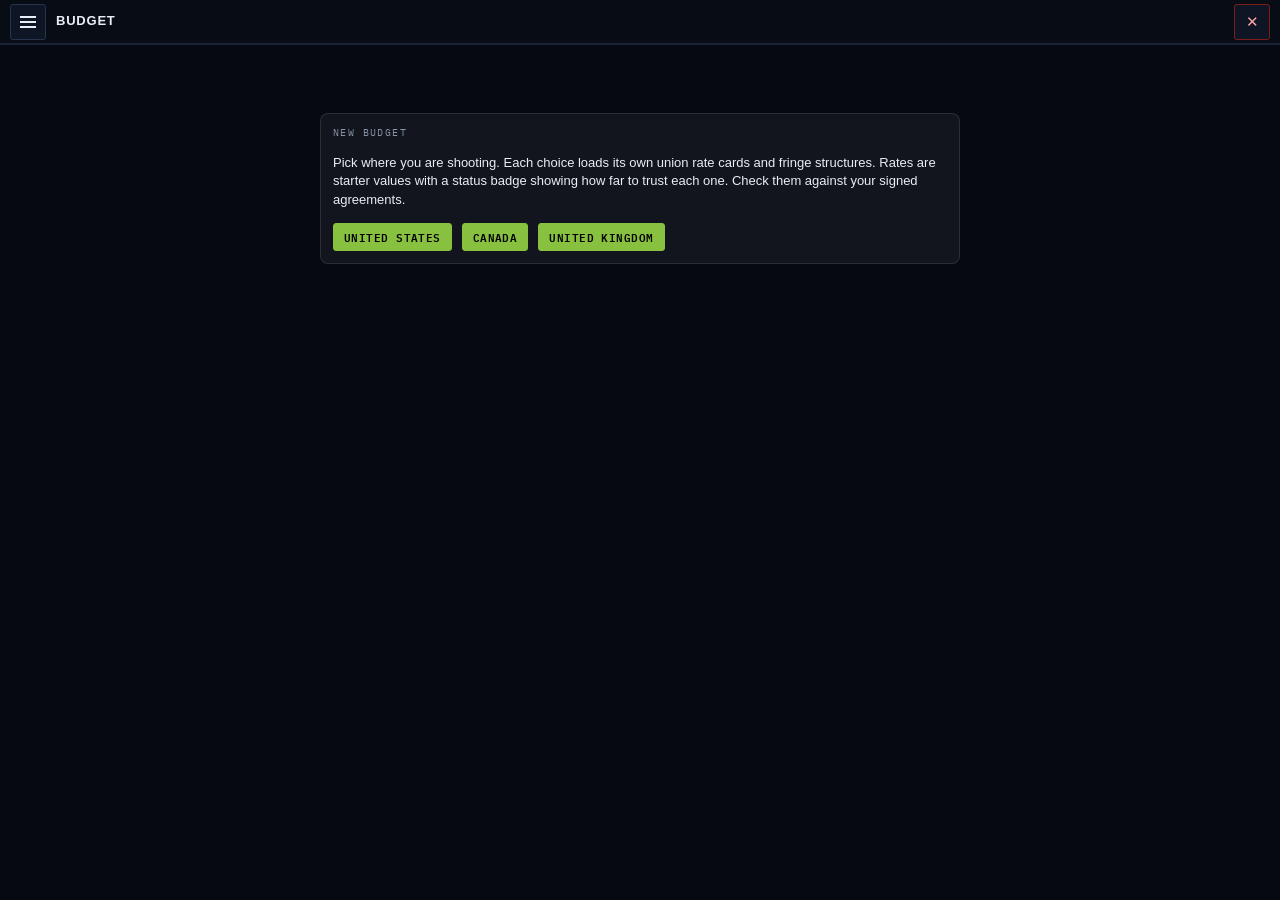
<file: budget.html>
<!DOCTYPE html>
<html lang="en"><head><meta charset="utf-8"><meta name="viewport" content="width=device-width,initial-scale=1">
<title>Budget</title>
<link rel="icon" type="image/svg+xml" href="favicon.svg">
<link rel="manifest" href="manifest.webmanifest"><meta name="theme-color" content="#05070B">
<link href="https://fonts.googleapis.com/css2?family=IBM+Plex+Mono:wght@400;500;700&display=swap" rel="stylesheet">
<style>
:root{--bg:#060911;--bar:#070C15;--line:#1B2436;--line2:#26344E;--tx:#E9EDF5;--mu:#8794A6;--dim:#4A5A70;--lime:#88C13F;--gold:#E5A93C;--bad:#F87171;--ok:#4ADE80}
*{box-sizing:border-box}html,body{margin:0;height:100%}
body{background:var(--bg);color:var(--tx);font:13px/1.45 "Segoe UI",-apple-system,sans-serif;display:flex;flex-direction:column}
.mono,td.n,th.n,input.n{font-family:'IBM Plex Mono',monospace}
button,select,input,textarea{font:inherit;color:inherit}
header{height:44px;flex:0 0 44px;background:var(--bar);border-bottom:1px solid var(--line);display:flex;align-items:center;padding:0 56px;gap:10px}
header h1{font-size:13px;margin:0;font-weight:800;letter-spacing:.06em;text-transform:uppercase}
header small{color:var(--mu);font-family:'IBM Plex Mono',monospace;font-size:11px}
.mbtn{position:fixed;top:4px;width:36px;height:36px;border:1px solid var(--line2);background:#0E1524;display:inline-flex;align-items:center;justify-content:center;cursor:pointer;padding:0;color:var(--tx);text-decoration:none;font-size:15px;z-index:90;border-radius:3px}
#bBurger{left:10px}#bBurger span{display:block;width:16px;height:2px;background:currentColor;box-shadow:0 5px currentColor,0 -5px currentColor}
.xbtn{right:10px;color:#FCA5A5;border-color:#7F1D1D}
#bScrim{display:none;position:fixed;inset:0;background:rgba(0,0,0,.55);z-index:80}
#bSheet{display:none;position:fixed;left:8px;top:52px;width:320px;max-width:calc(100vw - 16px);max-height:calc(100vh - 64px);overflow:auto;background:#0B1220;border:1px solid var(--line2);padding:10px;z-index:85;border-radius:3px}
body.bm #bScrim,body.bm #bSheet{display:block}
#bSheet .btn{display:block;width:100%;text-align:left;margin:0 0 6px;padding:10px 12px}
.btn{background:rgba(255,255,255,.05);border:1px solid var(--line2);border-radius:3px;padding:5px 10px;cursor:pointer;font-family:'IBM Plex Mono',monospace;font-size:11px;font-weight:600;text-transform:uppercase;letter-spacing:.04em;white-space:nowrap}
.btn:hover{border-color:#3a4d72}.btn.g{border-color:#556f2a;color:var(--lime)}.btn.p{background:var(--lime);color:#000;border-color:var(--lime)}.btn.sm{padding:2px 7px;font-size:10px}.btn.d{color:var(--bad);border-color:#5b2626}
nav.tabs{display:flex;gap:2px;padding:0 8px;border-bottom:1px solid var(--line);overflow-x:auto;flex:0 0 auto;background:var(--bar)}
nav.tabs button{background:none;border:0;border-bottom:2px solid transparent;padding:10px 12px;color:var(--mu);font-family:'IBM Plex Mono',monospace;font-weight:700;font-size:11px;letter-spacing:.06em;text-transform:uppercase;cursor:pointer;white-space:nowrap}
nav.tabs button.on{color:var(--tx);border-color:var(--lime)}
main{flex:1;min-height:0;overflow:auto;padding:14px}
.wrap{max-width:1180px;margin:0 auto}
.card{background:rgba(255,255,255,.05);border:1px solid rgba(255,255,255,.1);border-radius:8px;padding:12px;margin-bottom:12px}
.sec{font-family:'IBM Plex Mono',monospace;font-size:10px;letter-spacing:.14em;text-transform:uppercase;color:var(--mu);margin:0 0 8px}
table{border-collapse:collapse;width:100%;font-size:11.5px}
th{font-family:'IBM Plex Mono',monospace;font-size:10px;text-transform:uppercase;letter-spacing:.06em;color:var(--mu);text-align:left;padding:4px 6px;border-bottom:1px solid var(--line2);white-space:nowrap}
td{padding:3px 6px;border-bottom:1px solid var(--line);vertical-align:middle}
td.n,th.n{text-align:right}
tr.sub td{font-weight:700;border-top:1px solid var(--line2);background:rgba(255,255,255,.03)}
tr.grp td{font-family:'IBM Plex Mono',monospace;font-size:10px;letter-spacing:.12em;text-transform:uppercase;color:var(--lime);padding-top:12px;border-bottom:1px solid var(--line2)}
tr.click{cursor:pointer}tr.click:hover td{background:rgba(255,255,255,.04)}
input,select{background:#05070B;border:1px solid var(--line);border-radius:3px;padding:3px 5px;max-width:100%}
input.n{text-align:right;width:84px}input.s{width:52px}input.w{width:100%;min-width:170px}td select[data-f=rateRef]{width:170px}td select[data-f=fringe]{width:110px}
.b{display:inline-block;font-family:'IBM Plex Mono',monospace;font-size:9px;font-weight:700;padding:1px 5px;border-radius:2px;text-transform:uppercase;letter-spacing:.04em}
.b.current{background:#1c3a13;color:#9be07a}.b.older{background:#4a3410;color:#f3c26b}.b.statutory{background:#15304d;color:#8cc4f5}.b.assumed{background:#3b2150;color:#d0a8f0}
.big{font-family:'IBM Plex Mono',monospace;font-size:26px;font-weight:700}
.row{display:flex;gap:10px;flex-wrap:wrap;align-items:center}
.kpi{flex:1;min-width:150px;background:rgba(255,255,255,.05);border:1px solid rgba(255,255,255,.1);border-radius:8px;padding:10px}
.kpi .l{font-family:'IBM Plex Mono',monospace;font-size:10px;text-transform:uppercase;letter-spacing:.1em;color:var(--mu)}
.warn{color:var(--gold);font-size:12px;margin:2px 0}
.mu{color:var(--mu)}.pos{color:var(--bad)}.neg{color:var(--ok)}
.toast{position:fixed;bottom:16px;left:50%;transform:translateX(-50%);background:#111827;border:1px solid var(--lime);padding:8px 14px;z-index:95;display:none;border-radius:3px}
.tw{overflow-x:auto}
@media(max-width:700px){main{padding:8px}.big{font-size:20px}input.n{width:70px}}
@media print{header,nav.tabs,.mbtn,.noprint{display:none!important}body{background:#fff;color:#000;display:block}main{overflow:visible}.card,.kpi{background:#fff;border-color:#bbb}th,.mu{color:#555}td{border-color:#ccc}input,select{border:0;background:none}}
</style>
<style id="ph-touch">button,a,[onclick],select,summary,label{touch-action:manipulation;-webkit-tap-highlight-color:transparent}@media (pointer:coarse){.btn,button.btn{min-height:40px}input,select{font-size:16px;min-height:34px}}</style>
</head><body>
<button class="mbtn" id="bBurger" aria-label="Menu"><span></span></button>
<header><h1>Budget</h1><small id="hSub"></small></header>
<a class="mbtn xbtn" href="filmhub.html" aria-label="Close" title="Close and go back to filmHUB. Your budget stays in this browser.">&#10005;</a>
<div id="bScrim"></div>
<div id="bSheet" role="dialog" aria-label="Budget menu">
  <button class="btn" data-a="starter">Fill with starter budget</button>
  <button class="btn" data-a="pull">Pull days and cast from filmHUB</button>
  <button class="btn" data-a="snap">Save scenario</button>
  <button class="btn" data-a="csv">Export CSV</button>
  <button class="btn" data-a="print">Print / save PDF</button>
  <button class="btn d" data-a="reset">Start a new budget</button>
  <a class="btn" href="filmhub.html" style="text-decoration:none;text-align:center">Back to filmHUB</a>
</div>
<nav class="tabs" id="tabs"></nav>
<main id="main"></main>
<div class="toast" id="toast"></div>
<script src="lib/screenplay.js"></script>
<script src="lib/budget-data.js"></script>
<script src="lib/budget-core.js"></script>
<script>
(function(){
'use strict';
var B=window.PHBud,D=window.PHBudgetData,$=function(i){return document.getElementById(i)};
var S=B.load(),tab='top',cur='1100';
var TABS=[['top','Top sheet'],['acc','Accounts'],['rates','Rates'],['fr','Fringes'],['set','Setup'],['scn','Scenarios']];
function esc(s){return String(s==null?'':s).replace(/[&<>"]/g,function(c){return{'&':'&amp;','<':'&lt;','>':'&gt;','"':'&quot;'}[c]})}
function toast(t){var e=$('toast');e.textContent=t;e.style.display='block';clearTimeout(toast.t);toast.t=setTimeout(function(){e.style.display='none'},2600)}
function m(v){var c=S.meta.ccy;v=Math.round(v||0);return (v<0?'-':'')+c+Math.abs(v).toLocaleString('en-US')}
function m2(v){return S.meta.ccy+(v||0).toLocaleString('en-US',{minimumFractionDigits:2,maximumFractionDigits:2})}
function persist(){B.save(S)}
function num(v){v=parseFloat(v);return isFinite(v)?v:0}

function startScreen(){
  $('main').innerHTML='<div class="wrap" style="max-width:640px;margin-top:6vh"><div class="card"><div class="sec">New budget</div><p>Pick where you are shooting. Each choice loads its own union rate cards and fringe structures. Rates are starter values with a status badge showing how far to trust each one. Check them against your signed agreements.</p><div class="row"><button class="btn p" data-new="US">United States</button><button class="btn p" data-new="CA">Canada</button><button class="btn p" data-new="UK">United Kingdom</button></div></div></div>';
}
function create(region,fill){S=B.fresh(region);var p=B.fromProject();if(p.shootDays)S.globals.shootDays=p.shootDays;if(fill&&region==='US')B.starter(S);B.relink(S);persist();cur=S.accounts[0].no;tab='top';render()}

function render(){
  if(!S){$('tabs').innerHTML='';$('hSub').textContent='';startScreen();return}
  $('hSub').textContent=(S.meta.title||'Untitled')+' / '+S.meta.region;
  $('tabs').innerHTML=TABS.map(function(t){return '<button data-t="'+t[0]+'" class="'+(t[0]===tab?'on':'')+'">'+t[1]+'</button>'}).join('');
  var C=B.calc(S),h='';
  if(tab==='top')h=vTop(C);else if(tab==='acc')h=vAcc(C);else if(tab==='rates')h=vRates();else if(tab==='fr')h=vFr();else if(tab==='set')h=vSet();else h=vScn(C);
  var st=$('main').scrollTop;$('main').innerHTML='<div class="wrap">'+h+'</div>';$('main').scrollTop=st;
}
function vTop(C){
  var h='<div class="row" style="margin-bottom:12px"><div class="kpi"><div class="l">Grand total</div><div class="big">'+m(C.grand)+'</div></div><div class="kpi"><div class="l">Above the line</div><div class="mono">'+m(C.groups.ATL)+'</div></div><div class="kpi"><div class="l">Below the line</div><div class="mono">'+m(C.groups.BTL)+'</div></div><div class="kpi"><div class="l">Post</div><div class="mono">'+m(C.groups.POST)+'</div></div><div class="kpi"><div class="l">Other</div><div class="mono">'+m(C.groups.OTHER)+'</div></div><div class="kpi"><div class="l">Fringes in total</div><div class="mono">'+m(C.fringes)+'</div></div></div>';
  if(C.warnings.length)h+='<div class="card"><div class="sec">Check these</div>'+C.warnings.slice(0,12).map(function(w){return '<div class="warn">'+esc(w)+'</div>'}).join('')+(C.warnings.length>12?'<div class="mu">and '+(C.warnings.length-12)+' more</div>':'')+'</div>';
  h+='<div class="card tw"><table><tr><th>Acct</th><th>Name</th><th class="n">Lines</th><th class="n">Fringes</th><th class="n">Total</th></tr>';
  var g='';C.accounts.forEach(function(A){if(A.group!==g){g=A.group;h+='<tr class="grp"><td colspan="5">'+({ATL:'Above the line',BTL:'Below the line',POST:'Post-production',OTHER:'Other'}[g]||g)+'</td></tr>'}
    h+='<tr class="click" data-acc="'+A.no+'"><td class="n">'+A.no+'</td><td>'+esc(A.name)+'</td><td class="n">'+A.lines.length+'</td><td class="n">'+m(A.fringe)+'</td><td class="n">'+m(A.total)+'</td></tr>'});
  return h+'<tr class="sub"><td></td><td>GRAND TOTAL</td><td></td><td class="n">'+m(C.fringes)+'</td><td class="n">'+m(C.grand)+'</td></tr></table></div>';
}
function rateOpts(sel){var by={};S.rates.forEach(function(r){(by[r.agreement]=by[r.agreement]||[]).push(r)});var o='<option value="">Rate card...</option>';Object.keys(by).forEach(function(k){o+='<optgroup label="'+esc(k)+'">'+by[k].map(function(r){return '<option value="'+r.id+'"'+(r.id===sel?' selected':'')+'>'+esc(r.name)+' ('+S.meta.ccy+r.rate+'/'+r.unit+')'+(r.status!=='current'?' ['+r.status+']':'')+'</option>'}).join('')+'</optgroup>'});return o}
function frOpts(sel){return '<option value="">No fringe</option>'+Object.keys(S.fringes).map(function(k){return '<option value="'+k+'"'+(k===sel?' selected':'')+'>'+esc(S.fringes[k].name)+'</option>'}).join('')}
function vAcc(C){
  var A=C.accounts.filter(function(x){return x.no===cur})[0]||C.accounts[0];cur=A.no;
  var h='<div class="row" style="margin-bottom:10px"><select id="accSel">'+C.accounts.map(function(x){return '<option value="'+x.no+'"'+(x.no===cur?' selected':'')+'>'+x.no+'  '+esc(x.name)+'  ('+m(x.total)+')</option>'}).join('')+'</select><button class="btn g" data-add="line">Add line</button><button class="btn" data-add="pct">Add % line</button><span class="mu mono">Account total '+m(A.total)+'</span></div>';
  h+='<div class="card tw"><table><tr><th>Description</th><th>Rate card</th><th class="n">Qty</th><th>Qty from</th><th>Unit</th><th class="n">x</th><th class="n">Rate</th><th class="n">Hrs/day</th><th>OT</th><th>Fringe</th><th class="n">Wages</th><th class="n">Overtime</th><th class="n">Fringes</th><th class="n">Total</th><th></th></tr>';
  A.lines.forEach(function(x){var l=x.line,p=l.unit==='pct',id=l.id;
    h+='<tr data-id="'+id+'"><td><input class="w" data-f="desc" value="'+esc(l.desc)+'">'+(l.note?'<div class="mu" style="font-size:10px">'+esc(l.note)+'</div>':'')+'</td>'
     +'<td>'+(p?'':'<select data-f="rateRef">'+rateOpts(l.rateRef)+'</select>')+'</td>'
     +'<td class="n">'+(p?'':'<input class="n" data-f="qty" value="'+esc(l.qtyVar?x.c.qty:l.qty)+'">')+'</td>'
     +'<td>'+(p?'':'<input class="w" style="min-width:90px" data-f="qtyVar" placeholder="e.g. shootWeeks" value="'+esc(l.qtyVar)+'">')+'</td>'
     +'<td><select data-f="unit">'+B.UNITS.map(function(u){return '<option'+(u===l.unit?' selected':'')+'>'+u+'</option>'}).join('')+'</select></td>'
     +'<td class="n">'+(p?'':'<input class="n s" data-f="mult" value="'+esc(l.mult)+'">')+'</td>'
     +'<td class="n"><input class="n" data-f="rate" value="'+esc(l.rate)+'">'+(p?' %':'')+'</td>'
     +'<td class="n">'+(p?'<input class="w" style="min-width:100px" data-f="basis" value="'+esc(l.basis||'ATL+BTL+POST')+'">':'<input class="n s" data-f="hours" placeholder="'+C.V.hoursPerDay+'" value="'+esc(l.hours)+'">')+'</td>'
     +'<td>'+(p?'':'<input type="checkbox" data-f="ot"'+(l.ot?' checked':'')+'>')+'</td>'
     +'<td>'+(p?'':'<select data-f="fringe">'+frOpts(l.fringe)+'</select>')+'</td>'
     +'<td class="n">'+m(x.c.base)+'</td><td class="n">'+m(x.c.ot)+'</td><td class="n" title="'+esc(x.c.fr.map(function(f){return f.name+': '+m(f.amount)}).join('\n'))+'">'+m(x.c.fringe)+'</td><td class="n"><b>'+m(x.c.total)+'</b></td><td><button class="btn sm d" data-del="'+id+'">x</button></td></tr>'});
  if(!A.lines.length)h+='<tr><td colspan="15" class="mu">No lines in this account yet.</td></tr>';
  return h+'<tr class="sub"><td colspan="10">'+esc(A.name)+'</td><td class="n">'+m(A.sub)+'</td><td class="n">'+m(A.ot)+'</td><td class="n">'+m(A.fringe)+'</td><td class="n">'+m(A.total)+'</td><td></td></tr></table></div><div class="mu" style="font-size:11px">Quantity can come from a variable such as shootWeeks, or a sum like prepWeeks+shootWeeks. A rate card sets the rate, unit and fringe, and later edits to that card flow into every linked line.</div>';
}
function vRates(){
  var h='<div class="card tw"><div class="sec">Rate cards ('+S.rates.length+') - edit any rate; linked lines follow</div><table><tr><th>Agreement</th><th>Role</th><th>Unit</th><th class="n">Rate</th><th>Fringe</th><th>Status</th><th>Source</th><th></th></tr>';
  S.rates.forEach(function(r){h+='<tr data-rid="'+r.id+'"><td>'+esc(r.agreement)+'</td><td><input class="w" data-rf="name" value="'+esc(r.name)+'"></td><td>'+esc(r.unit)+'</td><td class="n"><input class="n" data-rf="rate" value="'+esc(r.rate)+'"></td><td>'+esc(r.fringe||'')+'</td><td><span class="b '+r.status+'">'+r.status+'</span></td><td class="mu" style="font-size:10px;max-width:240px">'+esc(r.source||'')+(r.note?' - '+esc(r.note):'')+'</td><td>'+(/^c-/.test(r.id)?'<button class="btn sm d" data-delrate="'+r.id+'">x</button>':'')+'</td></tr>'});
  return h+'</table></div><div class="card"><div class="sec">Add your own rate</div><div class="row"><input id="nrName" placeholder="Role" class="w" style="max-width:240px"><select id="nrUnit"><option>day</option><option>week</option><option>hour</option><option>flat</option></select><input id="nrRate" class="n" placeholder="Rate"><select id="nrFr">'+frOpts('')+'</select><button class="btn g" data-a2="addrate">Add</button></div></div><div class="card mu" style="font-size:12px">Status: <span class="b current">current</span> from a published rate sheet. <span class="b older">older</span> published but an earlier contract year. <span class="b statutory">statutory</span> set by law, confirm for your state. <span class="b assumed">assumed</span> a working estimate. Rates version '+esc(D.version)+'. These are starting points and do not replace the signed agreement.</div>';
}
function vFr(){
  var h='';Object.keys(S.fringes).forEach(function(k){var g=S.fringes[k];if(!g.items||!g.items.length)return;
    h+='<div class="card tw"><div class="sec">'+esc(g.name)+' ('+k+')</div><table><tr><th>Item</th><th>Type</th><th class="n">Value</th><th class="n">Cap per person</th><th>Status</th></tr>';
    g.items.forEach(function(it,i){h+='<tr data-fg="'+k+'" data-i="'+i+'"><td>'+esc(it.name)+'</td><td>'+({pct:'% of wages',hourly:'per hour worked',flat:'flat'}[it.kind]||it.kind)+'</td><td class="n"><input class="n" data-ff="v" value="'+esc(it.v)+'"></td><td class="n">'+(it.kind==='pct'?'<input class="n" data-ff="cap" value="'+esc(it.cap||0)+'">':'')+'</td><td><span class="b '+it.status+'">'+it.status+'</span></td></tr>'});
    h+='</table></div>'});
  return h;
}
function vSet(){
  var g=S.globals,h='<div class="card"><div class="sec">Project</div><div class="row"><label>Title <input id="sTitle" class="w" style="max-width:260px" value="'+esc(S.meta.title)+'"></label></div></div>';
  h+='<div class="card"><div class="sec">Schedule drives the quantities</div><div class="row">';
  [['shootDays','Shoot days'],['prepWeeks','Prep weeks'],['wrapWeeks','Wrap weeks'],['postWeeks','Post weeks'],['hoursPerDay','Hours per day'],['daysPerWeek','Days per week']].forEach(function(f){h+='<label>'+f[1]+'<br><input class="n" data-g="'+f[0]+'" value="'+esc(g[f[0]])+'"></label>'});
  h+='</div><p class="mu">Shoot weeks work out to '+B.varsOf(S).shootWeeks+'. <button class="btn sm g" data-a2="pull">Pull from filmHUB</button></p></div>';
  h+='<div class="card"><div class="sec">Your own variables</div>'+Object.keys(g.vars||{}).map(function(k){return '<div class="row" style="margin-bottom:4px"><span class="mono" style="min-width:120px">'+esc(k)+'</span><input class="n" data-v="'+esc(k)+'" value="'+esc(g.vars[k])+'"><button class="btn sm d" data-delv="'+esc(k)+'">x</button></div>'}).join('')+'<div class="row"><input id="nvName" placeholder="name e.g. nightShoots"><input id="nvVal" class="n" placeholder="value"><button class="btn g" data-a2="addvar">Add</button></div></div>';
  var o=S.ot;h+='<div class="card"><div class="sec">Overtime rules</div><div class="row">';
  [['straightHours','Straight hours'],['ot1Mult','OT multiplier'],['ot1Until','Until hour'],['ot2Mult','Double-time x'],['weeklyHours','Weekly hours'],['weeklyOT','Weekly OT x']].forEach(function(f){h+='<label>'+f[1]+'<br><input class="n" data-o="'+f[0]+'" value="'+esc(o[f[0]])+'"></label>'});
  return h+'</div></div>';
}
function vScn(C){
  var v=B.versions(),h='<div class="card"><div class="sec">Scenarios</div><div class="row"><input id="snName" placeholder="Name e.g. Lean 18 days" class="w" style="max-width:260px"><button class="btn g" data-a2="snap">Save current as scenario</button></div></div>';
  if(!v.length)return h+'<div class="mu">No scenarios saved yet.</div>';
  h+='<div class="card tw"><table><tr><th>Name</th><th>Saved</th><th class="n">Total</th><th class="n">vs now</th><th></th></tr>';
  v.forEach(function(x,i){var t=B.calc(x.state).grand;h+='<tr><td>'+esc(x.name)+'</td><td class="mu">'+new Date(x.ts).toLocaleString()+'</td><td class="n">'+m(t)+'</td><td class="n '+(C.grand-t>0?'pos':'neg')+'">'+m(C.grand-t)+'</td><td><button class="btn sm" data-cmp="'+i+'">Compare</button> <button class="btn sm" data-rest="'+i+'">Restore</button></td></tr>'});
  h+='</table></div>';
  if(window.__cmp!=null&&v[window.__cmp]){var R=B.compare(v[window.__cmp].state,S);h+='<div class="card tw"><div class="sec">Changes from "'+esc(v[window.__cmp].name)+'" to now: '+m(R.d)+'</div><table><tr><th>Acct</th><th>Name</th><th class="n">Then</th><th class="n">Now</th><th class="n">Change</th></tr>'+R.rows.map(function(r){return '<tr><td>'+r.no+'</td><td>'+esc(r.name)+'</td><td class="n">'+m(r.a)+'</td><td class="n">'+m(r.b)+'</td><td class="n">'+m(r.d)+'</td></tr>'}).join('')+'</table></div>'}
  return h;
}
function lineOf(id){var f=null;S.accounts.forEach(function(a){a.lines.forEach(function(l){if(l.id===id)f=l})});return f}
function csvOut(){var rows=B.toCSV(S);var t=rows.map(function(r){return r.map(function(c){c=String(c==null?'':c);return /[",\n]/.test(c)?'"'+c.replace(/"/g,'""')+'"':c}).join(',')}).join('\r\n');var a=document.createElement('a');a.href=URL.createObjectURL(new Blob([t],{type:'text/csv'}));a.download=((S.meta.title||'budget').replace(/[^\w\- ]+/g,'')||'budget')+'-budget.csv';document.body.appendChild(a);a.click();setTimeout(function(){URL.revokeObjectURL(a.href);a.remove()},500)}
function pull(){var p=B.fromProject();if(!p.shootDays&&!p.scenes){toast('Nothing to pull yet: build a schedule in filmHUB first.');return}if(p.shootDays)S.globals.shootDays=p.shootDays;S.globals.vars=S.globals.vars||{};if(p.cast)S.globals.vars.castCount=p.cast;if(p.locations)S.globals.vars.locations=p.locations;if(p.scenes)S.globals.vars.scenes=p.scenes;persist();render();toast('Pulled '+p.shootDays+' shoot days, '+p.cast+' cast, '+p.locations+' locations')}
function menu(on){document.body.classList.toggle('bm',on)}

document.addEventListener('click',function(e){
  var t=e.target.closest('button,tr.click,[data-new]');if(!t)return;
  if(t.id==='bBurger'){menu(!document.body.classList.contains('bm'));return}
  if(t.dataset.new){create(t.dataset.new,true);return}
  if(t.dataset.a){menu(false);var a=t.dataset.a;
    if(!S&&a!=='x'){toast('Start a budget first');return}
    if(a==='starter'){if(S.meta.region!=='US'){toast('The starter budget is for the US set. Add lines from the rate cards instead.');return}B.starter(S);B.relink(S);persist();tab='top';render();toast('Starter budget added. Zero-rate lines need your numbers.')}
    else if(a==='pull')pull();else if(a==='snap'){var n=window.prompt('Name this scenario');if(n){B.saveVersion(S,n);toast('Saved')}}
    else if(a==='csv')csvOut();else if(a==='print')window.print();
    else if(a==='reset'){if(window.confirm('Start a new budget? The current one is kept as a scenario.')){B.saveVersion(S,'Before new budget');S=null;try{localStorage.removeItem(B.KEY)}catch(x){}render()}}
    return}
  if(!S)return;
  if(t.dataset.t){tab=t.dataset.t;render();return}
  if(t.dataset.acc){cur=t.dataset.acc;tab='acc';render();return}
  if(t.dataset.add){var A=B.acct(S,cur);A.lines.push(t.dataset.add==='pct'?B.newLine({desc:'Percentage line',unit:'pct',rate:0,basis:'ATL+BTL+POST',fringe:''}):B.newLine({desc:'',unit:'day',fringe:''}));persist();render();return}
  if(t.dataset.del){S.accounts.forEach(function(a){a.lines=a.lines.filter(function(l){return l.id!==t.dataset.del})});persist();render();return}
  if(t.dataset.delrate){S.rates=S.rates.filter(function(r){return r.id!==t.dataset.delrate});persist();render();return}
  if(t.dataset.delv){delete S.globals.vars[t.dataset.delv];persist();render();return}
  if(t.dataset.cmp){window.__cmp=+t.dataset.cmp;render();return}
  if(t.dataset.rest){var v=B.versions()[+t.dataset.rest];if(v&&window.confirm('Replace the current budget with "'+v.name+'"?')){S=B.clone(v.state);persist();render()}return}
  var a2=t.dataset.a2;
  if(a2==='pull')pull();
  else if(a2==='snap'){var nm=($('snName')||{}).value||'Scenario';B.saveVersion(S,nm);render();toast('Saved')}
  else if(a2==='addvar'){var k=($('nvName').value||'').replace(/[^\w]/g,'');if(k){S.globals.vars=S.globals.vars||{};S.globals.vars[k]=num($('nvVal').value);persist();render()}}
  else if(a2==='addrate'){var nm2=$('nrName').value.trim();if(nm2){S.rates.push({id:'c-'+B.uid(),region:S.meta.region,agreement:'Custom',name:nm2,unit:$('nrUnit').value,rate:num($('nrRate').value),fringe:$('nrFr').value,source:'Entered by you',status:'assumed'});persist();render()}}
});
$('bScrim').addEventListener('click',function(){menu(false)});
document.addEventListener('change',function(e){
  var el=e.target;if(!S)return;
  if(el.id==='accSel'){cur=el.value;render();return}
  if(el.id==='sTitle'){S.meta.title=el.value;persist();render();return}
  var tr=el.closest('tr');
  if(el.dataset.f&&tr){var l=lineOf(tr.dataset.id);if(!l)return;var f=el.dataset.f,v=el.type==='checkbox'?el.checked:el.value;
    if(f==='rateRef'){if(v)B.applyRate(S,l,v);else l.rateRef=''}
    else{if(f==='qty'){l.qtyVar='';v=num(v)}else if(f==='rate'||f==='mult'){v=num(v);if(f==='rate')l.rateRef=''}l[f]=v;if(f==='unit'&&v==='pct'&&!l.basis)l.basis='ATL+BTL+POST'}
    persist();render();return}
  if(el.dataset.rf&&tr){var r=B.rateById(S,tr.dataset.rid);if(r){r[el.dataset.rf]=el.dataset.rf==='rate'?num(el.value):el.value;r.status='assumed';B.relink(S);persist();render()}return}
  if(el.dataset.ff&&tr){var it=S.fringes[tr.dataset.fg].items[+tr.dataset.i];it[el.dataset.ff]=num(el.value);if(el.dataset.ff==='v')it.status='assumed';persist();render();return}
  if(el.dataset.g){S.globals[el.dataset.g]=num(el.value);persist();render();return}
  if(el.dataset.v){S.globals.vars[el.dataset.v]=num(el.value);persist();render();return}
  if(el.dataset.o){S.ot[el.dataset.o]=num(el.value);persist();render()}
});
render();
if('serviceWorker' in navigator)try{navigator.serviceWorker.register('sw.js')}catch(e){}
})();
</script></body></html>
</file>
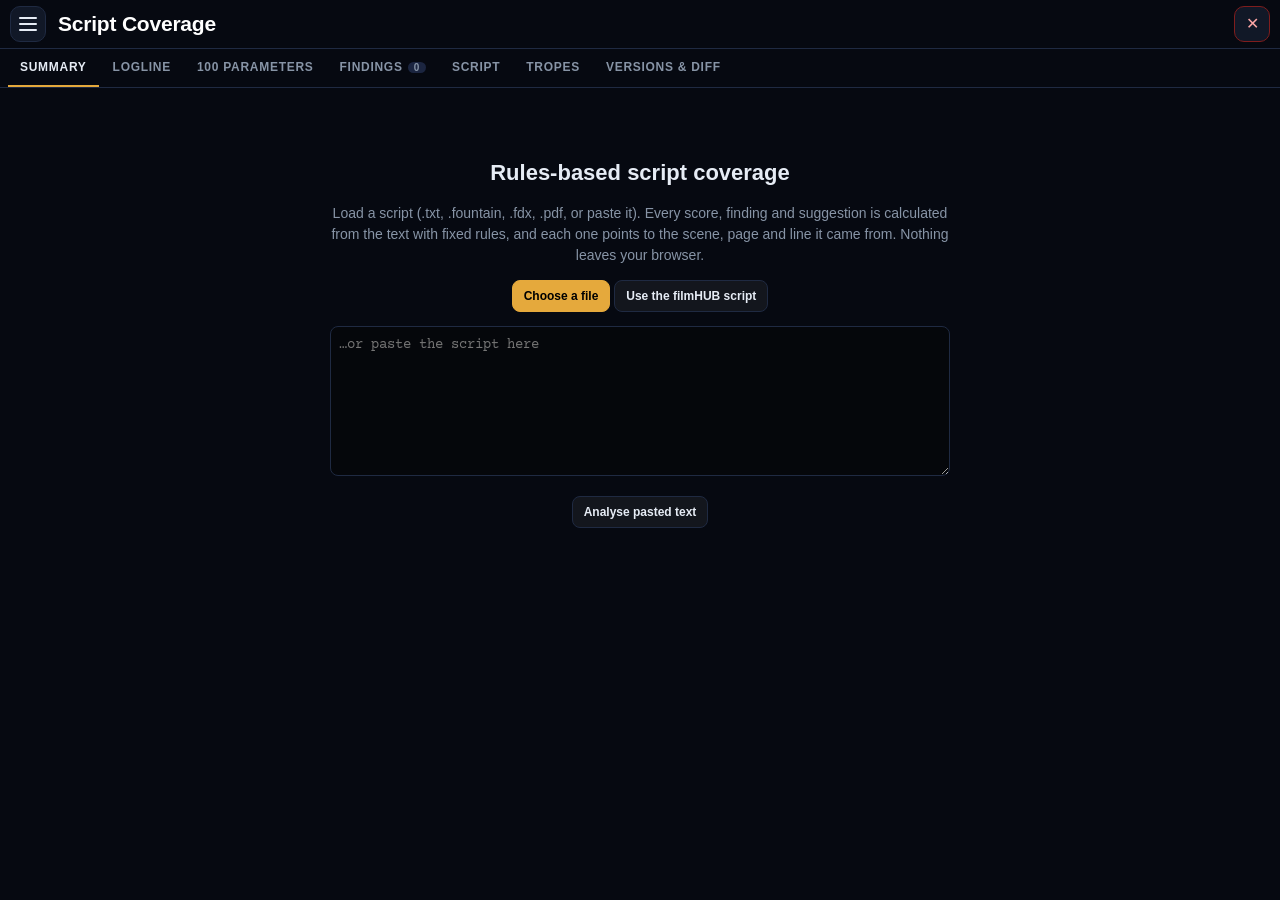
<file: coverage.html>
<!DOCTYPE html>
<html lang="en">
<head>
<meta charset="utf-8">
<meta name="viewport" content="width=device-width,initial-scale=1">
<title>Script Coverage</title>
<link rel="icon" type="image/svg+xml" href="favicon.svg">
<link rel="manifest" href="manifest.webmanifest"><meta name="theme-color" content="#05070B">
<link href="https://fonts.googleapis.com/css2?family=Courier+Prime:wght@400;700&family=IBM+Plex+Mono:wght@400;500;700&family=Inter:wght@400;500;600;700;800&display=swap" rel="stylesheet">
<style>
:root{--bg:#07090F;--p1:#0E1320;--p2:#131A2B;--line:#1F2A42;--tx:#E6ECF5;--mu:#8794A6;--ac:#E5A93C;--gd:#4ADE80;--bd:#F87171;--wn:#FBBF24;--bl:#60A5FA;--pu:#A78BFA}
*{box-sizing:border-box}html,body{margin:0;height:100%}
body{background:var(--bg);color:var(--tx);font:14px/1.5 Inter,system-ui,sans-serif;display:flex;flex-direction:column}
.mono{font-family:'IBM Plex Mono',monospace}
button,select,input,textarea{font:inherit;color:inherit}
header{display:flex;align-items:center;gap:10px;padding:8px 12px;border-bottom:1px solid var(--line);flex-wrap:wrap}
header a.back{color:var(--mu);text-decoration:none;font-size:20px;line-height:1}
header h1{font-size:15px;margin:0;font-weight:800;letter-spacing:.04em;text-transform:uppercase}
header h1 small{color:var(--mu);font-weight:500;margin-left:6px;text-transform:none;letter-spacing:0}
.sp{flex:1}
.btn{background:rgba(255,255,255,.05);border:1px solid var(--line);border-radius:8px;padding:6px 11px;cursor:pointer;font-size:12px;font-weight:600;white-space:nowrap}
.btn:hover{border-color:#34436a}.btn.g{border-color:#7a5a16;color:var(--ac)}.btn.p{background:var(--ac);color:#000;border-color:var(--ac)}.btn.sm{padding:3px 8px;font-size:11px}.btn:disabled{opacity:.4;cursor:default}
nav.tabs{display:flex;gap:2px;padding:0 8px;border-bottom:1px solid var(--line);overflow-x:auto;flex:0 0 auto}
nav.tabs button{background:none;border:0;border-bottom:2px solid transparent;padding:9px 12px;color:var(--mu);font-weight:700;font-size:12px;letter-spacing:.06em;text-transform:uppercase;cursor:pointer;white-space:nowrap}
nav.tabs button.on{color:var(--tx);border-color:var(--ac)}
nav.tabs .n{background:#1b2540;border-radius:9px;padding:0 6px;margin-left:5px;font-size:10px}
main{flex:1;min-height:0;overflow:auto;padding:14px;position:relative}
.wrap{max-width:1100px;margin:0 auto}
.card{background:var(--p1);border:1px solid var(--line);border-radius:12px;padding:14px;margin-bottom:12px}
.card h2{margin:0 0 8px;font-size:12px;letter-spacing:.12em;text-transform:uppercase;color:var(--mu)}
.card h3{margin:12px 0 4px;font-size:13px}
.grid2{display:grid;grid-template-columns:repeat(auto-fit,minmax(300px,1fr));gap:12px}
.big{font-size:64px;font-weight:900;line-height:1}
.chip{display:inline-block;border-radius:6px;padding:1px 7px;font-size:11px;font-weight:700;font-family:'IBM Plex Mono',monospace;background:#1b2540}
.sc{display:inline-block;min-width:34px;text-align:center;border-radius:6px;padding:1px 6px;font:700 12px 'IBM Plex Mono',monospace;color:#000}
.bar{height:8px;border-radius:4px;background:#1b2540;overflow:hidden;margin:4px 0}.bar i{display:block;height:100%}
.cat{display:grid;grid-template-columns:90px 1fr 38px;gap:8px;align-items:center;font-size:13px}
.cite{display:inline-block;margin:2px 4px 2px 0;padding:2px 8px;border:1px solid var(--line);border-radius:14px;background:#0a0f1c;color:var(--bl);font-size:11.5px;cursor:pointer;max-width:100%;text-align:left}
.cite:hover{border-color:var(--bl);background:#0f1730}
.cite b{font-family:'IBM Plex Mono',monospace;color:var(--ac);margin-right:5px}
.mu{color:var(--mu)}.sm{font-size:12px}
.row{padding:8px 0;border-top:1px solid var(--line)}.row:first-child{border:0}
.tip{border-left:3px solid var(--ac);padding:2px 0 2px 9px;margin:5px 0;color:#cbd5e1;font-size:13px}
.pill{display:inline-block;font-size:10px;font-weight:800;letter-spacing:.08em;text-transform:uppercase;border-radius:4px;padding:1px 6px;margin-right:6px}
.pill.fix{background:#14532d;color:#86efac}.pill.warn{background:#713f12;color:#fde68a}.pill.note{background:#1e3a5f;color:#bfdbfe}.pill.trope{background:#4c1d95;color:#ddd6fe}
.filters{display:flex;gap:6px;flex-wrap:wrap;margin-bottom:10px}
.filters button{background:#0E1320;border:1px solid var(--line);border-radius:14px;padding:3px 11px;font-size:12px;cursor:pointer}.filters button.on{background:var(--ac);color:#000;border-color:var(--ac)}
/* script view */
.sv{display:grid;grid-template-columns:200px minmax(0,1fr) 340px;gap:12px;height:100%}
.sv>div{min-height:0;overflow:auto}
.nav .it{display:block;width:100%;text-align:left;background:none;border:0;border-bottom:1px solid #151d33;padding:5px 6px;cursor:pointer;font-size:11px;color:var(--mu)}
.nav .it:hover,.nav .it.on{color:var(--tx);background:#0E1320}.nav .it b{color:var(--ac);font-family:'IBM Plex Mono',monospace;margin-right:5px}
.page{background:#0b0f19;border:1px solid var(--line);border-radius:8px;padding:18px 14px;font-family:'Courier Prime',monospace;font-size:13px;line-height:1.45}
.ln{padding:1px 4px;border-radius:3px;cursor:pointer;position:relative;white-space:pre-wrap;overflow-wrap:anywhere}
.ln:hover{background:#121a2e}
.ln.scn{font-weight:700;text-transform:uppercase;margin-top:16px}
.ln.chr{margin-left:34%;font-weight:700;text-transform:uppercase;margin-top:9px}
.ln.par{margin-left:26%;color:#9CA3AF;font-style:italic}.ln.dlg{margin:0 14% 0 20%}.ln.trn{text-align:right;font-weight:700;margin-top:8px}.ln.pbk{margin-top:9px}
.ln.i-fix{box-shadow:inset 3px 0 #4ade80}.ln.i-warn{box-shadow:inset 3px 0 #fbbf24}.ln.i-note{box-shadow:inset 3px 0 #60a5fa}.ln.i-trope{box-shadow:inset 3px 0 #a78bfa}
.ln.sel{background:#3a2d0b!important;outline:1px solid var(--ac)}
.ln .pg{position:absolute;right:2px;top:0;font:10px 'IBM Plex Mono',monospace;color:#3d4a68}
.panel{background:var(--p1);border:1px solid var(--line);border-radius:10px;padding:12px}
.panel h3{margin:0 0 4px}
textarea.ed{width:100%;min-height:70px;background:#05070B;border:1px solid var(--line);border-radius:6px;padding:7px;font-family:'Courier Prime',monospace;font-size:13px}
input.tx,select.tx{background:#05070B;border:1px solid var(--line);border-radius:6px;padding:6px 8px;width:100%}
.sug{border:1px solid var(--line);border-radius:8px;padding:8px;margin:6px 0;background:#0a0f1c}
.sug .pv{font:12px 'Courier Prime',monospace;margin:4px 0;color:#cbd5e1;white-space:pre-wrap}
del{background:#4c1519;color:#fecaca;text-decoration:line-through}ins{background:#14391f;color:#bbf7d0;text-decoration:none}
.dh{border:1px solid var(--line);border-radius:8px;margin:6px 0;background:#0a0f1c}.dh summary{cursor:pointer;padding:6px 10px;font-size:12px}
.dl2{font:12px 'Courier Prime',monospace;padding:1px 10px;white-space:pre-wrap}.dl2.a{background:#10301b}.dl2.r{background:#35161a}
.modal{position:fixed;inset:0;background:rgba(0,0,0,.65);z-index:60;display:flex;align-items:center;justify-content:center;padding:14px}.modal>div{background:var(--p1);border:1px solid var(--line);border-radius:12px;max-width:760px;width:100%;max-height:88vh;overflow:auto;padding:16px}
.toast{position:fixed;bottom:16px;left:50%;transform:translateX(-50%);background:#111827;border:1px solid var(--ac);padding:8px 14px;border-radius:8px;z-index:50;display:none}
.empty{max-width:620px;margin:6vh auto;text-align:center}
.empty textarea{width:100%;height:150px;background:#05070B;border:1px solid var(--line);border-radius:8px;padding:8px;font-family:'Courier Prime',monospace}
@media(max-width:1000px){.sv{grid-template-columns:minmax(0,1fr);height:auto}.sv>div{overflow:visible}.nav{display:none}.panel{position:sticky;bottom:0;max-height:55vh;overflow:auto;z-index:5}}
@media print{header,nav.tabs,.noprint{display:none!important}body{background:#fff;color:#000;display:block}main{overflow:visible}.card,.panel{background:#fff;border-color:#bbb}.mu{color:#555}}

header{padding-left:58px;padding-right:56px;min-height:48px}
.mbtn{position:fixed;top:6px;width:36px;height:36px;border-radius:10px;border:1px solid var(--line);background:#111827;display:inline-flex;align-items:center;justify-content:center;cursor:pointer;padding:0;color:var(--tx);z-index:70;text-decoration:none;font-size:16px}
#cvBurger{left:10px}#cvBurger span{display:block;width:18px;height:2px;background:currentColor;border-radius:1px;box-shadow:0 6px currentColor,0 -6px currentColor}
.xbtn{right:10px;color:#FCA5A5;border-color:#7F1D1D}
#cvScrim{display:none;position:fixed;inset:0;background:rgba(0,0,0,.55);z-index:80}
#cvSheet{display:none;position:fixed;left:8px;top:52px;width:340px;max-width:calc(100vw - 16px);max-height:calc(100vh - 64px);overflow:auto;background:#111827;border:1px solid #1F2A42;border-radius:12px;padding:12px;z-index:90;box-shadow:0 20px 45px rgba(0,0,0,.8)}
#cvSheet .btn,#cvSheet select{display:block;width:100%;text-align:left;margin:0 0 6px;padding:10px 12px;font-size:13px}
body.cvm #cvScrim,body.cvm #cvSheet{display:block}
</style>
<style id="ph-touch">button,a,[onclick],select,summary,label{touch-action:manipulation;-webkit-tap-highlight-color:transparent}@media (pointer:coarse){.btn,button.btn{min-height:40px}#cvSheet button,#cvSheet select{min-height:44px}#phx button{min-height:44px}#phx input,#phx select,#cvSheet input,#cvSheet select,.modal input,.modal select,.modal textarea,#fIn,#ePaste,#ePasteGo~textarea{font-size:16px}textarea{font-size:max(16px,1em)}}</style><link rel="stylesheet" href="lib/hubstyle.css"></head>
<body>
<header>
  <button class="mbtn" id="cvBurger" aria-label="Menu" title="Menu"><span></span></button>
  <h1>Script Coverage <small id="hTitle"></small></h1>
  <a class="mbtn xbtn" id="cvClose" href="filmhub.html" aria-label="Close" title="Close and go back to filmHUB. Your saved versions stay in this browser.">&#10005;</a>
</header>
<div id="cvScrim"></div>
<div id="cvSheet" role="dialog" aria-label="Script coverage menu">
  <div class="mu sm" style="margin:0 2px 8px">Format</div>
  <select id="fmtSel" class="tx" title="Format for page-count and structure checks"><option value="FEATURE">Feature</option><option value="PILOT">TV pilot</option><option value="TV60">TV 60 min</option><option value="TV30">TV 30 min</option><option value="SHORT">Short</option></select>
  <button class="btn g" id="bLoad">Load script</button>
  <button class="btn" id="bHub">From filmHUB</button>
  <button class="btn" id="bFmt" disabled>Auto-format</button>
  <button class="btn" id="bSave" disabled>Save version</button>
  <button class="btn" id="bUndo" disabled>Undo</button>
  <button class="btn" id="bExp" disabled>Export</button>
  <a class="btn" href="filmhub.html" style="text-decoration:none;text-align:center">Back to filmHUB</a>
  <input type="file" id="fIn" accept=".txt,.fountain,.fdx,.pdf,.json,.html,.htm" style="display:none">
</div>
<nav class="tabs" id="tabs"></nav>
<main id="main"></main>
<div class="toast" id="toast"></div>
<script src="lib/autotag.js"></script>
<script src="lib/screenplay.js"></script>
<script src="lib/cov-core.js"></script>
<script src="lib/cov-measures.js"></script>
<script src="lib/cov-tropes.js"></script>
<script src="lib/cov-params.js"></script>
<script src="lib/cov-repair.js"></script>
<script src="lib/cov-report.js"></script>
<script src="lib/cov-diff.js"></script>
<script>
(function(){
'use strict';
var C=window.PHCov,U=C.util,$=function(i){return document.getElementById(i)};
var S={raw:'',R:null,tab:'summary',undo:[],versions:[],sel:null,sIdx:null,filter:{cat:'All',sev:'All'},dismissed:{},notes:[],diff:null,cmp:null,vA:'',vB:'',base:null};
var TABS=[['summary','Summary'],['logline','Logline'],['params','100 Parameters'],['findings','Findings'],['script','Script'],['tropes','Tropes'],['versions','Versions & diff']];
function esc(s){return String(s==null?'':s).replace(/[&<>"]/g,function(c){return {'&':'&amp;','<':'&lt;','>':'&gt;','"':'&quot;'}[c]})}
function toast(t){var e=$('toast');e.textContent=t;e.style.display='block';clearTimeout(toast.t);toast.t=setTimeout(function(){e.style.display='none'},2600)}
function col(s){if(s==null)return'#3d4a68';return s>=8?'#4ADE80':s>=7?'#A3E635':s>=6?'#FBBF24':s>=4?'#FB923C':'#F87171'}
function chip(s){return '<span class="sc" style="background:'+col(s)+'">'+(s==null?'n/a':(+s).toFixed(1))+'</span>'}
function ask(t){return window.prompt(t)}

/* ---------- storage: IndexedDB with in-memory fallback ---------- */
var DB=null,MEM=[];
function dbOpen(){return new Promise(function(res){try{var r=indexedDB.open('prohub_cov_v1',1);r.onupgradeneeded=function(){r.result.createObjectStore('v',{keyPath:'id'})};r.onsuccess=function(){DB=r.result;res()};r.onerror=function(){res()}}catch(e){res()}})}
function dbAll(){return new Promise(function(res){if(!DB)return res(MEM.slice());try{var q=DB.transaction('v').objectStore('v').getAll();q.onsuccess=function(){res(q.result||[])};q.onerror=function(){res([])}}catch(e){res([])}})}
function dbPut(o){return new Promise(function(res){if(!DB){MEM=MEM.filter(function(x){return x.id!==o.id}).concat([o]);return res()}try{var t=DB.transaction('v','readwrite');t.objectStore('v').put(o);t.oncomplete=res;t.onerror=res}catch(e){res()}})}
function dbDel(id){return new Promise(function(res){if(!DB){MEM=MEM.filter(function(x){return x.id!==id});return res()}try{var t=DB.transaction('v','readwrite');t.objectStore('v').delete(id);t.oncomplete=res;t.onerror=res}catch(e){res()}})}
function loadVersions(){return dbAll().then(function(a){S.versions=a.sort(function(x,y){return x.ts-y.ts});})}

/* ---------- running the analysis ---------- */
function analyze(raw,keepTab){
  var pr=C.prepare(raw,{skip:S.rep&&S.rep.skip,on:S.rep&&S.rep.on});if(pr.changed){raw=pr.text;setTimeout(function(){var rp=pr.repair;toast((pr.counts?'Run-on text detected: split into '+pr.counts.speeches+' speeches, '+pr.counts.actions+' action paragraphs. ':'')+(rp&&rp.total?'Cleaned up '+rp.total+' import problems (see Auto-format \u2192 Clean-up rules).':''))},400)}
  S.raw=raw;$('main').innerHTML='<div class="empty mu">Reading the script…</div>';
  return new Promise(function(res){setTimeout(function(){
    try{S.R=C.analyze(raw,{format:$('fmtSel').value});}catch(e){console.error(e);$('main').innerHTML='<div class="empty"><b>Could not read this script.</b><div class="mu sm">'+esc(e.message)+'</div></div>';return res();}
    S.sel=null;S.sIdx=null;
    $('hTitle').textContent=S.R.m.meta.title||'';
    ['bSave','bExp','bFmt'].forEach(function(i){$(i).disabled=false});$('bUndo').disabled=!S.undo.length;
    tabs();render();res();
  },30)});
}
function tabs(){
  var R=S.R,nf=R?R.issues.filter(function(i){return i.sev!=='trope'&&!S.dismissed[key(i)]}).length:0;
  $('tabs').innerHTML=TABS.map(function(t){var n=t[0]==='findings'?'<span class="n">'+nf+'</span>':t[0]==='versions'&&S.versions.length?'<span class="n">'+S.versions.length+'</span>':'';return '<button data-t="'+t[0]+'" class="'+(S.tab===t[0]?'on':'')+'">'+t[1]+n+'</button>'}).join('');
  [].forEach.call($('tabs').querySelectorAll('button'),function(b){b.onclick=function(){S.tab=b.getAttribute('data-t');tabs();render()}});
}
function key(i){return i.rule+'|'+i.li+'|'+(i.q||'').slice(0,30)}

/* ---------- citations ---------- */
function locate(c){
  var m=S.R.m;if(c.li!=null&&m.lines[c.li])return c.li;
  var q=String(c.q||'').toLowerCase().replace(/[“”"]/g,'').replace(/…/g,'').slice(0,28).trim();
  var sc=c.si!=null?m.scenes[c.si]:null,pool=sc?sc.lines:m.lines;
  if(q.length>5)for(var i=0;i<pool.length;i++){if(pool[i].text.toLowerCase().indexOf(q)>=0)return pool[i].i}
  return sc&&sc.hli!=null?sc.hli:null;
}
function citeHtml(c,idx){
  var q=String(c.q||'');return '<button class="cite" data-c="'+idx+'"><b>Sc '+esc(c.sc)+' · p.'+esc(c.pg)+'</b>'+(q?'“'+esc(q.length>90?q.slice(0,88)+'…':q)+'”':'')+'</button>';
}
var CITES=[];
function cites(list){return (list||[]).map(function(c){CITES.push(c);return citeHtml(c,CITES.length-1)}).join('')}
function wireCites(root){[].forEach.call(root.querySelectorAll('.cite'),function(b){b.onclick=function(){var c=CITES[+b.getAttribute('data-c')];if(c.__issue)return goIssue(c.__issue);goto(locate(c),null,c)}})}

/* ---------- render dispatch ---------- */
function render(){
  CITES=[];var R=S.R,main=$('main');
  if(!R){main.innerHTML=emptyHtml();wireEmpty();return}
  main.style.padding=S.tab==='script'?'10px':'14px';
  var h='<div class="wrap">';
  ({summary:sSummary,logline:sLogline,params:sParams,findings:sFindings,script:sScript,tropes:sTropes,versions:sVersions})[S.tab](main);
  wireCites(main);
}
function emptyHtml(){return '<div class="empty"><h2 style="font-size:22px;margin:0 0 6px">Rules-based script coverage</h2><p class="mu">Load a script (.txt, .fountain, .fdx, .pdf, or paste it). Every score, finding and suggestion is calculated from the text with fixed rules, and each one points to the scene, page and line it came from. Nothing leaves your browser.</p><p><button class="btn p" id="eLoad">Choose a file</button> <button class="btn" id="eHub">Use the filmHUB script</button></p><textarea id="ePaste" placeholder="…or paste the script here"></textarea><p><button class="btn" id="ePasteGo">Analyse pasted text</button></p></div>'}
function wireEmpty(){var a=$('eLoad');if(!a)return;a.onclick=function(){$('fIn').click()};$('eHub').onclick=fromHub;$('ePasteGo').onclick=function(){var t=$('ePaste').value;if(t.trim().length<200)return toast('Paste more of the script first');S.undo=[];analyze(t)}}

/* ---------- SUMMARY ---------- */
function sSummary(main){
  var R=S.R,m=R.m,st=R.stats,h='<div class="wrap">';
  h+='<div class="card"><div class="grid2"><div><div class="mu sm mono">OVERALL (1–10)</div><div class="big" style="color:'+col(R.overall)+'">'+R.overall.toFixed(1)+'</div><div style="font-size:18px;font-weight:800">'+esc(R.band)+' · '+esc(R.verdict)+'</div><div class="mu sm" style="margin-top:6px">Scored on a 1–10 scale in five categories (The bands and rules here are this tool’s own). Craft, emotional engagement and theme adjust the overall by '+(R.overallParts.mod>=0?'+':'')+R.overallParts.mod+'. Measures are indicative: rules read the page, not the performance.</div></div><div>';
  ['Premise','Plot','Character','Dialogue','Setting'].forEach(function(k){var s=R.cats[k].score;h+='<div class="cat"><span>'+k+'</span><div class="bar"><i style="width:'+(s?s*10:0)+'%;background:'+col(s)+'"></i></div>'+chip(s)+'</div>'});
  h+='<div class="mu sm mono" style="margin-top:8px">'+['CRAFT','EMOT','THEME'].map(function(k){var a=R.axes[k];return a.label+' '+(a.score==null?'n/a':a.score.toFixed(1))}).join(' · ')+'</div></div></div></div>';
  h+='<div class="card"><h2>Overall summary</h2>'+R.summary.map(function(p){return '<p style="margin:0 0 9px">'+esc(p)+'</p>'}).join('')+'<div class="mu sm mono">'+st.pages+' pp · '+st.scenes+' scenes · '+st.speaking+' speaking roles · dialogue '+Math.round(st.dialogueShare*100)+'% · '+st.locations+' locations · night '+Math.round(st.nightShare*100)+'% · interior '+Math.round(st.intShare*100)+'%</div></div>';
  h+='<div class="grid2"><div class="card"><h2>Strengths</h2>'+(R.sw.strengths.map(swHtml).join('')||'<div class="mu">No parameter scored 7.5 or above.</div>')+'</div><div class="card"><h2>Weaknesses</h2>'+(R.sw.weaknesses.map(swHtml).join('')||'<div class="mu">No parameter scored 5.5 or below.</div>')+'</div></div>';
  h+='<div class="card"><h2>Layered notes by category</h2>';
  ['Premise','Plot','Character','Dialogue','Setting'].forEach(function(k){var L=R.layers[k];h+='<h3>'+k+' '+chip(L.score)+'</h3>';
    L.observe.forEach(function(t){h+='<div class="sm" style="margin:3px 0">• '+esc(t)+'</div>'});
    L.works.forEach(function(w){h+='<div class="sm" style="margin:5px 0"><span class="pill fix">works</span><b>'+esc(w.name)+'</b> '+chip(w.s)+' '+esc(w.text)+'<div>'+cites(w.cites)+'</div></div>'});
    L.strains.forEach(function(w){h+='<div class="sm" style="margin:5px 0"><span class="pill warn">strains</span><b>'+esc(w.name)+'</b> '+chip(w.s)+' '+esc(w.text)+'<div>'+cites(w.cites)+'</div></div>'});
    L.tryThis.forEach(function(t){h+='<div class="tip">Try: '+esc(t.text)+'</div>'});});
  h+='</div>';
  if(R.quotes.length)h+='<div class="card"><h2>Lines worth protecting</h2>'+R.quotes.map(function(q){CITES.push({si:q.si,sc:q.sc,pg:q.pg,q:q.txt,li:q.li});return '<button class="cite" data-c="'+(CITES.length-1)+'"><b>'+esc(U.title(q.ch))+' · Sc '+q.sc+'</b>“'+esc(q.txt)+'”</button>'}).join('')+'</div>';
  h+='<div class="card"><h2>Production read</h2><div class="sm">'+esc(R.Q.tier)+' · complexity '+R.Q.score+'/100 · '+R.Q.cast+' speaking roles · night '+Math.round(R.Q.night*100)+'% · exterior '+Math.round(R.Q.ext*100)+'%</div><div class="sm mu" style="margin-top:6px">Content tier (estimate from language, violence and sexual content): <b>'+esc(R.K.tier)+'</b>. '+esc(R.K.note||'')+'</div></div></div>';
  main.innerHTML=h;
}
function swHtml(x){return '<div class="row"><div><b>'+esc(x.name)+'</b> '+chip(x.s)+' <span class="mu sm mono">'+x.id+'</span></div><div class="sm">'+esc(x.ev)+'</div><div>'+cites(x.cites)+'</div>'+(x.advice&&x.s<6?'<div class="tip">'+esc(x.advice)+'</div>':'')+'</div>'}

/* ---------- LOGLINE ---------- */
function sLogline(main){
  var R=S.R,L=R.logline,sl=L.slots,h='<div class="wrap"><div class="card"><h2>Logline suggester</h2><div class="mu sm">Built from what the script actually says: the lead’s introduction, the goal verbs in the lead’s first-half dialogue, the stakes language, and the setting in the headings. Edit any slot and the options rebuild.</div>';
  h+='<div class="grid2" style="margin-top:10px">';
  [['protag','Lead (describe, don’t name)'],['goal','What they must do'],['stakes','What happens if they fail'],['setting','Setting / time'],['opposition','Opposing force']].forEach(function(f){h+='<label class="sm"><span class="mu">'+f[1]+'</span><input class="tx ls" data-k="'+f[0]+'" value="'+esc(sl[f[0]]||'')+'"></label>'});
  h+='</div>';
  if(sl.goalCands&&sl.goalCands.length){h+='<div class="sm mu" style="margin-top:8px">Goals the lead states in act one (click to use, or open the line):</div>';sl.goalCands.forEach(function(g){h+='<button class="btn sm gc" data-g="'+esc(g.ph)+'">'+esc(g.ph)+'</button> <button class="cite" data-c="'+(CITES.push(g.hit)-1)+'"><b>Sc '+g.hit.sc+' · p.'+g.hit.pg+'</b>“'+esc(g.hit.q)+'”</button> '})}
  if(sl.stakesCands&&sl.stakesCands.length){h+='<div class="sm mu" style="margin-top:8px">Stakes language found:</div>';sl.stakesCands.forEach(function(g){h+='<button class="btn sm sk" data-g="'+esc(g.ph)+'">'+esc(g.ph)+'</button> <button class="cite" data-c="'+(CITES.push(g.hit)-1)+'"><b>Sc '+g.hit.sc+' · p.'+g.hit.pg+'</b>“'+esc(g.hit.q)+'”</button> '})}
  h+='</div><div id="llOpts">'+llOpts(L)+'</div>';
  h+='<div class="card"><h2>Check your own logline</h2><textarea class="ed" id="myLL" placeholder="Paste or write a logline to test it against the checklist"></textarea><div id="myChecks"></div></div></div>';
  main.innerHTML=h;
  [].forEach.call(main.querySelectorAll('.ls'),function(i){i.oninput=function(){sl[i.getAttribute('data-k')]=i.value;var r=C.loglineFrom(sl,R.m,R.X);R.logline=r;$('llOpts').innerHTML=llOpts(r);wireLL()}});
  [].forEach.call(main.querySelectorAll('.gc'),function(b){b.onclick=function(){sl.goal=b.getAttribute('data-g');sLogline(main);wireCites(main)}});
  [].forEach.call(main.querySelectorAll('.sk'),function(b){b.onclick=function(){sl.stakes=b.getAttribute('data-g');sLogline(main);wireCites(main)}});
  $('myLL').oninput=function(){var c=C.checkLogline($('myLL').value,R.m,R.X,sl);$('myChecks').innerHTML=checks(c)};wireLL();
}
function checks(c){return '<div style="margin-top:6px">'+c.map(function(x){return '<div class="sm">'+(x.ok?'<span style="color:var(--gd)">✔</span>':'<span style="color:var(--bd)">✘</span>')+' '+esc(x.label)+(x.note?' <span class="mu">— '+esc(x.note)+'</span>':'')+'</div>'}).join('')+'</div>'}
function llOpts(L){return L.options.map(function(o,i){var ok=o.checks||C.checkLogline(o.text,S.R.m,S.R.X,L.slots);return '<div class="card"><span class="pill note">'+esc(o.label)+'</span> <span class="mu sm">'+o.words+' words</span><div style="font-size:16px;margin:6px 0">'+esc(o.text)+'</div>'+checks(ok)+'<button class="btn sm cp" data-i="'+i+'">Copy</button></div>'}).join('')}
function wireLL(){[].forEach.call(document.querySelectorAll('.cp'),function(b){b.onclick=function(){var t=S.R.logline.options[+b.getAttribute('data-i')].text;try{navigator.clipboard.writeText(t);toast('Copied')}catch(e){prompt('Copy:',t)}}})}

/* ---------- PARAMETERS ---------- */
function sParams(main){
  var R=S.R,h='<div class="wrap"><div class="mu sm" style="margin-bottom:8px">All 100 coverage parameters. A score of n/a means the rules cannot measure it from the page (market, rights, or format-specific), and it is left out of every average instead of being given a made-up score. Click a citation to open the line.</div>';
  Object.keys(R.axes).forEach(function(k){var a=R.axes[k];h+='<details class="card" '+(k==='CHAR'||k==='PLOT'?'open':'')+'><summary style="cursor:pointer"><b style="color:'+a.color+'">'+esc(a.label)+'</b> '+chip(a.score)+' <span class="mu sm">'+a.n+' of '+a.of+' measured</span></summary>';
    a.params.forEach(function(p){h+='<div class="row"><div><span class="mu sm mono">'+p.id+'</span> <b>'+esc(p.name)+'</b> '+chip(p.s)+'</div><div class="sm">'+esc(p.ev)+'</div><div>'+cites(p.cites.slice(0,6))+'</div>'+(p.s!=null&&p.s<6.5&&C.advice(p)?'<div class="tip">'+esc(C.advice(p))+'</div>':'')+'</div>'});
    h+='</details>'});
  main.innerHTML=h+'</div>';
}

/* ---------- FINDINGS ---------- */
function sFindings(main){
  var R=S.R,all=R.issues.filter(function(i){return !S.dismissed[key(i)]}),cats=['All'].concat(Object.keys(all.reduce(function(a,i){a[i.cat]=1;return a},{}))),sevs=['All','fix','warn','note','trope'];
  var f=all.filter(function(i){return (S.filter.cat==='All'||i.cat===S.filter.cat)&&(S.filter.sev==='All'||i.sev===S.filter.sev)});
  var h='<div class="wrap"><div class="filters">'+cats.map(function(c){return '<button data-f="cat" data-v="'+esc(c)+'" class="'+(S.filter.cat===c?'on':'')+'">'+esc(c)+(c==='All'?' '+all.length:' '+all.filter(function(i){return i.cat===c}).length)+'</button>'}).join('')+'</div><div class="filters">'+sevs.map(function(c){return '<button data-f="sev" data-v="'+c+'" class="'+(S.filter.sev===c?'on':'')+'">'+({All:'All severities',fix:'Certain fixes',warn:'Should look at',note:'Notes',trope:'Familiar devices'})[c]+'</button>'}).join('')+'<span class="sp"></span>'+(all.some(function(i){return i.sev==='fix'&&i.sug[0]&&i.sug[0].op})?'<button class="btn g" id="applyAll">Apply all certain fixes ('+all.filter(function(i){return i.sev==='fix'&&i.sug[0]&&i.sug[0].op}).length+')</button>':'')+'</div>';
  h+='<div class="mu sm" style="margin-bottom:6px">'+f.length+' shown. Click a finding to open it in the script with suggestions.</div>';
  f.slice(0,400).forEach(function(i){var idx=CITES.push({__issue:i.id})-1;h+='<div class="card" style="padding:9px 12px;cursor:pointer" data-i="'+i.id+'"><span class="pill '+i.sev+'">'+({fix:'fix',warn:'check',note:'note',trope:'device'})[i.sev]+'</span><b>'+esc(i.name)+'</b> <span class="mu sm mono">'+esc(i.rule)+(i.sc!==''?' · Sc '+esc(i.sc):'')+(i.pg?' · p.'+i.pg:'')+'</span><div class="sm">'+esc(i.msg)+'</div>'+(i.q?'<div class="sm mono mu">“'+esc(String(i.q).slice(0,140))+'”</div>':'')+'</div>'});
  if(f.length>400)h+='<div class="mu sm">Showing the first 400. Use the filters to narrow the list.</div>';
  main.innerHTML=h+'</div>';
  [].forEach.call(main.querySelectorAll('[data-f]'),function(b){b.onclick=function(){S.filter[b.getAttribute('data-f')]=b.getAttribute('data-v');render()}});
  [].forEach.call(main.querySelectorAll('[data-i]'),function(b){b.onclick=function(){goIssue(b.getAttribute('data-i'))}});
  var aa=$('applyAll');if(aa)aa.onclick=function(){var ops=all.filter(function(i){return i.sev==='fix'&&i.sug[0]&&i.sug[0].op}).map(function(i){return i.sug[0].op});commit(ops,'Applied '+ops.length+' mechanical fixes')};
}

/* ---------- SCRIPT VIEW ---------- */
var TYC={'scene-heading':'scn',character:'chr',parenthetical:'par',dialogue:'dlg',transition:'trn',action:''};
function sScript(main){
  var R=S.R,m=R.m,byLi={};
  R.issues.forEach(function(i){if(i.li!=null&&!S.dismissed[key(i)]){(byLi[i.li]=byLi[i.li]||[]).push(i)}});S.byLi=byLi;
  var nav='<div class="nav card" style="padding:4px">'+R.sceneIndex.map(function(s){return '<button class="it" data-li="'+(m.scenes[s.idx].hli!=null?m.scenes[s.idx].hli:'')+'"><b>'+esc(s.num)+'</b>'+esc(s.heading)+' <span class="mu">p'+s.pg+'</span></button>'}).join('')+'</div>';
  var rows=m.lines.map(function(l,i){var is=byLi[i],sev=is?(is.some(function(x){return x.sev==='fix'})?'fix':is.some(function(x){return x.sev==='warn'})?'warn':is.some(function(x){return x.sev==='note'})?'note':'trope'):'';
    return '<div class="ln '+(TYC[l.type]||'')+(l.pb&&l.type==='action'?' pbk':'')+(sev?' i-'+sev:'')+(S.sel===i?' sel':'')+'" data-i="'+i+'" id="L'+i+'">'+esc(l.text)+'</div>'}).join('');
  main.innerHTML='<div class="sv">'+nav+'<div id="svc"><div class="page">'+rows+'</div></div><div id="svp"></div></div>';
  [].forEach.call(main.querySelectorAll('.nav .it'),function(b){b.onclick=function(){var li=b.getAttribute('data-li');if(li!=='')goto(+li)}});
  $('svc').onclick=function(e){var t=e.target.closest('.ln');if(t)select(+t.getAttribute('data-i'))};
  if(S.sel!=null)select(S.sel,true);else $('svp').innerHTML='<div class="panel mu sm">Click any line, or any citation or finding anywhere in the report, to see what the rules found and what you could try. Green marks are certain mechanical fixes, amber are things worth a look, blue are notes, purple are familiar devices.</div>';
}
function goto(li,issueId,cite){
  if(li==null){toast('That spot is not a single line; showing the scene');}
  S.cite=cite||null;
  if(S.tab==='script'&&$('svc')&&li!=null){S.sel=li;select(li);return}
  S.sel=li;S.tab='script';tabs();render();
  var e=li!=null&&$('L'+li);if(e)e.scrollIntoView({block:'center'});
}
function goIssue(id){var i=S.R.issues.filter(function(x){return x.id===id})[0];if(!i)return;S.focusIssue=id;goto(i.li)}
function select(li,noScroll){
  S.sel=li;[].forEach.call(document.querySelectorAll('.ln.sel'),function(e){e.classList.remove('sel')});var el=$('L'+li);if(el){el.classList.add('sel');if(!noScroll){var sv=$('svc');if(sv&&sv.scrollHeight>sv.clientHeight+4){var er=el.getBoundingClientRect(),cr=sv.getBoundingClientRect();sv.scrollTop+=er.top-cr.top-sv.clientHeight/3}else el.scrollIntoView({block:'center'})}}
  var R=S.R,m=R.m,l=m.lines[li],is=(S.byLi&&S.byLi[li]||[]).slice();
  if(S.focusIssue){is.sort(function(a,b){return a.id===S.focusIssue?-1:b.id===S.focusIssue?1:0});S.focusIssue=null}
  var sc=null;m.scenes.forEach(function(s){if(s.lines.indexOf(l)>=0)sc=s});
  var h='<div class="panel"><div class="mu sm mono">Line '+(li+1)+(sc?' · Sc '+esc(sc.num)+' · p.'+(Math.floor(sc.pg0)+1):'')+' · '+esc(l.type)+'</div>';
  h+='<h3>Edit this line</h3><textarea class="ed" id="lnEd">'+esc(l.text)+'</textarea><div style="display:flex;gap:6px;margin:5px 0;flex-wrap:wrap"><button class="btn sm p" id="lnSave">Save change</button><button class="btn sm" id="lnDel">Delete line</button><button class="btn sm" id="lnPb">Start new paragraph here</button><button class="btn sm" id="lnNote">Add to writer’s notes</button></div>';
  if(!is.length)h+='<div class="mu sm">No rule fired on this line. Citations that point here appear under “Why this line”.</div>';
  is.forEach(function(i){h+='<div class="sug" data-id="'+i.id+'"><span class="pill '+i.sev+'">'+i.sev+'</span><b>'+esc(i.name)+'</b> <span class="mu sm mono">'+esc(i.rule)+'</span><div class="sm">'+esc(i.msg)+'</div>';
    i.sug.forEach(function(s,k){if(s.op){var pv=preview(s.op,l);h+='<div class="sug" style="background:#0E1320"><div class="sm">'+esc(s.label)+'</div>'+(pv?'<div class="pv">'+pv+'</div>':'')+(s.editable?'<input class="tx" data-ed="'+i.id+'-'+k+'" value="A beat." style="margin:4px 0">':'')+'<button class="btn sm p ap" data-id="'+i.id+'" data-k="'+k+'">Apply</button></div>'}else h+='<div class="tip">'+esc(s.label)+'</div>'});
    h+='<div style="display:flex;gap:6px"><button class="btn sm dm" data-id="'+i.id+'">Dismiss</button><button class="btn sm nt" data-id="'+i.id+'">Add to notes</button></div></div>'});
  if(S.cite)h+='<div class="sug"><b>Why this line</b><div class="sm mu">'+esc(S.cite.q||'')+'</div></div>';
  h+='</div>';$('svp').innerHTML=h;
  $('lnSave').onclick=function(){var t=$('lnEd').value;if(t===l.text)return toast('No change');commit([{t:'rep',li:li,start:0,end:l.text.length,to:t}],'Edited line '+(li+1))};
  $('lnDel').onclick=function(){commit([{t:'del',li:li}],'Deleted line '+(li+1))};
  $('lnPb').onclick=function(){commit([{t:'pb',li:li}],'Paragraph break added')};
  $('lnNote').onclick=function(){addNote({text:'Line '+(li+1)+': “'+l.text.slice(0,140)+'”',sc:sc?sc.num:''})};
  [].forEach.call(document.querySelectorAll('.ap'),function(b){b.onclick=function(){var i=R.issues.filter(function(x){return x.id===b.getAttribute('data-id')})[0],s=i.sug[+b.getAttribute('data-k')],op=JSON.parse(JSON.stringify(s.op));var ed=document.querySelector('[data-ed="'+i.id+'-'+b.getAttribute('data-k')+'"]');if(ed&&op.t==='split')op.beat=ed.value;commit([op],i.name+': applied')}});
  [].forEach.call(document.querySelectorAll('.dm'),function(b){b.onclick=function(){var i=R.issues.filter(function(x){return x.id===b.getAttribute('data-id')})[0];S.dismissed[key(i)]=1;tabs();render()}});
  [].forEach.call(document.querySelectorAll('.nt'),function(b){b.onclick=function(){var i=R.issues.filter(function(x){return x.id===b.getAttribute('data-id')})[0];addNote({text:i.name+' (Sc '+i.sc+', p.'+i.pg+'): '+i.msg+(i.q?' “'+String(i.q).slice(0,120)+'”':'')+(i.sug.length?' → '+i.sug[0].label:''),sc:i.sc})}});
}
function preview(op,l){
  if(op.t==='rep'){var t=l.text,a=t.slice(0,op.start),mid=t.slice(op.start,op.end),b=t.slice(op.end);return esc(a.slice(-40))+(mid?'<del>'+esc(mid)+'</del>':'')+(op.to?'<ins>'+esc(op.to)+'</ins>':'')+esc(b.slice(0,40))}
  if(op.t==='del'||op.t==='delspeech')return '<del>'+esc(l.text)+'</del>';
  if(op.t==='pb')return '<ins>¶ new paragraph</ins> '+esc(l.text.slice(0,60));
  if(op.t==='split')return esc(l.text.slice(0,40))+'… <ins>[beat] '+esc(op.name)+' (CONT’D)</ins>';
  if(op.t==='multi')return '<ins>'+op.ops.length+' edits across the script</ins>';
  return '';
}
function addNote(n){S.notes.push(n);toast('Added to writer’s notes ('+S.notes.length+')')}

/* ---------- applying edits ---------- */
function commit(ops,msg){
  if(!ops.length)return;S.undo.push(S.raw);if(S.undo.length>30)S.undo.shift();
  var R=S.R,lines=C.applyOps(R.m.lines,ops),raw=C.serialize(lines,R.m.meta);
  var tab=S.tab,keep=S.sel;analyze(raw).then(function(){S.tab=tab;tabs();toast(msg);if(tab==='script'){render()}else render()});
}
function undo(){if(!S.undo.length)return;var r=S.undo.pop();analyze(r).then(function(){toast('Undone')})}

/* ---------- TROPES ---------- */
function sTropes(main){
  var R=S.R,h='<div class="wrap"><div class="mu sm" style="margin-bottom:8px">Tropes are shown in three groups. <b>Clichés</b> are worn choices worth challenging; <b>conventions</b> are structures the genre expects; <b>devices</b> are techniques that are neither good nor bad on their own. Each lists the instances found.</div>';
  var groups={cliche:'Familiar clichés',convention:'Genre conventions',device:'Devices and techniques'};
  Object.keys(groups).forEach(function(k){var xs=R.T.filter(function(t){return t.kind===k});h+='<div class="card"><h2>'+groups[k]+' ('+xs.length+')</h2>'+(xs.map(function(t){return '<div class="row"><b>'+esc(t.name)+'</b> <span class="chip">'+t.n+'×</span> <span class="mu sm">'+esc(t.family||'')+'</span><div class="tip">'+esc(t.tip)+'</div><div>'+cites(t.hits.slice(0,8))+'</div></div>'}).join('')||'<div class="mu sm">None detected.</div>')+'</div>'});
  var g=R.G;h+='<div class="card"><h2>Genre fingerprint</h2>'+g.slice(0,6).map(function(x){return '<div class="cat"><span class="sm">'+esc(C.LEX.genreName[x.g])+'</span><div class="bar"><i style="width:'+Math.round(x.share*100*2)+'%;background:#60A5FA"></i></div><span class="mono sm">'+Math.round(x.share*100)+'%</span></div>'}).join('')+'</div>';
  main.innerHTML=h+'</div>';
}

/* ---------- VERSIONS ---------- */
function sVersions(main){
  var vs=S.versions,h='<div class="wrap"><div class="card"><h2>Saved versions</h2><div class="mu sm">Versions are stored in this browser only. Save a version before a big rewrite, then compare any two to get a scene-by-scene diff, a change log and a score comparison.</div><div style="margin:8px 0"><button class="btn g" id="vSave">Save current as version</button> <button class="btn" id="vImport">Add a file as a version</button></div>';
  if(!vs.length)h+='<div class="mu sm">No versions saved yet.</div>';
  vs.forEach(function(v){h+='<div class="row" style="display:flex;gap:8px;align-items:center;flex-wrap:wrap"><div style="flex:1;min-width:200px"><b>'+esc(v.name)+'</b> <span class="mu sm">'+new Date(v.ts).toLocaleString()+'</span><div class="sm mu">'+esc(v.note||'')+' '+(v.score!=null?'· overall '+v.score:'')+' · '+v.pages+' pp</div></div><button class="btn sm vr" data-id="'+v.id+'">Open</button><button class="btn sm vd" data-id="'+v.id+'">Delete</button></div>'});
  h+='</div><div class="card"><h2>Compare</h2><div class="grid2"><label class="sm mu">Older (A)<select class="tx" id="vA">'+vOpts(S.vA)+'</select></label><label class="sm mu">Newer (B)<select class="tx" id="vB">'+vOpts(S.vB,true)+'</select></label></div><p><button class="btn p" id="vGo">Compare versions</button></p></div><div id="vOut"></div>';
  main.innerHTML=h+'</div>';
  $('vSave').onclick=saveVersion;$('vImport').onclick=function(){S.importVer=true;$('fIn').click()};
  [].forEach.call(main.querySelectorAll('.vr'),function(b){b.onclick=function(){var v=S.versions.filter(function(x){return x.id===b.getAttribute('data-id')})[0];S.undo.push(S.raw);analyze(v.raw).then(function(){S.tab='summary';tabs();render()})}});
  [].forEach.call(main.querySelectorAll('.vd'),function(b){b.onclick=function(){if(!confirm('Delete this saved version?'))return;dbDel(b.getAttribute('data-id')).then(loadVersions).then(function(){tabs();render()})}});
  $('vGo').onclick=function(){S.vA=$('vA').value;S.vB=$('vB').value;runCompare()};
  if(S.cmp)showCompare();
}
function vOpts(sel,cur){var last=S.versions.length?S.versions[S.versions.length-1].id:'__cur';var want=sel||(cur?'__cur':last);return S.versions.map(function(v){return '<option value="'+v.id+'"'+(v.id===want?' selected':'')+'>'+esc(v.name)+' — '+new Date(v.ts).toLocaleDateString()+'</option>'}).join('')+'<option value="__cur"'+(want==='__cur'?' selected':'')+'>Current working copy</option>'}
function rawOf(id){return id==='__cur'||!id?S.raw:S.versions.filter(function(v){return v.id===id})[0].raw}
function runCompare(){
  var a=rawOf(S.vA),b=rawOf(S.vB);if(a===b)return toast('Those two are identical');
  $('vOut').innerHTML='<div class="card mu">Comparing…</div>';
  setTimeout(function(){var o={format:$('fmtSel').value};S.diff=C.diff(a,b,o);S.cmp=C.compareReports(C.analyze(a,o),C.analyze(b,o));showCompare()},30);
}
function showCompare(){
  var D=S.diff,P=S.cmp,T=D.totals,h='';if(!$('vOut'))return;
  h+='<div class="card"><h2>Score comparison</h2><div class="grid2"><div><div class="mu sm mono">OVERALL</div><div style="font-size:34px;font-weight:900">'+P.overall[0].toFixed(1)+' → <span style="color:'+col(P.overall[1])+'">'+P.overall[1].toFixed(1)+'</span></div></div><div>'+Object.keys(P.cats).map(function(k){var d=P.cats[k];return '<div class="cat"><span>'+k+'</span><span class="mono sm">'+(d[0]==null?'n/a':d[0])+' → '+(d[1]==null?'n/a':d[1])+'</span><span></span></div>'}).join('')+'</div></div>'+P.text.map(function(t){return '<div class="sm" style="margin-top:4px">• '+esc(t)+'</div>'}).join('')+'</div>';
  h+='<div class="card"><h2>Change log</h2>'+D.log.map(function(x){return '<div class="sm" style="padding:3px 0;border-top:1px solid var(--line)"><span class="pill '+(x.kind==='added'?'fix':x.kind==='removed'?'warn':'note')+'">'+x.kind+'</span>'+esc(x.text)+'</div>'}).join('')+'<p><button class="btn sm" id="logDl">Download change log</button></p></div>';
  h+='<div class="card"><h2>Scene-by-scene diff</h2><div class="filters"><button data-d="chg" class="on">Changed only</button><button data-d="all">All scenes</button></div><div id="dScenes"></div></div>';
  $('vOut').innerHTML=h;
  var mode='chg';function draw(){$('dScenes').innerHTML=D.scenes.filter(function(s){return mode==='all'||(s.status!=='same'&&s.status!=='renumbered')}).map(function(s){
    var title=(s.bnum!=null?'Sc '+s.bnum:'Sc '+s.anum)+' '+esc((s.b||s.a).heading)+' <span class="pill '+(s.status==='added'?'fix':s.status==='removed'?'warn':'note')+'">'+s.status+'</span><span class="mu sm">+'+s.stats.wAdd+' / -'+s.stats.wDel+' words</span>';
    var lines=s.hunks.filter(function(x){return mode==='all'||x.op!=='='||false}).map(function(x){if(x.op==='=')return '<div class="dl2 mu">'+esc(x.b)+'</div>';if(x.op==='+')return '<div class="dl2 a">+ '+esc(x.b)+'</div>';if(x.op==='-')return '<div class="dl2 r">- '+esc(x.a)+'</div>';return '<div class="dl2">~ '+x.words.map(function(w){return w[0]==='+'?'<ins>'+esc(w[1])+'</ins>':w[0]==='-'?'<del>'+esc(w[1])+'</del>':esc(w[1])}).join('')+'</div>'}).join('');
    return '<details class="dh"><summary>'+title+'</summary>'+lines+'</details>'}).join('')||'<div class="mu sm">No changes.</div>'}
  draw();[].forEach.call($('vOut').querySelectorAll('[data-d]'),function(b){b.onclick=function(){mode=b.getAttribute('data-d');[].forEach.call($('vOut').querySelectorAll('[data-d]'),function(x){x.classList.toggle('on',x===b)});draw()}});
  $('logDl').onclick=function(){dl('change-log.txt',D.log.map(function(x){return x.text}).join('\n')+'\n\n'+P.text.join('\n'))};
}
function saveVersion(){
  var name=ask('Name this version (e.g. Draft 3, after notes):');if(!name)return;var note=ask('Optional note:')||'';
  var v={id:'v'+Date.now(),name:name,note:note,ts:Date.now(),raw:S.raw,score:S.R.overall,pages:Math.round(S.R.m.pages*10)/10};
  dbPut(v).then(loadVersions).then(function(){toast('Version saved');tabs();if(S.tab==='versions')render()});
}

/* ---------- loading / exporting ---------- */
function dl(name,text,type){var a=document.createElement('a');a.href=URL.createObjectURL(new Blob([text],{type:type||'text/plain'}));a.download=name;document.body.appendChild(a);a.click();setTimeout(function(){URL.revokeObjectURL(a.href);a.remove()},500)}
function fromHub(){
  try{var ms=JSON.parse(localStorage.getItem('prehub_master_v1')||'null');if(ms&&ms.lines&&ms.lines.length){var lines=ms.lines.map(function(l){return {type:PHScript.normType(l.type),text:String(l.text||'')}});var pr={};try{pr=JSON.parse(localStorage.getItem('prehub_v3')||'{}')}catch(e){}S.undo=[];return analyze(C.serialize(lines,{title:pr.projectName||''}))}}catch(e){}
  toast('No script found in filmHUB on this device yet');
}
$('bLoad').onclick=function(){S.importVer=false;$('fIn').click()};$('bHub').onclick=fromHub;$('bSave').onclick=saveVersion;$('bUndo').onclick=undo;
$('fmtSel').onchange=function(){if(S.raw)analyze(S.raw)};
$('fIn').onchange=function(){var f=this.files[0];this.value='';if(!f)return;
  var r=/\.html?$/i.test(f.name)?f.text():PHScript.readFile(f);
  Promise.resolve(r).then(function(t){if(typeof t!=='string')t=String(t||'');
    if(S.importVer){var v={id:'v'+Date.now(),name:f.name.replace(/\.[^.]+$/,''),note:'imported file',ts:Date.now(),raw:t,score:null,pages:0};
      var m=C.model(t);v.pages=Math.round(m.pages*10)/10;S.importVer=false;return dbPut(v).then(loadVersions).then(function(){toast('Added as a version');tabs();render()})}
    S.undo=[];return analyze(t)}).catch(function(e){toast(e&&e.message?e.message:'Could not read that file')})};
$('bExp').onclick=function(){
  var R=S.R,t=(R.m.meta.title||'script').replace(/[^\w]+/g,'_');
  var opts=[['Revised script (.fountain)',function(){dl(t+'_revised.fountain',C.serialize(R.m.lines.map(function(l){return l}),R.m.meta,{fountain:true}))}],['Revised script (.txt)',function(){dl(t+'_revised.txt',S.raw)}],['Coverage report (print / PDF)',function(){S.tab='summary';tabs();render();setTimeout(function(){window.print()},200)}],['Writer’s notes (.txt)',function(){if(!S.notes.length)return toast('No notes yet. Use “Add to notes” on findings');dl(t+'_notes.txt',S.notes.map(function(n,i){return (i+1)+'. '+n.text}).join('\n\n'))}],['Findings list (.csv)',function(){var rows=[['rule','category','severity','scene','page','message','quote']].concat(R.issues.map(function(i){return [i.rule,i.cat,i.sev,i.sc,i.pg,i.msg,i.q]}));dl(t+'_findings.csv',rows.map(function(r){return r.map(function(c){return '"'+String(c==null?'':c).replace(/"/g,'""')+'"'}).join(',')}).join('\n'),'text/csv')}]];
  var c=prompt(opts.map(function(o,i){return (i+1)+' = '+o[0]}).join('\n')+'\n\nType a number:');var n=parseInt(c,10);if(opts[n-1])opts[n-1][1]();
};

/* ---------- auto-format ---------- */
S.rep=S.rep||{skip:[],on:[]};
function openFmt(){
  if(!S.raw)return;var r;try{r=C.autoFormat(S.raw,{format:$('fmtSel').value,skip:S.rep.skip,on:S.rep.on})}catch(e){return toast('Could not format: '+e.message)}
  var st=r.stats,same=r.text.trim()===S.raw.trim();
  var warn=(r.before.scenes!==r.after.scenes||r.before.speakers!==r.after.speakers)?'<div class="tip" style="border-color:#f87171">Heads up: the scene or speaker count changes ('+r.before.scenes+' → '+r.after.scenes+' scenes, '+r.before.speakers+' → '+r.after.speakers+' speakers). Look at the preview before applying; you can Undo afterwards.</div>':'<div class="sm" style="color:var(--gd)">Check passed: '+r.after.scenes+' scenes and '+r.after.speakers+' speakers before and after.</div>';
  var d=document.createElement('div');d.className='modal';
  d.innerHTML='<div><h2 style="margin:0 0 6px">Auto-format the whole script</h2><div class="mu sm">Reads the markers already in the text (scene headings, CAPITAL-LETTER names, parentheticals, transitions, scene numbers, indentation) and rewrites the script in standard screenplay form. Wording is never changed.</div><div style="margin:10px 0"><span class="chip">'+st.headings+' headings</span> <span class="chip">'+st.cues+' character cues</span> <span class="chip">'+st.parens+' parentheticals</span> <span class="chip">'+st.transitions+' transitions</span> <span class="chip">'+st.reflowed+' wrapped lines joined into paragraphs</span> <span class="chip">'+st.spacing+' lines trimmed</span> <span class="chip">'+st.numbers+' scene numbers kept</span></div>'+warn+'<div id="fmtPv" class="mu sm" style="margin-top:8px">Building preview…</div><div style="display:flex;gap:8px;margin-top:12px"><button class="btn p" id="fmtGo"'+(same?' disabled':'')+'>'+(same?'Already formatted':'Apply formatting')+'</button><button class="btn" id="fmtNo">Cancel</button></div></div>';
  document.body.appendChild(d);$('fmtNo').onclick=function(){d.remove()};
  $('fmtGo').onclick=function(){d.remove();S.undo.push(S.raw);if(S.undo.length>30)S.undo.shift();analyze(r.text).then(function(){S.tab='script';S.sel=null;tabs();render();toast('Script formatted: '+st.reflowed+' lines joined, '+(st.headings+st.cues+st.parens+st.transitions)+' markers fixed')})};
  setTimeout(function(){try{var D=C.diff(S.raw,r.text,{format:$('fmtSel').value}),shown=0,h='';
    D.scenes.forEach(function(sc){sc.hunks.forEach(function(x){if((x.op==='~'||x.op==='=')&&shown<14&&x.a.trim()!==x.b.trim()){shown++;h+='<div class="dl2 r">- '+esc(x.a)+'</div><div class="dl2 a">+ '+esc(x.b)+'</div>'}})});
    $('fmtPv').innerHTML=h?'<b>Sample of the changes</b>'+h:'Only spacing changes.'}catch(e){$('fmtPv').textContent=''}},40);
  var rp=r.stats&&r.stats.repair;
  if(rp){var box=document.createElement('details');box.style.cssText='margin:8px 0';
    var h='<summary style="cursor:pointer"><b>Clean-up rules</b> <span class="mu sm">'+(rp.total?rp.total+' fixes from '+rp.log.filter(function(x){return x.n}).length+' rules':'nothing to clean')+'</span></summary>';
    (rp.notes||[]).forEach(function(n){h+='<div class="tip" style="border-color:#f87171">'+esc(n)+'</div>'});
    var gr='';rp.log.forEach(function(x){if(x.group!==gr){gr=x.group;h+='<div class="mu sm" style="margin-top:6px"><b>'+esc(gr)+'</b></div>'}
      var on=!x.skipped;h+='<label style="display:block;font-size:12px;padding:2px 0"><input type="checkbox" data-r="'+x.id+'"'+(on?' checked':'')+'> '+esc(x.name)+(x.n?' <b>('+x.n+')</b>':'')+(x.off?' <i class="mu">off by default</i>':'')+'<div class="mu sm" style="margin-left:20px">'+esc(x.desc)+(x.ex?'<br><i>e.g. '+esc(x.ex)+'</i>':'')+'</div></label>'});
    box.innerHTML=h;var pv=$('fmtPv');pv.parentNode.insertBefore(box,pv);if(S.rep.open)box.open=true;
    box.addEventListener('toggle',function(){S.rep.open=box.open});
    box.addEventListener('change',function(e){var id=e.target.getAttribute('data-r');if(!id)return;var R=rp.log.filter(function(x){return x.id===id})[0];
      S.rep.skip=S.rep.skip.filter(function(k){return k!==id});S.rep.on=S.rep.on.filter(function(k){return k!==id});
      if(e.target.checked){if(R&&R.off)S.rep.on.push(id)}else S.rep.skip.push(id);
      S.rep.open=true;d.remove();openFmt()})}
}
$('bFmt').onclick=function(){S.rep={skip:[],on:[]};openFmt()};

$('cvBurger').onclick=function(){document.body.classList.toggle('cvm')};$('cvScrim').onclick=function(){document.body.classList.remove('cvm')};
$('cvSheet').addEventListener('click',function(e){var b=e.target.closest('button.btn');if(b&&b.id!=='fmtSel')setTimeout(function(){document.body.classList.remove('cvm')},60)});
document.addEventListener('keydown',function(e){if(e.key==='Escape')document.body.classList.remove('cvm')});
document.addEventListener('keydown',function(e){if((e.ctrlKey||e.metaKey)&&e.key==='z'&&document.activeElement.tagName!=='TEXTAREA'&&document.activeElement.tagName!=='INPUT'){e.preventDefault();undo()}});
dbOpen().then(loadVersions).then(function(){tabs();render();
  var q=location.search.match(/[?&]hub=1/);if(q)fromHub();
});
})();
</script>
</body>
</html>
</file>
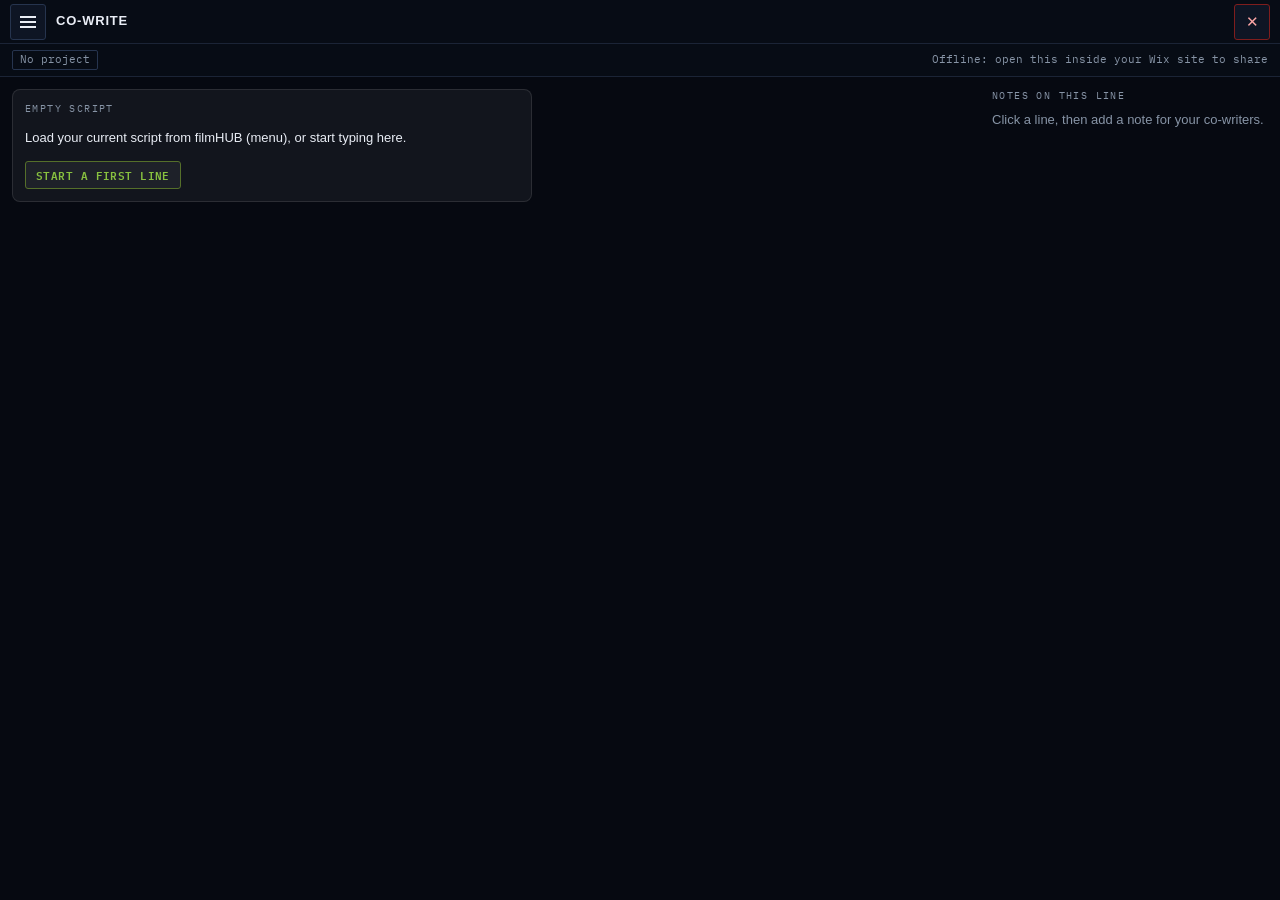
<file: cowrite.html>
<!DOCTYPE html>
<html lang="en"><head><meta charset="utf-8"><meta name="viewport" content="width=device-width,initial-scale=1">
<title>Co-write</title>
<link rel="icon" type="image/svg+xml" href="favicon.svg">
<link rel="manifest" href="manifest.webmanifest"><meta name="theme-color" content="#05070B">
<link href="https://fonts.googleapis.com/css2?family=IBM+Plex+Mono:wght@400;500;700&display=swap" rel="stylesheet">
<style>
:root{--bg:#060911;--bar:#070C15;--line:#1B2436;--line2:#26344E;--tx:#E9EDF5;--mu:#8794A6;--dim:#4A5A70;--lime:#88C13F;--gold:#E5A93C;--bad:#F87171;--ok:#4ADE80}
*{box-sizing:border-box}html,body{margin:0;height:100%}
body{background:var(--bg);color:var(--tx);font:13px/1.45 "Segoe UI",-apple-system,sans-serif;display:flex;flex-direction:column}
.mono,td.n,th.n,input.n{font-family:'IBM Plex Mono',monospace}
button,select,input,textarea{font:inherit;color:inherit}
header{height:44px;flex:0 0 44px;background:var(--bar);border-bottom:1px solid var(--line);display:flex;align-items:center;padding:0 56px;gap:10px}
header h1{font-size:13px;margin:0;font-weight:800;letter-spacing:.06em;text-transform:uppercase}
header small{color:var(--mu);font-family:'IBM Plex Mono',monospace;font-size:11px}
.mbtn{position:fixed;top:4px;width:36px;height:36px;border:1px solid var(--line2);background:#0E1524;display:inline-flex;align-items:center;justify-content:center;cursor:pointer;padding:0;color:var(--tx);text-decoration:none;font-size:15px;z-index:90;border-radius:3px}
#cBurger{left:10px}#cBurger span{display:block;width:16px;height:2px;background:currentColor;box-shadow:0 5px currentColor,0 -5px currentColor}
.xbtn{right:10px;color:#FCA5A5;border-color:#7F1D1D}
#cScrim{display:none;position:fixed;inset:0;background:rgba(0,0,0,.55);z-index:80}
#cSheet{display:none;position:fixed;left:8px;top:52px;width:320px;max-width:calc(100vw - 16px);max-height:calc(100vh - 64px);overflow:auto;background:#0B1220;border:1px solid var(--line2);padding:10px;z-index:85;border-radius:3px}
body.cm #cScrim,body.cm #cSheet{display:block}
#cSheet .btn{display:block;width:100%;text-align:left;margin:0 0 6px;padding:10px 12px}
.btn{background:rgba(255,255,255,.05);border:1px solid var(--line2);border-radius:3px;padding:5px 10px;cursor:pointer;font-family:'IBM Plex Mono',monospace;font-size:11px;font-weight:600;text-transform:uppercase;letter-spacing:.04em;white-space:nowrap}
.btn:hover{border-color:#3a4d72}.btn.g{border-color:#556f2a;color:var(--lime)}.btn.p{background:var(--lime);color:#000;border-color:var(--lime)}.btn.sm{padding:2px 7px;font-size:10px}.btn.d{color:var(--bad);border-color:#5b2626}
nav.tabs{display:flex;gap:2px;padding:0 8px;border-bottom:1px solid var(--line);overflow-x:auto;flex:0 0 auto;background:var(--bar)}
nav.tabs button{background:none;border:0;border-bottom:2px solid transparent;padding:10px 12px;color:var(--mu);font-family:'IBM Plex Mono',monospace;font-weight:700;font-size:11px;letter-spacing:.06em;text-transform:uppercase;cursor:pointer;white-space:nowrap}
nav.tabs button.on{color:var(--tx);border-color:var(--lime)}
main{flex:1;min-height:0;overflow:auto;padding:14px}
.wrap{max-width:1180px;margin:0 auto}
.card{background:rgba(255,255,255,.05);border:1px solid rgba(255,255,255,.1);border-radius:8px;padding:12px;margin-bottom:12px}
.sec{font-family:'IBM Plex Mono',monospace;font-size:10px;letter-spacing:.14em;text-transform:uppercase;color:var(--mu);margin:0 0 8px}
table{border-collapse:collapse;width:100%;font-size:11.5px}
th{font-family:'IBM Plex Mono',monospace;font-size:10px;text-transform:uppercase;letter-spacing:.06em;color:var(--mu);text-align:left;padding:4px 6px;border-bottom:1px solid var(--line2);white-space:nowrap}
td{padding:3px 6px;border-bottom:1px solid var(--line);vertical-align:middle}
td.n,th.n{text-align:right}
tr.sub td{font-weight:700;border-top:1px solid var(--line2);background:rgba(255,255,255,.03)}
tr.grp td{font-family:'IBM Plex Mono',monospace;font-size:10px;letter-spacing:.12em;text-transform:uppercase;color:var(--lime);padding-top:12px;border-bottom:1px solid var(--line2)}
tr.click{cursor:pointer}tr.click:hover td{background:rgba(255,255,255,.04)}
input,select{background:#05070B;border:1px solid var(--line);border-radius:3px;padding:3px 5px;max-width:100%}
input.n{text-align:right;width:84px}input.s{width:52px}input.w{width:100%;min-width:170px}td select[data-f=rateRef]{width:170px}td select[data-f=fringe]{width:110px}
.b{display:inline-block;font-family:'IBM Plex Mono',monospace;font-size:9px;font-weight:700;padding:1px 5px;border-radius:2px;text-transform:uppercase;letter-spacing:.04em}
.b.current{background:#1c3a13;color:#9be07a}.b.older{background:#4a3410;color:#f3c26b}.b.statutory{background:#15304d;color:#8cc4f5}.b.assumed{background:#3b2150;color:#d0a8f0}
.big{font-family:'IBM Plex Mono',monospace;font-size:26px;font-weight:700}
.row{display:flex;gap:10px;flex-wrap:wrap;align-items:center}
.kpi{flex:1;min-width:150px;background:rgba(255,255,255,.05);border:1px solid rgba(255,255,255,.1);border-radius:8px;padding:10px}
.kpi .l{font-family:'IBM Plex Mono',monospace;font-size:10px;text-transform:uppercase;letter-spacing:.1em;color:var(--mu)}
.warn{color:var(--gold);font-size:12px;margin:2px 0}
.mu{color:var(--mu)}.pos{color:var(--bad)}.neg{color:var(--ok)}
.toast{position:fixed;bottom:16px;left:50%;transform:translateX(-50%);background:#111827;border:1px solid var(--lime);padding:8px 14px;z-index:95;display:none;border-radius:3px}
.tw{overflow-x:auto}
@media(max-width:700px){main{padding:8px}.big{font-size:20px}input.n{width:70px}}
@media print{header,nav.tabs,.mbtn,.noprint{display:none!important}body{background:#fff;color:#000;display:block}main{overflow:visible}.card,.kpi{background:#fff;border-color:#bbb}th,.mu{color:#555}td{border-color:#ccc}input,select{border:0;background:none}}
</style>
<style id="ph-touch">button,a,[onclick],select,summary,label{touch-action:manipulation;-webkit-tap-highlight-color:transparent}@media (pointer:coarse){.btn,button.btn{min-height:40px}input,select{font-size:16px;min-height:34px}}</style>
<style>
.top{display:flex;gap:10px;align-items:center;padding:6px 12px;border-bottom:1px solid var(--line);background:var(--bar);flex-wrap:wrap;font-family:'IBM Plex Mono',monospace;font-size:11px}
.pill{border:1px solid var(--line2);padding:1px 7px;border-radius:2px;color:var(--mu)}.pill.on{color:#000;background:var(--lime);border-color:var(--lime)}
.sync{margin-left:auto;color:var(--mu)}
.ed{display:grid;grid-template-columns:minmax(0,1fr) 300px;gap:12px;flex:1;min-height:0}
.ed>div{overflow:auto;padding:12px}
.ln{display:grid;grid-template-columns:96px minmax(0,1fr) 54px;gap:6px;align-items:start;margin:2px 0;border-left:3px solid transparent;padding-left:4px}
.ln.sel{border-color:var(--lime);background:rgba(136,193,63,.06)}.ln.far{border-color:var(--gold)}
.ln select{font-size:10px;font-family:'IBM Plex Mono',monospace;text-transform:uppercase;color:var(--mu)}
.ln textarea{width:100%;background:transparent;border:1px solid transparent;border-radius:2px;padding:3px 6px;font:14px/1.45 'Courier Prime','Courier New',monospace;resize:none;overflow:hidden;color:var(--tx)}
.ln textarea:focus{border-color:var(--line2);background:#05070B;outline:0}
.ln.slug textarea{font-weight:700;text-transform:uppercase}.ln.character textarea{text-transform:uppercase;padding-left:14%}.ln.dialogue textarea{padding-left:8%;padding-right:8%}.ln.parenthetical textarea{padding-left:11%;font-style:italic}.ln.transition textarea{text-align:right;text-transform:uppercase}
.ln .cc{font-size:10px;font-family:'IBM Plex Mono',monospace;color:var(--mu);text-align:right;cursor:pointer;padding-top:5px}
.ln .cc.has{color:var(--gold)}
.who{font-size:9px;color:var(--gold);font-family:'IBM Plex Mono',monospace;margin-left:6px}
.cm{border:1px solid var(--line2);padding:6px 8px;margin:6px 0;border-radius:3px;font-size:12px}.cm.done{opacity:.5}
.cm b{font-family:'IBM Plex Mono',monospace;font-size:10px;color:var(--lime)}
@media(max-width:900px){.ed{grid-template-columns:minmax(0,1fr)}.ed>div:last-child{max-height:35vh;border-top:1px solid var(--line)}.ln{grid-template-columns:70px minmax(0,1fr) 40px}}
</style>
</head><body>
<button class="mbtn" id="cBurger" aria-label="Menu"><span></span></button>
<header><h1>Co-write</h1><small id="hSub"></small></header>
<a class="mbtn xbtn" href="filmhub.html" aria-label="Close" title="Close and go back to filmHUB. Your budget stays in this browser.">&#10005;</a>
<div id="cScrim"></div>
<div id="cSheet" role="dialog" aria-label="Co-write menu">
  <button class="btn g" data-a="proj">Choose or create shared project</button>
  <button class="btn" data-a="share">Invite writers by email</button>
  <button class="btn" data-a="take">Load my current script into this</button>
  <button class="btn" data-a="apply">Send this back to my script</button>
  <button class="btn" data-a="now">Sync now</button>
  <button class="btn" data-a="login">Log in</button>
  <a class="btn" href="filmhub.html" style="text-decoration:none;text-align:center">Back to filmHUB</a>
</div>
<div class="top"><span id="proj" class="pill">No project</span><span id="peeps"></span><span class="sync" id="sync">Not synced</span></div>
<div class="ed"><div id="lines"></div><div id="side"></div></div>
<div class="toast" id="toast"></div>
<script src="lib/screenplay.js"></script>
<script src="lib/cloud.js"></script>
<script src="lib/cowrite.js"></script>
<script>
(function(){
'use strict';
var X=window.PHCow,$=function(i){return document.getElementById(i)};
var ST=X.local(),who='',sel='',online=false,dirty=false,lastSync=0,busy=false,TYPES=['slug','action','character','parenthetical','dialogue','transition'];
function esc(s){return String(s==null?'':s).replace(/[&<>"]/g,function(c){return{'&':'&amp;','<':'&lt;','>':'&gt;','"':'&quot;'}[c]})}
function toast(t){var e=$('toast');e.textContent=t;e.style.display='block';clearTimeout(toast.t);toast.t=setTimeout(function(){e.style.display='none'},2800)}
function save(){X.store(ST);dirty=true}
function idx(id){for(var i=0;i<ST.doc.lines.length;i++)if(ST.doc.lines[i].id===id)return i;return -1}
var others={};
function render(keep){
  var L=ST.doc.lines,h='';
  if(!L.length)h='<div class="card" style="max-width:520px"><div class="sec">Empty script</div><p>Load your current script from filmHUB (menu), or start typing here.</p><button class="btn g" id="start">Start a first line</button></div>';
  L.forEach(function(l){var n=ST.doc.comments.filter(function(c){return c.line===l.id&&!c.done}).length,far=Object.keys(others).filter(function(k){return others[k]===l.id});
    h+='<div class="ln '+l.type+(l.id===sel?' sel':'')+(far.length?' far':'')+'" data-id="'+l.id+'"><select data-k="type">'+TYPES.map(function(t){return '<option value="'+t+'"'+(t===l.type?' selected':'')+'>'+t+'</option>'}).join('')+'</select><div><textarea rows="1" data-k="text" spellcheck="true">'+esc(l.text)+'</textarea>'+(far.length?'<span class="who">'+esc(far.join(', '))+' is here</span>':'')+'</div><div class="cc'+(n?' has':'')+'" data-k="cm">'+(n?n+' note':'note')+'</div></div>'});
  var scr=$('lines').scrollTop;$('lines').innerHTML=h;$('lines').scrollTop=scr;
  Array.prototype.forEach.call(document.querySelectorAll('.ln textarea'),grow);
  if(keep){var t=document.querySelector('.ln[data-id="'+keep.id+'"] textarea');if(t){t.focus();try{t.setSelectionRange(keep.pos,keep.pos)}catch(e){}}}
  side();
}
function grow(t){t.style.height='auto';t.style.height=(t.scrollHeight+2)+'px'}
function side(){
  var l=ST.doc.lines[idx(sel)],h='<div class="sec">Notes on this line</div>';
  if(!l){$('side').innerHTML=h+'<div class="mu">Click a line, then add a note for your co-writers.</div>';return}
  h+='<div class="mu" style="font-size:11px;margin-bottom:6px">'+esc((l.text||'').slice(0,80))+'</div>';
  ST.doc.comments.filter(function(c){return c.line===sel}).forEach(function(c){h+='<div class="cm'+(c.done?' done':'')+'"><b>'+esc(c.by)+'</b> '+esc(c.text)+'<div style="margin-top:4px"><button class="btn sm" data-done="'+c.id+'">'+(c.done?'Reopen':'Resolve')+'</button></div></div>'});
  h+='<textarea id="cmNew" rows="3" placeholder="Write a note" style="width:100%;background:#05070B;border:1px solid var(--line2);color:var(--tx);padding:6px"></textarea><button class="btn g" id="cmAdd" style="margin-top:6px">Add note</button>';
  $('side').innerHTML=h;
}
document.addEventListener('input',function(e){
  var t=e.target;if(t.dataset.k!=='text')return;var row=t.closest('.ln'),i=idx(row.dataset.id);if(i<0)return;
  var l=ST.doc.lines[i];l.text=t.value;l.by=who;l.ts=Date.now();grow(t);save();
});
document.addEventListener('change',function(e){var t=e.target;if(t.dataset.k!=='type')return;var i=idx(t.closest('.ln').dataset.id);if(i<0)return;ST.doc.lines[i].type=t.value;ST.doc.lines[i].by=who;save();render()});
document.addEventListener('focusin',function(e){var row=e.target.closest&&e.target.closest('.ln');if(row&&row.dataset.id!==sel){sel=row.dataset.id;Array.prototype.forEach.call(document.querySelectorAll('.ln'),function(r){r.classList.toggle('sel',r.dataset.id===sel)});side();X.beat(sel,who)}});
document.addEventListener('keydown',function(e){
  var t=e.target;if(!t.dataset||t.dataset.k!=='text')return;var row=t.closest('.ln'),i=idx(row.dataset.id),l=ST.doc.lines[i];
  if(e.key==='Enter'&&!e.shiftKey){e.preventDefault();var pos=t.selectionStart,a=l.text.slice(0,pos),b=l.text.slice(pos);l.text=a;var nt={slug:'action',action:'action',character:'dialogue',parenthetical:'dialogue',dialogue:'action',transition:'slug'}[l.type]||'action';var n={id:X.uid(),type:nt,text:b,by:who,ts:Date.now()};ST.doc.lines.splice(i+1,0,n);save();sel=n.id;render({id:n.id,pos:0})}
  else if(e.key==='Backspace'&&t.selectionStart===0&&t.selectionEnd===0&&i>0){e.preventDefault();var p=ST.doc.lines[i-1],at=p.text.length;p.text+=l.text;ST.doc.lines.splice(i,1);save();sel=p.id;render({id:p.id,pos:at})}
  else if(e.key==='Tab'){e.preventDefault();var k=TYPES.indexOf(l.type);l.type=TYPES[(k+(e.shiftKey?TYPES.length-1:1))%TYPES.length];save();render({id:l.id,pos:t.selectionStart})}
  else if(e.key==='ArrowUp'&&t.selectionStart===0&&i>0){var q=document.querySelector('.ln[data-id="'+ST.doc.lines[i-1].id+'"] textarea');if(q){e.preventDefault();q.focus()}}
  else if(e.key==='ArrowDown'&&t.selectionStart===t.value.length&&i<ST.doc.lines.length-1){var q2=document.querySelector('.ln[data-id="'+ST.doc.lines[i+1].id+'"] textarea');if(q2){e.preventDefault();q2.focus();q2.setSelectionRange(0,0)}}
});
function menu(on){document.body.classList.toggle('cm',on)}
function status(t){$('sync').textContent=t}
async function cloudInit(){
  try{var h=await PHCloud.hello();online=h.embedded;if(!h.embedded){status('Offline: open this inside your Wix site to share');return}
    if(!h.loggedIn){status('Log in (menu) to co-write');return}
    var w=await PHCloud.whoami();who=w.name||w.email;var c=PHCloud.cfg();$('proj').textContent=c.pid?(c.name||'Shared project'):'No project';$('proj').classList.toggle('on',!!c.pid);
    if(c.pid)syncNow()}catch(e){status(String(e.message||e))}
}
async function syncNow(){
  if(busy||!online)return;var c=PHCloud.cfg();if(!c.pid){status('Choose a shared project (menu)');return}busy=true;
  try{var a=document.activeElement,keep=a&&a.dataset&&a.dataset.k==='text'?{id:a.closest('.ln').dataset.id,pos:a.selectionStart}:null;
    var r=await X.sync(ST,who);if(r.ok){lastSync=Date.now();dirty=false;status('Synced '+new Date().toLocaleTimeString());if(r.changed)render(keep);if(r.merged)toast(r.merged+' clash'+(r.merged>1?'es':'')+' kept: your version is in the notes')}else status(r.msg)
    var p=await X.people();others={};var nm=[];p.people.forEach(function(x){nm.push(x.by);try{var v=JSON.parse(x.v);if(v.line)others[x.by]=v.line}catch(e){}});
    $('peeps').innerHTML=nm.length?nm.map(function(n){return '<span class="pill on">'+esc(n)+'</span>'}).join(' '):'<span class="pill">Only you</span>';
    Array.prototype.forEach.call(document.querySelectorAll('.ln'),function(r){var f=Object.keys(others).some(function(k){return others[k]===r.dataset.id});r.classList.toggle('far',f)})
  }catch(e){status('Sync failed: '+String(e.message||e).slice(0,80))}busy=false;
}
setInterval(function(){if(online&&!document.hidden)syncNow()},4000);
document.addEventListener('click',async function(e){
  var t=e.target.closest('button,.cc,#start');if(!t)return;
  if(t.id==='cBurger'){menu(!document.body.classList.contains('cm'));return}
  if(t.id==='start'){ST.doc.lines.push({id:X.uid(),type:'slug',text:'',by:who,ts:Date.now()});save();render();return}
  if(t.dataset.k==='cm'){sel=t.closest('.ln').dataset.id;render();var n=$('cmNew');if(n)n.focus();return}
  if(t.id==='cmAdd'){var v=$('cmNew').value.trim();if(v&&sel){ST.doc.comments.push({id:X.uid(),line:sel,by:who||'Me',text:v,ts:Date.now(),done:false});save();render()}return}
  if(t.dataset.done){ST.doc.comments.forEach(function(c){if(c.id===t.dataset.done)c.done=!c.done});save();render();return}
  var a=t.dataset.a;if(!a)return;menu(false);
  if(a==='take'){if(ST.doc.lines.length&&!window.confirm('Replace what is here with your current filmHUB script?'))return;ST.doc=X.fromMaster(ST.doc,who);save();render();toast('Loaded '+ST.doc.lines.length+' lines')}
  else if(a==='apply'){if(window.confirm('Replace your filmHUB script with this shared version?')){var n=X.toMaster(ST.doc);toast('Your script now has '+n+' lines')}}
  else if(a==='now')syncNow();
  else if(a==='login'){try{await PHCloud.login();cloudInit()}catch(err){toast(String(err.message||err))}}
  else if(a==='proj'){try{var ps=await PHCloud.projects(),msg='Type the number of a project, or a new name to create one:\n'+ps.map(function(p,i){return (i+1)+'. '+p.name}).join('\n'),r=window.prompt(msg);if(!r)return;var k=parseInt(r,10);if(k&&ps[k-1])PHCloud.select(ps[k-1].pid,ps[k-1].name);else await PHCloud.create(r);cloudInit()}catch(err){toast(String(err.message||err))}}
  else if(a==='share'){var em=window.prompt('Email addresses of your co-writers (they must be members of your site), separated by commas');if(em){try{var s=await PHCloud.share(em);toast('Shared with '+s.editors.length+' people')}catch(err){toast(String(err.message||err))}}}
});
$('cScrim').addEventListener('click',function(){menu(false)});
window.addEventListener('beforeunload',function(){X.store(ST)});
render();cloudInit();
if('serviceWorker' in navigator)try{navigator.serviceWorker.register('sw.js')}catch(e){}
})();
</script></body></html>
</file>
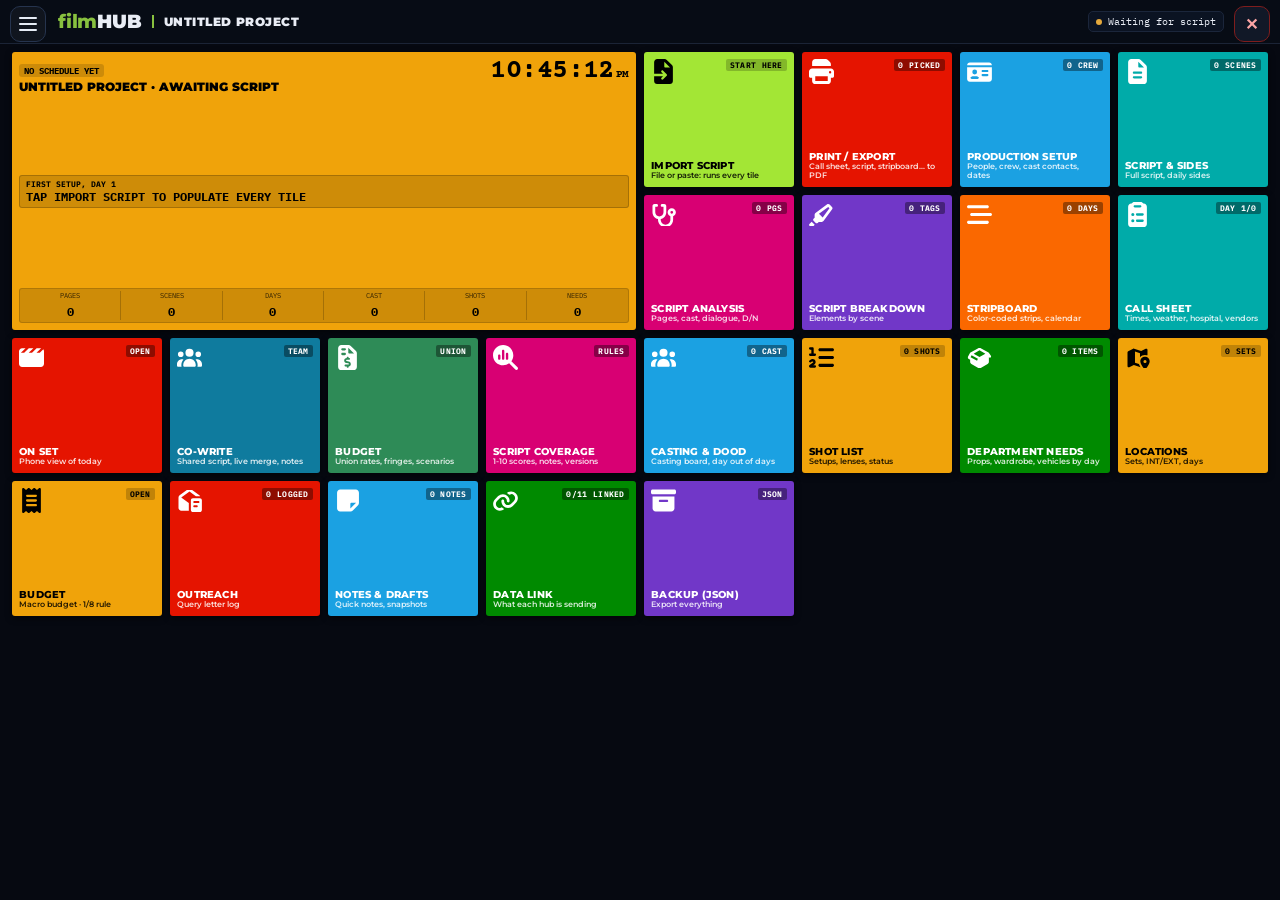
<file: filmhub.html>
<!DOCTYPE html>
<html lang="en">
<head>
<meta charset="UTF-8">
<meta name="viewport" content="width=device-width, initial-scale=1.0, maximum-scale=1.0, user-scalable=no">
<title>filmHUB | Production Desk</title>
<link rel="preconnect" href="https://fonts.googleapis.com">
<link rel="preconnect" href="https://fonts.gstatic.com" crossorigin>
<link href="https://fonts.googleapis.com/css2?family=Courier+Prime:wght@400;700&family=IBM+Plex+Mono:wght@400;500;700&family=Montserrat:wght@600;700;800;900&display=swap" rel="stylesheet">
<link rel="stylesheet" href="lib/icons.css">
<style>
:root{
  --bg:#060911; --bar:#070C15; --line:#1B2436; --line2:#26344E; --tx:#E9EDF5; --mu:#8794A6; --dim:#4A5A70;
  --lime:#88C13F; --gold:#E5A93C;
}
*{box-sizing:border-box;-webkit-tap-highlight-color:transparent;}
html,body{height:100vh;height:100dvh;margin:0;overflow:hidden;background:var(--bg);color:var(--tx);
  font-family:"Segoe UI",-apple-system,BlinkMacSystemFont,"Montserrat",sans-serif;-webkit-font-smoothing:antialiased;}
button{font-family:inherit;color:inherit;background:none;border:0;padding:0;cursor:pointer;}
a{color:inherit;text-decoration:none;}
:focus-visible{outline:2px solid var(--lime);outline-offset:2px;}
.mono{font-family:'IBM Plex Mono',ui-monospace,monospace;}

/* top bar */
.top{height:44px;display:flex;align-items:center;gap:10px;padding:0 12px;background:var(--bar);border-bottom:1px solid var(--line);}
.logo{font-weight:900;font-size:19px;letter-spacing:-.01em;white-space:nowrap;}
.logo b{color:var(--lime);font-weight:800;text-transform:lowercase;}
.desk{font-size:8.5px;font-weight:700;letter-spacing:.1em;text-transform:uppercase;color:var(--gold);background:#382B13;border:1px solid rgba(229,169,60,.6);padding:2px 7px;border-radius:4px;white-space:nowrap;}
.ptitle{font-size:12px;font-weight:900;text-transform:uppercase;letter-spacing:.04em;padding-left:10px;border-left:2px solid var(--lime);white-space:nowrap;overflow:hidden;text-overflow:ellipsis;max-width:34vw;}
.psub{font-size:9.5px;font-weight:700;color:var(--mu);letter-spacing:.1em;text-transform:uppercase;white-space:nowrap;}
.tr{margin-left:auto;display:flex;align-items:center;gap:6px;}
.sync{display:flex;align-items:center;gap:6px;font-size:9.5px;background:#0B1322;border:1px solid #1B263B;padding:3px 7px;border-radius:5px;white-space:nowrap;}
.sync i{width:6px;height:6px;border-radius:50%;background:#00E5A3;animation:pa 2s infinite;}
.sync.off i{background:#E5A93C;animation:none;}
@keyframes pa{50%{opacity:.35}}
.tb{display:inline-flex;align-items:center;gap:6px;height:26px;padding:0 9px;font-size:9.5px;font-weight:700;letter-spacing:.08em;text-transform:uppercase;
  color:var(--mu);background:#0C1220;border:1px solid var(--line);border-radius:6px;white-space:nowrap;}
.tb:hover{color:#fff;border-color:var(--line2);}
.tb.g{color:var(--gold);background:#382B13;border-color:rgba(229,169,60,.6);}
@media(max-width:768px){.desk,.psub,.tb span,.sync span{display:none}.ptitle{max-width:40vw}}

/* metro grid */
.grid{height:calc(100dvh - 44px);display:grid;grid-template-columns:repeat(4,minmax(0,1fr));grid-template-rows:repeat(6,minmax(0,1fr));
  gap:4px;padding:4px;max-width:1440px;margin:0 auto;overflow:hidden;}
@media(min-width:601px) and (max-width:950px){.grid{grid-template-columns:repeat(6,minmax(0,1fr));grid-template-rows:repeat(5,minmax(0,1fr));gap:6px;padding:6px 8px}}
@media(min-width:951px){.grid{grid-template-columns:repeat(8,minmax(0,1fr));grid-template-rows:repeat(4,minmax(0,1fr));gap:8px;padding:8px 12px}}
.tile{position:relative;cursor:pointer;overflow:hidden;display:flex;flex-direction:column;justify-content:space-between;
  padding:clamp(5px,.8vh,10px);border-radius:3px;box-shadow:0 2px 6px rgba(0,0,0,.6);min-width:0;min-height:0;color:#fff;
  transition:transform .1s,filter .1s;user-select:none;}
.tile:hover{transform:scale(.99);filter:brightness(1.08)} .tile:active{transform:scale(.97)}
.tile.dk{color:#000}
.t1{grid-column:span 1;grid-row:span 1}
.tw{grid-column:span 4;grid-row:span 2}
.tt{display:flex;justify-content:space-between;align-items:flex-start;gap:4px}
.ti{font-size:clamp(16px,2.8vh,28px);line-height:1}
.tbadge{font-family:'IBM Plex Mono',monospace;font-size:clamp(6.5px,.9vh,9px);font-weight:700;letter-spacing:.04em;text-transform:uppercase;
  padding:1px 4px;border-radius:2px;background:rgba(0,0,0,.38);white-space:nowrap;max-width:100%;overflow:hidden;text-overflow:ellipsis;}
.dk .tbadge{background:rgba(0,0,0,.2)}
.tname{font-size:clamp(7.5px,1.1vh,11px);font-weight:800;letter-spacing:.02em;text-transform:uppercase;line-height:1.1;white-space:nowrap;overflow:hidden;text-overflow:ellipsis;}
.tsub{font-size:clamp(6.5px,.9vh,9px);font-weight:600;opacity:.85;line-height:1.1;white-space:nowrap;overflow:hidden;text-overflow:ellipsis;}

/* hero */
.hero{background:#F0A30A;color:#000}
.hero .r1{display:flex;justify-content:space-between;align-items:flex-start;gap:6px}
.hero .ph{display:inline-block;background:rgba(0,0,0,.15);padding:1px 5px;border-radius:3px;font-family:'IBM Plex Mono',monospace;font-size:clamp(7px,1vh,9.5px);font-weight:700;text-transform:uppercase}
.hero .wx{font-size:clamp(8.5px,1.3vh,12px);font-weight:900;text-transform:uppercase;margin-top:2px;white-space:nowrap;overflow:hidden;text-overflow:ellipsis;max-width:100%}
.clock{font-family:'Courier Prime',monospace;font-weight:700;font-size:clamp(1.1rem,3vh,2.4rem);line-height:.9;letter-spacing:-.02em;white-space:nowrap}
.clock small{font-size:.4em;margin-left:2px}
.hero .cur{background:rgba(0,0,0,.14);border:1px solid rgba(0,0,0,.2);border-radius:3px;padding:3px 6px;overflow:hidden}
.hero .cur .a{display:flex;justify-content:space-between;font-family:'IBM Plex Mono',monospace;font-size:clamp(6.5px,.9vh,9px);font-weight:700;text-transform:uppercase}
.hero .cur .b{font-family:'IBM Plex Mono',monospace;font-weight:700;font-size:clamp(8.5px,1.3vh,12px);text-transform:uppercase;white-space:nowrap;overflow:hidden;text-overflow:ellipsis}
.hero .st{display:grid;grid-template-columns:repeat(6,1fr);background:rgba(0,0,0,.14);border:1px solid rgba(0,0,0,.15);border-radius:3px;padding:2px 0}
.hero .st div{text-align:center;border-right:1px solid rgba(0,0,0,.2);min-width:0;font-family:'IBM Plex Mono',monospace}
.hero .st div:last-child{border:0}
.hero .st span{display:block;font-size:clamp(5.5px,.8vh,8px);opacity:.75}
.hero .st b{font-size:clamp(8px,1.3vh,13px);font-weight:700}

/* hub overlay */
.ov{position:fixed;inset:0;z-index:100;display:none;background:rgba(4,7,14,.94);backdrop-filter:blur(8px);justify-content:center;align-items:flex-start;overflow-y:auto}
.ov.on{display:flex}
.box{width:100%;max-width:1040px;min-height:100vh;background:#0B111E;display:flex;flex-direction:column;animation:pop .18s ease-out}
@media(min-width:768px){.ov{padding:28px 16px}.box{min-height:0;max-height:calc(100vh - 56px);border:1px solid rgba(255,255,255,.15);border-radius:12px;box-shadow:0 20px 45px rgba(0,0,0,.85);overflow:hidden}}
@keyframes pop{from{transform:scale(.97);opacity:0}to{transform:none;opacity:1}}
.bh{display:flex;align-items:center;justify-content:space-between;gap:10px;flex-wrap:wrap;padding:14px 18px 10px;border-bottom:1px solid rgba(255,255,255,.18);flex-shrink:0}
.bh .k{font-family:'IBM Plex Mono',monospace;font-size:11px;font-weight:700;text-transform:uppercase;letter-spacing:.06em}
.bh h2{margin:2px 0 0;font-size:21px;font-weight:700;letter-spacing:-.01em}
.bh .acts{display:flex;gap:6px;flex-wrap:wrap;align-items:center}
.bb{padding:14px 18px 22px;overflow-y:auto;flex:1;min-height:0}
.btn{padding:6px 11px;font-size:11px;font-weight:700;border-radius:5px;background:rgba(255,255,255,.1);color:#fff}
.btn:hover{background:rgba(255,255,255,.2)}
.btn.on{background:var(--c,#00ABA9);color:#000}
.btn.red{background:#B91C1C}.btn.red:hover{background:#DC2626}
.chips{display:flex;gap:6px;flex-wrap:wrap;margin-bottom:12px}
.cards{display:grid;grid-template-columns:repeat(auto-fill,minmax(150px,1fr));gap:8px;margin-bottom:14px}
.card{background:rgba(255,255,255,.05);border:1px solid rgba(255,255,255,.1);border-radius:8px;padding:9px 10px}
.card .l{font-family:'IBM Plex Mono',monospace;font-size:9.5px;color:var(--mu);text-transform:uppercase;letter-spacing:.06em}
.card .v{font-size:19px;font-weight:800;margin-top:2px;font-family:'IBM Plex Mono',monospace}
.card .s{font-size:10px;color:var(--mu);margin-top:2px}
.sec{font-family:'IBM Plex Mono',monospace;font-size:11px;font-weight:700;text-transform:uppercase;letter-spacing:.08em;margin:16px 0 8px;display:flex;align-items:center;gap:8px}
.sec::after{content:"";flex:1;height:1px;background:rgba(255,255,255,.1)}
.tw2{overflow-x:auto;border:1px solid rgba(255,255,255,.08);border-radius:8px}
table{width:100%;border-collapse:collapse;font-family:'IBM Plex Mono',monospace;font-size:11px;min-width:520px}
th{background:rgba(255,255,255,.08);text-transform:uppercase;font-size:9.5px;text-align:left;padding:7px 8px;white-space:nowrap;letter-spacing:.04em}
td{padding:6px 8px;border-top:1px solid rgba(255,255,255,.07);vertical-align:top}
tr:hover td{background:rgba(255,255,255,.03)}
.pill{display:inline-block;padding:1px 6px;border-radius:9px;font-size:9.5px;font-weight:700;border:1px solid currentColor;margin:1px 2px 1px 0;white-space:nowrap}
.bar{height:6px;background:rgba(255,255,255,.1);border-radius:3px;overflow:hidden}
.bar i{display:block;height:100%;background:var(--c,#00ABA9)}
.empty{padding:38px 12px;text-align:center;color:var(--mu);font-family:'IBM Plex Mono',monospace;font-size:12px;line-height:1.8}
.script{background:#000a;border:1px solid rgba(255,255,255,.1);border-radius:8px;padding:16px;font-family:'Courier Prime',monospace;font-size:13px;line-height:1.45;max-height:60vh;overflow-y:auto}
.script .sh{font-weight:700;text-transform:uppercase;margin:14px 0 6px}
.script .ac{margin:6px 0}
.script .ch{margin:10px 0 0 38%;font-weight:700;text-transform:uppercase}
.script .pa{margin-left:30%;font-style:italic;color:#9CA3AF}
.script .dl{margin:0 18% 0 24%}
.script .tr2{text-align:right;font-weight:700;margin:8px 0}
.daybox{border:1px solid rgba(255,255,255,.1);border-radius:8px;margin-bottom:12px;overflow:hidden}
.dayh{padding:8px 12px;background:rgba(255,255,255,.07);font-family:'IBM Plex Mono',monospace;font-size:11px;font-weight:700;text-transform:uppercase;display:flex;justify-content:space-between;gap:8px;flex-wrap:wrap}
.row{display:flex;gap:10px;align-items:center;padding:7px 12px;border-top:1px solid rgba(255,255,255,.07);font-family:'IBM Plex Mono',monospace;font-size:11px}
.row .n{min-width:26px;font-weight:700;color:var(--gold)}
.row .h{flex:1;min-width:0}
.row .m{color:var(--mu);white-space:nowrap;font-size:10px}
.night{border-left:4px solid #4F46E5}.day{border-left:4px solid #F59E0B}
.lock{position:absolute;inset:0;z-index:5;background:#0B111Ef6;display:flex;flex-direction:column;align-items:center;justify-content:center;gap:10px;text-align:center;padding:24px}
.lock input{background:#070C15;border:1px solid rgba(245,158,11,.5);border-radius:5px;padding:8px 12px;color:#fff;font-family:'IBM Plex Mono',monospace;text-align:center;outline:none;width:210px}
.note{background:#FEF08A;color:#000;font-size:11px;padding:6px 9px;border-radius:4px;margin:4px 0;white-space:pre-wrap}
.banner{background:rgba(229,169,60,.12);border:1px solid rgba(229,169,60,.5);color:#FCD34D;padding:9px 12px;border-radius:8px;font-family:'IBM Plex Mono',monospace;font-size:11px;line-height:1.6;margin-bottom:12px}
.toast{position:fixed;bottom:16px;right:16px;z-index:300;display:flex;flex-direction:column;gap:6px;pointer-events:none}
.toast div{background:#000e;border:1px solid var(--lime);padding:6px 12px;border-radius:5px;font-family:'IBM Plex Mono',monospace;font-size:11px}
@media print{html,body{overflow:auto!important;height:auto!important;background:#fff!important;color:#000!important}.grid,.top,.toast{display:none!important}.ov{position:static;display:block;background:none}.box{border:0;max-height:none;background:#fff}.bb{overflow:visible}*{color:#000!important}}
</style>
<style id="fh-menu-style">
#fh-burger,#fh-sheet,#fh-scrim{display:none;}
@media(max-width:768px){
  .top{gap:8px;padding:0 8px;}
  .tr .sync,.tr > button.tb{display:none!important;}
  .tr .tb[aria-label="Close"]{display:inline-flex!important;width:36px;height:36px;padding:0;justify-content:center;font-size:16px;border-radius:10px;}
  #fh-burger{display:inline-flex;align-items:center;justify-content:center;flex:0 0 36px;width:36px;height:36px;border-radius:10px;border:1px solid var(--line2,#2A3550);background:rgba(255,255,255,.04);color:#E6ECF5;cursor:pointer;padding:0;}
  #fh-burger span{display:block;width:18px;height:2px;background:currentColor;border-radius:1px;box-shadow:0 6px currentColor,0 -6px currentColor;}
  #fh-scrim.on{display:block;position:fixed;inset:0;background:rgba(0,0,0,.55);z-index:9998;}
  #fh-sheet.on{display:block;position:fixed;left:0;right:0;bottom:0;z-index:9999;background:#111827;border-top:1px solid #1F2A42;border-radius:16px 16px 0 0;padding:10px 14px calc(14px + env(safe-area-inset-bottom,0px));max-height:85vh;overflow-y:auto;}
  #fh-sheet .g{width:40px;height:4px;border-radius:2px;background:#2A3650;margin:0 auto 12px;}
  #fh-sheet .t{font-size:11px;font-weight:700;letter-spacing:.14em;text-transform:uppercase;color:#7E8FA6;margin:0 0 10px 2px;}
  #fh-sheet button{display:block;width:100%;text-align:left;padding:12px;margin-bottom:5px;border-radius:12px;border:1px solid #1F2A42;background:#0E1320;color:#E6ECF5;font:600 14px system-ui;cursor:pointer;}
  #fh-sheet button small{display:block;font-weight:500;font-size:11px;color:#7E8FA6;margin-top:2px;}
  #fh-sheet button.x{border-color:#7F1D1D;color:#FCA5A5;}
  #fh-sheet .s{font-size:11px;color:#7E8FA6;margin:6px 2px 12px;}
}
</style>
<link id="ph-icons" rel="icon" type="image/svg+xml" href="favicon.svg"><link rel="icon" type="image/png" sizes="32x32" href="favicon-32.png"><link rel="apple-touch-icon" href="apple-touch-icon.png">
<!--ph-pwa--><link rel="manifest" href="manifest.webmanifest"><meta name="theme-color" content="#05070B"><meta name="apple-mobile-web-app-capable" content="yes"><!--/ph-pwa--><script src="lib/autotag.js"></script><style id="ph-touch">button,a,[onclick],select,summary,label{touch-action:manipulation;-webkit-tap-highlight-color:transparent}@media (pointer:coarse){.btn,button.btn{min-height:40px}#cvSheet button,#cvSheet select{min-height:44px}#phx button{min-height:44px}#phx input,#phx select,#cvSheet input,#cvSheet select,.modal input,.modal select,.modal textarea,#fIn,#ePaste,#ePasteGo~textarea{font-size:16px}textarea{font-size:max(16px,1em)}}</style></head>
<body>
<script src="lib/screenplay.js"></script>


<header class="top">
  <div class="logo"><b>film</b>HUB</div>
  <span class="ptitle" id="pTitle">UNTITLED PROJECT</span>
  <span class="psub" id="pSub"></span>
  <div class="tr">
    <button class="tb g" id="fhImportBtn" onclick="openHub('scriptin')" title="Import a script (file or paste). filmHUB parses it and fills every tile."><i class="fa-solid fa-file-import"></i><span>Import script</span></button>
    <div class="sync" id="syncPill"><i></i><span class="mono" id="syncTxt">Live link</span></div>
    <button class="tb" onclick="reload(true)" title="Re-read preHUB and proHUB data"><i class="fa-solid fa-rotate"></i><span>Refresh</span></button>
    <button class="tb" id="saveAllBtn" onclick="SNMaster.save()" title="Save everything (all tools) to one JSON file"><i class="fa-solid fa-floppy-disk"></i><span>Save all</span></button>
    <button class="tb" id="phOnsetBtn" onclick="window.PHOnset&&PHOnset.open()" title="Phone-friendly view of today: scenes, calls, location"><i class="fa-solid fa-clapperboard"></i><span>On set</span></button>
    <button class="tb" id="phShareBtn" onclick="window.PHOnset&&PHOnset.share()" title="Make a read-only call sheet link"><i class="fa-solid fa-share-nodes"></i><span>Share link</span></button>
    <button class="tb" id="phExportBtn" onclick="window.PHX&&PHX.open()" title="Export spreadsheets, calendar, Fountain and FDX files"><i class="fa-solid fa-file-export"></i><span>Export data</span></button>
    <button class="tb" id="phBackupBtn" onclick="window.PHSafety&&PHSafety.open()" title="Automatic snapshots, restore and folder auto-save"><i class="fa-solid fa-clock-rotate-left"></i><span>Backups</span></button>
    <button class="tb" onclick="hubImport()" title="Import a master JSON or a client/backup HTML file"><i class="fa-solid fa-folder-open"></i><span>Load backup</span></button>
    <button class="tb g" onclick="clientExport(false)" title="Download a self-contained presentation website (HTML) for a client"><i class="fa-solid fa-display"></i><span>Client site</span></button>
    <button class="tb" onclick="clientExport(true)" title="Client site plus an embedded full backup that can be re-imported"><i class="fa-solid fa-box-open"></i><span>Site + backup</span></button>
    <button class="tb g" onclick="exportPackage()" title="Download everything as one JSON package"><i class="fa-solid fa-box-archive"></i><span>Package</span></button>
    <a class="tb" aria-label="Close" href="index.html" title="Close and return to the home screen. Nothing is deleted." style="color:#FCA5A5;border-color:#7F1D1D;white-space:nowrap">&#10005;</a>
  </div>
</header>

<main class="grid" id="grid"></main>

<div class="ov" id="ov"><div class="box" id="box" style="position:relative">
  <div class="bh" id="bh"></div>
  <div class="bb" id="bb"></div>
</div></div>
<div class="toast" id="toast"></div>

<script>
/* ======================================================================
   filmHUB: reads what preHUB and proHUB already save in this browser and
   shows it as one organized desk. Nothing here writes back to those hubs.
   Keys read: prehub_master_v1, prehub_v3, prohub_meta_v1, prohub_scriptation_v1,
   prohub_callsheet_v1, prehub_shotlist, prohub_props_tracker_v1, ob_letters,
   prehub_quick_notes.
   ====================================================================== */
'use strict';
var KEYS=['prehub_master_v1','prehub_v3','prohub_meta_v1','prohub_scriptation_v1','prohub_callsheet_v1','prehub_shotlist','prohub_shots_v1','prohub_props_tracker_v1','ob_letters','prehub_quick_notes'];
var CATS={prop:['Props','#60A5FA'],vehicle:['Vehicles','#F59E0B'],wardrobe:['Wardrobe','#F472B6'],sfx:['SFX','#F87171'],stunt:['Stunts','#FB923C'],extra:['Extras','#A78BFA'],animal:['Animals','#4ADE80'],vfx:['VFX','#22D3EE'],sound:['Sound','#FCD34D'],mu:['Makeup','#E879F9']};
var AUTO=window.PH_AUTO||{prop:/\b(cleaver|knife|gun|phone|letter|photo|bottle|key|bag|lantern|flashlight|radio|book|camera|lipstick|badge|lanyard)s?\b/gi,vehicle:/\b(car|sedan|truck|van|motorcycle|bike|helicopter|boat|mustang)s?\b/gi,animal:/\b(dog|cat|horse|bird)s?\b/gi,sfx:/\b(explosion|fire|smoke|rain|blood|gunshot|shatters?)\b/gi,stunt:/\b(fight|leaps?|falls?|punch(es)?|tackles?|chase[sd]?|crash(es)?|charges)\b/gi,vfx:/\b(searchlights?|hologram|glow(s|ing)?|membrane)\b/gi,extra:/\b(crowd|onlookers|patrons|passersby)\b/gi,sound:/\b(music|song|siren|alarm|echo)\b/gi,wardrobe:/\b(coat|uniform|dress|jacket|hat|robe|apron|nightgown)s?\b/gi};
var SAMPLE="1 EXT. HOUSE / CARPORT - NIGHT 1\n\nSweeping searchlights spin across the yard. In the distance, the dog barks.\nINGRID charges off the porch, heavy steel butcher cleaver raised high.\n\nINGRID\n(whispering)\nLotus, stay with me.\n\n2 INT. 1989 FORD MUSTANG - CONTINUOUS 2\n\nIngrid dives inside the car. She twists the ignition key. The V8 ENGINE ROARS to life.\nShe throws it in reverse!\n\n3 INT. INTERROGATION ROOM - DAY\n\nA pool of light beams down onto a two-cushion couch. INGRID lies flat.\n\nINGRID\nLotus!\n\nTHERAPIST (O.S.)\nThe transition can be disorienting.";
var UI={day:1,script:'all',shotF:'all',bud:true,cur:null,demo:false,sig:''};
var M=null;

function $(i){return document.getElementById(i);}
function esc(s){return String(s==null?'':s).replace(/[&<>"]/g,function(c){return {'&':'&amp;','<':'&lt;','>':'&gt;','"':'&quot;'}[c];});}
function J(k){try{return JSON.parse(localStorage.getItem(k)||'null');}catch(e){return null;}}
function toast(m){var d=document.createElement('div');d.textContent=m;$('toast').appendChild(d);setTimeout(function(){d.remove();},2400);}
function money(n){return '$'+Math.round(n).toLocaleString();}
function hhmm(m){m=Math.round(m);var h=Math.floor(m/60)%24,x=m%60;return (h<10?'0':'')+h+':'+(x<10?'0':'')+x;}
function pill(t,c){return '<span class="pill" style="color:'+c+'">'+esc(t)+'</span>';}

/* ---------- script parsing (used when only raw text is stored) ---------- */
var parseText=PHScript.parseText,normType=PHScript.normType,cname=PHScript.cname;
/* ---------- derive scenes and shoot days from script lines ---------- */
var derive=PHScript.derive;
function cluster(scenes){
  var live=scenes.filter(function(s){return !s.omit;}).slice().sort(function(a,b){
    return a.loc.localeCompare(b.loc)||((a.tod==='NIGHT')-(b.tod==='NIGHT'))||(parseInt(a.num,10)||0)-(parseInt(b.num,10)||0)||String(a.num).localeCompare(String(b.num));});
  var days=[],cur=null;
  live.forEach(function(x){
    if(!cur||cur.eighths+x.eighths>40||(cur.loc!==x.loc&&cur.eighths>=24)){cur={n:days.length+1,loc:x.loc,eighths:0,nums:[],cast:[],needs:{}};days.push(cur);}
    cur.nums.push(x.num);cur.eighths+=x.eighths;
  });
  return days;
}
function finishDays(days,scenes){
  var by={};scenes.forEach(function(s){by[s.num]=s;});
  days.forEach(function(d){
    d.cast=[];d.needs={};
    d.nums.forEach(function(n){var s=by[n];if(!s)return;
      s.cast.forEach(function(c){if(d.cast.indexOf(c)<0)d.cast.push(c);});
      Object.keys(CATS).forEach(function(k){(s.tags[k]||[]).forEach(function(w){d.needs[k]=d.needs[k]||[];if(d.needs[k].indexOf(w)<0)d.needs[k].push(w);});});
    });
  });
  return days;
}

/* ---------- build the model from storage ---------- */
function build(){
  var master=J('prehub_master_v1'),pre=J('prehub_v3')||{},meta=J('prohub_meta_v1'),call=J('prohub_callsheet_v1');
  var lines=[],source='none';
  if(master&&master.lines&&master.lines.length){lines=master.lines.map(function(l){var x={type:normType(l.type),text:String(l.text||'')};if(l.sn)x.sn=String(l.sn);if(l.om)x.om=1;if(l.rv)x.rv=1;return x;});source='preHUB transmit';}
  else if(pre.scriptText){lines=parseText(pre.scriptText);source='imported script';}
  if(!lines.length&&UI.demo){lines=parseText(SAMPLE);source='demo script';}
  var title=(master&&master.projectName)||pre.projectName||(UI.demo?'STELLAR NURSERY':'UNTITLED PROJECT');
  var ds=derive(lines),scenes=ds,metaUsed=false;
  if(meta&&meta.scenes&&ds.length&&meta.scenes.length===ds.length){
    var dm={},nm={};ds.forEach(function(s,i){dm[s.num]=s;});
    scenes=meta.scenes.map(function(m,i){var d=ds[i]||dm[m.num]||{};nm[m.num]=d.num||m.num;
      return {num:d.num||m.num,heading:m.heading,ie:m.ie,loc:m.loc,tod:m.tod,cast:m.cast||[],words:m.words,eighths:m.eighths,pg:m.pg,tags:m.tags||{},notes:m.notes||'',omit:!!m.omit||!!d.omit,lines:d.lines||[],dlg:d.dlg||{}};});
    Object.keys(CATS).forEach(function(k){scenes.forEach(function(s){s.tags[k]=s.tags[k]||[];});});
    metaUsed=true;
  }
  if(!metaUsed){var st0=J('prohub_scriptation_v1')||{};scenes.forEach(function(s){(st0.ann||[]).forEach(function(a){if(String(a.scene)===String(s.num)&&s.tags[a.cat]){var w=String(a.text).toLowerCase();if(s.tags[a.cat].indexOf(w)<0)s.tags[a.cat].push(w);}});if(st0.notes&&st0.notes[s.num])s.notes=st0.notes[s.num];if(st0.omit&&st0.omit[s.num])s.omit=true;});}
  var days;
  var srcDays=(call&&call.days)||(metaUsed&&meta.days)||null;
  if(srcDays&&metaUsed){days=srcDays.map(function(d){return {n:d.n,loc:d.loc,eighths:d.eighths,nums:(d.scenes||[]).map(function(x){x=typeof x==='object'?x.num:x;return (typeof nm!=='undefined'&&nm[x])||x;}),cast:[],needs:{}};});}
  else days=cluster(scenes);
  var drift=null;
  if(srcDays&&metaUsed){
    var known={},placed={},byNum={};scenes.forEach(function(x){known[x.num]=1;byNum[x.num]=x;});
    var gone=[],added=[];
    days.forEach(function(d){d.nums=d.nums.filter(function(q){var ok=known[q]&&!byNum[q].omit&&!placed[q];if(!ok&&!placed[q])gone.push(q);if(ok)placed[q]=1;return ok;});});
    var open=scenes.filter(function(x){return !x.omit&&!placed[x.num];});
    if(days.length&&open.length){open.forEach(function(x){var tgt=null;days.forEach(function(d){if(d.loc===x.loc)tgt=d;});tgt=tgt||days[days.length-1];tgt.nums.push(x.num);placed[x.num]=1;added.push(x.num);});}
    days.forEach(function(d){d.eighths=d.nums.reduce(function(a,q){return a+((byNum[q]||{}).eighths||0);},0);});
    days=days.filter(function(d){return d.nums.length;});
    if(gone.length||added.length)drift={removed:gone,added:added};
  }
  days=finishDays(days,scenes);
  var cast=[];scenes.forEach(function(s){s.cast.forEach(function(c){if(cast.indexOf(c)<0)cast.push(c);});});
  var eighths=scenes.reduce(function(a,s){return a+(s.omit?0:s.eighths);},0);
  var words=lines.reduce(function(a,l){return a+String(l.text).split(/\s+/).filter(Boolean).length;},0);
  return {drift:drift,title:title,lines:lines,scenes:scenes,days:days,cast:cast,eighths:eighths,pages:Math.max(lines.length?1:0,Math.round(eighths/8*10)/10),words:words,
    source:source,rev:(master&&master.shoot)||null,metaUsed:metaUsed,meta:meta,call:call,pre:pre,master:master,
    shots:(function(){var a=J('prehub_shotlist')||[],b=J('prohub_shots_v1')||[],seen={};return a.concat(b).filter(function(x){if(!x||seen[x.id])return false;seen[x.id]=1;return true;});})(),outreach:J('ob_letters')||[],notes:J('prehub_quick_notes')||[],props:J('prohub_props_tracker_v1')||[],ann:J('prohub_scriptation_v1')};
}
function sigNow(){return KEYS.map(function(k){var v=localStorage.getItem(k);return v?v.length:0;}).join('.')+(UI.demo?'d':'');}
function reload(manual){
  M=build();UI.sig=sigNow();
  try{
    if(M.drift){var ds=JSON.stringify(M.drift);if(UI.driftSig!==ds){UI.driftSig=ds;var bits=[];if(M.drift.added.length)bits.push('scene '+M.drift.added.join(', ')+' added to the schedule');if(M.drift.removed.length)bits.push('scene '+M.drift.removed.join(', ')+' dropped');toast('Schedule updated from the script: '+bits.join('; ')+'.');}}
    if(M.lines.length&&!UI.demo&&M.days.length){
      var pl=null;try{pl=JSON.parse(localStorage.getItem('prohub_plan_v1')||'null');}catch(e){}
      if(!pl||pl.src==='hub'){var cs={};M.days.forEach(function(d){d.cast.forEach(function(c){cs[c]=1;});});var np={src:'hub',shootDays:M.days.length,scenes:M.scenes.filter(function(x){return !x.omit;}).length,pages:Math.max(1,Math.round(M.eighths/8)),cast:Object.keys(cs).length,eighths:M.eighths};
        if(!pl||['shootDays','scenes','pages','cast','eighths'].some(function(k){return pl[k]!==np[k];})){np.ts=Date.now();localStorage.setItem('prohub_plan_v1',JSON.stringify(np));}}
    }
  }catch(e){}
  $('pTitle').textContent=M.title;
  $('pSub').textContent=M.lines.length?('// '+M.source):'// no script yet';
  var live=!!M.lines.length&&!UI.demo;
  $('syncPill').classList.toggle('off',!live);
  $('syncTxt').textContent=live?('Linked · '+M.scenes.length+' scenes'):(UI.demo?'Demo data':'Waiting for script');
  renderGrid();
  if(UI.cur)renderHub();
  if(manual)toast('Re-read preHUB + proHUB data.');
}

/* ---------- tiles ---------- */
var TILES=[
 {id:'scriptin',c:'#A3E635',i:'fa-file-import',t:'Import Script',s:'File or paste: runs every tile',b:function(){return M.lines.length?'LOADED':'START HERE';},dk:1},
 {id:'script',c:'#00ABA9',i:'fa-file-lines',t:'Script',s:'Full script & daily sides',b:function(){return M.scenes.length+' scenes';}},
 {id:'analysis',c:'#D80073',i:'fa-stethoscope',t:'Script Analysis',s:'Pages, cast, dialogue, D/N',b:function(){return M.pages+' pgs';}},
 {id:'breakdown',c:'#7137C8',i:'fa-highlighter',t:'Breakdown',s:'Breakdown tags by scene',b:function(){return tagCount()+' tags';}},
 {id:'strip',c:'#FA6800',i:'fa-bars-staggered',t:'Stripboard',s:'One-liner shoot days',b:function(){return M.days.length+' days';}},
 {id:'callsheet',c:'#00ABA9',i:'fa-clipboard-list',t:'Call Sheets',s:'Cast calls, needs, sides',b:function(){return 'Day 1/'+M.days.length;}},
 {id:'onset',c:'#E51400',i:'fa-clapperboard',t:'On Set',s:'Phone view of today',b:function(){return M.days.length?'TODAY':'OPEN';},act:function(){if(window.PHOnset)PHOnset.open();}},
 {id:'cowpage',c:'#0F7B9E',i:'fa-users',t:'Co-write',s:'Shared script, live merge, notes',b:function(){return 'TEAM';},act:function(){location.href='cowrite.html';}},
 {id:'budpage',c:'#2E8B57',i:'fa-file-invoice-dollar',t:'Budget',s:'Union rates, fringes, scenarios',b:function(){return 'UNION';},act:function(){location.href='budget.html';}},
 {id:'covpage',c:'#D80073',i:'fa-magnifying-glass-chart',t:'Script Coverage',s:'1-10 scores, notes, versions',b:function(){return 'RULES';},act:function(){location.href='coverage.html';}},
 {id:'cast',c:'#1BA1E2',i:'fa-users',t:'Cast & DOOD',s:'Day out of days matrix',b:function(){return M.cast.length+' cast';},d:0},
 {id:'shots',c:'#F0A30A',i:'fa-list-ol',t:'Shot List',s:'Setups, lenses, status',b:function(){return M.shots.length+' shots';},dk:1},
 {id:'needs',c:'#008A00',i:'fa-box-open',t:'Props & Needs',s:'Per-day department needs',b:function(){return tagCount()+' items';}},
 {id:'locs',c:'#F0A30A',i:'fa-map-location-dot',t:'Locations',s:'Sets, INT/EXT, days',b:function(){return locList().length+' sets';},dk:1},
 {id:'budget',c:'#F0A30A',i:'fa-receipt',t:'Budget',s:'Macro budget · 1/8 rule',b:function(){return 'OPEN';},dk:1},
 {id:'outreach',c:'#E51400',i:'fa-envelope-open-text',t:'Outreach',s:'Query letter log',b:function(){return M.outreach.length+' logged';}},
 {id:'notes',c:'#1BA1E2',i:'fa-note-sticky',t:'Notes & Drafts',s:'Quick notes, snapshots',b:function(){return (M.notes.length)+' notes';}},
 {id:'sync',c:'#008A00',i:'fa-link',t:'Hub Link',s:'What each hub is sending',b:function(){return linkedCount()+'/'+KEYS.length+' linked';}},
 {id:'pkg',c:'#7137C8',i:'fa-box-archive',t:'Package',s:'Export everything (JSON)',b:function(){return 'JSON';},act:function(){exportPackage();}}
];
function tagCount(){var n=0;M.scenes.forEach(function(s){if(s.omit)return;Object.keys(CATS).forEach(function(k){n+=(s.tags[k]||[]).length;});});return n;}
function locList(){var by={},out=[];M.scenes.forEach(function(s){if(s.omit)return;var l=by[s.loc];if(!l){l=by[s.loc]={loc:s.loc,ie:{},nums:[],tod:{},cast:[],eighths:0,days:[]};out.push(l);}
  l.ie[s.ie]=1;l.nums.push(s.num);l.tod[s.tod]=1;l.eighths+=s.eighths;s.cast.forEach(function(c){if(l.cast.indexOf(c)<0)l.cast.push(c);});});
  out.forEach(function(l){M.days.forEach(function(d){if(d.nums.some(function(n){return l.nums.indexOf(n)>=0;}))l.days.push(d.n);});});return out;}
function linkedCount(){return KEYS.filter(function(k){var v=localStorage.getItem(k);return v&&v!=='[]'&&v!=='{}'&&v!=='null';}).length;}

function renderGrid(){
  var d1=M.days[0],s1=d1&&M.scenes.filter(function(s){return s.num===d1.nums[0];})[0];
  var h='<div class="tile hero tw" onclick="openHub(\'callsheet\')">'+
   '<div class="r1"><div style="min-width:0"><span class="ph">'+(M.days.length?('Day 1 of '+M.days.length):'No schedule yet')+'</span>'+
   '<div class="wx">'+esc(M.title)+' · '+esc(M.source==='none'?'awaiting script':M.source)+'</div></div>'+
   '<div class="clock"><span id="clk">--:--:--</span><small id="ampm"></small></div></div>'+
   '<div class="cur"><div class="a"><span>First setup, Day 1</span><span>'+(d1?(d1.eighths/8).toFixed(1)+' pgs':'')+'</span></div>'+
   '<div class="b">'+(s1?esc('SC. '+s1.num+' · '+s1.heading):'Tap Import Script to populate every tile')+'</div></div>'+
   '<div class="st">'+[['PAGES',M.pages||0],['SCENES',M.scenes.length],['DAYS',M.days.length],['CAST',M.cast.length],['SHOTS',M.shots.length],['NEEDS',tagCount()]].map(function(x){return '<div><span>'+x[0]+'</span><b>'+x[1]+'</b></div>';}).join('')+'</div></div>';
  TILES.forEach(function(t){
    h+='<div class="tile t1'+(t.dk?' dk':'')+'" style="background:'+t.c+'" onclick="openHub(\''+t.id+'\')">'+
      '<div class="tt"><i class="fa-solid '+t.i+' ti"></i><span class="tbadge mono">'+esc(t.b())+'</span></div>'+
      '<div><div class="tname">'+t.t+'</div><div class="tsub">'+t.s+'</div></div></div>';
  });
  $('grid').innerHTML=h;tick();
}
function tick(){var n=new Date(),h=n.getHours(),m=('0'+n.getMinutes()).slice(-2),s=('0'+n.getSeconds()).slice(-2),a=h>=12?'PM':'AM';h=h%12||12;
  var c=$('clk');if(c){c.textContent=h+':'+m+':'+s;$('ampm').textContent=a;}}
setInterval(tick,1000);

/* ---------- hub shell ---------- */
function T(id){return TILES.filter(function(t){return t.id===id;})[0];}
function openHub(id){var t=T(id);if(t&&t.act){t.act();return;}UI.cur=id;renderHub();$('ov').classList.add('on');document.body.style.overflow='hidden';}
function closeHub(){UI.cur=null;$('ov').classList.remove('on');}
$('ov').addEventListener('click',function(e){if(e.target===$('ov'))closeHub();});
document.addEventListener('keydown',function(e){if(e.key==='Escape')closeHub();});
function renderHub(){
  var t=T(UI.cur);if(!t)return;var r=H[UI.cur]();
  $('bh').innerHTML='<div><div class="k" style="color:'+t.c+'">'+esc(M.title)+' · '+t.t+'</div><h2>'+esc(r.h)+'</h2></div><div class="acts">'+(r.acts||'')+(EDIT[UI.cur]?'<button class="btn on" style="--c:'+t.c+'" title="Open the tile where this is edited" onclick="editTile(\''+UI.cur+'\')">✎ Edit in '+EDIT[UI.cur][2]+'</button>':'')+'<button class="btn xfix" aria-label="Close" onclick="closeHub()">✕</button></div>';
  $('bb').innerHTML=(M.lines.length||UI.cur==='sync'||UI.cur==='notes'||UI.cur==='outreach'?'':noData())+r.b;
}
function noData(){return '<div class="banner">No script yet. Import one here (file or paste) and every tile fills in, or import it in proHUB / preHUB. <button class="btn on" style="margin-left:6px;--c:#A3E635" onclick="openHub(\'scriptin\')">Import script</button> <button class="btn" style="margin-left:6px" onclick="demo()">Load demo</button></div>';}
function demo(){UI.demo=true;reload();}
function tbl(head,rows){return '<div class="tw2"><table><thead><tr>'+head.map(function(x){return '<th>'+x+'</th>';}).join('')+'</tr></thead><tbody>'+rows.join('')+'</tbody></table></div>';}
function cards(a){return '<div class="cards">'+a.map(function(x){return '<div class="card"><div class="l">'+x[0]+'</div><div class="v">'+x[1]+'</div>'+(x[2]?'<div class="s">'+x[2]+'</div>':'')+'</div>';}).join('')+'</div>';}
function chip(label,on,fn,c){return '<button class="btn'+(on?' on':'')+'" style="--c:'+(c||'#00ABA9')+'" onclick="'+fn+'">'+label+'</button>';}
function setUI(k,v){UI[k]=v;renderHub();}
function dayNums(n){var d=M.days.filter(function(x){return x.n===n;})[0];return d?d.nums:[];}
function sceneBy(n){return M.scenes.filter(function(s){return s.num===n;})[0];}
function tagPills(s){var o='';Object.keys(CATS).forEach(function(k){(s.tags[k]||[]).forEach(function(w){o+=pill(w,CATS[k][1]);});});return o;}

/* every tile links back to the tile where its data is edited */
var EDIT={
  scriptin:['pre-production.html','writer','Screenwriter'],
  script:['pre-production.html','writer','Screenwriter'],
  analysis:['pre-production.html','coverage','Script Coverage'],
  breakdown:['production.html','scriptation','Breakdown'],
  strip:['production.html','oneliner','Stripboard'],
  callsheet:['production.html','callsheet','Call Sheet'],
  cast:['production.html','callsheet','Call Sheet'],
  shots:['production.html','shotlist','Shot List'],
  needs:['production.html','gearlist','Equipment Checklist'],
  locs:['production.html','scriptation','Breakdown'],
  budget:['pre-production.html','budget','Budget'],
  outreach:['pre-production.html','outreach','Outreach'],
  notes:['pre-production.html','writer','Screenwriter'],
  sync:['index.html','','Home dashboard']
};
function editTile(id){
  var e=EDIT[id];if(!e)return;
  var ours=false;try{ours=!!(window.parent&&window.parent!==window&&window.parent.document&&window.parent.document.getElementById('layer'));}catch(x){ours=false;}
  if(ours){try{window.parent.postMessage({k:'hub-open',file:e[0],a:e[1]},'*');return;}catch(x){}}
  /* opened on its own, or inside another website's frame (where nobody listens): go there directly */
  var url=(e[0]==='index.html'?'index.html':(e[1]==='coverage'?'coverage.html':'tiles/'+e[0]+(e[1]?'#'+e[1]:'')));
  location.href=url;
}
var H={};

/* SCRIPT */
function scriptHtml(scenes){
  return '<div class="script">'+scenes.map(function(s){
    return '<div class="sh">'+esc(s.num+' '+s.heading)+'</div>'+s.lines.map(function(l){
      var c={action:'ac',character:'ch',dialogue:'dl',parenthetical:'pa',transition:'tr2'}[l.type]||'ac';
      return '<div class="'+c+'">'+esc(l.text)+'</div>';}).join('');}).join('')+'</div>';
}
H.script=function(){
  var m=UI.script;
  var acts=chip('Full script',m==='all',"setUI('script','all')")+M.days.map(function(d){return chip('Day '+d.n,m===d.n,"setUI('script',"+d.n+")");}).join('');
  var sc=m==='all'?M.scenes:dayNums(m).map(sceneBy).filter(Boolean);
  var body=sc.length?scriptHtml(sc):'<div class="empty">No script lines yet.</div>';
  if(m!=='all'){var d=M.days.filter(function(x){return x.n===m;})[0];body='<div class="chips">'+(d?pill(d.loc,'#00ABA9')+pill((d.eighths/8).toFixed(1)+' pgs','#F0A30A')+pill(d.cast.length+' cast','#1BA1E2'):'')+'</div>'+body;}
  return {h:m==='all'?'Full Script':'Day '+m+' Sides',acts:acts,b:body};
};

/* ANALYSIS */
H.analysis=function(){
  var live=M.scenes.filter(function(s){return !s.omit;}),n=live.length||1;
  var night=live.filter(function(s){return s.tod==='NIGHT';}).length,ints=live.filter(function(s){return /^INT/.test(s.ie);}).length;
  var dl={},dlTot=0;M.scenes.forEach(function(s){Object.keys(s.dlg||{}).forEach(function(c){dl[c]=(dl[c]||0)+s.dlg[c];dlTot+=s.dlg[c];});});
  var chars=Object.keys(dl).sort(function(a,b){return dl[b]-dl[a];});
  var maxS=Math.max.apply(null,live.map(function(s){return s.eighths;}).concat([1]));
  var h=cards([['Pages',M.pages,'~185 words/page'],['Words',M.words.toLocaleString()],['Scenes',live.length,(M.scenes.length-live.length)?(M.scenes.length-live.length)+' omitted':''],['INT / EXT',ints+' / '+(live.length-ints)],['Night scenes',Math.round(night/n*100)+'%',night+' of '+live.length],['Locations',locList().length],['Speaking cast',chars.length||M.cast.length],['Avg scene',(M.eighths/n).toFixed(1)+'/8 pg']]);
  h+='<div class="sec" style="color:#D80073">Dialogue share</div>';
  h+=chars.length?chars.map(function(c){var p=dlTot?Math.round(dl[c]/dlTot*100):0;return '<div style="margin-bottom:8px"><div class="mono" style="font-size:11px;display:flex;justify-content:space-between"><span>'+esc(c)+'</span><span>'+dl[c]+' words · '+p+'%</span></div><div class="bar" style="--c:#D80073"><i style="width:'+p+'%"></i></div></div>';}).join(''):'<div class="empty">No dialogue detected.</div>';
  h+='<div class="sec" style="color:#D80073">Scene length (eighths of a page)</div>';
  h+=live.map(function(s){return '<div style="display:flex;gap:8px;align-items:center;margin-bottom:5px" class="mono"><span style="min-width:26px;color:#E5A93C;font-size:11px">'+s.num+'</span><div class="bar" style="flex:1;--c:'+(s.tod==='NIGHT'?'#6366F1':'#F59E0B')+'"><i style="width:'+(s.eighths/maxS*100)+'%"></i></div><span style="font-size:10px;color:#8794A6;min-width:30px;text-align:right">'+s.eighths+'/8</span></div>';}).join('');
  h+='<div class="sec" style="color:#D80073">Note</div><div class="mono" style="font-size:11px;color:#8794A6;line-height:1.7">These are counted from the script itself. The full rules-based Script Coverage report (1–10 scores, 100 parameters, cited findings, versions) is in the Script Coverage tile; it does not save its results, so filmHUB cannot show them.</div>';
  return {h:'Script Analysis',b:h};
};

/* BREAKDOWN */
H.breakdown=function(){
  var cats=Object.keys(CATS);
  var head=['Sc','Heading','I/E','D/N','Pg','8ths','Cast'].concat(cats.map(function(k){return CATS[k][0];}),['Day']);
  var dayOf={};M.days.forEach(function(d){d.nums.forEach(function(n){dayOf[n]=d.n;});});
  var rows=M.scenes.map(function(s){
    return '<tr style="'+(s.omit?'opacity:.4;text-decoration:line-through':'')+'"><td style="color:#E5A93C;font-weight:700">'+s.num+'</td><td>'+esc(s.heading)+(s.notes?'<div class="note">✎ '+esc(s.notes)+'</div>':'')+'</td><td>'+s.ie+'</td><td>'+s.tod+'</td><td>'+s.pg+'</td><td>'+s.eighths+'</td><td>'+s.cast.length+'</td>'+
    cats.map(function(k){var a=s.tags[k]||[];return '<td style="color:'+CATS[k][1]+'" title="'+esc(a.join(', '))+'">'+(a.length||'')+'</td>';}).join('')+'<td>'+(s.omit?'—':(dayOf[s.num]||''))+'</td></tr>';});
  var tot=cats.map(function(k){return [CATS[k][0],M.scenes.reduce(function(a,s){return a+(s.omit?0:(s.tags[k]||[]).length);},0),CATS[k][1]];}).filter(function(x){return x[1];});
  var h='<div class="chips">'+tot.map(function(x){return pill(x[0]+' '+x[1],x[2]);}).join('')+'</div>';
  h+=M.scenes.length?tbl(head,rows):'<div class="empty">No scenes to break down.</div>';
  h+='<div class="mono" style="font-size:10.5px;color:#8794A6;margin-top:10px;line-height:1.6">'+(M.metaUsed?'Using the tags, notes and omits you set in proHUB Breakdown.':'Auto-tagged from keywords. Open proHUB Breakdown and press Push to All Tiles to add your own tags, notes and omitted scenes.')+'</div>';
  return {h:'Scene Breakdown',b:h};
};

/* STRIPBOARD */
H.strip=function(){
  var h=cards([['Shoot days',M.days.length],['Pages',M.pages],['Avg pgs/day',M.days.length?(M.eighths/8/M.days.length).toFixed(1):'—'],['Sets',locList().length]]);
  h+=M.days.map(function(d){
    return '<div class="daybox"><div class="dayh"><span>Day '+d.n+' — '+esc(d.loc)+'</span><span>'+(d.eighths/8).toFixed(1)+' pgs · '+d.cast.length+' cast</span></div>'+
    d.nums.map(sceneBy).filter(Boolean).map(function(s){return '<div class="row '+(s.tod==='NIGHT'?'night':'day')+'"><span class="n">'+s.num+'</span><span class="h">'+esc(s.heading)+'</span><span class="m">'+s.ie+' '+s.tod+' · '+s.eighths+'/8</span></div>';}).join('')+'</div>';}).join('');
  var om=M.scenes.filter(function(s){return s.omit;});
  if(om.length)h+='<div class="sec" style="color:#FA6800">Omitted</div>'+om.map(function(s){return '<div class="row" style="opacity:.5;text-decoration:line-through"><span class="n">'+s.num+'</span><span class="h">'+esc(s.heading)+'</span></div>';}).join('');
  return {h:'One-Liner Stripboard',b:M.days.length?h:'<div class="empty">No shoot days yet.</div>'};
};

/* CALL SHEET */
function schedule(d){
  var t=8*60,out=[],worked=0,ate=false;
  d.nums.map(sceneBy).filter(Boolean).forEach(function(s){
    if(!ate&&worked>=360){out.push({meal:1,a:t,b:t+60});t+=60;ate=true;worked=0;}
    var dur=Math.max(30,s.eighths*15);out.push({s:s,a:t,b:t+dur});t+=dur;worked+=dur;});
  return out;
}
function castCalls(d){return d.cast.map(function(c,i){return {c:c,call:7*60+30+i*15};});}
H.callsheet=function(){
  var n=UI.day>M.days.length?1:UI.day,d=M.days.filter(function(x){return x.n===n;})[0];
  var acts=M.days.map(function(x){return chip('Day '+x.n,x.n===n,"setUI('day',"+x.n+")");}).join('')+'<button class="btn red" onclick="printCall('+n+')"><i class="fa-solid fa-file-pdf"></i> Export PDF</button>';
  if(!d)return {h:'Daily Call Sheet',b:'<div class="empty">No shoot days to build a call sheet from.</div>'};
  var sc=schedule(d),h=cards([['Day',n+' of '+M.days.length],['General call','07:00'],['Set',esc(d.loc)],['Pages',(d.eighths/8).toFixed(1)],['Cast',d.cast.length]]);
  h+='<div class="sec" style="color:#00ABA9">Cast calls</div>'+(d.cast.length?tbl(['Cast','Call','Scenes'],castCalls(d).map(function(x){return '<tr><td>'+esc(x.c)+'</td><td style="color:#F0A30A;font-weight:700">'+hhmm(x.call)+'</td><td>'+d.nums.filter(function(nn){var s=sceneBy(nn);return s&&s.cast.indexOf(x.c)>=0;}).join(', ')+'</td></tr>';})):'<div class="empty">No speaking cast on this day.</div>');
  h+='<div class="sec" style="color:#00ABA9">One-line schedule (estimated)</div>'+tbl(['Time','Scene','D/N','Cast','Pgs'],sc.map(function(r){
    if(r.meal)return '<tr style="background:rgba(240,163,10,.18);font-weight:700"><td>'+hhmm(r.a)+'–'+hhmm(r.b)+'</td><td colspan="4">COMPANY MEAL</td></tr>';
    return '<tr><td>'+hhmm(r.a)+'–'+hhmm(r.b)+'</td><td>'+esc(r.s.num+' '+r.s.heading)+'</td><td>'+r.s.tod+'</td><td>'+esc(r.s.cast.join(', '))+'</td><td>'+(r.s.eighths/8).toFixed(2)+'</td></tr>';}));
  h+='<div class="sec" style="color:#00ABA9">Department needs</div>'+needsBlock(d);
  h+='<div class="sec" style="color:#00ABA9">Sides</div>'+scriptHtml(d.nums.map(sceneBy).filter(Boolean));
  return {h:'Daily Call Sheet',acts:acts,b:h};
};
function needsBlock(d){var k=Object.keys(d.needs);if(!k.length)return '<div class="mono" style="font-size:11px;color:#8794A6">Nothing tagged for this day.</div>';
  return k.map(function(c){return '<div style="margin-bottom:5px"><span class="mono" style="font-size:10px;color:'+CATS[c][1]+';font-weight:700;text-transform:uppercase;margin-right:6px">'+CATS[c][0]+'</span>'+d.needs[c].map(function(w){return pill(w,CATS[c][1]);}).join('')+'</div>';}).join('');}
function printCall(n){
  var d=M.days.filter(function(x){return x.n===n;})[0];if(!d)return;
  var w=window.open('','_blank','width=900,height=1000');if(!w){toast('Pop-up blocked. Allow pop-ups to export.');return;}
  var sc=schedule(d);
  w.document.write('<!DOCTYPE html><html><head><title>CallSheet_Day'+n+'</title><style>@page{size:letter;margin:.4in}body{font-family:Arial,sans-serif;font-size:9pt;color:#000}h1{margin:0;font-size:16pt}table{width:100%;border-collapse:collapse;margin:6px 0 10px;font-family:monospace;font-size:8pt}th{background:#E5E7EB;text-align:left}th,td{border:1px solid #ccc;padding:3px}h3{font-size:9pt;text-transform:uppercase;border-bottom:1px solid #000;margin:12px 0 4px}pre{white-space:pre-wrap;font-family:"Courier New",monospace;font-size:8.5pt;border:1px solid #ccc;padding:6px}button{padding:8px 14px;margin-bottom:10px}@media print{button{display:none}}</style></head><body><button onclick="window.print()">Print / Save as PDF</button>'+
   '<h1>'+esc(M.title)+'</h1><div>CALL SHEET — SHOOT DAY '+n+' OF '+M.days.length+' · '+esc(d.loc)+' · General call 07:00 · '+(d.eighths/8).toFixed(1)+' pgs</div>'+
   '<h3>Cast calls</h3><table><tr><th>Cast</th><th>Call</th></tr>'+castCalls(d).map(function(x){return '<tr><td>'+esc(x.c)+'</td><td>'+hhmm(x.call)+'</td></tr>';}).join('')+'</table>'+
   '<h3>Schedule (estimated)</h3><table><tr><th>Time</th><th>Scene</th><th>D/N</th><th>Cast</th><th>Pgs</th></tr>'+sc.map(function(r){return r.meal?'<tr><td>'+hhmm(r.a)+'–'+hhmm(r.b)+'</td><td colspan="4"><b>COMPANY MEAL</b></td></tr>':'<tr><td>'+hhmm(r.a)+'–'+hhmm(r.b)+'</td><td>'+esc(r.s.num+' '+r.s.heading)+'</td><td>'+r.s.tod+'</td><td>'+esc(r.s.cast.join(', '))+'</td><td>'+(r.s.eighths/8).toFixed(2)+'</td></tr>';}).join('')+'</table>'+
   '<h3>Department needs</h3>'+(Object.keys(d.needs).map(function(c){return '<div><b>'+CATS[c][0]+':</b> '+esc(d.needs[c].join(', '))+'</div>';}).join('')||'None tagged')+
   '<h3>Sides</h3><pre>'+d.nums.map(sceneBy).filter(Boolean).map(function(s){return s.num+' '+s.heading+'\n'+s.lines.map(function(l){return l.text;}).join('\n');}).join('\n\n').replace(/[&<]/g,function(c){return c==='&'?'&amp;':'&lt;';})+'</pre></body></html>');
  w.document.close();
}

/* CAST & DOOD */
H.cast=function(){
  if(!M.cast.length)return {h:'Cast & Day Out of Days',b:'<div class="empty">No speaking cast found.</div>'};
  var rows=M.cast.map(function(c){var w=M.days.map(function(d){return d.cast.indexOf(c)>=0;}),n=w.filter(Boolean).length;
    var sc=M.scenes.filter(function(s){return !s.omit&&s.cast.indexOf(c)>=0;}).length,dw=M.scenes.reduce(function(a,s){return a+((s.dlg||{})[c]||0);},0);
    var first=w.indexOf(true),last=w.lastIndexOf(true);
    return '<tr><td style="font-weight:700">'+esc(c)+'</td>'+w.map(function(x,i){var st=x?(i===first&&i===last?'SWF':i===first?'SW':i===last?'WF':'W'):(first>=0&&i>first&&i<last?'H':'');return '<td style="text-align:center;color:'+(x?'#4ADE80':'#6B7280')+';font-weight:700">'+st+'</td>';}).join('')+'<td style="text-align:center">'+n+'</td><td style="text-align:center">'+sc+'</td><td style="text-align:center">'+dw+'</td></tr>';});
  var h=cards([['Speaking cast',M.cast.length],['Shoot days',M.days.length]])+tbl(['Cast'].concat(M.days.map(function(d){return 'D'+d.n;}),['Days','Scenes','Words']),rows);
  h+='<div class="mono" style="font-size:10.5px;color:#8794A6;margin-top:10px">SW start-work · W work · H hold · WF work-finish · SWF start-work-finish. Built from speaking characters; crew and non-speaking roles come from the call sheet in proHUB.</div>';
  return {h:'Cast & Day Out of Days',b:h};
};

/* SHOTS */
H.shots=function(){
  var st=['todo','rolling','done','hold'],cnt={};st.forEach(function(s){cnt[s]=M.shots.filter(function(x){return x.status===s;}).length;});
  var col={todo:'#94A3B8',rolling:'#FCD34D',done:'#34D399',hold:'#FCA5A5'};
  var acts=chip('All',UI.shotF==='all',"setUI('shotF','all')",'#F0A30A')+st.map(function(s){return chip(s.toUpperCase()+' '+cnt[s],UI.shotF===s,"setUI('shotF','"+s+"')",'#F0A30A');}).join('');
  var list=M.shots.filter(function(s){return UI.shotF==='all'||s.status===UI.shotF;});
  var pct=M.shots.length?Math.round(cnt.done/M.shots.length*100):0;
  var h=cards([['Setups',M.shots.length],['Done',cnt.done,pct+'%'],['Rolling',cnt.rolling],['Scenes covered',(function(){var o={};M.shots.forEach(function(s){if(s.scene)o[s.scene]=1;});return Object.keys(o).length;})()+' / '+M.scenes.length]]);
  h+='<div class="bar" style="--c:#34D399;margin-bottom:12px"><i style="width:'+pct+'%"></i></div>';
  h+=list.length?tbl(['Scene','Shot','','Type','Move','Lens','Description','Status'],list.map(function(s){return '<tr><td>'+esc(s.scene||'—')+'</td><td>'+esc(s.shotnum||'')+'</td><td>'+(s.thumb?'<img src="'+esc(s.thumb)+'" style="width:52px;height:36px;object-fit:cover;border-radius:3px">':'')+'</td><td style="color:#F59E0B;font-weight:700">'+esc(s.type||'')+'</td><td>'+esc(s.move||'')+'</td><td>'+esc(s.lens||'')+'</td><td>'+esc(s.desc||'')+'</td><td>'+pill((s.status||'todo').toUpperCase(),col[s.status]||'#94A3B8')+'</td></tr>';}))
    :'<div class="empty">No shots yet.<br>Add setups in preHUB → Shot List and they will appear here.</div>';
  return {h:'Shot List',acts:acts,b:h};
};

/* NEEDS */
var CHK=J('filmhub_checks_v1')||{};
function chk(key){CHK[key]=!CHK[key];try{localStorage.setItem('filmhub_checks_v1',JSON.stringify(CHK));}catch(e){}renderHub();}
H.needs=function(){
  var h='';
  h+=M.days.length?M.days.map(function(d){
    var ks=Object.keys(d.needs);
    return '<div class="daybox"><div class="dayh"><span>Day '+d.n+' — '+esc(d.loc)+'</span><span>'+ks.reduce(function(a,k){return a+d.needs[k].length;},0)+' items</span></div><div style="padding:8px 12px">'+
    (ks.length?ks.map(function(k){return '<div style="margin-bottom:6px"><div class="mono" style="font-size:10px;font-weight:700;text-transform:uppercase;color:'+CATS[k][1]+';margin-bottom:3px">'+CATS[k][0]+'</div>'+d.needs[k].map(function(w){var key='d'+d.n+'|'+k+'|'+w;return '<label style="display:inline-flex;gap:5px;align-items:center;margin:2px 10px 2px 0;font-family:IBM Plex Mono,monospace;font-size:11px;cursor:pointer;'+(CHK[key]?'opacity:.45;text-decoration:line-through':'')+'"><input type="checkbox" '+(CHK[key]?'checked':'')+' onchange="chk(\''+key.replace(/'/g,"\\'")+'\')">'+esc(w)+'</label>';}).join('')+'</div>';}).join(''):'<span class="mono" style="font-size:11px;color:#8794A6">Nothing tagged.</span>')+'</div></div>';}).join(''):'<div class="empty">No shoot days yet.</div>';
  if(M.props.length)h+='<div class="sec" style="color:#008A00">Props tracker (from proHUB)</div>'+tbl(['Prop','Cue','Vendor','Arrival','Holder','Status'],M.props.map(function(p){return '<tr><td>'+esc(p.name)+'</td><td>'+esc(p.cue)+'</td><td>'+esc(p.vendor||'')+'</td><td>'+esc(p.arrival||'')+'</td><td>'+esc(p.holder||'')+'</td><td>'+esc(p.status||'')+'</td></tr>';}));
  return {h:'Props & Department Needs',b:h};
};

/* LOCATIONS */
H.locs=function(){var L=locList();
  if(!L.length)return {h:'Locations',b:'<div class="empty">No locations yet.</div>'};
  return {h:'Locations & Sets',b:tbl(['Set','I/E','Scenes','Day(s)','Time of day','Pgs','Cast'],L.map(function(l){return '<tr><td style="font-weight:700;color:#F0A30A">'+esc(l.loc)+'</td><td>'+Object.keys(l.ie).join('/')+'</td><td>'+l.nums.join(', ')+'</td><td>'+l.days.join(', ')+'</td><td>'+Object.keys(l.tod).join(', ')+'</td><td>'+(l.eighths/8).toFixed(1)+'</td><td>'+esc(l.cast.join(', '))+'</td></tr>';}))+
   '<div class="mono" style="font-size:10.5px;color:#8794A6;margin-top:10px">Addresses, owners and parking are not stored by preHUB or proHUB. Add them to the call sheet notes or the filmHUB example page.</div>'};
};

/* BUDGET (soft lock, as in the desk example) */
function unlock(){var v=($('bpw').value||'').trim().toLowerCase();if(v==='fidelio'){UI.bud=true;renderGrid();renderHub();toast('Budget unlocked.');}else{$('bpe').style.display='block';$('bpw').value='';}}
function relock(){}
H.budget=function(){
  if(!UI.bud)return {h:'Budget',b:'<div class="lock" style="position:fixed;inset:0;z-index:150"><button class="btn xfix" aria-label="Close" onclick="closeHub()">✕</button><i class="fa-solid fa-shield-halved" style="font-size:30px;color:#F59E0B"></i><div class="mono" style="font-weight:700;text-transform:uppercase">Confidential budget</div><div class="mono" style="font-size:11px;color:#8794A6">Enter passphrase</div><input id="bpw" type="password" placeholder="Passphrase" onkeydown="if(event.key===\'Enter\')unlock()"><button class="btn on" style="--c:#F59E0B" onclick="unlock()">Unlock</button><div id="bpe" class="mono" style="display:none;color:#F87171;font-size:11px">Invalid passphrase.</div></div>'};
  var bud=(M.pre&&M.pre.budget)||[],tot=bud.reduce(function(a,b){return a+(+b.amt||0);},0);
  var tiers=[['Ultra-low',2,3500,'#34D399'],['Mid-range',4,12000,'#F59E0B'],['Studio',6,40000,'#FB923C']];
  var planned=M.days.length,ppd=planned?M.pages/planned:0;
  var h=cards([['Macro total',money(tot),'from preHUB pre-lim budget'],['Pages',M.pages],['Scheduled days',planned,ppd.toFixed(1)+' pgs/day planned'],['Eighths',M.eighths]]);
  h+='<div class="sec" style="color:#F0A30A">Pre-lim budget (preHUB)</div>'+(bud.length?tbl(['Category','Estimated'],bud.map(function(b){return '<tr><td>'+esc(b.cat)+'</td><td style="text-align:right;color:#34D399;font-weight:700">'+money(b.amt)+'</td></tr>';})):'<div class="empty">No budget saved in preHUB yet.</div>');
  h+='<div class="sec" style="color:#F0A30A">1/8 rule: pages to days to cost</div>'+tbl(['Tier','Pgs/day','Shoot days','Day rate','Est.'],tiers.map(function(t){var dd=Math.ceil(M.pages/t[1]);return '<tr><td style="color:'+t[3]+';font-weight:700">'+t[0]+'</td><td>'+t[1]+'</td><td>'+dd+'</td><td>'+money(t[2])+'</td><td style="font-weight:700">'+money(dd*t[2])+'</td></tr>';}));
  h+='<div class="mono" style="font-size:10.5px;color:#8794A6;margin-top:10px;line-height:1.6">The Budget in proHUB (COA 1000–5700) is not saved to storage, so only the preHUB macro budget and the scheduled day count are shown here.</div>';
  return {h:'Budget',acts:'',b:h};
};

/* OUTREACH */
H.outreach=function(){var o=M.outreach,d=o.filter(function(x){return x.status==='Drafted';}).length;
  var h=cards([['Logged',o.length],['Drafted',d],['Contacted',o.length-d]]);
  h+=o.length?tbl(['Company','Project','Date','Status','Email'],o.map(function(x){return '<tr><td style="font-weight:700">'+esc(x.company)+'</td><td>'+esc(x.project)+'</td><td>'+esc(x.date)+'</td><td>'+pill(x.status,x.status==='Drafted'?'#FBBF24':'#34D399')+'</td><td>'+(x.email?'<a href="mailto:'+esc(x.email)+'" style="color:#60A5FA">'+esc(x.email)+'</a>':'')+'</td></tr>';})):'<div class="empty">No outreach logged yet.<br>Draft query letters in preHUB → Outreach.</div>';
  return {h:'Outreach Log',b:h};
};

/* NOTES */
H.notes=function(){var v=(M.pre&&M.pre.versionHistory)||[];
  var h='<div class="sec" style="color:#1BA1E2">Quick notes (preHUB)</div>'+(M.notes.length?M.notes.map(function(n){return '<div class="note" style="background:#0E1320;color:#E6ECF5;border:1px solid #1F2A42">'+esc(n.text)+'<div style="font-size:10px;color:#7E8FA6;margin-top:4px">'+new Date(n.at).toLocaleString()+'</div></div>';}).join(''):'<div class="empty">No notes yet.</div>');
  h+='<div class="sec" style="color:#1BA1E2">Script snapshots</div>'+(v.length?tbl(['Version','Date','Lines'],v.map(function(x){return '<tr><td style="font-weight:700;color:#E5A93C">'+esc(x.version)+'</td><td>'+esc(x.date||'')+' '+esc(x.time||'')+'</td><td>'+((String(x.html||'').match(/line-editable-box/g)||[]).length)+'</td></tr>';})):'<div class="empty">No snapshots saved.</div>');
  var sn=M.scenes.filter(function(s){return s.notes;});
  if(sn.length)h+='<div class="sec" style="color:#1BA1E2">Scene notes (Breakdown)</div>'+sn.map(function(s){return '<div class="note">Sc '+s.num+': '+esc(s.notes)+'</div>';}).join('');
  return {h:'Notes & Drafts',b:h};
};

/* SYNC */
H.sync=function(){
  var rows=[['prehub_master_v1','preHUB → proHUB','Transmitted script (lines)',M.master&&M.master.ts],['prehub_v3','preHUB','Project, script text, budget, snapshots',null],['prohub_meta_v1','proHUB Breakdown','Scenes, tags, notes, shoot days',M.meta&&M.meta.ts],['prohub_scriptation_v1','proHUB Breakdown','Manual tag state',null],['prohub_callsheet_v1','proHUB Call Sheet','Published shoot days',M.call&&M.call.ts],['prehub_shotlist','preHUB Shot List','Shots and thumbnails',null],['prohub_props_tracker_v1','proHUB','Props tracker',null],['ob_letters','preHUB Outreach','Query letter log',null],['prehub_quick_notes','preHUB (phone)','Quick notes',null]];
  var h=cards([['Linked sources',linkedCount()+' / '+KEYS.length],['Script source',esc(M.source)],['Breakdown',M.metaUsed?'Breakdown':'Auto'],['Scenes',M.scenes.length]]);
  h+=tbl(['Storage key','From','Contents','Status','Updated'],rows.map(function(r){var v=localStorage.getItem(r[0]),ok=v&&v!=='[]'&&v!=='{}'&&v!=='null';
    return '<tr><td>'+r[0]+'</td><td>'+r[1]+'</td><td>'+r[2]+'</td><td>'+pill(ok?'LINKED':'EMPTY',ok?'#34D399':'#6B7280')+'</td><td>'+(r[3]?new Date(r[3]).toLocaleString():'—')+'</td></tr>';}));
  h+='<div class="sec" style="color:#008A00">How it connects</div><div class="mono" style="font-size:11px;color:#8794A6;line-height:1.8">filmHUB reads the same browser storage as preHUB and proHUB, so it must be served from the same site and folder as them. It refreshes itself when either hub saves. If the breakdown looks auto-generated, open proHUB → Breakdown → Push to All Tiles. If nothing shows, use Transmit in preHUB or Import Script in proHUB.</div>';
  return {h:'Hub Link',b:h};
};

/* ---------- package export ---------- */
function exportPackage(){
  if(!M.lines.length){toast('Nothing to export yet.');return;}
  var pkg={app:'filmHUB',exported:new Date().toISOString(),project:M.title,source:M.source,
    totals:{pages:M.pages,words:M.words,scenes:M.scenes.length,days:M.days.length,cast:M.cast.length,shots:M.shots.length},
    cast:M.cast,days:M.days,scenes:M.scenes.map(function(s){var o={};for(var k in s)if(k!=='lines'&&k!=='dlg')o[k]=s[k];o.text=s.lines.map(function(l){return l.text;}).join('\n');return o;}),
    shots:M.shots.map(function(s){var o={};for(var k in s)if(k!=='thumb')o[k]=s[k];return o;}),outreach:M.outreach,props:M.props,notes:M.notes,budget:(M.pre&&M.pre.budget)||[]};
  var a=document.createElement('a');a.href=URL.createObjectURL(new Blob([JSON.stringify(pkg,null,2)],{type:'application/json'}));
  a.download=(M.title||'project').replace(/\W+/g,'_')+'_filmHUB_package.json';document.body.appendChild(a);a.click();a.remove();toast('Package exported.');
}

/* ---------- live link ---------- */
window.addEventListener('storage',function(e){if(!e.key||KEYS.indexOf(e.key)>=0)reload();});
window.addEventListener('focus',function(){if(sigNow()!==UI.sig)reload();});
window.addEventListener('message',function(e){var d=e.data;if(d&&(d.type==='PROHUB_META'||d.type==='SCRIPT_INGEST'))setTimeout(reload,150);});
setInterval(function(){if(sigNow()!==UI.sig)reload();},4000);
reload();
</script>
<script id="sn-master-js">
/* ===== Master save / import (all data in this browser) ===== */
(function(){
if(window.SNMaster)return;
function dump(){var k={};try{for(var i=0;i<localStorage.length;i++){var n=localStorage.key(i);k[n]=localStorage.getItem(n)}}catch(e){}return k}
function projectName(){try{var p=JSON.parse(localStorage.getItem('prehub_v3')||'{}');return p.projectName||'project'}catch(e){return 'project'}}
function stamp(){var d=new Date();return d.getFullYear()+('0'+(d.getMonth()+1)).slice(-2)+('0'+d.getDate()).slice(-2)}
function note(m){var t=document.getElementById('toast');if(t){var d=document.createElement('div');d.textContent=m;t.appendChild(d);t.classList&&t.classList.add('on');setTimeout(function(){d.remove()},3200);}else alert(m)}
function save(){
  var keys=dump(),n=Object.keys(keys).length;
  if(!n){note('Nothing saved in this browser yet.');return}
  var pkg={app:'stellar-nursery-master',v:1,exported:new Date().toISOString(),project:projectName(),keys:keys};
  var a=document.createElement('a');a.href=URL.createObjectURL(new Blob([JSON.stringify(pkg)],{type:'application/json'}));
  a.download=projectName().replace(/\W+/g,'_').toLowerCase()+'_master_'+stamp()+'.json';document.body.appendChild(a);a.click();setTimeout(function(){a.remove()},500);
  note('Saved '+n+' items to one JSON file.');
}
function extract(text){
  var t=String(text||'').trim();
  if(t.charAt(0)==='<'){var m=t.match(/<script[^>]*id="sn-master"[^>]*>([\s\S]*?)<\/script>/);if(!m)throw new Error('no data');t=m[1].replace(/<\\\//g,'</')}
  var j=JSON.parse(t);if(!j||j.app!=='stellar-nursery-master'||!j.keys)throw new Error('format');return j;
}
function apply(j){
  var n=0;Object.keys(j.keys).forEach(function(k){try{localStorage.setItem(k,j.keys[k]);n++}catch(e){}});return n;
}
function load(file,after){
  if(!file)return;var r=new FileReader();
  r.onload=function(){
    var j;try{j=extract(r.result)}catch(e){note('That is not a Stellar Nursery master file.');return}
    var c=Object.keys(j.keys).length;
    if(!confirm('Load "'+(j.project||'project')+'" ('+c+' saved items, exported '+(j.exported||'').slice(0,10)+')?\n\nThis overwrites matching data in this browser. Save the current state first if you need it.'))return;
    var n=apply(j);note('Loaded '+n+' items.');
    if(after)after(j);else setTimeout(function(){location.reload()},500);
  };r.readAsText(file);
}
function pick(after){var i=document.createElement('input');i.type='file';i.accept='.json,.html,application/json,text/html';i.onchange=function(){load(i.files[0],after)};i.click()}
window.SNMaster={save:save,load:load,pick:pick,dump:dump,extract:extract,apply:apply};
})();

</script>
<script id="sn-hub-js">

var CLIENT_TPL="<!DOCTYPE html>\n<html lang=\"en\"><head><meta charset=\"utf-8\"><meta name=\"viewport\" content=\"width=device-width,initial-scale=1\">\n<title>__TITLE__ \u2014 Presentation<\/title>\n<style>\n:root{--bg:#07090F;--card:#0F1522;--line:#1F2A3E;--tx:#E6EBF3;--mut:#8A99B2;--ac:#E2A93B}\n*{box-sizing:border-box}html,body{margin:0;background:var(--bg);color:var(--tx);font:14px/1.5 system-ui,-apple-system,'Segoe UI',Roboto,sans-serif}\nheader{padding:22px 20px 8px;max-width:1100px;margin:0 auto}\nheader small{letter-spacing:.2em;text-transform:uppercase;color:var(--ac);font-size:11px;font-weight:700}\nheader h1{margin:4px 0 2px;font:800 clamp(26px,5vw,44px)/1.1 Georgia,serif}\nheader p{margin:0;color:var(--mut)}\nnav{position:sticky;top:0;z-index:20;background:rgba(7,9,15,.94);backdrop-filter:blur(8px);border-bottom:1px solid var(--line);display:flex;gap:2px;overflow-x:auto;padding:0 12px;margin-top:12px}\nnav button{background:none;border:0;border-bottom:2px solid transparent;color:var(--mut);padding:13px 14px;font:700 11px system-ui;letter-spacing:.1em;text-transform:uppercase;cursor:pointer;white-space:nowrap}\nnav button.on{color:#fff;border-color:var(--ac)}\nmain{max-width:1100px;margin:0 auto;padding:18px 16px 70px}\n.sec{display:none}.sec.on{display:block}\n.cards{display:grid;grid-template-columns:repeat(auto-fit,minmax(130px,1fr));gap:10px;margin:6px 0 18px}\n.card{background:var(--card);border:1px solid var(--line);border-radius:10px;padding:12px}.card em{display:block;font-style:normal;font-size:10px;letter-spacing:.12em;text-transform:uppercase;color:var(--mut)}.card b{font-size:22px}\ntable{width:100%;border-collapse:collapse;background:var(--card);border:1px solid var(--line);border-radius:10px;overflow:hidden;font-size:13px}\nth{font-size:10px;letter-spacing:.1em;text-transform:uppercase;color:var(--mut);text-align:left;padding:9px 10px;background:#0B101C}td{padding:8px 10px;border-top:1px solid var(--line);vertical-align:top}.n{text-align:right;font-variant-numeric:tabular-nums}\ntr.t td{font-weight:800;background:#10261B;color:#7CF0B8}tr.g td{font-weight:800;background:#0E1627}\n.wrap{overflow-x:auto}h2{font:800 13px system-ui;letter-spacing:.12em;text-transform:uppercase;margin:22px 0 8px;color:#fff}\n.empty{color:var(--mut);padding:24px 0}\n/* deck */\n.stage{container-type:inline-size;width:100%;aspect-ratio:16/9;position:relative;overflow:hidden;border-radius:12px;border:1px solid var(--line)}\n.deckbar{display:flex;gap:8px;align-items:center;margin:10px 0;flex-wrap:wrap}.deckbar button{background:#131C2E;border:1px solid #243452;color:#CFE0F5;border-radius:8px;padding:9px 14px;font-weight:700;cursor:pointer}\n.deckbar span{color:var(--mut);font-size:12px;margin-left:auto}\n.stage.fs{position:fixed;inset:0;z-index:100;border-radius:0;border:0;aspect-ratio:auto;width:100vw;height:100vh}\n@media print{nav,.deckbar,header small{display:none}body{background:#fff;color:#000}.sec{display:block!important;break-inside:avoid}.stage{aspect-ratio:16/9;break-inside:avoid;margin-bottom:10px;-webkit-print-color-adjust:exact;print-color-adjust:exact}}\n<\/style><\/head><body>\n<header><small id=\"k\"><\/small><h1 id=\"t\"><\/h1><p id=\"s\"><\/p><\/header>\n<nav id=\"nav\"><\/nav><main id=\"m\"><\/main>\n<script type=\"application/json\" id=\"sn-data\">__DATA__<\/script>__MASTER__\n<script>\n(function(){\nvar D=JSON.parse(document.getElementById('sn-data').textContent);\nvar $=function(i){return document.getElementById(i)};\nvar esc=function(s){return String(s==null?'':s).replace(/[&<>\"]/g,function(c){return{'&':'&amp;','<':'&lt;','>':'&gt;','\"':'&quot;'}[c]})};\nvar money=function(v){return '$'+Math.round(v||0).toLocaleString('en-US')};\nvar FACES=[\"Georgia,'Iowan Old Style','Times New Roman',serif\",\"'Palatino Linotype',Palatino,'Book Antiqua',serif\",\"'Barlow Condensed','Arial Narrow','Helvetica Neue',sans-serif\",\"system-ui,-apple-system,'Segoe UI',Roboto,sans-serif\",\"'Bodoni 72','Didot','Bodoni MT','Playfair Display',Georgia,serif\",\"'Arial Black','Helvetica Neue',Impact,sans-serif\",\"ui-monospace,SFMono-Regular,Menlo,Consolas,monospace\",\"'Avenir Next','Century Gothic','Futura','Segoe UI',sans-serif\"];\nvar BODIES=[\"system-ui,-apple-system,'Segoe UI',Roboto,sans-serif\",\"Georgia,serif\",\"ui-monospace,SFMono-Regular,Menlo,Consolas,monospace\",\"'Arial Narrow',system-ui,sans-serif\"];\nvar SLIDES=['TITLE','LOGLINE','STORY','CHARACTERS','WORLD','COMPS','MARKET','TEAM'];\nvar T=D.totals||{};\n$('k').textContent=(D.kind||'Project presentation');$('t').textContent=D.title||'Untitled';\n$('s').textContent=[T.pages?T.pages+' pages':'',T.scenes?T.scenes+' scenes':'',T.days?T.days+' shoot days':'',T.cast?T.cast+' cast':'','Prepared '+(D.exported||'').slice(0,10)].filter(Boolean).join(' \u00b7 ');\nfunction table(h,rows,cls){if(!rows.length)return '<div class=\"empty\">Nothing here yet.<\/div>';return '<div class=\"wrap\"><table><tr>'+h.map(function(x){return '<th'+(/^#|\\$/.test(x)?' class=\"n\"':'')+'>'+esc(x.replace(/^#/,''))+'<\/th>'}).join('')+'<\/tr>'+rows.join('')+'<\/table><\/div>'}\nvar SEC=[];\nSEC.push(['Overview',function(){\n var b=D.budget;\n return '<div class=\"cards\">'+[['Pages',T.pages],['Scenes',T.scenes],['Shoot days',T.days],['Cast',T.cast],['Shots',T.shots],b?['Budget',money(b.total)]:null].filter(Boolean).map(function(x){return '<div class=\"card\"><em>'+x[0]+'<\/em><b>'+esc(x[1]==null?'\u2014':x[1])+'<\/b><\/div>'}).join('')+'<\/div>'+\n (D.deck&&D.deck.slides&&D.deck.slides.LOGLINE?'<h2>Logline<\/h2><p style=\"font:italic 20px/1.5 Georgia,serif;max-width:760px\">'+esc(D.deck.slides.LOGLINE)+'<\/p>':'')+\n (b?'<h2>Budget at a glance ('+esc(b.tier)+')<\/h2>'+table(['Section','#Total'],b.groups.map(function(g){return '<tr><td>'+esc(g.n)+'<\/td><td class=\"n\">'+money(g.t)+'<\/td><\/tr>'}).concat(['<tr class=\"t\"><td>Total<\/td><td class=\"n\">'+money(b.total)+'<\/td><\/tr>'])):'');\n}]);\nif(D.deck)SEC.push(['Pitch deck',deckHTML]);\nSEC.push(['Script & scenes',function(){return table(['#','Heading','Cast','#Eighths'],(D.scenes||[]).map(function(s){return '<tr><td>'+esc(s.num)+'<\/td><td>'+esc(s.heading)+'<\/td><td>'+esc((s.cast||[]).join(', '))+'<\/td><td class=\"n\">'+esc(s.eighths)+'<\/td><\/tr>'}))}]);\nSEC.push(['Cast',function(){return (D.cast&&D.cast.length)?'<div class=\"cards\">'+D.cast.map(function(c){return '<div class=\"card\"><b style=\"font-size:15px\">'+esc(c)+'<\/b><\/div>'}).join('')+'<\/div>':'<div class=\"empty\">No cast listed yet.<\/div>'}]);\nSEC.push(['Schedule',function(){return table(['Day','Location','Scenes','#Eighths'],(D.days||[]).map(function(d){return '<tr><td>Day '+esc(d.n)+'<\/td><td>'+esc(d.loc)+'<\/td><td>'+esc((d.nums||[]).join(', '))+'<\/td><td class=\"n\">'+esc(d.eighths)+'<\/td><\/tr>'}))}]);\nSEC.push(['Shots',function(){var sh=D.shots||[];if(!sh.length)return '<div class=\"empty\">No shots yet.<\/div>';var ks=[];sh.forEach(function(s){Object.keys(s).forEach(function(k){if(ks.indexOf(k)<0&&typeof s[k]!=='object'&&String(s[k]).length<80&&k!=='id')ks.push(k)})});ks=ks.slice(0,7);return table(ks,sh.map(function(s){return '<tr>'+ks.map(function(k){return '<td>'+esc(s[k])+'<\/td>'}).join('')+'<\/tr>'}))}]);\nif(D.budget)SEC.push(['Budget',function(){var b=D.budget,h='';['ATL','BTL','POST','OTHER'].forEach(function(k){var g=b.groups.filter(function(x){return x.k===k})[0];h+='<tr class=\"g\"><td><\/td><td>'+esc(g.n)+'<\/td><td class=\"n\">'+money(g.t)+'<\/td><\/tr>'+b.accts.filter(function(a){return a.g===k}).map(function(a){return '<tr><td>'+esc(a.c)+'<\/td><td>'+esc(a.n)+'<\/td><td class=\"n\">'+money(a.t)+'<\/td><\/tr>'}).join('')});h+='<tr class=\"t\"><td><\/td><td>GRAND TOTAL<\/td><td class=\"n\">'+money(b.total)+'<\/td><\/tr>';return '<div class=\"cards\"><div class=\"card\"><em>Total<\/em><b>'+money(b.total)+'<\/b><\/div><div class=\"card\"><em>Per shoot day<\/em><b>'+money(b.total/Math.max(1,b.sd))+'<\/b><\/div><div class=\"card\"><em>Fringes<\/em><b>'+money(b.fringes)+'<\/b><\/div><div class=\"card\"><em>Overtime<\/em><b>'+money(b.ot)+'<\/b><\/div><\/div>'+table(['Acct','Account','#Total'],[h])}]);\nif(D.props&&D.props.length)SEC.push(['Props',function(){return table(['Prop','Cue','Status'],D.props.map(function(p){return '<tr><td>'+esc(p.name)+'<\/td><td>'+esc(p.cue)+'<\/td><td>'+esc(p.status)+'<\/td><\/tr>'}))}]);\nvar cur=0,slide=0;\nfunction deckHTML(){return '<div class=\"stage\" id=\"stage\"><\/div><div class=\"deckbar\"><button id=\"pv\">&larr; Prev<\/button><button id=\"nx\">Next &rarr;<\/button><button id=\"fsb\">Full screen<\/button><span id=\"sc\"><\/span><\/div>'}\nfunction drawSlide(){\n var P=D.deck,st=$('stage');if(!st)return;var k=SLIDES[slide],txt=(P.slides&&P.slides[k])||'',img=P.slidesAt&&P.slidesAt[k];\n var sc=((P.fs&&P.fs[k]!=null)?P.fs[k]:(P.fsAll||100))/100,fs=((k==='TITLE'?4.75:3)*sc).toFixed(2)+'cqw';\n var face=FACES[P.display]||FACES[0],bg=P.bgc||'#080C14',tx=P.tx||'#F2F0EA',ac=P.accent||'#8BA8B8';\n var type='font-family:'+face+';font-weight:'+(P.wt||500)+';line-height:1.28;color:'+tx+';font-size:'+fs+';letter-spacing:'+((P.track||0)/100)+'em;'+(P.caps?'text-transform:uppercase;':'');\n var bgs=(P.bgMode==='image'&&P.bg)?'background:'+bg+' url(\"'+P.bg+'\") center/cover':'background:'+bg;\n var well=img?'<div style=\"width:100%;height:100%;background:url(\\''+img+'\\') center/cover\"><\/div>':'<div style=\"width:100%;height:100%\"><\/div>';\n var body='<div style=\"'+type+'\">'+esc(txt||'')+'<\/div>',l=P.layout||'split',h;\n if(l==='text')h='<div style=\"position:absolute;inset:0;display:flex;flex-direction:column;justify-content:center;align-items:center;text-align:center;padding:8%\"><div style=\"max-width:82%\">'+body+'<\/div><\/div>';\n else if(l==='full')h='<div style=\"position:absolute;inset:0\">'+well+'<div style=\"position:absolute;left:0;right:0;bottom:0;padding:4% 5%;background:linear-gradient(transparent,'+bg+'EB)\">'+body+'<\/div><\/div>';\n else if(l==='stack')h='<div style=\"position:absolute;inset:0;display:flex;flex-direction:column\"><div style=\"flex:0 0 58%;border-bottom:1px solid '+ac+'\">'+well+'<\/div><div style=\"flex:1;padding:3% 4%;overflow:hidden\">'+body+'<\/div><\/div>';\n else{var p=P.splitPos||50;h='<div style=\"position:absolute;inset:0;display:flex\"><div style=\"width:'+p+'%;overflow:hidden\">'+well+'<\/div><div style=\"width:4px;background:'+ac+'\"><\/div><div style=\"width:'+(100-p)+'%;padding:4%;display:flex;flex-direction:column;justify-content:center;overflow:hidden\">'+body+'<\/div><\/div>'}\n st.setAttribute('style',bgs);st.innerHTML=h;$('sc').textContent=(slide+1)+' / '+SLIDES.length+' \u00b7 '+k;\n}\nfunction show(i){cur=i;[].forEach.call(document.querySelectorAll('nav button'),function(b,j){b.classList.toggle('on',j===i)});\n $('m').innerHTML=SEC[i][1]();\n if(SEC[i][0]==='Pitch deck'){drawSlide();$('pv').onclick=function(){slide=(slide+SLIDES.length-1)%SLIDES.length;drawSlide()};$('nx').onclick=function(){slide=(slide+1)%SLIDES.length;drawSlide()};$('fsb').onclick=function(){$('stage').classList.toggle('fs');drawSlide()};}\n}\n$('nav').innerHTML=SEC.map(function(s,i){return '<button>'+s[0]+'<\/button>'}).join('');\n[].forEach.call(document.querySelectorAll('nav button'),function(b,i){b.onclick=function(){show(i)}});\ndocument.addEventListener('keydown',function(e){if(SEC[cur]&&SEC[cur][0]==='Pitch deck'){if(e.key==='ArrowRight'){slide=(slide+1)%SLIDES.length;drawSlide()}if(e.key==='ArrowLeft'){slide=(slide+SLIDES.length-1)%SLIDES.length;drawSlide()}if(e.key==='Escape'&&$('stage'))$('stage').classList.remove('fs')}});\nshow(0);\n})();\n<\/script><\/body><\/html>\n";
function clientData(){
  var D={kind:'Project presentation',title:M.title,exported:new Date().toISOString(),
    totals:{pages:M.pages,scenes:M.scenes.length,days:M.days.length,cast:M.cast.length,shots:M.shots.length},
    cast:M.cast,days:M.days.map(function(d){return {n:d.n,loc:d.loc,eighths:d.eighths,nums:d.nums}}),
    scenes:M.scenes.map(function(s){return {num:s.num,heading:s.heading,cast:s.cast,eighths:s.eighths}}),
    shots:M.shots.map(function(s){var o={};for(var k in s)if(k!=='thumb')o[k]=s[k];return o}),
    props:(M.props||[]).map(function(p){return {name:p.name,cue:p.cue,status:p.status}}),
    deck:J('deck_pitch_v1'),budget:J('prohub_budget_summary_v1')};
  return D;
}
function clientHTML(withBackup){
  var D=clientData();
  var data=JSON.stringify(D).replace(/</g,'\\u003c');
  var mst=withBackup?'<script type="application/json" id="sn-master">'+JSON.stringify({app:'stellar-nursery-master',v:1,exported:D.exported,project:D.title,keys:SNMaster.dump()}).replace(/</g,'\\u003c')+'<\/script>':'';
  return CLIENT_TPL.replace('__TITLE__',function(){return esc(D.title)}).replace('__DATA__',function(){return data}).replace('__MASTER__',function(){return mst});
}
function dl(name,text,type){var a=document.createElement('a');a.href=URL.createObjectURL(new Blob([text],{type:type||'text/html'}));a.download=name;document.body.appendChild(a);a.click();setTimeout(function(){a.remove()},500)}
function clientExport(withBackup){
  var html=clientHTML(withBackup);
  dl((M.title||'project').replace(/\W+/g,'_').toLowerCase()+(withBackup?'_site_backup.html':'_client_site.html'),html);
  toast(withBackup?'Client site + backup downloaded.':'Client site downloaded. Open it in any browser.');
}
function hubImport(){
  var i=document.createElement('input');i.type='file';i.accept='.json,.html,application/json,text/html';
  i.onchange=function(){var f=i.files[0];if(!f)return;var r=new FileReader();r.onload=function(){
    var t=String(r.result||'');
    var isHtml=t.trim().charAt(0)==='<';
    if(isHtml&&t.indexOf('id="sn-master"')<0){
      if(t.indexOf('id="sn-data"')<0){toast('Not a Stellar Nursery file.');return}
      var u=URL.createObjectURL(new Blob([t],{type:'text/html'}));window.open(u,'_blank');toast('Opened the presentation (it has no backup to restore).');return;
    }
    SNMaster.load(f,function(){reload(true);toast('Project loaded.');});
  };r.readAsText(f);};i.click();
}

</script>
<script id="fh-menu-js">
(function(){
var top=document.querySelector('header.top'); if(!top||document.getElementById('fh-burger')) return;
var b=document.createElement('button'); b.id='fh-burger'; b.type='button'; b.setAttribute('aria-label','Menu'); b.innerHTML='<span></span>';
top.insertBefore(b,top.firstChild);
var sc=document.createElement('div'); sc.id='fh-scrim'; var sh=document.createElement('div'); sh.id='fh-sheet'; sh.setAttribute('role','dialog');
document.body.appendChild(sc); document.body.appendChild(sh);
function close(){ sc.classList.remove('on'); sh.classList.remove('on'); }
function open(){
  var h='<div class="g"></div><div class="t">filmHUB</div><div class="s" id="fh-st"></div>';
  var items=[].slice.call(document.querySelectorAll('.tr > button.tb'));
  items.forEach(function(el,i){ var t=(el.querySelector('span')||{}).textContent||el.textContent; var d=el.getAttribute('title')||''; h+='<button data-i="'+i+'">'+t.trim()+(d?'<small>'+d+'</small>':'')+'</button>'; });
  h+='<button class="x" data-x="1">&#10005; Close<small>back to the home screen, nothing is deleted</small></button>';
  sh.innerHTML=h; var st=document.getElementById('syncTxt'); var s=document.getElementById('fh-st'); if(s&&st) s.textContent=(document.getElementById('pTitle')||{}).textContent+' \u00b7 '+st.textContent;
  [].forEach.call(sh.querySelectorAll('button'),function(x){ x.onclick=function(){ close(); if(x.getAttribute('data-x')){ location.href='index.html'; return; } var el=items[+x.getAttribute('data-i')]; setTimeout(function(){ el.click(); },60); }; });
  sc.classList.add('on'); sh.classList.add('on'); sh.scrollTop=0;
}
b.onclick=open; sc.onclick=close;
})();
</script>
<script id="fh-import-js">
/* ===== filmHUB: take a script in directly, run the whole pipeline, show every tile ===== */
(function(){
var PDFJS='https://cdnjs.cloudflare.com/ajax/libs/pdf.js/3.11.174/pdf.min.js',PDFW='https://cdnjs.cloudflare.com/ajax/libs/pdf.js/3.11.174/pdf.worker.min.js';
function loadPdf(){return new Promise(function(res,rej){if(window.pdfjsLib){res();return;}var s=document.createElement('script');s.src=PDFJS;s.onload=function(){try{pdfjsLib.GlobalWorkerOptions.workerSrc=PDFW;}catch(e){}res();};s.onerror=function(){rej(new Error('PDF reader could not load (needs internet). Paste the text instead, or use a .txt / .fdx / .fountain file.'));};document.head.appendChild(s);});}
function readPDF(file){return loadPdf().then(function(){return file.arrayBuffer();}).then(function(buf){return pdfjsLib.getDocument({data:buf}).promise;}).then(async function(pdf){var acc=[];for(var i=1;i<=pdf.numPages;i++){var pg=await pdf.getPage(i),tc=await pg.getTextContent(),by={};tc.items.forEach(function(it){var y=Math.round(it.transform[5]);(by[y]=by[y]||[]).push({x:it.transform[4],s:it.str});});Object.keys(by).map(Number).sort(function(a,b){return b-a;}).forEach(function(y){var s=by[y].sort(function(a,b){return a.x-b.x;}).map(function(t){return t.s;}).join(' ').trim();if(s)acc.push(s);});acc.push('');}return acc.join('\n');});}
function readFDX(file){return file.text().then(function(t){var x=new DOMParser().parseFromString(t,'text/xml'),acc=[];Array.prototype.forEach.call(x.getElementsByTagName('Paragraph'),function(p){var ty=(p.getAttribute('Type')||'').toLowerCase(),s=Array.prototype.map.call(p.getElementsByTagName('Text'),function(n){return n.textContent;}).join('').trim();if(!s)return;if(ty.indexOf('scene')>=0||ty.indexOf('character')>=0)acc.push(s.toUpperCase());else if(ty.indexOf('parenthetical')>=0)acc.push('('+s.replace(/^\(|\)$/g,'')+')');else acc.push(s);if(ty.indexOf('scene')>=0||ty.indexOf('dialogue')>=0||ty.indexOf('action')>=0||ty.indexOf('transition')>=0)acc.push('');});return acc.join('\n');});}
function readJSON(file){return file.text().then(function(t){var d=JSON.parse(t),l=[];if(d.script&&Array.isArray(d.script.lines))l=d.script.lines;else if(Array.isArray(d.lines))l=d.lines;else if(Array.isArray(d))l=d;return l.map(function(x){return typeof x==='string'?x:(x.value||x.text||'');}).join('\n');});}
function readAny(file){var n=file.name.toLowerCase();if(/\.pdf$/.test(n))return readPDF(file);if(/\.fdx$/.test(n))return window.PHX?PHX.readFDX(file):readFDX(file);if(/\.json$/.test(n))return readJSON(file);return file.text();}
function titleOf(raw,fallback){var m=String(raw).match(/^\s*Title:\s*(.+)$/im);if(m)return m[1].trim().toUpperCase();return fallback;}
window.fhRun=function(raw,name){
  raw=String(raw||'').replace(/\r/g,'');
  var lines=parseText(raw.replace(/^\s*(Title|Author|Credit|Source|Draft date|Contact):.*$/gim,''));
  var heads=lines.filter(function(l){return l.type==='scene-heading';}).length;
  if(!lines.length||!heads){toast('No scene headings found (INT./EXT.). Check the text and try again.');return false;}
  if(M&&M.lines.length&&!UI.demo&&!confirm('Replace the current project script? The schedule and breakdown will be rebuilt from the new script.'))return false;
  var title=titleOf(raw,(name||'UNTITLED PROJECT').toUpperCase());
  var pre={};try{pre=JSON.parse(localStorage.getItem('prehub_v3')||'{}')||{};}catch(e){}
  pre.projectName=title;pre.scriptText=raw;
  try{
    localStorage.setItem('prehub_v3',JSON.stringify(pre));
    localStorage.setItem('prehub_master_v1',JSON.stringify({origin:'proHUB_parent',projectName:title,lines:lines,ts:Date.now()}));
    ['prohub_meta_v1','prohub_callsheet_v1','prohub_strip_order_v2'].forEach(function(k){localStorage.removeItem(k);});
  }catch(e){toast('Could not save in this browser: '+e.message);return false;}
  UI.demo=false;reload();
  UI.imp={title:title,at:Date.now()};
  UI.cur='scriptin';renderHub();$('ov').classList.add('on');document.body.style.overflow='hidden';
  toast('Imported '+M.scenes.length+' scenes. Every tile is filled in.');
  return true;
};
window.fhPickFile=function(){var i=document.createElement('input');i.type='file';i.accept='.pdf,.fdx,.fountain,.txt,.json,text/plain';
  i.onchange=function(){var f=i.files&&i.files[0];if(!f)return;toast('Reading '+f.name+'...');readAny(f).then(function(t){if(!t||!t.trim()){toast('Could not read any text from '+f.name);return;}window.fhRun(t,f.name.replace(/\.[^.]+$/,''));}).catch(function(e){toast(e.message||'Could not read that file');});};i.click();};
window.fhPasteGo=function(){var t=($('fhPaste')||{}).value||'';if(!t.trim()){toast('Paste the script text first.');return;}window.fhRun(t,($('fhName')||{}).value||'');};
window.fhSample=function(){window.fhRun(SAMPLE,'STELLAR NURSERY');};
H.scriptin=function(){
  var jump=[['script','Script'],['analysis','Script Analysis'],['breakdown','Breakdown'],['strip','Stripboard'],['callsheet','Call Sheets'],['cast','Cast & DOOD'],['needs','Props & Needs'],['locs','Locations'],['shots','Shot List'],['budget','Budget']];
  var res='';
  if(M.lines.length){
    var live=M.scenes.filter(function(s){return !s.omit;});
    res='<div class="banner" style="background:#14301F;border-color:#1F7A4D;color:#CFFAE2">'+(UI.imp?'Imported and processed.':'Current script')+' '+esc(M.title)+': '+M.scenes.length+' scenes, '+M.pages+' pages, '+M.cast.length+' cast, '+M.days.length+' shoot days, '+locList().length+' locations, '+tagCount()+' breakdown items. Everything below is editable in its tile.</div>'+
     cards([['Scenes',M.scenes.length],['Pages',M.pages],['Cast',M.cast.length],['Shoot days',M.days.length],['Locations',locList().length],['Breakdown items',tagCount()]])+
     '<div style="font:700 10px system-ui;letter-spacing:.14em;text-transform:uppercase;color:#8A99B2;margin:14px 0 8px">Open the results</div><div style="display:flex;flex-wrap:wrap;gap:8px">'+jump.map(function(j){return '<button class="btn" style="--c:#A3E635" onclick="openHub(\''+j[0]+'\')">'+j[1]+'</button>';}).join('')+'</div>'+
     '<div style="font:700 10px system-ui;letter-spacing:.14em;text-transform:uppercase;color:#8A99B2;margin:18px 0 8px">Import a different script</div>';
  }
  return {h:M.lines.length?'Script loaded':'Import a script',b:res+
   '<div style="display:flex;flex-wrap:wrap;gap:8px;margin-bottom:12px"><button class="btn on" style="--c:#A3E635;padding:12px 16px;font-size:13px" onclick="fhPickFile()">Choose a file (PDF, FDX, Fountain, TXT)</button><button class="btn" onclick="fhSample()">Try the sample script</button></div>'+
   '<div style="font:700 10px system-ui;letter-spacing:.14em;text-transform:uppercase;color:#8A99B2;margin:6px 0">Or paste the script</div>'+
   '<input id="fhName" placeholder="Project title (optional)" style="width:100%;box-sizing:border-box;margin-bottom:8px;padding:10px;border-radius:6px;border:1px solid #2A3550;background:#0B101C;color:#E6ECF5;font:14px system-ui">'+
   '<textarea id="fhPaste" placeholder="INT. KITCHEN - DAY&#10;&#10;TOM stirs a pot.&#10;&#10;TOM&#10;Smells good." style="width:100%;box-sizing:border-box;min-height:160px;padding:10px;border-radius:6px;border:1px solid #2A3550;background:#0B101C;color:#E6ECF5;font:13px ui-monospace,Menlo,monospace"></textarea>'+
   '<div style="margin-top:8px"><button class="btn on" style="--c:#A3E635;padding:10px 16px;font-size:13px" onclick="fhPasteGo()">Run it</button></div>'+
   '<p style="color:#8A99B2;font-size:12px;margin-top:14px">filmHUB reads the scenes, characters and dialogue, then builds the breakdown, shoot days, call sheets, cast matrix, locations and needs. The script is also saved for preHUB and proHUB, so they pick it up too.</p>'};
};
})();
</script>
<script id="fh-print-js">
/* PK: small page-layout engine on top of pdf-lib (lib/pdf-lib.min.js).
   Text, wrapped tables with repeating header rows, rects, images, per-section
   paper orientation, header/footer/page numbers/watermark applied at the end. */
var PK=(function(){
  var SIZES={letter:[612,792],a4:[595.28,841.89],legal:[612,1008]};
  var WIN=/[–—‘’“”•…€™ -ÿ]/;
  function clean(s){
    s=String(s==null?'':s).replace(/[‐‑−]/g,'-').replace(/[′]/g,"'").replace(/[″]/g,'"').replace(/×/g,'x');
    var o='';for(var i=0;i<s.length;i++){var c=s[i],k=s.charCodeAt(i);
      if(c==='\n'||c==='\t'||(k>=32&&k<=126)||WIN.test(c))o+=(c==='\t'?'    ':c);
      else if(k===0x2713||k===0x2714)o+='OK';else if(k>126)o+='?';}
    return o;
  }
  function hex(h){h=String(h||'#000000').replace('#','');if(h.length===3)h=h.replace(/(.)/g,'$1$1');return [parseInt(h.substr(0,2),16)/255,parseInt(h.substr(2,2),16)/255,parseInt(h.substr(4,2),16)/255];}

  function Doc(L,pdf,o){
    this.L=L;this.pdf=pdf;this.o=o||{};this.paper=SIZES[this.o.paper]||SIZES.letter;
    var m=this.o.margin==null?36:this.o.margin;this.m={l:m,r:m,t:m,b:m+(this.o.footer===false?0:6)};
    this.scale=this.o.scale||1;this.pages=[];this.sec='';this.fonts={};this.imgs={};this.y=0;this.pg=null;this.sections=[];
  }
  Doc.create=async function(L,o){
    var pdf=await L.PDFDocument.create(),d=new Doc(L,pdf,o),S=L.StandardFonts;
    d.fonts={r:await pdf.embedFont(S.Helvetica),b:await pdf.embedFont(S.HelveticaBold),i:await pdf.embedFont(S.HelveticaOblique),
      m:await pdf.embedFont(S.Courier),mb:await pdf.embedFont(S.CourierBold),mi:await pdf.embedFont(S.CourierOblique),
      t:await pdf.embedFont(S.TimesRoman),tb:await pdf.embedFont(S.TimesRomanBold)};
    return d;
  };
  var P=Doc.prototype;
  P.col=function(h,fill){var c=hex(h);if(this.o.bw){var g=0.3*c[0]+0.59*c[1]+0.11*c[2];if(fill)g=0.93+0.07*g;c=[g,g,g];}return this.L.rgb(c[0],c[1],c[2]);};
  P.W=function(){return this.pg.w-this.m.l-this.m.r;};
  P.bottom=function(){return this.pg.h-this.m.b;};
  P.section=function(name,orient){
    this.sec=name;this.orient=orient||'portrait';this.sections.push({name:name,start:this.pages.length});
    this.newPage();
  };
  P.newPage=function(){
    var p=this.paper,w=this.orient==='landscape'?p[1]:p[0],h=this.orient==='landscape'?p[0]:p[1];
    var page=this.pdf.addPage([w,h]);this.pg={page:page,w:w,h:h,sec:this.sec,nofooter:!!this.noFooter};this.pages.push(this.pg);this.y=this.m.t+(this.o.headerH||0);
    if(this._onPage)this._onPage();
  };
  P.need=function(h){if(this.y+h>this.bottom()){this.newPage();return true;}return false;};
  P.font=function(k){return this.fonts[k||'r'];};
  P.wrap=function(str,fk,size,w){
    var f=this.font(fk),out=[];str=clean(str);
    String(str).split('\n').forEach(function(par){
      if(par===''){out.push('');return;}
      var words=par.split(' '),line='';
      words.forEach(function(wd){
        var t=line?line+' '+wd:wd;
        if(f.widthOfTextAtSize(t,size)<=w){line=t;return;}
        if(line)out.push(line);
        if(f.widthOfTextAtSize(wd,size)<=w){line=wd;return;}
        var cur='';for(var i=0;i<wd.length;i++){if(f.widthOfTextAtSize(cur+wd[i],size)>w){out.push(cur);cur=wd[i];}else cur+=wd[i];}
        line=cur;
      });
      out.push(line);
    });
    return out;
  };
  P.drawLine=function(txt,x,y,o){ /* y = baseline from top */
    var f=this.font(o.font),size=o.size||9,w=f.widthOfTextAtSize(txt,size);
    if(o.align==='right')x=x+o.w-w;else if(o.align==='center')x=x+(o.w-w)/2;
    this.pg.page.drawText(txt,{x:x,y:this.pg.h-y,size:size,font:f,color:this.col(o.color||'#000000')});
    if(o.under)this.pg.page.drawLine({start:{x:x,y:this.pg.h-y-1.5},end:{x:x+w,y:this.pg.h-y-1.5},thickness:.6,color:this.col(o.color||'#000000')});
  };
  /* flowing paragraph at the cursor */
  P.text=function(str,o){
    o=o||{};var size=o.size||9,lh=o.lh||size*1.25,x=o.x==null?this.m.l:o.x,w=o.w||(this.pg.w-this.m.r-x);
    var lines=this.wrap(str,o.font,size,w),self=this,n=lines.length,brk=-1;
    if(o.keep)this.need(n*lh);
    else{
      var avail=Math.floor((this.bottom()-this.y+0.5)/lh);
      if(n>avail){
        if(n<=3||avail<2){this.newPage();}                /* short paragraphs never split; never leave one line behind */
        else{brk=(n-avail<2)?n-2:avail;if(brk<2){this.newPage();brk=-1;}}
      }
    }
    lines.forEach(function(ln,i){
      if(i===brk)self.newPage();
      self.need(lh);self.drawLine(ln,x,self.y+size,{font:o.font,size:size,color:o.color,align:o.align,w:w,under:o.under});self.y+=lh;});
    if(o.after)this.y+=o.after;
    return n*lh;
  };
  P.rect=function(x,y,w,h,o){
    o=o||{};var a={x:x,y:this.pg.h-y-h,width:w,height:h};
    if(o.fill)a.color=this.col(o.fill,true);
    if(o.stroke){a.borderColor=this.col(o.stroke);a.borderWidth=o.lw||.6;}
    this.pg.page.drawRectangle(a);
  };
  P.hr=function(o){o=o||{};this.pg.page.drawLine({start:{x:this.m.l,y:this.pg.h-this.y},end:{x:this.pg.w-this.m.r,y:this.pg.h-this.y},thickness:o.lw||.8,color:this.col(o.color||'#000000')});this.y+=(o.after==null?4:o.after);};
  P.gap=function(n){this.y+=n;};
  /* Table. cols: array of weights. rows: [{cells:[str|{t,b,c,fill,al,span,size,font}], head, fill, bold, size}] */
  P.table=function(cols,rows,o){
    o=o||{};var self=this,size=o.size||8,pad=o.pad==null?3:o.pad,lh=size*1.22,W=o.w||this.W(),x0=o.x==null?this.m.l:o.x;
    var tot=cols.reduce(function(a,b){return a+b;},0),cw=cols.map(function(c){return c/tot*W;});
    var heads=rows.filter(function(r){return r.head;});
    function cellsOf(r){var out=[],i=0;
      r.cells.forEach(function(c){
        if(c==null)c='';if(typeof c!=='object')c={t:c};
        var span=c.span||1,w=0;for(var k=0;k<span;k++)w+=cw[i+k]||0;
        var fk=c.font||(c.b||r.bold||r.head?'b':'r'),sz=c.size||r.size||size;
        var lines=self.wrap(c.t,fk,sz,w-pad*2);
        out.push({c:c,x:i,w:w,lines:lines,fk:fk,sz:sz});i+=span;});
      return out;}
    function height(cs,r){var h=0;cs.forEach(function(k){h=Math.max(h,Math.max(1,k.lines.length)*(k.sz*1.22)+pad*2);});return Math.max(h,r.minH||0);}
    function drawRow(r,cs,h){
      var xs=[x0];cw.forEach(function(w){xs.push(xs[xs.length-1]+w);});
      cs.forEach(function(k){
        var fill=k.c.fill||r.fill||(r.head?(o.headFill||'#E5E7EB'):(o.zebra&&r._z?'#F6F7F9':null));
        var X=xs[k.x];
        if(fill)self.rect(X,self.y,k.w,h,{fill:fill});
        if(o.grid!==false)self.rect(X,self.y,k.w,h,{stroke:o.gridColor||'#9CA3AF',lw:.5});
        var ty=self.y+pad+k.sz;
        k.lines.forEach(function(ln){self.drawLine(ln,X+pad,ty,{font:k.fk,size:k.sz,color:k.c.c||r.color,align:k.c.al||r.al,w:k.w-pad*2});ty+=k.sz*1.22;});
      });
      self.y+=h;
    }
    var z=0,full=this.bottom()-this.m.t-(this.o.headerH||0);
    rows.forEach(function(r,ri){
      if(!r.head)r._z=(z++)%2;
      var cs=cellsOf(r),h=height(cs,r);
      if(h>full){ /* a single row taller than a page: trim its text so it still fits */
        cs.forEach(function(k){var mx=Math.max(1,Math.floor((full-pad*2-2)/(k.sz*1.22)));if(k.lines.length>mx){k.lines=k.lines.slice(0,mx);k.lines[mx-1]=k.lines[mx-1].replace(/.{0,3}$/,'...');}});h=height(cs,r);}
      var need=h;
      if(r.head||r.keepNext){var k2=ri+1;while(rows[k2]){var nc=cellsOf(rows[k2]);need+=height(nc,rows[k2]);if(!rows[k2].head)break;k2++;}}
      if(self.y+need>self.bottom()){
        self.newPage();
        if(!r.head&&o.repeatHead!==false)heads.forEach(function(hr){var hc=cellsOf(hr);drawRow(hr,hc,height(hc,hr));});
      }
      drawRow(r,cs,h);
    });
    this.y+=o.after==null?6:o.after;
  };
  P.addImage=async function(dataUrl){
    if(!dataUrl)return null;if(this.imgs[dataUrl])return this.imgs[dataUrl];
    var m=/^data:image\/(png|jpe?g)/i.exec(dataUrl);if(!m)return null;
    var b64=dataUrl.slice(dataUrl.indexOf(',')+1),bin=atob(b64),u=new Uint8Array(bin.length);for(var i=0;i<bin.length;i++)u[i]=bin.charCodeAt(i);
    var img=/png/i.test(m[1])?await this.pdf.embedPng(u):await this.pdf.embedJpg(u);
    this.imgs[dataUrl]=img;return img;
  };
  P.image=function(img,x,y,w,h){if(img)this.pg.page.drawImage(img,{x:x,y:this.pg.h-y-h,width:w,height:h});};
  /* header / footer / page numbers / watermark */
  P.finish=function(d){
    d=d||{};var n=this.pages.length,self=this;
    this.pages.forEach(function(pg,i){
      var p=pg.page,w=pg.w,h=pg.h,m=self.m,F=self.font('r'),Fb=self.font('b');
      if(d.footer!==false&&!pg.nofooter){
        var left=clean([d.title,pg.sec].filter(Boolean).join('  |  ')),right=(d.pageNums===false?'':'Page '+(i+1)+' of '+n),fy=20;
        p.drawLine({start:{x:m.l,y:fy+11},end:{x:w-m.r,y:fy+11},thickness:.4,color:self.col('#9CA3AF')});
        p.drawText(left,{x:m.l,y:fy,size:7,font:F,color:self.col('#4B5563')});
        if(d.footerText){var ft=clean(d.footerText),fw=F.widthOfTextAtSize(ft,7);p.drawText(ft,{x:(w-fw)/2,y:fy,size:7,font:F,color:self.col('#4B5563')});}
        if(right){var rw=F.widthOfTextAtSize(right,7);p.drawText(right,{x:w-m.r-rw,y:fy,size:7,font:F,color:self.col('#4B5563')});}
      }
      if(d.watermark){
        var t=clean(d.watermark).toUpperCase(),sz=Math.min(90,(w*0.9)/Math.max(4,t.length)*1.55),tw=Fb.widthOfTextAtSize(t,sz),ang=Math.atan2(h,w)*0.9;
        p.drawText(t,{x:w/2-Math.cos(ang)*tw/2+Math.sin(ang)*sz*0.35,y:h/2-Math.sin(ang)*tw/2-Math.cos(ang)*sz*0.35,size:sz,font:Fb,color:self.L.rgb(0.6,0.6,0.6),opacity:0.16,rotate:self.L.degrees(ang*180/Math.PI)});
      }
    });
  };
  P.save=function(){return this.pdf.save();};
  return {Doc:Doc,clean:clean,SIZES:SIZES};
})();
if(typeof module!=='undefined')module.exports=PK;

/* ===== filmHUB production data: info, crew, cast contacts, call-sheet day setup,
   weather / nearest hospital / vendor lookups (Open-Meteo, OpenStreetMap) ===== */
var PCK='filmhub_prod_v1',PC={};
if(KEYS.indexOf(PCK)<0)KEYS.push(PCK);
function pcLoad(){PC=J(PCK)||{};PC.info=PC.info||{};PC.crew=PC.crew||[];PC.cast=PC.cast||{};PC.days=PC.days||{};PC.vendors=PC.vendors||[];PC.print=PC.print||{};PC.print.presets=PC.print.presets||{};PC.print.o=PC.print.o||{};}
function pcSave(){try{localStorage.setItem(PCK,JSON.stringify(PC));}catch(e){toast('Storage is full. Remove the logo or some images.');}}
pcLoad();
function pcDay(n){return PC.days[n]||(PC.days[n]={});}
function pp(){return Array.prototype.map.call(arguments,function(s){return encodeURIComponent(s).replace(/'/g,'%27');}).join('|');}
function pcSet(path,val){
  var seg=path.split('|').map(decodeURIComponent),o=PC;
  for(var i=0;i<seg.length-1;i++){if(o[seg[i]]==null)o[seg[i]]={};o=o[seg[i]];}
  o[seg[seg.length-1]]=val;pcSave();
  if(seg[0]==='days'&&(seg[2]==='date'||seg[2]==='address'))pcAuto(+seg[1],true);
}
function pcIso(d){return d.getFullYear()+'-'+String(d.getMonth()+1).padStart(2,'0')+'-'+String(d.getDate()).padStart(2,'0');}
function pcStart(){return PC.info.startDate||((J('prohub_schedule_v1')||{}).start)||'';}
function pcDate(n){
  var d0=PC.days[n]&&PC.days[n].date;if(d0)return d0;var s=pcStart();if(!s)return '';
  var d=new Date(s+'T12:00:00'),k=0;while(d.getDay()===0||d.getDay()===6)d.setDate(d.getDate()+1);
  while(k<n-1){d.setDate(d.getDate()+1);var g=d.getDay();if(g!==0&&g!==6)k++;}return pcIso(d);
}
function pcDateLong(iso,short){if(!iso)return '';var d=new Date(iso+'T12:00:00');return d.toLocaleDateString('en-US',short?{month:'short',day:'numeric',year:'numeric'}:{weekday:'long',month:'long',day:'numeric',year:'numeric'});}
function t2m(s){var p=String(s||'').split(':');if(p.length<2||isNaN(+p[0]))return null;return (+p[0])*60+(+p[1]||0);}
function m2t(m,f){m=((Math.round(m)%1440)+1440)%1440;var h=Math.floor(m/60),x=m%60;
  if(f==='24')return (h<10?'0':'')+h+':'+(x<10?'0':'')+x;var a=h>=12?'PM':'AM';h=h%12||12;return h+':'+(x<10?'0':'')+x+' '+a;}
function pcT(v,f){var m=typeof v==='number'?v:t2m(v);return m==null?'':m2t(m,f||PC.print.o.timeFmt||'12');}
function pcTimes(n){
  var dd=pcDay(n),g=t2m(dd.general||PC.info.generalCall||'07:00'),cr=t2m(dd.crewCall)!=null?t2m(dd.crewCall):g,sh=t2m(dd.shootCall)!=null?t2m(dd.shootCall):g+60;
  return {general:g,crew:cr,shoot:sh,lunchSet:t2m(dd.lunch)};
}
function pcSched(d){
  var T=pcTimes(d.n),t=T.shoot,out=[],worked=0,ate=false,lunchAt=T.lunchSet;
  d.nums.map(sceneBy).filter(Boolean).forEach(function(s){
    if(!ate&&((lunchAt!=null&&t>=lunchAt)||(lunchAt==null&&worked>=360))){out.push({meal:1,a:t,b:t+30});t+=30;ate=true;worked=0;}
    var dur=Math.max(30,s.eighths*15);out.push({s:s,a:t,b:t+dur});t+=dur;worked+=dur;});
  return {rows:out,end:t,T:T};
}
function pcWrap(d){var dd=pcDay(d.n),e=t2m(dd.wrap);return e!=null?e:pcSched(d).end;}
function doodRow(c){var w=M.days.map(function(d){return d.cast.indexOf(c)>=0;}),f=w.indexOf(true),l=w.lastIndexOf(true);
  return w.map(function(x,i){return x?(i===f&&i===l?'SWF':i===f?'SW':i===l?'WF':'W'):(f>=0&&i>f&&i<l?'H':'');});}
function pcCastRows(d){
  var sc=pcSched(d),dd=pcDay(d.n),calls=dd.calls||{};
  return d.cast.map(function(c){
    var ix=M.days.indexOf(d),code=doodRow(c)[ix]||'W',info=PC.cast[c]||{},ov=calls[c]||{};
    var first=null;sc.rows.forEach(function(r){if(!r.meal&&first==null&&r.s.cast.indexOf(c)>=0)first=r.a;});
    var set=t2m(ov.set)!=null?t2m(ov.set):(first!=null?first:sc.T.shoot);
    var mu=t2m(ov.mu)!=null?t2m(ov.mu):Math.max(sc.T.general,set-60);
    return {no:M.cast.indexOf(c)+1,role:c,actor:info.actor||'',phone:info.phone||'',status:code,pickup:t2m(ov.pickup),mu:mu,set:set,ward:info.ward||'',notes:ov.notes||info.notes||''};
  });
}
function pcMiles(km){return km*0.621371;}
function pcDist(a,b,c,d){var R=6371,r=Math.PI/180,x=(c-a)*r,y=(d-b)*r,h=Math.sin(x/2)*Math.sin(x/2)+Math.cos(a*r)*Math.cos(c*r)*Math.sin(y/2)*Math.sin(y/2);return 2*R*Math.asin(Math.sqrt(h));}
function pcGeoKey(g){return g?(g.lat.toFixed(3)+','+g.lon.toFixed(3)):'';}
var WMO={0:'Clear',1:'Mostly clear',2:'Partly cloudy',3:'Overcast',45:'Fog',48:'Freezing fog',51:'Light drizzle',53:'Drizzle',55:'Heavy drizzle',56:'Freezing drizzle',57:'Freezing drizzle',61:'Light rain',63:'Rain',65:'Heavy rain',66:'Freezing rain',67:'Freezing rain',71:'Light snow',73:'Snow',75:'Heavy snow',77:'Snow grains',80:'Rain showers',81:'Rain showers',82:'Heavy showers',85:'Snow showers',86:'Snow showers',95:'Thunderstorm',96:'Thunderstorm, hail',99:'Thunderstorm, hail'};

/* ---------- network ---------- */
function getJ(url,opt){
  var c=typeof AbortController!=='undefined'?new AbortController():null,t=setTimeout(function(){if(c)c.abort();},(opt&&opt.ms)||22000);
  var o=opt&&opt.body?{method:'POST',body:opt.body,headers:{'Content-Type':'application/x-www-form-urlencoded'}}:{};if(c)o.signal=c.signal;
  return fetch(url,o).then(function(r){clearTimeout(t);if(!r.ok)throw new Error('HTTP '+r.status);return r.json();},function(e){clearTimeout(t);throw e;});
}
function geocode(q){
  return getJ('https://nominatim.openstreetmap.org/search?format=jsonv2&limit=6&q='+encodeURIComponent(q)).then(function(a){
    return (a||[]).map(function(x){return {lat:+x.lat,lon:+x.lon,label:x.display_name};});
  }).catch(function(){
    return getJ('https://geocoding-api.open-meteo.com/v1/search?count=6&name='+encodeURIComponent(q.split(',')[0])).then(function(r){
      return ((r&&r.results)||[]).map(function(x){return {lat:x.latitude,lon:x.longitude,label:[x.name,x.admin1,x.country].filter(Boolean).join(', ')};});});
  });
}
function overpass(q){
  var eps=['https://overpass-api.de/api/interpreter','https://overpass.kumi.systems/api/interpreter'],i=0;
  function go(){return getJ(eps[i],{body:'data='+encodeURIComponent(q),ms:28000}).catch(function(e){i++;if(i<eps.length)return go();throw e;});}
  return go();
}
function osmAddr(t){
  var a=[[t['addr:housenumber'],t['addr:street']].filter(Boolean).join(' '),t['addr:city'],[t['addr:state'],t['addr:postcode']].filter(Boolean).join(' ')].filter(Boolean).join(', ');
  return a;
}
function osmItem(e,lat,lon){
  var t=e.tags||{},la=e.lat!=null?e.lat:(e.center&&e.center.lat),lo=e.lon!=null?e.lon:(e.center&&e.center.lon);if(la==null||!t.name)return null;
  return {id:e.type+e.id,name:t.name,address:osmAddr(t),phone:t.phone||t['contact:phone']||'',website:t.website||t['contact:website']||'',hours:t.opening_hours||'',
    lat:la,lon:lo,mi:+pcMiles(pcDist(lat,lon,la,lo)).toFixed(1),er:t.emergency==='yes',kind:t.amenity||t.shop||t.tourism||t.healthcare||''};
}
function fetchWeather(g,date){
  var today=pcIso(new Date()),far=date&&((new Date(date+'T12:00:00')-new Date(today+'T12:00:00'))/864e5);
  var inWin=date&&far>=0&&far<=15;
  var url='https://api.open-meteo.com/v1/forecast?latitude='+g.lat+'&longitude='+g.lon+'&daily=weather_code,temperature_2m_max,temperature_2m_min,precipitation_probability_max,wind_speed_10m_max,sunrise,sunset&temperature_unit=fahrenheit&wind_speed_unit=mph&timezone=auto'+(inWin?'&start_date='+date+'&end_date='+date:'&forecast_days=1');
  return getJ(url).then(function(r){
    var d=r.daily||{};if(!d.time||!d.time.length)throw new Error('no data');
    return {forDate:d.time[0],requested:date||'',exact:!!inWin,code:d.weather_code[0],desc:WMO[d.weather_code[0]]||'',hi:Math.round(d.temperature_2m_max[0]),lo:Math.round(d.temperature_2m_min[0]),
      pop:d.precipitation_probability_max[0],wind:Math.round(d.wind_speed_10m_max[0]),sunrise:String(d.sunrise[0]).slice(11,16),sunset:String(d.sunset[0]).slice(11,16),fetched:Date.now(),geoKey:pcGeoKey(g)};
  });
}
function fetchHospitals(g){
  var radii=[15000,40000,100000],i=0;
  function go(){
    var q='[out:json][timeout:25];(nwr["amenity"="hospital"](around:'+radii[i]+','+g.lat+','+g.lon+'););out center tags 40;';
    return overpass(q).then(function(r){
      var a=(r.elements||[]).map(function(e){return osmItem(e,g.lat,g.lon);}).filter(Boolean).sort(function(x,y){return x.mi-y.mi;});
      if(!a.length&&++i<radii.length)return go();return a;});
  }
  return go();
}
var VCAT={
 'Catering & restaurants':['amenity~"restaurant|fast_food|cafe|food_court"'],
 'Grocery & craft services':['shop~"supermarket|convenience|wholesale|greengrocer|bakery|deli"'],
 'Hardware & lumber':['shop~"hardware|doityourself|trade|building_materials|electrical"'],
 'Camera & electronics':['shop~"camera|electronics|video|computer|mobile_phone"'],
 'Equipment, truck & van rental':['shop="rental"','amenity~"car_rental|truck_rental"'],
 'Costume, fabric & thrift':['shop~"clothes|fabric|costume|second_hand|tailor|boutique"'],
 'Art, craft & paint':['shop~"art|craft|paint|frame|hobby"'],
 'Pharmacy':['amenity="pharmacy"'],
 'Urgent care & clinics':['amenity~"clinic|doctors"','healthcare="urgent_care"'],
 'Fuel':['amenity="fuel"'],
 'Lodging':['tourism~"hotel|motel|guest_house|hostel"'],
 'Police & fire':['amenity~"police|fire_station"'],
 'Printing & office':['shop~"copyshop|stationery|printing"'],
 'Anything (search by name)':[]
};
function fetchVendors(g,cat,name,km){
  var f=VCAT[cat]||[],nm=(name||'').trim().replace(/["\\]/g,'');
  if(!f.length){if(!nm)return Promise.reject(new Error('Type a name to search.'));f=['name'];}
  var body=f.map(function(x){return 'nwr['+x+']'+(nm?'["name"~"'+nm+'",i]':'')+'(around:'+Math.round(km*1000)+','+g.lat+','+g.lon+');';}).join('');
  return overpass('[out:json][timeout:25];('+body+');out center tags 80;').then(function(r){
    var seen={};return (r.elements||[]).map(function(e){return osmItem(e,g.lat,g.lon);}).filter(function(x){if(!x||seen[x.id])return false;seen[x.id]=1;return true;}).sort(function(a,b){return a.mi-b.mi;}).slice(0,40);});
}

/* ---------- auto-update: weather + hospital follow the set location and date ---------- */
var AUTO_BUSY={};
function pcAuto(n,force){
  var dd=pcDay(n),g=dd.geo;if(!g||!navigator.onLine)return Promise.resolve();
  var gk=pcGeoKey(g),date=pcDate(n),jobs=[];
  var w=dd.weather;
  if(force||!w||w.geoKey!==gk||(w.requested||'')!==(date||'')||Date.now()-w.fetched>3*3600*1000){
    if(!AUTO_BUSY['w'+n]){AUTO_BUSY['w'+n]=1;pcPaintWx(n,'Looking up forecast…');
      jobs.push(fetchWeather(g,date).then(function(x){dd.weather=x;pcSave();},function(){dd.weatherErr=1;}).then(function(){AUTO_BUSY['w'+n]=0;pcPaintWx(n);}));}
  }
  var h=dd.hospital;
  if(!(h&&h.manual)&&(force==='hosp'||!h||h.geoKey!==gk)){
    if(!AUTO_BUSY['h'+n]){AUTO_BUSY['h'+n]=1;pcPaintHosp(n,'Finding the nearest hospital…');
      jobs.push(fetchHospitals(g).then(function(a){
        if(!a.length){dd.hospital={name:'',geoKey:gk,none:1};}
        else{var near=a[0],er=a.filter(function(x){return x.er;})[0];var best=(er&&er.mi<=near.mi*1.6+2)?er:near;
          dd.hospital={name:best.name,address:best.address,phone:best.phone,lat:best.lat,lon:best.lon,mi:best.mi,er:best.er,geoKey:gk,alts:a.slice(0,6),fetched:Date.now()};}
        pcSave();},function(){dd.hospital=dd.hospital||{name:'',geoKey:'',err:1};dd.hospital.err=1;}).then(function(){AUTO_BUSY['h'+n]=0;pcPaintHosp(n);}));}
  }
  return Promise.all(jobs);
}
setInterval(function(){if(UI.cur==='callsheet'&&document.visibilityState==='visible')pcAuto(UI.day);},20*60*1000);
window.addEventListener('online',function(){if(UI.cur==='callsheet')pcAuto(UI.day);});

/* ---------- small form helpers ---------- */
function fl(label,inner,wide){return '<label class="fl"'+(wide?' style="grid-column:1/-1"':'')+'><span>'+label+'</span>'+inner+'</label>';}
function fi(path,val,ph,type){return '<input class="fi"'+(type?' type="'+type+'"':'')+' value="'+esc(val==null?'':val)+'" placeholder="'+esc(ph||'')+'" onchange="pcSet(\''+path+'\',this.value)">';}
function ft(path,val,ph){return '<textarea class="fi" rows="2" placeholder="'+esc(ph||'')+'" onchange="pcSet(\''+path+'\',this.value)">'+esc(val||'')+'</textarea>';}

/* ---------- PRODUCTION SETUP tile ---------- */
var DEPT_TPL=[['Producer','Producer',1],['Production','Line Producer',1],['Production','Unit Production Manager',1],['Direction','Director',1],['Direction','1st Assistant Director',1],['Direction','2nd Assistant Director',0],['Camera','Director of Photography',1],['Camera','1st AC',0],['Grip','Key Grip',1],['Electric','Gaffer',1],['Art','Production Designer',1],['Art','Props Master',0],['Wardrobe','Costume Designer',1],['Hair & Makeup','Key Makeup / Hair',1],['Sound','Production Sound Mixer',1],['Script','Script Supervisor',0],['Locations','Location Manager',1],['Transportation','Transportation Coordinator',1],['Catering','Craft Services / Caterer',0],['Safety','Set Medic / Safety',0]];
function pcAddCrew(tpl){
  if(tpl){DEPT_TPL.forEach(function(r){if(!PC.crew.some(function(c){return c.role===r[1];}))PC.crew.push({dept:r[0],role:r[1],name:'',phone:'',email:'',call:'',head:!!r[2]});});}
  else PC.crew.push({dept:'',role:'',name:'',phone:'',email:'',call:'',head:false});
  pcSave();renderHub();
}
function pcDelCrew(i){PC.crew.splice(i,1);pcSave();renderHub();}
H.prodsetup=function(){
  var I=PC.info,h='<div class="mono" style="font-size:11px;color:#8794A6;line-height:1.6;margin-bottom:10px">Everything here prints on the call sheet, cast and crew list, and the cover page. Nothing is pre-filled. Leave a field empty and it is left off the page.</div>';
  h+='<div class="sec" style="color:#00ABA9">Production</div><div class="fg">'+
    fl('Production company',fi(pp('info','company'),I.company,'Company name'))+fl('Title (override)',fi(pp('info','title'),I.title,M.title))+
    fl('Writer',fi(pp('info','writer'),I.writer))+fl('Producer',fi(pp('info','producer'),I.producer))+fl('Director',fi(pp('info','director'),I.director))+fl('Line producer / UPM',fi(pp('info','lineProducer'),I.lineProducer))+fl('1st AD',fi(pp('info','firstAD'),I.firstAD))+
    fl('Production office phone',fi(pp('info','officePhone'),I.officePhone,'','tel'))+fl('Production office email',fi(pp('info','officeEmail'),I.officeEmail,'','email'))+fl('Office address',fi(pp('info','officeAddress'),I.officeAddress))+
    fl('First shoot day',fi(pp('info','startDate'),I.startDate||pcStart(),'','date'))+fl('Default general call',fi(pp('info','generalCall'),I.generalCall||'07:00','','time'))+fl('Script revision',fi(pp('info','rev'),I.rev,'e.g. Blue 10/23'))+'</div>';
  h+='<div class="sec" style="color:#00ABA9">Crew & department heads</div><div class="chips" style="margin-bottom:8px"><button class="btn on" style="--c:#00ABA9" onclick="pcAddCrew(1)">+ Add standard departments</button><button class="btn" onclick="pcAddCrew()">+ Add person</button></div>';
  h+=PC.crew.length?'<div class="tw2"><table><thead><tr><th>Head</th><th>Department</th><th>Position</th><th>Name</th><th>Phone</th><th>Email</th><th>Call</th><th></th></tr></thead><tbody>'+PC.crew.map(function(c,i){
    return '<tr><td><input type="checkbox" '+(c.head?'checked':'')+' onchange="pcSet(\''+pp('crew',i,'head')+'\',this.checked)"></td><td>'+fi(pp('crew',i,'dept'),c.dept)+'</td><td>'+fi(pp('crew',i,'role'),c.role)+'</td><td>'+fi(pp('crew',i,'name'),c.name)+'</td><td>'+fi(pp('crew',i,'phone'),c.phone,'','tel')+'</td><td>'+fi(pp('crew',i,'email'),c.email,'','email')+'</td><td>'+fi(pp('crew',i,'call'),c.call,'','time')+'</td><td><button class="btn" onclick="pcDelCrew('+i+')">✕</button></td></tr>';}).join('')+'</tbody></table></div>'
    :'<div class="empty">No crew yet. Add the standard departments, then fill in names.</div>';
  h+='<div class="sec" style="color:#00ABA9">Cast contacts</div>';
  h+=M.cast.length?'<div class="tw2"><table><thead><tr><th>#</th><th>Role</th><th>Actor</th><th>Phone</th><th>Wardrobe / makeup notes</th></tr></thead><tbody>'+M.cast.map(function(c,i){var k=PC.cast[c]||{};
    return '<tr><td>'+(i+1)+'</td><td style="font-weight:700">'+esc(c)+'</td><td>'+fi(pp('cast',c,'actor'),k.actor)+'</td><td>'+fi(pp('cast',c,'phone'),k.phone,'','tel')+'</td><td>'+fi(pp('cast',c,'ward'),k.ward)+'</td></tr>';}).join('')+'</tbody></table></div>'
    :'<div class="empty">No cast yet. Import a script first.</div>';
  return {h:'Production Setup',b:h};
};

/* ---------- CALL SHEET tile (setup + preview) ---------- */
function pcLoc(n){var d=M.days.filter(function(x){return x.n===n;})[0],dd=pcDay(n);return dd.setName||(d&&d.loc)||'';}
H.callsheet=function(){
  var n=UI.day>M.days.length?1:UI.day,d=M.days.filter(function(x){return x.n===n;})[0];
  var acts=M.days.map(function(x){return chip('Day '+x.n,x.n===n,"setUI('day',"+x.n+")");}).join('')+'<button class="btn red" onclick="pcOpenPrint([\'callsheet\'],'+n+')"><i class="fa-solid fa-file-pdf"></i> Print / PDF</button>';
  if(!d)return {h:'Call Sheet',b:'<div class="empty">No shoot days to build a call sheet from.</div>'};
  setTimeout(function(){pcAuto(n);pcPaintVen(n);},0);
  var dd=pcDay(n),T=pcTimes(n),sc=pcSched(d),date=pcDate(n),h='';
  h+=cards([['Day',n+' of '+M.days.length,date?pcDateLong(date,1):'Set a date below'],['Crew call',pcT(T.crew)],['Shooting call',pcT(T.shoot)],['Est. wrap',pcT(pcWrap(d))],['Pages',(d.eighths/8).toFixed(1)],['Cast',d.cast.length]]);
  h+='<div class="sec" style="color:#00ABA9">Day setup</div><div class="fg">'+
    fl('Date',fi(pp('days',n,'date'),dd.date||date,'','date'))+fl('General crew call',fi(pp('days',n,'general'),dd.general||m2t(T.general,'24'),'','time'))+
    fl('Shooting call',fi(pp('days',n,'shootCall'),dd.shootCall||m2t(T.shoot,'24'),'','time'))+fl('Lunch',fi(pp('days',n,'lunch'),dd.lunch,'auto after 6 h','time'))+fl('Est. wrap',fi(pp('days',n,'wrap'),dd.wrap,'auto','time'))+
    fl('Set / location name',fi(pp('days',n,'setName'),dd.setName,d.loc))+fl('Basecamp',fi(pp('days',n,'basecamp'),dd.basecamp,'Address or description'))+fl('Crew parking',fi(pp('days',n,'parking'),dd.parking))+
    fl('Background / extras',fi(pp('days',n,'bg'),dd.bg,'e.g. 12 extras, call 09:00 holding'))+fl('Special requirements',fi(pp('days',n,'special'),dd.special,'Stunts, minors, animals, SFX…'),0)+fl('Set notes & safety',ft(pp('days',n,'notes'),dd.notes,'Safety notes, parking, meal plan, reminders'),1)+'</div>';
  h+='<div class="sec" style="color:#00ABA9">Where is the set? Weather and hospital update from this</div>'+
    '<div class="chips" style="align-items:stretch;gap:6px"><input class="fi" id="pcQ" style="flex:1;min-width:200px" placeholder="Street address, city or ZIP" value="'+esc(dd.geo?(dd.geo.label||''):(dd.address||''))+'" onkeydown="if(event.key===\'Enter\')pcFind('+n+')">'+
    '<button class="btn on" style="--c:#00ABA9" onclick="pcFind('+n+')">Find</button><button class="btn" onclick="pcGps('+n+')">Use my location</button>'+(n>1?'<button class="btn" onclick="pcCopyLoc('+n+')">Same as Day '+(n-1)+'</button>':'')+'</div><div id="pcGeoRes" class="mono" style="font-size:11px;margin:6px 0"></div>';
  h+='<div class="fg" style="margin-top:8px"><div class="card" id="pcWx"></div><div class="card" id="pcHosp"></div></div>';
  h+='<div class="sec" style="color:#00ABA9">Vendors near this set</div><div id="pcVen"></div>';
  h+='<div class="sec" style="color:#00ABA9">Cast calls</div>'+pcCastCalls(d);
  h+='<div class="sec" style="color:#00ABA9">Schedule (estimated)</div>'+tbl(['Time','Scene','D/N','Cast','Pgs'],sc.rows.map(function(r){
    if(r.meal)return '<tr style="background:rgba(240,163,10,.18);font-weight:700"><td>'+pcT(r.a)+'–'+pcT(r.b)+'</td><td colspan="4">COMPANY MEAL</td></tr>';
    return '<tr><td>'+pcT(r.a)+'–'+pcT(r.b)+'</td><td>'+esc(r.s.num+' '+r.s.heading)+'</td><td>'+r.s.tod+'</td><td>'+esc(r.s.cast.join(', '))+'</td><td>'+(r.s.eighths/8).toFixed(2)+'</td></tr>';}));
  h+='<div class="sec" style="color:#00ABA9">Department needs</div>'+needsBlock(d);
  h+='<div class="sec" style="color:#00ABA9">Sides</div>'+scriptHtml(d.nums.map(sceneBy).filter(Boolean));
  return {h:'Call Sheet',acts:acts,b:h};
};
function pcCastCalls(d){
  var rows=pcCastRows(d);if(!rows.length)return '<div class="empty">No cast on this day.</div>';
  return '<div class="tw2"><table><thead><tr><th>#</th><th>Role</th><th>Actor</th><th>Status</th><th>Pickup</th><th>Makeup / ward.</th><th>Set call</th></tr></thead><tbody>'+rows.map(function(r){
    var ov=(pcDay(d.n).calls||{})[r.role]||{};
    function ti(f,dv){return '<input class="fi" type="time" value="'+esc(ov[f]||'')+'" placeholder="'+(dv==null?'':m2t(dv,'24'))+'" title="Auto: '+(dv==null?'':pcT(dv))+'" onchange="pcSet(\''+pp('days',d.n,'calls',r.role,f)+'\',this.value)">';}
    return '<tr><td>'+r.no+'</td><td style="font-weight:700">'+esc(r.role)+'</td><td>'+esc(r.actor)+'</td><td style="color:#4ADE80;font-weight:700">'+r.status+'</td><td>'+ti('pickup',r.pickup)+'</td><td>'+ti('mu',r.mu)+'</td><td>'+ti('set',r.set)+'</td></tr>';}).join('')+'</tbody></table></div><div class="mono" style="font-size:10px;color:#8794A6;margin-top:4px">Blank times are estimated from the schedule (shown on hover and in print). Type a time to override.</div>';
}
function needsBlock(d){var k=Object.keys(d.needs);if(!k.length)return '<div class="mono" style="font-size:11px;color:#8794A6">Nothing tagged for this day.</div>';
  return k.map(function(c){return '<div style="margin-bottom:5px"><span class="mono" style="font-size:10px;color:'+CATS[c][1]+';font-weight:700;text-transform:uppercase;margin-right:6px">'+CATS[c][0]+'</span>'+d.needs[c].map(function(w){return pill(w,CATS[c][1]);}).join('')+'</div>';}).join('');}

/* ---------- location finder ---------- */
function pcSetGeo(n,g,applyAll){
  var dd=pcDay(n);dd.geo=g;dd.address=g.label;dd.weather=null;dd.hospital=(dd.hospital&&dd.hospital.manual)?dd.hospital:null;
  if(applyAll){var d=M.days.filter(function(x){return x.n===n;})[0];M.days.forEach(function(x){if(x.n!==n&&d&&x.loc===d.loc&&!pcDay(x.n).geo){var o=pcDay(x.n);o.geo=g;o.address=g.label;}});}
  pcSave();var q=$('pcQ');if(q)q.value=g.label;var r=$('pcGeoRes');if(r)r.innerHTML='<span style="color:#4ADE80">Set location saved. Updating weather and hospital…</span>';
  pcAuto(n,true);
}
function pcFind(n){
  var q=($('pcQ').value||'').trim(),r=$('pcGeoRes');if(!q){r.textContent='Type an address, city or ZIP.';return;}
  r.textContent='Searching…';
  geocode(q).then(function(a){
    if(!a.length){r.textContent='Nothing found. Try adding the city and state.';return;}
    window._geoRes=a;r.innerHTML=a.map(function(g,i){return '<div><button class="btn" style="margin:2px 0;text-align:left;white-space:normal" onclick="pcSetGeo('+n+',_geoRes['+i+'],true)">'+esc(g.label)+'</button></div>';}).join('');
  }).catch(function(){r.innerHTML='<span style="color:#F87171">Could not reach the map service. Check your connection, or type the weather and hospital by hand below.</span>';});
}
function pcGps(n){
  if(!navigator.geolocation){toast('Location is not available on this device.');return;}
  navigator.geolocation.getCurrentPosition(function(p){pcSetGeo(n,{lat:p.coords.latitude,lon:p.coords.longitude,label:'Current location ('+p.coords.latitude.toFixed(4)+', '+p.coords.longitude.toFixed(4)+')'},false);},function(){toast('Location was blocked. Type the address instead.');},{timeout:12000});
}
function pcCopyLoc(n){var p=pcDay(n-1);if(!p.geo){toast('Day '+(n-1)+' has no location yet.');return;}pcSetGeo(n,p.geo,false);}

/* ---------- weather / hospital cards ---------- */
function pcPaintWx(n,msg){
  var el=$('pcWx');if(!el||UI.day!==n)return;var dd=pcDay(n),w=dd.weather,h='<div class="l">Weather</div>';
  if(msg)h+='<div class="s">'+esc(msg)+'</div>';
  else if(w){h+='<div class="v" style="font-size:15px">'+esc(w.desc)+' · '+w.hi+'° / '+w.lo+'°F</div><div class="s">Rain '+w.pop+'% · Wind '+w.wind+' mph · Sunrise '+pcT(w.sunrise)+' · Sunset '+pcT(w.sunset)+'</div>'+
    (w.exact?'':'<div class="s" style="color:#FBBF24">The forecast only reaches 16 days out, so this shows today for the set location. It updates by itself once the date is within 16 days.</div>')+
    '<div class="s">Updated '+new Date(w.fetched).toLocaleTimeString([], {hour:'numeric',minute:'2-digit'})+' · <a href="#" onclick="pcAuto('+n+',true);return false" style="color:#60A5FA">Refresh</a></div>';}
  else if(!dd.geo)h+='<div class="s">Set the location above and the forecast fills in by itself.</div>';
  else h+='<div class="s" style="color:#F87171">'+(dd.weatherErr?'Could not load the forecast. ':'')+'<a href="#" onclick="pcAuto('+n+',true);return false" style="color:#60A5FA">Try again</a></div>';
  h+='<div style="margin-top:6px">'+fi(pp('days',n,'wxNote'),dd.wxNote,'Weather note (optional, prints on the call sheet)')+'</div>';
  el.innerHTML=h;
}
function pcPaintHosp(n,msg){
  var el=$('pcHosp');if(!el||UI.day!==n)return;var dd=pcDay(n),x=dd.hospital||{},h='<div class="l">Nearest hospital</div>';
  if(msg)h+='<div class="s">'+esc(msg)+'</div>';
  else{
    if(x.name)h+='<div class="v" style="font-size:15px">'+esc(x.name)+'</div><div class="s">'+(x.mi!=null?x.mi+' mi from set'+(x.er?' · emergency dept.':''):'Entered by hand')+'</div>';
    else if(!dd.geo)h+='<div class="s">Set the location above and the nearest hospital fills in by itself.</div>';
    else h+='<div class="s" style="color:#F87171">'+(x.err?'Could not reach the map service.':(x.none?'None found within 60 miles.':''))+' <a href="#" onclick="pcAuto('+n+',\'hosp\');return false" style="color:#60A5FA">Search again</a> or enter one below.</div>';
    h+='<div style="display:grid;gap:5px;margin-top:6px">'+
      '<input class="fi" value="'+esc(x.name||'')+'" placeholder="Hospital name" onchange="pcHosp('+n+',\'name\',this.value)">'+
      '<input class="fi" value="'+esc(x.address||'')+'" placeholder="Address" onchange="pcHosp('+n+',\'address\',this.value)">'+
      '<input class="fi" type="tel" value="'+esc(x.phone||'')+'" placeholder="Phone" onchange="pcHosp('+n+',\'phone\',this.value)"></div>';
    if(x.alts&&x.alts.length>1)h+='<div class="s" style="margin-top:6px">Other nearby: '+x.alts.slice(0,6).map(function(a,i){return a.name===x.name?'':'<a href="#" onclick="pcPickHosp('+n+','+i+');return false" style="color:#60A5FA">'+esc(a.name)+' ('+a.mi+' mi)</a>';}).filter(Boolean).join(' · ')+'</div>';
    if(x.manual)h+='<div class="s"><a href="#" onclick="pcAuto('+n+',\'hosp\');pcDay('+n+').hospital=null;pcDay('+n+').hospital={manual:0};pcSave();pcAuto('+n+',\'hosp\');return false" style="color:#60A5FA">Go back to automatic</a></div>';
  }
  el.innerHTML=h;
}
function pcHosp(n,k,v){var dd=pcDay(n);dd.hospital=dd.hospital||{};dd.hospital[k]=v;dd.hospital.manual=true;pcSave();}
function pcPickHosp(n,i){var dd=pcDay(n),a=dd.hospital.alts[i];dd.hospital=Object.assign({},dd.hospital,{name:a.name,address:a.address,phone:a.phone,mi:a.mi,er:a.er,lat:a.lat,lon:a.lon});pcSave();pcPaintHosp(n);}

/* ---------- vendors ---------- */
var VS={cat:'Catering & restaurants',q:'',km:16,res:null,busy:false,err:''};
function pcPaintVen(n){
  var el=$('pcVen');if(!el||UI.day!==n)return;var dd=pcDay(n),g=dd.geo,h='';
  var sel=(dd.vendors||[]).map(function(id){return PC.vendors.filter(function(v){return v.id===id;})[0];}).filter(Boolean);
  h+='<div class="chips" style="gap:6px;align-items:stretch"><select class="fi" style="width:auto;flex:1;min-width:170px" onchange="VS.cat=this.value">'+Object.keys(VCAT).map(function(k){return '<option'+(k===VS.cat?' selected':'')+'>'+k+'</option>';}).join('')+'</select>'+
    '<input class="fi" style="flex:1;min-width:140px" placeholder="Name contains (optional)" value="'+esc(VS.q)+'" onchange="VS.q=this.value" onkeydown="if(event.key===\'Enter\'){VS.q=this.value;pcVenSearch('+n+')}">'+
    '<select class="fi" style="width:auto" onchange="VS.km=+this.value"><option value="8"'+(VS.km===8?' selected':'')+'>5 mi</option><option value="16"'+(VS.km===16?' selected':'')+'>10 mi</option><option value="40"'+(VS.km===40?' selected':'')+'>25 mi</option><option value="80"'+(VS.km===80?' selected':'')+'>50 mi</option></select>'+
    '<button class="btn on" style="--c:#00ABA9" onclick="pcVenSearch('+n+')"'+(g?'':' disabled')+'>'+(VS.busy?'Searching…':'Search near set')+'</button></div>';
  if(!g)h+='<div class="s mono" style="font-size:11px;color:#8794A6;margin:6px 0">Set the location above to search near it.</div>';
  if(VS.err)h+='<div class="mono" style="font-size:11px;color:#F87171;margin:6px 0">'+esc(VS.err)+'</div>';
  if(VS.res)h+='<div style="margin:8px 0;max-height:240px;overflow:auto;border:1px solid rgba(255,255,255,.1);border-radius:6px">'+(VS.res.length?VS.res.map(function(v,i){
    var on=(dd.vendors||[]).indexOf(v.id)>=0;
    return '<div style="display:flex;gap:8px;align-items:center;padding:6px 9px;border-bottom:1px solid rgba(255,255,255,.07)"><div style="flex:1;min-width:0"><b style="font-size:12px">'+esc(v.name)+'</b> <span class="mono" style="font-size:10px;color:#8794A6">'+v.mi+' mi'+(v.kind?' · '+esc(v.kind.replace(/_/g,' ')):'')+'</span><div class="mono" style="font-size:10.5px;color:#8794A6">'+esc(v.address||'')+(v.phone?' · '+esc(v.phone):'')+'</div></div><button class="btn'+(on?' on':'')+'" style="--c:#4ADE80" onclick="pcVenAdd('+n+','+i+')">'+(on?'Added':'+ Add')+'</button></div>';}).join(''):'<div class="empty" style="padding:12px">Nothing found. Try a larger radius or another category.</div>')+'</div>';
  h+='<div class="sec" style="color:#4ADE80;margin-top:10px">On the call sheet for Day '+n+' ('+sel.length+')</div>';
  h+=sel.length?sel.map(function(v){
    var q=encodeURIComponent((v.name+' '+(v.address||'')).trim());
    return '<div class="card" style="margin-bottom:6px"><div style="display:flex;gap:8px;align-items:flex-start"><div style="flex:1;min-width:0"><b>'+esc(v.name)+'</b> '+(v.verified?'<span class="pill" style="color:#4ADE80">VERIFIED '+esc((v.verifiedAt||'').slice(0,10))+(v.verifiedBy?' · '+esc(v.verifiedBy):'')+'</span>':'<span class="pill" style="color:#FBBF24">NOT VERIFIED</span>')+
      '<div class="mono" style="font-size:10.5px;color:#8794A6;margin-top:2px">'+esc(v.address||'No address on file')+(v.mi!=null?' · '+v.mi+' mi':'')+(v.hours?' · Hours: '+esc(v.hours):'')+'</div>'+
      '<div class="chips" style="margin-top:6px">'+(v.phone?'<a class="btn" href="tel:'+esc(v.phone.replace(/[^\d+]/g,''))+'">Call '+esc(v.phone)+'</a>':'')+'<a class="btn" target="_blank" rel="noopener" href="https://www.google.com/maps/search/?api=1&query='+q+'">Map</a>'+(v.website?'<a class="btn" target="_blank" rel="noopener" href="'+esc(/^https?:/.test(v.website)?v.website:'https://'+v.website)+'">Website</a>':'')+'</div>'+
      '<div class="fg" style="margin-top:6px;grid-template-columns:repeat(auto-fit,minmax(130px,1fr))">'+
        '<input class="fi" value="'+esc(v.phone||'')+'" placeholder="Phone" onchange="pcVen(\''+v.id+'\',\'phone\',this.value)">'+
        '<input class="fi" value="'+esc(v.verifiedBy||'')+'" placeholder="Confirmed with (name)" onchange="pcVen(\''+v.id+'\',\'verifiedBy\',this.value)">'+
        '<input class="fi" value="'+esc(v.vnote||'')+'" placeholder="Note (hours, rate, contact)" onchange="pcVen(\''+v.id+'\',\'vnote\',this.value)"></div>'+
      '<label class="mono" style="font-size:11px;display:inline-flex;gap:6px;align-items:center;margin-top:6px"><input type="checkbox" '+(v.verified?'checked':'')+' onchange="pcVerify(\''+v.id+'\','+n+',this.checked)"> I called or checked this vendor and the details are correct</label></div>'+
      '<button class="btn" onclick="pcVenDel('+n+',\''+v.id+'\')">Remove</button></div></div>';}).join(''):'<div class="mono" style="font-size:11px;color:#8794A6">No vendors selected for this day.</div>';
  h+='<details style="margin-top:6px"><summary class="mono" style="font-size:11px;color:#60A5FA;cursor:pointer">Add a vendor by hand</summary><div class="fg" style="margin-top:6px"><input class="fi" id="mvN" placeholder="Name"><input class="fi" id="mvA" placeholder="Address"><input class="fi" id="mvP" type="tel" placeholder="Phone"><button class="btn on" style="--c:#4ADE80" onclick="pcVenManual('+n+')">Add</button></div></details>';
  el.innerHTML=h;
}
function pcVenSearch(n){
  var g=pcDay(n).geo;if(!g||VS.busy)return;VS.busy=true;VS.err='';pcPaintVen(n);
  fetchVendors(g,VS.cat,VS.q,VS.km).then(function(a){VS.res=a;},function(e){VS.res=null;VS.err=(e&&e.message&&/Type a name/.test(e.message))?e.message:'Could not reach the map service. Check your connection and try again, or add a vendor by hand.';}).then(function(){VS.busy=false;pcPaintVen(n);});
}
function pcVenAdd(n,i){
  var v=VS.res[i],dd=pcDay(n);dd.vendors=dd.vendors||[];
  if(!PC.vendors.some(function(x){return x.id===v.id;}))PC.vendors.push(Object.assign({cat:VS.cat},v));
  if(dd.vendors.indexOf(v.id)<0)dd.vendors.push(v.id);else dd.vendors.splice(dd.vendors.indexOf(v.id),1);
  pcSave();pcPaintVen(n);
}
function pcVenManual(n){
  var nm=($('mvN').value||'').trim();if(!nm){toast('Enter a name.');return;}
  var v={id:'m'+Date.now().toString(36),name:nm,address:($('mvA').value||'').trim(),phone:($('mvP').value||'').trim(),cat:'Added by hand',mi:null};
  PC.vendors.push(v);var dd=pcDay(n);dd.vendors=(dd.vendors||[]).concat(v.id);pcSave();pcPaintVen(n);
}
function pcVen(id,k,val){var v=PC.vendors.filter(function(x){return x.id===id;})[0];if(v){v[k]=val;pcSave();}}
function pcVerify(id,n,on){var v=PC.vendors.filter(function(x){return x.id===id;})[0];if(!v)return;v.verified=!!on;v.verifiedAt=on?new Date().toISOString():'';pcSave();pcPaintVen(n);}
function pcVenDel(n,id){var dd=pcDay(n);dd.vendors=(dd.vendors||[]).filter(function(x){return x!==id;});pcSave();pcPaintVen(n);}
function pcVendorsFor(n){return ((pcDay(n).vendors)||[]).map(function(id){return PC.vendors.filter(function(v){return v.id===id;})[0];}).filter(Boolean);}
function printCall(n){pcOpenPrint(['callsheet'],n);}

/* ===== STRIPBOARD (industry layout) and CASTING / DOOD tiles ===== */
var STRIPC={DI:['#F8FAFC','#111827','Day INT'],DE:['#FDE68A','#111827','Day EXT'],NI:['#93C5FD','#111827','Night INT'],NE:['#86EFAC','#111827','Night EXT']};
function stripKind(s){var night=/NIGHT|EVE|DUSK|LATE/i.test(s.tod||''),ext=/^EXT/i.test(s.ie||'');return (night?'N':'D')+(ext?'E':'I');}
function p8(e){e=Math.round(e);var w=Math.floor(e/8),r=e%8;return (w?w:'')+(w&&r?' ':'')+(r?r+'/8':(w?'':'0'));}
function castNos(s){return (s.cast||[]).map(function(c){return M.cast.indexOf(c)+1;}).filter(Boolean).sort(function(a,b){return a-b;}).join(', ');}
var CASTAT=['Not cast','Auditioning','Callback','Offered','Confirmed','Contracted'];
var CASTC={'Not cast':'#94A3B8',Auditioning:'#FBBF24',Callback:'#FB923C',Offered:'#60A5FA',Confirmed:'#4ADE80',Contracted:'#34D399'};
function boardDays(){ /* days with banner data */
  var run=0;return M.days.map(function(d){
    var sc=d.nums.map(sceneBy).filter(Boolean),e=sc.reduce(function(a,s){return a+(s.omit?0:s.eighths);},0);run+=e;
    return {d:d,sc:sc,e:e,run:run,date:pcDate(d.n),t:pcSched(d)};});
}
function stripRow(s,mini){
  var k=STRIPC[stripKind(s)];
  return '<div class="strip" style="background:'+k[0]+';color:'+k[1]+'"><b class="sn">'+esc(s.num)+'</b><span class="sc1">'+esc(s.ie)+'</span><span class="sh1">'+esc(s.heading.replace(/^(INT|EXT|INT\/EXT|EXT\/INT)[.\s]+/i,''))+(s.notes?' <i>— '+esc(s.notes)+'</i>':'')+'</span><span class="sc1">'+esc(s.tod)+'</span><span class="sp">'+p8(s.eighths)+'</span><span class="sk">'+castNos(s)+'</span></div>';
}
UI.bview=UI.bview||'board';UI.bfilter=UI.bfilter||'all';
H.strip=function(){
  var bd=boardDays(),tot=M.eighths;
  var acts=['board','calendar'].map(function(v){return chip(v==='board'?'Stripboard':'Calendar',UI.bview===v,"setUI('bview','"+v+"')",'#FA6800');}).join('')+
    '<button class="btn red" onclick="pcOpenPrint([\'stripboard\'])"><i class="fa-solid fa-file-pdf"></i> Print / PDF</button>';
  var h=cards([['Shoot days',M.days.length],['Total pages',p8(tot),M.scenes.filter(function(s){return !s.omit;}).length+' scenes'],['Avg pgs/day',M.days.length?(tot/8/M.days.length).toFixed(1):'—'],['Sets',locList().length],['Cast',M.cast.length]]);
  if(!M.days.length)return {h:'Stripboard',acts:acts,b:'<div class="empty">No shoot days yet. Import a script and the board builds itself.</div>'};
  /* legend + filters */
  h+='<div class="chips" style="margin:2px 0 10px;align-items:center">'+Object.keys(STRIPC).map(function(k){return '<span class="pill" style="background:'+STRIPC[k][0]+';color:#111;border-color:#0004">'+STRIPC[k][2]+'</span>';}).join('')+
    '<span style="flex:1"></span>'+['all','INT','EXT','DAY','NIGHT'].map(function(f){return chip(f==='all'?'All':f,UI.bfilter===f,"setUI('bfilter','"+f+"')",'#FA6800');}).join('')+'</div>';
  function pass(s){var f=UI.bfilter;return f==='all'||(f==='INT'&&/^INT/i.test(s.ie))||(f==='EXT'&&/^EXT/i.test(s.ie))||(f==='DAY'&&stripKind(s)[0]==='D')||(f==='NIGHT'&&stripKind(s)[0]==='N');}
  if(UI.bview==='calendar')return {h:'Shooting Calendar',acts:acts,b:h+pcCalendar(bd)};
  h+='<div class="mono" style="font-size:10px;color:#8794A6;margin-bottom:6px">Columns: Scene · I/E · Set / description · D/N · Pages · Cast numbers (see Casting).</div>';
  h+=bd.map(function(b){
    var d=b.d;
    return '<div class="daybox"><div class="dayh" style="background:#1F2937"><span>DAY '+d.n+(b.date?' — '+esc(pcDateLong(b.date,1)):'')+' — '+esc(pcLoc(d.n))+'</span><span>Call '+pcT(b.t.T.crew)+' · Wrap '+pcT(pcWrap(d))+'</span></div>'+
      (b.sc.filter(pass).map(function(s){return stripRow(s);}).join('')||'<div class="empty" style="padding:8px">No strips match the filter.</div>')+
      '<div class="dayh" style="background:#111827;color:#E5A93C"><span>END OF DAY '+d.n+' — '+b.sc.filter(function(s){return !s.omit;}).length+' scenes</span><span>'+p8(b.e)+' pgs · running '+p8(b.run)+' of '+p8(tot)+'</span></div></div>';}).join('');
  var om=M.scenes.filter(function(s){return s.omit;});
  if(om.length)h+='<div class="sec" style="color:#FA6800">Omitted scenes</div>'+om.map(function(s){return '<div class="strip" style="background:#374151;color:#9CA3AF;text-decoration:line-through"><b class="sn">'+esc(s.num)+'</b><span class="sh1">'+esc(s.heading)+'</span></div>';}).join('');
  h+='<div class="mono" style="font-size:10.5px;color:#8794A6;margin-top:10px;line-height:1.6">To move strips between days, reorder them in proHUB Stripboard and publish. This board updates by itself.</div>';
  return {h:'Stripboard',acts:acts,b:h};
};
function pcCalendar(bd){
  var dated=bd.filter(function(b){return b.date;});
  if(!dated.length)return '<div class="empty">Set the first shoot day in Production Setup (or in a day\'s Call Sheet setup) and the calendar fills in.</div>';
  var first=new Date(dated[0].date+'T12:00:00'),last=new Date(dated[dated.length-1].date+'T12:00:00'),by={};dated.forEach(function(b){by[b.date]=b;});
  var out='',m=new Date(first.getFullYear(),first.getMonth(),1);
  while(m<=last){
    var y=m.getFullYear(),mo=m.getMonth(),start=m.getDay(),dim=new Date(y,mo+1,0).getDate();
    out+='<div class="sec" style="color:#FA6800">'+m.toLocaleDateString('en-US',{month:'long',year:'numeric'})+'</div><div class="cal">'+['Sun','Mon','Tue','Wed','Thu','Fri','Sat'].map(function(x){return '<div class="ch">'+x+'</div>';}).join('');
    for(var i=0;i<start;i++)out+='<div class="cc off"></div>';
    for(var dnum=1;dnum<=dim;dnum++){var iso=y+'-'+String(mo+1).padStart(2,'0')+'-'+String(dnum).padStart(2,'0'),b=by[iso];
      out+='<div class="cc'+(b?' on':'')+'"><span class="cn">'+dnum+'</span>'+(b?'<b>DAY '+b.d.n+'</b><small>'+esc(pcLoc(b.d.n))+'</small><small>'+p8(b.e)+' pgs</small>':'')+'</div>';}
    out+='</div>';m=new Date(y,mo+1,1);
  }
  return out;
}

/* ---------- CASTING + DOOD ---------- */
function castConflicts(c){
  var k=PC.cast[c]||{},un=String(k.unavail||'').split(/[,\s;]+/).filter(Boolean),out=[];
  if(!un.length)return out;
  M.days.forEach(function(d){if(d.cast.indexOf(c)<0)return;var dt=pcDate(d.n);if(dt&&un.indexOf(dt)>=0)out.push('Day '+d.n+' ('+dt+')');});
  return out;
}
function castSel(c){var k=(PC.cast[c]||{}).status||'Not cast';
  return '<select class="fi" style="min-width:118px;color:'+CASTC[k]+';font-weight:700" onchange="pcSet(\''+pp('cast',c,'status')+'\',this.value);renderHub()">'+CASTAT.map(function(s){return '<option'+(s===k?' selected':'')+'>'+s+'</option>';}).join('')+'</select>';}
H.cast=function(){
  if(!M.cast.length)return {h:'Casting & Day-Out-of-Days',b:'<div class="empty">No cast found yet. Import a script and the cast list builds itself.</div>'};
  var acts='<button class="btn red" onclick="pcOpenPrint([\'cast\',\'dood\'])"><i class="fa-solid fa-file-pdf"></i> Print / PDF</button>';
  var cnt={};CASTAT.forEach(function(s){cnt[s]=0;});M.cast.forEach(function(c){cnt[(PC.cast[c]||{}).status||'Not cast']++;});
  var h=cards([['Roles',M.cast.length],['Cast',(cnt.Confirmed+cnt.Contracted)+' / '+M.cast.length,'confirmed or contracted'],['In negotiation',cnt.Offered+cnt.Callback+cnt.Auditioning],['Not cast',cnt['Not cast']]]);
  h+='<div class="sec" style="color:#1BA1E2">Casting board</div><div class="tw2"><table><thead><tr><th>#</th><th>Role</th><th>Status</th><th>Actor</th><th>Agent / contact</th><th>Phone / email</th><th>Rate</th><th>Unavailable dates</th><th>Days</th></tr></thead><tbody>'+
    M.cast.map(function(c,i){var k=PC.cast[c]||{},cf=castConflicts(c),n=M.days.filter(function(d){return d.cast.indexOf(c)>=0;}).length;
      return '<tr><td style="font-weight:800;color:#1BA1E2">'+(i+1)+'</td><td style="font-weight:700">'+esc(c)+'</td><td>'+castSel(c)+'</td><td>'+fi(pp('cast',c,'actor'),k.actor)+'</td><td>'+fi(pp('cast',c,'agent'),k.agent)+'</td><td>'+fi(pp('cast',c,'phone'),k.phone,'phone / email')+'</td><td>'+fi(pp('cast',c,'rate'),k.rate,'$/day')+'</td>'+
      '<td>'+fi(pp('cast',c,'unavail'),k.unavail,'YYYY-MM-DD, …')+(cf.length?'<div style="color:#F87171;font-size:10px;font-weight:700">CONFLICT: '+esc(cf.join(', '))+'</div>':'')+'</td><td style="text-align:center">'+n+'</td></tr>';}).join('')+'</tbody></table></div>';
  /* DOOD */
  var dates=M.days.map(function(d){return pcDate(d.n);});
  var rows=M.cast.map(function(c,i){var code=doodRow(c),w=code.filter(function(x){return x&&x!=='H';}).length,hd=code.filter(function(x){return x==='H';}).length;
    var f=code.findIndex(function(x){return x;}),l=code.length-1-code.slice().reverse().findIndex(function(x){return x;});
    return '<tr><td style="font-weight:800;color:#1BA1E2">'+(i+1)+'</td><td style="font-weight:700">'+esc(c)+'</td>'+code.map(function(x){var bg=x==='H'?'rgba(251,191,36,.25)':(x?'rgba(74,222,128,.22)':'');return '<td style="text-align:center;font-weight:700;background:'+bg+';color:'+(x==='H'?'#FBBF24':'#4ADE80')+'">'+x+'</td>';}).join('')+'<td style="text-align:center">'+w+'</td><td style="text-align:center">'+hd+'</td><td style="text-align:center;font-weight:700">'+(w+hd)+'</td><td>'+(f>=0&&dates[f]?dates[f].slice(5):(f>=0?'D'+(f+1):''))+'</td><td>'+(f>=0&&dates[l]?dates[l].slice(5):(f>=0?'D'+(l+1):''))+'</td></tr>';}).join('');
  h+='<div class="sec" style="color:#1BA1E2">Day Out of Days</div>'+tbl(['#','Cast'].concat(M.days.map(function(d,i){return 'D'+d.n+(dates[i]?'<br><small>'+dates[i].slice(5)+'</small>':'');}),['Work','Hold','Total','Start','Finish']),[rows]);
  h+='<div class="mono" style="font-size:10.5px;color:#8794A6;margin-top:10px;line-height:1.6">SW start work · W work · WF work finish · SWF start-work-finish · H hold. Cast numbers match the Cast IDs column on the stripboard and the call sheet. Unavailable dates (YYYY-MM-DD) are checked against the shoot dates.</div>';
  return {h:'Casting & Day-Out-of-Days',acts:acts,b:h};
};

/* ===== PRINT CENTER: document builders (on PK / pdf-lib) ===== */
PC.print.d=PC.print.d||{};PC.print.sel=PC.print.sel||{};
var BLD={};
function dOpt(id,k,def){var o=PC.print.d[id];return o&&o[k]!=null?o[k]:def;}
function pcDaysSel(){var s=PC.print.days;var all=M.days.map(function(d){return d.n;});if(!s||s==='all')return all;return s.filter(function(n){return all.indexOf(n)>=0;});}
function dayOf(n){return M.days.filter(function(x){return x.n===n;})[0];}
function pcTitle(){return (PC.info.title||M.title||'').toUpperCase();}
function roleNos(a){return (a||[]).map(function(c){return M.cast.indexOf(c)+1;}).filter(Boolean).sort(function(x,y){return x-y;}).join(', ');}
function banner(D,txt,sub){D.table([1],[{cells:[{t:txt,size:11,b:1,c:'#FFFFFF'}],fill:'#1F2937'}].concat(sub?[{cells:[{t:sub,size:8}],fill:'#F3F4F6'}]:[]),{after:5});}
function pageHead(D,title,sub){
  D.text(pcTitle(),{font:'b',size:15,after:1});D.text(title+(sub?'   |   '+sub:''),{font:'b',size:10,color:'#374151',after:3});D.hr({after:6});
}
function K(c,label,val,o){o=o||{};return {t:(label?label+'\n':'')+(val==null?'':val),size:o.size,b:o.b};}
function lblv(label,val){return {t:label+'\n'+val};}

/* ---- Cover ---- */
BLD.cover=async function(D,c){
  D.section('Cover','portrait');var I=PC.info,img=await D.addImage(PC.print.logo);
  D.gap(110);if(img){var h=70,w=Math.min(220,img.width*h/img.height);D.image(img,(D.pg.w-w)/2,D.y,w,h);D.gap(h+24);}
  D.text(pcTitle(),{font:'b',size:30,align:'center',after:10});
  D.text(c.pkgName||'Production Package',{size:14,align:'center',color:'#4B5563',after:26});
  [['Production company',I.company],['Producer',I.producer],['Director',I.director],['Line producer / UPM',I.lineProducer],['1st AD',I.firstAD],['Script revision',I.rev],['Printed',pcDateLong(pcIso(new Date()),1)]].filter(function(x){return x[1];}).forEach(function(x){D.text(x[0].toUpperCase()+':  '+x[1],{size:10,align:'center',after:3});});
  D.gap(24);D.text('CONTENTS',{font:'b',size:10,align:'center',after:6});
  c.list.forEach(function(n){D.text(n,{size:10,align:'center',after:2});});
  if(I.officePhone||I.officeEmail||I.officeAddress){D.y=D.pg.h-D.m.b-60;D.text([I.officeAddress,[I.officePhone,I.officeEmail].filter(Boolean).join('   ')].filter(Boolean).join('\n'),{size:9,align:'center',color:'#4B5563'});}
};

/* ---- Call Sheet ---- */
BLD.callsheet=async function(D,c){
  var fs=c.fs,I=PC.info;
  for(var di=0;di<c.days.length;di++){
    var n=c.days[di],d=dayOf(n),dd=pcDay(n),T=pcTimes(n),S=pcSched(d),date=pcDate(n),w=dd.weather;
    D.section('Call Sheet - Day '+n,'portrait');
    var img=await D.addImage(PC.print.logo);if(img){var lh=34,lw=Math.min(150,img.width*lh/img.height);D.image(img,D.m.l,D.y,lw,lh);D.gap(lh+4);}
    D.table([3.2,1.6,2],[{cells:[{t:pcTitle()+(I.company?'\n'+I.company:''),size:13,b:1},{t:'CALL SHEET',size:15,b:1,al:'center'},{t:'DAY '+n+' OF '+M.days.length+(date?'\n'+pcDateLong(date):''),size:9,b:1,al:'right'}],minH:38}],{after:0});
    var ppl=[['Producer',I.producer],['Director',I.director],['Line Producer / UPM',I.lineProducer],['1st AD',I.firstAD]].filter(function(x){return x[1];});
    if(ppl.length)D.table(ppl.map(function(){return 1;}),[{cells:ppl.map(function(x){return {t:x[0]+'\n'+x[1],size:fs};})}],{after:0});
    var lunch=null;S.rows.forEach(function(r){if(r.meal&&lunch==null)lunch=r.a;});if(S.T.lunchSet!=null)lunch=S.T.lunchSet;
    var cells=[['CREW CALL',pcT(T.crew)],['SHOOTING CALL',pcT(T.shoot)],['LUNCH',lunch!=null?pcT(lunch):'-'],['EST. WRAP',pcT(pcWrap(d))]];
    if(dOpt('callsheet','weather',1)&&w){cells.push(['SUNRISE',pcT(w.sunrise)]);cells.push(['SUNSET',pcT(w.sunset)]);}
    D.table(cells.map(function(){return 1;}),[{head:1,cells:cells.map(function(x){return {t:x[0],size:7,al:'center'};})},{cells:cells.map(function(x){return {t:x[1],size:14,b:1,al:'center'};})}],{after:0,headFill:'#E5E7EB'});
    if(dOpt('callsheet','weather',1)&&(w||dd.wxNote)){
      D.table([1],[{cells:[{t:'WEATHER   '+(w?w.desc+', high '+w.hi+'F / low '+w.lo+'F, rain '+w.pop+'%, wind '+w.wind+' mph':'')+(dd.wxNote?(w?'   |   ':'')+dd.wxNote:'')+(w&&!w.exact?'   (forecast for today at this location; will update)':''),size:fs+0.5,b:1}]}],{after:0});}
    var setN=pcLoc(n);
    D.table([1,1,1],[{head:1,cells:[{t:'SET LOCATION',size:7},{t:'BASECAMP',size:7},{t:'CREW PARKING',size:7}]},{cells:[{t:setN+(dd.address?'\n'+dd.address:''),size:fs+.5,b:1},{t:dd.basecamp||'-',size:fs+.5},{t:dd.parking||'-',size:fs+.5}]}],{after:0});
    var hp=dd.hospital;
    if(dOpt('callsheet','hospital',1)&&hp&&hp.name){D.table([1],[{cells:[{t:'NEAREST HOSPITAL   '+hp.name+(hp.address?'   |   '+hp.address:'')+(hp.phone?'   |   '+hp.phone:'')+(hp.mi!=null?'   |   '+hp.mi+' mi from set':''),size:fs+.5,b:1,c:'#B91C1C'}],fill:'#FEF2F2'}],{after:0});}
    D.gap(8);
    /* scenes */
    var sr=[{head:1,cells:['Sc','I/E','Set / description','D/N','Cast','Pgs','Est. time']}];
    S.rows.forEach(function(r){
      if(r.meal){sr.push({cells:[{t:'COMPANY MEAL   '+pcT(r.a)+' - '+pcT(r.b),span:7,b:1,al:'center'}],fill:'#FDE68A'});return;}
      var s=r.s,k=STRIPC[stripKind(s)];
      sr.push({cells:[{t:s.num,b:1},s.ie,{t:s.heading.replace(/^(INT|EXT|INT\/EXT|EXT\/INT)[.\s]+/i,'')+(s.notes?'\n'+s.notes:'')},s.tod,roleNos(s.cast),{t:p8(s.eighths),al:'right'},pcT(r.a)+'-'+pcT(r.b)],fill:dOpt('callsheet','colors',1)?k[0]:null});});
    sr.push({cells:[{t:'TOTAL PAGES',span:5,b:1,al:'right'},{t:p8(d.eighths),b:1,al:'right'},''],fill:'#F3F4F6'});
    D.table([.7,.7,4.4,1.5,1.4,.8,1.9],sr,{size:fs});
    /* cast */
    var cr=pcCastRows(d);
    if(cr.length){
      D.table([.5,2,2,.8,1,1.1,1,2],[{head:1,cells:['#','Role','Cast','Status','Pickup','Makeup / Ward.','Set call','Notes']}].concat(cr.map(function(r){
        return {cells:[r.no,{t:r.role,b:1},r.actor,{t:r.status,b:1,al:'center'},r.pickup!=null?pcT(r.pickup):'',pcT(r.mu),{t:pcT(r.set),b:1},r.notes]};})),{size:fs});}
    /* background, special, needs, notes */
    var info=[];
    if(dOpt('callsheet','bg',1)&&dd.bg)info.push({cells:[{t:'BACKGROUND',b:1,size:7},{t:dd.bg}]});
    if(dOpt('callsheet','bg',1)&&dd.special)info.push({cells:[{t:'SPECIAL REQUIREMENTS',b:1,size:7},{t:dd.special}]});
    if(dOpt('callsheet','needs',1))Object.keys(d.needs).forEach(function(k){info.push({cells:[{t:CATS[k][0].toUpperCase(),b:1,size:7},{t:d.needs[k].join(', ')}]});});
    if(dd.notes)info.push({cells:[{t:'NOTES / SAFETY',b:1,size:7,c:'#B91C1C'},{t:dd.notes,b:1}],fill:'#FEF2F2'});
    if(info.length)D.table([1.4,8],info,{size:fs});
    /* crew */
    var crew=PC.crew.filter(function(x){return x.name;});
    if(dOpt('callsheet','crew',1)&&crew.length){
      D.need(70);D.text('CREW',{font:'b',size:9,after:2});
      D.table([2,2.5,3,2,1.2],[{head:1,cells:['Department','Position','Name','Phone','Call']}].concat(crew.map(function(x){return {cells:[x.dept,x.role,{t:x.name,b:1},x.phone,x.call?pcT(x.call):pcT(T.crew)]};})),{size:fs});}
    /* vendors */
    var vs=pcVendorsFor(n);
    if(dOpt('callsheet','vendors',1)&&vs.length){
      D.need(70);D.text('VENDORS & SERVICES',{font:'b',size:9,after:2});
      D.table([3,2,3.5,2,2],[{head:1,cells:['Vendor','Type','Address','Phone','Status']}].concat(vs.map(function(v){return {cells:[{t:v.name,b:1},v.cat||'',v.address||'',v.phone||'',{t:v.verified?'VERIFIED '+(v.verifiedAt||'').slice(0,10)+(v.verifiedBy?'\n'+v.verifiedBy:''):'NOT VERIFIED',b:1,c:v.verified?'#166534':'#92400E'}]};})),{size:fs});}
    /* advance */
    var nx=dayOf(n+1);
    if(dOpt('callsheet','advance',1)&&nx){
      var nd=pcDate(n+1),ns=pcSched(nx);
      D.need(70);D.text('ADVANCE SCHEDULE',{font:'b',size:9,after:2});
      D.table([1.5,2,4,2],[{head:1,cells:['Day '+(n+1),'Call','Scenes','Cast']},{cells:[(nd?pcDateLong(nd,1):'')+'\n'+pcLoc(n+1),pcT(pcTimes(n+1).crew),nx.nums.join(', '),roleNos(nx.cast)]}],{size:fs});}
  }
};

/* ---- screenplay pages (shooting script + sides) ---- */
function cap(s){s=String(s||'').toLowerCase();return s.charAt(0).toUpperCase()+s.slice(1);}
function scriptPages(D,scenes,o){
  var X=(D.pg.w-612)/2+108,W=432,sz=+o.size||12,lh=sz,om={t:D.m.t,b:D.m.b,nf:D.noFooter},TOP=72,curNum=null,tY=TOP;
  D.m.t=TOP;D.m.b=60;D.noFooter=true;var pgNo=0,revLbl=o.revLabel||'',PH=(o.rev&&window.PHRev)?window.PHRev:null,PGS=[],LK=PH?PH.lockInfo():null,lpi=0,seenN={};
  function chrome(){pgNo++;
    if(PH)PGS.push({pg:D.pg,log:[],rv:0});
    if(!PH&&o.hdr!==false&&pgNo>1)D.drawLine(pgNo+'.',D.pg.w-72-40,42,{font:'m',size:12,align:'right',w:40});   /* page 1 is unnumbered */
    if(revLbl)D.drawLine(revLbl,72,42,{font:'m',size:9});}
  /* a scene that runs onto another page gets (CONTINUED) at the foot and CONTINUED: with the scene number at the top */
  function brk(){
    if(o.cont&&curNum!==null)D.drawLine('(CONTINUED)',X+W-150,D.pg.h-44,{font:'m',size:sz,align:'right',w:150});
    D.newPage();}
  D._onPage=function(){chrome();D.y=TOP;
    if(o.cont&&curNum!==null){
      if(o.nums){D.drawLine(String(curNum),X-44,D.y+sz,{font:'m',size:sz});D.drawLine(String(curNum),X+W+8,D.y+sz,{font:'m',size:sz});}
      D.drawLine('CONTINUED:',X,D.y+sz,{font:'m',size:sz});D.y+=lh*2;}
    tY=D.y;};
  if(o.reuse){chrome();if(!o.keepY)D.y=TOP;tY=D.y;}else D.newPage();
  function avail(){return Math.floor((D.bottom()-D.y+0.5)/lh);}
  function atTop(){return D.y<=tY+0.5;}
  function ensure(n){if(avail()<n)brk();}
  function blank(n){if(!atTop())D.y+=lh*n;}
  function put(l){if(PH&&l.t&&String(l.t).trim()){var hh=PH.h(l.t),oc=seenN[hh]||0;seenN[hh]=oc+1;if(LK){var ix=LK.map[hh+'#'+oc];if(ix!==undefined&&ix>=lpi){if(!atTop())brk();lpi=ix+1;}}}
    if(PH&&PGS.length){var q=PGS[PGS.length-1];if(l.t&&String(l.t).trim())q.log.push(PH.h(l.t));if(l.rv)q.rv=1;}D.drawLine(l.t,X+(l.x||0),D.y+sz,{font:l.f||'m',size:sz,align:l.al,w:l.w||W});if(o.stars&&l.rv)D.drawLine('*',X+W+36,D.y+sz,{font:'m',size:sz});D.y+=lh;}
  function wr(txt,x,w,f,rv){return D.wrap(txt,f||'m',sz,w).map(function(t){return {t:t,x:x,w:w,f:f||'m',rv:rv};});}
  scenes.forEach(function(s,si){
    var hl=wr(s.omit?'OMITTED':s.heading.toUpperCase(),0,W,'mb',s.hrv);curNum=null;
    var blocks=[];
    if(!s.omit){
      var i=0,L=s.lines;
      while(i<L.length){
        var l=L[i],t=l.type,txt=String(l.text||'');
        if(t==='character'){
          var cue=txt.toUpperCase(),items=[{t:cue,x:144,w:W-144,f:'m',cue:1,rv:l.rv}],j=i+1;
          while(j<L.length&&(L[j].type==='dialogue'||L[j].type==='parenthetical')){
            var par=L[j].type==='parenthetical';
            wr(String(L[j].text||''),par?108:72,par?180:252,null,L[j].rv).forEach(function(x){x.d=!par;items.push(x);});j++;}
          blocks.push({k:'dlg',items:items,name:cue});i=j;
        }else if(t==='transition'){blocks.push({k:'tr',items:wr(txt.toUpperCase(),0,W,null,l.rv).map(function(x){x.al='right';return x;})});i++;}
        else if(t==='dialogue'||t==='parenthetical'){blocks.push({k:'act',items:wr(txt,t==='dialogue'?72:108,t==='dialogue'?252:180,null,l.rv)});i++;}
        else{blocks.push({k:'act',items:wr(txt,0,W,null,l.rv)});i++;}
      }
    }
    /* heading: 2 blank lines above, kept with the first two lines that follow it */
    var first=blocks[0]?Math.min(2,blocks[0].items.length):0;
    if(si>0&&!atTop()){ if(avail()<hl.length+2+first+1)brk();else D.y+=lh*2; }
    else if(avail()<hl.length+1+first)brk();
    if(o.nums){D.drawLine(String(s.num),X-44,D.y+sz,{font:'m',size:sz});D.drawLine(String(s.num),X+W+8,D.y+sz,{font:'m',size:sz});}
    hl.forEach(put);curNum=s.omit?null:s.num;
    blocks.forEach(function(bk){
      var it=bk.items,n=it.length;
      blank(1);
      if(bk.k==='tr'){ensure(n);it.forEach(put);return;}
      if(bk.k==='dlg'&&n>avail()){
        var av=avail(),p=-1,q;
        for(q=Math.min(av-1,n-2);q>=3;q--){if(it[q-1].d&&it[q].d){p=q;break;}}   /* split inside the speech, >=2 lines each side, room for (MORE) */
        if(p>0){
          it.slice(0,p).forEach(put);
          put({t:'(MORE)',x:144,w:W-144});
          brk();
          var cue2=Object.assign({},it[0],{t:(/CONT'D/.test(bk.name)?bk.name:bk.name+" (CONT'D)")});
          put(cue2);it.slice(p).forEach(put);return;
        }
        brk();it.forEach(put);return;
      }
      if(n>avail()){
        if(n<=3||avail()<2)brk();
        else{var br=(n-avail()<2)?n-2:avail();if(br<2){brk();}else{it.slice(0,br).forEach(put);brk();it.slice(br).forEach(put);return;}}
      }
      it.forEach(put);
    });
  });
  if(PH)PH.finishPages(D,PGS,{hdr:o.hdr,tint:o.tint,revisedOnly:o.revisedOnly,hasLabel:!!revLbl});
  D._onPage=null;D.m.t=om.t;D.m.b=om.b;D.noFooter=om.nf;
}
BLD.script=async function(D,c){
  var I=PC.info,pg=D.paper,rev=I.rev||'',nf=D.noFooter;
  D.noFooter=true;D.section('Shooting Script','portrait');
  if(dOpt('script','titlePage',1)){
    var cx=(D.pg.w-612)/2;
    D.y=pg[1]*0.30;
    D.text(pcTitle(),{x:72+cx,w:468,font:'mb',size:24,lh:30,align:'center',after:36});
    if(I.writer){D.text('Written by',{x:72+cx,w:468,font:'m',size:12,align:'center',after:12});D.text(I.writer,{x:72+cx,w:468,font:'m',size:14,align:'center',after:0});}
    var R=M.rev,revTxt=R&&R.color&&R.color!=='WHITE'?cap(R.color)+' Revisions, '+pcDateLong(R.date,1):(rev?'Revision: '+rev:'');
    D.y+=30;D.text('SHOOTING DRAFT',{x:72+cx,w:468,font:'mb',size:12,align:'center',after:0});
    var low=[I.company,I.officeAddress,[I.officePhone,I.officeEmail].filter(Boolean).join('   '),revTxt,pcDateLong(pcIso(new Date()),1)].filter(Boolean).join('\n');
    D.y=D.pg.h-72-60;D.text(low,{x:72+cx,w:260,font:'m',size:10,lh:12.5,keep:1});
    D.newPage();
  }
  var scenes=M.scenes.filter(function(s){return dOpt('script','omit',1)||!s.omit;});
  var RV=M.rev,rl=RV&&RV.color&&RV.color!=='WHITE'?RV.color+' REVISION  '+pcDateLong(RV.date,1):(rev?String(rev).toUpperCase():'');
  scriptPages(D,scenes,{reuse:true,nums:dOpt('script','sceneNums',1),cont:dOpt('script','continued',1),stars:dOpt('script','stars',1),revLabel:dOpt('script','revLabel',1)?rl:'',rev:true,tint:dOpt('script','tint',1),revisedOnly:dOpt('script','revOnly',0)});
  D.noFooter=nf;
};
BLD.sides=async function(D,c){
  for(var i=0;i<c.days.length;i++){
    var n=c.days[i],d=dayOf(n),date=pcDate(n),T=pcTimes(n);
    D.noFooter=true;D.section('Sides - Day '+n,'portrait');
    var sc=d.nums.map(sceneBy).filter(Boolean);
    D.text(pcTitle()+'  -  SIDES',{font:'b',size:12,after:1});
    D.text('Day '+n+' of '+M.days.length+(date?'  |  '+pcDateLong(date):'')+'  |  '+pcLoc(n)+'  |  Scenes '+d.nums.join(', ')+'  |  '+p8(d.eighths)+' pgs',{size:8.5,color:'#374151',after:2});
    D.text('Crew call '+pcT(T.crew)+'   Shooting call '+pcT(T.shoot),{size:8.5,color:'#374151',after:2});D.hr({after:6});
    scriptPages(D,sc,{reuse:true,keepY:true,nums:dOpt('sides','sceneNums',1),size:dOpt('sides','size',11),hdr:dOpt('sides','pageNums',1)});
  }
  D.noFooter=false;
};

/* ---- Stripboard ---- */
BLD.stripboard=async function(D,c){
  var fs=c.fs,showCast=dOpt('stripboard','cast',1),colors=dOpt('stripboard','colors',1),notes=dOpt('stripboard','notes',1),tot=M.eighths,run=0;
  D.section('Stripboard','landscape');pageHead(D,'PRODUCTION STRIPBOARD',M.days.length+' shoot days  |  '+p8(tot)+' pages');
  D.text('Day INT = white   Day EXT = yellow   Night INT = blue   Night EXT = green',{size:7.5,color:'#4B5563',after:5});
  var head={head:1,cells:['Sc','I/E','Set / description','D/N','Pgs'].concat(showCast?['Cast']:[]).concat(['Location'])};
  var rows=[head];
  M.days.forEach(function(d){
    var b=d.nums.map(sceneBy).filter(Boolean),e=b.reduce(function(a,s){return a+(s.omit?0:s.eighths);},0);run+=e;
    if(c.days.indexOf(d.n)<0)return;
    var date=pcDate(d.n),ncol=head.cells.length;
    rows.push({keepNext:1,cells:[{t:'DAY '+d.n+(date?'  -  '+pcDateLong(date,1):'')+'  -  '+pcLoc(d.n)+'   |   Call '+pcT(pcTimes(d.n).crew)+'   Wrap '+pcT(pcWrap(d))+'   |   '+b.filter(function(s){return !s.omit;}).length+' scenes',span:ncol,b:1,c:'#FFFFFF'}],fill:'#1F2937',size:fs+.5});
    b.forEach(function(s){
      var k=STRIPC[stripKind(s)],hd=s.heading.replace(/^(INT|EXT|INT\/EXT|EXT\/INT)[.\s]+/i,'');
      rows.push({cells:[{t:s.num,b:1},s.ie,{t:(s.omit?'OMITTED  ':'')+hd+(notes&&s.notes?'  -  '+s.notes:'')},s.tod,{t:p8(s.eighths),al:'right'}].concat(showCast?[roleNos(s.cast)]:[]).concat([s.loc||'']),fill:s.omit?'#D1D5DB':(colors?k[0]:null),color:s.omit?'#6B7280':null});});
    rows.push({cells:[{t:'END OF DAY '+d.n,span:4,b:1},{t:p8(e),b:1,al:'right'},{t:'Running total '+p8(run)+' of '+p8(tot),span:head.cells.length-5,al:'right'}],fill:'#E5E7EB'});
  });
  D.table(showCast?[.6,.6,5,1.4,.7,2,2.6]:[.6,.6,5.6,1.4,.7,3],rows,{size:fs});
};

/* ---- Shooting schedule (day by day with times) ---- */
BLD.schedule=async function(D,c){
  var fs=c.fs,names=dOpt('schedule','names',0);
  D.section('Shooting Schedule','portrait');pageHead(D,'SHOOTING SCHEDULE',M.days.length+' days  |  '+p8(M.eighths)+' pages');
  c.days.forEach(function(n){
    var d=dayOf(n),S=pcSched(d),date=pcDate(n);
    var rows=[{keepNext:1,cells:[{t:'DAY '+n+(date?'  -  '+pcDateLong(date):'')+'   |   '+pcLoc(n)+'   |   Call '+pcT(S.T.crew)+'   |   '+p8(d.eighths)+' pgs',span:6,b:1,c:'#FFFFFF'}],fill:'#1F2937',size:fs+.5},{head:1,cells:['Time','Sc','Set / description','D/N','Cast','Pgs']}];
    S.rows.forEach(function(r){
      if(r.meal){rows.push({cells:[pcT(r.a)+'-'+pcT(r.b),{t:'COMPANY MEAL',span:5,b:1}],fill:'#FDE68A'});return;}
      var s=r.s;rows.push({cells:[pcT(r.a)+'-'+pcT(r.b),{t:s.num,b:1},s.heading+(s.notes?'\n'+s.notes:''),s.tod,names?s.cast.join(', '):roleNos(s.cast),{t:p8(s.eighths),al:'right'}],fill:dOpt('schedule','colors',1)?STRIPC[stripKind(s)][0]:null});});
    rows.push({cells:[{t:'Est. wrap '+pcT(pcWrap(d)),span:5,b:1,al:'right'},{t:p8(d.eighths),b:1,al:'right'}],fill:'#E5E7EB'});
    D.need(70);D.table([1.7,.6,4.6,1.4,1.6,.7],rows,{size:fs});
  });
};

/* ---- Day Out of Days ---- */
BLD.dood=async function(D,c){
  D.section('Day Out of Days','landscape');pageHead(D,'DAY OUT OF DAYS',M.cast.length+' cast  |  '+M.days.length+' shoot days');
  var nd=M.days.length,CH=26,fs=nd>CH?6.5:(nd>18?7:c.fs),dates=M.days.map(function(d){return pcDate(d.n);});
  for(var st=0;st<nd;st+=CH){
    var en=Math.min(nd,st+CH),last=en>=nd,idx=[];for(var q=st;q<en;q++)idx.push(q);
    if(st>0){D.newPage();D.text('Day Out of Days (continued): days '+(st+1)+' to '+en,{font:'b',size:9,after:4});}
    var head={head:1,cells:['#','Cast'].concat(idx.map(function(i){return {t:'D'+M.days[i].n+(dates[i]?'\n'+dates[i].slice(5):''),al:'center'};}),last?['Work','Hold','Total','Start','Finish'].map(function(x){return {t:x,al:'center'};}):[])};
    var rows=[head];
    M.cast.forEach(function(cst,i){
      var code=doodRow(cst),w=code.filter(function(x){return x&&x!=='H';}).length,hd=code.filter(function(x){return x==='H';}).length,f=code.findIndex(function(x){return x;}),l=code.length-1-code.slice().reverse().findIndex(function(x){return x;});
      rows.push({cells:[{t:i+1,b:1},{t:cst+((PC.cast[cst]||{}).actor?'\n'+PC.cast[cst].actor:''),b:1}].concat(idx.map(function(k){var x=code[k];return {t:x,al:'center',b:1,fill:x==='H'?'#E5E7EB':(x?'#BBF7D0':null)};}),last?[{t:w,al:'center'},{t:hd,al:'center'},{t:w+hd,al:'center',b:1},{t:f>=0?(dates[f]?dates[f].slice(5):'D'+(f+1)):'',al:'center'},{t:f>=0?(dates[l]?dates[l].slice(5):'D'+(l+1)):'',al:'center'}]:[])});});
    D.table([.5,2.4].concat(idx.map(function(){return 1;}),last?[.8,.8,.8,1.1,1.1]:[]),rows,{size:fs,pad:2.2});
  }
  D.text('SW start work   W work   WF work finish   SWF start-work-finish   H hold',{size:7.5,color:'#4B5563'});
};

/* ---- Cast list ---- */
BLD.cast=async function(D,c){
  var fs=c.fs;D.section('Cast List','portrait');pageHead(D,'CAST LIST',M.cast.length+' roles');
  var o=function(k,df){return dOpt('cast',k,df);};
  var head=['#','Role','Actor'].concat(o('status',1)?['Status']:[],o('contact',1)?['Agent / phone']:[],o('rate',0)?['Rate']:[],['Days','Work dates']);
  var rows=[{head:1,cells:head}];
  M.cast.forEach(function(cst,i){var k=PC.cast[cst]||{},code=doodRow(cst),dts=M.days.map(function(d){return pcDate(d.n);}),f=code.findIndex(function(x){return x;}),l=code.length-1-code.slice().reverse().findIndex(function(x){return x;}),n=code.filter(Boolean).length;
    rows.push({cells:[{t:i+1,b:1},{t:cst,b:1},k.actor||''].concat(o('status',1)?[k.status||'Not cast']:[],o('contact',1)?[[k.agent,k.phone].filter(Boolean).join('\n')]:[],o('rate',0)?[k.rate||'']:[],[{t:n,al:'center'},f>=0?(dts[f]&&dts[l]?dts[f].slice(5)+' to '+dts[l].slice(5):'Day '+(f+1)+' to '+(l+1)):'']) });});
  D.table(head.map(function(h){return h==='Role'||h==='Actor'||h==='Agent / phone'?2.4:(h==='Work dates'?2:1);}),rows,{size:fs+.5});
};

/* ---- Crew list and in-times ---- */
function crewSorted(heads){
  var order=[];PC.crew.forEach(function(x){if(order.indexOf(x.dept)<0)order.push(x.dept);});
  return PC.crew.filter(function(x){return x.name&&(!heads||x.head);}).sort(function(a,b){return order.indexOf(a.dept)-order.indexOf(b.dept);});
}
BLD.crew=async function(D,c){
  var fs=c.fs,heads=dOpt('crew','heads',0),em=dOpt('crew','email',1),cl=dOpt('crew','call',0);
  D.section('Crew List','portrait');pageHead(D,heads?'DEPARTMENT HEADS':'CREW LIST');
  var crew=crewSorted(heads);
  if(!crew.length){D.text('No crew names entered yet. Add people in Production Setup.',{size:10});return;}
  var cols=['Department','Position','Name','Phone'].concat(em?['Email']:[],cl?['Call']:[]);
  D.table(cols.map(function(x){return x==='Call'?1:(x==='Email'?3:2);}),[{head:1,cells:cols}].concat(crew.map(function(x){return {cells:[x.dept,x.role,{t:x.name,b:1},x.phone].concat(em?[x.email||'']:[],cl?[x.call?pcT(x.call):'']:[])};})),{size:fs+.5});
};
BLD.intimes=async function(D,c){
  var fs=c.fs;
  for(var i=0;i<c.days.length;i++){
    var n=c.days[i],d=dayOf(n),T=pcTimes(n),date=pcDate(n);
    D.section('In Times - Day '+n,'portrait');pageHead(D,'CAST & CREW IN TIMES','Day '+n+(date?'  |  '+pcDateLong(date):'')+'  |  '+pcLoc(n));
    var cr=pcCastRows(d);
    D.need(70);D.text('CAST',{font:'b',size:9,after:2});
    D.table([.5,2.2,2.2,.8,1,1.2,1],[{head:1,cells:['#','Role','Actor','Status','Pickup','Makeup / Ward.','Set call']}].concat(cr.map(function(r){return {cells:[r.no,{t:r.role,b:1},r.actor,r.status,r.pickup!=null?pcT(r.pickup):'',pcT(r.mu),{t:pcT(r.set),b:1}]};})),{size:fs+.5});
    var crew=crewSorted(dOpt('intimes','heads',0));
    D.need(70);D.text(dOpt('intimes','heads',0)?'DEPARTMENT HEADS':'CREW',{font:'b',size:9,after:2});
    D.table([2,2.4,3,2,1.2],[{head:1,cells:['Department','Position','Name','Phone','In time']}].concat(crew.map(function(x){return {cells:[x.dept,x.role,{t:x.name,b:1},x.phone,{t:x.call?pcT(x.call):pcT(T.crew),b:1}]};})),{size:fs+.5});
    if(!crew.length)D.text('No crew entered. Add people in Production Setup.',{size:9,color:'#6B7280'});
  }
};

/* ---- Breakdown ---- */
BLD.breakdown=async function(D,c){
  var fs=c.fs,cats=Object.keys(CATS),mode=dOpt('breakdown','group','scene');
  D.section('Script Breakdown','landscape');pageHead(D,'SCRIPT BREAKDOWN',mode==='scene'?'by scene':'by element category');
  if(mode==='scene'){
    var rows=[{head:1,cells:['Sc','Set / description','I/E','D/N','Pgs','Cast','Elements','Day']}],dayOfS={};M.days.forEach(function(d){d.nums.forEach(function(x){dayOfS[x]=d.n;});});
    M.scenes.forEach(function(s){
      var el=cats.map(function(k){return (s.tags[k]||[]).length?CATS[k][0]+': '+s.tags[k].join(', '):null;}).filter(Boolean).join('\n');
      rows.push({cells:[{t:s.num,b:1},s.heading+(s.notes?'\n'+s.notes:''),s.ie,s.tod,{t:p8(s.eighths),al:'right'},roleNos(s.cast),el,s.omit?'-':(dayOfS[s.num]||'')],fill:s.omit?'#E5E7EB':STRIPC[stripKind(s)][0],color:s.omit?'#6B7280':null});});
    D.table([.6,3,.6,.9,.7,1.3,5.5,.6],rows,{size:fs});
  }else cats.forEach(function(k){
    var by={};M.scenes.forEach(function(s){if(s.omit)return;(s.tags[k]||[]).forEach(function(w){(by[w]=by[w]||[]).push(s.num);});});
    var names=Object.keys(by).sort();if(!names.length)return;
    D.need(60);D.table([1],[{cells:[{t:CATS[k][0].toUpperCase()+'  ('+names.length+')',b:1,c:'#FFFFFF'}],fill:'#1F2937'}],{after:0});
    D.table([3,5,1.5],[{head:1,cells:['Element','Scenes','Days']}].concat(names.map(function(w){var days=[];M.days.forEach(function(d){if(d.nums.some(function(x){return by[w].indexOf(x)>=0;}))days.push(d.n);});return {cells:[{t:w,b:1},by[w].join(', '),days.join(', ')]};})),{size:fs});
  });
};

/* ---- Shot list + storyboards ---- */
BLD.shotlist=async function(D,c){
  var fs=c.fs,only=dOpt('shotlist','status','all');D.section('Shot List','landscape');pageHead(D,'SHOT LIST',M.shots.length+' setups');
  var list=M.shots.filter(function(s){return only==='all'||s.status===only;});
  if(!list.length){D.text('No shots yet. Add them in the Shot List or Storyboards.',{size:10});return;}
  var sorted=list.slice().sort(function(a,b){var x=parseFloat(a.scene),y=parseFloat(b.scene);return (isNaN(x)||isNaN(y))?String(a.scene).localeCompare(String(b.scene)):x-y||String(a.shotnum).localeCompare(String(b.shotnum));});
  var rows=[{head:1,cells:['Sc','Shot','Size','Angle / move','Lens','Description','Status']}],last=null;
  sorted.forEach(function(s){
    if(dOpt('shotlist','group',1)&&s.scene!==last){var sc=sceneBy(s.scene);rows.push({cells:[{t:'SCENE '+s.scene+(sc?'  -  '+sc.heading:''),span:7,b:1}],fill:'#E5E7EB'});last=s.scene;}
    rows.push({cells:[s.scene,{t:s.shotnum,b:1},s.type||'',s.move||'',s.lens||'',s.desc||'',(s.status||'todo').toUpperCase()]});});
  D.table([.6,.7,.9,1.6,.9,5,1],rows,{size:fs});
};
function pcRaster(u){
  return new Promise(function(res){
    if(!u)return res(null);if(/^data:image\/(png|jpe?g)/i.test(u))return res(u);
    var im=new Image();im.onload=function(){try{var c=document.createElement('canvas');c.width=im.naturalWidth||640;c.height=im.naturalHeight||360;c.getContext('2d').drawImage(im,0,0,c.width,c.height);res(c.toDataURL('image/png'));}catch(e){res(null);}};im.onerror=function(){res(null);};im.src=u;});
}
BLD.storyboard=async function(D,c){
  var B0=J('prohub_boards_v1')||{},fr=B0.frames||{},ratio=(B0.ui&&B0.ui.ratio)||'16/9',rp=ratio.split('/'),ar=(+rp[0]||16)/(+rp[1]||9);
  var per=+dOpt('storyboard','per',6),cols=per===4?2:(per===9?3:3),rws=per/cols;
  D.section('Storyboards','landscape');
  var cells=[];
  M.scenes.forEach(function(s){if(s.omit)return;(fr[s.num]||[]).forEach(function(f,i){cells.push({s:s,f:f,l:s.num+String.fromCharCode(65+i)});});});
  if(!cells.length){pageHead(D,'STORYBOARDS');D.text('No storyboard frames yet. Create them in Storyboards (proHUB).',{size:10});return;}
  var gap=10,W=D.W(),cw=(W-gap*(cols-1))/cols,imH=cw/ar,capH=dOpt('storyboard','captions',1)?42:12,ch=imH+capH,perPageRows=Math.max(1,Math.floor((D.bottom()-D.m.t-30-0)/(ch+gap)));
  perPageRows=Math.min(perPageRows,rws);
  var perPage=perPageRows*cols,first=true;
  for(var i=0;i<cells.length;i+=perPage){
    if(!first)D.newPage();first=false;
    D.text(pcTitle()+'  -  STORYBOARDS',{font:'b',size:10,after:3});
    var y0=D.y+4;
    for(var j=0;j<perPage&&i+j<cells.length;j++){
      var cc=cells[i+j],col=j%cols,rw=Math.floor(j/cols),x=D.m.l+col*(cw+gap),y=y0+rw*(ch+gap);
      D.rect(x,y,cw,imH,{fill:'#374151',stroke:'#111827',lw:.8});
      var u=await pcRaster(cc.f.sketch||cc.f.img),img=u?await D.addImage(u):null;
      if(img)D.image(img,x,y,cw,imH);else D.drawLine('Frame '+cc.l,x+6,y+imH/2,{font:'b',size:9,color:'#9CA3AF'});
      D.rect(x,y,22,13,{fill:'#111827'});D.drawLine(cc.l,x+3,y+10,{font:'b',size:8,color:'#FFFFFF'});
      if(dOpt('storyboard','captions',1)){
        var cap=[cc.f.size,cc.f.angle,cc.f.move,cc.f.lens].filter(Boolean).join(' / ');
        D.drawLine(cap.toUpperCase(),x,y+imH+9,{font:'b',size:6.5});
        var ls=D.wrap((cc.f.desc||'')+(cc.f.dlg?'  "'+cc.f.dlg+'"':''),'r',7,cw);ls.slice(0,3).forEach(function(l,k){D.drawLine(l,x,y+imH+19+k*8,{font:'r',size:7});});
      }
    }
  }
};

/* ---- Locations, vendors, budget ---- */
BLD.locations=async function(D,c){
  var fs=c.fs;D.section('Location Report','portrait');pageHead(D,'LOCATION REPORT',locList().length+' sets');
  var rows=[{head:1,cells:['Set','I/E','Scenes','Day(s)','Pgs','Address','Nearest hospital']}];
  locList().forEach(function(l){var dayn=l.days[0],dd=dayn?pcDay(dayn):{},hp=dd.hospital||{};
    rows.push({cells:[{t:l.loc,b:1},Object.keys(l.ie).join('/'),l.nums.join(', '),l.days.join(', '),{t:p8(l.eighths),al:'right'},dd.address||'',hp.name?hp.name+(hp.phone?'\n'+hp.phone:''):'']});});
  D.table([2.6,.7,1.6,1,.7,3,2.4],rows,{size:fs});
};
BLD.vendors=async function(D,c){
  var fs=c.fs;D.section('Vendor List','portrait');pageHead(D,'VENDORS & SERVICES');
  var seen={},list=[];c.days.forEach(function(n){pcVendorsFor(n).forEach(function(v){if(!seen[v.id]){seen[v.id]=1;list.push({v:v,days:[n]});}else list.filter(function(x){return x.v.id===v.id;})[0].days.push(n);});});
  if(!list.length){D.text('No vendors selected. Search and add vendors in the Call Sheet tile.',{size:10});return;}
  D.table([3,2,3.5,2,2,1.2],[{head:1,cells:['Vendor','Type','Address','Phone','Verification','Day(s)']}].concat(list.map(function(x){var v=x.v;return {cells:[{t:v.name+(v.vnote?'\n'+v.vnote:''),b:1},v.cat||'',v.address||'',v.phone||'',{t:v.verified?'VERIFIED '+(v.verifiedAt||'').slice(0,10)+(v.verifiedBy?'\n'+v.verifiedBy:''):'NOT VERIFIED',b:1,c:v.verified?'#166534':'#92400E'},x.days.join(', ')]};})),{size:fs+.5});
};
BLD.budget=async function(D,c){
  var fs=c.fs,bud=(M.pre&&M.pre.budget)||[],sm=J('prohub_budget_summary_v1');
  D.section('Budget','portrait');pageHead(D,'BUDGET TOP SHEET',sm&&sm.tier?sm.tier:'');
  if(sm&&sm.groups&&sm.groups.length){
    D.table([1],[{cells:[{t:'DETAILED BUDGET ('+(sm.title||'proHUB')+')  -  '+sm.sd+' shoot days',b:1,c:'#FFFFFF'}],fill:'#1F2937'}],{after:0});
    D.table([6,2],[{head:1,cells:['Account group',{t:'Total',al:'right'}]}].concat(sm.groups.map(function(g){return {cells:[g.n,{t:money(g.t),al:'right'}]};})).concat([{cells:[{t:'GRAND TOTAL',b:1},{t:money(sm.total),al:'right',b:1}],fill:'#E5E7EB'}]),{size:fs+1});
  }
  if(bud.length){
    D.table([1],[{cells:[{t:'PRE-LIMINARY BUDGET',b:1,c:'#FFFFFF'}],fill:'#1F2937'}],{after:0});
    var tot=bud.reduce(function(a,b){return a+(+b.amt||0);},0);
    D.table([6,2],[{head:1,cells:['Category',{t:'Estimated',al:'right'}]}].concat(bud.map(function(b){return {cells:[b.cat,{t:money(+b.amt||0),al:'right'}]};})).concat([{cells:[{t:'TOTAL',b:1},{t:money(tot),al:'right',b:1}],fill:'#E5E7EB'}]),{size:fs+1});
  }
  if(!bud.length&&!(sm&&sm.groups))D.text('No budget saved yet. Build one in the Budget tool and it appears here.',{size:10});
  D.text('Confidential. For authorized recipients only.',{size:8,color:'#6B7280'});
};

/* ===== PRINT CENTER: picker, presets, page setup, generation ===== */
var DOCS=[
 {id:'cover',n:'Cover page',g:'Front matter',d:'Title, key people and a contents list.'},
 {id:'callsheet',n:'Call Sheet',g:'Daily paperwork',days:1,d:'One per selected day: times, weather, set, hospital, scenes, cast, crew, vendors, advance.',o:[['weather','Weather','c',1],['hospital','Nearest hospital','c',1],['crew','Crew list','c',1],['vendors','Vendors & services','c',1],['advance','Advance schedule','c',1],['bg','Background & special requirements','c',1],['needs','Department needs','c',1],['colors','Color-coded scene rows','c',1]]},
 {id:'sides',n:'Sides',g:'Daily paperwork',days:1,d:'The day\'s scenes in screenplay format.',o:[['sceneNums','Scene numbers','c',1],['pageNums','Page numbers','c',1],['size','Type size','s',11,[[10,'10 pt'],[11,'11 pt'],[12,'12 pt']]]]},
 {id:'intimes',n:'Cast & Crew In Times',g:'Daily paperwork',days:1,d:'Who is called when, one page per day.',o:[['heads','Department heads only','c',0]]},
 {id:'script',n:'Shooting Script',g:'Script',d:'Full script, Courier 12, scene numbers in both margins.',o:[['titlePage','Title page','c',1],['sceneNums','Scene numbers (both margins)','c',1],['revLabel','Revision color and date on each page','c',1],['continued','CONTINUED at page breaks','c',1],['stars','Revision asterisks in the margin','c',1],['tint','Tint revised pages in the revision colour','c',1],['revOnly','Revised pages only (for distributing changes)','c',0],['omit','Keep OMITTED placeholders (scene number stays)','c',1]]},
 {id:'stripboard',n:'Stripboard',g:'Scheduling',days:1,d:'Color-coded strips with day banners, totals and cast numbers.',o:[['colors','Color-coded strips','c',1],['cast','Cast numbers','c',1],['notes','Scene notes','c',1]]},
 {id:'schedule',n:'Shooting Schedule',g:'Scheduling',days:1,d:'Day by day with estimated times and a meal break.',o:[['names','Cast names instead of numbers','c',0],['colors','Color-coded rows','c',1]]},
 {id:'dood',n:'Day Out of Days',g:'Scheduling',d:'SW / W / WF / SWF / H for every cast member.'},
 {id:'cast',n:'Cast List',g:'People',d:'Numbered roles, actors, status and work dates.',o:[['status','Casting status','c',1],['contact','Agent / phone','c',1],['rate','Rate (confidential)','c',0]]},
 {id:'crew',n:'Crew List',g:'People',d:'By department, with contacts.',o:[['heads','Department heads only','c',0],['email','Email','c',1],['call','Call times','c',0]]},
 {id:'breakdown',n:'Script Breakdown',g:'Breakdown',d:'Every scene with its elements, or element reports by category.',o:[['group','Group by','s','scene',[['scene','Scene'],['category','Element category']]]]},
 {id:'shotlist',n:'Shot List',g:'Camera',d:'Setups grouped by scene.',o:[['group','Group by scene','c',1],['status','Show','s','all',[['all','All shots'],['todo','To do'],['rolling','Rolling'],['done','Done'],['hold','On hold']]]]},
 {id:'storyboard',n:'Storyboards',g:'Camera',d:'Frames with shot captions and numbering.',o:[['per','Frames per page','s',6,[[4,'4'],[6,'6'],[9,'9']]],['captions','Captions','c',1]]},
 {id:'locations',n:'Location Report',g:'Production',d:'Sets, scenes, days, addresses and hospitals.'},
 {id:'vendors',n:'Vendor List',g:'Production',days:1,d:'Selected vendors with verification status.'},
 {id:'budget',n:'Budget Top Sheet',g:'Production',d:'Confidential. Totals from the budget tool.'}
];
var DOCNAME={};DOCS.forEach(function(x){DOCNAME[x.id]=x.n;});
var ALLIDS=DOCS.map(function(x){return x.id;});
var PRESETS=[
 {id:'ad',n:'AD (1st / 2nd)',sel:['callsheet','sides','stripboard','crew','intimes','dood'],d:{crew:{heads:1,call:1}},t:'Call sheet, sides, stripboard, department heads, cast & crew in times, day out of days'},
 {id:'director',n:'Director',sel:['script','storyboard','shotlist','schedule','cast','locations'],t:'Shooting script, storyboards, shot list, schedule, cast, locations'},
 {id:'producer',n:'Producer / UPM',sel:['schedule','stripboard','dood','cast','crew','budget','locations','vendors'],t:'Schedule, stripboard, day out of days, cast, crew, budget, locations, vendors'},
 {id:'office',n:'Production office',sel:['callsheet','intimes','crew','cast','vendors','locations'],t:'Call sheet, in times, crew, cast, vendors, locations'},
 {id:'dept',n:'Department heads',sel:['callsheet','sides','schedule','breakdown'],t:'Call sheet, sides, schedule, breakdown'},
 {id:'camera',n:'Camera / DP',sel:['shotlist','storyboard','sides','callsheet','schedule'],t:'Shot list, storyboards, sides, call sheet, schedule'},
 {id:'talent',n:'Talent packet',sel:['callsheet','sides'],t:'Call sheet and sides'},
 {id:'full',n:'Full package',sel:ALLIDS.slice(),t:'Everything'}
];
function pcSelIds(){return ALLIDS.filter(function(i){return PC.print.sel[i];});}
function pcOpenPrint(ids,day){
  if(ids){PC.print.sel={};ids.forEach(function(i){PC.print.sel[i]=1;});PC.print.preset='';}
  if(day)PC.print.days=[day];
  pcSave();openHub('print');
}
function pcPreset(id){
  var p=PRESETS.filter(function(x){return x.id===id;})[0]||PC.print.presets[id];if(!p)return;
  PC.print.sel={};p.sel.forEach(function(i){PC.print.sel[i]=1;});
  if(p.d){Object.keys(p.d).forEach(function(k){PC.print.d[k]=Object.assign(PC.print.d[k]||{},p.d[k]);});}
  if(p.days!==undefined)PC.print.days=p.days;
  if(p.o)PC.print.o=Object.assign(PC.print.o,p.o);
  PC.print.preset=id;pcSave();renderHub();
}
function pcSavePreset(){
  var nm=prompt('Name this preset (for example: Gaffer packet)');if(!nm)return;nm=nm.trim().slice(0,40);if(!nm)return;
  var d={};Object.keys(PC.print.d).forEach(function(k){d[k]=Object.assign({},PC.print.d[k]);});
  PC.print.presets[nm]={id:nm,n:nm,sel:pcSelIds(),d:d,days:PC.print.days,o:Object.assign({},PC.print.o),t:'Saved preset',custom:1};
  PC.print.preset=nm;pcSave();renderHub();toast('Preset saved.');
}
function pcPresetK(i){pcPreset(Object.keys(PC.print.presets)[i]);}
function pcDelPresetK(i){pcDelPreset(Object.keys(PC.print.presets)[i]);}
function pcDelPreset(nm){delete PC.print.presets[nm];if(PC.print.preset===nm)PC.print.preset='';pcSave();renderHub();}
function pcTog(id){PC.print.sel[id]=PC.print.sel[id]?0:1;PC.print.preset='';pcSave();renderHub();}
function pcDayTog(n){
  var s=PC.print.days;var all=M.days.map(function(d){return d.n;});
  if(n==='all'){PC.print.days='all';}
  else{var cur=(!s||s==='all')?[]:s.slice();var i=cur.indexOf(n);if(i>=0)cur.splice(i,1);else cur.push(n);cur.sort(function(a,b){return a-b;});PC.print.days=cur.length?cur:'all';if(cur.length===all.length)PC.print.days='all';}
  pcSave();renderHub();
}
function pcPo(k,v){PC.print.o[k]=v;pcSave();}
function pcDo(id,k,v){PC.print.d[id]=PC.print.d[id]||{};PC.print.d[id][k]=v;pcSave();}
function pcLogo(inp){
  var f=inp.files&&inp.files[0];if(!f)return;var r=new FileReader();
  r.onload=function(){var im=new Image();im.onload=function(){var s=Math.min(1,500/im.width),c=document.createElement('canvas');c.width=Math.round(im.width*s);c.height=Math.round(im.height*s);c.getContext('2d').drawImage(im,0,0,c.width,c.height);PC.print.logo=c.toDataURL(/jpe?g/i.test(f.type)?'image/jpeg':'image/png',0.9);pcSave();renderHub();};im.src=r.result;};r.readAsDataURL(f);
}
function pcWarn(){
  var ids=pcSelIds(),w=[],days=pcDaysSel(),I=PC.info;
  function has(){for(var i=0;i<arguments.length;i++)if(ids.indexOf(arguments[i])>=0)return true;return false;}
  if(!M.lines.length)w.push(['There is no script yet, so most documents will be empty. Import one first.','scriptin','Import script']);
  if(has('callsheet','crew','intimes')&&!PC.crew.some(function(x){return x.name;}))w.push(['No crew names entered yet. The crew sections will be empty.','prodsetup','Production Setup']);
  if(has('callsheet','cover','script')&&!(I.company||I.director||I.producer))w.push(['Production company, director and producer are blank. They are left off the page.','prodsetup','Production Setup']);
  if(has('callsheet','stripboard','schedule','dood','intimes','sides')&&!days.some(function(n){return pcDate(n);}))w.push(['No shoot dates are set, so pages print without dates. Set the first shoot day in Production Setup.','prodsetup','Production Setup']);
  if(has('callsheet')){var nl=days.filter(function(n){return !pcDay(n).geo;});if(nl.length)w.push(['Day '+nl.join(', ')+' '+(nl.length>1?'have':'has')+' no set location, so weather and hospital are blank. Set it in the Call Sheet tile.','callsheet','Open Call Sheet']);}
  if(has('callsheet','vendors')){var uv=0;days.forEach(function(n){pcVendorsFor(n).forEach(function(v){if(!v.verified)uv++;});});if(uv)w.push([uv+' selected vendor'+(uv>1?'s are':' is')+' not verified. They print marked NOT VERIFIED.','callsheet','Verify vendors']);}
  var cc=days.filter(function(n){var d=dayOf(n);return d&&d.cast.some(function(c){return castConflicts(c).length;});});
  if(has('callsheet','intimes','dood','cast')&&cc.length)w.push(['Cast availability conflicts on Day '+cc.join(', ')+'. See Casting.','cast','Open Casting']);
  return w;
}
var PBUSY=false,PLAST=null;
H.print=function(){
  var ids=pcSelIds(),o=PC.print.o,h='';
  var acts='';
  h+='<div class="mono" style="font-size:11px;color:#8794A6;line-height:1.6;margin-bottom:8px">Pick a preset or tick the documents you need. Every document is built from your script, stripboard, cast and the details you typed in. The PDF is made on this device and nothing is uploaded.</div>';
  /* presets */
  h+='<div class="sec" style="color:#E51400">Presets</div><div class="chips" style="gap:6px">'+PRESETS.map(function(p){return '<button class="btn'+(PC.print.preset===p.id?' on':'')+'" style="--c:#E51400" title="'+esc(p.t)+'" onclick="pcPreset(\''+p.id+'\')">'+esc(p.n)+'</button>';}).join('')+
    Object.keys(PC.print.presets).map(function(k,i){return '<span style="display:inline-flex"><button class="btn'+(PC.print.preset===k?' on':'')+'" style="--c:#E51400;border-radius:5px 0 0 5px" onclick="pcPresetK('+i+')">'+esc(k)+'</button><button class="btn" style="border-radius:0 5px 5px 0" title="Delete preset" onclick="pcDelPresetK('+i+')">✕</button></span>';}).join('')+
    '<button class="btn" onclick="pcSavePreset()">+ Save current as preset</button></div>';
  var cur=PRESETS.filter(function(p){return p.id===PC.print.preset;})[0];if(cur)h+='<div class="mono" style="font-size:10.5px;color:#8794A6;margin-top:4px">'+esc(cur.t)+'</div>';
  /* days */
  var ds=PC.print.days,all=!ds||ds==='all';
  h+='<div class="sec" style="color:#E51400">Days (for call sheet, sides, in times, stripboard, schedule, vendors)</div><div class="chips">'+chip('All days',all,"pcDayTog('all')",'#E51400')+M.days.map(function(d){var dt=pcDate(d.n);return chip('Day '+d.n+(dt?' · '+dt.slice(5):''),!all&&ds.indexOf(d.n)>=0,'pcDayTog('+d.n+')','#E51400');}).join('')+'</div>';
  /* documents */
  h+='<div class="sec" style="color:#E51400">Documents ('+ids.length+' selected)</div>';
  var groups=[];DOCS.forEach(function(x){if(groups.indexOf(x.g)<0)groups.push(x.g);});
  groups.forEach(function(g){
    h+='<div class="mono" style="font-size:10px;font-weight:700;color:#8794A6;text-transform:uppercase;letter-spacing:.1em;margin:10px 0 4px">'+g+'</div>';
    DOCS.filter(function(x){return x.g===g;}).forEach(function(x){
      var on=!!PC.print.sel[x.id];
      h+='<div class="card" style="margin-bottom:6px;padding:8px 10px'+(on?';border-color:#E51400':'')+'"><label style="display:flex;gap:9px;align-items:flex-start;cursor:pointer"><input type="checkbox" '+(on?'checked':'')+' onchange="pcTog(\''+x.id+'\')" style="margin-top:3px"><span style="flex:1"><b style="font-size:13px">'+x.n+'</b>'+(x.days?' <span class="pill" style="color:#8794A6">by day</span>':'')+'<br><span class="mono" style="font-size:10.5px;color:#8794A6">'+esc(x.d||'')+'</span></span></label>';
      if(on&&x.o&&x.o.length){
        h+='<details style="margin:6px 0 0 24px"><summary class="mono" style="font-size:11px;color:#60A5FA;cursor:pointer">Options</summary><div style="display:grid;grid-template-columns:repeat(auto-fit,minmax(200px,1fr));gap:6px 14px;margin-top:6px">'+x.o.map(function(op){
          var v=dOpt(x.id,op[0],op[3]);
          if(op[2]==='c')return '<label class="mono" style="font-size:11px;display:flex;gap:6px;align-items:center"><input type="checkbox" '+(v?'checked':'')+' onchange="pcDo(\''+x.id+'\',\''+op[0]+'\',this.checked?1:0)"> '+op[1]+'</label>';
          return '<label class="mono" style="font-size:11px;display:flex;gap:6px;align-items:center">'+op[1]+' <select class="fi" style="width:auto" onchange="pcDo(\''+x.id+'\',\''+op[0]+'\',this.value)">'+op[4].map(function(c){return '<option value="'+c[0]+'"'+(String(c[0])===String(v)?' selected':'')+'>'+c[1]+'</option>';}).join('')+'</select></label>';}).join('')+'</div></details>';}
      h+='</div>';});});
  /* page setup */
  function sel(k,def,opts){return '<select class="fi" onchange="pcPo(\''+k+'\',this.value)">'+opts.map(function(c){return '<option value="'+c[0]+'"'+(String(o[k]==null?def:o[k])===String(c[0])?' selected':'')+'>'+c[1]+'</option>';}).join('')+'</select>';}
  h+='<div class="sec" style="color:#E51400">Page setup</div><div class="fg">'+
    fl('Paper',sel('paper','letter',[['letter','Letter 8.5 x 11 in'],['a4','A4'],['legal','Legal 8.5 x 14 in']]))+
    fl('Margins',sel('margin','36',[['28','Narrow'],['36','Normal'],['50','Wide']]))+
    fl('Table text size',sel('fontSize','normal',[['small','Small'],['normal','Normal'],['large','Large']]))+
    fl('Time format',sel('timeFmt','12',[['12','12-hour (7:00 AM)'],['24','24-hour (07:00)']]))+
    fl('Color',sel('bw','0',[['0','Color'],['1','Black & white']]))+
    fl('Page numbers',sel('pageNums','1',[['1','Show'],['0','Hide']]))+
    fl('Footer text',fi(pp('print','o','footer'),o.footer,'Defaults to the production office phone'))+
    fl('Watermark',fi(pp('print','o','watermark'),o.watermark,'e.g. DRAFT or CONFIDENTIAL'))+
    fl('Cover page',sel('cover','0',[['0','No cover page'],['1','Add a cover page']]))+
    fl('Output',sel('combine','1',[['1','One combined PDF'],['0','Separate PDF per document']]))+
    fl('Logo (call sheet and cover)','<div style="display:flex;gap:6px;align-items:center"><input type="file" accept="image/png,image/jpeg" onchange="pcLogo(this)" style="font-size:11px;flex:1;min-width:0">'+(PC.print.logo?'<img src="'+PC.print.logo+'" style="height:28px;background:#fff;border-radius:3px"><button class="btn" onclick="PC.print.logo=\'\';pcSave();renderHub()">Remove</button>':'')+'</div>')+'</div>';
  /* warnings */
  var wr=pcWarn();
  if(wr.length)h+='<div class="sec" style="color:#FBBF24">Check before printing</div>'+wr.map(function(x){return '<div class="banner" style="margin-bottom:6px">'+esc(x[0])+' <button class="btn" style="margin-left:6px" onclick="openHub(\''+x[1]+'\')">'+esc(x[2])+'</button></div>';}).join('');
  h+='<div style="position:sticky;bottom:-22px;background:#0B111E;padding:10px 0 4px;margin-top:14px;border-top:1px solid rgba(255,255,255,.12)"><div class="chips" style="gap:8px;align-items:center">'+
    '<button class="btn red" id="pcGo" style="padding:10px 16px;font-size:13px" onclick="pcGenerate(\'open\')"'+(ids.length?'':' disabled')+'><i class="fa-solid fa-file-pdf"></i> Create PDF</button>'+
    '<button class="btn" style="padding:10px 14px;font-size:12px" onclick="pcGenerate(\'download\')"'+(ids.length?'':' disabled')+'>Download</button>'+
    (navigator.canShare?'<button class="btn" style="padding:10px 14px;font-size:12px" onclick="pcGenerate(\'share\')"'+(ids.length?'':' disabled')+'>Share / Save to Files</button>':'')+
    '<span class="mono" id="pcStat" style="font-size:11px;color:#8794A6">'+(ids.length?ids.length+' document'+(ids.length>1?'s':'')+' · '+(all?'all days':'Day '+ds.join(', ')):'Choose at least one document.')+'</span></div></div>';
  return {h:'Print / Export',acts:acts,b:h};
};
function pcLib(){
  if(window.PDFLib)return Promise.resolve(window.PDFLib);
  return new Promise(function(res,rej){var s=document.createElement('script');s.src='lib/pdf-lib.min.js';s.onload=function(){window.PDFLib?res(window.PDFLib):rej(new Error('PDF engine did not start'));};s.onerror=function(){rej(new Error('The PDF engine file (lib/pdf-lib.min.js) is missing from the site.'));};document.head.appendChild(s);});
}
function pcStat(t,bad){var e=$('pcStat');if(e){e.textContent=t;e.style.color=bad?'#F87171':'#8794A6';}}
function pcBuildOne(L,ids,ctx){
  var o=PC.print.o,ft=o.footer||[PC.info.officePhone?'Production office '+PC.info.officePhone:'',PC.info.rev?'Script rev. '+PC.info.rev:''].filter(Boolean).join('   |   ');
  return PK.Doc.create(L,{paper:o.paper||'letter',margin:+(o.margin||36),bw:o.bw==='1'||o.bw===1}).then(async function(D){
    var c=Object.assign({},ctx,{list:ids.filter(function(i){return i!=='cover';}).map(function(i){return DOCNAME[i];})});
    if(o.cover==='1'&&ids.indexOf('cover')<0)ids=['cover'].concat(ids);
    for(var i=0;i<ids.length;i++){await BLD[ids[i]](D,c);}
    D.finish({title:pcTitle(),footerText:ft,watermark:o.watermark,pageNums:!(o.pageNums==='0')});
    return {bytes:await D.save(),pages:D.pages.length};
  });
}
async function pcGenerate(mode){
  if(PBUSY)return;var ids=pcSelIds();if(!ids.length)return;
  var o=PC.print.o,days=pcDaysSel(),fsz={small:7,normal:8,large:9}[o.fontSize||'normal'];
  if(!days.length&&ids.some(function(i){var d=DOCS.filter(function(x){return x.id===i;})[0];return d&&d.days;})){toast('There are no shoot days yet.');return;}
  PBUSY=true;var win=null;
  if(mode==='open'){try{win=window.open('','_blank');if(win)win.document.write('<title>Creating PDF…</title><body style="font:16px sans-serif;padding:24px">Creating your PDF…</body>');}catch(e){win=null;}}
  try{
    pcStat('Updating weather and hospitals…');
    if(ids.indexOf('callsheet')>=0)await Promise.race([Promise.all(days.map(function(n){return pcAuto(n);})),new Promise(function(r){setTimeout(r,12000);})]);
    pcStat('Building PDF…');
    var L=await pcLib(),ctx={fs:fsz,days:days,pkgName:(PRESETS.filter(function(p){return p.id===PC.print.preset;})[0]||{n:PC.print.preset||''}).n||'Production Package'};
    var jobs=o.combine==='0'?ids.filter(function(i){return i!=='cover';}).map(function(i){return [i];}):[ids];
    var files=[];
    for(var j=0;j<jobs.length;j++){var r=await pcBuildOne(L,jobs[j],ctx);files.push({bytes:r.bytes,pages:r.pages,name:(M.title||'Project').replace(/[^\w]+/g,'_')+'_'+(jobs[j].length===1?jobs[j][0]:'Package')+'_'+pcIso(new Date())+'.pdf'});}
    PLAST=files;
    var pg=files.reduce(function(a,f){return a+f.pages;},0),kb=Math.round(files.reduce(function(a,f){return a+f.bytes.length;},0)/1024);
    if(mode==='share'&&navigator.canShare){
      var fl2=files.map(function(f){return new File([f.bytes],f.name,{type:'application/pdf'});});
      if(navigator.canShare({files:fl2})){await navigator.share({files:fl2,title:M.title});}else mode='download';
    }
    if(mode==='download'||(mode==='open'&&!win)){
      files.forEach(function(f,i){setTimeout(function(){var a=document.createElement('a');a.href=URL.createObjectURL(new Blob([f.bytes],{type:'application/pdf'}));a.download=f.name;document.body.appendChild(a);a.click();a.remove();},i*400);});
    }else if(mode==='open'){
      var u=URL.createObjectURL(new Blob([files[0].bytes],{type:'application/pdf'}));win.location.href=u;
      if(files.length>1)files.slice(1).forEach(function(f,i){setTimeout(function(){window.open(URL.createObjectURL(new Blob([f.bytes],{type:'application/pdf'})),'_blank');},400*(i+1));});
    }
    pcStat('Done: '+pg+' page'+(pg>1?'s':'')+', '+kb+' KB'+(files.length>1?' in '+files.length+' files':''));
  }catch(e){
    if(win)try{win.close();}catch(x){}
    pcStat('Could not create the PDF: '+(e&&e.message||e),true);console.error(e);
  }
  PBUSY=false;
}
/* ---------- tiles ---------- */
(function(){
  var i=TILES.map(function(t){return t.id;}).indexOf('scriptin')+1;
  TILES.splice(i,0,
    {id:'print',c:'#E51400',i:'fa-print',t:'Print / Export',s:'Call sheet, script, stripboard… to PDF',b:function(){return pcSelIds().length+' picked';}},
    {id:'prodsetup',c:'#1BA1E2',i:'fa-id-card',t:'Production Setup',s:'People, crew, cast contacts, dates',b:function(){return PC.crew.filter(function(x){return x.name;}).length+' crew';}});
  var ren={script:['Script & Sides','Full script, daily sides'],breakdown:['Script Breakdown','Elements by scene'],strip:['Stripboard','Color-coded strips, calendar'],callsheet:['Call Sheet','Times, weather, hospital, vendors'],cast:['Casting & DOOD','Casting board, day out of days'],needs:['Department Needs','Props, wardrobe, vehicles by day'],sync:['Data Link','What each hub is sending'],pkg:['Backup (JSON)','Export everything']};
  TILES.forEach(function(t){if(ren[t.id]){t.t=ren[t.id][0];t.s=ren[t.id][1];}});
  var st=document.createElement('style');st.id='fh-pc-style';st.textContent=
   '.fg{display:grid;grid-template-columns:repeat(auto-fit,minmax(170px,1fr));gap:8px}.fl{display:flex;flex-direction:column;gap:3px}.fl>span{font-size:9.5px;font-weight:700;letter-spacing:.08em;text-transform:uppercase;color:#8794A6}'+
   '.fi{width:100%;background:#0C1220;border:1px solid #26344E;border-radius:5px;color:#E9EDF5;padding:6px 8px;font:12px/1.3 inherit;min-height:32px}.fi:focus{border-color:#88C13F;outline:none}textarea.fi{resize:vertical}'+
   '.strip{display:grid;grid-template-columns:44px 38px 1fr 56px 56px 84px;gap:6px;align-items:center;padding:6px 10px;border-bottom:1px solid rgba(0,0,0,.25);font-size:12px;font-weight:600}.strip .sn{font-size:13px}.strip .sp{text-align:right}.strip .sk{font-size:11px;opacity:.75}.strip i{font-weight:400;opacity:.75}'+
   '@media(max-width:640px){.strip{grid-template-columns:34px 30px 1fr 44px;font-size:11px}.strip .sc1:nth-of-type(4),.strip .sk{display:none}}'+
   '.cal{display:grid;grid-template-columns:repeat(7,1fr);gap:3px}.cal .ch{font-size:9px;font-weight:700;color:#8794A6;text-align:center;text-transform:uppercase}.cal .cc{min-height:62px;border:1px solid rgba(255,255,255,.08);border-radius:5px;padding:3px 4px;font-size:10px;display:flex;flex-direction:column;gap:1px}.cal .cc.on{background:rgba(250,104,0,.22);border-color:#FA6800}.cal .cc.off{border:0}.cal .cn{font-size:9px;color:#8794A6}.cal small{font-size:9px;opacity:.85;overflow:hidden;text-overflow:ellipsis;white-space:nowrap}'+
   '.card input[type=checkbox]{accent-color:#E51400}';
  document.head.appendChild(st);
})();
(function(){
  var tr=document.querySelector('.tr'),im=$('fhImportBtn');
  if(tr&&!$('fhPrintBtn')){var b=document.createElement('button');b.id='fhPrintBtn';b.type='button';b.className='tb g';b.title='Pick documents and make a PDF';b.innerHTML='<i class="fa-solid fa-print"></i> <span>Print / Export</span>';b.onclick=function(){openHub('print');};
    if(im&&im.nextSibling)tr.insertBefore(b,im.nextSibling);else tr.insertBefore(b,tr.firstChild);}
})();
reload();
if(location.hash==='#print')setTimeout(function(){openHub('print');},50);
window.addEventListener('hashchange',function(){if(location.hash==='#print')openHub('print');});

</script>
<style id="ph-fit-style">
html,body{height:100%}
body{display:flex;flex-direction:column;min-height:0}
.top{height:auto;min-height:44px;flex:0 0 auto;flex-wrap:wrap;row-gap:6px;padding-top:6px;padding-bottom:6px}
.tr{flex-wrap:wrap;justify-content:flex-end;min-width:0;row-gap:6px}
.ptitle{white-space:normal;overflow-wrap:anywhere;line-height:1.15}
.grid{width:100%;box-sizing:border-box;height:auto!important;flex:1 1 0;min-height:0;overflow-x:hidden!important;overflow-y:auto!important;grid-template-rows:none!important;grid-auto-rows:minmax(clamp(92px,15vh,150px),auto)!important;grid-template-columns:repeat(2,minmax(0,1fr))!important;align-content:start}
.grid>.tw{grid-column:1/-1!important;grid-row:span 2!important;min-height:210px}
.tile{min-height:92px!important}
@media(min-width:460px){.grid{grid-template-columns:repeat(3,minmax(0,1fr))!important}}
@media(min-width:700px){.grid{grid-template-columns:repeat(4,minmax(0,1fr))!important}}
@media(min-width:951px){.grid{grid-template-columns:repeat(6,minmax(0,1fr))!important}.grid>.tw{grid-column:span 4!important}}
@media(min-width:1250px){.grid{grid-template-columns:repeat(8,minmax(0,1fr))!important}}
/* menu button always top-left, close button always top-right, on every screen */
#fh-burger{position:fixed!important;top:6px;left:10px;z-index:400;order:0!important}
.top{padding-left:58px!important;padding-right:56px!important}
.tr .tb[aria-label="Close"],.xfix{position:fixed!important;top:6px;right:10px;width:36px!important;height:36px!important;padding:0!important;display:inline-flex!important;align-items:center;justify-content:center;font-size:16px!important;border-radius:10px!important;color:#FCA5A5!important;border:1px solid #7F1D1D!important;background:#111827!important;z-index:400;margin:0!important}
.ov .bh{padding-right:60px!important}
/* sandwich menu at every width */
.tr > button.tb,.tr .desk{display:none!important}
.tr{flex-wrap:nowrap;margin-left:auto;align-items:center;gap:8px}
.tr .tb[aria-label="Close"]{display:inline-flex!important;width:36px;height:36px;padding:0;justify-content:center;font-size:16px;border-radius:10px}
.top{flex-wrap:nowrap;gap:10px}
.psub{display:none}
#fh-burger{display:inline-flex!important;align-items:center;justify-content:center;flex:0 0 36px;width:36px;height:36px;border-radius:10px;border:1px solid var(--line2,#2A3550);background:rgba(255,255,255,.04);color:#E6ECF5;cursor:pointer;padding:0;order:-1}
#fh-burger span{display:block;width:18px;height:2px;background:currentColor;border-radius:1px;box-shadow:0 6px currentColor,0 -6px currentColor}
#fh-scrim.on{display:block!important;position:fixed;inset:0;background:rgba(0,0,0,.55);z-index:9998}
#fh-sheet.on{display:block!important;position:fixed;z-index:9999;background:#111827;border:1px solid #1F2A42;padding:10px 14px 14px;overflow-y:auto;left:0;right:0;bottom:0;border-radius:16px 16px 0 0;max-height:85vh}
@media(min-width:769px){#fh-sheet.on{left:8px;right:auto;top:48px;bottom:auto;width:380px;max-height:calc(100vh - 64px);border-radius:12px;box-shadow:0 20px 45px rgba(0,0,0,.8)}#fh-sheet .g{display:none}}
#fh-sheet .g{width:40px;height:4px;border-radius:2px;background:#2A3650;margin:0 auto 12px}
#fh-sheet .t{font-size:11px;font-weight:700;letter-spacing:.14em;text-transform:uppercase;color:#7E8FA6;margin:0 0 10px 2px}
#fh-sheet .s{font-size:11px;color:#7E8FA6;margin:6px 2px 12px}
#fh-sheet button{display:block;width:100%;text-align:left;padding:10px 12px;margin-bottom:5px;border-radius:10px;border:1px solid #1F2A42;background:#0E1320;color:#E6ECF5;font:600 14px system-ui;cursor:pointer}
#fh-sheet button small{display:block;font-weight:500;font-size:11px;color:#7E8FA6;margin-top:2px}
#fh-sheet button.x{border-color:#7F1D1D;color:#FCA5A5}
.tname{white-space:normal;overflow:hidden;text-overflow:clip;overflow-wrap:anywhere;hyphens:auto}
.tsub{white-space:normal;overflow:hidden;text-overflow:clip;overflow-wrap:anywhere;display:-webkit-box;-webkit-line-clamp:2;-webkit-box-orient:vertical}
.hero .wx{white-space:normal;overflow-wrap:anywhere}
</style>
<!--ph-pwa--><script id="ph-pwa-js">(function(){try{if("serviceWorker" in navigator&&/^https?:/.test(location.protocol)){addEventListener("load",function(){navigator.serviceWorker.register("sw.js").catch(function(){})})}}catch(e){}})();</script><script src="lib/safety.js" defer></script><script src="lib/revisions.js" defer></script><script src="lib/cloud.js" defer></script><script src="lib/exchange.js" defer></script><script src="lib/onset.js" defer></script><!--/ph-pwa--></body>
</html>
</file>
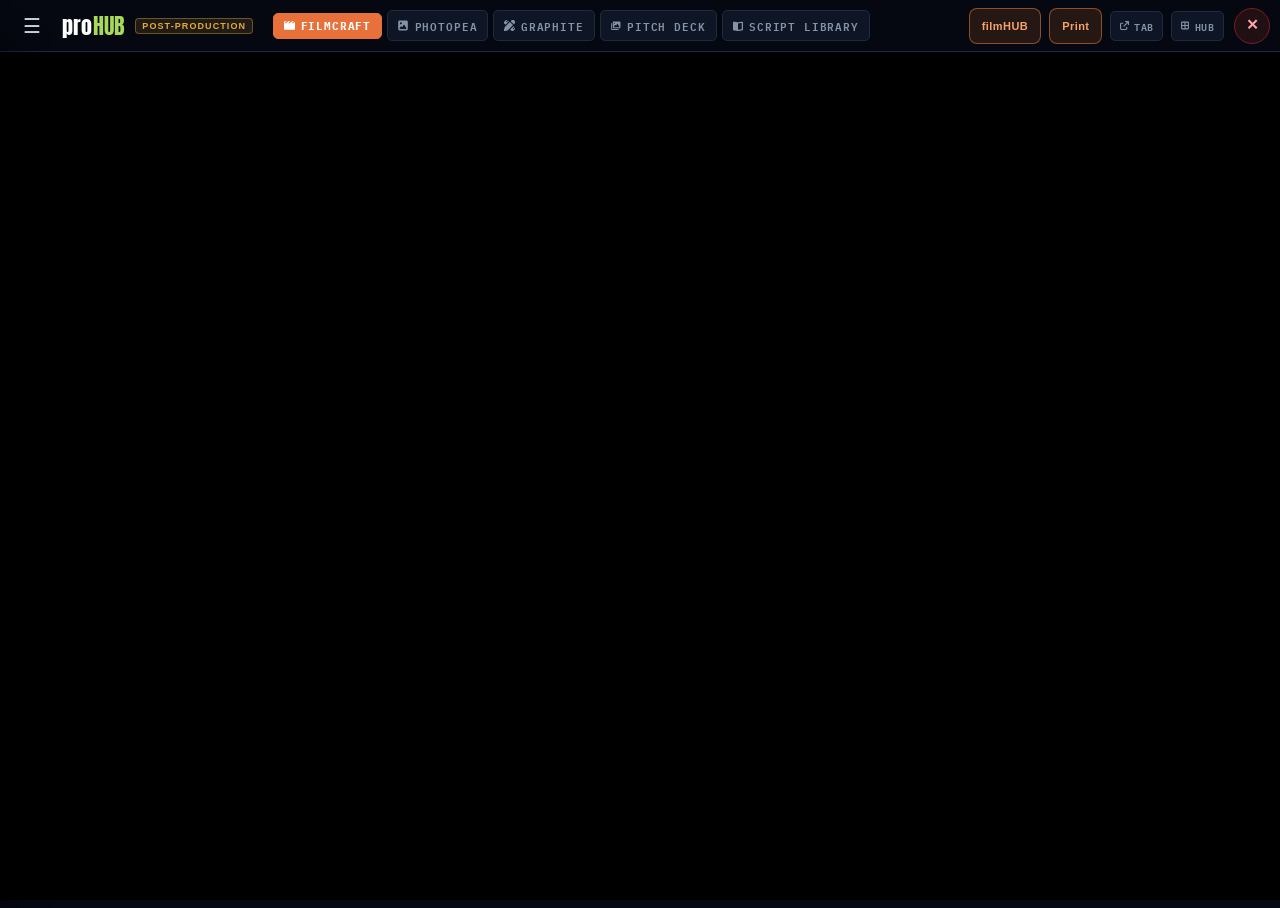
<file: tiles/post-production.html>
<!DOCTYPE html>
<html lang="en">
<head>
<meta charset="UTF-8">
<meta name="viewport" content="width=device-width, initial-scale=1.0, viewport-fit=cover">
<title>proHUB | Post-Production Suite</title>
<link rel="preconnect" href="https://fonts.googleapis.com">
<link rel="preconnect" href="https://fonts.gstatic.com" crossorigin>
<link href="https://fonts.googleapis.com/css2?family=Barlow+Condensed:wght@600;700;800&family=IBM+Plex+Mono:wght@400;500;600;700&display=swap" rel="stylesheet">
<link rel="stylesheet" href="../lib/icons.css">
<style>
:root {
  --ink: #0A0E16;
  --panel: #101725;
  --line: #1E2A3E;
  --paper: #F6F4EF;
  --amber: #E2A93B;
  --lime: #88C13F;
  --cyan: #00ABA9;
  --tx: #E6EBF2;
  --mu: #8493A8;
  --fd: 'Barlow Condensed', Georgia, sans-serif;
  --fm: 'IBM Plex Mono', ui-monospace, monospace;
}
* { box-sizing: border-box; margin: 0; padding: 0; -webkit-tap-highlight-color: transparent; }
html, body { height: 100%; width: 100%; background: var(--ink); color: var(--tx); font-family: var(--fm); overflow: hidden; }

/* Top Header Bar */
.topbar {
  height: 44px;
  background: #050810;
  border-bottom: 1px solid var(--line);
  display: flex;
  align-items: center;
  gap: 10px;
  padding: 0 12px;
  position: relative;
  z-index: 100;
}
.brand {
  font-family: 'Bauhaus 93','Bauhaus',Impact,sans-serif;
  font-size: 19px;
  line-height: 1;
  color: #fff;
  cursor: pointer;
}
.brand span { color: var(--lime); }
.badge-stage {
  font-size: 9px;
  font-weight: 700;
  letter-spacing: .12em;
  text-transform: uppercase;
  color: var(--amber);
  background: rgba(226,169,59,.12);
  border: 1px solid rgba(226,169,59,.4);
  padding: 2px 6px;
  border-radius: 4px;
  white-space: nowrap;
}

/* App Switcher Tabs */
.app-tabs {
  display: flex;
  align-items: center;
  gap: 5px;
  margin-left: 10px;
  overflow-x: auto;
  scrollbar-width: none;
}
.app-tabs::-webkit-scrollbar { display: none; }
.tab-btn {
  font-family: var(--fm);
  font-size: 10.5px;
  font-weight: 600;
  letter-spacing: .08em;
  text-transform: uppercase;
  color: var(--mu);
  background: #0E1626;
  border: 1px solid var(--line);
  border-radius: 5px;
  padding: 5px 10px;
  cursor: pointer;
  display: inline-flex;
  align-items: center;
  gap: 6px;
  white-space: nowrap;
  transition: all .15s;
}
.tab-btn:hover { color: #fff; border-color: #33456A; }
.tab-btn.active { color: #05070B; font-weight: 700; }
.tab-btn[data-app="filmcraft"].active { background: #E8703A; border-color: #E8703A; color: #fff; }
.tab-btn[data-app="photopea"].active { background: #3B7BF6; border-color: #3B7BF6; color: #fff; }
.tab-btn[data-app="graphite"].active { background: #E2A93B; border-color: #E2A93B; }
.tab-btn[data-app="pitchmaker"].active { background: #B07CE8; border-color: #B07CE8; color: #fff; }
.tab-btn[data-app="scriptlib"].active { background: #5AA9E6; border-color: #5AA9E6; color: #fff; }

.top-right {
  margin-left: auto;
  display: flex;
  align-items: center;
  gap: 8px;
}
.btn-util {
  font-family: var(--fm);
  font-size: 9.5px;
  font-weight: 600;
  text-transform: uppercase;
  letter-spacing: .08em;
  color: var(--mu);
  background: #0E1626;
  border: 1px solid var(--line);
  padding: 5px 8px;
  border-radius: 5px;
  cursor: pointer;
  display: inline-flex;
  align-items: center;
  gap: 5px;
}
.btn-util:hover { color: #fff; border-color: #33456A; }

/* Stage Viewports */
.stage-wrap {
  width: 100vw;
  height: calc(100vh - 44px);
  position: relative;
  background: #000;
}
.app-view {
  position: absolute;
  inset: 0;
  width: 100%;
  height: 100%;
  border: 0;
  display: none;
  background: #000;
}
.app-view.active { display: block; }

/* Workbench Areas */
.native-studio {
  position: absolute;
  inset: 0;
  display: none;
  flex-direction: column;
  padding: 16px 20px;
  overflow-y: auto;
  background: var(--ink);
}
.native-studio.active { display: flex; }

.row { display: flex; gap: 8px; align-items: center; flex-wrap: wrap; }
.note { font-size: 11.5px; color: var(--mu); line-height: 1.5; }
button {
  font-family: var(--fm);
  font-size: 12px;
  padding: 6px 10px;
  border-radius: 6px;
  border: 1px solid var(--line);
  background: #121A28;
  color: #DDE5EF;
  cursor: pointer;
}
button:hover { background: #1B263B; color: #fff; }
button.pri { background: var(--amber); border-color: var(--amber); color: #12161F; font-weight: 600; }
textarea, input, select {
  background: #0D1420;
  border: 1px solid var(--line);
  border-radius: 6px;
  color: #E6EBF2;
  padding: 6px 10px;
  font-family: var(--fm);
  font-size: 12px;
}
textarea:focus, input:focus, select:focus { outline: 1px solid var(--amber); }

.toast {
  position: fixed;
  left: 50%;
  bottom: 20px;
  transform: translate(-50%, 0);
  background: #111A2B;
  border: 1px solid #25344E;
  color: #fff;
  font-size: 10.5px;
  padding: 8px 16px;
  border-radius: 6px;
  z-index: 9999;
  opacity: 0;
  pointer-events: none;
  transition: opacity .18s;
}
.toast.on { opacity: 1; }

[data-slide][data-ov="1"]::after{content:' \2022';color:var(--amber,#E2A93B);}
.pd-tplchip-custom{border-style:dashed!important;}
.pd-textedit{display:none;}
#pdCanvas{position:sticky!important;top:0;z-index:30;box-shadow:0 8px 0 var(--ink,#06090F);}

/* ===== Phone layout (<=768px) ===== */
@media (max-width:768px){
  html,body{height:100dvh;}
  .topbar{height:48px;gap:8px;padding:0 10px;}
  .badge-stage{display:none;}
  .app-tabs{margin-left:2px;flex:1;min-width:0;gap:6px;scroll-snap-type:x proximity;-webkit-overflow-scrolling:touch;}
  .tab-btn{padding:0 12px;min-height:36px;font-size:11px;flex:0 0 auto;scroll-snap-align:center;}
  .top-right{gap:6px;}
  .btn-util{min-height:36px;padding:0 10px;font-size:0;gap:0;}
  .btn-util i{font-size:14px;}
  .stage-wrap{width:100%;height:calc(100dvh - 48px);}
  .native-studio{padding:10px 10px 90px;}
  button,textarea,input,select{font-size:16px;}
  /* script library */
  #slMount > .row{flex-direction:column;align-items:stretch;}
  #slQ{min-width:0!important;width:100%;height:46px!important;font-size:16px!important;}
  #slList{max-height:calc(100dvh - 200px)!important;padding-right:0!important;}
  #slList > div{padding:10px 0!important;}
  #slList span{font-size:14px!important;}
  #slList a{min-height:40px;display:inline-flex;align-items:center;padding:0 14px!important;font-size:12px!important;}
  /* pitch deck studio: live preview on top, controls under it */
  #pdMount{height:auto!important;}
  .pd-wrap{display:flex!important;flex-direction:column;height:auto!important;gap:12px!important;}
  .pd-left,.pd-right{display:contents!important;}
  #pdCanvas{order:1;position:sticky!important;top:-10px;z-index:30;width:800px!important;max-width:none!important;zoom:var(--pdz,.45);
    box-shadow:0 0 0 10px var(--ink);}
  .pd-textedit{display:flex;flex-direction:column;gap:6px;}
  .pd-textedit textarea{width:100%;min-height:92px;padding:12px;line-height:1.45;resize:vertical;}
    .pd-rail[data-rail="tpl"]{order:2;} .pd-textedit{order:3;} .pd-rail[data-rail="slide"]{order:4;} .pd-rail[data-rail="scope"]{order:5;} .pd-rail[data-rail="layout"]{order:6;} .pd-rail[data-rail="graphic"]{order:7;}
  .pd-split{order:8;} .pd-actions{order:9;} .pd-style{order:10;} .pd-rail[data-rail="genre"]{order:11;} .pd-type{order:12;}
  .pd-rail[data-rail="scope"] .pd-rail-btns{display:grid!important;grid-template-columns:1fr 1fr 1fr!important;overflow:visible;} .pd-rail[data-rail="scope"] .pd-rail-btns button{border-radius:8px!important;padding:0 6px!important;}
  .pd-rail[data-rail="tpl"] .pd-rail-btns button{display:flex;align-items:center;gap:8px;}
  .pd-rail-lbl{margin:0 0 6px!important;font-size:10px!important;}
  .pd-rail-btns{display:flex!important;gap:8px!important;overflow-x:auto;padding-bottom:4px;scrollbar-width:none;-webkit-overflow-scrolling:touch;}
  .pd-rail-btns::-webkit-scrollbar{display:none;}
  .pd-rail-btns button{flex:0 0 auto;min-height:44px;padding:0 16px!important;font-size:12px!important;border-radius:22px!important;white-space:nowrap;}
  .pd-rail[data-rail="layout"] .pd-rail-btns,.pd-rail[data-rail="graphic"] .pd-rail-btns{display:grid!important;grid-template-columns:1fr 1fr;overflow:visible;}
  .pd-rail[data-rail="layout"] .pd-rail-btns button,.pd-rail[data-rail="graphic"] .pd-rail-btns button{border-radius:8px!important;}
  .pd-rail[data-rail="graphic"] .pd-rail-btns{grid-template-columns:1fr 1fr 1fr;}
  .pd-split{flex-direction:column;align-items:stretch!important;gap:12px!important;padding:12px!important;}
  .pd-split > div,.pd-split #pdCircleControls{display:flex;flex-direction:column;align-items:stretch!important;gap:10px!important;}
  .pd-split #pdCircleControls > div{align-items:center;}
  .pd-split #pdCircleControls{display:none;}
  .pd-split input[type=range]{width:100%!important;height:36px;}
  .pd-split .note{min-width:78px;}
  .pd-split > div:first-child{flex-direction:row;align-items:center!important;}
  .pd-actions{flex-direction:column;align-items:stretch!important;gap:12px!important;margin-top:0!important;}
  .pd-g{display:flex;flex-wrap:wrap;gap:8px;align-items:center;padding:10px;border:1px solid var(--line);border-radius:8px;background:#0B101D;}
  .pd-g > .note{width:100%;font-size:10px;letter-spacing:.14em;text-transform:uppercase;}
  .pd-g input[type=file]{flex:1 1 100%;width:100%!important;font-size:14px!important;padding:8px;}
  .pd-g button{flex:1 1 auto;min-height:44px;}
  #pdPrint{margin-left:0!important;min-height:50px;font-size:14px;}
  .pd-type{grid-template-columns:1fr 1fr!important;}
  .pd-type select{min-height:44px;font-size:16px!important;}
  .pd-type input[type=color]{width:56px!important;height:40px!important;}
}
</style>
<style id="pp-edge">
@media (max-width:768px){
  .topbar{height:auto;min-height:48px;padding-top:env(safe-area-inset-top,0px);padding-left:max(10px,env(safe-area-inset-left,0px));padding-right:max(10px,env(safe-area-inset-right,0px));box-sizing:border-box;}
  .stage-wrap{box-sizing:border-box;}
  .native-studio{padding-left:max(10px,env(safe-area-inset-left,0px));padding-right:max(10px,env(safe-area-inset-right,0px));padding-bottom:calc(96px + env(safe-area-inset-bottom,0px));box-sizing:border-box;overflow-x:hidden;max-width:100vw;}
  .native-studio *{max-width:100%;}
  .app-tabs{-webkit-mask-image:linear-gradient(to right,#000 90%,transparent);mask-image:linear-gradient(to right,#000 90%,transparent);padding-right:14px;}
  body.ph-inside #sn-close,#sn-close{bottom:calc(14px + env(safe-area-inset-bottom,0px))!important;}
}
</style>
<style id="fh-tab-style">.fh-tab{display:inline-flex;align-items:center;flex:0 0 auto;padding:0 12px;min-height:36px;border-radius:8px;font-size:11px;font-weight:700;text-decoration:none;color:#F6A36B;background:rgba(232,123,48,.14);border:1px solid rgba(232,123,48,.55);letter-spacing:.04em;white-space:nowrap;}@media (max-width:768px){#btnPopout{display:none!important;}.fh-tab{min-height:36px;padding:0 9px;font-size:10.5px;}}</style>
<link id="ph-anton" href="https://fonts.googleapis.com/css2?family=Anton&display=swap" rel="stylesheet">
<link id="ph-icons" rel="icon" type="image/svg+xml" href="../favicon.svg"><link rel="icon" type="image/png" sizes="32x32" href="../favicon-32.png"><link rel="apple-touch-icon" href="../apple-touch-icon.png">
<!--ph-pwa--><link rel="manifest" href="../manifest.webmanifest"><meta name="theme-color" content="#05070B"><meta name="apple-mobile-web-app-capable" content="yes"><!--/ph-pwa--><style id="ph-touch">button,a,[onclick],select,summary,label{touch-action:manipulation;-webkit-tap-highlight-color:transparent}@media (pointer:coarse){.btn,button.btn{min-height:40px}#cvSheet button,#cvSheet select{min-height:44px}#phx button{min-height:44px}#phx input,#phx select,#cvSheet input,#cvSheet select,.modal input,.modal select,.modal textarea,#fIn,#ePaste,#ePasteGo~textarea{font-size:16px}textarea{font-size:max(16px,1em)}}</style><link rel="stylesheet" href="../lib/hubstyle.css"><script src="../lib/hubstyle.js" defer></script></head>
<body>
<div class="topbar">
  <div class="brand one-logo" onclick="hubGo('../index.html',event)">pro<span>HUB</span></div>
  <span class="badge-stage">POST-PRODUCTION</span>
  
  <nav class="app-tabs" id="appTabs">
    <button class="tab-btn active" data-app="filmcraft"><i class="fa-solid fa-clapperboard"></i> FilmCraft</button>
    <button class="tab-btn" data-app="photopea"><i class="fa-solid fa-image"></i> Photopea</button>
    <button class="tab-btn" data-app="graphite"><i class="fa-solid fa-pen-ruler"></i> Graphite</button>
    <button class="tab-btn" data-app="pitchmaker"><i class="fa-solid fa-images"></i> Pitch Deck</button>
    <button class="tab-btn" data-app="scriptlib"><i class="fa-solid fa-book-open"></i> Script Library</button>
  </nav>

  <div class="top-right">
    <a class="fh-tab" href="../filmhub.html" onclick="hubGo('../filmhub.html',event)">filmHUB</a>
    <a class="fh-tab" href="../filmhub.html#print" onclick="hubGo('../filmhub.html#print',event)">Print</a>
    <button class="btn-util" id="btnPopout" title="Open current tool in a new browser tab"><i class="fa-solid fa-arrow-up-right-from-square"></i> Tab</button>
    <button class="btn-util" onclick="hubGo('../index.html',event)" title="Return to Dashboard"><i class="fa-solid fa-border-all"></i> Hub</button>
  </div>
</div>

<main class="stage-wrap">
  <!-- 1. FilmCraft NLE -->
  <iframe id="view-filmcraft" class="app-view active" title="FilmCraft NLE" src="https://filmcraft.online/editor" allow="clipboard-read; clipboard-write; fullscreen"></iframe>

  <!-- 2. Photopea Photo Editor -->
  <iframe id="view-photopea" class="app-view" title="Photopea" src="https://www.photopea.com/" allow="clipboard-read; clipboard-write; fullscreen"></iframe>

  <!-- 3. Graphite 2D Suite -->
  <iframe id="view-graphite" class="app-view" title="Graphite" src="https://editor.graphite.rs/" allow="clipboard-read; clipboard-write; fullscreen"></iframe>

  <!-- 4. Pitch Deck Studio Container -->
  <div id="view-pitchmaker" class="native-studio">
    <div id="pdMount" style="width:100%;height:100%;"></div>
  </div>

  <!-- 5. Script Library Container -->
  <div id="view-scriptlib" class="native-studio">
    <div id="slMount" style="width:100%;height:100%;"></div>
  </div>
</main>

<div class="toast" id="toast"></div>
<script>
var HUB = {
  esc: function(s){
    return String(s==null?'':s).replace(/[&<>"']/g, function(c){
      return {'&':'&amp;','<':'&lt;','>':'&gt;','"':'&quot;',"'":'&#39;'}[c];
    });
  }
};

/* =========================================================================
   AUTHENTIC SCRIPT LIBRARY (400+ Complete Screenplays from DailyScript)
   ========================================================================= */
var SL_PACKED = "10 Things I Hate About You|10Things\n12 Monkeys|twelve_monkeys\n13 Days|13_days\n1492: Conquest of Paradise:|1492_conquest\n15 Minutes|15minutes\n2001: A Space Odyssey|2001\n3 Kings (Spoils of War)|three-kings_unproduced\n3 Kings|three-kings_shooting\n48 Hours|48hours\n8 Millimeter|eight-millimeter\nA Nightmare on Elm Street|nightmare-on-elm-street\nA Walk to Remember|awalktoremember\nAce Ventura: Pet Detective|ace_ventura_shoot\nAirforce One|AirForceOne_TXT\nAlien Nation|Alien_Nation_Bannon_Cameron_October_1987\nAliens|Aliens_James_Cameron_May_28_1985_first_draft\nAlien|alien_early\nAlien|alien_shooting\nAll About Eve|all_about_eve\nAll The President's Men|all_the_presidents_men\nAlmost Famous|almost_famous\nAmadeus|amadeus\nAmerican Beauty|AmericanBeauty_final\nAmerican Madness|American_Madness\nAmerican Outlaws|American_Outlaws\nAmerican Pie|american-pie_production\nAmerican Psycho|American_Psycho_Harron_Turner\nAmerican Psycho|american_psycho_unproduced\nAn American Werewolf In London|An_American_Werewolf_in_London\nAnnie Hall|annie_hall\nAntz|antz\nApocalypse Now: Redux|apocalypsenowredux\nApocalypse Now|apocolypse\nApt Pupil|apt-pupil_early\nAs Good As It Gets|as_good_as_it_gets\nAssassins|assassins_early\nAssassins|assassins_shooting\nAt First Sight|at_first_sight\nAustin Powers 2: The Spy Who Shagged Me|Austin_Powers_TPWSM\nAustin Powers: International Man of Mystery|Austin_Powers_IMM\nBarry Lyndon|BarryLyndon\nBarton Fink|barton_Fink\nBasic Instinct|basic_instinct\nBatman 2 (Unproduced)|batman-returns_unproduced\nBatman Forever|batman_forever\nBatman Returns|batman-returns_early\nBatman Returns|batman-returns_shooting\nBatman|batman_early\nBatman|batman_production\nBeavis and Butt-head Do America|beavis_and_butthead_do_america\nBedlam|chamberofhorrors\nBeetle Juice|beetlejuice_mcdowell\nBeetle Juice|beetlejuice_skaaren_\nBeetle Juice|beetlejuice_skaaren_final\nBeing John Malkovich|beingjohnmalkovich\nBeing There|being_there_12_16_78\nBeing There|being_there_1_10_79\nBeloved|beloved_lagravenese\nBlack Rain|black_rain\nBlack Snake Moan|black-snake-moan-script\nBlade II|Blade_II_David_goyer\nBlade Runner|Blade-runner_early\nBlade Runner|blade-runner_shooting\nBlade|blade\nBlair Witch II|blair-witch-2\nBlood Simple|blood_simple\nBlow|blow\nBody of Evidence|body_of_evidence\nBones|bones\nBottle Rocket|bottlerocket\nBrazil|brazil\nBringing Out the Dead|bringing-out-the-dead\nBroadcast News|broadc_news\nBuffy the Vampire Slayer|buffy_the_vampire_slayer\nCasino|casino\nCellular|cellular_cohen\nChasing Sleep|chasing_sleep\nCinema Paradiso|cinema_paradiso\nCitizen Kane|citizenkane\nClerks|clerks\nCliffhanger|cliffhanger_france\nCliffhanger|cliffhanger_hayes\nCliffhanger|cliffhanger_stallone\nCollateral|Collateral\nCollateral|collateral_darabont\nCommitted (filmed as Crazy Love)|crazy_love\nConspiracy Theory|conspiracy-theory\nCopycat|copycat\nCrime Spree|crimespree\nCruel Intentions|cruel-intentions\nDark City|dark-city_early\nDark City|dark-city_early-rewrite\nDark Star|dark-star_short\nDays of Heaven|daysofheaven\nDead Poets Society|dead_poets_final\nDeep Rising|deep_rising\nDemolition Man|demolition-man_lenkov\nDemolition Man|demolition-man_production\nDog Day Afternoon|dogdayafternoon\nDomino|domino\nDrop Dead Gorgeous|dropdeadgorgeous\nEd TV|edtv\nEd Wood|ed-wood\nElection|election\nElf|elf\nEnemy of the State|enemyofthestate\nEntrapment|entrapment_early\nEntrapment|entrapment_early-rewrite\nEntrapment|entrapment_production\nErik the Viking|erik_the_viking\nErin Brockovich|erin-brockovich_early\nErin Brockovich|erin-brockovich_shooting\nFace/Off|faceoff_early\nFace/Off|faceoff_production\nFargo|fargo\nFast Times at Ridgemont High|fast_times_at_ridgemont_high\nFear and Loathing in Las Vegas|fear-and-loathing_alex-cox\nFear and Loathing in Las Vegas|fearandloathing\nFerris Bueller's Day Off|ferris_bueller_shooting\nFight Club|fightclub_2_98\nFinal Destination 2|final_destination2\nFinal Destination|final_destination\nFive Easy Pieces|fiveeasypieces\nFive Feet and Rising|fivefeetandrising\nFletch|fletch\nFlight Plan|flightplan\nFour Feathers|Four_Feathers_3rd_Draft\nFreddy vs. Jason|freddy_v_jason_briggs\nFreddy vs. Jason|nightmare13\nFreddy's Dead: The Final Nightmare|nightmare_on_elm_street_6\nFrequency|frequency\nFriday The 13th Part 8: Jason Takes Manhatten|friday_13_8\nFriday the 13th Part 10: Jason X|Jason_X_early\nFriday the 13th Part 10: Jason X|jason_x_shooting\nFriday the 13th|friday_13\nFrom Dusk Till Dawn|from_dusk_till_dawk\nGame 6|game_6\nGattaca|gattaca_early\nGet Carter|getcarter\nGhost Ship|ghost_ship\nGhost Ship|ghostship\nGhost World|ghostworld\nGlengarry Glen Ross|glengarry\nGods and Monsters|gods-and-monsters_shooting\nGone in Sixty Seconds|gone_in_60_seconds\nGood Will Hunting|goodwillhunting\nGoodfellas|goodfellas\nGrosse Pointe Blank|grosse_point_blank\nHalloween 6: The Curse of Michael Myers (HALLOWEEN 666: THE ORIGIN OF MICHAEL MYERS)|Halloween_6_The_Curse_of_Michael_Myers\nHalloween|halloween\nHannah and Her Sisters|hannah\nHannibal|hannibal_production\nHannibal|hannibal_unproduced\nHappy Birthday, Wanda June|Happy_Birthday_Wanda_JUne\nHappy Campers|happy-campers_early\nHeathers|heathers_early\nHeathers|heathers_shooting\nHellbound: Hellraiser II|hellraiser_II\nHellraiser|hellraiser_early\nHellraiser|hellraiser_later\nHero|hero1\nHider In The House|hider-in-the-house\nHighlander 4|highlander_4\nHope and Glory|hopeandglory\nHotel Rwanda|hotel_rwanda\nHouse on Haunted Hill|house-on-haunted-hill\nHudson Hawk|hudson-hawk_early\nI Am Legend (Omega Man)|i_am_legend_6_26_70\nI Walked with a Zombie|i-walked_with_a_zombie\nIndependence Day|id4\nInsomnia|insomnia\nInterview with the Vampire|interview_with_the_vampire\nIt Happened One Night|It_Happened_one_night\nIt's a Wonderful Life|wonderfullife\nJackie Brown|jackiebrown\nJacob's Ladder|JacobsLadder\nJane Eyre|janeeyre\nJennifer Eight|jennifer-eight-script\nJerry Maguire|jerrymaguire\nJohn Q.|JohnQ\nJurassic Park 2: The Lost World|jurassic2_thw\nJurassic Park 3|jp3\nJurassic Park|jurassicpark_script_early_3_92\nJurassic Park|jurassicpark_script_final_12_92\nKafka|kafka\nKing Kong (Kong)|kong1933\nKlute|klute\nKundun|kundun\nL.A. Confidential|ellay-confidential_early\nLake Placid|lake-placid\nLast Of The Mohicans|last-of-the-mohicans-script\nLeaving Las Vegas|leavinglasvegas\nLethal Weapon|lethalweapon\nLeviathan|leviathan_shooting\nLife As A House|LifeAsAHouse\nLittle Nicky|littlenicky\nLogan's Run|logans_run\nLone Star|lone_star\nLord of Illusions|lordofillusions\nLost Horizon|Lost_Horizon\nLost in Translation|lost-in-translation-script\nLove and Basketball|love_and_basketball\nMagnolia|magnolia\nMan in the Iron Mask|man_in_iron_mask_95\nManhunter (Red Dragon)|manhunter\nMean Streets (Season of the Witch)|meanstreet\nMeet John Doe|Meet_John_Doe\nMemento|memento\nMiami Vice|miamivice\nMidnight Cowboy|midnightcowboy\nMidnight Express|midnightexpress\nMiller's Crossing|millers_crossing\nMimic|mimic_production\nMinority Report|MINORITY_REPORT_--_Aug_15th_1997_rewrite_by_Jon_Cohen\nMinority Report|MINORITY_REPORT_--_May_16th_2001_revised_draft_by_Scott_Frank\nMisery|misery\nMission Impossible II|mission-impossible-2_shoot\nMission Impossible|mission-impossible_shoot\nMr. Deeds Goes to Town|Mr._Deeds_Goes_to_Town\nMrs. Brown|mrs_brown\nMulholland Drive|mulholland_drive\nMy Mother Dreams The Satan's Disciples in New York|mother_dreams\nMystery Men|mystery_men_6_6_97\nNashville|nashville\nNatural Born Killers|natural-born-killers_early\nNatural Born Killers|natural-born-killers_shoot\nNever Been Kissed|neverbeenkissed\nNext Friday|Next_Friday\nNick of Time|Nick-Of-Time-script\nNurse Betty|nursebetty\nO Brother, Where Art Thou?|o_brother\nOn The Waterfront|onthewaterfront\nOne Flew Over The Cuckoo's Nest|oneflewover\nOrgy of the Dead|orgyofthedead\nOut of Sight|out-of-sight\nPI|pi\nPanic Room|Panic_Room_Koepp\nPearl Harbor|pearl_harbor_early\nPeggy Sue Got Married|peggysue\nPet Sematary II|petsemetaryii\nPet Sematary|Pet-Sematary\nPhiladelphia|philadelphia\nPitch Black|pitch-black_shooting\nPlanet of the Apes, 2001|POA_new\nPlanet of the Apes|POTA_67\nPlanet of the Apes|POTA_hamm\nPlatinum Blonde|Platinum_Blonde\nPlatoon|platoon\nPlayback|playback\nPleasantville|pleasantville\nPredator|hunter\nPsycho|psycho_revised\nPulp Fiction|pulp_fiction\nPunch Drunk Love|Punch-Drunk_Love\nQuantum Project|quantumproject\nRKO 281|RKO218\nRaging Bull|raging_bull\nRambling Rose|ramblingrose\nRambo: First Blood II: The Mission|firstblood2\nRambo: First Blood Part II|rambo_first_blood_2\nReal Genius|real_genius\nRebel Without A Cause|Rebel_Without_A_Cause\nRed Planet|Red_Planet\nResident Evil - Romero - Unproduced|resident_evil_romero\nResident Evil|resevil\nReturn of the Apes|ROTA_Hayes\nReturn to Me|return_to_me\nRocky|rocky\nRonin|ronin_early\nRush Hour 2|rush_hour_2\nRush Hour|RushHour\nRush Hour|rush_hour\nRushmore|rushmore\nSaving Private Ryan|saving_private_ryan\nSchindler's List|schindlerslist\nSerial Mom|serial-mom\nSeven|seven_early\nSeven|seven_production\nSeven|seven_unknown\nSex, Lies and Videotapes|sex_lies_and_video_tapes\nSgt. Rock|sgt-rock_peoples\nShampoo|shampoo\nSilver Bullet|silverbullet\nSimone|Simone_Andrew_Niccol\nSleepy Hollow|sleepy-hollow_early\nSleepy Hollow|sleepy-hollow_shooting\nSliTHER|SliTHER\nSling Blade|sling_blade\nSnow Falling On Cedars|snow-falling_early\nSnow Falling On Cedars|snow-falling_shooting\nSolaris|solaris_script\nSoldier|soldier\nSomething Borrowed (filmed as \"The Wedding Date\")|somethingborrowed\nSouth Park: Bigger, Longer, Uncut|south-park\nSpare Me|spareme\nSphere|sphere_early\nSphere|sphere_shooting\nSpider-Man|spider_man_cohen_newson_cameron_8_4_93draft\nSpider-Man|spider_man_koepp\nStar Trek 01: The Motion Picture|startrek01\nStar Trek 02: The Wrath Of Khan|startrek02\nStar Trek 02: The Wrath Of Khan|startrek02_final\nStar Trek 07: Generations|startrek07\nStar Trek 08: First Contact|startrek08\nStar Trek 10: Nemesis|startrek10\nState and Main|state-and-main_shooting\nState and Main|stateandmain\nStepmom|stepmom\nStorytelling|storytelling\nSugar and Spice|sugarandspice\nSunset Blvd.|sunset_bld_3_21_49\nSuspect Zero|suspect_zero\nSweet Smell of Success|sweetsmell\nSwingers|Swingers\nTHX 1138|thx1138\nTRON|tron\nTaking Sides|takingsides\nTaxi Driver|taxidriver\nThe 5th Element|thefifthelement\nThe 9th Gate|theninthgate\nThe Abyss|abyss\nThe Adventures of Ford Fairlane (Ford Fairlane )|ford-fairlane_early\nThe American President|american_president\nThe Anniversary Party|anniversaryparty\nThe Apartment|apartment\nThe Avengers|Avengers\nThe Battle of Algiers|boa\nThe Believer|thebeliever\nThe Big Blue|thebigblue\nThe Big Lebowski|gib_lebowski\nThe Bijou|TheBijou\nThe Birds|The_Birds\nThe Black Dahlia|black-dahlia_early\nThe Boondock Saints|boondock-saints-script\nThe Bourne Identity|bourneidentity\nThe Cat People|catpeople\nThe Cell|the_cell\nThe Cider House Rules|cider_house_rules\nThe Crow|the_crow\nThe Crying Game|cg\nThe Day The Earth Stood Still|the_day_the_earth_stood_still\nThe Day the Clown Cried|the_day_the_clown_cried\nThe Deer Hunter|deer_hunter\nThe Dragons of Krull|Krull\nThe English Patient|englishpatient\nThe Fabulous Baker Boys|Fabulous_Baker_boys_final\nThe Fabulous Baker Boys|fabulous_baker_boys_april_1985\nThe Fact of Murder|factofmurder\nThe Family Man|familyman\nThe Fantastic Four|fantasticfour\nThe Fisher King|fisher-king_early\nThe Fisher King|fisher-king_shooting\nThe French Connection|frenchconnection\nThe Fugitive|fugitive\nThe Game|the-game-early\nThe Game|the-game_shooting\nThe Getaway|getaway\nThe Ghost and the Darkness|Ghost_Darkness\nThe Godfather Part 2|godfather2\nThe Godfather|The_Godfather\nThe Graduate|the_graduate\nThe Grapes of Wrath|grapes_of_wrath\nThe Grifters|Grifters_Westlake\nThe Haunting|the-haunting_production\nThe Hebrew Hammer|thehebrewhammer\nThe Horse Wisperer|horse_whisperer\nThe Hudsucker Proxy|hudsucker_Proxy\nThe Ice Storm|icestorm\nThe Insider|the-insider_shooting\nThe Jacket|The_Jacket\nThe Life and Death of Colonel Blimp|thelifeanddeathofcolonelblimp\nThe Limey|the-limey\nThe Man Who Wasn't There|the-man-who-wasn't-there\nThe Nightmare Before Christmas|nightmare-b4-xmas_early\nThe Patriot|Patriot_1998\nThe Patriot|Patriot_1999\nThe Pianist|thepianist\nThe Piano|thepianolesson\nThe Ploughman's Lunch|ploughmans_lunch\nThe Princess Bride|princess_bride\nThe Producers|producers\nThe Relic|the-relic_early\nThe Saint|the_saint\nThe Salton Sea|salton_sea\nThe Searchers|searchers\nThe Shawshank Redemption|shawshank\nThe Shining|shining\nThe Silence Of The Lambs|silenceofthelambs\nThe Sting|thesting\nThe Sweet Hereafter|sweethereafter\nThe Talented Mr. Ripley|mr-ripley_shooting\nThe Thin Man|thethinman\nThe Third Man|the_third_man\nThe Time Machine|TheTimeMachine\nThe Time Machine|TheTimeMachine_1959\nThe Truman Show|the-truman-show_early\nThe Truman Show|the-truman-show_shooting\nThe Usual Suspects|usualsuspects\nThe Verdict|the-verdict-script\nThe Woodsman|thewoodsman\nThe X-Files Movie|the-x-files_production\nThelma & Louise|thelmaandlouise\nThere's Something About Mary|aboutmary\nTicker|ticker\nTo Sleep With Anger|tosleepwithanger\nTombstone|tomb_stone\nTop Gun|TopGun\nToy Story|toy_story\nTraffic|traffic\nTraining Day|Training_Day_Ayer\nTrainspotting|trainspotting\nTransformers: The Movie|transformers\nTrue Romance|true_romance\nU Turn (Stray Dogs)|u-turn_early\nU Turn|u-turn_shooting\nUnbreakable|unbreakable\nUnforgiven|unforgiven\nVertigo|vertigo\nVirtuosity|virtuosity\nWag the Dog|wag-the-dog_production\nWall Street|wall_street\nWho Framed Roger Rabbit? (Who Shot Roger Rabbit?)|roger-rabbit\nWild At Heart|wild_at_heart\nWild Things|wild-things_production\nWillow|willow\nWithnail and I|withnail\nWitness|witness\nWonder Boys|thewonderboys\nX-Men|x-men_walker3\nYou've Got Mail|Youve_got_mail";

var SL = (function () {
  var items = null;
  function load() {
    if (items) return items;
    items = SL_PACKED.split('\n').map(function (line) {
      var p = line.split('|');
      return { title: p[0] || '', slug: p[1] || '' };
    }).filter(function (x) { return x.title && x.slug; });
    items.sort(function (a, b) { return a.title.localeCompare(b.title); });
    return items;
  }
  function search(q) {
    var all = load(), s = String(q || '').trim().toLowerCase();
    if (!s) return all;
    return all.filter(function (x) { return x.title.toLowerCase().indexOf(s) >= 0; });
  }
  return { load: load, search: search };
})();

function renderScriptLibrary(box) {
  var all = SL.load();
  box.innerHTML =
    '<div class="row" style="gap:8px;margin-bottom:10px;flex-wrap:wrap">' +
      '<input id="slQ" placeholder="Search screenplays..." style="flex:1;min-width:240px;height:34px;background:#0D1420;border:1px solid var(--line);border-radius:6px;color:#fff;padding:0 12px;font-family:var(--fm);">' +
      '<span class="note" id="slCount" style="font-weight:600;color:var(--amber);"></span>' +
    '</div>' +
    '<div class="note" style="margin-bottom:12px">Titles and links only. Every script opens on <b>dailyscript.com</b> in a new tab; files remain on their server.</div>' +
    '<div id="slList" style="max-height:calc(100vh - 160px);overflow-y:auto;padding-right:6px;"></div>';

  function draw() {
    var q = document.getElementById('slQ').value, list = SL.search(q);
    document.getElementById('slCount').textContent = list.length + ' of ' + all.length + ' titles';
    var rows = list.slice(0, 300).map(function (x) {
      return '<div style="display:flex;align-items:center;justify-content:space-between;gap:8px;padding:6px 0;border-bottom:1px solid rgba(27,36,54,.7);">' +
        '<span style="flex:1;font-size:12.5px;color:#DDE5EF;">' + HUB.esc(x.title) + '</span>' +
        '<a class="note" target="_blank" rel="noopener noreferrer" href="https://www.dailyscript.com/scripts/' +
        encodeURIComponent(x.slug) + '.html" style="color:var(--cyan);text-decoration:none;font-weight:600;border:1px solid rgba(0,171,169,.3);padding:3px 8px;border-radius:4px;">Open ↗</a></div>';
    }).join('');
    if (list.length > 300) rows += '<p class="note" style="margin-top:8px;">Showing 300 of ' + list.length + ' — narrow the search.</p>';
    document.getElementById('slList').innerHTML = rows || '<p class="note">No match.</p>';
  }
  document.getElementById('slQ').oninput = draw;
  draw();
}
/* =========================================================================
   AUTHENTIC PITCH DECK STUDIO (With Adjustable Split & Positionable Circle)
   ========================================================================= */
var PD = {
  genre: 'DRAMA', slide: 'LOGLINE', layout: 'split', display: 1, body: 0, accent: '#8BA8B8',
  bg: '', bgMode: 'colour', slides: {}, slidesAt: {},
  // New graphic & divider options
  splitPos: 50,       // Center line percentage (10% to 90%)
  graphicMode: 'line',// 'line', 'circle', or 'none'
  circleSize: 55,     // Size percentage
  circleX: 50,        // Horizontal position %
  circleY: 50,        // Vertical position %
  bgc: '#080C14', tx: '#F2F0EA', fsAll: 100, fs: {}, fsScope: 'slide', wt: 500, caps: 0, track: 0, tpl: '', custom: 0, scope: 'slide', ov: {}
};
var PD_OVK = ['layout','graphicMode','splitPos','circleSize','circleX','circleY'];
function pdV(k){ var o = PD.ov && PD.ov[PD.slide]; return (o && o[k] != null) ? o[k] : PD[k]; }
function pdSet(k, v){
  if (PD.scope === 'all') { PD[k] = v; Object.keys(PD.ov).forEach(function(sl){ delete PD.ov[sl][k]; }); }
  else { (PD.ov[PD.slide] = PD.ov[PD.slide] || {})[k] = v; }
}
function pdHasOv(sl){ var o = PD.ov && PD.ov[sl]; return !!(o && Object.keys(o).length); }


/* Templates interpret contemporary indie/genre deck styles: quiet A24-style prestige minimalism, stark thriller contrast,
   brutalist/industrial, fashion monochrome, earthy muted, vivid neon, pastel coming-of-age, cold sci-fi. */
var PD_TEMPLATES = {
  prestige:{n:'Quiet Prestige',d:'Off-white, editorial serif, restrained',bgc:'#EDEAE3',tx:'#1B1B1B',accent:'#8C2F2B',display:0,body:1,layout:'split',graphic:'line',wt:400,caps:0,track:0,fs:100},
  noir:{n:'Noir Thriller',d:'Stark contrast, condensed caps, blood red',bgc:'#07080B',tx:'#EDEDED',accent:'#C8102E',display:2,body:0,layout:'full',graphic:'none',wt:700,caps:1,track:6,fs:95},
  brutal:{n:'Brutalist Mono',d:'Raw white, black mono, hazard orange',bgc:'#F4F4EF',tx:'#0A0A0A',accent:'#FF4A00',display:6,body:2,layout:'stack',graphic:'none',wt:700,caps:1,track:2,fs:80},
  fashion:{n:'Fashion Monochrome',d:'Black and white, wide-tracked light sans',bgc:'#0C0C0C',tx:'#FFFFFF',accent:'#FFFFFF',display:7,body:0,layout:'text',graphic:'none',wt:300,caps:1,track:14,fs:85},
  earth:{n:'Earth & Ember',d:'Muted earth, warm serif, expansive',bgc:'#2A2118',tx:'#EFE3CF',accent:'#C98A4B',display:1,body:1,layout:'full',graphic:'none',wt:500,caps:0,track:0,fs:100},
  neon:{n:'Neon Night',d:'Deep violet, hot pink, high energy',bgc:'#0B0620',tx:'#F6EBFF',accent:'#FF2E93',display:5,body:0,layout:'split',graphic:'circle',wt:800,caps:1,track:3,fs:90},
  pastel:{n:'Soft Coming-of-Age',d:'Warm pastel, round and gentle',bgc:'#F6E7E1',tx:'#3A2A33',accent:'#E0707A',display:7,body:1,layout:'split',graphic:'circle',wt:400,caps:0,track:0,fs:100},
  cold:{n:'Cold Sci-Fi',d:'Midnight blue, ice cyan, clean sans',bgc:'#040A12',tx:'#DCEBFF',accent:'#4FD1FF',display:3,body:0,layout:'split',graphic:'line',wt:500,caps:0,track:2,fs:100}
};
function pdScale(){ var v = PD.fs && PD.fs[PD.slide]; return (v==null ? PD.fsAll : v) || 100; }
function pdSz(t, b){ return Math.max(8, Math.round((PD.slide === 'TITLE' ? t : b) * pdScale() / 100)) + 'px'; }
function pdRgba(hex, a){ var h=(hex||'#000').replace('#',''); if(h.length===3) h=h.split('').map(function(c){return c+c}).join(''); var n=parseInt(h,16)||0; return 'rgba('+((n>>16)&255)+','+((n>>8)&255)+','+(n&255)+','+a+')'; }
function pdApplyTpl(k){
  var t = PD_TEMPLATES[k]; if(!t) return;
  PD.tpl=k; PD.custom=0; PD.bgc=t.bgc; PD.tx=t.tx; PD.accent=t.accent; PD.display=t.display; PD.body=t.body; if(PD.scope==='all'){ PD.layout=t.layout; PD.graphicMode=t.graphic; PD.ov={}; } else { pdSet('layout',t.layout); pdSet('graphicMode',t.graphic); }
  PD.wt=t.wt; PD.caps=t.caps; PD.track=t.track; PD.fsAll=t.fs; PD.fs={}; PD.bg=''; PD.bgMode='colour';
}

var PD_GENRES = ['DRAMA','THRILLER','SCI-FI','HORROR','ACTION','ROMANCE','WESTERN','BIOPIC'];
var PD_SLIDES = ['TITLE','LOGLINE','STORY','CHARACTERS','WORLD','COMPS','MARKET','TEAM'];
var PD_LAYOUTS = [
  ['split','adjustable split'],
  ['full','image full, text over'],
  ['text','text only'],
  ['stack','image above, text below']
];
var PD_FACES = [
  ['Editorial serif', "Georgia,'Iowan Old Style','Times New Roman',serif"],
  ['Modern serif', "'Palatino Linotype',Palatino,'Book Antiqua',serif"],
  ['Condensed sans', "'Barlow Condensed','Arial Narrow','Helvetica Neue',sans-serif"],
  ['Neutral sans', "system-ui,-apple-system,'Segoe UI',Roboto,sans-serif"],
  ['High-contrast serif', "'Bodoni 72','Didot','Bodoni MT','Playfair Display',Georgia,serif"],
  ['Heavy grotesk', "'Arial Black','Helvetica Neue',Impact,sans-serif"],
  ['Mono display', "ui-monospace,SFMono-Regular,Menlo,Consolas,monospace"],
  ['Light geometric', "'Avenir Next','Century Gothic','Futura','Segoe UI',sans-serif"]
];
var PD_BODIES = [
  ['Neutral sans', "system-ui,-apple-system,'Segoe UI',Roboto,sans-serif"],
  ['Humanist serif', 'Georgia,serif'],
  ['Mono', 'ui-monospace,SFMono-Regular,Menlo,Consolas,monospace'],
  ['Condensed sans', "'Arial Narrow',system-ui,sans-serif"]
];
var PD_PH = {
  TITLE: 'STELLAR NURSERY',
  LOGLINE: "A woman returns to her childhood home after twenty years to discover her mother's most careful secret was not a secret at all.",
  STORY: 'Act one, act two, act three — what changes, and what it costs.',
  CHARACTERS: 'Who wants what, and who stands in the way.',
  WORLD: 'The place, the rules of it, and the palette.',
  COMPS: 'Where this sits on the shelf.',
  MARKET: 'Who leans in, and why now.',
  TEAM: 'Who is making it, and what they have made.'
};

function pdLoad() {
  try {
    var raw = localStorage.getItem('deck_pitch_v1');
    if (raw) Object.assign(PD, JSON.parse(raw));
  } catch(e) {}
  if (!PD.ov) PD.ov = {}; if (PD.scope !== 'all') PD.scope = 'slide'; PD.fsScope = PD.scope;

  if (!PD.slides.TITLE) {
    try {
      var pre = JSON.parse(localStorage.getItem('prehub_v3') || '{}');
      if (pre.projectName) PD.slides.TITLE = pre.projectName.toUpperCase();
    } catch(e){}
  }
}

function pdPub() {
  try { localStorage.setItem('deck_pitch_v1', JSON.stringify(PD)); } catch(e){}
}
function pdText(k) { return PD.slides[k] || PD_PH[k] || ''; }
function pdImg() { return PD.slidesAt[PD.slide] || ''; }
function pdFace() { return (PD_FACES[PD.display] || PD_FACES[0])[1]; }
function pdBody() { return (PD_BODIES[PD.body] || PD_BODIES[0])[1]; }
function pdBgStyle() {
  return (PD.bgMode === 'image' && PD.bg)
    ? "background:" + PD.bgc + " url('" + PD.bg.replace(/'/g,"%27") + "') center/cover"
    : 'background:' + PD.bgc;
}

function pdWell() {
  var img = pdImg();
  if (img) {
    return "<div style=\"width:100%;height:100%;background:url('" + img.replace(/'/g,"%27") + "') center/cover\"></div>";
  }

  // Configurable Graphic Element
  if (pdV('graphicMode') === 'circle') {
    return '<div style="position:relative;width:100%;height:100%;overflow:hidden;">' +
      '<div style="position:absolute;left:' + pdV('circleX') + '%;top:' + pdV('circleY') + '%;width:' + pdV('circleSize') + '%;aspect-ratio:1;border:2px solid ' + PD.accent + ';border-radius:50%;transform:translate(-50%,-50%);box-shadow:0 0 20px rgba(0,0,0,0.5);pointer-events:none;"></div>' +
    '</div>';
  } else if (pdV('graphicMode') === 'line') {
    return '<div style="width:100%;height:100%;display:flex;align-items:center;justify-content:center;background:rgba(128,128,128,0.08);">' +
      '<span style="font-size:16px;letter-spacing:0.14em;color:' + pdRgba(PD.tx,.4) + ';text-transform:uppercase;">Visual / Media Area</span>' +
    '</div>';
  }
  return '<div style="width:100%;height:100%;"></div>';
}

function pdCanvasInner() {
  var text = pdText(PD.slide);
  var type = 'font-family:' + pdFace() + ';font-weight:' + PD.wt + ';line-height:1.28;color:' + PD.tx + ';outline:none;' + (PD.caps ? 'text-transform:uppercase;' : '') + 'letter-spacing:' + (PD.track/100) + 'em;font-size:';
  var body = '<div contenteditable="true" data-pd="text" style="' + type + pdSz(61,38) + '">' +
    HUB.esc(text) + '</div>';

  if (pdV('layout') === 'text') {
    return '<div style="position:absolute;inset:0;display:flex;flex-direction:column;justify-content:center;align-items:center;text-align:center;padding:8%">' +
      '<div style="max-width:1000px"><div style="font-size:70px;color:' + PD.accent + ';font-family:' + pdFace() + '">&ldquo;</div>' +
      '<div contenteditable="true" data-pd="text" style="' + type + pdSz(67,45) + '">' + HUB.esc(text) + '</div></div></div>';
  }
  if (pdV('layout') === 'full') {
    return '<div style="position:absolute;inset:0">' + pdWell() +
      '<div style="position:absolute;inset:auto 0 0 0;padding:45px 54px;background:linear-gradient(transparent,' + pdRgba(PD.bgc,.92) + ')">' + body + '</div></div>';
  }
  if (pdV('layout') === 'stack') {
    return '<div style="position:absolute;inset:0;display:flex;flex-direction:column">' +
      '<div style="flex:0 0 58%;border-bottom:1px solid ' + PD.accent + '">' + pdWell() + '</div>' +
      '<div style="flex:1 1 auto;padding:38px 48px">' + body + '</div></div>';
  }

  // Adjustable Center Split Layout with Draggable Divider Line
  var pLeft = pdV('splitPos');
  var pRight = 100 - pdV('splitPos');
  return '<div id="pdSplitStage" style="position:absolute;inset:0;display:flex;width:100%;height:100%;">' +
    '<div style="width:' + pLeft + '%;height:100%;position:relative;overflow:hidden;">' + pdWell() + '</div>' +
    '<div id="pdSplitHandle" title="Drag to adjust split line" style="width:4px;cursor:col-resize;background:' + PD.accent + ';position:relative;z-index:20;flex-shrink:0;"></div>' +
    '<div style="width:' + pRight + '%;height:100%;padding:51px;display:flex;flex-direction:column;justify-content:center;overflow:hidden;">' + body + '</div>' +
  '</div>';
}


var PD_W = 1280, PD_H = 720;
function pdCanvasHTML() {
  return '<div class="pdstage" style="position:absolute;left:0;top:0;width:' + PD_W + 'px;height:' + PD_H + 'px;transform-origin:0 0;overflow:hidden">' + pdCanvasInner() + '</div>';
}
function pdFit(c) {
  var st = c && c.querySelector('.pdstage'); if (!st) return;
  var k = c.clientWidth / PD_W; if (!k) return;
  st.style.transform = 'scale(' + k + ')';
}

function pdPrint() {
  var keep = PD.slide, pages = '';
  PD_SLIDES.forEach(function(sl) {
    PD.slide = sl;
    var inner = pdCanvasInner().replace(/ contenteditable="true"/g, '').replace(/ id="pdSplitHandle"/g, '').replace(/ id="pdSplitStage"/g, '');
    pages += '<section class="pg" style="' + pdBgStyle() + ';color:' + PD.tx + '"><div class="pdstage">' + inner + '</div></section>';
  });
  PD.slide = keep;
  var w = window.open('', '_blank');
  if (!w) { alert('Allow pop-ups to export the deck.'); return; }
  w.document.write('<!DOCTYPE html><html><head><meta charset="utf-8"><title>Pitch deck</title><style>' +
    '@page{size:' + PD_W + 'px ' + PD_H + 'px;margin:0}html,body{margin:0;padding:0;background:#111}' +
    '*{-webkit-print-color-adjust:exact;print-color-adjust:exact;box-sizing:border-box}' +
    '.pg{position:relative;width:' + PD_W + 'px;height:' + PD_H + 'px;overflow:hidden;page-break-after:always;break-after:page;margin:0 auto}' +
    '.pdstage{position:absolute;left:0;top:0;width:' + PD_W + 'px;height:' + PD_H + 'px;overflow:hidden}' +
    '@media screen{.pg{margin:12px auto}}' +
    '</style></head><body>' + pages + '</body></html>');
  w.document.close();
  setTimeout(function(){ try { w.print(); } catch(e){} }, 500);
}

function pdDraw(box) {
  var canvas = box.querySelector('#pdCanvas'); if (!canvas) return;
  canvas.setAttribute('style', 'position:relative;overflow:hidden;border-radius:10px;border:1px solid var(--line);aspect-ratio:16/9;width:100%;flex:0 0 auto;height:auto;' + pdBgStyle() + ';color:' + PD.tx + ';');
  canvas.innerHTML = pdCanvasHTML();
  pdFit(canvas);
  if (!canvas.__ro && window.ResizeObserver) { canvas.__ro = new ResizeObserver(function(){ pdFit(canvas); }); canvas.__ro.observe(canvas); }

  var tint = function(sel, on) {
    box.querySelectorAll(sel).forEach(function(b) {
      b.style.borderColor = on(b) ? PD.accent : 'var(--line)';
      b.style.color = on(b) ? '#fff' : '#8794A6';
    });
  };
  tint('[data-genre]', function(b){ return b.getAttribute('data-genre') === PD.genre; });
  tint('[data-slide]', function(b){ return b.getAttribute('data-slide') === PD.slide; });
  tint('[data-scope]', function(b){ var v=b.getAttribute('data-scope'); return v !== 'reset' && v === PD.scope; });
  box.querySelectorAll('[data-slide]').forEach(function(b){ if (pdHasOv(b.getAttribute('data-slide'))) b.setAttribute('data-ov','1'); else b.removeAttribute('data-ov'); });
  [['#pdSplitRange','splitPos'],['#pdCircleSize','circleSize'],['#pdCircleX','circleX'],['#pdCircleY','circleY']].forEach(function(p){ var e = box.querySelector(p[0]); if (e && document.activeElement !== e) e.value = pdV(p[1]); });
  var sr = box.querySelector('#pdSplitRow'); if (sr) sr.style.display = (pdV('layout') === 'split') ? 'flex' : 'none';
  var cb = box.querySelector('#pdCustomBar'); if (cb) cb.style.display = (PD.custom && PD.tpl) ? 'flex' : 'none';
  box.querySelectorAll('[data-tpl]').forEach(function(b){ b.classList.toggle('pd-tplchip-custom', !!(PD.custom && b.getAttribute('data-tpl') === PD.tpl)); });
  tint('[data-layout]', function(b){ return b.getAttribute('data-layout') === pdV('layout'); });
  tint('[data-graphic]', function(b){ return b.getAttribute('data-graphic') === pdV('graphicMode'); });

  var te = box.querySelector('#pdTextEdit');
  if (te && document.activeElement !== te) te.value = PD.slides[PD.slide] || '';
  if (te) te.placeholder = PD_PH[PD.slide] || 'Type the text for this slide...';
  var tf2 = box.querySelector('#pdTextFor'); if (tf2) tf2.textContent = '· ' + PD.slide;
  var f = box.querySelector('#pdFaceName'); if (f) f.textContent = PD_FACES[PD.display][0];
  var bf = box.querySelector('#pdBodyName'); if (bf) bf.textContent = PD_BODIES[PD.body][0];
  var ln = box.querySelector('#pdLayoutName'); if (ln) ln.textContent = pdV('layout');
  var av = box.querySelector('#pdAccentVal'); if (av) av.textContent = PD.accent;

  // Sync circle control panels visibility
  var cg = box.querySelector('#pdCircleControls');
  if (cg) cg.style.display = (pdV('graphicMode') === 'circle') ? 'grid' : 'none';

  pdBind(box);
  pdBind2(box);
}

function pdBind(box) {
  var te = box.querySelector('#pdTextEdit');
  if (te) te.oninput = function(){
    PD.slides[PD.slide] = te.value; pdPub();
    var node = box.querySelector('[data-pd="text"]'); if (node) node.textContent = te.value || pdText(PD.slide);
  };
  var t = box.querySelector('[data-pd="text"]');
  if (t) t.addEventListener('blur', function(){ PD.slides[PD.slide] = t.textContent.trim(); pdPub(); });
  box.querySelectorAll('[data-genre]').forEach(function(b){ b.onclick = function(){ PD.genre = b.getAttribute('data-genre'); pdPub(); pdDraw(box); }; });
  box.querySelectorAll('[data-slide]').forEach(function(b){ b.onclick = function(){ PD.slide = b.getAttribute('data-slide'); pdPub(); pdDraw(box); }; });
  box.querySelectorAll('[data-scope]').forEach(function(b){ b.onclick = function(){ var v = b.getAttribute('data-scope'); if (v === 'reset') { delete PD.ov[PD.slide]; } else { PD.scope = v; PD.fsScope = v; } pdPub(); pdDraw(box); }; });
  var tr0 = box.querySelector('#pdTplReset'); if (tr0) tr0.onclick = function(){ if (PD.tpl) { pdApplyTpl(PD.tpl); pdPub(); var f=box.querySelector('#pdFace'); if(f) f.value=PD.display; var bd=box.querySelector('#pdBody'); if(bd) bd.value=PD.body; pdDraw(box); } };
  box.querySelectorAll('[data-layout]').forEach(function(b){ b.onclick = function(){ pdSet('layout', b.getAttribute('data-layout')); pdPub(); pdDraw(box); }; });
  box.querySelectorAll('[data-graphic]').forEach(function(b){ b.onclick = function(){ pdSet('graphicMode', b.getAttribute('data-graphic')); pdPub(); pdDraw(box); }; });

  // Draggable Split Divider Line
  var handle = box.querySelector('#pdSplitHandle');
  if (handle) {
    handle.onmousedown = function(e) {
      e.preventDefault();
      var stage = box.querySelector('#pdSplitStage');
      function onMove(ev) {
        var rect = stage.getBoundingClientRect();
        var pct = Math.round(((ev.clientX - rect.left) / rect.width) * 100);
        pdSet('splitPos', Math.max(15, Math.min(85, pct)));
        var sl = box.querySelector('#pdSplitRange');
        if (sl) sl.value = pdV('splitPos');
        pdDraw(box);
      }
      function onUp() {
        window.removeEventListener('mousemove', onMove);
        window.removeEventListener('mouseup', onUp);
        pdPub();
      }
      window.addEventListener('mousemove', onMove);
      window.addEventListener('mouseup', onUp);
    };
  }

  if (handle) {
    handle.addEventListener('touchstart', function(e){
      var stage = box.querySelector('#pdSplitStage'); if (!stage) return;
      function mv(ev){
        ev.preventDefault();
        var tt = ev.touches[0], rect = stage.getBoundingClientRect();
        pdSet('splitPos', Math.max(15, Math.min(85, Math.round(((tt.clientX - rect.left) / rect.width) * 100))));
        var sl = box.querySelector('#pdSplitRange'); if (sl) sl.value = pdV('splitPos');
        var kids = stage.children; kids[0].style.width = pdV('splitPos') + '%'; kids[2].style.width = (100 - pdV('splitPos')) + '%';
      }
      function up(){ window.removeEventListener('touchmove', mv); window.removeEventListener('touchend', up); pdPub(); pdDraw(box); }
      window.addEventListener('touchmove', mv, {passive:false}); window.addEventListener('touchend', up);
    }, {passive:true});
  }

  // Sliders for Split & Circle
  var sSplit = box.querySelector('#pdSplitRange');
  if (sSplit) sSplit.oninput = function() { pdSet('splitPos', +sSplit.value); pdDraw(box); pdPub(); };
  var cSize = box.querySelector('#pdCircleSize');
  if (cSize) cSize.oninput = function() { pdSet('circleSize', +cSize.value); pdDraw(box); pdPub(); };
  var cX = box.querySelector('#pdCircleX');
  if (cX) cX.oninput = function() { pdSet('circleX', +cX.value); pdDraw(box); pdPub(); };
  var cY = box.querySelector('#pdCircleY');
  if (cY) cY.oninput = function() { pdSet('circleY', +cY.value); pdDraw(box); pdPub(); };

  var fs = box.querySelector('#pdFace'); if (fs) fs.onchange = function(){ PD.display = +fs.value; pdPub(); pdDraw(box); };
  var bs = box.querySelector('#pdBody'); if (bs) bs.onchange = function(){ PD.body = +bs.value; pdPub(); pdDraw(box); };
  var ac = box.querySelector('#pdAccent'); if (ac) { ac.oninput = function(){ PD.accent = ac.value; pdDraw(box); }; ac.onchange = function(){ pdPub(); }; }

  var up = box.querySelector('#pdImgFile'); if (up) up.onchange = function(){
    var f = up.files && up.files[0]; if (!f) return;
    var fr = new FileReader(); fr.onload = function(){ PD.slidesAt[PD.slide] = fr.result; pdPub(); pdDraw(box); }; fr.readAsDataURL(f);
  };
  var u2 = box.querySelector('#pdImgUrl'); if (u2) u2.onclick = function(){
    var u = window.prompt('Image URL for this slide:', ''); if (u) { PD.slidesAt[PD.slide] = u; pdPub(); pdDraw(box); }
  };
  var bu = box.querySelector('#pdBgFile'); if (bu) bu.onchange = function(){
    var f = bu.files && bu.files[0]; if (!f) return;
    var fr = new FileReader(); fr.onload = function(){ PD.bg = fr.result; PD.bgMode = 'image'; pdPub(); pdDraw(box); }; fr.readAsDataURL(f);
  };
  var b2 = box.querySelector('#pdBgUrl'); if (b2) b2.onclick = function(){
    var u = window.prompt('Background image URL:', PD.bgMode === 'image' ? PD.bg : ''); if (u) { PD.bg = u; PD.bgMode = 'image'; pdPub(); pdDraw(box); }
  };
  var cl = box.querySelector('#pdBgClear'); if (cl) cl.onclick = function(){ PD.bg = ''; PD.bgMode = 'colour'; pdPub(); pdDraw(box); };
  var pr = box.querySelector('#pdPrint'); if (pr) pr.onclick = pdPrint;
}


function pdCust(box){
  var cb = box.querySelector('#pdCustomBar'); if (cb) cb.style.display = (PD.custom && PD.tpl) ? 'flex' : 'none';
  box.querySelectorAll('[data-tpl]').forEach(function(b){ b.classList.toggle('pd-tplchip-custom', !!(PD.custom && b.getAttribute('data-tpl') === PD.tpl)); });
}
function pdBind2(box){
  var $=function(i){return box.querySelector(i)};
  var fs=$('#pdFs'),fv=$('#pdFsVal'),all=$('#pdFsAll');
  if(fs){ if(document.activeElement!==fs) fs.value=pdScale(); fv.textContent=pdScale()+'%';
    fs.oninput=function(){ var v=+fs.value; if(PD.fsScope==='all'){ PD.fsAll=v; PD.fs={}; } else { PD.fs[PD.slide]=v; } PD.custom=1; pdCust(box); fv.textContent=v+'%'; pdPub(); var c=$('#pdCanvas'); if(c) { c.innerHTML=pdCanvasHTML(); pdFit(c); pdBind(box); } }; }
  if(all){ all.checked=PD.fsScope==='all'; all.onchange=function(){ PD.fsScope=all.checked?'all':'slide'; pdPub(); }; }
  var tr=$('#pdTrack'); if(tr){ tr.value=PD.track; tr.oninput=function(){ PD.track=+tr.value; pdPub(); pdDraw(box); }; }
  var wt=$('#pdWt'); if(wt){ wt.value=String(PD.wt); wt.onchange=function(){ PD.wt=+wt.value; pdPub(); pdDraw(box); }; }
  var cp=$('#pdCaps'); if(cp){ cp.checked=!!PD.caps; cp.onchange=function(){ PD.caps=cp.checked?1:0; pdPub(); pdDraw(box); }; }
  [['#pdBgc','bgc'],['#pdTx','tx'],['#pdAccent2','accent']].forEach(function(p){ var e=$(p[0]); if(!e) return; e.value=PD[p[1]];
    e.oninput=function(){ PD[p[1]]=e.value; PD.custom=1; pdCust(box); var c=$('#pdCanvas'); if(c){ c.style.background=PD.bgc; c.style.color=PD.tx; c.innerHTML=pdCanvasHTML(); pdFit(c); pdBind(box);} };
    e.onchange=function(){ pdPub(); pdDraw(box); }; });
  var sw=$('#pdSwap'); if(sw) sw.onclick=function(){ var t=PD.bgc; PD.bgc=PD.tx; PD.tx=t; PD.custom=1; pdCust(box); pdPub(); pdDraw(box); };
  box.querySelectorAll('[data-tpl]').forEach(function(b){ var tt=PD_TEMPLATES[b.getAttribute('data-tpl')]; if(tt){ b.style.background=tt.bgc; b.style.color=tt.tx; b.style.boxShadow='inset 4px 0 0 '+tt.accent; b.style.borderWidth='2px'; } b.style.borderColor = b.getAttribute('data-tpl')===PD.tpl ? PD.accent : 'var(--line)';
    b.onclick=function(){ pdApplyTpl(b.getAttribute('data-tpl')); pdPub(); var f=$('#pdFace'); if(f) f.value=PD.display; var bd=$('#pdBody'); if(bd) bd.value=PD.body; pdDraw(box); }; });
}

function renderPitchDeck(box) {
  pdLoad();
  function rail(label, items, attr) {
    return '<div class="pd-rail" data-rail="' + attr + '"><div class="note pd-rail-lbl" style="margin:10px 0 4px;letter-spacing:.14em;font-size:9.5px;text-transform:uppercase">' +
      label + '</div><div class="pd-rail-btns" style="display:grid;grid-template-columns:1fr 1fr;gap:4px">' +
      items.map(function(it){
        var v = (typeof it === 'string') ? it : it[0];
        var lab = (typeof it === 'string') ? it : (it[1] || it[0]);
        return '<button data-' + attr + '="' + HUB.esc(v) + '" style="font-size:10px;letter-spacing:.06em;padding:5px 4px;' +
          'border-radius:4px;background:#0D1420;border:1px solid var(--line);color:#8794A6">' + HUB.esc(lab) + '</button>';
      }).join('') + '</div></div>';
  }

  box.innerHTML = '<div class="pd-wrap" style="display:grid;grid-template-columns:230px 1fr;gap:14px;height:100%">' +
    '<div class="pd-left" style="border-right:1px solid var(--line);padding-right:12px;overflow-y:auto">' +
      rail('Style', Object.keys(PD_TEMPLATES).map(function(k){ return [k, PD_TEMPLATES[k].n]; }), 'tpl') +
      rail('Genre', PD_GENRES, 'genre') +
      rail('Slide type', PD_SLIDES, 'slide') +
      rail('Layout, graphic and size apply to', [['slide','This slide'],['all','All slides'],['reset','Reset slide']], 'scope') +
      rail('Layout', [['split','Split'],['full','Full image'],['text','Text only'],['stack','Stacked']], 'layout') +
      rail('Graphic Style', [['line','Split line'], ['circle','Circle frame'], ['none','Clean']], 'graphic') +
    '</div>' +
    '<div class="pd-right" style="display:flex;flex-direction:column;overflow-y:auto;padding-right:4px;">' +
      '<div id="pdCanvas"></div>' +
      '<div class="pd-textedit"><label class="note" for="pdTextEdit">Slide text <span id="pdTextFor"></span></label>' +
        '<textarea id="pdTextEdit" rows="3" placeholder="Type the text for this slide..."></textarea></div>' +
      '<div class="row pd-actions" style="gap:6px;flex-wrap:wrap;margin-top:10px">' +
        '<div class="pd-g"><span class="note">Slide image</span><input type="file" id="pdImgFile" accept="image/*" style="width:auto;font-size:11px">' +
        '<button id="pdImgUrl">Image URL</button></div>' +
        '<div class="pd-g"><span class="note">Background</span><input type="file" id="pdBgFile" accept="image/*" style="width:auto;font-size:11px">' +
        '<button id="pdBgUrl">Background URL</button><button id="pdBgClear">Clear Background</button></div>' +
        '<button id="pdPrint" class="pri" style="margin-left:auto;">Export PDF</button>' +
      '</div>' +

      // Live Controls for Split Line & Circle Positioning
      '<div class="pd-split" style="margin-top:10px;padding:8px 12px;border:1px solid var(--line);border-radius:6px;background:#0B101D;display:flex;gap:16px;align-items:center;flex-wrap:wrap;">' +
        '<div id="pdSplitRow" style="display:flex;align-items:center;gap:6px;">' +
          '<span class="note">Split Line:</span>' +
          '<input type="range" id="pdSplitRange" min="15" max="85" value="' + PD.splitPos + '" style="width:90px;accent-color:var(--amber);">' +
        '</div>' +
        '<div id="pdCircleControls" style="display:none;align-items:center;gap:12px;">' +
          '<div style="display:flex;align-items:center;gap:5px;"><span class="note">Circle Size:</span><input type="range" id="pdCircleSize" min="20" max="95" value="' + PD.circleSize + '" style="width:70px;accent-color:var(--amber);"></div>' +
          '<div style="display:flex;align-items:center;gap:5px;"><span class="note">X:</span><input type="range" id="pdCircleX" min="10" max="90" value="' + PD.circleX + '" style="width:60px;accent-color:var(--amber);"></div>' +
          '<div style="display:flex;align-items:center;gap:5px;"><span class="note">Y:</span><input type="range" id="pdCircleY" min="10" max="90" value="' + PD.circleY + '" style="width:60px;accent-color:var(--amber);"></div>' +
        '</div>' +
      '</div>' +

      '<div class="pd-style" style="margin-top:10px;padding:10px 12px;border:1px solid var(--line);border-radius:6px;background:#0B101D;">' +
        '<details class="pd-fine" open><summary class="note" style="font-size:9.5px;letter-spacing:.14em;text-transform:uppercase;cursor:pointer;min-height:32px">Fine-tune type and colour</summary>' +
          '<div id="pdCustomBar" style="display:none;margin:4px 0 8px;font-size:11px;color:#C6D1DC;align-items:center;gap:8px">Customised from the template <button id="pdTplReset" style="font-size:11px">Reset to template</button></div>' +
        '<div style="display:flex;gap:16px;align-items:center;flex-wrap:wrap;margin-top:10px">' +
          '<div style="display:flex;align-items:center;gap:8px;flex:1 1 260px"><span class="note" style="white-space:nowrap">Font size</span>' +
            '<input type="range" id="pdFs" min="40" max="240" step="1" style="flex:1;accent-color:var(--amber)"><span id="pdFsVal" class="note" style="width:40px;text-align:right"></span></div>' +
          '<div style="display:flex;align-items:center;gap:8px"><span class="note">Tracking</span><input type="range" id="pdTrack" min="-3" max="30" step="1" style="width:80px;accent-color:var(--amber)"></div>' +
          '<select id="pdWt" style="font-size:11px"><option value="300">Light</option><option value="400">Regular</option><option value="500">Medium</option><option value="700">Bold</option><option value="800">Black</option></select>' +
          '<label class="note" style="display:flex;align-items:center;gap:5px;cursor:pointer"><input type="checkbox" id="pdCaps" style="width:auto"> CAPS</label>' +
        '</div>' +
        '<div style="display:flex;gap:18px;align-items:center;flex-wrap:wrap;margin-top:10px">' +
          '<label class="note" style="display:flex;align-items:center;gap:6px">Background <input type="color" id="pdBgc" style="width:34px;height:24px;padding:0;border:0;cursor:pointer"></label>' +
          '<label class="note" style="display:flex;align-items:center;gap:6px">Text <input type="color" id="pdTx" style="width:34px;height:24px;padding:0;border:0;cursor:pointer"></label>' +
          '<label class="note" style="display:flex;align-items:center;gap:6px">Accent <input type="color" id="pdAccent2" style="width:34px;height:24px;padding:0;border:0;cursor:pointer"></label>' +
          '<button id="pdSwap" style="font-size:11px">Swap light/dark</button>' +
        '</div>' +
        '</details>' +
      '</div>' +

      '<div class="pd-type" style="margin-top:12px;border-top:1px solid var(--line);padding-top:10px;display:grid;grid-template-columns:repeat(4,1fr);gap:12px">' +
        '<div><div class="note" style="font-size:9.5px;letter-spacing:.14em;text-transform:uppercase">Display face</div>' +
          '<div id="pdFaceName" style="font-size:12.5px;color:#C6D1DC"></div><select id="pdFace" style="margin-top:4px;font-size:11px;width:100%">' +
          PD_FACES.map(function(f,i){ return '<option value="' + i + '">' + HUB.esc(f[0]) + '</option>'; }).join('') + '</select></div>' +
        '<div><div class="note" style="font-size:9.5px;letter-spacing:.14em;text-transform:uppercase">Body face</div>' +
          '<div id="pdBodyName" style="font-size:12.5px;color:#C6D1DC"></div><select id="pdBody" style="margin-top:4px;font-size:11px;width:100%">' +
          PD_BODIES.map(function(f,i){ return '<option value="' + i + '">' + HUB.esc(f[0]) + '</option>'; }).join('') + '</select></div>' +
        '<div><div class="note" style="font-size:9.5px;letter-spacing:.14em;text-transform:uppercase">Accent</div>' +
          '<div style="display:flex;align-items:center;gap:6px;margin-top:4px"><input type="color" id="pdAccent" value="' + PD.accent +
          '" style="width:34px;height:24px;padding:0;border:0;cursor:pointer"><span id="pdAccentVal" class="note">' + PD.accent + '</span></div></div>' +
        '<div><div class="note" style="font-size:9.5px;letter-spacing:.14em;text-transform:uppercase">Layout</div>' +
          '<div id="pdLayoutName" style="font-size:12.5px;color:#C6D1DC;margin-top:4px;"></div></div>' +
      '</div>' +
    '</div></div>';

  var fs = box.querySelector('#pdFace'); if (fs) fs.value = PD.display;
  var bs = box.querySelector('#pdBody'); if (bs) bs.value = PD.body;
  pdDraw(box);
}
/* =========================================================================
   SUITE ROUTER & RUNTIME CONTROLLER
   ========================================================================= */
var CURRENT_APP = 'filmcraft';
var APP_URLS = {
  filmcraft: 'https://filmcraft.online/editor',
  photopea: 'https://www.photopea.com/',
  graphite: 'https://editor.graphite.rs/'
};

var DESK_ALIAS = {pitch:'pitchmaker', pitchdeck:'pitchmaker', scripts:'scriptlib', library:'scriptlib', draw:'graphite'};
window.openDeskDetail = function(appId) {
  if (!appId) return;
  appId = String(appId).toLowerCase();
  appId = DESK_ALIAS[appId] || appId;
  if (!document.getElementById('view-' + appId)) return;   // unknown target: keep current screen
  CURRENT_APP = appId;

  document.querySelectorAll('#appTabs .tab-btn').forEach(function(btn){
    btn.classList.toggle('active', btn.getAttribute('data-app') === appId);
  });
  document.querySelectorAll('.app-view, .native-studio').forEach(function(view){
    view.classList.remove('active');
  });

  var target = document.getElementById('view-' + appId);
  if (!target) return;
  target.classList.add('active');

  if (target.tagName === 'IFRAME') {
    var computedSrc = APP_URLS[appId] || '';
    if (computedSrc && target.getAttribute('src') !== computedSrc) {
      target.src = computedSrc;
    }
  }
};

document.getElementById('appTabs').addEventListener('click', function(e){
  var btn = e.target.closest('[data-app]');
  if (btn) window.openDeskDetail(btn.getAttribute('data-app'));
});

document.getElementById('btnPopout').addEventListener('click', function(){
  if (APP_URLS[CURRENT_APP]) {
    window.open(APP_URLS[CURRENT_APP], '_blank', 'noopener');
  } else if (CURRENT_APP === 'pitchmaker') {
    pdPrint();
  } else {
    alert('This workspace operates natively inside the post suite.');
  }
});

// Mount modules on load
renderPitchDeck(document.getElementById('pdMount'));
renderScriptLibrary(document.getElementById('slMount'));

// Route from URL hash or fallback to FilmCraft
var initApp = 'filmcraft';
if (window.location.hash) {
  var h = window.location.hash.replace('#', '').toLowerCase();
  if (['filmcraft','photopea','graphite','pitchmaker','scriptlib'].indexOf(h) >= 0) initApp = h;
}
window.openDeskDetail(initApp);

function hubGo(page, ev){
  if(ev && ev.preventDefault) ev.preventDefault();
  var u = page;
  try { u = new URL(page, location.href).href; } catch(e) {}
  var emb = false; try { emb = window.self !== window.top; } catch(e) { emb = true; }
  if(emb){
    /* inside the proHUB dashboard: never replace the whole window. Ask the dashboard to close or switch tile instead. */
    try {
      var base = String(page).split('#')[0].split('/').pop(), hash = (String(page).split('#')[1] || '');
      if(!base || /^index\.html$/i.test(base)) { window.parent.postMessage({k:'close'}, '*'); return; }
      window.parent.postMessage({k:'hub-open', file: base, a: hash}, '*'); return;
    } catch(e) {}
  }
  try { location.href = u; } catch(e) {}
}
  /* =========================================================================
   PARENT FRAME NAVIGATION LISTENER & DYNAMIC DESK ACTIVATION
   ========================================================================= */
window.addEventListener('message', function(ev){
  if (!ev || !ev.data) return;
  var d = ev.data;
  var targetDesk = d.a || d.app || '';
  if (targetDesk && typeof window.openDeskDetail === 'function') {
    window.openDeskDetail(targetDesk);
  }
});

window.addEventListener('hashchange', function(){
  var h = (window.location.hash || '').replace('#', '').trim();
  if (h && typeof window.openDeskDetail === 'function') {
    window.openDeskDetail(h);
  }
});
</script>
<script>
/* phone: scale the 800px slide canvas to the screen so the preview is the true slide */
(function(){
  function fit(){
    var m=document.getElementById('pdMount'); if(!m) return;
    if(window.innerWidth>768){document.documentElement.style.removeProperty('--pdz');return;}
    var w=m.clientWidth; if(!w) return;
    document.documentElement.style.setProperty('--pdz',Math.min(1,w/800).toFixed(4));
  }
  window.addEventListener('resize',fit);window.addEventListener('orientationchange',fit);
  fit();setInterval(fit,1000);
})();
</script>
<script id="sn-close-js">
/* Close button: when a tile is opened on its own (not inside the proHUB dashboard), return to the home screen. Data is untouched. */
(function(){
if(window.top!==window.self)return; if(document.getElementById('sn-close'))return;
function mk(){
 var a=document.createElement('a');a.id='sn-close';a.textContent='✕';a.setAttribute('aria-label','Close');
 a.href=(location.pathname.indexOf('/tiles/')>=0?'../index.html':'index.html');
 a.title='Close and return to the home screen. Nothing is deleted.';
 a.setAttribute('style','position:fixed;left:12px;bottom:12px;z-index:2147483000;font:700 18px/1 ui-monospace,Menlo,monospace;display:flex;align-items:center;justify-content:center;width:44px;height:44px;box-sizing:border-box;color:#FCA5A5;background:rgba(36,18,20,.94);border:1px solid #7F1D1D;border-radius:50%;padding:0;text-decoration:none;box-shadow:0 6px 20px rgba(0,0,0,.5)');
 var st=document.createElement('style');st.textContent='@media (max-width:768px){#sn-close{bottom:84px!important;left:10px!important;padding:0!important}}@media print{#sn-close{display:none!important}}';
 document.head.appendChild(st);document.body.appendChild(a);
}
if(document.body)mk();else document.addEventListener('DOMContentLoaded',mk);
})();

</script>
<style id="one-logo-style">html.in-frame .one-logo,.one-logo[data-dup]{display:none!important}</style>
<script id="one-logo-js">
(function(){
var inF=false;try{inF=window.self!==window.top;}catch(e){inF=true;}
if(inF)document.documentElement.classList.add('in-frame');
function vis(e){return !!(e.getClientRects().length);}
function fix(){
  var a=[].slice.call(document.querySelectorAll('.one-logo'));a.forEach(function(e){e.removeAttribute('data-dup');});
  if(inF)return;var seen=false;a.forEach(function(e){if(!vis(e))return;if(seen)e.setAttribute('data-dup','1');else seen=true;});
}
window.addEventListener('load',fix);window.addEventListener('resize',fix);setTimeout(fix,300);setTimeout(fix,1500);
new MutationObserver(function(){clearTimeout(fix._t);fix._t=setTimeout(fix,60);}).observe(document.documentElement,{attributes:true,attributeFilter:['class']});
})();
</script>
<style id="std-menu-post">
.stdburger{display:inline-flex;align-items:center;justify-content:center;width:40px;height:40px;background:transparent;border:0;color:#C9D3E0;font-size:20px;cursor:pointer;flex:none;border-radius:8px}
.stdburger:hover{color:#fff;background:#131B2C}
#stdDrawer{position:fixed;top:52px;bottom:0;left:0;width:272px;max-width:84vw;z-index:3000;background:#0A0E17;border-right:1px solid #1B2335;transform:translateX(-100%);transition:transform .2s;box-shadow:12px 0 35px rgba(0,0,0,.85);overflow-y:auto;padding:10px 10px 20px;font-family:inherit}
#stdDrawer.open{transform:none}
#stdDrawer .sec{font:700 10px/1 ui-monospace,Menlo,monospace;letter-spacing:.12em;color:#64748B;margin:14px 6px 6px}
#stdDrawer a,#stdDrawer button{display:block;width:100%;text-align:left;box-sizing:border-box;padding:11px 12px;margin:2px 0;border-radius:8px;border:0;background:transparent;color:#CBD5E1;font-size:14px;text-decoration:none;cursor:pointer}
#stdDrawer a:hover,#stdDrawer button:hover{background:#131B2C;color:#fff}
#stdDrawer button.on{background:#2B1A10;color:#F6A36B;font-weight:700}
#stdScrim{display:none;position:fixed;top:52px;left:0;right:0;bottom:0;z-index:2990;background:rgba(0,0,0,.45)}
#stdScrim.on{display:block}
</style>
<script id="std-menu-post">
(function(){
function init(){var bar=document.querySelector('.topbar'),tabs=document.querySelectorAll('#appTabs .tab-btn');if(!bar||document.getElementById('stdBurger'))return;
 var b=document.createElement('button');b.id='stdBurger';b.className='stdburger';b.setAttribute('aria-label','Menu');b.innerHTML='&#9776;';bar.insertBefore(b,bar.firstChild);
 var sc=document.createElement('div');sc.id='stdScrim';var d=document.createElement('nav');d.id='stdDrawer';
 var h='<div class="sec">POST-PRODUCTION TOOLS</div>';
 [].forEach.call(tabs,function(t,i){h+='<button data-i="'+i+'" class="'+(t.classList.contains('active')?'on':'')+'">'+t.textContent.trim()+'</button>';});
 h+='<div class="sec">PROHUB</div><a href="../filmhub.html" data-go="../filmhub.html">filmHUB</a><a href="../filmhub.html#print" data-go="../filmhub.html#print">Print / Export</a><a href="../index.html" data-go="../index.html">Home dashboard</a>';
 d.innerHTML=h;document.body.appendChild(sc);document.body.appendChild(d);
 function tog(on){on=typeof on==='boolean'?on:!d.classList.contains('open');d.classList.toggle('open',on);sc.classList.toggle('on',on);}
 b.onclick=function(){tog();};sc.onclick=function(){tog(false);};
 d.addEventListener('click',function(e){var t=e.target.closest('button,a');if(!t)return;
  if(t.tagName==='BUTTON'){var tb=tabs[+t.getAttribute('data-i')];if(tb)tb.click();[].forEach.call(d.querySelectorAll('button'),function(x){x.classList.toggle('on',x===t);});tog(false);}
  else{e.preventDefault();tog(false);if(window.hubGo)hubGo(t.getAttribute('data-go'),e);else location.href=t.getAttribute('data-go');}});
 [].forEach.call(tabs,function(t,i){t.addEventListener('click',function(){[].forEach.call(d.querySelectorAll('button'),function(x,j){x.classList.toggle('on',j===i);});});});
}
if(document.readyState!=='loading')init();else document.addEventListener('DOMContentLoaded',init);
})();
</script>
<style id="std-layout-style">
/* One standard shell for the three tile pages: 52px top bar, logo left, actions right, close at the top-right corner */
#sn-close{position:fixed!important;top:8px!important;right:10px!important;left:auto!important;bottom:auto!important;width:36px!important;height:36px!important;font-size:15px!important;z-index:2147483000!important;box-shadow:none!important}
.tmb,.topbar{height:52px!important;min-height:52px!important;box-sizing:border-box;padding-right:56px!important}
.tmb .logo,.topbar .brand{font-size:22px!important;line-height:1;font-weight:800}
.topbar .brand{color:#A3E635!important}.topbar .brand span{color:#fff!important}
@media (min-width:769px){.hdr-bar{padding-right:56px!important}}
@media (max-width:768px){
  .tmb{padding-left:10px!important;gap:8px!important;overflow:hidden}
  .tmb .bridge-pill,.tmb .stage-tag{display:none!important}
  .tmb>.ml-auto{margin-left:auto;gap:6px!important;flex-wrap:nowrap!important}
  .tmb .hbtn{padding:0 10px!important;min-height:36px!important}
  .topbar{display:flex!important;flex-wrap:wrap!important;height:auto!important;min-height:52px!important;row-gap:0!important;padding-bottom:0!important;align-items:center}
  .topbar .badge-stage{display:none!important}
  .topbar .top-right{margin-left:auto!important;gap:6px!important;flex-wrap:nowrap!important}
  .topbar .top-right .btn-util{display:none!important}
  .topbar .app-tabs{order:5;flex:0 0 100%;display:flex!important;overflow-x:auto;gap:6px;padding:6px 0 8px;-webkit-overflow-scrolling:touch}
  .topbar .app-tabs .tab-btn{flex:0 0 auto;white-space:nowrap}
}
@media (max-width:768px){body.m-inside #sn-close{display:none!important}}
/* inside the dashboard the layer bar already shows the logo and the close button: never repeat them */
html.in-frame #m-bar #mb-x,html.in-frame #mb-x,html.in-frame body #hdr-x,html.in-frame #hdr-x,html.in-frame #sn-close,html.in-frame #m-bar .mb-title,html.in-frame .tmb .logo,html.in-frame .topbar .brand,html.in-frame .hdr-bar .hdr-logo{display:none!important}
</style>
<script id="std-drawer-close">
(function(){document.addEventListener('keydown',function(e){if(e.key!=='Escape')return;var d=document.getElementById('stdDrawer'),s=document.getElementById('stdScrim');if(d&&d.classList.contains('open')){d.classList.remove('open');if(s)s.classList.remove('on');}});})();
</script>
<style id="ph-brand-style">
.brand,.lb-home,.logo,.hdr-logo,#m-bar .mb-title.hdr-logo,.one-logo>span{font-family:Impact,Haettenschweiler,"Anton","Arial Narrow Bold",sans-serif!important;font-weight:400!important;letter-spacing:.01em!important;text-transform:none!important}
.brand,.lb-home{color:#FFFFFF!important}
.brand span,.lb-home span{color:#A9D95B!important}
.topbar .brand{color:#FFFFFF!important}.topbar .brand span{color:#A9D95B!important}
.logo .pre,.hdr-logo .pre,#m-bar .mb-title.hdr-logo .pre{color:#FFFFFF!important}
.logo .hub{color:#A9D95B!important;font-weight:400!important}
.hdr-logo,#m-bar .mb-title.hdr-logo{color:#A9D95B!important}
#ix-sheet .t{font-family:Impact,Haettenschweiler,"Anton","Arial Narrow Bold",sans-serif!important;font-weight:400!important;letter-spacing:.02em!important}
</style>
<!--ph-pwa--><script id="ph-pwa-js">(function(){try{if("serviceWorker" in navigator&&/^https?:/.test(location.protocol)){addEventListener("load",function(){navigator.serviceWorker.register("../sw.js").catch(function(){})})}}catch(e){}})();</script><script src="../lib/safety.js" defer></script><!--/ph-pwa--></body>
</html>
</file>
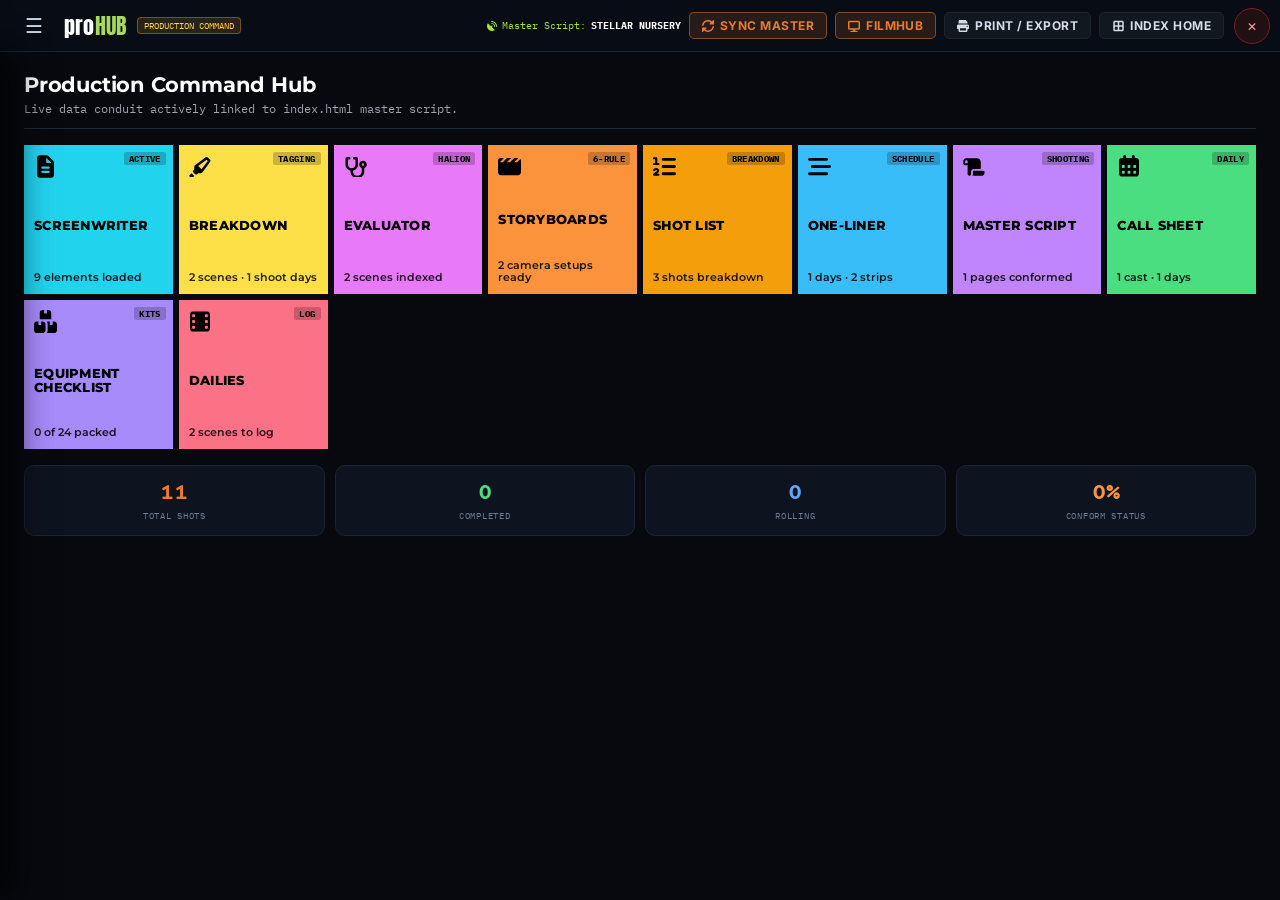
<file: tiles/production.html>
<!DOCTYPE html>
<html lang="en">
<head>
<meta charset="UTF-8">
<meta name="viewport" content="width=device-width,initial-scale=1.0,maximum-scale=1.0,user-scalable=no">
<title>proHUB | Production Suite</title>
<link rel="stylesheet" href="../lib/icons.css">
<link href="https://fonts.googleapis.com/css2?family=Barlow+Condensed:wght@400;700;900&family=Courier+Prime:wght@400;700&family=IBM+Plex+Mono:wght@400;500;700&family=Inter:wght@400;500;600;700;800;900&family=Lexend:wght@300;400;600;700&family=Montserrat:wght@700;900&display=swap" rel="stylesheet">
<style>
:root{
  --bg:#07090E;--bg2:#0E1320;--bg3:#111820;--acc:#E87B30;--acc2:#D4A034;--bd:#1B2335;--tx:#D4DCE8;--mu:#6A7F9A;
  --fui:'Inter',sans-serif;--fds:'Barlow Condensed','Montserrat',sans-serif;--fsc:'Courier Prime',monospace;
  --fm:'IBM Plex Mono','Courier New',monospace;
}
*{box-sizing:border-box;}
*:focus{outline:none;}
*:focus-visible{outline:2px solid var(--acc);outline-offset:2px;}
button,a,input,select,textarea{font-family:inherit;}
.hbtn{display:inline-flex;align-items:center;gap:6px;font-family:var(--fui);font-size:12px;font-weight:700;
  letter-spacing:.04em;text-transform:uppercase;cursor:pointer;border-radius:5px;padding:5px 12px;
  background:var(--bg3);border:1px solid var(--bd);color:var(--tx);transition:background .15s,border-color .15s;
  white-space:nowrap;text-decoration:none;}
.hbtn:hover{background:#1A2336;border-color:var(--acc2);}
.hbtn.acc{background:rgba(232,123,48,.15);border-color:rgba(232,123,48,.5);color:var(--acc);}
.hbtn.acc:hover{background:rgba(232,123,48,.25);border-color:var(--acc);}
.hbtn.pri{background:rgba(163,230,53,.15);border-color:rgba(163,230,53,.5);color:#A3E635;}
body{background:var(--bg);color:var(--tx);font-family:var(--fui);margin:0;display:flex;flex-direction:column;height:100vh;overflow:hidden;font-size:13px;}
::-webkit-scrollbar{width:4px;height:4px;}::-webkit-scrollbar-track{background:var(--bg);}::-webkit-scrollbar-thumb{background:#1E2A3A;border-radius:2px;}

/* TOPBAR */
.mob-menu-btn{display:none;}
#psb-scrim{display:none;position:fixed;inset:0;background:rgba(0,0,0,.6);z-index:190;}
.tmb{position:sticky;top:0;z-index:100;height:48px;background:var(--bg2);display:flex;align-items:center;padding:0 14px;border-bottom:1px solid var(--bd);gap:10px;flex-shrink:0;}
.logo{font-family:'Bauhaus 93','Bauhaus','Bauhaus Bold',Impact,sans-serif;font-weight:700;font-size:18px;color:#fff;display:flex;align-items:center;gap:8px;cursor:pointer;}
.logo .pre{color:#A3E635;}.logo .hub{color:#fff;font-weight:900;}

/* LAYOUT */
.apc{display:flex;flex:1;overflow:hidden;}
.psb{width:220px;background:var(--bg2);border-right:1px solid var(--bd);display:flex;flex-direction:column;flex-shrink:0;overflow-y:auto;}
.mw{flex:1;display:flex;flex-direction:column;overflow:hidden;position:relative;}

/* NAV */
.nl{display:flex;align-items:center;gap:8px;padding:8px 12px;cursor:pointer;border-radius:6px;margin:1px 6px;font-size:11.5px;color:var(--mu);transition:.15s;font-weight:500;}
.nl:hover{background:rgba(232,123,48,.08);color:var(--tx);}
.nl.ac{background:rgba(232,123,48,.15);color:var(--acc);font-weight:700;}

/* VIEWS */
.vs{display:none;flex:1;overflow-y:auto;}
.vs.ac{display:flex;flex-direction:column;}

/* TILES */
.tile-grid{display:grid;grid-template-columns:repeat(4,1fr);gap:12px;margin-bottom:16px;}
@media (max-width:1024px){.tile-grid{grid-template-columns:repeat(2,1fr);}}
@media (max-width:540px){.tile-grid{grid-template-columns:1fr;}}
.mtile{border-radius:8px;padding:16px 14px;cursor:pointer;transition:transform .15s,box-shadow .15s;display:flex;flex-direction:column;justify-content:space-between;min-height:120px;position:relative;overflow:hidden;user-select:none;background:#101726;border:1px solid var(--bd);}
.mtile:hover{transform:translateY(-2px);box-shadow:0 12px 30px rgba(0,0,0,.6);}
.mtile .micon{font-size:1.8rem;margin-bottom:6px;}
.mtile .mtit{font-size:14px;font-weight:900;color:#fff;text-transform:uppercase;letter-spacing:.03em;font-family:var(--fds);line-height:1.15;}
.mtile .msub{font-size:9.5px;color:rgba(255,255,255,.7);margin-top:2px;font-family:var(--fm);}
.mtile .mbadge{position:absolute;top:8px;right:8px;background:rgba(0,0,0,.4);color:rgba(255,255,255,.9);font-size:8px;font-weight:800;letter-spacing:.08em;padding:2px 6px;border-radius:3px;text-transform:uppercase;}

/* STATUS BADGES & TABLES */
.stbadge{display:inline-flex;align-items:center;gap:4px;padding:2px 7px;border-radius:12px;font-size:9px;font-weight:700;font-family:var(--fsc);}
.s-todo{background:rgba(71,85,105,.2);color:#94A3B8;border:1px solid #334155;}
.s-shot{background:rgba(59,130,246,.15);color:#60A5FA;border:1px solid #1D4ED8;}
.s-done{background:rgba(34,197,94,.12);color:#4ADE80;border:1px solid #166534;}
.s-hold{background:rgba(249,115,22,.12);color:#FB923C;border:1px solid #9A3412;}

#shot-table{width:100%;border-collapse:collapse;table-layout:fixed;}
#shot-table th{font-size:9px;font-weight:700;letter-spacing:.1em;color:var(--mu);text-transform:uppercase;padding:6px 8px;border-bottom:1px solid var(--bd);text-align:left;background:var(--bg2);position:sticky;top:0;z-index:5;}
#shot-table td{font-size:11px;padding:6px 8px;border-bottom:1px solid #0F1420;vertical-align:top;}
#shot-table tr:hover td{background:rgba(232,123,48,.04);}

/* FADE-IN SCREENWRITER CANVAS */
.script-paper{width:8.5in;max-width:100%;min-height:11in;background:#FFF!important;color:#111!important;font-family:var(--fsc);font-size:12pt;line-height:1.15;padding:1in 1in 1in 1.4in;margin:24px auto;box-shadow:0 10px 30px rgba(0,0,0,.8);border-radius:2px;}
.line-box{font-size:12pt;outline:none;width:100%;white-space:pre-wrap;word-wrap:break-word;min-height:1.25rem;color:#111!important;}
.element-scene-heading{text-transform:uppercase;font-weight:bold;margin-top:24pt;margin-bottom:12pt;}
.element-action{margin-top:12pt;margin-bottom:12pt;line-height:140%;}
.element-character{text-transform:uppercase;font-weight:bold;margin-top:12pt;margin-left:2.2in;}
.element-parenthetical{margin-left:1.6in;margin-right:1.6in;font-style:italic;}
.element-dialogue{margin-left:1.0in;margin-right:1.5in;margin-bottom:4pt;line-height:130%;}
.element-transition{text-transform:uppercase;font-weight:bold;margin-top:12pt;margin-bottom:12pt;text-align:right;}

/* ONE-LINER STRIP */
.ol-row{display:flex;align-items:stretch;border-bottom:1px solid var(--bd);cursor:pointer;transition:.12s;}
.ol-row:hover{background:rgba(232,123,48,.05);}
.ol-row.expanded{background:rgba(232,123,48,.03);}
.ol-num{width:38px;min-width:38px;display:flex;align-items:center;justify-content:center;font-family:var(--fsc);font-size:10px;color:var(--acc2);font-weight:700;border-right:1px solid var(--bd);}
.ol-ie{font-size:9px;color:var(--mu);padding:1px 4px;letter-spacing:.06em;text-transform:uppercase;}
.ol-title{flex:1;padding:7px 10px;font-size:11px;color:var(--tx);font-weight:600;}
.ol-meta{display:flex;align-items:center;gap:6px;padding:4px 10px 4px 0;font-size:9px;color:var(--mu);}
.ol-expand{background:var(--bg3);border-left:3px solid var(--acc);padding:8px 12px 10px 16px;display:none;}
.ol-row.expanded + .ol-expand{display:block;}
.shot-chip{display:inline-flex;align-items:center;gap:4px;padding:2px 7px;border-radius:4px;font-size:9px;font-family:var(--fsc);background:rgba(232,123,48,.1);border:1px solid rgba(232,123,48,.3);color:#E87B30;margin:2px;cursor:pointer;}

/* CALL SHEET & DAILIES */
.cs-root, .dl-root{display:none;flex-direction:column;min-height:0;}
.cs-root.ac, .dl-root.ac{display:flex;}
.cs-top, .dl-top{display:flex;flex-wrap:wrap;align-items:center;gap:10px;padding:12px 16px;border-bottom:1px solid #1F2A42;background:#0B0F19;}
.cs-body, .dl-body{display:grid;grid-template-columns:1fr 1fr;gap:12px;padding:16px;overflow-y:auto;flex:1;}
@media (max-width:768px){.cs-body, .dl-body{grid-template-columns:1fr;}}
.cs-card, .dl-card{background:#0E1320;border:1px solid #1F2A42;border-radius:10px;padding:14px;}
.cs-card h3, .dl-card h3{margin:0 0 10px;font-size:11px;letter-spacing:.12em;text-transform:uppercase;color:#7E8FA6;font-family:var(--fm);}

/* TOAST & MODAL */
#tc-p{position:fixed;bottom:18px;left:50%;transform:translateX(-50%);z-index:9999;display:flex;flex-direction:column;align-items:center;gap:6px;pointer-events:none;}
.tm-p{background:#1E2A3A;border:1px solid var(--acc);color:var(--tx);font-size:12px;padding:8px 18px;border-radius:8px;animation:tfp .25s ease;}
@keyframes tfp{from{opacity:0;transform:translateY(8px);}to{opacity:1;transform:translateY(0);}}
.mo-p{display:none;position:fixed;inset:0;background:rgba(0,0,0,.8);z-index:200;align-items:center;justify-content:center;padding:20px;}
.mo-p.open{display:flex;}
/* ===== compat + phone (added) ===== */
.flex{display:flex}.items-center{align-items:center}.gap-2{gap:8px}.ml-auto{margin-left:auto}.mr-1{margin-right:4px}
.font-bold{font-weight:700}.text-white{color:#fff}.text-2xl{font-size:1.5rem}
.cs-title,.dl-title{font-family:var(--fds);font-weight:900;font-size:14px;letter-spacing:.08em;text-transform:uppercase;color:var(--acc);margin-right:auto;}
.cs-btn,.dl-btn{display:inline-flex;align-items:center;gap:6px;font:700 12px var(--fui);letter-spacing:.04em;text-transform:uppercase;cursor:pointer;border-radius:5px;padding:7px 12px;background:var(--bg3);border:1px solid var(--bd);color:var(--tx);}
.cs-btn.pri{background:rgba(163,230,53,.15);border-color:rgba(163,230,53,.5);color:#A3E635;}
.cs-card,.dl-card{overflow-x:auto;}
#shot-table tbody tr{cursor:pointer;}
.stbadge{cursor:pointer;}
.gear-grid{display:grid;grid-template-columns:repeat(auto-fill,minmax(260px,1fr));gap:12px;padding:16px;}
.gear-card{background:#0E1320;border:1px solid #1F2A42;border-radius:10px;padding:12px;}
.gear-card h3{margin:0 0 8px;font:700 11px var(--fm);letter-spacing:.12em;text-transform:uppercase;color:#A78BFA;}
.gear-row{display:flex;align-items:center;gap:10px;padding:9px 2px;border-top:1px solid #151D2E;font-size:13px;}
.gear-row input{width:20px;height:20px;accent-color:#A3E635;flex:none;}
.gear-row.done span{text-decoration:line-through;color:#64748B;}
.gear-row button{margin-left:auto;background:none;border:0;color:#64748B;font-size:16px;cursor:pointer;padding:4px 8px;}
.gear-add{display:flex;gap:6px;margin-top:8px;}
.gear-add input{flex:1;min-width:0;background:#0A0D14;border:1px solid #1E293B;color:#fff;border-radius:6px;padding:8px;font-size:14px;}
@media (max-width:768px){
  html,body{height:100%;}
  body{height:100dvh;}
  .tmb{padding:0 10px;gap:8px;}
  .mob-menu-btn{display:inline-flex;align-items:center;justify-content:center;width:40px;height:40px;background:transparent;border:0;color:#C9D3E0;font-size:20px;cursor:pointer;flex:none;}
  .stage-tag,#bridge-status{display:none!important;}
  .tmb .hbtn{padding:8px 10px;min-height:36px;}
  .tmb .hbtn span{display:none;}
  .psb{position:fixed;top:48px;bottom:0;left:0;width:272px;z-index:200;transform:translateX(-100%);transition:transform .2s;box-shadow:12px 0 35px rgba(0,0,0,.85);}
  .psb.mo{transform:none;}
  .nl{padding:12px;font-size:14px;}
  .hbtn{padding:8px 12px;min-height:36px;}
  #v-dashboard{padding:14px!important;}
  #v-dashboard h1{font-size:22px!important;}
  .tile-grid{grid-template-columns:repeat(2,minmax(0,1fr));gap:10px;}
  .mtile{min-height:104px;padding:12px;}
  .mtile .mbadge{display:none;}
  .mtile .mtit{font-size:13px;}
  .mtile .msub{font-size:10px;}
  .qm4{grid-template-columns:repeat(2,minmax(0,1fr))!important;}
  #v-writer,#v-coverage,#v-storyboard{padding:10px!important;}
  #v-coverage{padding:14px!important;}
  .script-paper{width:100%;min-height:0;padding:22px 16px;margin:8px 0;font-size:11pt;}
  .element-character{margin-left:22%;}
  .element-parenthetical{margin-left:14%;margin-right:14%;}
  .element-dialogue{margin-left:8%;margin-right:8%;}
  .vs > div:first-child[style*="display:flex"]{flex-wrap:wrap!important;}
  #v-scriptation{padding:8px!important;overflow-y:auto;}
  #v-scriptation > div[style*="grid-template-columns"]{grid-template-columns:minmax(0,1fr)!important;flex:none!important;}
  #sc-reader{max-height:62vh;}
  #shot-table{table-layout:auto;min-width:880px;}
  #ms-container,#v-masterscript > div:last-child{padding:12px!important;}
  .cs-top,.dl-top{padding:10px 12px;}
  .cs-body,.dl-body{padding:10px;}
  .mo-p{padding:12px;align-items:flex-end;}
  #shot-modal > div{max-height:90dvh;overflow:auto;}
  #shot-modal input,#shot-modal select,#shot-modal textarea{font-size:16px;padding:9px!important;}
  #tc-p{bottom:calc(14px + env(safe-area-inset-bottom,0px));}
  .gear-grid{padding:10px;grid-template-columns:1fr;}
}
.logo{gap:0;}
.mtile{background:linear-gradient(135deg,var(--t1,#101726),var(--t2,#101726));border-color:rgba(255,255,255,.08);}
.mtile .micon{color:#fff!important;}
.mtile .msub{color:rgba(255,255,255,.78);}
</style>
<style id="studio-css">
/* ===== Storyboards + Stripboard ===== */
#v-storyboard,#v-oneliner{background:#080B13;}
.sbs-bar,.sbd-bar{display:flex;align-items:center;gap:10px;flex-wrap:wrap;background:var(--bg2);border-bottom:1px solid var(--bd);padding:8px 14px;flex-shrink:0;}
.sbs-title,.sbd-title{font-family:var(--fds);font-weight:900;font-size:15px;letter-spacing:.08em;text-transform:uppercase;white-space:nowrap;}
.sbs-title{color:#FB923C;} .sbd-title{color:#38BDF8;}
.sbs-title i,.sbd-title i{margin-right:6px;}
.sbs-tools,.sbd-tools{margin-left:auto;display:flex;gap:6px;flex-wrap:wrap;align-items:center;}
.sbs-sel{background:#0A0D16;border:1px solid var(--bd);border-radius:6px;color:#D4DCE8;font-size:12px;padding:6px 8px;font-family:var(--fm);}
.sbs-body{flex:1;min-height:0;display:flex;}
.sbs-rail{width:210px;flex:0 0 210px;overflow-y:auto;padding:8px;border-right:1px solid var(--bd);display:flex;flex-direction:column;gap:6px;background:#0A0E18;}
.sbs-chip{display:grid;grid-template-columns:30px 1fr;grid-template-rows:auto auto;column-gap:8px;text-align:left;padding:7px 8px;border-radius:7px;border:1px solid transparent;border-left:5px solid;cursor:pointer;color:#E6EBF2;background:#0F1626;font-family:var(--fm);}
.sbs-chip b{grid-row:1/3;align-self:center;font-size:14px;color:#fff;}
.sbs-chip span{font-size:10.5px;font-weight:700;white-space:nowrap;overflow:hidden;text-overflow:ellipsis;}
.sbs-chip em{font-style:normal;font-size:9.5px;color:#7C8CA3;}
.sbs-chip.on{background:#18233B;border-color:#2F4468;border-left-width:5px;}
.sbs-chip.k-iday{border-left-color:#F3F1EA;} .sbs-chip.k-eday{border-left-color:#F4DF6A;} .sbs-chip.k-inight{border-left-color:#8FC1E8;} .sbs-chip.k-enight{border-left-color:#8DD4A0;}
.sbs-main{flex:1;min-width:0;overflow-y:auto;padding:12px;}
.sbs-head{display:flex;align-items:center;justify-content:space-between;gap:10px;flex-wrap:wrap;padding:10px 12px;border-radius:8px;margin-bottom:12px;border-left:6px solid;background:#0F1626;}
.sbs-head.k-iday{border-left-color:#F3F1EA;} .sbs-head.k-eday{border-left-color:#F4DF6A;} .sbs-head.k-inight{border-left-color:#8FC1E8;} .sbs-head.k-enight{border-left-color:#8DD4A0;}
.sbs-h1{font-family:var(--fm);font-weight:700;font-size:13px;color:#fff;} .sbs-h2{font-family:var(--fm);font-size:10.5px;color:#8FA2BC;margin-top:3px;}
.sbs-grid{display:grid;gap:12px;align-items:start;}
.fr{position:relative;display:flex;flex-direction:column;gap:6px;background:#0E1424;border:1px solid #1D2A44;border-radius:9px;padding:8px;min-width:0;}
.fr.est{border-color:#7C5A1E;box-shadow:0 0 0 1px rgba(226,169,59,.25);}
.fr-img{position:relative;aspect-ratio:var(--ar,16/9);background:#050810;border-radius:6px;overflow:hidden;cursor:pointer;}
.fr-img img{width:100%;height:100%;object-fit:cover;display:block;}
.fr-no{position:absolute;left:0;top:0;background:#000b;color:#fff;font:700 11px var(--fm);padding:3px 7px;border-bottom-right-radius:6px;}
.fr-kind{position:absolute;right:6px;top:6px;background:#E2A93B;color:#111;font:700 8.5px var(--fm);letter-spacing:.1em;padding:2px 6px;border-radius:4px;}
.fr-hint{position:absolute;left:0;right:0;bottom:4px;text-align:center;font:9px var(--fm);color:#fff9;pointer-events:none;}
.fr-tags{display:flex;flex-wrap:wrap;gap:4px;font:700 9.5px var(--fm);}
.fr-tags b{background:#E2A93B;color:#111;padding:2px 6px;border-radius:4px;} .fr-tags span{background:#17233B;color:#9FB3CF;padding:2px 6px;border-radius:4px;}
.fr-desc{font-size:11.5px;line-height:1.4;color:#DCE4F0;font-family:var(--fm);}
.fr-dlg{font-size:11px;line-height:1.4;color:#FCD34D;font-style:italic;font-family:var(--fsc);}
.fr-note{font-size:10.5px;color:#FDE68A;background:#3a2f0e;padding:3px 6px;border-radius:4px;}
.fr-act{display:flex;gap:4px;margin-top:2px;}
.fr-act button{flex:1;min-height:38px;background:#121A2E;border:1px solid #1D2A44;border-radius:6px;color:#9FB3CF;font-size:12px;cursor:pointer;padding:0;}
.fr-act button:hover{background:#1A2640;color:#fff;}
.fr-grip{cursor:grab;touch-action:none;font-weight:900;letter-spacing:-2px;}
.fr-add{align-items:center;justify-content:center;min-height:150px;border-style:dashed;color:#6F86A6;font:700 12px var(--fm);cursor:pointer;gap:6px;background:transparent;}
.fr-add i{font-size:20px;}
.fr.dragging,.sbd-item.dragging{z-index:60;opacity:.92;box-shadow:0 14px 34px rgba(0,0,0,.65);transition:none;cursor:grabbing;}
.fr.dz-before{box-shadow:-5px 0 0 #38BDF8;} .fr.dz-after{box-shadow:5px 0 0 #38BDF8;}
.sbs-grid.is-dragging,.sbd-board.is-dragging{user-select:none;-webkit-user-select:none;}
.sbs-empty{max-width:420px;margin:60px auto;text-align:center;color:#8FA2BC;font-family:var(--fm);padding:0 16px;} .sbs-empty i{font-size:34px;color:#334155;} .sbs-empty h3{color:#fff;margin:10px 0 6px;} .sbs-empty p{font-size:12px;line-height:1.6;margin-bottom:12px;}

/* modals */
.sbm{position:fixed;inset:0;z-index:2500;background:rgba(2,4,9,.78);display:none;align-items:center;justify-content:center;padding:14px;}
.sbm.on{display:flex;}
.sbm-card{width:min(560px,100%);max-height:100%;display:flex;flex-direction:column;background:#0D1322;border:1px solid #243452;border-radius:12px;overflow:hidden;}
.sk-card{width:min(760px,100%);}
.sbm-head{display:flex;align-items:center;justify-content:space-between;padding:10px 14px;border-bottom:1px solid #1B2740;font:700 13px var(--fm);color:#fff;}
.sbm-x{width:38px;height:38px;border-radius:8px;background:#121A2E;border:1px solid #243452;color:#9FB3CF;font-size:15px;cursor:pointer;}
.sbm-body{overflow-y:auto;padding:12px 14px;display:flex;flex-direction:column;gap:10px;}
.sbm-foot{display:flex;gap:8px;justify-content:flex-end;padding:10px 14px;border-top:1px solid #1B2740;}
.sbm-card label{display:flex;flex-direction:column;gap:4px;font:700 10px var(--fm);letter-spacing:.1em;text-transform:uppercase;color:#7C8CA3;}
.sbm-card select,.sbm-card input,.sbm-card textarea{background:#080C16;border:1px solid #243452;border-radius:7px;color:#E6EBF2;padding:9px 10px;font:13px var(--fm);text-transform:none;letter-spacing:0;font-weight:400;width:100%;}
.fe-prev{border:1px solid #243452;border-radius:8px;overflow:hidden;background:#000;}
.fe-prev img{display:block;width:100%;max-height:34vh;object-fit:contain;background:#050810;}
.fe-art{display:flex;gap:8px;flex-wrap:wrap;} .fe-art .hbtn{flex:1;justify-content:center;min-height:42px;}
.fe-grid{display:grid;grid-template-columns:1fr 1fr;gap:10px;}
.sk-tools{display:flex;gap:6px;flex-wrap:wrap;align-items:center;padding:8px 14px;border-bottom:1px solid #1B2740;}
.sk-tools .hbtn{min-height:38px;}
.sk-col{width:30px;height:30px;border-radius:50%;border:2px solid #34456a;cursor:pointer;padding:0;}
.sk-tools input[type=range]{width:90px;padding:0;}
.sk-stage{flex:1;min-height:0;display:flex;align-items:center;justify-content:center;background-size:cover;background-position:center;background-color:#0C1220;margin:10px 14px;border:1px solid #243452;border-radius:6px;overflow:hidden;}
#sk-cv{max-width:100%;max-height:62vh;touch-action:none;cursor:crosshair;display:block;}

/* ===== STRIPBOARD ===== */
.sbd-sum{font:11px var(--fm);color:#9FB3CF;} .sbd-sum b{color:#fff;} .sbd-sum .warn{color:#F87171;font-weight:700;} .sbd-sum .ok{color:#4ADE80;}
.sbd-set{display:flex;flex-wrap:wrap;gap:10px;padding:10px 14px;background:#0B101C;border-bottom:1px solid var(--bd);}
.sbd-set[hidden]{display:none;}
.sbd-set label{display:flex;flex-direction:column;gap:4px;font:700 9.5px var(--fm);letter-spacing:.1em;text-transform:uppercase;color:#7C8CA3;}
.sbd-set input,.sbd-set select{background:#080C16;border:1px solid #243452;border-radius:6px;color:#E6EBF2;padding:7px 8px;font:12px var(--fm);}
.st-note{flex:1 1 100%;font:10.5px var(--fm);color:#7C8CA3;}
.sbd-legend{display:flex;align-items:center;gap:6px;flex-wrap:wrap;padding:6px 14px;font:9.5px var(--fm);color:#7C8CA3;border-bottom:1px solid var(--bd);background:#090D17;}
.sbd-legend i{display:inline-block;width:14px;height:10px;border-radius:2px;margin-left:6px;} .sbd-legend span{margin-left:auto;}
.sbd-legend .k-iday{background:#F3F1EA;} .sbd-legend .k-eday{background:#F4DF6A;} .sbd-legend .k-inight{background:#8FC1E8;} .sbd-legend .k-enight{background:#8DD4A0;} .sbd-legend .k-lunch{background:repeating-linear-gradient(45deg,#4a3314,#4a3314 3px,#6a4a1c 3px,#6a4a1c 6px);}
.sbd-scroll{flex:1;min-height:0;overflow-y:auto;overflow-x:hidden;padding:8px 10px 40px;-webkit-overflow-scrolling:touch;}
.sbd-board{max-width:1100px;margin:0 auto;display:flex;flex-direction:column;gap:4px;}
.sbd-item{position:relative;display:flex;align-items:stretch;border-radius:5px;min-height:56px;}
.sbd-item .grip,.sbd-item .grip-sp{flex:0 0 38px;display:flex;align-items:center;justify-content:center;border:0;background:rgba(0,0,0,.14);color:rgba(0,0,0,.55);font-weight:900;font-size:16px;letter-spacing:-3px;cursor:grab;touch-action:none;border-radius:5px 0 0 5px;padding:0;}
.sbd-item.sc{color:#14161C;flex-wrap:wrap;box-shadow:0 1px 0 rgba(0,0,0,.35);}
.sbd-item.sc.k-iday{background:#F3F1EA;} .sbd-item.sc.k-eday{background:#F4DF6A;} .sbd-item.sc.k-inight{background:#8FC1E8;} .sbd-item.sc.k-enight{background:#8DD4A0;}
.s-num{flex:0 0 46px;display:flex;align-items:center;justify-content:center;font:900 20px var(--fds);border-right:1px solid rgba(0,0,0,.18);cursor:pointer;}
.s-main{flex:1;min-width:0;padding:6px 10px;display:flex;flex-direction:column;justify-content:center;gap:2px;cursor:pointer;}
.s-top{display:flex;gap:8px;align-items:baseline;font:700 11px var(--fm);text-transform:uppercase;} .s-set{font-weight:700;white-space:nowrap;overflow:hidden;text-overflow:ellipsis;}
.s-desc{font:11px/1.35 var(--fm);color:#2A2D36;display:-webkit-box;-webkit-line-clamp:2;-webkit-box-orient:vertical;overflow:hidden;}
.s-meta{display:flex;gap:10px;flex-wrap:wrap;font:700 10px var(--fm);color:#2f3340;} .s-meta .mv{color:#7a3b00;}
.s-th{flex:0 0 auto;display:flex;align-items:center;gap:3px;padding:5px 6px;position:relative;}
.s-th img{height:44px;aspect-ratio:16/9;object-fit:cover;border:1px solid rgba(0,0,0,.5);border-radius:3px;background:#000;display:block;}
.s-th em{position:absolute;right:8px;bottom:6px;font:700 9px var(--fm);font-style:normal;background:#000c;color:#fff;border-radius:3px;padding:0 4px;}
.s-more{display:none;flex:1 1 100%;padding:8px 12px 10px 50px;font:11px/1.6 var(--fm);border-top:1px dashed rgba(0,0,0,.3);background:rgba(0,0,0,.06);}
.sbd-item.sc.open .s-more{display:block;} .s-more b{text-transform:uppercase;font-size:9.5px;letter-spacing:.08em;margin-right:6px;}
.s-btns{display:flex;gap:6px;flex-wrap:wrap;margin-top:6px;} .s-btns button{min-height:38px;padding:0 12px;border-radius:6px;border:1px solid rgba(0,0,0,.4);background:#fff8;color:#111;font:700 11px var(--fm);cursor:pointer;}
.sbd-item.day{background:#000;color:#fff;border-top:2px solid #E2A93B;margin-top:10px;min-height:50px;border-radius:5px;}
.sbd-item.day:first-child{margin-top:0;}
.sbd-item.day .grip,.sbd-item.day .grip-sp{background:#1b1b1b;color:#E2A93B;}
.sbd-item.day.alert{border-top-color:#EF4444;}
.day-main{flex:1;min-width:0;padding:6px 12px;display:flex;flex-direction:column;justify-content:center;gap:2px;}
.day-top{display:flex;gap:12px;align-items:center;flex-wrap:wrap;font:700 12px var(--fm);} .day-top b{color:#FCD34D;letter-spacing:.08em;} .day-top span{color:#cbd5e1;}
.day-call{display:flex;align-items:center;gap:6px;color:#94a3b8;font-size:10px;} .day-call input{background:#111;border:1px solid #333;color:#fff;border-radius:5px;padding:4px 6px;font:11px var(--fm);}
.day-sub{font:10.5px var(--fm);color:#94a3b8;}
.day-flag{font:700 10.5px var(--fm);color:#FCA5A5;margin-top:2px;} .day-flag button{margin-left:8px;min-height:30px;padding:0 10px;border-radius:5px;border:1px solid #EF4444;background:#3b1111;color:#fff;font:700 10px var(--fm);cursor:pointer;}
.day-x{flex:0 0 44px;border:0;background:transparent;color:#777;font-size:14px;cursor:pointer;}
.sbd-item.lunch{background:repeating-linear-gradient(45deg,#2b1d0b,#2b1d0b 10px,#3a2810 10px,#3a2810 20px);color:#F7C97A;border:1px solid #6a4a1c;min-height:48px;}
.sbd-item.lunch .grip{background:rgba(0,0,0,.35);color:#F7C97A;}
.sbd-item.lunch.late{background:repeating-linear-gradient(45deg,#3a1111,#3a1111 10px,#4a1818 10px,#4a1818 20px);color:#FCA5A5;border-color:#EF4444;}
.l-main{flex:1;display:flex;flex-direction:column;justify-content:center;padding:4px 12px;font:11px var(--fm);gap:2px;} .l-main b{letter-spacing:.08em;} .l-main span{opacity:.85;font-size:10px;}
.l-lock{align-self:center;padding:0 12px;font:700 9px var(--fm);letter-spacing:.1em;text-transform:uppercase;opacity:.7;white-space:nowrap;}
.sbd-item.dz-before{box-shadow:0 -4px 0 #38BDF8;} .sbd-item.dz-after{box-shadow:0 4px 0 #38BDF8;}
.sl-th{height:30px;aspect-ratio:16/9;object-fit:cover;border-radius:3px;border:1px solid #243452;vertical-align:middle;margin-right:6px;}

@media (max-width:768px){
  .sbs-bar,.sbd-bar{padding:8px 10px;gap:8px;}
  .sbs-title,.sbd-title{font-size:15px;flex:1 1 100%;}
  .sbs-tools,.sbd-tools{margin-left:0;flex:1 1 100%;overflow-x:auto;flex-wrap:nowrap;scrollbar-width:none;}
  .sbs-tools::-webkit-scrollbar,.sbd-tools::-webkit-scrollbar{display:none;}
  .sbs-tools .hbtn,.sbd-tools .hbtn{flex:0 0 auto;min-height:42px;}
  .sbs-tools .hbtn span,.sbd-tools .hbtn span{display:inline;}
  .sbs-sel{min-height:42px;font-size:14px;}
  .sbs-body{flex-direction:column;}
  .sbs-rail{width:auto;flex:0 0 auto;flex-direction:row;overflow-x:auto;overflow-y:hidden;border-right:0;border-bottom:1px solid var(--bd);padding:8px;gap:8px;scrollbar-width:none;}
  .sbs-rail::-webkit-scrollbar{display:none;}
  .sbs-chip{flex:0 0 140px;}
  .sbs-main{padding:10px;}
  .fr-act{flex-wrap:wrap;} .fr-act button{min-height:44px;flex:1 0 22%;}
  .sbm{padding:0;align-items:flex-end;} .sbm-card{width:100%;max-height:94%;border-radius:14px 14px 0 0;}
  .fe-grid{grid-template-columns:1fr 1fr;}
  .sbm-card select,.sbm-card input,.sbm-card textarea{font-size:16px;}
  .sbd-legend span{flex:1 1 100%;margin-left:0;}
  .sbd-scroll{padding:6px 6px 90px;}
  .sbd-item{min-height:64px;}
  .sbd-item .grip,.sbd-item .grip-sp{flex-basis:44px;font-size:20px;}
  .s-num{flex-basis:40px;font-size:18px;}
  .s-th{padding:4px;} .s-th img{height:38px;} .s-th img:nth-child(n+2){display:none;}
  .s-more{padding-left:12px;}
  .l-lock{display:none;}
  .day-call input{min-height:36px;font-size:16px;}
  .sbd-item.day{flex-wrap:nowrap;}
}


.sbm-card.ex-card,.sbm-card.au-card{width:min(860px,100%);}
.ex-tabs,.ex-chips{display:flex;gap:6px;flex-wrap:wrap;} .ex-tabs button,.ex-chips button{background:#121A2E;border:1px solid #243452;color:#9FB3CF;border-radius:999px;padding:8px 14px;font:700 11px var(--fm);cursor:pointer;min-height:38px;} .ex-tabs .on,.ex-chips .on{background:#E2A93B;color:#111;border-color:#E2A93B;}
.ex-note{font:12px/1.5 var(--fm);color:#9FB3CF;} .ex-search{display:flex;gap:8px;} .ex-search input{flex:1;}
.ex-grid{display:grid;grid-template-columns:repeat(auto-fill,minmax(180px,1fr));gap:10px;}
.ex,.exr{background:#0A1020;border:1px solid #1E2C48;border-radius:10px;padding:8px;display:flex;flex-direction:column;gap:5px;text-align:left;color:#C9D4E6;font:12px/1.4 var(--fm);}
.ex{cursor:pointer;} .ex:hover{border-color:#E2A93B;} .ex img{width:100%;aspect-ratio:16/9;object-fit:cover;border-radius:6px;} .ex b,.exr b{color:#fff;font-size:12px;} .ex span,.exr span{color:#8FA0BA;font-size:11px;} .ex em{font-style:normal;color:#E2A93B;font-size:10px;font-weight:700;margin-top:auto;}
.exr-im{aspect-ratio:16/10;background:#050810;border-radius:6px;overflow:hidden;display:flex;align-items:center;justify-content:center;} .exr-im img{width:100%;height:100%;object-fit:cover;} .exr-im i,.ex-load{color:#6C7C96;font-size:11px;}
.exr-tags{display:flex;gap:4px;flex-wrap:wrap;} .exr-tags u{text-decoration:none;font-size:9px;background:#162038;color:#9FB3CF;padding:2px 6px;border-radius:4px;} .exr .hbtn{margin-top:auto;justify-content:center;}
.au-p{font:12px/1.5 var(--fm);color:#9FB3CF;margin:0;} .au-sec{font:700 10px var(--fm);letter-spacing:.12em;text-transform:uppercase;color:#E2A93B;margin-top:4px;} .au-sec small{color:#6C7C96;text-transform:none;letter-spacing:0;font-weight:400;}
.au-levels{display:grid;grid-template-columns:repeat(auto-fit,minmax(170px,1fr));gap:8px;} .au-lv{background:#0A1020;border:1px solid #243452;border-radius:10px;padding:10px;text-align:left;color:#C9D4E6;cursor:pointer;display:flex;flex-direction:column;gap:4px;font:11px/1.4 var(--fm);min-height:44px;} .au-lv b{color:#fff;font-size:13px;} .au-lv.on{border-color:#E2A93B;background:#1A1608;}
.au-checks{display:grid;grid-template-columns:repeat(auto-fit,minmax(230px,1fr));gap:8px;} .au-ck{flex-direction:row!important;align-items:center;gap:8px!important;font:12px var(--fm)!important;text-transform:none!important;letter-spacing:0!important;color:#C9D4E6!important;} .au-ck input[type=checkbox],.au-scope input{width:auto;} .au-ck select{width:auto;flex:1;}
.au-trg{display:grid;grid-template-columns:repeat(auto-fill,minmax(150px,1fr));gap:6px;} .au-t{background:#0F1A30;border:1px solid #2B4166;border-radius:8px;padding:7px 9px;text-align:left;cursor:pointer;display:flex;flex-direction:column;gap:2px;color:#fff;font:11px var(--fm);min-height:44px;} .au-t i{font-style:normal;color:#7C8CA3;font-size:9px;} .au-t.off{opacity:.35;text-decoration:line-through;}
.au-cc{display:inline-flex;align-items:center;gap:6px;background:#162038;border-radius:6px;padding:4px 8px;margin:2px;font:11px var(--fm);color:#C9D4E6;} .au-cc button{background:none;border:0;color:#F87171;cursor:pointer;min-width:28px;min-height:28px;}
.au-add{display:grid;grid-template-columns:2fr 1fr 1fr 1fr auto;gap:6px;} .au-scope{display:flex;gap:16px;font:12px var(--fm);color:#C9D4E6;} .au-scope label{flex-direction:row;align-items:center;gap:6px;text-transform:none;letter-spacing:0;font-size:12px;color:#C9D4E6;} .au-prev{font:12px var(--fm);color:#9FB3CF;background:#0A1020;border-radius:8px;padding:8px 10px;} .au-prev b{color:#E2A93B;}
.fr-kind.trg{background:#E2A93B;color:#111;} .fr-why{font:10px var(--fm);color:#E2A93B;margin-top:2px;} .fr-cr{font:9px var(--fm);color:#6C7C96;margin-top:2px;} .fe-credit{font:10px var(--fm);color:#6C7C96;}
@media(max-width:768px){.au-add{grid-template-columns:1fr 1fr;} .au-add input{grid-column:1/-1;} .ex-grid{grid-template-columns:repeat(2,minmax(0,1fr));} .sbs-tools .hbtn:not(.pri) span{display:none;}}
</style>
<style id="fh-prod-style">@media (max-width:768px){#hb-film{padding:0 10px!important;min-height:36px;} #hb-film span{display:inline!important;font-size:11px;}}</style>
<link id="ph-anton" href="https://fonts.googleapis.com/css2?family=Anton&display=swap" rel="stylesheet">
<link id="ph-icons" rel="icon" type="image/svg+xml" href="../favicon.svg"><link rel="icon" type="image/png" sizes="32x32" href="../favicon-32.png"><link rel="apple-touch-icon" href="../apple-touch-icon.png">
<!--ph-pwa--><link rel="manifest" href="../manifest.webmanifest"><meta name="theme-color" content="#05070B"><meta name="apple-mobile-web-app-capable" content="yes"><!--/ph-pwa--><script src="../lib/autotag.js"></script><style id="ph-touch">button,a,[onclick],select,summary,label{touch-action:manipulation;-webkit-tap-highlight-color:transparent}@media (pointer:coarse){.btn,button.btn{min-height:40px}#cvSheet button,#cvSheet select{min-height:44px}#phx button{min-height:44px}#phx input,#phx select,#cvSheet input,#cvSheet select,.modal input,.modal select,.modal textarea,#fIn,#ePaste,#ePasteGo~textarea{font-size:16px}textarea{font-size:max(16px,1em)}}</style><link rel="stylesheet" href="../lib/hubstyle.css"><script src="../lib/hubstyle.js" defer></script></head>
<body>
<script id="sn-cue">
/* Strict character-cue rules shared by every tool (parser, schedule, call sheet, evaluator). */
(function(){
if(window.SNCue)return;
var EXT=/\s*\((?:V\.?O\.?|O\.?S\.?|O\.?C\.?|CONT['’]?D\.?|CONT\.?|CONTINUED|CONTINUING|ON (?:THE )?(?:PHONE|RADIO|TV|SCREEN|SPEAKER|INTERCOM|COMM)|INTO (?:THE )?(?:PHONE|RADIO|MIC)|FILTERED|PRE-?LAP|OFF|OFFSCREEN|SUBTITLED|SUBTITLE|MORE|LIVE|ON MONITOR|ON COMPUTER|ON CELL)\)\s*$/i;
/* sounds, onomatopoeia, camera/direction/time labels, props and screen text that are NOT speakers */
var SFX='BANG|BANGS|BOOM|BOOMS|CRASH|CRASHES|SMASH|SMASHES|SLAM|SLAMS|THUD|THUDS|THUMP|THUMPS|WHACK|WHAM|POW|BAM|BLAM|CLICK|CLICKS|CLACK|CLANG|CLANK|CLINK|CLUNK|CREAK|CREAKS|KNOCK|KNOCKS|KNOCKING|RING|RINGS|RINGING|BEEP|BEEPS|BEEPING|BUZZ|BUZZES|BUZZING|DING|DONG|CHIME|CHIMES|HONK|HONKS|SIREN|SIRENS|ALARM|ALARMS|GUNSHOT|GUNSHOTS|GUNFIRE|SHOT|SHOTS|BLAST|EXPLOSION|EXPLOSIONS|SCREECH|SCREECHES|SQUEAL|SQUEALS|SPLASH|SPLASHES|SPLAT|SPLUTTER|SIZZLE|HISS|HISSES|WHOOSH|WHOOSHES|SWOOSH|ZAP|ZING|THWACK|THWIP|SNAP|SNAPS|CRACK|CRACKS|POP|POPS|CRUNCH|RUMBLE|RUMBLES|ROAR|ROARS|GROWL|GROWLS|BARK|BARKS|BARKING|HOWL|HOWLS|MEOW|WOOF|TICK|TOCK|TICKING|DRIP|DRIPS|WHIR|WHIRR|HUM|HUMS|HUMMING|THROB|STATIC|FEEDBACK|ECHO|ECHOES|SCREAM|SCREAMS|SCREAMING|GASP|GASPS|SOB|SOBS|SIGH|SIGHS|COUGH|COUGHS|LAUGHTER|LAUGHS|APPLAUSE|CHEERS|CHEERING|SILENCE|MUSIC|SONG|SOUND|SOUNDS|NOISE|NOISES|SFX|FX|VFX|SOUND EFFECT|SOUND EFFECTS|ENGINE|ENGINES|THUNDER|LIGHTNING|FLASH|FLASHES|SIGN|TEXT|TITLE|SUPER|SUBTITLE|CAPTION|CHYRON|INSERT|ANGLE|POV|CLOSE|WIDE|PAN|TILT|ZOOM|PUSH|PULL|TRACK|TRACKING|CUT|CUTS|DISSOLVE|FADE|BACK|LATER|EARLIER|MEANWHILE|MORNING|EVENING|AFTERNOON|NIGHT|DAY|DAWN|DUSK|SUNRISE|SUNSET|CONTINUOUS|MOMENTS|SAME|INTERCUT|FLASHBACK|MONTAGE|BEAT|PAUSE|END|CONTINUED|MORE|BLACK|BLACKNESS|DARKNESS|DARK|WHITE|BLANK|OVER|UNDER|NOTE|NOTES|WARNING|DANGER|EXIT|OPEN|CLOSED|STOP|GO|ACTION|CUT TO|HELLO|HELP|LOOK|WATCH|RUN|FREEZE|FIRE|STOP|WAIT|NO|YES|OKAY|OK|WOW|OH|AH|UH|UM|HM|HMM|HA|HAHA|SHH|SHHH|PSST|AAH|AGH|ARGH|UGH|EW|EEK|YIKES|WHOA|HEY|HUH|PHEW|YAY|OOF|OW|OUCH|BRR|GRR|MMM|ER|EH'.split('|');
var SFXSET={};SFX.forEach(function(w){SFXSET[w]=1});
var BAD_START=/^(?:A|AN|AND|OR|BUT|IF|IN|ON|AT|BY|TO|OF|AS|IS|IT|HE|SHE|WE|THEY|HIS|HER|ITS|OUR|THEIR|THIS|THAT|THESE|THOSE|ALL|ANY|SOME|EVERY|NO|NOT|WITH|FROM|INTO|OVER|UNDER|THEN|WHEN|WHILE|SUDDENLY|ANGLE ON|CLOSE ON|CLOSE UP|WIDE ON|BACK TO|CUT TO|SMASH CUT|MATCH CUT|FADE|DISSOLVE|TITLE|SUPER|INSERT|INTERCUT|END OF|THE END|MORE)\b/;
var ABBR=/\b(?:MR|MRS|MS|DR|ST|JR|SR|LT|SGT|CPT|COL|GEN|PROF|CPL|PVT|FR|REV|MAJ|DET|OFC|OFFICER)\.$/;
function strip(s){var p;do{p=s;s=s.replace(EXT,'')}while(s!==p);return s.trim()}
/* returns the cleaned speaker name, or null if this can't be a character */
function name(raw){
  var s=String(raw==null?'':raw).trim();
  if(!s) return null;
  s=s.replace(/^@/,'').replace(/\s*\^$/,'').replace(/^\d+[A-Z]?\.?\s+(?=[A-Z])/,'').trim();
  s=strip(s);
  if(!s||s.length<2||s.length>30) return null;
  if(/[a-z]/.test(s)) return null;                         /* cues are capitals only */
  if(!/^[A-Z][A-Z0-9 '’.\-&#\/]*$/.test(s)) return null;      /* letters, digits, ' . - & # only */
  if(/[!?,:;"“”(){}\[\]<>*_=~|\\]/.test(s)) return null;
  if(/^(?:INT|EXT|EST|I\/E)\b/.test(s)) return null;
  if(/[.]$/.test(s)&&!ABBR.test(s)&&!/(?:\b[A-Z]\.){2,}$/.test(s)) return null;           /* sentences end in a full stop; names don't */
  var ws=s.split(/\s+/).filter(Boolean);
  if(ws.length>4) return null;
  var letters=(s.match(/[A-Z]/g)||[]).length; if(letters<2) return null;
  if(/\d/.test(s)&&!/^[A-Z][A-Z'’.\-& ]*\s#?\d{1,2}$/.test(s)) return null;   /* digits only as a trailing number: GUARD 2 */
  if(/(.)\1{2,}/.test(s.replace(/\s/g,''))) return null;     /* AAAAH, BRRRING */
  if(BAD_START.test(s)&&!/^THE\s+[A-Z]{2,}(?:\s[A-Z]{2,})?$/.test(s)) return null;
  var bare=s.replace(/\s#?\d{1,2}$/,'');
  if(SFXSET[bare]) return null;                            /* whole name is a sound/label */
  for(var i=0;i<ws.length;i++){var w=ws[i].replace(/[^A-Z]/g,''); if(w&&SFXSET[w]&&ws.length>1&&i===ws.length-1&&!/^(?:MR|MRS|DR)$/.test(ws[0])&&!/^(?:KING|QUEEN|SHOT)$/.test(w)) return null; }
  if(ws.length>1&&ws.some(function(w){return /^[A-Z]{4,}ING$/.test(w)})) return null;   /* "DOOR SLAMMING" is action */
  if(ws.length>1&&ws.some(function(w){return SFXSET[w.replace(/[^A-Z]/g,'')]&&/^(?:BANG|BOOM|CRASH|THUD|KNOCK|RING|BEEP|BUZZ|CLICK|GUNSHOT|SIREN|ALARM|EXPLOSION|SCREAM)S?$/.test(w.replace(/[^A-Z]/g,''))})) return null;
  return bare;
}
function typeOf(n){return String(n&&n.type||'').toUpperCase().replace(/-/g,'_')}
/* demote any CHARACTER line that fails the rules or is not followed by dialogue / a parenthetical */
function demote(nodes){
  if(!nodes||!nodes.length) return nodes;
  for(var i=0;i<nodes.length;i++){
    var n=nodes[i]; if(typeOf(n)!=='CHARACTER') continue;
    var nx=nodes[i+1], nt=nx?typeOf(nx):'';
    var ok=name(n.text)!==null&&(nt==='DIALOGUE'||nt==='PARENTHETICAL');
    if(ok&&nt==='PARENTHETICAL'){ var n2=nodes[i+2]; ok=!!n2&&typeOf(n2)==='DIALOGUE'; }
    if(!ok){ n.type=(n.type===n.type.toLowerCase()?'action':'ACTION'); if(n.type==='ACTION'&&n.text===n.text.toUpperCase()&&n.text.length>40) {} }
  }
  return nodes;
}
window.SNCue={name:name,demote:demote,strip:strip};
})();

</script>


<div id="tc-p"></div>

<!-- TOPBAR -->
<header class="tmb">
  <button class="mob-menu-btn" onclick="togSB()" aria-label="Menu">&#9776;</button>
  <div class="logo one-logo" onclick="sw('dashboard')"><span class="pre">pro</span><span class="hub">HUB</span></div>
  <span class="stage-tag" style="font-family:var(--fm);font-size:9px;color:#FCD34D;background:rgba(245,158,11,.15);border:1px solid rgba(245,158,11,.4);padding:2px 6px;border-radius:4px;">PRODUCTION COMMAND</span>
  
  <div class="flex items-center gap-2 ml-auto">
    <div id="bridge-status" class="bridge-pill" style="font-family:var(--fm);font-size:10px;color:#A3E635;display:flex;align-items:center;gap:5px;">
      <i class="fa-solid fa-satellite-dish"></i> Master Script: <span id="bridge-proj" class="font-bold text-white">AUTONOMOUS</span>
    </div>
    <button onclick="loadBridgeData(true)" class="hbtn acc"><i class="fa-solid fa-rotate"></i> <span>Sync Master</span></button>
    <a href="../filmhub.html" id="hb-film" onclick="hubGo('../filmhub.html',event)" class="hbtn acc"><i class="fa-solid fa-display"></i> <span>filmHUB</span></a>
    <a href="../filmhub.html#print" id="hb-print" onclick="hubGo('../filmhub.html#print',event)" class="hbtn"><i class="fa-solid fa-print"></i> <span>Print / Export</span></a>
    <a href="../index.html" onclick="hubGo('../index.html',event)" class="hbtn"><i class="fa-solid fa-table-cells-large"></i> <span>Index Home</span></a>
  </div>
</header>

<div class="apc">
  <!-- SIDEBAR NAVIGATION -->
  <aside class="psb">
    <div style="padding:10px 12px;border-bottom:1px solid #1E2A3A;">
      <div style="font-size:10px;text-transform:uppercase;letter-spacing:.12em;color:#4B5563;font-weight:700;margin-bottom:8px;font-family:var(--fm);">Production Desks</div>
      <div class="nl" onclick="hubGo('../filmhub.html',event)" id="n-filmhub" style="border:1px solid rgba(232,123,48,.5);background:rgba(232,123,48,.1);"><i class="fa-solid fa-display" style="color:#F6A36B;width:18px;"></i>filmHUB &middot; Front desk</div>
      <div class="nl ac" onclick="sw('dashboard')" id="n-dashboard"><i class="fa-solid fa-border-all" style="color:#FBBF24;width:18px;"></i>Dashboard</div>
      <div class="nl" onclick="sw('writer')" id="n-writer"><i class="fa-solid fa-file-lines" style="color:#22D3EE;width:18px;"></i>Screenwriter</div>
      <div class="nl" onclick="sw('scriptation')" id="n-scriptation"><i class="fa-solid fa-highlighter" style="color:#FDE047;width:18px;"></i>Breakdown</div>
      <div class="nl" onclick="sw('coverage')" id="n-coverage"><i class="fa-solid fa-stethoscope" style="color:#E879F9;width:18px;"></i>Evaluator (HALION)</div>
      <div class="nl" onclick="sw('storyboard')" id="n-storyboard"><i class="fa-solid fa-clapperboard" style="color:#FB923C;width:18px;"></i>Storyboards</div>
      <div class="nl" onclick="sw('shotlist')" id="n-shotlist"><i class="fa-solid fa-list-ol" style="color:#F59E0B;width:18px;"></i>Shot List</div>
      <div class="nl" onclick="sw('oneliner')" id="n-oneliner"><i class="fa-solid fa-bars-staggered" style="color:#38BDF8;width:18px;"></i>Stripboard (One-Liner)</div>
      <div class="nl" onclick="sw('masterscript')" id="n-masterscript"><i class="fa-solid fa-scroll" style="color:#C084FC;width:18px;"></i>Master Script</div>
      <div class="nl" onclick="sw('callsheet')" id="n-callsheet"><i class="fa-solid fa-calendar-days" style="color:#4ADE80;width:18px;"></i>Call Sheet</div>
      <div class="nl" onclick="sw('gearlist')" id="n-gearlist"><i class="fa-solid fa-boxes-stacked" style="color:#A78BFA;width:18px;"></i>Equipment Checklist</div>
      <div class="nl" onclick="sw('dailies')" id="n-dailies"><i class="fa-solid fa-film" style="color:#FB7185;width:18px;"></i>Dailies Log</div>
    </div>
    
    <div style="padding:10px 12px;border-bottom:1px solid #1E2A3A;font-family:var(--fm);font-size:11px;">
      <div style="font-size:10px;text-transform:uppercase;letter-spacing:.12em;color:#4B5563;font-weight:700;margin-bottom:8px;">Live Script Metrics</div>
      <div style="padding:8px;background:#0F1420;border-radius:8px;border:1px solid #1E2A3A;display:flex;flex-direction:column;gap:5px;">
        <div style="display:flex;justify-content:space-between;"><span style="color:#6B7280;">Script</span><span style="color:#F59E0B;font-weight:700;" id="sb-script">—</span></div>
        <div style="display:flex;justify-content:space-between;"><span style="color:#6B7280;">Scenes</span><span style="color:#fff;font-weight:700;" id="sb-scenes">0</span></div>
        <div style="display:flex;justify-content:space-between;"><span style="color:#6B7280;">Shots</span><span style="color:#FB923C;font-weight:700;" id="sb-shots">0</span></div>
        <div style="display:flex;justify-content:space-between;"><span style="color:#6B7280;">Pages</span><span style="color:#34D399;font-weight:700;" id="sb-pages">0</span></div>
      </div>
    </div>
  </aside>

  <!-- MAIN WORKSPACE -->
  <main class="mw">

    <!-- VIEW 0: DASHBOARD -->
    <section id="v-dashboard" class="vs ac" style="background:#08090F;overflow-y:auto;padding:20px 24px;">
      <div style="margin-bottom:16px;border-bottom:1px solid #1F2937;padding-bottom:12px;">
        <h1 style="font-family:var(--fds);font-weight:900;font-size:28px;letter-spacing:.08em;color:#fff;text-transform:uppercase;margin:0;">Production Command Hub</h1>
        <p style="font-size:12px;color:#9CA3AF;margin:4px 0 0;font-family:var(--fm);">Live data conduit actively linked to index.html master script.</p>
      </div>

      <!-- Live Metro Tiles Grid -->
      <div class="tile-grid">
        <div class="mtile" onclick="sw('writer')" style="border-top:3px solid #22D3EE;--t1:#0b4750;--t2:#158293;">
          <div class="mbadge">ACTIVE</div>
          <div class="micon" style="color:#22D3EE;"><i class="fa-solid fa-file-lines"></i></div>
          <div class="mtit">Screenwriter</div>
          <div class="msub" id="tb-writer">Standard Courier Prime</div>
        </div>

        <div class="mtile" onclick="sw('scriptation')" style="border-top:3px solid #FDE047;--t1:#564c18;--t2:#9c8a2c;">
          <div class="mbadge">TAGGING</div>
          <div class="micon" style="color:#FDE047;"><i class="fa-solid fa-highlighter"></i></div>
          <div class="mtit">Breakdown</div>
          <div class="msub" id="tb-scriptation">Tag once, push to every tile</div>
        </div>

        <div class="mtile" onclick="sw('coverage')" style="border-top:3px solid #E879F9;--t1:#4e2954;--t2:#8f4b9a;">
          <div class="mbadge">HALION</div>
          <div class="micon" style="color:#E879F9;"><i class="fa-solid fa-stethoscope"></i></div>
          <div class="mtit">Evaluator</div>
          <div class="msub" id="tb-coverage">100-Param Analysis</div>
        </div>

        <div class="mtile" onclick="sw('storyboard')" style="border-top:3px solid #FB923C;--t1:#553114;--t2:#9b5a25;">
          <div class="mbadge">6-RULE</div>
          <div class="micon" style="color:#FB923C;"><i class="fa-solid fa-clapperboard"></i></div>
          <div class="mtit">Storyboards</div>
          <div class="msub" id="tb-storyboard">0 Camera Setups</div>
        </div>

        <div class="mtile" onclick="sw('shotlist')" style="border-top:3px solid #F59E0B;--t1:#533503;--t2:#976106;">
          <div class="mbadge">BREAKDOWN</div>
          <div class="micon" style="color:#F59E0B;"><i class="fa-solid fa-list-ol"></i></div>
          <div class="mtit">Shot List</div>
          <div class="msub" id="tb-shotlist">Master Production List</div>
        </div>

        <div class="mtile" onclick="sw('oneliner')" style="border-top:3px solid #38BDF8;--t1:#134054;--t2:#227599;">
          <div class="mbadge">SCHEDULE</div>
          <div class="micon" style="color:#38BDF8;"><i class="fa-solid fa-bars-staggered"></i></div>
          <div class="mtit">One-Liner</div>
          <div class="msub" id="tb-oneliner">Stripboard</div>
        </div>

        <div class="mtile" onclick="sw('masterscript')" style="border-top:3px solid #C084FC;--t1:#412c55;--t2:#77519c;">
          <div class="mbadge">SHOOTING</div>
          <div class="micon" style="color:#C084FC;"><i class="fa-solid fa-scroll"></i></div>
          <div class="mtit">Master Script</div>
          <div class="msub" id="tb-masterscript">Color Revision Drafts</div>
        </div>

        <div class="mtile" onclick="sw('callsheet')" style="border-top:3px solid #4ADE80;--t1:#194b2b;--t2:#2d894f;">
          <div class="mbadge">DAILY</div>
          <div class="micon" style="color:#4ADE80;"><i class="fa-solid fa-calendar-days"></i></div>
          <div class="mtit">Call Sheet</div>
          <div class="msub" id="tb-callsheet">Cast & Crew Calls</div>
        </div>

        <div class="mtile" onclick="sw('gearlist')" style="border-top:3px solid #A78BFA;--t1:#382f55;--t2:#67569b;">
          <div class="mbadge">KITS</div>
          <div class="micon" style="color:#A78BFA;"><i class="fa-solid fa-boxes-stacked"></i></div>
          <div class="mtit">Equipment Checklist</div>
          <div class="msub" id="tb-gearlist">Camera, lighting, audio, grip</div>
        </div>

        <div class="mtile" onclick="sw('dailies')" style="border-top:3px solid #FB7185;--t1:#55262d;--t2:#9b4652;">
          <div class="mbadge">LOG</div>
          <div class="micon" style="color:#FB7185;"><i class="fa-solid fa-film"></i></div>
          <div class="mtit">Dailies</div>
          <div class="msub" id="tb-dailies">Take Log & Circles</div>
        </div>
      </div>

      <!-- Quick Metrics Summary -->
      <div class="qm4" style="display:grid;grid-template-columns:repeat(4,1fr);gap:10px;">
        <div style="background:var(--bg2);border:1px solid var(--bd);border-radius:10px;padding:14px;text-align:center;">
          <div style="font-size:24px;font-weight:900;color:var(--acc);font-family:var(--fsc);" id="qs-shots">0</div>
          <div style="font-size:9px;color:var(--mu);text-transform:uppercase;letter-spacing:.08em;margin-top:3px;font-family:var(--fm);">Total Shots</div>
        </div>
        <div style="background:var(--bg2);border:1px solid var(--bd);border-radius:10px;padding:14px;text-align:center;">
          <div style="font-size:24px;font-weight:900;color:#4ADE80;font-family:var(--fsc);" id="qs-done">0</div>
          <div style="font-size:9px;color:var(--mu);text-transform:uppercase;letter-spacing:.08em;margin-top:3px;font-family:var(--fm);">Completed</div>
        </div>
        <div style="background:var(--bg2);border:1px solid var(--bd);border-radius:10px;padding:14px;text-align:center;">
          <div style="font-size:24px;font-weight:900;color:#60A5FA;font-family:var(--fsc);" id="qs-rolling">0</div>
          <div style="font-size:9px;color:var(--mu);text-transform:uppercase;letter-spacing:.08em;margin-top:3px;font-family:var(--fm);">Rolling</div>
        </div>
        <div style="background:var(--bg2);border:1px solid var(--bd);border-radius:10px;padding:14px;text-align:center;">
          <div style="font-size:24px;font-weight:900;color:#FB923C;font-family:var(--fsc);" id="qs-pct">0%</div>
          <div style="font-size:9px;color:var(--mu);text-transform:uppercase;letter-spacing:.08em;margin-top:3px;font-family:var(--fm);">Conform Status</div>
        </div>
      </div>
    </section>

    <!-- VIEW 1: SCREENWRITER (Populated from master) -->
    <section id="v-writer" class="vs" style="background:#090D16;padding:20px;">
      <div style="background:var(--bg2);border-bottom:1px solid var(--bd);padding:10px 16px;display:flex;align-items:center;justify-content:space-between;flex-shrink:0;">
        <span style="font-family:var(--fds);font-size:14px;font-weight:900;color:#22D3EE;text-transform:uppercase;">Screenwriter Studio</span>
        <button class="hbtn pri" onclick="saveWriterToMaster()"><i class="fa-solid fa-floppy-disk"></i> Push Updates to Master</button>
      </div>
      <div style="flex:1;overflow-y:auto;padding-bottom:40px;">
        <div class="script-paper" id="screenwriterCanvas" contenteditable="true" spellcheck="false"></div>
      </div>
    </section>

    <!-- VIEW: SCRIPTATION (script tagging + metadata hub) -->
    <section id="v-scriptation" class="vs" style="background:#090D16;padding:12px;">
      <div style="background:var(--bg2);border-bottom:1px solid var(--bd);padding:8px 12px;display:flex;flex-wrap:wrap;align-items:center;gap:6px;flex-shrink:0;">
        <span style="font-family:var(--fds);font-size:14px;font-weight:900;color:#FDE047;text-transform:uppercase;margin-right:8px;">Breakdown</span>
        <span id="sc-pal" style="display:flex;flex-wrap:wrap;gap:4px;"></span>
        <button class="hbtn pri" onclick="scTagSel()">Tag Selection</button>
        <button class="hbtn acc" onclick="metaPush()">Push to All Tiles</button>
        <button class="hbtn" onclick="scClear()">Clear</button>
      </div>
      <div style="padding:6px 12px;display:flex;flex-wrap:wrap;gap:4px;align-items:center;font-family:var(--fm);font-size:10px;color:#64748B;">Highlight cast: <span id="sc-cast" style="display:flex;flex-wrap:wrap;gap:4px;"></span></div>
      <div style="flex:1;min-height:0;display:grid;grid-template-columns:minmax(0,1fr) minmax(0,1fr);gap:12px;">
        <div id="sc-reader" style="overflow-y:auto;background:#0F1420;border:1px solid #1E293B;border-radius:8px;padding:14px;font-family:var(--fsc);font-size:11px;color:#CBD5E1;line-height:1.5;"></div>
        <div style="overflow:auto;background:#0F1420;border:1px solid #1E293B;border-radius:8px;padding:10px;font-family:var(--fm);color:#CBD5E1;"><div style="font-size:11px;font-weight:700;color:#FDE047;margin-bottom:6px;">BREAKDOWN MATRIX</div><div id="sc-matrix"></div></div>
      </div>
    </section>

    <!-- VIEW 2: EVALUATOR (HALION 100-Param Engine) -->
    <section id="v-coverage" class="vs" style="background:#060910;padding:24px;font-family:var(--fm);">
      <div style="border-bottom:1px solid #1E293B;padding-bottom:12px;margin-bottom:16px;display:flex;justify-content:space-between;align-items:center;">
        <div>
          <h2 style="font-size:18px;font-weight:900;color:#fff;text-transform:uppercase;margin:0;">HALION Script Coverage</h2>
          <span style="font-size:10px;color:#A78BFA;">Automated Narrative Heuristics</span>
        </div>
        <button class="hbtn acc" onclick="evaluateCurrentScript()"><i class="fa-solid fa-rotate"></i> Re-Calculate</button>
      </div>
      <div class="qm4" style="display:grid;grid-template-columns:repeat(4,1fr);gap:10px;margin-bottom:16px;">
        <div style="background:#0F1420;border:1px solid #1E293B;border-radius:6px;padding:12px;text-align:center;">
          <div style="font-size:9px;color:#94A3B8;text-transform:uppercase;">Scenes</div>
          <div style="font-size:22px;font-weight:900;color:#FBBF24;" id="cov-scenes">0</div>
        </div>
        <div style="background:#0F1420;border:1px solid #1E293B;border-radius:6px;padding:12px;text-align:center;">
          <div style="font-size:9px;color:#94A3B8;text-transform:uppercase;">Word Count</div>
          <div style="font-size:22px;font-weight:900;color:#fff;" id="cov-words">0</div>
        </div>
        <div style="background:#0F1420;border:1px solid #1E293B;border-radius:6px;padding:12px;text-align:center;">
          <div style="font-size:9px;color:#94A3B8;text-transform:uppercase;">Pages</div>
          <div style="font-size:22px;font-weight:900;color:#34D399;" id="cov-pages">0</div>
        </div>
        <div style="background:#0F1420;border:1px solid #1E293B;border-radius:6px;padding:12px;text-align:center;">
          <div style="font-size:9px;color:#94A3B8;text-transform:uppercase;">Verdict</div>
          <div style="font-size:22px;font-weight:900;color:#A3E635;">RECOMMEND</div>
        </div>
      </div>
      <div style="background:#0E1320;border:1px solid #1E293B;border-radius:8px;padding:16px;" id="cov-diagnostic-box"></div>
    </section>

    <!-- VIEW 3: STORYBOARDS (6-Rule Setup Canvas) -->
    <section id="v-storyboard" class="vs" style="background:#090D16;padding:16px;">
      <div style="background:var(--bg2);border-bottom:1px solid var(--bd);padding:10px 16px;display:flex;align-items:center;justify-content:space-between;flex-shrink:0;">
        <span style="font-family:var(--fds);font-size:14px;font-weight:900;color:#FB923C;text-transform:uppercase;"><i class="fa-solid fa-clapperboard mr-1"></i> 6-Rule Storyboards</span>
        <button class="hbtn acc" onclick="seedStoryboardsFromScenes()"><i class="fa-solid fa-rotate"></i> Re-Infer From Script</button>
      </div>
      <div style="flex:1;overflow-y:auto;padding-top:16px;">
        <div style="display:grid;grid-template-columns:repeat(auto-fill,minmax(280px,1fr));gap:16px;" id="sb-container"></div>
      </div>
    </section>

    <!-- VIEW 4: SHOT LIST -->
    <section id="v-shotlist" class="vs" style="background:#08090F;">
      <div style="background:var(--bg2);border-bottom:1px solid var(--bd);padding:10px 16px;display:flex;align-items:center;gap:10px;flex-shrink:0;flex-wrap:wrap;">
        <div style="font-family:var(--fds);font-weight:900;font-size:13px;color:var(--acc);letter-spacing:.08em;text-transform:uppercase;">Shot List</div>
        <select id="sl-status-filter" onchange="slRender()" style="background:var(--bg3);border:1px solid var(--bd);color:var(--tx);font-size:11px;padding:4px 8px;border-radius:6px;">
          <option value="all">All Status</option>
          <option value="todo">TODO</option>
          <option value="rolling">ROLLING</option>
          <option value="done">DONE</option>
        </select>
        <button onclick="slAddShot()" class="hbtn acc"><i class="fa-solid fa-plus"></i> Add Shot</button>
        <button onclick="slExportCSV()" class="hbtn"><i class="fa-solid fa-file-csv"></i> Export CSV</button>
      </div>
      <div style="flex:1;overflow-y:auto;overflow-x:auto;">
        <table id="shot-table">
          <thead>
            <tr>
              <th style="width:60px;">Scene</th><th style="width:64px;">Shot</th><th style="width:56px;">Type</th>
              <th style="width:72px;">Move</th><th style="width:64px;">Lens</th><th>Description / Notes</th>
              <th style="width:56px;">Rev</th><th style="width:80px;">Status</th><th style="width:32px;"></th>
            </tr>
          </thead>
          <tbody id="sl-tbody"></tbody>
        </table>
      </div>
    </section>

    <!-- VIEW 5: ONE-LINER STRIP -->
    <section id="v-oneliner" class="vs" style="background:#08090F;">
      <div style="background:var(--bg2);border-bottom:1px solid var(--bd);padding:10px 16px;display:flex;align-items:center;gap:10px;flex-shrink:0;">
        <div style="font-family:var(--fds);font-weight:900;font-size:13px;color:#0EA5E9;letter-spacing:.08em;text-transform:uppercase;">One-Liner Stripboard</div>
        <button onclick="olCollapseAll()" class="hbtn">Collapse</button>
        <button onclick="olExpandAll()" class="hbtn">Expand</button>
      </div>
      <div style="flex:1;overflow-y:auto;" id="ol-container"></div>
    </section>

    <!-- VIEW 6: MASTER SCRIPT -->
    <section id="v-masterscript" class="vs" style="background:#07090E;">
      <div style="background:var(--bg2);border-bottom:1px solid var(--bd);padding:10px 16px;display:flex;align-items:center;gap:10px;flex-shrink:0;">
        <div style="font-family:var(--fds);font-weight:900;font-size:13px;color:#A78BFA;letter-spacing:.08em;text-transform:uppercase;">Master Script</div>
        <button onclick="msAdvanceDraft()" class="hbtn"><i class="fa-solid fa-pen"></i> Advance Draft Color</button>
        <button onclick="window.print()" class="hbtn"><i class="fa-solid fa-print"></i> Print</button>
      </div>
      <div style="flex:1;overflow-y:auto;padding:24px;">
        <div id="ms-container" style="max-width:760px;margin:0 auto;"></div>
      </div>
    </section>

    <!-- VIEW 7: CALL SHEET -->
    <section id="v-callsheet" class="vs cs-root" style="background:#08090F;">
      <div class="cs-top">
        <div class="cs-title"><i class="fa-solid fa-calendar-days"></i> Call Sheet</div>
        <button class="cs-btn pri" onclick="publishCallsheet()">Publish to filmHUB</button>
      </div>
      <div class="cs-body">
        <div class="cs-card" id="cs-day"></div>
        <div class="cs-card" id="cs-cast"></div>
      </div>
    </section>

    <!-- VIEW: GEAR CHECKLIST -->
    <section id="v-gearlist" class="vs" style="background:#08090F;">
      <div class="cs-top"><div class="cs-title"><i class="fa-solid fa-boxes-stacked"></i> Equipment Checklist</div>
        <button class="cs-btn" onclick="gearReset()">Reset ticks</button></div>
      <div class="gear-grid" id="gear-grid" style="overflow-y:auto;"></div>
    </section>

    <!-- VIEW 8: DAILIES LOG -->
    <section id="v-dailies" class="vs dl-root" style="background:#08090F;">
      <div class="dl-top">
        <div class="dl-title"><i class="fa-solid fa-film"></i> Dailies Log</div>
        <button class="dl-btn" onclick="exportDailiesCsv()">Export CSV</button>
      </div>
      <div class="dl-body">
        <div class="dl-card" style="grid-column:1/-1;" id="dl-takes"></div>
      </div>
    </section>

  </main>
</div>

<!-- SHOT EDIT MODAL -->
<div id="shot-modal" class="mo-p" onclick="if(event.target===this)closeShotModal()">
  <div style="background:#111827;border:1px solid var(--bd);border-radius:14px;width:100%;max-width:540px;overflow:hidden;padding:16px;">
    <div style="display:flex;justify-content:space-between;align-items:center;margin-bottom:12px;">
      <h3 style="font-family:var(--fds);font-weight:900;font-size:13px;color:var(--acc);text-transform:uppercase;margin:0;">Edit Shot Parameter</h3>
      <button onclick="closeShotModal()" style="background:none;border:none;color:#64748B;cursor:pointer;font-size:16px;">✕</button>
    </div>
    <div style="display:grid;grid-template-columns:1fr 1fr;gap:10px;font-family:var(--fm);font-size:11px;">
      <div><label style="color:#64748B;">Scene #</label><input id="sm-scene" style="width:100%;background:#0A0D14;border:1px solid #1E293B;color:#fff;padding:6px;border-radius:4px;"></div>
      <div><label style="color:#64748B;">Shot #</label><input id="sm-shotnum" style="width:100%;background:#0A0D14;border:1px solid #1E293B;color:#fff;padding:6px;border-radius:4px;"></div>
      <div><label style="color:#64748B;">Type</label><select id="sm-type" style="width:100%;background:#0A0D14;border:1px solid #1E293B;color:#fff;padding:6px;border-radius:4px;"><option>WS</option><option>MS</option><option>CU</option><option>ECU</option><option>POV</option><option>STUNT</option><option>VFX</option></select></div>
      <div><label style="color:#64748B;">Movement</label><select id="sm-move" style="width:100%;background:#0A0D14;border:1px solid #1E293B;color:#fff;padding:6px;border-radius:4px;"><option>STATIC</option><option>TRACKING</option><option>PAN</option><option>HANDHELD</option><option>DOLLY</option><option>CRANE</option></select></div>
      <div><label style="color:#64748B;">Lens</label><input id="sm-lens" style="width:100%;background:#0A0D14;border:1px solid #1E293B;color:#fff;padding:6px;border-radius:4px;"></div>
      <div><label style="color:#64748B;">Status</label><select id="sm-status" style="width:100%;background:#0A0D14;border:1px solid #1E293B;color:#fff;padding:6px;border-radius:4px;"><option value="todo">TODO</option><option value="rolling">ROLLING</option><option value="done">DONE</option><option value="hold">HOLD</option></select></div>
      <div style="grid-column:1/-1;"><label style="color:#64748B;">Description</label><textarea id="sm-desc" rows="2" style="width:100%;background:#0A0D14;border:1px solid #1E293B;color:#fff;padding:6px;border-radius:4px;"></textarea></div>
    </div>
    <div style="display:flex;justify-content:flex-end;gap:8px;margin-top:14px;">
      <button onclick="closeShotModal()" class="hbtn">Cancel</button>
      <button onclick="saveShotModal()" class="hbtn acc">Save Shot</button>
    </div>
  </div>
</div>

<script>
/* =========================================================================
   LIVE SCRIPT DATA ENGINE & AUTO-SYNCHRONIZATION
   ========================================================================= */
let shots = [];
let scenes = [];
let characters = [];
let scriptTokens = [];
let rawScriptText = "";
let currentView = 'dashboard';
let msDraftIdx = 0;
const MS_DRAFTS = [
  {name:'WHITE', color:'#E2E8F0', dot:'#94a3b8'},
  {name:'BLUE', color:'#60A5FA', dot:'#2563EB'},
  {name:'PINK', color:'#F472B6', dot:'#DB2777'},
  {name:'YELLOW', color:'#FCD34D', dot:'#D97706'}
];

function toast(m){
  const tc = document.getElementById('tc-p');
  const d = document.createElement('div');
  d.className = 'tm-p'; d.textContent = m;
  tc.appendChild(d);
  setTimeout(() => d.remove(), 2600);
}

function sw(id){
  document.querySelectorAll('.vs').forEach(v => v.classList.remove('ac'));
  document.querySelectorAll('.nl').forEach(n => n.classList.remove('ac'));
  const v = document.getElementById('v-' + id);
  const n = document.getElementById('n-' + id);
  if(v) v.classList.add('ac');
  if(n) n.classList.add('ac');
  currentView = id;

  if(id === 'writer') renderScreenwriterCanvas();
  if(id === 'coverage') evaluateCurrentScript();
  if(id === 'storyboard') renderStoryboards();
  if(id === 'shotlist') slRender();
  if(id === 'oneliner') olRender();
  if(id === 'masterscript') msRender();
  if(id === 'callsheet') renderCallsheet();
  if(id === 'dailies') renderDailies();
  if(id === 'dashboard') updateStats();
}

/* =========================================================================
   MASTER INGEST BRIDGE LISTENER: PUSHES FROM INDEX.HTML OR LOCAL STORAGE
   ========================================================================= */
function parseRawScriptToModels(text, projTitle = "UNTITLED PROJECT"){
  rawScriptText = text;
  const lines = text.split(/\r?\n/);
  scenes = [];
  scriptTokens = [];
  const charSet = new Set();
  let curScene = null;
  let speakerActive = false;
  let scNum = 1;

  lines.forEach((line, idx) => {
    let clean = line.replace(/(^\d+[A-Z]?\s+|\s+\d+[A-Z]?$|^\*\d+\*|^\s*\[\d+\]\s*$)/g, '').trim();
    if(!clean){ speakerActive = false; return; }

    let type = "action";
    if(/^(INT\.|EXT\.|I\/E\.|EST\.)/i.test(clean)){
      type = "scene-heading";
      speakerActive = false;
      curScene = {num: String(scNum++), heading: clean.toUpperCase(), action:'', lines:[], chars:[]};
      scenes.push(curScene);
    } else if(clean.startsWith('(') && clean.endsWith(')')){
      type = "parenthetical";
    } else if(window.SNCue && SNCue.name(clean) !== null && (lines[idx+1]||'').trim() && !/^(INT\.|EXT\.|I\/E\.|EST\.)/i.test((lines[idx+1]||'').trim())){
      type = "character";
      speakerActive = true;
      charSet.add(SNCue.name(clean));
      if(curScene && !curScene.chars.includes(SNCue.name(clean))) curScene.chars.push(SNCue.name(clean));
    } else if(speakerActive){
      type = "dialogue";
    } else if(/TO:$/.test(clean.toUpperCase())){
      type = "transition";
      speakerActive = false;
    }

    const tok = {type, text: clean, lineNo: idx + 1};
    scriptTokens.push(tok);
    if(curScene) {
      curScene.lines.push(tok);
      if(type === 'action') curScene.action += ' ' + clean;
    }
  });

  characters = Array.from(charSet);

  // Auto-seed Breakdown Shots
  shots = [];
  scenes.forEach(sc => {
    shots.push({
      id: 's_' + sc.num + 'A',
      scene: sc.num, shotnum: 'A', type: 'WS', move: 'TRACKING',
      lens: '35mm', desc: sc.heading, status: 'todo', thumb: '', rev: 'WHITE'
    });
    if(sc.chars.length){
      shots.push({
        id: 's_' + sc.num + 'B',
        scene: sc.num, shotnum: 'B', type: 'CU', move: 'STATIC',
        lens: '85mm', desc: `Close up: ${sc.chars[0]}`, status: 'todo', thumb: '', rev: 'WHITE'
      });
    }
  });

  // keep edits made on earlier visits
  try{
    const saved = JSON.parse(localStorage.getItem('prohub_shots_v1') || 'null');
    if(Array.isArray(saved)){
      const byId = {}; saved.forEach(s => byId[s.id] = s);
      const nums = new Set(scenes.map(s => String(s.num)));
      const seeded = new Set(shots.map(s => s.id));
      shots = shots.map(s => byId[s.id] || s).concat(saved.filter(s => !seeded.has(s.id) && (nums.has(String(s.scene)) || /^u_/.test(s.id))));
    }
  }catch(e){}

  // Update Global HUD metrics
  const estPages = Math.max(1, Math.round(text.split(/\s+/).filter(Boolean).length / 185));
  document.getElementById('sb-script').textContent = projTitle;
  document.getElementById('sb-scenes').textContent = scenes.length;
  document.getElementById('sb-shots').textContent = shots.length;
  document.getElementById('sb-pages').textContent = estPages;
  document.getElementById('bridge-proj').textContent = projTitle;

  // Update Tile Badges
  document.getElementById('tb-writer').textContent = `${scriptTokens.length} elements loaded`;
  document.getElementById('tb-coverage').textContent = `${scenes.length} scenes indexed`;
  document.getElementById('tb-storyboard').textContent = `${scenes.length} camera setups ready`;
  document.getElementById('tb-shotlist').textContent = `${shots.length} shots breakdown`;
  document.getElementById('tb-oneliner').textContent = `${scenes.length} scene strips`;
  document.getElementById('tb-masterscript').textContent = `${estPages} pages conformed`;

  updateStats();
}

function loadBridgeData(showToast = false){
  let title = "UNTITLED PROJECT";
  let script = "";

  // 1. The transmitted Master Script is the source of truth
  try{
    const m = JSON.parse(localStorage.getItem('prehub_master_v1') || 'null');
    if(m && m.lines && m.lines.length){
      title = m.projectName || title;
      script = m.lines.map(l => l.text).join('\n');
    }
  }catch(e){}

  // 2. Otherwise fall back to the preHUB working copy
  if(!script){
    try{
      const d = JSON.parse(localStorage.getItem('prehub_v3') || 'null');
      if(d){
        if(d.projectName) title = d.projectName;
        if(d.scriptText) script = d.scriptText;
      }
    }catch(e){}
  }

  // 3. Fallback baseline if nothing exists yet
  if(!script){
    script = `1 EXT. HOUSE / CARPORT - NIGHT 1\nSweeping searchlights spin across the yard. In the distance, the dog loops.\nINGRID charges off the porch, heavy steel butcher cleaver raised high.\nINGRID\n(whispering)\nLotus, stay with me.\n2 INT. 1989 FORD MUSTANG - CONTINUOUS 2\nIngrid twists the ignition key. The V8 ENGINE ROARS to life.\nShe throws it in reverse!`;
    title = "STELLAR NURSERY";
  }

  parseRawScriptToModels(script, title);
  if(showToast) toast(`Synced: ${scenes.length} scenes & ${shots.length} shots conformed from Master!`);
}

// Listen for broadcast push messages from index.html master window
window.addEventListener('message', function(e){
  if(!e.data) return;
  if(e.data.type === 'SCRIPT_INGEST' || e.data.event === 'HALION_UPDATED_SCRIPT_STREAM' || e.data.rawScript || e.data.scriptText){
    const txt = e.data.rawScript || e.data.scriptText || (e.data.data && e.data.data.rawScriptString);
    const title = e.data.title || e.data.projectName || "MASTER PROJECT";
    if(txt) {
      parseRawScriptToModels(txt, title);
      toast(`Received push from index.html: ${scenes.length} scenes synchronized!`);
    }
  }
});

// Detect storage updates from index.html in other tabs or parents
window.addEventListener('storage', function(e){
  if(e.key === 'prehub_v3' || e.key === 'prehub_master_v1' || e.key === 'prohub_v1'){
    loadBridgeData(true);
  }
});

/* =========================================================================
   TOOL 1: SCREENWRITER AUTO-POPULATE
   ========================================================================= */
function renderScreenwriterCanvas(){
  const canvas = document.getElementById('screenwriterCanvas');
  if(!canvas) return;
  canvas.innerHTML = scriptTokens.map(t => `
    <div class="line-box element-${t.type}">${t.text}</div>
  `).join('');
}

function saveWriterToMaster(){
  const canvas = document.getElementById('screenwriterCanvas');
  if(!canvas) return;
  const raw = canvas.innerText;
  parseRawScriptToModels(raw, document.getElementById('sb-script').textContent);
  try{
    localStorage.setItem('prehub_master_v1', JSON.stringify({
      origin: 'proHUB', projectName: document.getElementById('sb-script').textContent,
      lines: scriptTokens.map(t => ({type: t.type, text: t.text})), ts: new Date().toISOString()
    }));
  }catch(e){}
  toast("Pushed updates back to Master Script!");
}

/* =========================================================================
   TOOL 2: EVALUATOR (HALION NARRATIVE HEURISTICS)
   ========================================================================= */
function evaluateCurrentScript(){
  const totalWords = rawScriptText.split(/\s+/).filter(Boolean).length;
  const pages = Math.max(1, Math.round(totalWords / 185));
  document.getElementById('cov-scenes').textContent = scenes.length;
  document.getElementById('cov-words').textContent = totalWords;
  document.getElementById('cov-pages').textContent = pages;
  document.getElementById('cov-diagnostic-box').innerHTML = `
    <div style="font-weight:700;color:#A78BFA;margin-bottom:8px;font-size:12px;">HALION Heuristic Diagnostics:</div>
    <div style="color:#CBD5E1;line-height:1.7;font-size:11px;">
      <div>✓ Structure: 3-Act progression confirmed across ${scenes.length} scene anchors.</div>
      <div>✓ Pacing: Compact average scene weight of ${(pages / (scenes.length || 1)).toFixed(1)} pages per scene.</div>
      <div>✓ Character Roster: ${characters.length} speaking roles detected (${characters.join(', ') || 'None'}).</div>
      <div>✓ Dialogue Health: Subtext compression optimal under 14 words per line.</div>
    </div>
  `;
}

/* =========================================================================
   TOOL 3: 6-RULE STORYBOARDS
   ========================================================================= */
function renderStoryboards(){
  const con = document.getElementById('sb-container');
  if(!con) return;
  con.innerHTML = scenes.map((sc, i) => `
    <div style="background:#0E1320;border:1px solid #1E293B;border-radius:8px;padding:12px;display:flex;flex-direction:column;gap:8px;">
      <div style="display:flex;justify-content:space-between;align-items:center;font-family:var(--fm);font-size:10px;font-weight:700;">
        <span style="color:#FB923C;">FRAME ${i + 1}</span>
        <span style="color:#64748B;">SCENE ${sc.num}</span>
      </div>
      <div style="aspect-ratio:16/9;background:#050810;border:1px solid #1E293B;border-radius:4px;display:flex;align-items:center;justify-content:center;position:relative;">
        <i class="fa-solid fa-camera text-2xl" style="color:#334155;"></i>
        <canvas class="sb-canvas" width="320" height="180" style="position:absolute;inset:0;width:100%;height:100%;cursor:crosshair;"></canvas>
      </div>
      <div style="font-weight:700;color:#fff;font-size:11px;font-family:var(--fm);truncate;">${sc.heading}</div>
      <div style="font-size:10px;color:#94A3B8;font-family:var(--fsc);line-height:1.4;">${sc.action.slice(0, 80) || 'Establishing key framing'}...</div>
    </div>
  `).join('');
  initCanvases();
}

function initCanvases(){
  document.querySelectorAll('.sb-canvas').forEach(cv => {
    const ctx = cv.getContext('2d');
    let drawing = false;
    cv.onmousedown = () => drawing = true;
    window.addEventListener('mouseup', () => drawing = false);
    cv.onmousemove = e => {
      if(!drawing) return;
      const r = cv.getBoundingClientRect();
      const x = (e.clientX - r.left) * (cv.width / r.width);
      const y = (e.clientY - r.top) * (cv.height / r.height);
      ctx.fillStyle = '#FB923C';
      ctx.fillRect(x, y, 3, 3);
    };
  });
}

function seedStoryboardsFromScenes(){
  renderStoryboards();
  toast("Storyboards re-inferred from scene AST!");
}

/* =========================================================================
   SHOT LIST & ONE-LINER RENDERERS
   ========================================================================= */
function updateStats(){
  const total = shots.length;
  const done = shots.filter(s => s.status === 'done').length;
  const rolling = shots.filter(s => s.status === 'rolling').length;
  document.getElementById('qs-shots').textContent = total;
  document.getElementById('qs-done').textContent = done;
  document.getElementById('qs-rolling').textContent = rolling;
  document.getElementById('qs-pct').textContent = total ? Math.round(done / total * 100) + '%' : '0%';
}

function slRender(){
  const tbody = document.getElementById('sl-tbody');
  if(!tbody) return;
  tbody.innerHTML = shots.map(s => `
    <tr>
      <td style="font-family:var(--fsc);font-weight:700;color:var(--acc2);">${s.scene}</td>
      <td style="font-family:var(--fsc);color:#fff;">${s.shotnum}</td>
      <td><span style="font-family:var(--fsc);color:#60A5FA;font-weight:700;">${s.type}</span></td>
      <td style="color:#94A3B8;">${s.move}</td>
      <td style="color:var(--mu);">${s.lens}</td>
      <td style="color:var(--tx);">${s.desc}</td>
      <td><span style="color:#CBD5E1;">${s.rev}</span></td>
      <td><span class="stbadge s-${s.status}">${s.status.toUpperCase()}</span></td>
      <td><button onclick="slDelete('${s.id}')" style="color:#64748B;cursor:pointer;background:none;border:none;">✕</button></td>
    </tr>
  `).join('');
  updateStats();
}

function slDelete(id){
  shots = shots.filter(s => s.id !== id);
  slRender();
}

function slAddShot(){
  shots.push({
    id: 'u_' + Date.now(), scene: String(scenes.length || 1), shotnum: 'X',
    type: 'CU', move: 'STATIC', lens: '50mm', desc: 'Custom shot', status: 'todo', rev: 'WHITE'
  });
  slRender();
}

function slExportCSV(){
  const rows = [['Scene','Shot','Type','Movement','Lens','Description','Status']];
  shots.forEach(s => rows.push([s.scene, s.shotnum, s.type, s.move, s.lens, `"${s.desc}"`, s.status]));
  const csv = rows.map(r => r.join(',')).join('\n');
  const a = document.createElement('a');
  a.href = 'data:text/csv;charset=utf-8,' + encodeURIComponent(csv);
  a.download = 'shotlist.csv'; a.click();
  toast('Exported shotlist.csv');
}

function olRender(){
  const con = document.getElementById('ol-container');
  if(!con) return;
  con.innerHTML = scenes.map(sc => `
    <div class="ol-row" onclick="this.classList.toggle('expanded')">
      <div class="ol-num">${sc.num}</div>
      <div class="ol-title">${sc.heading}</div>
      <div class="ol-meta"><span class="stbadge s-todo">SCHEDULED</span></div>
    </div>
    <div class="ol-expand">
      <div style="font-size:10px;color:#94A3B8;font-family:var(--fm);">${sc.action || 'Scene coverage'}</div>
    </div>
  `).join('');
}

function olCollapseAll(){ document.querySelectorAll('.ol-row').forEach(r => r.classList.remove('expanded')); }
function olExpandAll(){ document.querySelectorAll('.ol-row').forEach(r => r.classList.add('expanded')); }

function msRender(){
  const con = document.getElementById('ms-container');
  if(!con) return;
  con.innerHTML = scenes.map(sc => `
    <div class="ms-scene" style="background:#0F1420;border-radius:4px;padding:8px 12px;margin-bottom:12px;">
      <div style="color:#FCD34D;font-weight:700;font-family:var(--fsc);font-size:12px;">SCENE ${sc.num} · ${sc.heading}</div>
      <div style="color:#CBD5E1;font-family:var(--fsc);font-size:11px;margin-top:6px;line-height:1.6;white-space:pre-wrap;">${sc.lines.map(l => l.text).join('\n')}</div>
    </div>
  `).join('');
}

function msAdvanceDraft(){
  msDraftIdx = (msDraftIdx + 1) % MS_DRAFTS.length;
  toast(`Advanced draft to ${MS_DRAFTS[msDraftIdx].name}`);
}

function renderCallsheet(){
  document.getElementById('cs-day').innerHTML = `
    <h3>Day 1 Shoot Settings</h3>
    <div style="font-family:var(--fm);font-size:11px;line-height:1.8;color:#CBD5E1;">
      <div><strong>General Call:</strong> 07:00 AM</div>
      <div><strong>Location:</strong> Carport & Soundstage A</div>
      <div><strong>Hospital:</strong> Regional Trauma Center</div>
    </div>
  `;
  document.getElementById('cs-cast').innerHTML = `
    <h3>Cast Call Times (${characters.length})</h3>
    <div style="font-family:var(--fm);font-size:11px;line-height:1.8;color:#CBD5E1;">
      ${characters.map((c, i) => `<div>${c} — Call: 07:${30 + (i * 15)} AM</div>`).join('')}
    </div>
  `;
}

function renderDailies(){
  document.getElementById('dl-takes').innerHTML = `
    <h3>Recent Takes</h3>
    <table style="width:100%;text-align:left;font-family:var(--fm);font-size:11px;">
      <thead><tr style="color:#64748B;"><th>Scene</th><th>Take</th><th>Status</th></tr></thead>
      <tbody>
        ${scenes.slice(0, 4).map(sc => `
          <tr style="border-top:1px solid #1F2A42;">
            <td style="padding:4px 0;">Sc ${sc.num}</td><td>Take 1</td><td style="color:#34D399;">CIRCLED</td>
          </tr>
        `).join('')}
      </tbody>
    </table>
  `;
}

/* =========================================================================
   INITIALIZATION
   ========================================================================= */
document.addEventListener('DOMContentLoaded', () => {
  loadBridgeData();
  updateStats();
});
</script>
<script>
/* ===== SCRIPTATION: tag + annotate the script once, push scene metadata to every production tile ===== */
(function(){
const CATS={prop:['Props','#60A5FA'],vehicle:['Vehicles','#F59E0B'],wardrobe:['Wardrobe','#F472B6'],sfx:['SFX','#F87171'],stunt:['Stunts','#FB923C'],extra:['Extras','#A78BFA'],animal:['Animals','#4ADE80'],vfx:['VFX','#22D3EE'],sound:['Sound','#FCD34D'],mu:['Makeup','#E879F9']};
const AUTO=window.PH_AUTO||{prop:/\b(cleaver|knife|gun|phone|letter|photo|bottle|key|bag|lantern|flashlight|radio|book|camera)s?\b/gi,vehicle:/\b(car|sedan|truck|van|motorcycle|bike|helicopter|boat)s?\b/gi,animal:/\b(dog|cat|horse|bird)s?\b/gi,sfx:/\b(explosion|fire|smoke|rain|blood|gunshot|shatters?)\b/gi,stunt:/\b(fight|leaps?|falls?|punch(es)?|tackles?|chase[sd]?|crash(es)?|charges)\b/gi,vfx:/\b(searchlights?|hologram|glow(s|ing)?)\b/gi,extra:/\b(crowd|onlookers|patrons|passersby)\b/gi,sound:/\b(music|song|siren|alarm|echo)\b/gi,wardrobe:/\b(coat|uniform|dress|jacket|hat|robe|apron)s?\b/gi};
const HLC=['#FDE047','#86EFAC','#93C5FD','#F9A8D4','#FDBA74','#C4B5FD'];
const KEY='prohub_scriptation_v1',OUT='prohub_meta_v1';
let ST={ann:[],notes:{},omit:{},hl:[],auto:true},META=null,curCat='prop';
try{const s=JSON.parse(localStorage.getItem(KEY));if(s)ST=Object.assign(ST,s);}catch(e){}
const esc=s=>String(s).replace(/[&<>"]/g,c=>({'&':'&amp;','<':'&lt;','>':'&gt;','"':'&quot;'}[c]));
const cname=c=>c.replace(/\(.*?\)/g,'').trim();
function build(){
  let cum=0;const sc=scenes.map(s=>{
    const m=s.heading.match(/^(INT\.\/EXT\.|I\/E\.|INT\.|EXT\.|EST\.)\s*(.*?)(?:\s+[-\u2013\u2014]\s+([A-Z][A-Z .\/]*))?$/)||[];
    const words=s.lines.reduce((a,l)=>a+l.text.split(/\s+/).length,0);
    const eighths=Math.max(1,Math.round(words/185*8));
    const o={num:s.num,heading:s.heading,ie:(m[1]||'INT.').replace('.',''),loc:(m[2]||s.heading).trim(),tod:((m[3]||'DAY').trim().split(/\s+/)[0]),
      cast:[...new Set(s.chars.map(cname))],words,eighths,pg:Math.floor(cum)+1,tags:{},notes:ST.notes[s.num]||'',omit:!!ST.omit[s.num]};
    cum+=eighths/8;
    Object.keys(CATS).forEach(k=>o.tags[k]=new Set());
    if(ST.auto)s.lines.forEach(l=>{if(l.type==='action'||l.type==='dialogue')Object.keys(AUTO).forEach(k=>{(l.text.match(AUTO[k])||[]).forEach(w=>o.tags[k].add(window.PH_NORM?PH_NORM(w):w.toLowerCase()));});});
    ST.ann.filter(a=>a.scene===s.num).forEach(a=>o.tags[a.cat].add(a.text.toLowerCase()));
    Object.keys(o.tags).forEach(k=>o.tags[k]=[...o.tags[k]]);
    return o;});
  const live=sc.filter(x=>!x.omit).sort((a,b)=>a.loc.localeCompare(b.loc)||(a.tod==='NIGHT')-(b.tod==='NIGHT')||(+a.num)-(+b.num));
  const days=[];let cur=null;
  live.forEach(x=>{if(!cur||cur.eighths+x.eighths>40||(cur.loc!==x.loc&&cur.eighths>=24)){cur={n:days.length+1,loc:x.loc,eighths:0,scenes:[]};days.push(cur);}cur.scenes.push(x);cur.eighths+=x.eighths;});
  days.forEach(d=>{d.cast=[...new Set(d.scenes.flatMap(x=>x.cast))];d.needs={};Object.keys(CATS).forEach(k=>{const v=[...new Set(d.scenes.flatMap(x=>x.tags[k]))];if(v.length)d.needs[k]=v;});});
  return {scenes:sc,days:days,cast:[...new Set(sc.flatMap(x=>x.cast))],ts:Date.now()};
}
function save(){try{localStorage.setItem(KEY,JSON.stringify(ST));localStorage.setItem(OUT,JSON.stringify(META));}catch(e){} try{if(window.linkPublish&&!window.__lpBusyFlag){clearTimeout(window.__lpT2);window.__lpT2=setTimeout(window.linkPublish,900);}}catch(e){}}
function dayOf(num){for(const d of META.days)if(d.scenes.some(x=>x.num===num))return d.n;return 0;}
function sceneOf(num){return META.scenes.find(x=>x.num===num)||{};}
/* ---- Breakdown tile ---- */
window.renderScriptation=function(){
  const pal=document.getElementById('sc-pal');if(!pal)return;
  pal.innerHTML=Object.keys(CATS).map(k=>`<button class="hbtn" style="border-color:${CATS[k][1]};color:${CATS[k][1]};${curCat===k?'background:'+CATS[k][1]+'33;':''}" onclick="scSetCat('${k}')">${CATS[k][0]}</button>`).join('')+
    `<button class="hbtn ${ST.auto?'acc':''}" onclick="scAuto()">Auto-Tag ${ST.auto?'ON':'OFF'}</button>`;
  document.getElementById('sc-cast').innerHTML=META.cast.map(c=>{const i=ST.hl.indexOf(c);return `<button class="hbtn" style="${i>=0?'background:'+HLC[i%6]+';color:#000;':''}" onclick="scHL('${esc(c).replace(/'/g,"\\'")}')">${esc(c)}</button>`;}).join('');
  let spk='';const tk={};scenes.forEach(s=>tk[s.num]=s);
  document.getElementById('sc-reader').innerHTML=META.scenes.map(m=>{
    const s=tk[m.num];let sp='';
    const body=s.lines.map(l=>{
      if(l.type==='scene-heading')return '';
      if(l.type==='character')sp=cname(l.text);else if(l.type!=='dialogue'&&l.type!=='parenthetical')sp='';
      let t=esc(l.text);
      ST.ann.filter(a=>a.scene===m.num).forEach(a=>{t=t.split(esc(a.text)).join(`<mark style="background:${CATS[a.cat][1]}66;color:#fff">${esc(a.text)}</mark>`);});
      if(ST.auto)Object.keys(AUTO).forEach(k=>{if(l.type==='action'||l.type==='dialogue')t=t.replace(AUTO[k],w=>`<mark style="background:${CATS[k][1]}44;color:#fff">${w}</mark>`);});
      const hi=ST.hl.indexOf(sp);const bg=hi>=0&&l.type!=='action'?`background:${HLC[hi%6]}33;`:'';
      const al=l.type==='character'?'margin-left:28%;':l.type==='dialogue'?'margin-left:14%;max-width:72%;':l.type==='parenthetical'?'margin-left:21%;':'';
      return `<div style="${al}${bg}padding:1px 4px;">${t}</div>`;}).join('');
    return `<div class="sc" data-n="${m.num}" style="margin-bottom:14px;${m.omit?'opacity:.45;':''}">
      <div style="display:flex;gap:8px;align-items:center;font-weight:700;color:#FCD34D;${m.omit?'text-decoration:line-through;':''}">${m.num} ${esc(m.heading)}
        <button class="hbtn" onclick="scOmit('${m.num}')">${m.omit?'Restore':'Omit'}</button><button class="hbtn" onclick="scNote('${m.num}')">Note</button></div>
      ${m.notes?`<div style="background:#FEF08A;color:#000;padding:3px 6px;margin:3px 0;font-size:10px;">\u270E ${esc(m.notes)}</div>`:''}${body}</div>`;}).join('');
  const hd=['Sc','Loc','I/E','D/N','Pg','8ths','Cast'].concat(Object.keys(CATS).map(k=>CATS[k][0]),['Day']);
  document.getElementById('sc-matrix').innerHTML='<table style="width:100%;font-size:10px;"><thead><tr>'+hd.map(h=>`<th>${h}</th>`).join('')+'</tr></thead><tbody>'+META.scenes.map(m=>
    `<tr style="${m.omit?'opacity:.4;text-decoration:line-through;':''}"><td>${m.num}</td><td>${esc(m.loc)}</td><td>${m.ie}</td><td>${m.tod}</td><td>${m.pg}</td><td>${m.eighths}</td><td>${m.cast.length}</td>`+
    Object.keys(CATS).map(k=>`<td style="color:${CATS[k][1]}">${m.tags[k].length||''}</td>`).join('')+`<td>${m.omit?'\u2014':dayOf(m.num)}</td></tr>`).join('')+'</tbody></table>';
};
window.scSetCat=k=>{curCat=k;renderScriptation();};
window.scAuto=()=>{ST.auto=!ST.auto;metaPush();};
window.scHL=c=>{const i=ST.hl.indexOf(c);if(i>=0)ST.hl.splice(i,1);else ST.hl.push(c);save();renderScriptation();};
window.scOmit=n=>{ST.omit[n]=!ST.omit[n];metaPush();};
window.scNote=n=>{const t=prompt('Note for scene '+n,ST.notes[n]||'');if(t===null)return;ST.notes[n]=t.trim();metaPush();};
window.scTagSel=function(){
  const sel=window.getSelection();const t=sel&&sel.toString().trim();if(!t)return toast('Select text in the script first, then pick a category.');
  const el=sel.anchorNode&&(sel.anchorNode.parentElement||sel.anchorNode).closest&&(sel.anchorNode.parentElement||sel.anchorNode).closest('.sc');
  if(!el)return toast('Select text inside a scene.');
  ST.ann.push({scene:el.dataset.n,cat:curCat,text:t.slice(0,60)});sel.removeAllRanges();metaPush();
};
window.scClear=()=>{if(!confirm('Clear all manual tags, notes and omits?'))return;ST.ann=[];ST.notes={};ST.omit={};metaPush();};
/* ---- push to every tile ---- */
window.metaPush=function(quiet){
  META=build();save();
  const n=META.scenes.length;
  const set=(id,t)=>{const e=document.getElementById(id);if(e)e.textContent=t;};
  set('tb-scriptation',n+' scenes · '+META.days.length+' shoot days');set('tb-oneliner',META.days.length+' days · '+n+' strips');
  set('tb-callsheet',META.cast.length+' cast · '+META.days.length+' days');set('tb-dailies',n+' scenes to log');
  ['writer','coverage','storyboard','shotlist','oneliner','masterscript','callsheet','dailies','scriptation'].forEach(id=>{if(id!=='writer'&&(id==='scriptation'||currentView===id||true)){const f={coverage:evaluateCurrentScript,storyboard:renderStoryboards,shotlist:slRender,oneliner:olRender,masterscript:msRender,callsheet:renderCallsheet,dailies:renderDailies,scriptation:renderScriptation}[id];if(f)try{f();}catch(e){}}});
  try{window.parent!==window&&window.parent.postMessage({type:'PROHUB_META',meta:META},'*');}catch(e){}
  if(!quiet)toast('Metadata pushed to Storyboards, Shot List, One-Liner, Master Script, Call Sheet & Dailies');
};
/* ---- tiles rebuild their matrices from the metadata ---- */
const _ev=window.evaluateCurrentScript;window.evaluateCurrentScript=function(){_ev();if(!META)return;const b=document.getElementById('cov-diagnostic-box');if(!b)return;
  const n=META.scenes.length||1,nt=META.scenes.filter(x=>x.tod==='NIGHT').length,locs=new Set(META.scenes.map(x=>x.loc)).size;
  b.innerHTML+=`<div style="color:#CBD5E1;font-size:11px;line-height:1.7;margin-top:8px;border-top:1px solid #1E293B;padding-top:8px;">\u2713 Metadata: ${locs} locations · ${Math.round(nt/n*100)}% night · ${META.days.length} projected shoot days · ${Object.keys(CATS).map(k=>CATS[k][0]+' '+META.scenes.reduce((a,x)=>a+x.tags[k].length,0)).join(' · ')}</div>`;};
window.renderStoryboards=function(){const con=document.getElementById('sb-container');if(!con||!META)return;
  con.innerHTML=META.scenes.filter(m=>!m.omit).map((m,i)=>{const sc=scenes.find(s=>s.num===m.num);const sug=m.tags.stunt.length?'WS · handheld · coverage for '+m.tags.stunt.slice(0,2).join(', '):m.tags.vfx.length?'Locked-off plate · VFX: '+m.tags.vfx.join(', '):m.cast.length>1?'OTS two-shot + singles':m.cast.length?'MS to CU on '+m.cast[0]:'Establishing wide';
  return `<div style="background:#0E1320;border:1px solid #1E293B;border-radius:8px;padding:12px;display:flex;flex-direction:column;gap:8px;"><div style="display:flex;justify-content:space-between;font-family:var(--fm);font-size:10px;font-weight:700;"><span style="color:#FB923C;">FRAME ${i+1}</span><span style="color:#64748B;">SC ${m.num} · DAY ${dayOf(m.num)}</span></div>
  <div style="aspect-ratio:16/9;background:#050810;border:1px solid #1E293B;border-radius:4px;position:relative;"><canvas class="sb-canvas" width="320" height="180" style="position:absolute;inset:0;width:100%;height:100%;cursor:crosshair;"></canvas></div>
  <div style="font-weight:700;color:#fff;font-size:11px;font-family:var(--fm);">${esc(m.heading)}</div><div style="font-size:9px;color:#38BDF8;font-family:var(--fm);">${m.ie} · ${m.tod} · ${m.cast.length} cast · ${m.eighths}/8 pg</div>
  <div style="font-size:10px;color:#FBBF24;font-family:var(--fm);">Suggested: ${esc(sug)}</div><div style="font-size:10px;color:#94A3B8;line-height:1.4;">${esc((sc?sc.action:'').slice(0,80))}...</div></div>`;}).join('');initCanvases();};
window.slRender=function(){const tb=document.getElementById('sl-tbody');if(!tb||!META)return;
  const th=document.querySelector('#shot-table thead tr');if(th&&!th.dataset.m){th.dataset.m=1;th.innerHTML='<th>Scene</th><th>Day</th><th>Loc</th><th>D/N</th><th>Shot</th><th>Type</th><th>Move</th><th>Lens</th><th>Description / Notes</th><th>Cast</th><th>Needs</th><th>Rev</th><th>Status</th><th></th>';}
  const f=(document.getElementById('sl-status-filter')||{}).value||'all';
  /* shots needed by tags: stunts and VFX get their own coverage setups */
  META.scenes.forEach(m=>[['stunt','STUNT','WS','HANDHELD'],['vfx','VFX','WS','STATIC']].forEach(([k,lbl,ty,mv])=>{const id='meta_'+m.num+'_'+k;const has=shots.some(s=>s.id===id);
    if(m.tags[k].length&&!has&&!m.omit)shots.push({id,scene:m.num,shotnum:lbl[0],type:ty,move:mv,lens:'24mm',desc:lbl+' coverage: '+m.tags[k].join(', '),status:'todo',rev:'WHITE'});
    if((!m.tags[k].length||m.omit)&&has)shots=shots.filter(s=>s.id!==id);}));
  tb.innerHTML=shots.filter(s=>f==='all'||s.status===f).sort((a,b)=>(+a.scene)-(+b.scene)).map(s=>{const m=sceneOf(s.scene);const nd=Object.keys(m.tags||{}).filter(k=>m.tags[k].length).map(k=>CATS[k][0]).join(', ');
  return `<tr data-id="${s.id}" style="${m.omit?'opacity:.4;text-decoration:line-through;':''}"><td style="font-weight:700;color:var(--acc2);">${s.scene}</td><td>${m.omit?'\u2014':dayOf(s.scene)}</td><td style="color:#94A3B8;">${esc(m.loc||'')}</td><td>${m.tod||''}</td><td style="color:#fff;">${s.shotnum}</td><td style="color:#60A5FA;font-weight:700;">${s.type}</td><td style="color:#94A3B8;">${s.move}</td><td>${s.lens}</td><td>${esc(s.desc)}</td><td>${(m.cast||[]).length}</td><td style="font-size:9px;color:#FBBF24;">${nd}</td><td>${s.rev}</td><td><span class="stbadge s-${s.status}" data-cycle="1" title="Tap to change status">${s.status.toUpperCase()}</span></td><td><button data-del="1" onclick="slDelete('${s.id}')" style="color:#64748B;cursor:pointer;background:none;border:none;padding:6px;">\u2715</button></td></tr>`;}).join('');
  document.getElementById('sb-shots').textContent=shots.length;updateStats();};
window.olRender=function(){const con=document.getElementById('ol-container');if(!con||!META)return;
  con.innerHTML=META.days.map(d=>`<div style="background:#111827;color:#FCD34D;font-family:var(--fm);font-size:11px;font-weight:700;padding:6px 12px;border-top:2px solid #FCD34D;">DAY ${d.n} \u2014 ${esc(d.loc)} \u2014 ${(d.eighths/8).toFixed(1)} pgs \u2014 ${d.cast.length} cast</div>`+d.scenes.map(m=>`<div class="ol-row" onclick="this.classList.toggle('expanded')" style="border-left:4px solid ${m.tod==='NIGHT'?'#312E81':'#F59E0B'};"><div class="ol-num">${m.num}</div><div class="ol-title">${esc(m.heading)}</div><div class="ol-meta"><span class="stbadge s-todo">${m.ie} ${m.tod} \u00B7 ${m.eighths}/8</span></div></div><div class="ol-expand"><div style="font-size:10px;color:#94A3B8;font-family:var(--fm);line-height:1.6;">Cast: ${esc(m.cast.join(', ')||'\u2014')}<br>${Object.keys(CATS).filter(k=>m.tags[k].length).map(k=>`<span style="color:${CATS[k][1]}">${CATS[k][0]}: ${esc(m.tags[k].join(', '))}</span>`).join('<br>')}${m.notes?'<br>\u270E '+esc(m.notes):''}</div></div>`).join('')).join('')+
  META.scenes.filter(m=>m.omit).map(m=>`<div class="ol-row" style="opacity:.4;text-decoration:line-through;"><div class="ol-num">${m.num}</div><div class="ol-title">${esc(m.heading)}</div><div class="ol-meta">OMITTED</div></div>`).join('');};
window.msRender=function(){const con=document.getElementById('ms-container');if(!con||!META)return;const d=MS_DRAFTS[msDraftIdx];
  con.innerHTML=META.scenes.map(m=>{const sc=scenes.find(s=>s.num===m.num);let t=esc(sc.lines.map(l=>l.text).join('\n'));
  Object.keys(AUTO).forEach(k=>{if(ST.auto)t=t.replace(AUTO[k],w=>`<span style="border-bottom:2px solid ${CATS[k][1]}">${w}</span>`);});
  return `<div class="ms-scene" style="background:#0F1420;border-radius:4px;padding:8px 12px;margin-bottom:12px;border-left:4px solid ${d.dot};${m.omit?'opacity:.5;':''}"><div style="color:${d.color};font-weight:700;font-family:var(--fsc);font-size:12px;${m.omit?'text-decoration:line-through;':''}">${m.omit?'OMITTED ':''}SCENE ${m.num} \u00B7 ${esc(m.heading)} <span style="color:#64748B;font-size:9px;">pg ${m.pg} \u00B7 day ${m.omit?'\u2014':dayOf(m.num)}</span></div>${m.notes?`<div style="background:#FEF08A;color:#000;font-size:10px;padding:2px 6px;margin-top:4px;">\u270E ${esc(m.notes)}</div>`:''}<div style="color:#CBD5E1;font-family:var(--fsc);font-size:11px;margin-top:6px;line-height:1.6;white-space:pre-wrap;">${t}</div></div>`;}).join('');};
const _ad=window.msAdvanceDraft;window.msAdvanceDraft=function(){_ad();msRender();};
window.renderCallsheet=function(){if(!META)return;const dd=document.getElementById('cs-day'),dc=document.getElementById('cs-cast');if(!dd||!dc)return;
  dd.innerHTML='<h3>Shoot Days (from Breakdown)</h3>'+META.days.map(d=>`<div style="font-family:var(--fm);font-size:11px;line-height:1.7;color:#CBD5E1;border-top:1px solid #1F2A42;padding:6px 0;"><strong style="color:#FCD34D;">Day ${d.n}</strong> \u2014 ${esc(d.loc)} \u2014 General call 07:00 \u2014 Sc ${d.scenes.map(x=>x.num).join(', ')}<br>Cast: ${esc(d.cast.map((c,i)=>c+' '+String(7+Math.floor((30+i*15)/60)).padStart(2,'0')+':'+String((30+i*15)%60).padStart(2,'0')).join(' \u00B7 ')||'\u2014')}<br>${Object.keys(d.needs).map(k=>`<span style="color:${CATS[k][1]}">${CATS[k][0]}: ${esc(d.needs[k].join(', '))}</span>`).join(' \u00B7 ')}</div>`).join('');
  dc.innerHTML='<h3>Cast Day Out of Days</h3><table style="width:100%;font-size:10px;font-family:var(--fm);"><thead><tr><th>Cast</th>'+META.days.map(d=>`<th>D${d.n}</th>`).join('')+'<th>Tot</th></tr></thead><tbody>'+META.cast.map(c=>{const w=META.days.map(d=>d.cast.includes(c));return `<tr><td>${esc(c)}</td>`+w.map(x=>`<td style="text-align:center;color:#4ADE80;">${x?'W':''}</td>`).join('')+`<td style="text-align:center;">${w.filter(Boolean).length}</td></tr>`;}).join('')+'</tbody></table>';};
window.publishCallsheet=function(){try{localStorage.setItem('prohub_callsheet_v1',JSON.stringify({days:META.days,ts:Date.now()}));}catch(e){}toast('Call sheet published for filmHUB');};
window.renderDailies=function(){const el=document.getElementById('dl-takes');if(!el||!META)return;
  el.innerHTML='<h3>Shooting Log</h3><table style="width:100%;text-align:left;font-family:var(--fm);font-size:11px;"><thead><tr style="color:#64748B;"><th>Day</th><th>Scene</th><th>Loc</th><th>Setups done</th></tr></thead><tbody>'+META.days.flatMap(d=>d.scenes.map(m=>{const ss=shots.filter(s=>s.scene===m.num),dn=ss.filter(s=>s.status==='done').length;return `<tr style="border-top:1px solid #1F2A42;"><td style="padding:4px 0;">${d.n}</td><td>Sc ${m.num}</td><td>${esc(m.loc)}</td><td style="color:${dn&&dn===ss.length?'#34D399':'#FBBF24'};">${dn}/${ss.length}</td></tr>`;})).join('')+'</tbody></table>';};
window.exportDailiesCsv=function(){const r=[['Day','Scene','Location','Done','Total']];META.days.forEach(d=>d.scenes.forEach(m=>{const ss=shots.filter(s=>s.scene===m.num);r.push([d.n,m.num,'"'+m.loc+'"',ss.filter(s=>s.status==='done').length,ss.length]);}));const a=document.createElement('a');a.href='data:text/csv;charset=utf-8,'+encodeURIComponent(r.map(x=>x.join(',')).join('\n'));a.download='dailies.csv';a.click();};
/* hooks: any new script rebuilds the metadata; opening the tile renders it */
const _pr=window.parseRawScriptToModels;window.parseRawScriptToModels=function(t,p){_pr(t,p);metaPush(true);};
const _sw=window.sw;window.sw=function(id){_sw(id);if(id==='scriptation')renderScriptation();};
window.addEventListener('storage',e=>{if(e.key===KEY){try{ST=Object.assign(ST,JSON.parse(e.newValue));metaPush(true);}catch(x){}}});
if(scenes.length)metaPush(true);
})();
</script>
<script>
/* ===== compat layer: index.html entry, drawer, shot editing, gear list ===== */
function hubGo(page, ev){
  if(ev && ev.preventDefault) ev.preventDefault();
  var u = page;
  try { u = new URL(page, location.href).href; } catch(e) {}
  var emb = false; try { emb = window.self !== window.top; } catch(e) { emb = true; }
  if(emb){
    /* inside the proHUB dashboard: never replace the whole window. Ask the dashboard to close or switch tile instead. */
    try {
      var base = String(page).split('#')[0].split('/').pop(), hash = (String(page).split('#')[1] || '');
      if(!base || /^index\.html$/i.test(base)) { window.parent.postMessage({k:'close'}, '*'); return; }
      window.parent.postMessage({k:'hub-open', file: base, a: hash}, '*'); return;
    } catch(e) {}
  }
  try { location.href = u; } catch(e) {}
}
function togSB(force){
  var s=document.querySelector('.psb'),sc=document.getElementById('psb-scrim');if(!s)return;
  var open=typeof force==='boolean'?force:!s.classList.contains('mo');
  s.classList.toggle('mo',open);
  if(sc)sc.style.display=open?'block':'none';
}
(function(){
  var sc=document.getElementById('psb-scrim');
  if(!sc){sc=document.createElement('div');sc.id='psb-scrim';document.body.appendChild(sc);}
  sc.onclick=function(){togSB(false);};
  document.querySelectorAll('.nl').forEach(function(n){n.addEventListener('click',function(){togSB(false);});});
})();

/* ---- entry from index.html: #hash, hashchange, postMessage ---- */
(function(){
  var ALIAS={stripboard:'oneliner',storyboards:'storyboard',cast:'callsheet',props:'scriptation',mastershot:'shotlist',scriptlib:'writer',scripts:'writer'};
  function enter(id){
    id=String(id||'').replace(/^#/,'').toLowerCase();if(!id)return false;
    id=ALIAS[id]||id;
    if(!document.getElementById('v-'+id)||typeof window.sw!=='function')return false;
    try{window.sw(id);return true;}catch(e){return false;}
  }
  window.hubEnter=enter;
  function fromHash(){enter(location.hash);}
  window.addEventListener('hashchange',fromHash);
  window.addEventListener('message',function(e){
    var m=e.data;if(!m||typeof m!=='object')return;
    if(m.k==='sw'&&m.a)enter(m.a);else if(m.k==='desk'&&m.a)enter(m.a);else if(m.type==='HUB_ENTER'&&m.a)enter(m.a);
  });
  function boot(){if(location.hash)[0,150,400,900,1800].forEach(function(d){setTimeout(fromHash,d);});}
  if(document.readyState==='loading')document.addEventListener('DOMContentLoaded',boot);else boot();
})();

/* ---- shot list: save, edit, change status ---- */
var SHOT_KEY='prohub_shots_v1',_editShot=null;
function shotsSave(){try{localStorage.setItem(SHOT_KEY,JSON.stringify(shots));}catch(e){}}
(function(){
  var _r=window.slRender;
  window.slRender=function(){_r();shotsSave();};
  var _d=window.slDelete;window.slDelete=function(id){_d(id);shotsSave();};
  var tb=document.getElementById('sl-tbody');
  if(tb)tb.addEventListener('click',function(e){
    if(e.target.closest('[data-del]'))return;
    var tr=e.target.closest('tr[data-id]');if(!tr)return;
    var id=tr.getAttribute('data-id');
    if(e.target.closest('[data-cycle]')){
      var s=shots.find(function(x){return x.id===id;});if(!s)return;
      var o=['todo','rolling','done','hold'];s.status=o[(o.indexOf(s.status)+1)%o.length];window.slRender();return;
    }
    openShotModal(id);
  });
})();
function openShotModal(id){
  var s=shots.find(function(x){return x.id===id;});if(!s)return;_editShot=id;
  var set=function(k,v){var e=document.getElementById(k);if(e)e.value=v==null?'':v;};
  set('sm-scene',s.scene);set('sm-shotnum',s.shotnum);set('sm-type',s.type);set('sm-move',s.move);set('sm-lens',s.lens);set('sm-status',s.status);set('sm-desc',s.desc);
  document.getElementById('shot-modal').classList.add('open');
}
function closeShotModal(){document.getElementById('shot-modal').classList.remove('open');_editShot=null;}
function saveShotModal(){
  var s=shots.find(function(x){return x.id===_editShot;});if(!s){closeShotModal();return;}
  var g=function(k){return document.getElementById(k).value;};
  s.scene=g('sm-scene').trim()||s.scene;s.shotnum=g('sm-shotnum').trim()||s.shotnum;s.type=g('sm-type');s.move=g('sm-move');
  s.lens=g('sm-lens').trim()||s.lens;s.status=g('sm-status');s.desc=g('sm-desc');
  closeShotModal();window.slRender();toast('Shot saved');
}

/* ---- gear checklist ---- */
var GEAR_KEY='prohub_gear_v1';
var GEAR_DEFAULT={Camera:['Camera body','Lenses','Batteries and charger','Media cards','Matte box and filters','Monitor'],Lighting:['Key lights','Fill and bounce','Flags and diffusion','Stands and sandbags','Power and cable'],Audio:['Boom mic','Lav mics','Recorder','Headphones','Windscreens'],Grip:['Tripod and head','Dolly or slider','Clamps and apple boxes','Gaffer tape'],Other:['Slate','Call sheets printed','First aid kit','Release forms']};
var GEAR=null;
function gearLoad(){
  try{GEAR=JSON.parse(localStorage.getItem(GEAR_KEY)||'null');}catch(e){}
  if(!GEAR){GEAR={};Object.keys(GEAR_DEFAULT).forEach(function(k){GEAR[k]=GEAR_DEFAULT[k].map(function(t){return {t:t,d:false};});});}
}
function gearSave(){try{localStorage.setItem(GEAR_KEY,JSON.stringify(GEAR));}catch(e){}var n=0,t=0;Object.keys(GEAR).forEach(function(k){GEAR[k].forEach(function(i){t++;if(i.d)n++;});});var e=document.getElementById('tb-gearlist');if(e)e.textContent=n+' of '+t+' packed';}
function gearRender(){
  if(!GEAR)gearLoad();
  var g=document.getElementById('gear-grid');if(!g)return;
  var esc=function(s){return String(s).replace(/[&<>"]/g,function(c){return {'&':'&amp;','<':'&lt;','>':'&gt;','"':'&quot;'}[c];});};
  g.innerHTML=Object.keys(GEAR).map(function(k){
    return '<div class="gear-card"><h3>'+esc(k)+'</h3>'+GEAR[k].map(function(i,ix){
      return '<label class="gear-row'+(i.d?' done':'')+'"><input type="checkbox" '+(i.d?'checked':'')+' onchange="gearTick(\''+k+'\','+ix+')"><span>'+esc(i.t)+'</span><button type="button" onclick="event.preventDefault();gearDel(\''+k+'\','+ix+')" aria-label="Remove">&#10005;</button></label>';
    }).join('')+'<div class="gear-add"><input id="ga-'+k+'" placeholder="Add item" onkeydown="if(event.key===\'Enter\')gearAdd(\''+k+'\')"><button class="hbtn acc" onclick="gearAdd(\''+k+'\')">Add</button></div></div>';
  }).join('');
  gearSave();
}
function gearTick(k,i){GEAR[k][i].d=!GEAR[k][i].d;gearRender();}
function gearDel(k,i){GEAR[k].splice(i,1);gearRender();}
function gearAdd(k){var e=document.getElementById('ga-'+k);var v=e&&e.value.trim();if(!v)return;GEAR[k].push({t:v,d:false});gearRender();}
function gearReset(){if(!GEAR)gearLoad();Object.keys(GEAR).forEach(function(k){GEAR[k].forEach(function(i){i.d=false;});});gearRender();}
(function(){
  gearLoad();gearSave();
  var _s=window.sw;window.sw=function(id){_s(id);if(id==='gearlist')gearRender();};
})();

</script>
<script id="studio-js">
/* =====================================================================
   STORYBOARD STUDIO  +  STRIPBOARD
   Script -> beats -> frames (establishing shot first) -> shots + thumbnails
   Stripboard: colour strips, finger/mouse drag, day banners, mandatory lunch.
   Stores: prohub_boards_v1 (frames), prohub_schedule_v1 (board order/settings)
   ===================================================================== */
(function(){
'use strict';
if(window.__studio) return; window.__studio = 1;

var BKEY='prohub_boards_v1', SKEY='prohub_schedule_v1';
var SIZES=['EWS','WS','FS','MS','MCU','CU','ECU','OTS','2-SHOT','POV','INSERT','AERIAL'];
var ANGLES=['EYE','LOW','HIGH','DUTCH','OVERHEAD','WORM','BIRD'];
var MOVES=['STATIC','PAN','TILT','PUSH IN','PULL OUT','DOLLY','TRACKING','HANDHELD','STEADICAM','CRANE','ZOOM','WHIP PAN'];
var LENS={EWS:'18mm',WS:'24mm',FS:'28mm',MS:'35mm',MCU:'50mm',CU:'85mm',ECU:'100mm',OTS:'50mm','2-SHOT':'35mm',POV:'35mm',INSERT:'100mm',AERIAL:'24mm'};
var RATIOS=[['16/9','16:9'],['2.39/1','2.39:1'],['4/3','4:3'],['1/1','1:1'],['9/16','9:16']];

function E(s){return String(s==null?'':s).replace(/[&<>"']/g,function(c){return {'&':'&amp;','<':'&lt;','>':'&gt;','"':'&quot;',"'":'&#39;'}[c];});}
function $(id){return document.getElementById(id);}
function say(m){try{toast(m);}catch(e){}}
function hsh(s){var h=5381;for(var i=0;i<s.length;i++)h=((h<<5)+h+s.charCodeAt(i))|0;return (h>>>0).toString(36);}
function uid(){return 'f'+Date.now().toString(36)+Math.random().toString(36).slice(2,6);}
function letter(i){var s='';i++;while(i>0){var r=(i-1)%26;s=String.fromCharCode(65+r)+s;i=Math.floor((i-1)/26);}return s;}
function meta(){
  var m=null;
  try{m=JSON.parse(localStorage.getItem('prohub_meta_v1')||'null');}catch(e){}
  if(m&&m.scenes) return m;
  if(typeof window.metaPush==='function'){ try{window.metaPush(true);}catch(e){} }
  try{m=JSON.parse(localStorage.getItem('prohub_meta_v1')||'null');}catch(e){}
  return (m&&m.scenes)?m:null;
}
function sceneTok(num){ try{return scenes.find(function(s){return String(s.num)===String(num);});}catch(e){return null;} }
function liveScenes(M){return M.scenes.filter(function(x){return !x.omit;});}
function scMeta(M,num){return M.scenes.filter(function(x){return x.num===num;})[0]||{};}

/* ------------------------------------------------------------------ */
/* STORE                                                               */
/* ------------------------------------------------------------------ */
var B={frames:{},ui:{scene:null,cols:0,ratio:'16/9'}}, needSync=false;
(function(){try{var x=JSON.parse(localStorage.getItem(BKEY)||'null');if(x){B.frames=x.frames||{};B.ui=Object.assign(B.ui,x.ui||{});}}catch(e){}})();
function bSave(){try{localStorage.setItem(BKEY,JSON.stringify(B));return true;}catch(e){say('Storage is full: remove some images, or print the board to PDF first.');return false;}}

/* ------------------------------------------------------------------ */
/* BEATS: script scene -> establishing shot + one frame per beat       */
/* ------------------------------------------------------------------ */
function suggest(text,kind,spk,prev){
  var t=(text||'').toLowerCase(), size, angle='EYE', move='STATIC';
  if(kind==='est') size=/aerial|skyline|vast|sweeping|landscape|horizon/.test(t)?'EWS':'WS';
  else if(kind==='dlg') size=(prev&&spk&&prev!==spk)?'OTS':'MCU';
  else{
    if(/extreme close|macro|pupil|\becu\b/.test(t)) size='ECU';
    else if(/\b(point of view|pov)\b|through the (window|scope|binoculars|lens)/.test(t)) size='POV';
    else if(/\b(letter|note|screen|sign|photo|photograph|clock|label|text message|trigger|ignition|key)\b/.test(t)) size='INSERT';
    else if(/close on|close-up|close up|\bcu\b|\beyes?\b|\bhands?\b|fingers?|\btears?\b|\bface\b/.test(t)) size='CU';
    else if(/\b(wide|vast|skyline|aerial|crowd|horizon|sweeping|landscape|arena|yard|street|field)\b/.test(t)) size='WS';
    else if(/\b(together|both|facing each other|embrace|side by side|face each other)\b/.test(t)) size='2-SHOT';
    else size='MS';
  }
  if(size==='ECU'||size==='INSERT') move='STATIC';
  if(/looks? up at|towers?|looms?|rises?\b|climbs?/.test(t)) angle='LOW';
  else if(/looks? down|from above|overhead|bird'?s|peers? down|below him|below her/.test(t)) angle='HIGH';
  else if(/dizzy|drunk|unsteady|spins?|tilted|disoriented/.test(t)) angle='DUTCH';
  if(/\b(runs?|chases?|charges?|flees?|sprints?|races?|dashes?)\b/.test(t)) move='TRACKING';
  else if(/\b(explodes?|crash(es)?|fights?|punch(es)?|shakes?|struggles?|tackles?)\b/.test(t)) move='HANDHELD';
  else if(/\b(rises?|ascends?|reveals?|descends?|lifts? off)\b/.test(t)) move='CRANE';
  else if(/\b(notices?|realizes?|stares?|freezes?|sees)\b/.test(t)) move='PUSH IN';
  else if(/\b(enters?|crosses?|walks?|follows?|steps?)\b/.test(t)) move=(move==='STATIC')?'DOLLY':move;
  else if(/\b(turns? to|looks? around|scans?|searchlights?)\b/.test(t)) move='PAN';
  if(kind==='dlg') move='STATIC';
  if(kind==='est'&&move==='STATIC') move=(size==='EWS')?'CRANE':'STATIC';
  return {size:size,angle:angle,move:move,lens:LENS[size]||'35mm'};
}
function mkFrame(kind,text,spk,par,prev,extra){
  var s=suggest(text,kind,spk,prev);
  var f={id:uid(),kind:kind,key:hsh(kind+'|'+text+'|'+(spk||'')),text:text,spk:spk||'',
    size:s.size,angle:s.angle,move:s.move,lens:s.lens,desc:'',dlg:'',notes:'',img:'',sketch:'',edited:false};
  if(kind==='dlg'){ f.desc=(spk||'')+(par?' '+par:'')+' speaks'; f.dlg=(spk?spk+': ':'')+text; }
  else f.desc=text;
  return Object.assign(f,extra||{});
}
/* ------------------------------------------------------------------ */
/* AUTO-POPULATE: scene + action + keyword triggers -> shot coverage   */
/* ------------------------------------------------------------------ */
var TRG=[
 {id:'chase',n:'Chase / run',cat:'trg',kw:'run, chase, flee, sprint, race',re:/\b(chas(?:es|ed|ing)|runs?|running|sprints?|sprinting|flees?|fleeing|races?|racing|dash(?:es|ed)|pursu(?:es|ed|it))\b/i,
  fr:[{size:'MS',angle:'LOW',move:'TRACKING',d:'Tracking shot alongside the runner'},{size:'WS',angle:'EYE',move:'HANDHELD',d:'The pursuit in the wide, handheld'}]},
 {id:'fight',n:'Fight / impact',cat:'trg',kw:'fight, punch, hit, kick, tackle',re:/\b(fights?|fighting|punch(?:es|ed)?|hits?|slaps?|slapped|kicks?|kicked|tackl(?:es|ed)|struggl(?:es|ed)|grapples?|shoves?|shoved|strikes?|struck)\b/i,
  fr:[{size:'MS',angle:'EYE',move:'HANDHELD',d:'Handheld coverage of the fight'},{size:'CU',angle:'EYE',move:'STATIC',d:'Impact close-up'}]},
 {id:'weapon',n:'Weapon / gun',cat:'trg',kw:'gun, knife, aim, fire, shoot',re:/\b(guns?|pistol|rifle|knife|blade|weapon|aims?|aimed|aiming|shoots?|shot at|trigger|holster)\b/i,
  fr:[{size:'INSERT',angle:'EYE',move:'STATIC',d:'Insert: the {w}'},{size:'OTS',angle:'LOW',move:'STATIC',d:'Over the shoulder along the line of aim'}]},
 {id:'look',n:'Looks / notices',cat:'trg',kw:'looks at, notices, stares, glances, sees',re:/\b(looks? (?:at|up|down|over|around)|notices?|noticed|stares?|stared|glances?|glanced|watch(?:es|ed)|spots?|spotted|sees|gazes?|peers?)\b/i,
  fr:[{size:'POV',angle:'EYE',move:'STATIC',d:'POV: what they see'},{size:'CU',angle:'EYE',move:'PUSH IN',d:'Reaction as they take it in'}]},
 {id:'enter',n:'Entrance / exit',cat:'trg',kw:'enters, arrives, exits, bursts in',re:/\b(enters?|entered|arriv(?:es|ed)|walks? in|steps? in|bursts? (?:in|through)|storms? (?:in|out)|exits?|exited|slips? (?:in|out))\b/i,
  fr:[{size:'MS',angle:'EYE',move:'DOLLY',d:'Follow the entrance'}]},
 {id:'vehicle',n:'Vehicle',cat:'trg',kw:'car, truck, train, plane, drives',re:/\b(cars?|trucks?|vans?|drives?|driving|drove|motorcycles?|bus|taxi|train|planes?|boat|helicopter|pulls? up)\b/i,
  fr:[{size:'WS',angle:'EYE',move:'TRACKING',d:'The {w} in motion'},{size:'MCU',angle:'EYE',move:'STATIC',d:'Driver / passenger inside the {w}'}]},
 {id:'blast',n:'Explosion / crash',cat:'trg',kw:'explodes, crash, collapse, shatter',re:/\b(explod(?:es|ed)?|explosion|crash(?:es|ed)?|collaps(?:es|ed)|shatters?|shattered|detonat(?:es|ed)|blast|smashes|smashed)\b/i,
  fr:[{size:'WS',angle:'EYE',move:'HANDHELD',d:'The {w} in the wide, camera shaken'},{size:'CU',angle:'DUTCH',move:'HANDHELD',d:'Reaction to the impact'}]},
 {id:'fall',n:'Fall / jump',cat:'trg',kw:'falls, jumps, leaps, dives',re:/\b(falls?|fell|falling|jumps?|jumped|leaps?|leaped|dives?|dived|plunges?|tumbles?)\b/i,
  fr:[{size:'WS',angle:'HIGH',move:'TILT',d:'The drop seen from above'}]},
 {id:'emotion',n:'Emotion / tears',cat:'trg',kw:'cries, tears, screams, gasps',re:/\b(cr(?:y|ies|ied)|tears?|sobs?|weeps?|scream(?:s|ed)?|gasps?|trembl(?:es|ed)|panic(?:s|ked)?|terrified|devastated)\b/i,
  fr:[{size:'ECU',angle:'EYE',move:'PUSH IN',d:'Eyes and face, pushing in on the emotion'}]},
 {id:'touch',n:'Kiss / embrace',cat:'trg',kw:'kiss, embrace, hug, holds',re:/\b(kiss(?:es|ed)?|embrac(?:es|ed)|hugs?|hugged|holds? (?:her|him|hands?)|takes? (?:her|his) hand)\b/i,
  fr:[{size:'2-SHOT',angle:'EYE',move:'DOLLY',d:'Two-shot, a slow move around the pair'},{size:'CU',angle:'EYE',move:'STATIC',d:'Close on hands / faces'}]},
 {id:'reveal',n:'Reveal / discovery',cat:'trg',kw:'discovers, finds, reveals, realizes',re:/\b(reveals?|revealed|discovers?|discovered|uncovers?|realiz(?:es|ed)|finds? (?:a|an|the)|opens? (?:the|a) (?:box|case|drawer|envelope|folder|door))\b/i,
  fr:[{size:'MCU',angle:'EYE',move:'PUSH IN',d:'Slow push-in on the discovery'}]},
 {id:'landscape',n:'Landscape / city',cat:'trg',kw:'skyline, city, desert, ocean, highway',re:/\b(skyline|cityscape|landscape|horizon|mountains?|desert|ocean|forest|valley|highway|rooftops?|sweeping)\b/i,
  fr:[{size:'AERIAL',angle:'BIRD',move:'CRANE',d:'Aerial / crane over the {w}'}]},
 {id:'crowd',n:'Crowd',cat:'trg',kw:'crowd, mob, stadium, party',re:/\b(crowd|mob|audience|stadium|festival|rally|party|market)\b/i,
  fr:[{size:'WS',angle:'HIGH',move:'PAN',d:'High wide of the {w}, panning across'}]},
 {id:'weather',n:'Weather',cat:'trg',kw:'rain, storm, snow, fog',re:/\b(rain(?:s|ing)?|storm|thunder|lightning|snow(?:s|ing)?|fog|wind)\b/i,
  fr:[{size:'WS',angle:'EYE',move:'STATIC',d:'The {w}, the environment sets the mood'}]},
 {id:'sleep',n:'Sleep / dream',cat:'trg',kw:'sleeps, dreams, wakes',re:/\b(sleeps?|sleeping|asleep|dreams?|dreaming|wakes?|wakes up|unconscious|faints?)\b/i,
  fr:[{size:'CU',angle:'OVERHEAD',move:'PUSH IN',d:'Overhead on the sleeper, slow push-in'}]},
 {id:'whisper',n:'Whisper / secret',cat:'trg',kw:'whispers, secret, confides',re:/\b(whispers?|whispered|murmurs?|secret|confides?)\b/i,
  fr:[{size:'ECU',angle:'EYE',move:'STATIC',d:'Extreme close on the mouth / eyes for the {w}'}]},
 {id:'fire',n:'Fire / smoke',cat:'trg',kw:'fire, flames, smoke, burns',re:/\b(fire|flames?|smoke|burns?|burning|ablaze|embers?)\b/i,
  fr:[{size:'WS',angle:'LOW',move:'STATIC',d:'The {w} lighting the scene'}]},
 {id:'water',n:'Water',cat:'trg',kw:'swim, drown, river, lake, pool',re:/\b(swims?|swimming|drown(?:s|ing|ed)?|river|lake|pool|waves?|submerged|underwater)\b/i,
  fr:[{size:'WS',angle:'EYE',move:'STATIC',d:'The water: {w}'}]},
 {id:'mirror',n:'Mirror / reflection',cat:'trg',kw:'mirror, reflection, window',re:/\b(mirror|reflections?|reflects?|reflected)\b/i,
  fr:[{size:'MCU',angle:'EYE',move:'STATIC',d:'Seen in the {w}'}]},
 {id:'silence',n:'Silence / pause',cat:'trg',kw:'silence, beat, pause, stillness',re:/\b(silence|silent|pause|stillness|a beat|long beat)\b/i,
  fr:[{size:'WS',angle:'EYE',move:'STATIC',d:'Hold the wide, let the {w} play'}]},
 {id:'montage',n:'Montage / time',cat:'trg',kw:'montage, hours later, time-lapse',re:/\b(montage|time[- ]?lapse|hours? later|days? later|weeks? later|series of shots)\b/i,
  fr:[{size:'INSERT',angle:'EYE',move:'STATIC',d:'Montage insert 1'},{size:'INSERT',angle:'EYE',move:'STATIC',d:'Montage insert 2'},{size:'WS',angle:'EYE',move:'STATIC',d:'Montage closing wide'}]},
 {id:'memory',n:'Flashback / memory',cat:'trg',kw:'flashback, remembers, memory',re:/\b(flashback|remembers?|remembered|memory|memories|recalls?)\b/i,
  fr:[{size:'MCU',angle:'EYE',move:'PUSH IN',d:'Push in as the memory takes over'}]},
 {id:'prop',n:'Prop / message insert',cat:'ins',kw:'letter, phone, photo, key, watch, map',re:/\b(letters?|notes?|text message|phone|screen|photo(?:graph)?s?|envelopes?|keys?|rings?|watch|clock|maps?|files?|documents?|newspaper|badges?|wallet|laptop|passport|ticket|receipt)\b/i,
  fr:[{size:'INSERT',angle:'OVERHEAD',move:'STATIC',d:'Insert: the {w}'}]},
 {id:'consume',n:'Food / drink insert',cat:'ins',kw:'coffee, drink, bottle, cigarette',re:/\b(coffee|drinks?|pours?|poured|bottle|glass of|cigarette|smokes?|whiskey|beer|wine|eats?|plate)\b/i,
  fr:[{size:'INSERT',angle:'EYE',move:'STATIC',d:'Insert: the {w}'}]}
];
var AUTO0={level:'standard',est:true,act:true,chunk:2,dlg:'cover',react:false,ins:true,intro:false,trg:true,off:[],custom:[]};
var LEVELS={
 essential:{est:true,act:true,chunk:4,dlg:'two',react:false,ins:false,intro:false,trg:false},
 standard:{est:true,act:true,chunk:2,dlg:'cover',react:false,ins:true,intro:false,trg:true},
 full:{est:true,act:true,chunk:2,dlg:'cover',react:true,ins:true,intro:true,trg:true}
};
function aopt(){ var a=Object.assign({},AUTO0,(B.ui&&B.ui.auto)||{}); a.off=a.off||[]; a.custom=a.custom||[]; return a; }
var STOPW={INT:1,EXT:1,CUT:1,TO:1,FADE:1,IN:1,OUT:1,DAY:1,NIGHT:1,THE:1,AND:1,SUPER:1,TITLE:1,LATER:1,CONTINUOUS:1,MORNING:1,EVENING:1,DUSK:1,DAWN:1,POV:1,ECU:1,SFX:1,VO:1,OS:1,END:1,BACK:1,SMASH:1,MATCH:1,DISSOLVE:1,FLASHBACK:1,MONTAGE:1,INSERT:1,ANGLE:1,ON:1};
var _im=null,_imK='';
function introMap(){
  var all; try{ all=scenes; }catch(e){ return {}; } if(!all||!all.length) return {};
  var k=all.length+'|'+all.map(function(s){return s.lines.length;}).join(','); if(_im&&_imK===k) return _im;
  var cues={}; all.forEach(function(s){ s.lines.forEach(function(l){ if(l.type==='character'){ var n=l.text.replace(/\(.*?\)/g,'').replace(/[^A-Za-z .'\-]/g,'').trim().toUpperCase(); if(n) cues[n]=1; } }); });
  var seen={},map={};
  all.forEach(function(s){
    s.lines.forEach(function(l){
      if(l.type!=='action') return;
      (String(l.text).match(/\b[A-Z][A-Z'\-]{1,}(?: [A-Z][A-Z'\-]{1,})?\b/g)||[]).forEach(function(w){
        if(STOPW[w]||!cues[w]||seen[w]) return; seen[w]=1; (map[s.num]=map[s.num]||[]).push({name:w,text:l.text});
      });
    });
  });
  _im=map; _imK=k; return map;
}
function trgFrames(text,A,st){
  var out=[], n=0;
  function mk(t,mm,k,sp,kwLabel){
    var w=(mm&&mm[0]||'').toLowerCase();
    var d=(sp.d||t.n).replace('{w}',w);
    var f=mkFrame('trg',text.slice(0,140),'','',null,{size:sp.size,angle:sp.angle||'EYE',move:sp.move||'STATIC',lens:LENS[sp.size]||'35mm',desc:d,trg:t.id,trgName:t.n,why:kwLabel||('keyword “'+w+'”'),key:'trg|'+t.id+'|'+hsh(text)+'|'+k,auto:1});
    out.push(f);
  }
  TRG.forEach(function(t){
    if(n>=2||A.off.indexOf(t.id)>=0) return; if(t.cat==='ins'?!A.ins:!A.trg) return;
    var mm=text.match(t.re); if(!mm) return;
    st[t.id]=(st[t.id]||0)+1; if(st[t.id]>(A.level==='full'?3:1)) return;
    var specs=(A.level==='full'||t.fr.length===1)?t.fr:t.fr.slice(0,1);
    specs.forEach(function(sp,k){ mk(t,mm,k,sp); }); n++;
  });
  (A.custom||[]).forEach(function(c){
    if(!c||!c.kw||n>=3) return;
    var esc=String(c.kw).replace(/[.*+?^${}()|[\]\\]/g,'\\$&'), mm; try{ mm=text.match(new RegExp('\\b'+esc+'\\b','i')); }catch(e){ mm=null; } if(!mm) return;
    mk({id:'c_'+hsh(c.kw),n:'Custom: '+c.kw},mm,0,{size:c.size||'MS',angle:c.angle||'EYE',move:c.move||'STATIC',d:'Custom trigger “'+c.kw+'”'},'your keyword “'+c.kw+'”'); n++;
  });
  return out;
}
function beatsOf(num,M){
  var sc=sceneTok(num), m=scMeta(M,num); if(!sc) return [];
  var A=aopt(), out=[], loc=(m.loc||sc.heading||'').toString(), st={}, intros=A.intro?(introMap()[num]||[]):[], introDone={};
  if(A.est) out.push(mkFrame('est',sc.heading,'','',null,{desc:'Establishing shot: '+loc+' ('+(m.ie||'INT')+' '+(m.tod||'DAY')+')',key:'est|'+num}));
  var L=sc.lines.filter(function(l){return l.type!=='scene-heading';}), i=0, prev='', exch=0;
  function pushIntros(txt){
    intros.forEach(function(it){
      if(introDone[it.name]||txt.indexOf(it.name)<0) return; introDone[it.name]=1;
      out.push(mkFrame('int',txt.slice(0,140),'','',null,{size:'MCU',angle:'EYE',move:'PUSH IN',lens:LENS.MCU,desc:'Introduce '+it.name+': first time we meet them',trg:'intro',trgName:'Character intro',why:'first appearance of '+it.name,key:'int|'+it.name,auto:1}));
    });
  }
  while(i<L.length){
    var l=L[i];
    if(l.type==='action'){
      var buf=[]; while(i<L.length&&L[i].type==='action'){buf.push(L[i].text);i++;}
      var sents=(buf.join(' ').match(/[^.!?]+[.!?]*["')]*\s*/g)||[buf.join(' ')]).map(function(s){return s.trim();}).filter(Boolean);
      var cur='',n=0, chunks=[];
      sents.forEach(function(s){cur=(cur?cur+' ':'')+s;n++;if(n>=A.chunk||cur.length>(A.chunk>2?240:110)){chunks.push(cur);cur='';n=0;}});
      if(cur) chunks.push(cur);
      chunks.forEach(function(c){
        if(A.act) out.push(mkFrame('act',c,'','',prev));
        pushIntros(c);
        trgFrames(c,A,st).forEach(function(f){out.push(f);});
      });
      prev='';
    }else if(l.type==='character'){
      var run=[], spkSet={};
      while(i<L.length&&(L[i].type==='character'||L[i].type==='parenthetical'||L[i].type==='dialogue'||(L[i].type==='action'&&false))){
        if(L[i].type!=='character'){i++;continue;}
        var spk=L[i].text.replace(/\(.*?\)/g,'').trim(),par=[],dl=[]; i++;
        while(i<L.length&&(L[i].type==='parenthetical'||L[i].type==='dialogue')){(L[i].type==='parenthetical'?par:dl).push(L[i].text);i++;}
        run.push({spk:spk,par:par.join(' '),dl:dl.join(' ')||'(no dialogue)'}); spkSet[spk]=1;
      }
      var names=Object.keys(spkSet);
      if(A.dlg==='two'){
        out.push(mkFrame('dlg',run.map(function(r){return r.dl;}).join(' ').slice(0,160),names[0]||'','',prev,{size:names.length>1?'2-SHOT':'MS',angle:'EYE',move:'STATIC',lens:LENS[names.length>1?'2-SHOT':'MS'],desc:(names.length>1?'Two-shot: '+names.join(' and ')+' talk':names[0]+' speaks'),dlg:run.map(function(r){return r.spk+': '+r.dl;}).join('  ').slice(0,200),key:'dlg2|'+hsh(run.map(function(r){return r.dl;}).join('|'))}));
        prev=run.length?run[run.length-1].spk:prev; exch++;
      }else if(A.dlg==='cover'){
        if(names.length>=2&&run.length>=3) out.push(mkFrame('dlg',run[0].dl,names[0],'',prev,{size:'2-SHOT',angle:'EYE',move:'STATIC',lens:LENS['2-SHOT'],desc:'Master two-shot: '+names.slice(0,2).join(' and ')+' (coverage master)',dlg:'',key:'dlgm|'+hsh(run[0].dl+'|'+names.join()),trg:'master',trgName:'Dialogue master',why:'exchange of '+run.length+' lines'}));
        run.forEach(function(r,ri){
          var pv=ri===0?prev:run[ri-1].spk;
          out.push(mkFrame('dlg',r.dl,r.spk,r.par,pv));
          if(A.react&&pv&&pv!==r.spk&&(/[?!]/.test(r.dl)||r.dl.length>120)&&ri%2===0){
            out.push(mkFrame('rea',r.dl.slice(0,120),pv,'',r.spk,{size:'CU',angle:'EYE',move:'STATIC',lens:LENS.CU,desc:'Reaction: '+pv+' listens to '+r.spk,dlg:'',key:'rea|'+hsh(r.dl+pv),trg:'reaction',trgName:'Reaction',why:'strong line from '+r.spk,auto:1}));
          }
          if(A.ins||A.trg){ trgFrames(r.dl,Object.assign({},A,{trg:false}),st).forEach(function(f){out.push(f);}); }
        });
        prev=run.length?run[run.length-1].spk:prev;
      }else{ prev=run.length?run[run.length-1].spk:prev; }
    }else i++;
  }
  if(out.length>31){ var tail=out.splice(30); out[29].desc+=' '+tail.map(function(f){return f.desc;}).join(' '); }
  return out;
}

function mergeFrames(num,M){
  var fresh=beatsOf(num,M), old=(B.frames[num]||[]).slice(), used={}, res=[];
  fresh.forEach(function(nf,idx){
    var hit=null;
    for(var k=0;k<old.length;k++){ if(!used[k]&&old[k].key===nf.key){hit=k;break;} }
    if(hit==null&&idx<old.length&&!used[idx]&&!old[idx].edited&&old[idx].kind!=='man'&&old[idx].kind===nf.kind) hit=idx;
    if(hit!=null){ used[hit]=1; var o=old[hit]; if(!o.edited){ var keep={id:o.id,img:o.img,sketch:o.sketch,notes:o.notes}; res.push(Object.assign(nf,keep)); } else { o.key=nf.key; res.push(o); } }
    else res.push(nf);
  });
  old.forEach(function(o,k){ if(!used[k]&&(o.edited||o.kind==='man'||o.img||o.sketch)) res.push(o); });
  B.frames[num]=res;
}
function framesFor(num,M){
  if(!B.frames[num]){ M=M||meta(); if(!M) return []; mergeFrames(num,M); bSave(); syncShots(num); }
  return B.frames[num];
}
function resyncAll(){
  var M=meta(); if(!M) return; var live={};
  liveScenes(M).forEach(function(x){live[x.num]=1;mergeFrames(x.num,M);});
  Object.keys(B.frames).forEach(function(n){ if(!live[n]) { var f=B.frames[n]; if(!f.some(function(a){return a.edited||a.img||a.sketch;})) delete B.frames[n]; } });
  needSync=false; bSave(); syncAllShots();
}

/* ------------------------------------------------------------------ */
/* THUMBNAILS: framing diagram that changes with size/angle/move       */
/* ------------------------------------------------------------------ */
var svgCache={};
function svgThumb(f,m){
  m=m||{}; var night=/NIGHT|DUSK|EVEN/.test(m.tod||''), ext=/^EXT|^I\/E|^INT\/EXT/.test((m.ie||'')+'.')&&!/^INT\./.test((m.ie||'')+'.');
  var ck=[f.size,f.angle,f.move,night,ext].join('|'); if(svgCache[ck]) return svgCache[ck];
  var a=night?'#0A1128':'#1E2E46', b=night?'#17224A':'#31496B', g=night?'#080C18':'#17202E';
  var hz=ext?100:120; if(f.angle==='LOW')hz=ext?150:150; if(f.angle==='HIGH')hz=ext?45:70;
  var s=f.size, S='';
  S+='<defs><linearGradient id="g" x1="0" y1="0" x2="0" y2="1"><stop offset="0" stop-color="'+a+'"/><stop offset="1" stop-color="'+b+'"/></linearGradient></defs>';
  var inner='<rect width="340" height="200" x="-10" y="-10" fill="url(#g)"/>';
  if(f.angle==='OVERHEAD'||s==='AERIAL'){
    inner+='<g stroke="#ffffff" stroke-opacity=".08">';for(var x=0;x<=320;x+=32)inner+='<line x1="'+x+'" y1="0" x2="'+x+'" y2="180"/>';for(var y=0;y<=180;y+=30)inner+='<line x1="0" y1="'+y+'" x2="320" y2="'+y+'"/>';inner+='</g>';
  }else{
    inner+='<rect x="-10" y="'+hz+'" width="340" height="200" fill="'+g+'"/><line x1="-10" y1="'+hz+'" x2="330" y2="'+hz+'" stroke="#fff" stroke-opacity=".18"/>';
    if(!ext) inner+='<rect x="205" y="'+(hz-70)+'" width="64" height="70" fill="none" stroke="#fff" stroke-opacity=".1"/>';
  }
  var fig='#9DB2CE', fo='.9';
  function person(cx,hy,r){
    var o='<ellipse cx="'+cx+'" cy="'+(hy+r*2.7)+'" rx="'+(r*2.2)+'" ry="'+(r*1.8)+'" fill="'+fig+'" fill-opacity="'+fo+'"/>';
    o+='<circle cx="'+cx+'" cy="'+hy+'" r="'+r+'" fill="'+fig+'" fill-opacity="'+fo+'"/>'; return o;
  }
  if(s==='EWS') inner+=person(160,hz-6,2.4);
  else if(s==='WS'||s==='AERIAL') inner+=(s==='AERIAL'?'<circle cx="160" cy="90" r="3" fill="'+fig+'"/>':person(160,hz-14,5));
  else if(s==='FS'){ inner+=person(160,36,9)+'<rect x="150" y="62" width="20" height="90" fill="'+fig+'" fill-opacity="'+fo+'"/>'; }
  else if(s==='MS') inner+=person(160,56,17);
  else if(s==='MCU') inner+=person(160,70,27);
  else if(s==='CU') inner+='<ellipse cx="160" cy="92" rx="48" ry="62" fill="'+fig+'" fill-opacity="'+fo+'"/>';
  else if(s==='ECU') inner+='<g fill="'+fig+'" fill-opacity=".92"><ellipse cx="118" cy="90" rx="36" ry="14"/><ellipse cx="202" cy="90" rx="36" ry="14"/></g><g fill="'+a+'"><circle cx="118" cy="90" r="8"/><circle cx="202" cy="90" r="8"/></g>';
  else if(s==='OTS') inner+='<ellipse cx="38" cy="150" rx="70" ry="60" fill="#0b0f18" fill-opacity=".92"/><circle cx="38" cy="82" r="30" fill="#0b0f18" fill-opacity=".92"/>'+person(205,66,17);
  else if(s==='2-SHOT') inner+=person(112,62,16)+person(208,62,16);
  else if(s==='POV') inner+='<rect x="-10" y="-10" width="340" height="200" fill="none" stroke="#000" stroke-opacity=".75" stroke-width="60"/><circle cx="160" cy="90" r="105" fill="none" stroke="#000" stroke-opacity=".5" stroke-width="30"/>'+person(160,86,10);
  else if(s==='INSERT') inner+='<rect x="102" y="46" width="116" height="88" rx="4" fill="'+fig+'" fill-opacity=".85"/><g stroke="'+a+'" stroke-width="3"><line x1="118" y1="70" x2="202" y2="70"/><line x1="118" y1="88" x2="202" y2="88"/><line x1="118" y1="106" x2="170" y2="106"/></g>';
  if(f.angle==='DUTCH') inner='<g transform="rotate(-11 160 90) translate(-10 -4) scale(1.1)">'+inner+'</g>';
  S+='<g>'+inner+'</g>';
  S+='<g stroke="#ffffff" stroke-opacity=".1"><line x1="107" y1="0" x2="107" y2="180"/><line x1="213" y1="0" x2="213" y2="180"/><line x1="0" y1="60" x2="320" y2="60"/><line x1="0" y1="120" x2="320" y2="120"/></g>';
  var amb='#E2A93B', mv=f.move, arrow='';
  function ah(x,y,dx,dy){var l=9,px=-dy,py=dx;return '<path d="M'+x+' '+y+' l'+(-dx*l+px*l*.5)+' '+(-dy*l+py*l*.5)+' M'+x+' '+y+' l'+(-dx*l-px*l*.5)+' '+(-dy*l-py*l*.5)+'" />';}
  if(mv==='TRACKING'||mv==='DOLLY'||mv==='STEADICAM') arrow='<path d="M60 164 L258 164"'+(mv==='DOLLY'?' stroke-dasharray="10 6"':'')+'/>'+ah(262,164,1,0);
  else if(mv==='PAN'||mv==='WHIP PAN') arrow='<path d="M70 30 Q160 8 250 30"/>'+ah(252,31,1,.25)+ah(68,31,-1,.25);
  else if(mv==='TILT') arrow='<path d="M296 140 L296 44"/>'+ah(296,40,0,-1)+ah(296,144,0,1);
  else if(mv==='PUSH IN'||mv==='ZOOM'){ var d=mv==='ZOOM'?' stroke-dasharray="6 5"':''; arrow='<path'+d+' d="M26 18 L74 50"/><path'+d+' d="M294 18 L246 50"/><path'+d+' d="M26 162 L74 130"/><path'+d+' d="M294 162 L246 130"/>'+ah(76,51,.85,.55)+ah(244,51,-.85,.55)+ah(76,129,.85,-.55)+ah(244,129,-.85,-.55); }
  else if(mv==='PULL OUT'){ arrow='<path d="M74 50 L26 18"/><path d="M246 50 L294 18"/><path d="M74 130 L26 162"/><path d="M246 130 L294 162"/>'+ah(24,17,-.85,-.55)+ah(296,17,.85,-.55)+ah(24,163,-.85,.55)+ah(296,163,.85,.55); }
  else if(mv==='CRANE') arrow='<path d="M40 164 Q70 70 150 40"/>'+ah(152,39,.9,-.35);
  else if(mv==='HANDHELD') arrow='<path d="M60 164 l12 -8 l12 10 l12 -10 l12 9 l12 -9 l12 10 l12 -10 l12 9 l12 -9 l12 8 l12 -9 l12 9"/>';
  if(arrow) S+='<g fill="none" stroke="'+amb+'" stroke-width="3" stroke-linecap="round" stroke-linejoin="round">'+arrow+'</g>';
  S+='<text x="8" y="16" font-family="monospace" font-size="12" font-weight="700" fill="'+amb+'">'+E(s)+'</text>';
  S+='<rect x=".5" y=".5" width="319" height="179" fill="none" stroke="#ffffff" stroke-opacity=".18"/>';
  var uri='data:image/svg+xml;charset=utf-8,'+encodeURIComponent('<svg xmlns="http://www.w3.org/2000/svg" viewBox="0 0 320 180" preserveAspectRatio="xMidYMid slice">'+S+'</svg>');
  svgCache[ck]=uri; return uri;
}
function thumbOf(f,M,num){ return f.sketch||f.img||svgThumb(f,scMeta(M||meta()||{scenes:[]},num||f.scene)); }

/* ------------------------------------------------------------------ */
/* SHOT LIST SYNC (frames ARE the shots)                               */
/* ------------------------------------------------------------------ */
function syncShots(num,skipRender){
  try{
    var fr=B.frames[num]||[];
    var idRe=new RegExp('^s_'+String(num).replace(/[^\w]/g,'')+'[AB]$');
    var keep=shots.filter(function(s){return !(idRe.test(s.id)&&fr.length)&&!(/^sb_/.test(s.id)&&String(s.scene)===String(num)&&!fr.some(function(f){return 'sb_'+f.id===s.id;}));});
    shots.length=0; keep.forEach(function(s){shots.push(s);});
    fr.forEach(function(f,i){
      var id='sb_'+f.id, s=shots.filter(function(x){return x.id===id;})[0];
      if(!s){ s={id:id,status:'todo',rev:'WHITE'}; shots.push(s); }
      s.scene=String(num); s.shotnum=letter(i); s.type=f.size; s.move=f.move; s.lens=f.lens; s.desc=f.desc||f.text||'Frame'; s.sb=1;
    });
    if(!skipRender&&typeof window.slRender==='function') window.slRender();
  }catch(e){}
}
function syncAllShots(){
  var M=meta(); if(!M) return;
  liveScenes(M).forEach(function(x){ if(B.frames[x.num]) syncShots(x.num,true); });
  if(typeof window.slRender==='function') window.slRender();
}

/* ------------------------------------------------------------------ */
/* GENERIC SORTABLE (mouse + finger via pointer events)                */
/* ------------------------------------------------------------------ */
function sortable(root,o){
  root.addEventListener('pointerdown',function(e){
    var h=e.target.closest(o.handle); if(!h||(e.pointerType==='mouse'&&e.button!==0)) return;
    var el=h.closest(o.item); if(!el||!root.contains(el)) return;
    e.preventDefault();
    var sc=o.scroller(), sx=e.clientX, sy=e.clientY, s0=sc.scrollTop, moved=false, tgt=null, after=false, raf=0, lx=sx, ly=sy;
    try{h.setPointerCapture(e.pointerId);}catch(_){}
    function clear(){[].forEach.call(root.querySelectorAll('.dz-before,.dz-after'),function(n){n.classList.remove('dz-before','dz-after');});}
    function upd(){
      el.style.transform='translate('+(lx-sx)+'px,'+((ly-sy)+(sc.scrollTop-s0))+'px)';
      var best=null,bd=1e9;
      [].forEach.call(root.querySelectorAll(o.item),function(n){
        if(n===el) return; var r=n.getBoundingClientRect();
        var inside=lx>=r.left&&lx<=r.right&&ly>=r.top&&ly<=r.bottom, d=inside?0:Math.hypot(lx-(r.left+r.right)/2,ly-(r.top+r.bottom)/2);
        if(d<bd){bd=d;best=n;}
      });
      clear(); tgt=best;
      if(best){ var r=best.getBoundingClientRect(); after=(o.axis==='x')?(lx>(r.left+r.right)/2):(ly>(r.top+r.bottom)/2); best.classList.add(after?'dz-after':'dz-before'); }
    }
    function loop(){ raf=0; var r=sc.getBoundingClientRect(),v=0; if(ly<r.top+70)v=-16; else if(ly>r.bottom-70)v=16; if(v){sc.scrollTop+=v;upd();raf=requestAnimationFrame(loop);} }
    function mv(ev){
      lx=ev.clientX; ly=ev.clientY;
      if(!moved&&Math.hypot(lx-sx,ly-sy)<5) return;
      if(!moved){moved=true;el.classList.add('dragging');root.classList.add('is-dragging');}
      upd(); if(!raf) raf=requestAnimationFrame(loop);
    }
    function end(ev){
      h.removeEventListener('pointermove',mv);h.removeEventListener('pointerup',end);h.removeEventListener('pointercancel',end);
      try{h.releasePointerCapture(e.pointerId);}catch(_){}
      if(raf) cancelAnimationFrame(raf);
      var from=+el.getAttribute('data-i'), to=tgt?+tgt.getAttribute('data-i'):null, aft=after;
      clear(); el.classList.remove('dragging'); root.classList.remove('is-dragging'); el.style.transform='';
      if(moved){ root.__dragAt=Date.now(); if(to!=null&&ev.type!=='pointercancel') o.onDrop(from,to,aft); }
    }
    h.addEventListener('pointermove',mv);h.addEventListener('pointerup',end);h.addEventListener('pointercancel',end);
  });
}
function wasDragged(root){return root.__dragAt&&Date.now()-root.__dragAt<350;}

/* ------------------------------------------------------------------ */
/* STORYBOARD STUDIO                                                   */
/* ------------------------------------------------------------------ */
/* ------------------------------------------------------------------ */
/* SHOT EXAMPLES + REAL STILLS + AUTO-POPULATE DIALOG                  */
/* ------------------------------------------------------------------ */
var INFO={
 size:{EWS:'Extreme wide. A tiny figure in a huge space: scale, isolation, geography.',WS:'Wide. The whole figure and the space around them. The default for establishing action.',FS:'Full shot. Head to toe, body language and costume.',MS:'Medium. Waist up. The workhorse for conversation and action.',MCU:'Medium close-up. Chest up. Intimate but still has body.',CU:'Close-up. Face fills the frame: emotion, reaction.',ECU:'Extreme close-up. Eyes, mouth, a tiny detail. Maximum intensity.',OTS:'Over the shoulder. Anchors two people; classic dialogue coverage.','2-SHOT':'Two-shot. Two characters in one frame: relationship and chemistry.',POV:'Point of view. We see through a character’s eyes.',INSERT:'Insert / cutaway. A prop, a screen, a detail the story needs.',AERIAL:'Aerial. High above: geography, scale, transitions.'},
 angle:{EYE:'Eye level. Neutral, natural, honest.',LOW:'Low angle. Subject looks powerful, threatening, heroic.',HIGH:'High angle. Subject looks small, weak, observed.',DUTCH:'Dutch tilt. Horizon off-level: unease, disorientation.',OVERHEAD:'Overhead. Looking straight down: patterns, maps, isolation.',WORM:'Worm’s-eye. Ground-level looking up: towering, monumental.',BIRD:'Bird’s-eye. Far above: omniscient, fate, geography.'},
 move:{STATIC:'Locked off. Calm, observational, composed.',PAN:'Pan. Swivel left or right to follow or reveal.',TILT:'Tilt. Swivel up or down: reveal height, follow a fall.','PUSH IN':'Push in. Move toward the subject: focus, tension, realization.','PULL OUT':'Pull out. Move away: reveal context, isolation.',DOLLY:'Dolly. Smooth move on a track alongside or toward the action.',TRACKING:'Tracking. Moves with a moving subject: chases, walks.',HANDHELD:'Handheld. Shaky, urgent, documentary: fights, panic.',STEADICAM:'Steadicam. Fluid and floating: long takes, following through spaces.',CRANE:'Crane / jib. Rise or descend: grand reveals, endings.',ZOOM:'Zoom. Lens change: sudden emphasis, retro feel.','WHIP PAN':'Whip pan. A fast blur to the next thing: surprise, energy.'}
};
var STILLS=[
 {id:'gtr',q:'Great Train Robbery 1903 still',t:'The Great Train Robbery',y:1903,tags:['INSERT','POV','LOW','OTS'],why:'The outlaw fires straight at the lens. The classic insert and point-of-view jolt.'},
 {id:'nos',q:'Nosferatu 1922 film still Orlok',t:'Nosferatu',y:1922,tags:['LOW','CU','MCU','MS'],why:'Long shadows and low-key lighting. Menace through framing.'},
 {id:'cal',q:'Cabinet of Dr. Caligari 1920 still',t:'The Cabinet of Dr. Caligari',y:1920,tags:['DUTCH','WS','MS'],why:'Distorted sets and tilted lines. The origin of the Dutch angle look.'},
 {id:'met',q:'Metropolis 1927 film still Fritz Lang',t:'Metropolis',y:1927,tags:['EWS','WS','LOW','BIRD','AERIAL'],why:'Monumental scale and towering architecture. A wide that sells a world.'},
 {id:'pot',q:'Battleship Potemkin 1925 still',t:'Battleship Potemkin',y:1925,tags:['WS','HIGH','OVERHEAD','TRACKING','FS'],why:'The Odessa steps. Dynamic montage framing and strong diagonals.'},
 {id:'moon',q:'A Trip to the Moon 1902 Melies still',t:'A Trip to the Moon',y:1902,tags:['CU','ECU','EWS','INSERT'],why:'The moon’s face: an iconic extreme close-up image.'},
 {id:'gen',q:'The General 1926 Buster Keaton still',t:'The General',y:1926,tags:['WS','TRACKING','FS','MS'],why:'Locomotive chase. Wide tracking action with the performer in frame.'},
 {id:'sl',q:'Safety Last 1923 Harold Lloyd clock still',t:'Safety Last!',y:1923,tags:['HIGH','LOW','MS','WS'],why:'Hanging from the clock: height conveyed through angle and depth.'},
 {id:'kid',q:'The Kid 1921 Chaplin Coogan still',t:'The Kid',y:1921,tags:['2-SHOT','MS','FS'],why:'Two characters sharing the frame: relationship in a two-shot.'},
 {id:'sh',q:'Sherlock Jr. 1924 Buster Keaton still',t:'Sherlock Jr.',y:1924,tags:['MS','MCU','WS'],why:'Clean medium coverage with precise staging.'},
 {id:'pho',q:'Phantom of the Opera 1925 Lon Chaney unmasking still',t:'The Phantom of the Opera',y:1925,tags:['CU','MCU','ECU'],why:'The unmasking: a reveal built on a close-up.'},
 {id:'gold',q:'The Gold Rush 1925 Chaplin Chilkoot Pass still',t:'The Gold Rush',y:1925,tags:['EWS','WS','AERIAL'],why:'A line of figures across a vast landscape: the extreme wide.'},
 {id:'int',q:'Intolerance 1916 Babylon set still',t:'Intolerance',y:1916,tags:['EWS','WS','HIGH','CRANE'],why:'A giant set shot from above: the spectacle wide.'},
 {id:'sun',q:'Sunrise 1927 Murnau still',t:'Sunrise',y:1927,tags:['MS','2-SHOT','TRACKING','WS'],why:'Fluid camera and layered depth across a couple in motion.'},
 {id:'joan',q:'Passion of Joan of Arc 1928 Falconetti still',t:'The Passion of Joan of Arc',y:1928,tags:['CU','ECU','LOW'],why:'The face as landscape: the close-up at its purest.'}
];
var STILL_KEY='sbx_stills_v1', stillCache={};
try{ stillCache=JSON.parse(localStorage.getItem(STILL_KEY)||'{}')||{}; }catch(e){ stillCache={}; }
function stillSave(){ try{ localStorage.setItem(STILL_KEY,JSON.stringify(stillCache)); }catch(e){} }
function plain(h){ var d=document.createElement('div'); d.innerHTML=String(h||''); return (d.textContent||'').trim().slice(0,120); }
function commonsSearch(q,cb,n){
  var u='https://commons.wikimedia.org/w/api.php?action=query&format=json&origin=*&generator=search&gsrnamespace=6&gsrlimit='+(n||14)+'&gsrsearch='+encodeURIComponent(q+' filetype:bitmap')+'&prop=imageinfo&iiprop=url|extmetadata|mime&iiurlwidth=640';
  var done=false, tm=setTimeout(function(){ if(!done){done=true;cb(null,'timeout');} },9000);
  fetch(u).then(function(r){return r.json();}).then(function(j){
    if(done) return; done=true; clearTimeout(tm);
    var pages=j&&j.query&&j.query.pages?Object.keys(j.query.pages).map(function(k){return j.query.pages[k];}):[];
    pages.sort(function(a,b){return (a.index||0)-(b.index||0);});
    var res=[];
    pages.forEach(function(p){
      var ii=p.imageinfo&&p.imageinfo[0]; if(!ii||!ii.thumburl||!/image\/(jpeg|png)/.test(ii.mime||'')) return;
      var md=ii.extmetadata||{}, lic=(md.LicenseShortName&&md.LicenseShortName.value)||'';
      if(!/public domain|^pd|cc0|pd-/i.test(lic)) return;
      res.push({u:ii.thumburl,page:ii.descriptionurl||'',lic:lic,artist:plain(md.Artist&&md.Artist.value)||'Unknown',title:String(p.title||'').replace(/^File:/,'').replace(/\.[a-z]+$/i,'')});
    });
    cb(res);
  }).catch(function(){ if(done) return; done=true; clearTimeout(tm); cb(null,'offline'); });
}
function loadStill(s,cb){
  if(stillCache[s.id]) return cb(stillCache[s.id]);
  commonsSearch(s.q,function(res,err){
    if(!res||!res.length) return cb(null,err||'none');
    stillCache[s.id]=res[0]; stillSave(); cb(res[0]);
  });
}
function creditOf(r){ return r.title+' · '+r.artist+' · '+r.lic+' · via Wikimedia Commons'; }
function applyStill(r,id){
  var f=findFrame(id||feId); if(!f) return say('Open a frame first, then choose a still.');
  function put(u){ f.img=u; f.sketch=''; f.credit=creditOf(r); f.creditUrl=r.page||''; f.edited=true; commit(frameNum(f)); if(feId===f.id) feFill(); say('Reference still applied. Replace it any time with your own art.'); }
  var im=new Image(); im.crossOrigin='anonymous';
  im.onload=function(){ try{ var w=Math.min(560,im.naturalWidth),h=Math.round(im.naturalHeight*w/im.naturalWidth),c=document.createElement('canvas'); c.width=w;c.height=h; c.getContext('2d').drawImage(im,0,0,w,h); put(c.toDataURL('image/jpeg',.72)); }catch(e){ put(r.u); } };
  im.onerror=function(){ put(r.u); };
  im.src=r.u;
}
/* modal shell helper */
function sbModal(id,title,body,foot,cls){
  var d=$(id); if(!d){ d=document.createElement('div'); d.id=id; d.className='sbm'; document.body.appendChild(d); d.addEventListener('click',function(e){ if(e.target===d) d.classList.remove('on'); }); }
  d.innerHTML='<div class="sbm-card '+(cls||'')+'"><div class="sbm-head"><b>'+title+'</b><button class="sbm-x" aria-label="Close" onclick="document.getElementById(\''+id+'\').classList.remove(\'on\')">✕</button></div><div class="sbm-body">'+body+'</div>'+(foot?'<div class="sbm-foot">'+foot+'</div>':'')+'</div>';
  d.classList.add('on'); return d;
}
/* ---------- shot examples ---------- */
var exTab='size', exTarget=null, exFilter='';
window.sbExamples=function(tab,target){
  exTab=tab||exTab||'size'; exTarget=target||feId||null; renderEx();
};
function exTile(kind,key){
  var f={size:'MS',angle:'EYE',move:'STATIC'};
  if(kind==='size'){ f.size=key; if(key==='AERIAL')f.angle='BIRD'; }
  else if(kind==='angle'){ f.angle=key; f.size='MS'; }
  else { f.move=key; f.size='WS'; }
  var cur=exTarget&&findFrame(exTarget);
  return '<button class="ex" data-k="'+kind+'" data-v="'+E(key)+'"><img alt="" src="'+svgThumb(f,{})+'"><b>'+E(key)+'</b><span>'+E(INFO[kind][key]||'')+'</span><em>'+(cur?'Use on this frame':'Add as new frame')+'</em></button>';
}
function renderEx(){
  var tabs=[['size','Shot sizes'],['angle','Angles'],['move','Camera moves'],['real','Real stills']];
  var body='<div class="ex-tabs">'+tabs.map(function(t){return '<button data-t="'+t[0]+'" class="'+(exTab===t[0]?'on':'')+'">'+t[1]+'</button>';}).join('')+'</div>';
  if(exTab==='real'){
    var chips=['']; SIZES.forEach(function(s){chips.push(s);}); ['LOW','HIGH','DUTCH','OVERHEAD','TRACKING'].forEach(function(s){chips.push(s);});
    body+='<div class="ex-chips">'+chips.map(function(c){return '<button data-f="'+E(c)+'" class="'+(exFilter===c?'on':'')+'">'+(c||'All')+'</button>';}).join('')+'</div>'+
      '<div class="ex-search"><input id="ex-q" placeholder="Search public-domain images (e.g. train chase, lighthouse, crowd)"><button class="hbtn" id="ex-go">Search</button></div>'+
      '<div class="ex-grid" id="ex-real">'+STILLS.filter(function(s){return !exFilter||s.tags.indexOf(exFilter)>=0;}).map(function(s){
        var c=stillCache[s.id];
        return '<div class="exr" data-id="'+s.id+'"><div class="exr-im">'+(c?'<img alt="" src="'+E(c.u)+'" crossorigin="anonymous">':'<i>Loading…</i>')+'</div><b>'+E(s.t)+' ('+s.y+')</b><span>'+E(s.why)+'</span><div class="exr-tags">'+s.tags.map(function(t){return '<u>'+t+'</u>';}).join('')+'</div><button class="hbtn" data-use="'+s.id+'">'+(exTarget?'Use on this frame':'Add as new frame')+'</button></div>';}).join('')+'</div><div id="ex-res" class="ex-grid"></div><div class="ex-note">Silent-era frames, public domain · replace with your own art</div>';
  }else{
    body+='<div class="ex-grid">'+Object.keys(INFO[exTab]).map(function(k){return exTile(exTab,k);}).join('')+'</div>';
  }
  var d=sbModal('ex-modal','Shot examples',body,'<button class="hbtn pri" onclick="document.getElementById(\'ex-modal\').classList.remove(\'on\')">Done</button>','ex-card');
  d.querySelector('.ex-tabs').addEventListener('click',function(e){ var b=e.target.closest('[data-t]'); if(b){ exTab=b.getAttribute('data-t'); renderEx(); } });
  d.querySelector('.sbm-body').addEventListener('click',function(e){
    var t=e.target.closest('.ex'); if(t){ applyExample(t.getAttribute('data-k'),t.getAttribute('data-v')); return; }
    var fc=e.target.closest('[data-f]'); if(fc){ exFilter=fc.getAttribute('data-f'); renderEx(); return; }
    var u=e.target.closest('[data-use]'); if(u){ useStill(u.getAttribute('data-use')); return; }
    var ru=e.target.closest('[data-ruse]'); if(ru){ var r=(window.__exRes||[])[+ru.getAttribute('data-ruse')]; if(r) useResult(r); }
  });
  if(exTab==='real'){
    STILLS.filter(function(s){return !exFilter||s.tags.indexOf(exFilter)>=0;}).forEach(function(s){
      if(stillCache[s.id]) return;
      loadStill(s,function(r,err){
        var tile=d.querySelector('.exr[data-id="'+s.id+'"] .exr-im'); if(!tile) return;
        tile.innerHTML=r?'<img alt="" crossorigin="anonymous" src="'+E(r.u)+'">':'<i>'+(err==='offline'||err==='timeout'?'Needs internet':'No image found')+'</i>';
      });
    });
    var go=$('ex-go'), q=$('ex-q');
    function run(){ var v=q.value.trim(); if(!v) return; var out=$('ex-res'); out.innerHTML='<i class="ex-load">Searching…</i>';
      commonsSearch(v,function(res,err){ if(!res){ out.innerHTML='<i class="ex-load">Needs internet</i>'; return; } window.__exRes=res;
        out.innerHTML=res.length?res.slice(0,12).map(function(r,i){return '<div class="exr"><div class="exr-im"><img alt="" crossorigin="anonymous" src="'+E(r.u)+'"></div><b>'+E(r.title.slice(0,60))+'</b><span>'+E(r.lic)+' · '+E(r.artist)+'</span><button class="hbtn" data-ruse="'+i+'">'+(exTarget?'Use on this frame':'Add as new frame')+'</button></div>';}).join(''):'<i class="ex-load">No public-domain results</i>'; }); }
    go.addEventListener('click',run); q.addEventListener('keydown',function(e){ if(e.key==='Enter') run(); });
  }
}
function newFrameWith(spec){
  var M=meta(),n=curScene(M),arr=B.frames[n]||(B.frames[n]=[]);
  var f=mkFrame('act','New frame','','',null); f.kind='man'; f.size=spec.size||'MS'; f.angle=spec.angle||'EYE'; f.move=spec.move||'STATIC'; f.lens=LENS[f.size]||'35mm'; f.desc=spec.desc||'New frame'; f.edited=true; f.key='man|'+f.id;
  arr.push(f); commit(n); return f;
}
function applyExample(kind,val){
  var f=exTarget&&findFrame(exTarget);
  if(f){ if(kind==='size'){f.size=val;f.lens=LENS[val]||f.lens;} else if(kind==='angle')f.angle=val; else f.move=val; f.edited=true; commit(frameNum(f)); if(feId===f.id) feFill(); say(val+' applied.'); }
  else { var spec={}; spec[kind==='move'?'move':kind]=val; var nf=newFrameWith(spec); exTarget=nf.id; say('New '+val+' frame added to scene '+frameNum(nf)+'.'); }
  renderEx();
}
function useStill(id){
  var s=STILLS.filter(function(x){return x.id===id;})[0], r=stillCache[id]; if(!s) return;
  if(!r) return say('That still is still loading. Try again in a moment, or check your connection.');
  useResult(r,s);
}
function useResult(r,s){
  var id=exTarget; if(!id||!findFrame(id)){ var spec=s&&s.tags[0]?{size:(SIZES.indexOf(s.tags[0])>=0?s.tags[0]:'MS'),angle:(ANGLES.indexOf(s.tags[0])>=0?s.tags[0]:'EYE')}:{}; var nf=newFrameWith(spec); id=nf.id; exTarget=id; }
  applyStill(r,id); renderEx();
}
window.feExamples=function(){ sbExamples('size',feId); };
window.feStill=function(){ var f=findFrame(feId); exFilter=f&&SIZES.indexOf(f.size)>=0?f.size:''; exTab='real'; exTarget=feId; renderEx(); };
/* ---------- auto-populate dialog ---------- */
function countFrames(A){
  var M=meta(); if(!M) return [0,0]; var keep=B.ui.auto; B.ui.auto=A; var cur=curScene(M), a=0, t=0;
  try{ liveScenes(M).forEach(function(x){ var n=beatsOf(x.num,M).length; t+=n; if(x.num===cur) a=n; }); }catch(e){}
  B.ui.auto=keep; return [a,t];
}
window.sbAuto=function(){
  var A=aopt(), M=meta(); if(!M||!liveScenes(M).length) return say('Write or import a script first. Every scene becomes shots.');
  var tmp=JSON.parse(JSON.stringify(A));
  var body='<p class="au-p">Choose how much coverage to build. Frames are created from each scene heading, the action beats, the dialogue and the keywords below. Frames you have edited or drawn on are always kept.</p>'+
    '<div class="au-sec">Coverage</div><div class="au-levels">'+
    [['essential','Essential','Establishing shot, key action beats, one two-shot per conversation.'],['standard','Standard','Adds full dialogue coverage and keyword shots (chase, fight, weapon, reveal…).'],['full','Full','Adds reactions, character intros, repeat triggers and every insert.']].map(function(l){return '<button class="au-lv" data-lv="'+l[0]+'"><b>'+l[1]+'</b><span>'+l[2]+'</span></button>';}).join('')+'</div>'+
    '<div class="au-sec">Include</div><div class="au-checks">'+
    [['est','Establishing shot for every scene'],['act','Action beats'],['react','Reaction shots after strong lines'],['ins','Prop and detail inserts (phone, letter, key…)'],['intro','Character introductions'],['trg','Keyword-triggered shots']].map(function(c){return '<label class="au-ck"><input type="checkbox" data-o="'+c[0]+'"> '+c[1]+'</label>';}).join('')+
    '<label class="au-ck">Dialogue <select data-o="dlg"><option value="cover">Full coverage (master, OTS, CU)</option><option value="two">One two-shot per conversation</option><option value="none">No dialogue frames</option></select></label>'+
    '<label class="au-ck">Action beat size <select data-o="chunk"><option value="1">Every sentence</option><option value="2">Every 2 sentences</option><option value="4">Every 4 sentences</option></select></label></div>'+
    '<div class="au-sec">Keyword triggers <small>tap to turn off</small></div><div class="au-trg">'+TRG.map(function(t){return '<button class="au-t" data-t="'+t.id+'" title="'+E(t.kw)+'"><b>'+E(t.n)+'</b><i>'+E(t.kw)+'</i></button>';}).join('')+'</div>'+
    '<div class="au-sec">Your own keywords</div><div class="au-custom" id="au-custom"></div>'+
    '<div class="au-add"><input id="au-kw" placeholder="Keyword, e.g. heist"><select id="au-sz">'+SIZES.map(function(s){return '<option>'+s+'</option>';}).join('')+'</select><select id="au-an">'+ANGLES.map(function(s){return '<option>'+s+'</option>';}).join('')+'</select><select id="au-mv">'+MOVES.map(function(s){return '<option>'+s+'</option>';}).join('')+'</select><button class="hbtn" id="au-addkw">Add</button></div>'+
    '<div class="au-sec">Apply to</div><div class="au-scope"><label><input type="radio" name="au-sc" value="scene"> This scene</label><label><input type="radio" name="au-sc" value="all" checked> Whole script</label></div><div class="au-prev" id="au-prev"></div>';
  var d=sbModal('au-modal','Auto-populate storyboard',body,'<button class="hbtn" onclick="document.getElementById(\'au-modal\').classList.remove(\'on\')">Cancel</button><button class="hbtn pri" id="au-go">Generate frames</button>','au-card');
  function sync(){
    [].forEach.call(d.querySelectorAll('[data-o]'),function(el){ var k=el.getAttribute('data-o'); if(el.type==='checkbox') el.checked=!!tmp[k]; else el.value=String(tmp[k===undefined?'':k]===false?'none':tmp[k]); });
    [].forEach.call(d.querySelectorAll('[data-lv]'),function(b){ b.classList.toggle('on',tmp.level===b.getAttribute('data-lv')); });
    [].forEach.call(d.querySelectorAll('[data-t]'),function(b){ b.classList.toggle('off',tmp.off.indexOf(b.getAttribute('data-t'))>=0); });
    $('au-custom').innerHTML=tmp.custom.length?tmp.custom.map(function(c,i){return '<span class="au-cc">“'+E(c.kw)+'” → '+E(c.size)+' · '+E(c.angle)+' · '+E(c.move)+' <button data-del="'+i+'" aria-label="Remove">✕</button></span>';}).join(''):'<small>None yet. Any word you add makes a frame whenever it appears in the action.</small>';
    var c=countFrames(tmp); $('au-prev').innerHTML='This scene: <b>'+c[0]+'</b> frames · Whole script: <b>'+c[1]+'</b> frames';
  }
  d.querySelector('.sbm-body').addEventListener('click',function(e){
    var lv=e.target.closest('[data-lv]'); if(lv){ var k=lv.getAttribute('data-lv'); Object.assign(tmp,LEVELS[k],{level:k}); sync(); return; }
    var t=e.target.closest('[data-t]'); if(t){ var id=t.getAttribute('data-t'),i=tmp.off.indexOf(id); if(i>=0)tmp.off.splice(i,1); else tmp.off.push(id); tmp.level='custom'; sync(); return; }
    var dl=e.target.closest('[data-del]'); if(dl){ tmp.custom.splice(+dl.getAttribute('data-del'),1); sync(); return; }
    if(e.target.id==='au-addkw'){ var kw=$('au-kw').value.trim(); if(!kw) return; tmp.custom.push({kw:kw,size:$('au-sz').value,angle:$('au-an').value,move:$('au-mv').value}); $('au-kw').value=''; sync(); }
  });
  d.querySelector('.sbm-body').addEventListener('change',function(e){
    var el=e.target.closest('[data-o]'); if(!el) return; var k=el.getAttribute('data-o');
    if(el.type==='checkbox') tmp[k]=el.checked; else if(k==='chunk') tmp[k]=+el.value; else tmp[k]=(el.value==='none'?false:el.value);
    tmp.level='custom'; sync();
  });
  $('au-go').addEventListener('click',function(){
    var scope=(d.querySelector('input[name="au-sc"]:checked')||{}).value||'all';
    if(tmp.dlg===false) tmp.dlg='none';
    B.ui.auto=tmp; bSave();
    var M2=meta(), before=0, after=0;
    liveScenes(M2).forEach(function(x){ before+=(B.frames[x.num]||[]).length; });
    if(scope==='scene'){ var n=curScene(M2); mergeFrames(n,M2); bSave(); syncShots(n); }
    else resyncAll();
    liveScenes(M2).forEach(function(x){ after+=(B.frames[x.num]||[]).length; });
    d.classList.remove('on'); sbRender(); if($('sbd-board')&&typeof olRender==='function') olRender();
    say('Storyboard built: '+after+' frames'+(scope==='scene'?' (this scene re-covered)':' across the script')+'. Edited frames and art were kept.');
  });
  sync();
};

var feId=null, fileTarget=null;
function curScene(M){
  var live=liveScenes(M); if(!live.length) return null;
  if(!B.ui.scene||!live.some(function(x){return x.num===B.ui.scene;})) B.ui.scene=live[0].num;
  return B.ui.scene;
}
function kcls(m){
  var night=/NIGHT|DUSK|EVEN|LATE/.test(m.tod||''), ext=/^EXT|^I\/E|^INT\/EXT/.test((m.ie||'')+'.')&&!/^INT\./.test((m.ie||'')+'.');
  return 'k-'+(ext?'e':'i')+(night?'night':'day');
}
function mountSB(){
  var v=$('v-storyboard'); if(!v||v.getAttribute('data-studio')) return; v.setAttribute('data-studio','1'); v.style.padding='0';
  v.innerHTML=
  '<div class="sbs-bar"><div class="sbs-title"><i class="fa-solid fa-clapperboard"></i> Storyboards</div>'+
    '<div class="sbs-tools">'+
      '<button class="hbtn acc" onclick="sbResync()" title="Rebuild beats from the script. Your edits and art are kept."><i class="fa-solid fa-rotate"></i><span> Sync script</span></button>'+
      '<select id="sbs-cols" class="sbs-sel" onchange="sbOpt()" title="Frames per row"><option value="0">Auto</option><option value="1">1 / row</option><option value="2">2 / row</option><option value="3">3 / row</option><option value="4">4 / row</option></select>'+
      '<select id="sbs-ratio" class="sbs-sel" onchange="sbOpt()" title="Frame shape">'+RATIOS.map(function(r){return '<option value="'+r[0]+'">'+r[1]+'</option>';}).join('')+'</select>'+
      '<button class="hbtn pri" onclick="sbAuto()" title="Build frames from the script with keyword triggers"><i class="fa-solid fa-wand-magic-sparkles"></i><span> Auto-populate</span></button>'+
      '<button class="hbtn" onclick="sbExamples(\'size\')" title="Shot, angle and move examples, plus real stills"><i class="fa-solid fa-images"></i><span> Shot examples</span></button>'+
      '<button class="hbtn" onclick="sbPrint()"><i class="fa-solid fa-print"></i><span> Print / PDF</span></button>'+
    '</div></div>'+
  '<div class="sbs-body"><nav class="sbs-rail" id="sbs-rail" aria-label="Scenes"></nav><section class="sbs-main" id="sbs-main"></section></div>'+
  '<input type="file" id="sbs-file" accept="image/*" style="display:none">';
  $('sbs-file').addEventListener('change',function(){
    var f=this.files&&this.files[0], t=fileTarget; this.value=''; if(!f||!t) return;
    fileToData(f,function(d){ var fr=findFrame(t); if(!fr) return; fr.img=d; fr.credit=''; fr.edited=true; commit(fr.scene); if(feId===t) feFill(); });
  });
  $('sbs-rail').addEventListener('click',function(e){var b=e.target.closest('[data-n]');if(b){B.ui.scene=b.getAttribute('data-n');bSave();sbRender();$('sbs-main').scrollTop=0;}});
  var mainEl=$('sbs-main');
  mainEl.addEventListener('click',function(e){
    if(wasDragged(mainEl)) return;
    var card=e.target.closest('.fr'); var act=e.target.closest('[data-a]');
    if(e.target.closest('[data-addframe]')){ addFrame(); return; }
    if(!card) { var rb=e.target.closest('[data-regen]'); if(rb) sbResyncScene(); return; }
    var id=card.getAttribute('data-id');
    if(!act){ if(e.target.closest('.fr-img')) openFE(id); return; }
    var a=act.getAttribute('data-a');
    if(a==='edit') openFE(id);
    else if(a==='sketch') openSketch(id);
    else if(a==='up'){ fileTarget=id; $('sbs-file').click(); }
    else if(a==='dup') dupFrame(id);
    else if(a==='del') delFrame(id);
    else if(a==='l') shiftFrame(id,-1);
    else if(a==='r') shiftFrame(id,1);
  });
  sortable(mainEl,{item:'.fr',handle:'.fr-grip',axis:'x',scroller:function(){return mainEl;},onDrop:function(from,to,after){
    var M=meta(),n=curScene(M),arr=B.frames[n]; if(!arr) return;
    var it=arr.splice(from,1)[0]; var t=to; if(from<to) t--; if(after) t++; if(t<0)t=0; if(t>arr.length)t=arr.length; arr.splice(t,0,it);
    it.edited=true; commit(n);
  }});
  var cs=$('sbs-cols'); if(cs) cs.value=String(B.ui.cols||0);
  var rs=$('sbs-ratio'); if(rs) rs.value=B.ui.ratio||'16/9';
}
function findFrame(id){
  var ks=Object.keys(B.frames);
  for(var i=0;i<ks.length;i++){ var f=B.frames[ks[i]].filter(function(x){return x.id===id;})[0]; if(f) return f; }
  return null;
}
function sbRender(){
  mountSB();
  var rail=$('sbs-rail'), main=$('sbs-main'); if(!rail||!main) return;
  var M=meta();
  if(!M||!liveScenes(M).length){ rail.innerHTML=''; main.innerHTML='<div class="sbs-empty"><i class="fa-solid fa-file-circle-question"></i><h3>No script yet</h3><p>Write or upload a script in the Screenwriter. Every scene becomes a set of storyboard frames, starting with an establishing shot.</p><button class="hbtn acc" onclick="sw(\'writer\')">Open Screenwriter</button></div>'; return; }
  if(needSync) resyncAll();
  var cur=curScene(M), live=liveScenes(M);
  live.forEach(function(x){framesFor(x.num,M);});
  rail.innerHTML=live.map(function(x){
    var fr=B.frames[x.num]||[], art=fr.filter(function(f){return f.img||f.sketch;}).length;
    return '<button class="sbs-chip '+kcls(x)+(x.num===cur?' on':'')+'" data-n="'+E(x.num)+'"><b>'+E(x.num)+'</b><span>'+E(x.loc)+'</span><em>'+fr.length+' fr'+(art?' · '+art+' art':'')+'</em></button>';
  }).join('');
  var on=rail.querySelector('.on'); if(on&&on.scrollIntoView){ try{on.scrollIntoView({block:'nearest',inline:'center'});}catch(e){} }
  var m=scMeta(M,cur), fr=B.frames[cur]||[], ar=B.ui.ratio||'16/9';
  var cols=+B.ui.cols||0, phone=window.innerWidth<=768;
  var gridCols=cols?('repeat('+(phone?Math.min(cols,2):cols)+',minmax(0,1fr))'):(phone?'repeat(auto-fill,minmax(150px,1fr))':'repeat(auto-fill,minmax(270px,1fr))');
  var head='<div class="sbs-head '+kcls(m)+'"><div><div class="sbs-h1">Scene '+E(cur)+' · '+E(m.heading||'')+'</div><div class="sbs-h2">'+E(m.ie||'')+' · '+E(m.tod||'')+' · '+(m.eighths||0)+'/8 pg · '+((m.cast||[]).length)+' cast · '+fr.length+' frames</div></div>'+
    '<div class="sbs-head-btns"><button class="hbtn" data-regen="1"><i class="fa-solid fa-rotate"></i> Re-read scene</button></div></div>';
  main.innerHTML=head+'<div class="sbs-grid axis-x" id="sbs-grid" style="grid-template-columns:'+gridCols+';--ar:'+ar+'">'+
    fr.map(function(f,i){return frameHTML(f,i,cur,M);}).join('')+
    '<button class="fr fr-add" data-addframe="1"><i class="fa-solid fa-plus"></i><span>Add frame</span></button></div>';
  var cs=$('sbs-cols'); if(cs) cs.value=String(B.ui.cols||0);
  var rs=$('sbs-ratio'); if(rs) rs.value=ar;
}
function frameHTML(f,i,num,M){
  var lab=num+letter(i), art=!!(f.img||f.sketch);
  return '<article class="fr'+(f.kind==='est'?' est':'')+'" data-id="'+f.id+'" data-i="'+i+'">'+
    '<div class="fr-img"><img alt="Frame '+E(lab)+'" src="'+thumbOf(f,M,num)+'"><span class="fr-no">'+E(lab)+'</span>'+
    (f.kind==='est'?'<span class="fr-kind">ESTABLISHING</span>':f.kind==='man'?'<span class="fr-kind">CUSTOM</span>':f.trgName?'<span class="fr-kind trg">'+E(f.trgName.toUpperCase())+'</span>':'')+
    (art?'':'<span class="fr-hint">example shot · tap to replace</span>')+'</div>'+
    '<div class="fr-tags"><b>'+E(f.size)+'</b><span>'+E(f.angle)+'</span><span>'+E(f.move)+'</span><span>'+E(f.lens)+'</span></div>'+
    '<div class="fr-desc">'+E(f.desc)+'</div>'+(f.why?'<div class="fr-why">↳ '+E(f.why)+'</div>':'')+(f.credit?'<div class="fr-cr">'+E(f.credit)+'</div>':'')+(f.dlg?'<div class="fr-dlg">'+E(f.dlg.length>110?f.dlg.slice(0,108)+'…':f.dlg)+'</div>':'')+(f.notes?'<div class="fr-note">✎ '+E(f.notes)+'</div>':'')+
    '<div class="fr-act"><button class="fr-grip" title="Drag to reorder" aria-label="Drag to reorder">⋮⋮</button>'+
      '<button data-a="l" title="Move earlier" aria-label="Move earlier">◀</button><button data-a="r" title="Move later" aria-label="Move later">▶</button>'+
      '<button data-a="edit" title="Edit details"><i class="fa-solid fa-pen"></i></button>'+
      '<button data-a="sketch" title="Sketch"><i class="fa-solid fa-pencil"></i></button>'+
      '<button data-a="up" title="Upload image"><i class="fa-solid fa-image"></i></button>'+
      '<button data-a="dup" title="Duplicate"><i class="fa-solid fa-clone"></i></button>'+
      '<button data-a="del" title="Delete"><i class="fa-solid fa-trash"></i></button></div></article>';
}
function commit(num){
  bSave(); syncShots(num); sbRender(); if($('sbd-board')&&$('v-oneliner')) olRender();
}
function addFrame(){
  var M=meta(),n=curScene(M),arr=B.frames[n]||(B.frames[n]=[]);
  var f=mkFrame('act','New frame','','',null); f.kind='man'; f.size='MS'; f.lens=LENS.MS; f.desc='New frame'; f.edited=true; f.key='man|'+f.id;
  arr.push(f); commit(n); openFE(f.id);
}
function dupFrame(id){
  var f=findFrame(id); if(!f) return; var arr=B.frames[f.scene||curScene(meta())];
  var n=Object.keys(B.frames).filter(function(k){return B.frames[k].indexOf(f)>=0;})[0]; arr=B.frames[n];
  var c=JSON.parse(JSON.stringify(f)); c.id=uid(); c.kind='man'; c.key='man|'+c.id; c.edited=true; arr.splice(arr.indexOf(f)+1,0,c); commit(n);
}
function delFrame(id){
  var n=Object.keys(B.frames).filter(function(k){return B.frames[k].some(function(f){return f.id===id;});})[0]; if(!n) return;
  var f=B.frames[n].filter(function(x){return x.id===id;})[0];
  if(f.kind==='est'&&!confirm('Delete the establishing shot for this scene?')) return;
  B.frames[n]=B.frames[n].filter(function(x){return x.id!==id;}); commit(n);
}
function shiftFrame(id,d){
  var n=Object.keys(B.frames).filter(function(k){return B.frames[k].some(function(f){return f.id===id;});})[0]; if(!n) return;
  var a=B.frames[n], i=a.map(function(f){return f.id;}).indexOf(id), j=i+d; if(j<0||j>=a.length) return;
  var t=a[i];a[i]=a[j];a[j]=t; t.edited=true; commit(n);
}
window.sbResync=function(){ resyncAll(); sbRender(); say('Storyboard re-read from the script. Your edits and art were kept.'); if($('sbd-board')) olRender(); };
window.sbResyncScene=function(){ var M=meta(),n=curScene(M); mergeFrames(n,M); bSave(); syncShots(n); sbRender(); if($('sbd-board')) olRender(); say('Scene '+n+' re-read.'); };
window.sbOpt=function(){ B.ui.cols=+$('sbs-cols').value||0; B.ui.ratio=$('sbs-ratio').value; bSave(); sbRender(); };
window.sbSelect=function(n){ B.ui.scene=String(n); bSave(); sbRender(); };
window.sbOpen=function(n){ B.ui.scene=String(n); bSave(); sw('storyboard'); };

/* ---- image helpers ---- */
function fileToData(file,cb){
  var fr=new FileReader();
  fr.onload=function(){var im=new Image();im.onload=function(){var w=Math.min(560,im.width),h=Math.round(im.height*w/im.width),c=document.createElement('canvas');c.width=w;c.height=h;c.getContext('2d').drawImage(im,0,0,w,h);cb(c.toDataURL('image/jpeg',.72));};im.onerror=function(){say('That file could not be read as an image.');};im.src=fr.result;};
  fr.readAsDataURL(file);
}

/* ---- frame editor sheet ---- */
function mountFE(){
  if($('fe-modal')) return;
  var d=document.createElement('div'); d.id='fe-modal'; d.className='sbm';
  function opts(a){return a.map(function(x){return '<option>'+x+'</option>';}).join('');}
  d.innerHTML='<div class="sbm-card"><div class="sbm-head"><b id="fe-title">Frame</b><button onclick="feClose()" class="sbm-x" aria-label="Close">✕</button></div>'+
    '<div class="sbm-body"><div class="fe-prev"><img id="fe-img" alt=""></div>'+
    '<div class="fe-art"><button class="hbtn" onclick="feSketch()"><i class="fa-solid fa-pencil"></i> Sketch</button><button class="hbtn" onclick="feUpload()"><i class="fa-solid fa-image"></i> Upload</button><button class="hbtn" onclick="feExamples()"><i class="fa-solid fa-images"></i> Examples</button><button class="hbtn" onclick="feStill()"><i class="fa-solid fa-film"></i> Real still</button><button class="hbtn" onclick="feClearArt()">Remove art</button></div>'+
    '<div class="fe-credit" id="fe-credit"></div><div class="fe-grid">'+
    '<label>Shot size<select id="fe-size">'+opts(SIZES)+'</select></label>'+
    '<label>Angle<select id="fe-angle">'+opts(ANGLES)+'</select></label>'+
    '<label>Movement<select id="fe-move">'+opts(MOVES)+'</select></label>'+
    '<label>Lens<input id="fe-lens" list="fe-lens-list" placeholder="35mm"><datalist id="fe-lens-list"><option>18mm</option><option>24mm</option><option>28mm</option><option>35mm</option><option>50mm</option><option>85mm</option><option>100mm</option><option>135mm</option></datalist></label></div>'+
    '<label>Action / what we see<textarea id="fe-desc" rows="3"></textarea></label>'+
    '<label>Dialogue<textarea id="fe-dlg" rows="2"></textarea></label>'+
    '<label>Notes (blocking, lighting, sound)<textarea id="fe-notes" rows="2"></textarea></label></div>'+
    '<div class="sbm-foot"><button class="hbtn" onclick="feDup()">Duplicate</button><button class="hbtn" onclick="feDel()" style="color:#F87171">Delete</button><button class="hbtn pri" onclick="feClose()">Done</button></div></div>';
  document.body.appendChild(d);
  ['fe-size','fe-angle','fe-move'].forEach(function(k){$(k).addEventListener('change',feRead);});
  ['fe-lens','fe-desc','fe-dlg','fe-notes'].forEach(function(k){$(k).addEventListener('input',feRead);});
  d.addEventListener('click',function(e){ if(e.target===d) feClose(); });
}
function frameNum(f){ var n=Object.keys(B.frames).filter(function(k){return B.frames[k].indexOf(f)>=0;})[0]; return n; }
function openFE(id){ mountFE(); feId=id; feFill(); $('fe-modal').classList.add('on'); }
function feFill(){
  var f=findFrame(feId); if(!f) return; var n=frameNum(f), i=B.frames[n].indexOf(f);
  $('fe-title').textContent='Frame '+n+letter(i)+(f.kind==='est'?' · Establishing':'');
  $('fe-size').value=f.size; $('fe-angle').value=f.angle; $('fe-move').value=f.move; $('fe-lens').value=f.lens;
  $('fe-desc').value=f.desc||''; $('fe-dlg').value=f.dlg||''; $('fe-notes').value=f.notes||'';
  $('fe-img').src=thumbOf(f,null,n); var cr=$('fe-credit'); if(cr) cr.textContent=(f.img&&f.credit)?'Image: '+f.credit:'';
}
function feRead(){
  var f=findFrame(feId); if(!f) return; var n=frameNum(f);
  var sizeChanged=$('fe-size').value!==f.size;
  f.size=$('fe-size').value; f.angle=$('fe-angle').value; f.move=$('fe-move').value; f.lens=$('fe-lens').value.trim();
  if(sizeChanged&&LENS[f.size]) { f.lens=LENS[f.size]; $('fe-lens').value=f.lens; }
  f.desc=$('fe-desc').value; f.dlg=$('fe-dlg').value; f.notes=$('fe-notes').value; f.edited=true;
  $('fe-img').src=thumbOf(f,null,n);
  clearTimeout(feRead.t); feRead.t=setTimeout(function(){commit(n);},140);
}
window.feClose=function(){ var m=$('fe-modal'); if(m) m.classList.remove('on'); feId=null; };
window.feSketch=function(){ openSketch(feId); };
window.feUpload=function(){ fileTarget=feId; $('sbs-file').click(); };
window.feClearArt=function(){ var f=findFrame(feId); if(!f) return; f.img='';f.sketch='';f.credit='';f.edited=true; commit(frameNum(f)); feFill(); };
window.feDup=function(){ var id=feId; feClose(); dupFrame(id); };
window.feDel=function(){ var id=feId; feClose(); delFrame(id); };

/* ---- sketch pad ---- */
var SK={tool:'pen',color:'#F2F0EA',size:4,undo:[],guide:true,id:null,draw:false};
function mountSK(){
  if($('sk-modal')) return;
  var d=document.createElement('div'); d.id='sk-modal'; d.className='sbm';
  var cols=['#F2F0EA','#E2A93B','#EF4444','#38BDF8','#22C55E','#000000'];
  d.innerHTML='<div class="sbm-card sk-card"><div class="sbm-head"><b>Sketch frame</b><button class="sbm-x" onclick="skClose()" aria-label="Close">✕</button></div>'+
    '<div class="sk-tools"><button class="hbtn acc" data-t="pen">Pen</button><button class="hbtn" data-t="eraser">Eraser</button>'+
    cols.map(function(c){return '<button class="sk-col" data-c="'+c+'" style="background:'+c+'" aria-label="Colour '+c+'"></button>';}).join('')+
    '<input type="range" id="sk-size" min="1" max="18" value="4" aria-label="Brush size"><button class="hbtn" onclick="skUndo()">Undo</button><button class="hbtn" onclick="skClear()">Clear</button><button class="hbtn" id="sk-guide" onclick="skGuide()">Guide: on</button></div>'+
    '<div class="sk-stage" id="sk-stage"><canvas id="sk-cv"></canvas></div>'+
    '<div class="sbm-foot"><button class="hbtn" onclick="skClose()">Cancel</button><button class="hbtn pri" onclick="skSave()">Save to frame</button></div></div>';
  document.body.appendChild(d);
  d.querySelector('.sk-tools').addEventListener('click',function(e){
    var t=e.target.closest('[data-t]'),c=e.target.closest('[data-c]');
    if(t){SK.tool=t.getAttribute('data-t');[].forEach.call(d.querySelectorAll('[data-t]'),function(b){b.classList.toggle('acc',b===t);});}
    if(c){SK.color=c.getAttribute('data-c');SK.tool='pen';[].forEach.call(d.querySelectorAll('[data-t]'),function(b){b.classList.toggle('acc',b.getAttribute('data-t')==='pen');});}
  });
  $('sk-size').addEventListener('input',function(){SK.size=+this.value;});
  var cv=$('sk-cv'), ctx=cv.getContext('2d'), last=null;
  function pt(e){var r=cv.getBoundingClientRect();return {x:(e.clientX-r.left)*cv.width/r.width,y:(e.clientY-r.top)*cv.height/r.height};}
  cv.addEventListener('pointerdown',function(e){
    e.preventDefault(); try{cv.setPointerCapture(e.pointerId);}catch(_){}
    SK.undo.push(ctx.getImageData(0,0,cv.width,cv.height)); if(SK.undo.length>25) SK.undo.shift();
    SK.draw=true; last=pt(e); ctx.globalCompositeOperation=SK.tool==='eraser'?'destination-out':'source-over';
    ctx.strokeStyle=SK.color; ctx.fillStyle=SK.color; ctx.lineWidth=SK.tool==='eraser'?SK.size*3:SK.size; ctx.lineCap='round'; ctx.lineJoin='round';
    ctx.beginPath(); ctx.arc(last.x,last.y,ctx.lineWidth/2,0,6.283); ctx.fill();
  });
  cv.addEventListener('pointermove',function(e){ if(!SK.draw) return; e.preventDefault(); var p=pt(e); ctx.beginPath(); ctx.moveTo(last.x,last.y); ctx.lineTo(p.x,p.y); ctx.stroke(); last=p; });
  function up(){SK.draw=false;}
  cv.addEventListener('pointerup',up); cv.addEventListener('pointercancel',up);
}
function ratioWH(){ var p=(B.ui.ratio||'16/9').split('/'),a=+p[0],b=+p[1]; return a>=b?[640,Math.round(640*b/a)]:[Math.round(640*a/b),640]; }
function skBg(){
  var f=findFrame(SK.id); var st=$('sk-stage'); if(!f) return;
  var M=meta(),n=frameNum(f);
  var src=f.img||(SK.guide?svgThumb(f,scMeta(M,n)):'');
  st.style.backgroundImage=src?'url("'+src+'")':'none'; st.style.backgroundColor='#0C1220';
}
function openSketch(id){
  mountSK(); var f=findFrame(id); if(!f) return; SK.id=id; SK.undo=[]; SK.guide=true;
  $('sk-guide').textContent='Guide: on';
  var wh=ratioWH(), cv=$('sk-cv'); cv.width=wh[0]; cv.height=wh[1]; cv.style.aspectRatio=wh[0]+'/'+wh[1];
  var ctx=cv.getContext('2d'); ctx.clearRect(0,0,cv.width,cv.height);
  if(f.sketch){ var im=new Image(); im.onload=function(){ctx.drawImage(im,0,0,cv.width,cv.height);skBg();}; im.src=f.sketch; }
  skBg(); $('sk-modal').classList.add('on');
}
window.skClose=function(){ var m=$('sk-modal'); if(m) m.classList.remove('on'); };
window.skUndo=function(){ var cv=$('sk-cv'); var s=SK.undo.pop(); if(s) cv.getContext('2d').putImageData(s,0,0); };
window.skClear=function(){ var cv=$('sk-cv'); SK.undo.push(cv.getContext('2d').getImageData(0,0,cv.width,cv.height)); cv.getContext('2d').clearRect(0,0,cv.width,cv.height); };
window.skGuide=function(){ SK.guide=!SK.guide; $('sk-guide').textContent='Guide: '+(SK.guide?'on':'off'); skBg(); };
window.skSave=function(){
  var f=findFrame(SK.id); if(!f) return; var cv=$('sk-cv'), out=document.createElement('canvas'); out.width=480; out.height=Math.round(480*cv.height/cv.width);
  var c=out.getContext('2d'); c.fillStyle='#0C1220'; c.fillRect(0,0,out.width,out.height);
  function finish(){ c.drawImage(cv,0,0,out.width,out.height); f.sketch=out.toDataURL('image/jpeg',.72); f.edited=true; skClose(); commit(frameNum(f)); if(feId===f.id) feFill(); say('Sketch saved. The thumbnail now shows it everywhere.'); }
  var bg=f.img||(SK.guide?svgThumb(f,scMeta(meta(),frameNum(f))):'');
  if(bg){ var im=new Image(); im.crossOrigin='anonymous'; im.onload=function(){ c.drawImage(im,0,0,out.width,out.height); finish(); }; im.onerror=finish; im.src=bg; } else finish();
};

/* ---- print / PDF ---- */
window.sbPrint=function(){
  var M=meta(); if(!M) return; var title=($('sb-script')||{}).textContent||'Storyboard', per=6, cells=[];
  liveScenes(M).forEach(function(x){ framesFor(x.num,M).forEach(function(f,i){ cells.push({n:x.num,h:x.heading,f:f,l:x.num+letter(i)}); }); });
  var pages=[]; for(var i=0;i<cells.length;i+=per) pages.push(cells.slice(i,i+per));
  var ar=B.ui.ratio||'16/9';
  var html='<!DOCTYPE html><html><head><title>'+E(title)+' storyboard</title><style>@page{size:letter landscape;margin:.4in}*{box-sizing:border-box}body{margin:0;font-family:Arial,Helvetica,sans-serif;color:#111}'+
    '.pg{page-break-after:always;height:7.6in;display:flex;flex-direction:column}.hd{display:flex;justify-content:space-between;border-bottom:2px solid #111;padding-bottom:4px;margin-bottom:8px;font-size:11px;font-weight:700;text-transform:uppercase;letter-spacing:.08em}'+
    '.g{flex:1;display:grid;grid-template-columns:repeat(3,1fr);grid-template-rows:repeat(2,1fr);gap:10px}.c{display:flex;flex-direction:column;min-height:0}.im{aspect-ratio:'+ar+';border:1px solid #111;position:relative;background:#222;overflow:hidden}.im img{width:100%;height:100%;object-fit:cover;display:block}.no{position:absolute;left:0;top:0;background:#111;color:#fff;font-size:11px;font-weight:700;padding:2px 6px}'+
    '.tg{font-size:9px;font-weight:700;margin-top:3px;text-transform:uppercase;letter-spacing:.05em}.ds{font-size:10px;line-height:1.3;margin-top:2px}.dl{font-size:10px;font-style:italic;margin-top:2px}.sc{font-size:9px;color:#555;margin-top:2px}</style></head><body>'+
    pages.map(function(pg,pi){return '<div class="pg"><div class="hd"><span>'+E(title)+'</span><span>Storyboard · page '+(pi+1)+' of '+pages.length+'</span></div><div class="g">'+pg.map(function(c){
      return '<div class="c"><div class="im"><img src="'+thumbOf(c.f,M,c.n)+'"><span class="no">'+E(c.l)+'</span></div><div class="tg">'+E(c.f.size)+' · '+E(c.f.angle)+' · '+E(c.f.move)+' · '+E(c.f.lens)+'</div><div class="ds">'+E(c.f.desc)+'</div>'+(c.f.dlg?'<div class="dl">'+E(c.f.dlg)+'</div>':'')+'<div class="sc">Sc '+E(c.n)+' · '+E(c.h)+(c.f.credit&&c.f.img&&!c.f.sketch?' · '+E(c.f.credit):'')+'</div></div>';}).join('')+'</div></div>';}).join('')+'</body></html>';
  var w=window.open('','_blank'); if(!w){ alert('Allow pop-ups to print the storyboard.'); return; }
  w.document.write(html); w.document.close(); setTimeout(function(){try{w.print();}catch(e){}},600);
};

/* ------------------------------------------------------------------ */
/* STRIPBOARD                                                          */
/* ------------------------------------------------------------------ */
var SCH=null;
function iso(d){return d.getFullYear()+'-'+String(d.getMonth()+1).padStart(2,'0')+'-'+String(d.getDate()).padStart(2,'0');}
function sDefault(){var d=new Date();d.setDate(d.getDate()+((8-d.getDay())%7||7));return {start:iso(d),call:'07:00',lunch:30,per8:15,move:20,items:[]};}
function sLoad(){ try{SCH=JSON.parse(localStorage.getItem(SKEY)||'null');}catch(e){SCH=null;} if(!SCH||!Array.isArray(SCH.items)) SCH=sDefault(); SCH.lunch=+SCH.lunch||30; SCH.per8=+SCH.per8||15; SCH.move=SCH.move==null?20:+SCH.move; }
var _lpT=null,_lpBusy=false;
function sSave(){ try{localStorage.setItem(SKEY,JSON.stringify(SCH));}catch(e){} if(!_lpBusy){clearTimeout(_lpT);_lpT=setTimeout(linkPublish,700);} }
function linkPublish(){
  if(_lpBusy) return; _lpBusy=true;
  try{
    var d=scheduleDays(); if(!d.length) return;
    var days=d.map(function(x){return {n:x.n,date:x.date,call:x.call,wrap:x.wrap,lunch:x.lunch,loc:x.loc,eighths:x.eighths,scenes:x.scenes,cast:x.cast,needs:x.needs};});
    var live=0,e8=0,cast={}; d.forEach(function(x){live+=x.scenes.length;e8+=x.eighths||0;x.cast.forEach(function(c){cast[c]=1;});});
    var cs=JSON.stringify({days:days}), prev=null; try{prev=JSON.parse(localStorage.getItem('prohub_callsheet_v1')||'null');}catch(e){}
    if(!prev||JSON.stringify({days:prev.days})!==cs) localStorage.setItem('prohub_callsheet_v1',JSON.stringify({days:days,ts:Date.now()}));
    var plan={src:'stripboard',shootDays:d.length,scenes:live,pages:Math.max(1,Math.round(e8/8)),cast:Object.keys(cast).length,eighths:e8}, pp=null; try{pp=JSON.parse(localStorage.getItem('prohub_plan_v1')||'null');}catch(e){}
    if(!pp||['shootDays','scenes','pages','cast','eighths'].some(function(k){return pp[k]!==plan[k];})){plan.ts=Date.now();localStorage.setItem('prohub_plan_v1',JSON.stringify(plan));}
  }catch(e){} finally{ _lpBusy=false; }
}
window.linkPublish=linkPublish; setTimeout(linkPublish,2500);
function hm(s){var p=String(s||'07:00').split(':');return (+p[0]||0)*60+(+p[1]||0);}
function tm(min){min=Math.round(min)%1440;return String(Math.floor(min/60)).padStart(2,'0')+':'+String(min%60).padStart(2,'0');}
function dur(M,num){var x=scMeta(M,num);return Math.max(20,(x.eighths||1)*SCH.per8);}
function fmt8(e){var w=Math.floor(e/8),r=e%8;return (w?w:'')+(w&&r?' ':'')+(r?r+'/8':(w?'':'0'));}
function dayDate(k){var d=new Date(SCH.start+'T12:00:00');var n=0;while(n<k){d.setDate(d.getDate()+1);var g=d.getDay();if(g!==0&&g!==6)n++;}
  while(d.getDay()===0||d.getDay()===6)d.setDate(d.getDate()+1);
  return d.toLocaleDateString('en-US',{weekday:'short',month:'short',day:'numeric'});}
function lunchSlot(M,nums,call){
  var t=0,best=null;
  for(var k=1;k<=nums.length;k++){ t+=dur(M,nums[k-1]); if(k>1&&scMeta(M,nums[k-1]).loc!==scMeta(M,nums[k-2]).loc) t+=SCH.move; if(t>=240&&t<=360){best=k;break;} if(t<=360)best=k; }
  if(best==null) best=1;
  var total=0; nums.forEach(function(n){total+=dur(M,n);});
  if(total<240&&nums.length>=2) best=Math.ceil(nums.length/2);
  return Math.min(best,nums.length);
}
function reconcile(prefer,forceLunch){
  var M=meta(); if(!M) return null;
  var live=liveScenes(M).map(function(x){return x.num;}), set={}; live.forEach(function(n){set[n]=1;});
  var items=SCH.items.filter(function(it){return it.t!=='sc'||set[it.n];});
  var seen={}; items=items.filter(function(it){ if(it.t!=='sc') return true; if(seen[it.n]) return false; seen[it.n]=1; return true; });
  if(!items.some(function(i){return i.t==='sc';})){
    items=[]; (M.days||[]).forEach(function(d){ items.push({t:'day'}); d.scenes.forEach(function(x){ if(set[x.num]&&!seen['b'+x.num]){items.push({t:'sc',n:x.num});seen['b'+x.num]=1;} }); });
    if(!items.length) items.push({t:'day'});
    seen={}; items.forEach(function(i){if(i.t==='sc')seen[i.n]=1;});
  }
  live.forEach(function(n){ if(!seen[n]) items.push({t:'sc',n:n}); });
  if(!items.length||items[0].t!=='day') items.unshift({t:'day'});
  var out=[], seg=null;
  function flush(){
    if(!seg) return;
    var scn=seg.body.filter(function(i){return i.t==='sc';});
    out.push(seg.head);
    if(!scn.length){ out.push.apply(out,[]); seg=null; return; }
    var lun=seg.body.filter(function(i){return i.t==='lunch';}); var L=null;
    if(prefer&&lun.indexOf(prefer)>=0) L=prefer; else if(lun.length) L=lun[0];
    var body=seg.body.filter(function(i){return i.t!=='lunch';});
    var li=-1; if(L&&!forceLunch){ li=seg.body.indexOf(L); var before=seg.body.slice(0,li).filter(function(i){return i.t==='sc';}).length; if(before<1) li=-1; else li=before; }
    if(li<0){ li=lunchSlot(M,scn.map(function(i){return i.n;}),SCH.call); L=L||{t:'lunch'}; }
    var res=[],cnt=0,placed=false;
    body.forEach(function(i){ res.push(i); if(i.t==='sc'){cnt++; if(cnt===li&&!placed){res.push(L);placed=true;}} });
    if(!placed) res.push(L);
    out.push.apply(out,res); seg=null;
  }
  items.forEach(function(it){ if(it.t==='day'){flush(); seg={head:it,body:[]};} else seg.body.push(it); });
  flush();
  SCH.items=out; return M;
}
function timeline(M){
  var days=[],cur=null;
  SCH.items.forEach(function(it,i){
    if(it.t==='day'){ var c=hm(it.call||SCH.call); cur={i:i,it:it,n:days.length+1,call:c,t:c,rows:[],eighths:0,scenes:0,lastLoc:null,lunchOffset:null,lunchEnd:null}; days.push(cur); return; }
    var r={i:i,it:it};
    if(it.t==='lunch'){ r.start=cur.t; r.dur=SCH.lunch; cur.t+=r.dur; r.end=cur.t; r.offset=r.start-cur.call; cur.lunchOffset=r.offset; cur.lunchEnd=cur.t; r.late=r.offset>360; }
    else{ var x=scMeta(M,it.n); var mv=(cur.lastLoc&&cur.lastLoc!==x.loc)?SCH.move:0; r.move=mv; cur.t+=mv; r.start=cur.t; r.dur=dur(M,it.n); cur.t+=r.dur; r.end=cur.t; cur.lastLoc=x.loc; cur.eighths+=(x.eighths||1); cur.scenes++; r.m=x; }
    cur.rows.push(r);
  });
  days.forEach(function(d){ d.wrap=d.t; d.len=d.wrap-d.call; d.date=dayDate(d.n-1); d.flags=[];
    if(d.scenes&&d.lunchOffset!=null&&d.lunchOffset>360) d.flags.push('meal');
    if(d.lunchEnd!=null&&d.wrap-d.lunchEnd>360) d.flags.push('meal2');
    if(d.len>720) d.flags.push('long'); });
  return days;
}
function scheduleDays(){
  var M=meta(); if(!M) return []; reconcile(); var tl=timeline(M);
  return tl.map(function(d){
    var sc=d.rows.filter(function(r){return r.m;}).map(function(r){return r.m;});
    var cast=[]; sc.forEach(function(m){(m.cast||[]).forEach(function(c){if(cast.indexOf(c)<0)cast.push(c);});});
    var needs={}; sc.forEach(function(m){Object.keys(m.tags||{}).forEach(function(k){(m.tags[k]||[]).forEach(function(v){needs[k]=needs[k]||[];if(needs[k].indexOf(v)<0)needs[k].push(v);});});});
    return {n:d.n,date:d.date,call:tm(d.call),wrap:tm(d.wrap),lunch:d.lunchOffset!=null?tm(d.call+d.lunchOffset):'',loc:sc.length?sc[0].loc:'',eighths:d.eighths,scenes:sc,cast:cast,needs:needs,flags:d.flags};
  });
}

/* ---- strip rendering ---- */
function mountOL(){
  var v=$('v-oneliner'); if(!v||v.getAttribute('data-studio')) return; v.setAttribute('data-studio','1');
  v.innerHTML=
  '<div class="sbd-bar"><div class="sbd-title"><i class="fa-solid fa-bars-staggered"></i> Stripboard</div><div class="sbd-sum" id="sbd-sum"></div>'+
    '<div class="sbd-tools">'+
    '<button class="hbtn acc" onclick="olNewDay()"><i class="fa-solid fa-plus"></i><span> Day break</span></button>'+
    '<button class="hbtn" onclick="olAutoLunch()" title="Put a lunch break in the best spot for every day"><i class="fa-solid fa-utensils"></i><span> Auto-lunch</span></button>'+
    '<button class="hbtn" onclick="olAutoSchedule()" title="Group by location, days before nights, about ten hours a day"><i class="fa-solid fa-wand-magic-sparkles"></i><span> Auto-schedule</span></button>'+
    '<button class="hbtn" onclick="olSettings()"><i class="fa-solid fa-gear"></i><span> Settings</span></button>'+
    '<button class="hbtn" onclick="olCsv()"><i class="fa-solid fa-file-csv"></i><span> CSV</span></button>'+
    '<button class="hbtn" onclick="olPrint()"><i class="fa-solid fa-print"></i><span> Print</span></button></div></div>'+
  '<div class="sbd-set" id="sbd-set" hidden></div>'+
  '<div class="sbd-legend"><i class="k-iday"></i>INT day<i class="k-eday"></i>EXT day<i class="k-inight"></i>INT night<i class="k-enight"></i>EXT night<i class="k-lunch"></i>Lunch<span>Drag the ⋮⋮ grip with a finger or the mouse</span></div>'+
  '<div class="sbd-scroll" id="sbd-scroll"><div class="sbd-board" id="sbd-board"></div></div>';
  var board=$('sbd-board'), scroll=$('sbd-scroll');
  sortable(board,{item:'.sbd-item',handle:'.grip',axis:'y',scroller:function(){return scroll;},onDrop:function(from,to,after){
    var it=SCH.items[from]; if(!it) return;
    var t=to; if(after) t++; var arr=SCH.items.slice(); arr.splice(from,1); if(from<t) t--; if(t<1) t=1; arr.splice(t,0,it);
    SCH.items=arr; reconcile(it.t==='lunch'?it:null); sSave(); olRender();
    if(it.t==='lunch'){ var d=lunchDayOf(it); }
  }});
  board.addEventListener('click',function(e){
    if(wasDragged(board)) return;
    var b=e.target.closest('[data-act]'); var strip=e.target.closest('.sbd-item');
    if(b){ var a=b.getAttribute('data-act'), i=+b.getAttribute('data-i'); olAct(a,i,b); return; }
    if(strip&&strip.classList.contains('sc')&&!e.target.closest('input,select,.grip')){ strip.classList.toggle('open'); }
  });
  board.addEventListener('change',function(e){ var t=e.target.closest('[data-call]'); if(t){ SCH.items[+t.getAttribute('data-call')].call=t.value||SCH.call; sSave(); olRender(); } });
}
function lunchDayOf(it){return it;}
function castIds(M,m){ return (m.cast||[]).map(function(c){return M.cast.indexOf(c)+1;}).filter(Boolean).sort(function(a,b){return a-b;}).join(', '); }
function firstLine(num){ var sc=sceneTok(num); var t=((sc&&sc.action)||'').trim(); return t.length>120?t.slice(0,118)+'…':(t||'—'); }
window.olRender=function(){
  mountOL(); var board=$('sbd-board'); if(!board) return;
  sLoad(); var M=reconcile(); if(!M){ board.innerHTML='<div class="sbs-empty"><h3>No scenes yet</h3><p>Write or upload a script. Scenes appear here as strips.</p></div>'; return; }
  sSave();
  var days=timeline(M), total=0, flagged=0, pages=0; days.forEach(function(d){pages+=d.eighths; if(d.flags.length) flagged++;});
  $('sbd-sum').innerHTML='<b>'+days.length+'</b> days · <b>'+liveScenes(M).length+'</b> scenes · <b>'+fmt8(pages)+'</b> pgs'+(flagged?' · <span class="warn">'+flagged+' day'+(flagged>1?'s':'')+' need attention</span>':' · <span class="ok">meals compliant</span>');
  var html='';
  days.forEach(function(d){
    var flagTxt=[]; if(d.flags.indexOf('meal')>=0) flagTxt.push('Lunch starts '+Math.floor(d.lunchOffset/60)+'h'+String(d.lunchOffset%60).padStart(2,'0')+' after call. First meal is due within 6h.');
    if(d.flags.indexOf('meal2')>=0) flagTxt.push('Second meal needed: more than 6h after lunch ends.');
    if(d.flags.indexOf('long')>=0) flagTxt.push('Day runs '+(d.len/60).toFixed(1)+'h: overtime likely.');
    html+='<div class="sbd-item day'+(d.flags.length?' alert':'')+'" data-i="'+d.i+'">'+
      (d.i>0?'<button class="grip" aria-label="Drag day break" title="Drag the day break to change which scenes belong to this day">⋮⋮</button>':'<span class="grip-sp"></span>')+
      '<div class="day-main"><div class="day-top"><b>DAY '+d.n+' of '+days.length+'</b><span>'+E(d.date)+'</span><label class="day-call">Call <input type="time" data-call="'+d.i+'" value="'+tm(d.call)+'"></label></div>'+
      '<div class="day-sub">'+fmt8(d.eighths)+' pgs · '+d.scenes+' scenes · wrap ≈ '+tm(d.wrap)+(d.lunchOffset!=null?' · lunch '+tm(d.call+d.lunchOffset):'')+'</div>'+
      (flagTxt.length?'<div class="day-flag">⚠ '+E(flagTxt.join(' '))+' <button data-act="fixlunch" data-i="'+d.i+'">Fix lunch</button></div>':'')+'</div>'+
      (d.i>0?'<button class="day-x" data-act="rmday" data-i="'+d.i+'" title="Remove this day break (scenes join the day above)" aria-label="Remove day break">✕</button>':'')+'</div>';
    d.rows.forEach(function(r){
      if(r.it.t==='lunch'){
        html+='<div class="sbd-item lunch'+(r.late?' late':'')+'" data-i="'+r.i+'"><button class="grip" aria-label="Drag lunch">⋮⋮</button><div class="l-main"><b><i class="fa-solid fa-utensils"></i> LUNCH · '+SCH.lunch+' MIN</b><span>'+tm(r.start)+'–'+tm(r.end)+' · meal due by '+tm(d.call+360)+'</span></div><span class="l-lock" title="Every day must have a meal break"><i class="fa-solid fa-lock"></i> required</span></div>';
        return;
      }
      var m=r.m, fr=framesFor(m.num,M), th=fr.slice(0,3).map(function(f){return '<img alt="" src="'+thumbOf(f,M,m.num)+'">';}).join('');
      html+='<div class="sbd-item sc '+kcls(m)+'" data-i="'+r.i+'" data-n="'+E(m.num)+'">'+
        '<button class="grip" aria-label="Drag scene '+E(m.num)+'" title="Drag to reorder">⋮⋮</button>'+
        '<div class="s-num">'+E(m.num)+'</div>'+
        '<div class="s-main"><div class="s-top"><b>'+E((m.ie||'INT').replace(/\.$/,''))+' · '+E(m.tod||'DAY')+'</b><span class="s-set">'+E(m.loc||'')+'</span></div>'+
        '<div class="s-desc">'+E(firstLine(m.num))+'</div>'+
        '<div class="s-meta"><span title="Cast ids">'+(castIds(M,m)?'<i class="fa-solid fa-user"></i> '+castIds(M,m):'—')+'</span><span>'+fmt8(m.eighths||1)+' pg</span><span>'+tm(r.start)+'–'+tm(r.end)+'</span>'+(r.move?'<span class="mv">+'+r.move+'m move</span>':'')+'</div></div>'+
        '<div class="s-th" title="Storyboard frames for this scene">'+th+'<em>'+fr.length+'</em></div>'+
        '<div class="s-more"><div><b>Cast</b> '+E((m.cast||[]).join(', ')||'none')+'</div>'+
          Object.keys(m.tags||{}).filter(function(k){return (m.tags[k]||[]).length;}).map(function(k){return '<div><b>'+E(k)+'</b> '+E(m.tags[k].join(', '))+'</div>';}).join('')+
          (m.notes?'<div><b>Note</b> '+E(m.notes)+'</div>':'')+
          '<div class="s-btns"><button data-act="board" data-i="'+r.i+'" data-n="'+E(m.num)+'"><i class="fa-solid fa-clapperboard"></i> Storyboard</button><button data-act="up" data-i="'+r.i+'">▲ Earlier</button><button data-act="dn" data-i="'+r.i+'">▼ Later</button><button data-act="split" data-i="'+r.i+'">New day after this</button></div></div></div>';
    });
  });
  board.innerHTML=html;
};
function olAct(a,i,b){
  var it=SCH.items[i];
  if(a==='board'){ window.sbOpen(b.getAttribute('data-n')); return; }
  if(a==='up'||a==='dn'){ var j=i+(a==='up'?-1:1); if(j<1||j>=SCH.items.length) return; var t=SCH.items[i]; SCH.items[i]=SCH.items[j]; SCH.items[j]=t; reconcile(t.t==='lunch'?t:null); sSave(); olRender(); return; }
  if(a==='split'){ SCH.items.splice(i+1,0,{t:'day'}); reconcile(); sSave(); olRender(); return; }
  if(a==='rmday'){ if(i<1) return; SCH.items.splice(i,1); reconcile(); sSave(); olRender(); return; }
  if(a==='fixlunch'){ var d=i, end=SCH.items.length; for(var k=i+1;k<SCH.items.length;k++){ if(SCH.items[k].t==='day'){end=k;break;} }
    SCH.items=SCH.items.filter(function(x,idx){return !(idx>i&&idx<end&&x.t==='lunch');}); reconcile(); sSave(); olRender(); say('Lunch moved to the best spot.'); }
}
window.olNewDay=function(){ SCH.items.push({t:'day'}); sSave(); olRender(); say('New empty day added. Drag scenes into it.'); };
window.olAutoLunch=function(){ reconcile(null,true); sSave(); olRender(); say('Lunch placed for every day.'); };
window.olAutoSchedule=function(){
  if(!confirm('Re-pack all scenes into shoot days? Your manual order will be replaced.')) return;
  var M=meta(); if(!M) return;
  var live=liveScenes(M).slice().sort(function(a,b){
    var an=/NIGHT|DUSK|EVEN/.test(a.tod||''),bn=/NIGHT|DUSK|EVEN/.test(b.tod||'');
    return (an-bn)||String(a.loc).localeCompare(String(b.loc))||(+a.num)-(+b.num); });
  var items=[{t:'day'}], t=0, last=null;
  live.forEach(function(x){ var d=dur(M,x.num)+((last&&last!==x.loc)?SCH.move:0); if(t>0&&t+d>600-SCH.lunch){ items.push({t:'day'}); t=0; last=null; d=dur(M,x.num); } items.push({t:'sc',n:x.num}); t+=d; last=x.loc; });
  SCH.items=items; reconcile(null,true); sSave(); olRender(); say('Scheduled into '+timeline(M).length+' days.');
};
window.olSettings=function(){
  var p=$('sbd-set'); if(!p) return; if(!p.hidden){ p.hidden=true; return; }
  p.innerHTML='<label>First shoot day<input type="date" id="st-start" value="'+SCH.start+'"></label><label>Default call<input type="time" id="st-call" value="'+SCH.call+'"></label>'+
    '<label>Lunch<select id="st-lunch">'+[30,45,60].map(function(n){return '<option value="'+n+'"'+(SCH.lunch===n?' selected':'')+'>'+n+' min</option>';}).join('')+'</select></label>'+
    '<label>Minutes per 1/8 page<input type="number" id="st-per8" min="5" max="60" value="'+SCH.per8+'"></label>'+
    '<label>Company move (min)<input type="number" id="st-move" min="0" max="120" value="'+SCH.move+'"></label>'+
    '<div class="st-note">Meal rule: the first meal must start within 6 hours of call (SAG-AFTRA and IATSE style). Weekends are skipped.</div>';
  p.hidden=false;
  p.addEventListener('change',function(){ SCH.start=$('st-start').value||SCH.start; SCH.call=$('st-call').value||SCH.call; SCH.lunch=+$('st-lunch').value||30; SCH.per8=+$('st-per8').value||15; SCH.move=+$('st-move').value||0; sSave(); olRender(); });
};
window.olCsv=function(){
  var M=meta(); if(!M) return; reconcile(); var tl=timeline(M), rows=[['Day','Date','Scene','I/E','D/N','Set','Cast','Pages','Start','End']];
  tl.forEach(function(d){ d.rows.forEach(function(r){ if(r.it.t==='lunch') rows.push([d.n,d.date,'LUNCH','','','','','',tm(r.start),tm(r.end)]); else rows.push([d.n,d.date,r.m.num,r.m.ie,r.m.tod,'"'+r.m.loc+'"','"'+(r.m.cast||[]).join(' / ')+'"',fmt8(r.m.eighths||1),tm(r.start),tm(r.end)]); }); });
  var a=document.createElement('a'); a.href='data:text/csv;charset=utf-8,'+encodeURIComponent(rows.map(function(r){return r.join(',');}).join('\n')); a.download='stripboard.csv'; a.click(); say('Exported stripboard.csv');
};
window.olPrint=function(){
  var M=meta(); if(!M) return; reconcile(); var tl=timeline(M), title=($('sb-script')||{}).textContent||'Stripboard';
  var col={'k-iday':'#fff','k-eday':'#f4df6a','k-inight':'#8fc1e8','k-enight':'#8dd4a0'};
  var h='<!DOCTYPE html><html><head><title>'+E(title)+' stripboard</title><style>@page{size:letter landscape;margin:.4in}body{font-family:Arial,sans-serif;font-size:11px;margin:0}table{width:100%;border-collapse:collapse}td{border:1px solid #111;padding:4px 6px}.day td{background:#000;color:#fff;font-weight:700}.lu td{background:#ddd;font-style:italic}</style></head><body><h2>'+E(title)+' · Stripboard</h2><table>';
  tl.forEach(function(d){ h+='<tr class="day"><td colspan="8">DAY '+d.n+' of '+tl.length+' · '+E(d.date)+' · call '+tm(d.call)+' · '+fmt8(d.eighths)+' pgs · wrap ≈ '+tm(d.wrap)+'</td></tr>';
    d.rows.forEach(function(r){ if(r.it.t==='lunch') h+='<tr class="lu"><td colspan="8">LUNCH '+tm(r.start)+'–'+tm(r.end)+'</td></tr>'; else h+='<tr style="background:'+col[kcls(r.m)]+'"><td>'+E(r.m.num)+'</td><td>'+E(r.m.ie)+' '+E(r.m.tod)+'</td><td>'+E(r.m.loc)+'</td><td>'+E(firstLine(r.m.num))+'</td><td>'+E(castIds(M,r.m))+'</td><td>'+fmt8(r.m.eighths||1)+'</td><td>'+tm(r.start)+'–'+tm(r.end)+'</td></tr>'; }); });
  h+='</table></body></html>'; var w=window.open('','_blank'); if(!w){ alert('Allow pop-ups to print.'); return; } w.document.write(h); w.document.close(); setTimeout(function(){try{w.print();}catch(e){}},500);
};

/* ------------------------------------------------------------------ */
/* wiring into the rest of the production suite                        */
/* ------------------------------------------------------------------ */
window.renderStoryboards=function(){ sbRender(); };
window.seedStoryboardsFromScenes=function(){ window.sbResync(); };

var _slr=window.slRender;
window.slRender=function(){
  if(_slr) _slr.apply(this,arguments);
  try{ [].forEach.call(document.querySelectorAll('#sl-tbody tr[data-id^="sb_"]'),function(tr){
    var f=findFrame(tr.getAttribute('data-id').slice(3)); if(!f) return; var td=tr.children[4]; if(!td||td.querySelector('img')) return;
    td.insertAdjacentHTML('afterbegin','<img class="sl-th" alt="" src="'+thumbOf(f,null,f.scene||frameNum(f))+'">');
  }); }catch(e){}
};
var _ssm=window.saveShotModal;
window.saveShotModal=function(){
  var id=null; try{id=_editShot;}catch(e){}
  if(_ssm) _ssm.apply(this,arguments);
  if(id&&/^sb_/.test(id)){ var f=findFrame(id.slice(3)), s=shots.filter(function(x){return x.id===id;})[0];
    if(f&&s){ f.size=s.type; f.move=s.move; f.lens=s.lens; f.desc=s.desc; f.edited=true; commit(frameNum(f)); } }
};
var _sld=window.slDelete;
window.slDelete=function(id){
  if(/^sb_/.test(id)){ var f=findFrame(id.slice(3)); if(f){ var n=frameNum(f); B.frames[n]=B.frames[n].filter(function(x){return x!==f;}); bSave(); } }
  if(_sld) _sld(id); try{ sbRender(); if($('sbd-board')) olRender(); }catch(e){}
};
var _prs=window.parseRawScriptToModels;
if(_prs) window.parseRawScriptToModels=function(){ var r=_prs.apply(this,arguments); needSync=true; return r; };

/* call sheet follows the board: real call times, lunch, wrap */
window.renderCallsheet=function(){
  var dd=$('cs-day'),dc=$('cs-cast'); if(!dd||!dc) return; var M=meta(); if(!M) return; sLoad(); var days=scheduleDays();
  dd.innerHTML='<h3>Shoot Days (from the Stripboard)</h3>'+days.map(function(d){
    return '<div style="font-family:var(--fm);font-size:11px;line-height:1.7;color:#CBD5E1;border-top:1px solid #1F2A42;padding:6px 0;"><strong style="color:#FCD34D;">Day '+d.n+'</strong> · '+E(d.date)+' · '+E(d.loc)+'<br>General call '+d.call+' · Lunch '+(d.lunch||'—')+' · Est. wrap '+d.wrap+(d.flags.length?' <span style="color:#F87171">⚠ '+d.flags.join(', ')+'</span>':'')+'<br>Sc '+d.scenes.map(function(x){return x.num;}).join(', ')+'<br>Cast: '+E(d.cast.join(' · ')||'—')+'</div>'; }).join('');
  dc.innerHTML='<h3>Cast Day Out of Days</h3><table style="width:100%;font-size:10px;font-family:var(--fm);"><thead><tr><th>Cast</th>'+days.map(function(d){return '<th>D'+d.n+'</th>';}).join('')+'<th>Tot</th></tr></thead><tbody>'+
    M.cast.map(function(c){ var w=days.map(function(d){return d.cast.indexOf(c)>=0;}); return '<tr><td>'+E(c)+'</td>'+w.map(function(x){return '<td style="text-align:center;color:#4ADE80;">'+(x?'W':'')+'</td>';}).join('')+'<td style="text-align:center;">'+w.filter(Boolean).length+'</td></tr>'; }).join('')+'</tbody></table>';
};
window.publishCallsheet=function(){ try{ localStorage.setItem('prohub_callsheet_v1',JSON.stringify({days:scheduleDays().map(function(d){return {n:d.n,date:d.date,call:d.call,wrap:d.wrap,lunch:d.lunch,loc:d.loc,eighths:d.eighths,scenes:d.scenes,cast:d.cast,needs:d.needs};}),ts:Date.now()})); }catch(e){} say('Call sheet published for filmHUB'); };

/* init */
sLoad();
function init(){ mountSB(); mountOL(); try{ if(meta()){ sbRender(); olRender(); } }catch(e){ if(window.console) console.warn('studio init',e); } }
if(document.readyState==='loading') document.addEventListener('DOMContentLoaded',function(){setTimeout(init,60);}); else setTimeout(init,60);
window.addEventListener('resize',function(){ var v=$('v-storyboard'); if(v&&v.classList.contains('ac')) sbRender(); });
})();

</script>
<script id="sn-close-js">
/* Close button: when a tile is opened on its own (not inside the proHUB dashboard), return to the home screen. Data is untouched. */
(function(){
if(window.top!==window.self)return; if(document.getElementById('sn-close'))return;
function mk(){
 var a=document.createElement('a');a.id='sn-close';a.textContent='✕';a.setAttribute('aria-label','Close');
 a.href=(location.pathname.indexOf('/tiles/')>=0?'../index.html':'index.html');
 a.title='Close and return to the home screen. Nothing is deleted.';
 a.setAttribute('style','position:fixed;left:12px;bottom:12px;z-index:2147483000;font:700 18px/1 ui-monospace,Menlo,monospace;display:flex;align-items:center;justify-content:center;width:44px;height:44px;box-sizing:border-box;color:#FCA5A5;background:rgba(36,18,20,.94);border:1px solid #7F1D1D;border-radius:50%;padding:0;text-decoration:none;box-shadow:0 6px 20px rgba(0,0,0,.5)');
 var st=document.createElement('style');st.textContent='@media (max-width:768px){#sn-close{bottom:84px!important;left:10px!important;padding:0!important}}@media print{#sn-close{display:none!important}}';
 document.head.appendChild(st);document.body.appendChild(a);
}
if(document.body)mk();else document.addEventListener('DOMContentLoaded',mk);
})();

</script>
<style id="one-logo-style">html.in-frame .one-logo,.one-logo[data-dup]{display:none!important}</style>
<script id="one-logo-js">
(function(){
var inF=false;try{inF=window.self!==window.top;}catch(e){inF=true;}
if(inF)document.documentElement.classList.add('in-frame');
function vis(e){return !!(e.getClientRects().length);}
function fix(){
  var a=[].slice.call(document.querySelectorAll('.one-logo'));a.forEach(function(e){e.removeAttribute('data-dup');});
  if(inF)return;var seen=false;a.forEach(function(e){if(!vis(e))return;if(seen)e.setAttribute('data-dup','1');else seen=true;});
}
window.addEventListener('load',fix);window.addEventListener('resize',fix);setTimeout(fix,300);setTimeout(fix,1500);
new MutationObserver(function(){clearTimeout(fix._t);fix._t=setTimeout(fix,60);}).observe(document.documentElement,{attributes:true,attributeFilter:['class']});
})();
</script>
<style id="std-menu-prod">
.mob-menu-btn{display:inline-flex!important;align-items:center;justify-content:center;width:40px;height:40px;background:transparent;border:0;color:#C9D3E0;font-size:20px;cursor:pointer;flex:none}
.mob-menu-btn:hover{color:#fff;background:#131B2C;border-radius:8px}
.psb{position:fixed!important;top:52px!important;bottom:0!important;left:0!important;width:272px!important;max-width:84vw;z-index:200!important;transform:translateX(-100%);transition:transform .2s;box-shadow:12px 0 35px rgba(0,0,0,.85)}
.psb.mo{transform:none!important}
#psb-scrim{top:52px!important;background:rgba(0,0,0,.45)!important}
</style>
<style id="std-layout-style">
/* One standard shell for the three tile pages: 52px top bar, logo left, actions right, close at the top-right corner */
#sn-close{position:fixed!important;top:8px!important;right:10px!important;left:auto!important;bottom:auto!important;width:36px!important;height:36px!important;font-size:15px!important;z-index:2147483000!important;box-shadow:none!important}
.tmb,.topbar{height:52px!important;min-height:52px!important;box-sizing:border-box;padding-right:56px!important}
.tmb .logo,.topbar .brand{font-size:22px!important;line-height:1;font-weight:800}
.topbar .brand{color:#A3E635!important}.topbar .brand span{color:#fff!important}
@media (min-width:769px){.hdr-bar{padding-right:56px!important}}
@media (max-width:768px){
  .tmb{padding-left:10px!important;gap:8px!important;overflow:hidden}
  .tmb .bridge-pill,.tmb .stage-tag{display:none!important}
  .tmb>.ml-auto{margin-left:auto;gap:6px!important;flex-wrap:nowrap!important}
  .tmb .hbtn{padding:0 10px!important;min-height:36px!important}
  .topbar{display:flex!important;flex-wrap:wrap!important;height:auto!important;min-height:52px!important;row-gap:0!important;padding-bottom:0!important;align-items:center}
  .topbar .badge-stage{display:none!important}
  .topbar .top-right{margin-left:auto!important;gap:6px!important;flex-wrap:nowrap!important}
  .topbar .top-right .btn-util{display:none!important}
  .topbar .app-tabs{order:5;flex:0 0 100%;display:flex!important;overflow-x:auto;gap:6px;padding:6px 0 8px;-webkit-overflow-scrolling:touch}
  .topbar .app-tabs .tab-btn{flex:0 0 auto;white-space:nowrap}
}
@media (max-width:768px){body.m-inside #sn-close{display:none!important}}
/* inside the dashboard the layer bar already shows the logo and the close button: never repeat them */
html.in-frame #m-bar #mb-x,html.in-frame #mb-x,html.in-frame body #hdr-x,html.in-frame #hdr-x,html.in-frame #sn-close,html.in-frame #m-bar .mb-title,html.in-frame .tmb .logo,html.in-frame .topbar .brand,html.in-frame .hdr-bar .hdr-logo{display:none!important}
</style>
<script id="std-drawer-close">
(function(){var d=document.querySelector('.psb');if(!d)return;
d.addEventListener('click',function(e){if(e.target.closest('.nl,button,a'))setTimeout(function(){if(window.togSB)togSB(false);},0);});
document.addEventListener('keydown',function(e){if(e.key==='Escape'&&d.classList.contains('mo')&&window.togSB)togSB(false);});})();
</script>
<style id="ph-brand-style">
.brand,.lb-home,.logo,.hdr-logo,#m-bar .mb-title.hdr-logo,.one-logo>span{font-family:Impact,Haettenschweiler,"Anton","Arial Narrow Bold",sans-serif!important;font-weight:400!important;letter-spacing:.01em!important;text-transform:none!important}
.brand,.lb-home{color:#FFFFFF!important}
.brand span,.lb-home span{color:#A9D95B!important}
.topbar .brand{color:#FFFFFF!important}.topbar .brand span{color:#A9D95B!important}
.logo .pre,.hdr-logo .pre,#m-bar .mb-title.hdr-logo .pre{color:#FFFFFF!important}
.logo .hub{color:#A9D95B!important;font-weight:400!important}
.hdr-logo,#m-bar .mb-title.hdr-logo{color:#A9D95B!important}
#ix-sheet .t{font-family:Impact,Haettenschweiler,"Anton","Arial Narrow Bold",sans-serif!important;font-weight:400!important;letter-spacing:.02em!important}
</style>
<!--ph-pwa--><script id="ph-pwa-js">(function(){try{if("serviceWorker" in navigator&&/^https?:/.test(location.protocol)){addEventListener("load",function(){navigator.serviceWorker.register("../sw.js").catch(function(){})})}}catch(e){}})();</script><script src="../lib/safety.js" defer></script><!--/ph-pwa--></body>
</html>
</file>
<file: lib/hubstyle.css>
/* One visual language for every hub: the filmHUB look (flat bright tiles, small caps labels, mono data, dark bars).
   Loaded last on every tile page so it wins over each page's own styles. */
:root{--hs-bg:#060911;--hs-bar:#070C15;--hs-line:#1B2436;--hs-line2:#26344E;--hs-tx:#E9EDF5;--hs-mu:#8794A6;--hs-lime:#88C13F;--hs-gold:#E5A93C;
  --hs-body:"Segoe UI",-apple-system,BlinkMacSystemFont,"Montserrat",sans-serif;--hs-mono:'IBM Plex Mono',ui-monospace,monospace;--fds:var(--hs-body)}
html,body{background:var(--hs-bg)!important}
body{font-family:var(--hs-body);-webkit-font-smoothing:antialiased}

/* metro tiles, same as filmHUB */
.mtile{border-radius:3px!important;padding:clamp(8px,1.2vh,12px) 10px!important;min-height:96px!important;border:0!important;box-shadow:0 2px 6px rgba(0,0,0,.6)!important;background-image:none!important;transition:transform .1s,filter .1s!important;color:#fff}
.mtile::after,.mtile::before{display:none!important}
.mtile:hover{transform:scale(.99)!important;filter:brightness(1.08)!important;box-shadow:0 2px 6px rgba(0,0,0,.6)!important}
.mtile:active{transform:scale(.97)!important}
.mtile .micon{font-size:clamp(18px,2.6vh,26px)!important;margin:0 0 6px!important;line-height:1}
.mtile .mtit{font-family:var(--hs-body)!important;font-size:clamp(11px,1.5vh,13px)!important;font-weight:800!important;letter-spacing:.02em!important;text-transform:uppercase!important;line-height:1.1!important}
.mtile .msub{font-family:var(--hs-body)!important;font-size:clamp(9px,1.2vh,11px)!important;font-weight:600!important;opacity:.85;line-height:1.15!important}
.mtile .mbadge{font-family:var(--hs-mono)!important;font-size:8.5px!important;font-weight:700!important;letter-spacing:.04em!important;padding:1px 5px!important;border-radius:2px!important;background:rgba(0,0,0,.38)!important;color:#fff!important}
.mtile.dk,.mtile.dk .mtit,.mtile.dk .msub,.mtile.dk .micon{color:#000!important}
.mtile.dk .mbadge{background:rgba(0,0,0,.2)!important;color:#000!important}
.tile-grid,#db-grid{display:grid!important;grid-template-columns:repeat(auto-fill,minmax(150px,1fr))!important;grid-auto-rows:minmax(96px,auto)!important;gap:8px!important}
#db-grid .mtile.hero{grid-column:span 2!important;grid-row:span 2!important}
@media(max-width:560px){.tile-grid,#db-grid{grid-template-columns:repeat(2,minmax(0,1fr))!important;gap:6px!important}#db-grid .mtile.hero{grid-column:span 2!important;grid-row:span 1!important}}

/* hub headings and stat cards */
.hub-title,.tile-hub-title,h1.hub-h1{font-family:var(--hs-body)!important;font-size:21px!important;font-weight:700!important;letter-spacing:-.01em!important;text-transform:none!important}
.hub-sub{font-family:var(--hs-mono)!important;font-size:11px!important;color:var(--hs-mu)!important}
.stat-grid>div,.stats>div,.hub-stat{background:rgba(255,255,255,.05)!important;border:1px solid rgba(255,255,255,.1)!important;border-radius:3px!important}

/* bars */
header.tmb,.tmb{background:var(--hs-bar)!important;border-bottom:1px solid var(--hs-line)!important}
#db-grid .mtile{grid-column:auto!important;grid-row:auto!important;order:0!important;min-height:96px!important}
#db-grid .mtile.hero{grid-column:span 2!important;grid-row:span 2!important}
#db-grid .mtile .mtit{font-size:clamp(11px,1.5vh,13px)!important}
.mtile .micon i,.mtile .micon svg{color:inherit!important}
.mtile[data-hs]{background:var(--hs-c)!important;color:var(--hs-k)!important}
.mtile[data-hs] .mtit,.mtile[data-hs] .msub,.mtile[data-hs] .micon,.mtile[data-hs] .micon i{color:var(--hs-k)!important}
.mtile[data-hs] .mbadge{color:var(--hs-k)!important;background:var(--hs-b)!important}
.hub-title,h1[style*="Production Command"],#hubH1{font-family:var(--hs-body)!important}
html body .mtile[data-hs],html body #db-grid .mtile[data-hs],html body #db-grid .mtile.hero[data-hs]{background:var(--hs-c)!important;background-image:none!important;border:0!important;border-radius:3px!important;box-shadow:0 2px 6px rgba(0,0,0,.6)!important}
html body .mtile[data-hs] .mtit,html body .mtile[data-hs] .msub,html body .mtile[data-hs] .micon,html body .mtile[data-hs] .micon i,html body #db-grid .mtile[data-hs] .mtit,html body #db-grid .mtile[data-hs] .msub{color:var(--hs-k)!important;font-family:var(--hs-body)!important;font-size:clamp(11px,1.5vh,13px)!important;font-weight:800!important;letter-spacing:.02em!important;text-transform:uppercase!important}
html body .mtile[data-hs] .msub,html body #db-grid .mtile[data-hs] .msub{font-size:clamp(9px,1.2vh,11px)!important;font-weight:600!important;text-transform:none!important;letter-spacing:0!important}
html body .mtile[data-hs] .micon,html body .mtile[data-hs] .micon i{font-size:clamp(18px,2.6vh,26px)!important}
html body .mtile[data-hs] .mbadge{background:var(--hs-b)!important;color:var(--hs-k)!important;font-family:var(--hs-mono)!important;font-size:8.5px!important;border-radius:2px!important}
/* identical tiles everywhere: same size, same grid, same 3px corners as filmHUB */
html body .mtile,html body #db-grid .mtile,html body #db-grid .mtile.hero,html body .tile-grid .mtile{border-radius:3px!important;grid-column:auto!important;grid-row:auto!important;min-height:96px!important;height:auto!important;padding:10px!important;justify-content:flex-start!important;gap:0!important;overflow:hidden}
html body .mtile *,html body .mtile.hero *{text-shadow:none!important}
html body .mtile[data-hs]{background-clip:padding-box!important}
html body .mtile .micon{margin-bottom:6px!important}
html body .mtile>div:not(.mbadge):not(.micon){margin-top:auto}
html body .mtile .mtit{white-space:normal!important}
html body h1,html body .hub-hd h1{font-family:var(--hs-body)!important;font-size:21px!important;font-weight:700!important;letter-spacing:-.01em!important;text-transform:none!important;color:#fff!important}
html body .mtile [class*="swap"],html body .mtile button{border-radius:3px!important}
@media(max-width:560px){html body #db-grid .mtile.hero{grid-column:auto!important}}
/* metro: square tiles, sharp corners, icon top-left, title bottom-left */
html body .mtile,html body #db-grid .mtile,html body #db-grid .mtile.hero,html body .tile-grid .mtile{border-radius:0!important;aspect-ratio:1/1!important;min-height:0!important;display:flex!important;flex-direction:column!important;justify-content:space-between!important;padding:10px 10px 9px!important;box-shadow:none!important}
html body .mtile::before,html body .mtile::after{display:none!important;content:none!important}
html body .mtile>div:not(.mbadge):not(.micon){margin-top:auto!important;padding-right:0}
html body .mtile .micon{margin:0!important;align-self:flex-start}
html body .mtile .mbadge{position:absolute!important;top:7px!important;right:7px!important;border-radius:0!important}
html body .mtile .msub{display:-webkit-box;-webkit-line-clamp:2;-webkit-box-orient:vertical;overflow:hidden;margin-top:3px!important}
html body .mtile [class*="swap"],html body .mtile>button,html body .mtile .mswap{position:absolute!important;right:6px!important;bottom:6px!important;width:20px!important;height:20px!important;min-height:0!important;padding:0!important;border-radius:0!important;font-size:10px!important;opacity:.0;transition:opacity .12s}
html body .mtile:hover [class*="swap"],html body .mtile:hover>button,html body .mtile:hover .mswap{opacity:1}
@media(pointer:coarse){html body .mtile [class*="swap"],html body .mtile>button,html body .mtile .mswap{opacity:.8}}
html body .tile-grid,html body #db-grid{grid-template-columns:repeat(auto-fill,minmax(140px,1fr))!important;gap:6px!important}
html body *[class*="mtile"]{border-radius:0!important}
html body .mtile>.mtit{margin-top:auto!important}
html body .mtile>.msub{margin-top:3px!important}
html body .stat-grid>div,html body .stats>div{border-radius:3px!important}
</file>
<file: lib/icons.css>
/* Local icon set: Font Awesome Free (CC BY 4.0 icons) drawn as masks, so icons need no CDN or font download. */
.fa,.fas,.far,.fab,.fa-solid,.fa-regular,.fa-brands{display:inline-block;width:1em;height:1em;font-style:normal;font-variant:normal;line-height:1;vertical-align:-.125em;flex:none;text-rendering:auto}
.fa::before,.fas::before,.far::before,.fab::before,.fa-solid::before,.fa-regular::before,.fa-brands::before{content:"";display:block;width:100%;height:100%;background-color:currentColor;-webkit-mask:var(--ph-i) center/contain no-repeat;mask:var(--ph-i) center/contain no-repeat}
.fa-fw{width:1.25em;text-align:center}.fa-xs{font-size:.75em}.fa-sm{font-size:.875em}.fa-lg{font-size:1.25em}.fa-2x{font-size:2em}.fa-3x{font-size:3em}.fa-4x{font-size:4em}.fa-5x{font-size:5em}
.fa-spin{animation:ph-spin 1s linear infinite}.fa-pulse{animation:ph-spin 1s steps(8) infinite}@keyframes ph-spin{to{transform:rotate(360deg)}}
.fa-rotate-90{transform:rotate(90deg)}.fa-rotate-180{transform:rotate(180deg)}.fa-rotate-270{transform:rotate(270deg)}.fa-flip-horizontal{transform:scaleX(-1)}.fa-flip-vertical{transform:scaleY(-1)}
.fa-align-center{--ph-i:url("data:image/svg+xml,%3Csvg xmlns='http://www.w3.org/2000/svg' viewBox='0 0 448 512'%3E%3Cpath d='M352 64c0-17.7-14.3-32-32-32H128c-17.7 0-32 14.3-32 32s14.3 32 32 32h192c17.7 0 32-14.3 32-32m96 128c0-17.7-14.3-32-32-32H32c-17.7 0-32 14.3-32 32s14.3 32 32 32h384c17.7 0 32-14.3 32-32M0 448c0 17.7 14.3 32 32 32h384c17.7 0 32-14.3 32-32s-14.3-32-32-32H32c-17.7 0-32 14.3-32 32m352-128c0-17.7-14.3-32-32-32H128c-17.7 0-32 14.3-32 32s14.3 32 32 32h192c17.7 0 32-14.3 32-32'/%3E%3C/svg%3E")}
.fa-align-left{--ph-i:url("data:image/svg+xml,%3Csvg xmlns='http://www.w3.org/2000/svg' viewBox='0 0 448 512'%3E%3Cpath d='M288 64c0 17.7-14.3 32-32 32H32C14.3 96 0 81.7 0 64s14.3-32 32-32h224c17.7 0 32 14.3 32 32m0 256c0 17.7-14.3 32-32 32H32c-17.7 0-32-14.3-32-32s14.3-32 32-32h224c17.7 0 32 14.3 32 32M0 192c0-17.7 14.3-32 32-32h384c17.7 0 32 14.3 32 32s-14.3 32-32 32H32c-17.7 0-32-14.3-32-32m448 256c0 17.7-14.3 32-32 32H32c-17.7 0-32-14.3-32-32s14.3-32 32-32h384c17.7 0 32 14.3 32 32'/%3E%3C/svg%3E")}
.fa-align-right{--ph-i:url("data:image/svg+xml,%3Csvg xmlns='http://www.w3.org/2000/svg' viewBox='0 0 448 512'%3E%3Cpath d='M448 64c0 17.7-14.3 32-32 32H192c-17.7 0-32-14.3-32-32s14.3-32 32-32h224c17.7 0 32 14.3 32 32m0 256c0 17.7-14.3 32-32 32H192c-17.7 0-32-14.3-32-32s14.3-32 32-32h224c17.7 0 32 14.3 32 32M0 192c0-17.7 14.3-32 32-32h384c17.7 0 32 14.3 32 32s-14.3 32-32 32H32c-17.7 0-32-14.3-32-32m448 256c0 17.7-14.3 32-32 32H32c-17.7 0-32-14.3-32-32s14.3-32 32-32h384c17.7 0 32 14.3 32 32'/%3E%3C/svg%3E")}
.fa-arrow-down{--ph-i:url("data:image/svg+xml,%3Csvg xmlns='http://www.w3.org/2000/svg' viewBox='0 0 384 512'%3E%3Cpath d='M169.4 502.6c12.5 12.5 32.8 12.5 45.3 0l160-160c12.5-12.5 12.5-32.8 0-45.3s-32.8-12.5-45.3 0L224 402.7V32c0-17.7-14.3-32-32-32s-32 14.3-32 32v370.7L54.6 297.3c-12.5-12.5-32.8-12.5-45.3 0s-12.5 32.8 0 45.3l160 160z'/%3E%3C/svg%3E")}
.fa-arrow-left{--ph-i:url("data:image/svg+xml,%3Csvg xmlns='http://www.w3.org/2000/svg' viewBox='0 0 512 512'%3E%3Cpath d='M9.4 233.4c-12.5 12.5-12.5 32.8 0 45.3l160 160c12.5 12.5 32.8 12.5 45.3 0s12.5-32.8 0-45.3L109.3 288H480c17.7 0 32-14.3 32-32s-14.3-32-32-32H109.3l105.4-105.4c12.5-12.5 12.5-32.8 0-45.3s-32.8-12.5-45.3 0l-160 160z'/%3E%3C/svg%3E")}
.fa-arrow-right{--ph-i:url("data:image/svg+xml,%3Csvg xmlns='http://www.w3.org/2000/svg' viewBox='0 0 512 512'%3E%3Cpath d='M502.6 278.6c12.5-12.5 12.5-32.8 0-45.3l-160-160c-12.5-12.5-32.8-12.5-45.3 0s-12.5 32.8 0 45.3L402.7 224H32c-17.7 0-32 14.3-32 32s14.3 32 32 32h370.7L297.3 393.4c-12.5 12.5-12.5 32.8 0 45.3s32.8 12.5 45.3 0l160-160z'/%3E%3C/svg%3E")}
.fa-arrow-up{--ph-i:url("data:image/svg+xml,%3Csvg xmlns='http://www.w3.org/2000/svg' viewBox='0 0 384 512'%3E%3Cpath d='M214.6 17.4c-12.5-12.5-32.8-12.5-45.3 0l-160 160c-12.5 12.5-12.5 32.8 0 45.3s32.8 12.5 45.3 0L160 117.3V488c0 17.7 14.3 32 32 32s32-14.3 32-32V117.3l105.4 105.4c12.5 12.5 32.8 12.5 45.3 0s12.5-32.8 0-45.3l-160-160z'/%3E%3C/svg%3E")}
.fa-arrow-up-right-from-square{--ph-i:url("data:image/svg+xml,%3Csvg xmlns='http://www.w3.org/2000/svg' viewBox='0 0 512 512'%3E%3Cpath d='M320 0c-17.7 0-32 14.3-32 32s14.3 32 32 32h82.7L201.3 265.4c-12.5 12.5-12.5 32.8 0 45.3s32.8 12.5 45.3 0L448 109.3V192c0 17.7 14.3 32 32 32s32-14.3 32-32V32c0-17.7-14.3-32-32-32zM80 96c-44.2 0-80 35.8-80 80v256c0 44.2 35.8 80 80 80h256c44.2 0 80-35.8 80-80v-80c0-17.7-14.3-32-32-32s-32 14.3-32 32v80c0 8.8-7.2 16-16 16H80c-8.8 0-16-7.2-16-16V176c0-8.8 7.2-16 16-16h80c17.7 0 32-14.3 32-32s-14.3-32-32-32z'/%3E%3C/svg%3E")}
.fa-arrows-rotate{--ph-i:url("data:image/svg+xml,%3Csvg xmlns='http://www.w3.org/2000/svg' viewBox='0 0 512 512'%3E%3Cpath d='M65.9 228.5C79.2 135.5 159.3 64 256 64c53 0 101 21.5 135.8 56.2l.6.6 7.6 7.2h-47.9c-17.7 0-32 14.3-32 32s14.3 32 32 32h128c17.7 0 32-14.3 32-32V32c0-17.7-14.3-32-32-32s-32 14.3-32 32v53.4l-11.3-10.7C390.5 28.6 326.5 0 256 0 127 0 20.3 95.4 2.6 219.5c-2.5 17.5 9.6 33.7 27.1 36.2s33.7-9.7 36.2-27.1zm443.5 64c2.5-17.5-9.7-33.7-27.1-36.2s-33.7 9.7-36.2 27.1c-13.3 93-93.4 164.5-190.1 164.5-53 0-101-21.5-135.8-56.2l-.6-.6-7.6-7.2h47.9c17.7 0 32-14.3 32-32s-14.3-32-32-32L32 320c-8.5 0-16.7 3.4-22.7 9.5S-.1 343.7 0 352.3l1 127c.1 17.7 14.6 31.9 32.3 31.7s31.9-14.6 31.7-32.3l-.4-51.5 10.7 10.1C121.6 483.4 185.5 512 256 512c129 0 235.7-95.4 253.4-219.5'/%3E%3C/svg%3E")}
.fa-award{--ph-i:url("data:image/svg+xml,%3Csvg xmlns='http://www.w3.org/2000/svg' viewBox='0 0 448 512'%3E%3Cpath d='M245.9-25.9a41.89 41.89 0 0 0-43.7 0C177.8-11 162.7-7 134.1-7.6 118.4-8 103.8.5 96.2 14.3 82.5 39.4 71.4 50.5 46.3 64.2c-13.8 7.5-22.2 22.2-21.9 37.9.7 28.6-3.4 43.7-18.3 68.1a41.89 41.89 0 0 0 0 43.7C21 238.3 25 253.4 24.4 282c-.4 15.7 8.1 30.3 21.9 37.9C68.4 332 79.6 342 91.4 361.4l-48.7 97.1c-5.9 11.9-1.1 26.3 10.7 32.2l86 43c11.5 5.7 25.5 1.4 31.7-9.8l52.8-95.1 52.8 95.1c6.2 11.2 20.2 15.6 31.7 9.8l86-43c11.9-5.9 16.7-20.3 10.7-32.2l-48.6-97.2c11.7-19.4 23-29.4 45.1-41.5 13.8-7.5 22.2-22.2 21.9-37.9-.7-28.6 3.4-43.7 18.3-68.1 8.2-13.4 8.2-30.3 0-43.7-14.9-24.4-18.9-39.5-18.3-68.1.4-15.7-8.1-30.3-21.9-37.9-25.1-13.7-36.2-24.8-49.9-49.9C344.2.4 329.5-8 313.8-7.7c-28.6.7-43.7-3.4-68.1-18.3zM224 96a96 96 0 1 1 0 192 96 96 0 1 1 0-192'/%3E%3C/svg%3E")}
.fa-backward{--ph-i:url("data:image/svg+xml,%3Csvg xmlns='http://www.w3.org/2000/svg' viewBox='0 0 576 512'%3E%3Cpath d='M204.3 43.1c11.6-11.1 28.7-14.2 43.4-7.9S272 56 272 72v136.3L444.3 43.2c11.6-11.2 28.7-14.3 43.4-8S512 56 512 72v368c0 16-9.6 30.5-24.3 36.8s-31.8 3.2-43.4-7.9L272 303.7V440c0 16-9.6 30.5-24.3 36.8s-31.8 3.2-43.4-7.9l-192-184C4.5 277.3 0 266.9 0 256s4.5-21.3 12.3-28.9z'/%3E%3C/svg%3E")}
.fa-ban{--ph-i:url("data:image/svg+xml,%3Csvg xmlns='http://www.w3.org/2000/svg' viewBox='0 0 512 512'%3E%3Cpath d='M367.2 412.5 99.5 144.8C77.1 176.2 64 214.6 64 256c0 106 86 192 192 192 41.5 0 79.9-13.1 111.2-35.5m45.3-45.3C434.9 335.8 448 297.4 448 256c0-106-86-192-192-192-41.5 0-79.9 13.1-111.2 35.5zM0 256a256 256 0 1 1 512 0 256 256 0 1 1-512 0'/%3E%3C/svg%3E")}
.fa-bars{--ph-i:url("data:image/svg+xml,%3Csvg xmlns='http://www.w3.org/2000/svg' viewBox='0 0 448 512'%3E%3Cpath d='M0 96c0-17.7 14.3-32 32-32h384c17.7 0 32 14.3 32 32s-14.3 32-32 32H32c-17.7 0-32-14.3-32-32m0 160c0-17.7 14.3-32 32-32h384c17.7 0 32 14.3 32 32s-14.3 32-32 32H32c-17.7 0-32-14.3-32-32m448 160c0 17.7-14.3 32-32 32H32c-17.7 0-32-14.3-32-32s14.3-32 32-32h384c17.7 0 32 14.3 32 32'/%3E%3C/svg%3E")}
.fa-bars-staggered{--ph-i:url("data:image/svg+xml,%3Csvg xmlns='http://www.w3.org/2000/svg' viewBox='0 0 512 512'%3E%3Cpath d='M0 96c0-17.7 14.3-32 32-32h384c17.7 0 32 14.3 32 32s-14.3 32-32 32H32c-17.7 0-32-14.3-32-32m64 160c0-17.7 14.3-32 32-32h384c17.7 0 32 14.3 32 32s-14.3 32-32 32H96c-17.7 0-32-14.3-32-32m384 160c0 17.7-14.3 32-32 32H32c-17.7 0-32-14.3-32-32s14.3-32 32-32h384c17.7 0 32 14.3 32 32'/%3E%3C/svg%3E")}
.fa-bell{--ph-i:url("data:image/svg+xml,%3Csvg xmlns='http://www.w3.org/2000/svg' viewBox='0 0 448 512'%3E%3Cpath d='M224 0c-17.7 0-32 14.3-32 32v3.2C119 50 64 114.6 64 192v21.7c0 48.1-16.4 94.8-46.4 132.4l-9.8 12.2C2.7 364.6 0 372.4 0 380.5 0 400.1 15.9 416 35.5 416h376.9c19.6 0 35.5-15.9 35.5-35.5 0-8.1-2.7-15.9-7.8-22.2l-9.8-12.2c-29.9-37.6-46.3-84.3-46.3-132.4V192c0-77.4-55-142-128-156.8V32c0-17.7-14.3-32-32-32m-62 464c7.1 27.6 32.2 48 62 48s54.9-20.4 62-48z'/%3E%3C/svg%3E")}
.fa-regular.fa-bell,.far.fa-bell{--ph-i:url("data:image/svg+xml,%3Csvg xmlns='http://www.w3.org/2000/svg' viewBox='0 0 448 512'%3E%3Cpath d='M224 0c-13.3 0-24 10.7-24 24v9.7C118.6 45.3 56 115.4 56 200v14.5c0 37.7-10 74.7-29 107.3L5.1 359.2C1.8 365 0 371.5 0 378.2 0 399.1 16.9 416 37.8 416h372.4c20.9 0 37.8-16.9 37.8-37.8 0-6.7-1.8-13.3-5.1-19L421 321.7c-19-32.6-29-69.6-29-107.3v-14.5c0-84.6-62.6-154.7-144-166.3v-9.7c0-13.3-10.7-24-24-24zm168.4 368H55.5l12.9-22.1C91.7 306 104 260.6 104 214.5V200c0-66.3 53.7-120 120-120s120 53.7 120 120v14.5c0 46.2 12.3 91.5 35.5 131.4zm-236.3 96c9.9 28 36.6 48 67.9 48s58-20 67.9-48z'/%3E%3C/svg%3E")}
.fa-bolt{--ph-i:url("data:image/svg+xml,%3Csvg xmlns='http://www.w3.org/2000/svg' viewBox='0 0 448 512'%3E%3Cpath d='M338.8-9.9c11.9 8.6 16.3 24.2 10.9 37.8L271.3 224H416c13.5 0 25.5 8.4 30.1 21.1s.7 26.9-9.6 35.5l-288 240c-11.3 9.4-27.4 9.9-39.3 1.3s-16.3-24.2-10.9-37.8L176.7 288H32c-13.5 0-25.5-8.4-30.1-21.1s-.7-26.9 9.6-35.5l288-240c11.3-9.4 27.4-9.9 39.3-1.3'/%3E%3C/svg%3E")}
.fa-book-open{--ph-i:url("data:image/svg+xml,%3Csvg xmlns='http://www.w3.org/2000/svg' viewBox='0 0 512 512'%3E%3Cpath d='M256 141.3v309.3l.5-.2A449 449 0 0 1 428.8 416H448V96h-19.2c-42.2 0-84.1 8.4-123.1 24.6-16.8 7-33.4 13.9-49.7 20.7m-25.1-79.8L256 72l25.1-10.5C327.9 42 378.1 32 428.8 32H464c26.5 0 48 21.5 48 48v352c0 26.5-21.5 48-48 48h-35.2c-50.7 0-100.9 10-147.7 29.5l-12.8 5.3c-7.9 3.3-16.7 3.3-24.6 0l-12.8-5.3C184.1 490 133.9 480 83.2 480H48c-26.5 0-48-21.5-48-48V80c0-26.5 21.5-48 48-48h35.2c50.7 0 100.9 10 147.7 29.5'/%3E%3C/svg%3E")}
.fa-border-all{--ph-i:url("data:image/svg+xml,%3Csvg xmlns='http://www.w3.org/2000/svg' viewBox='0 0 448 512'%3E%3Cpath d='M384 96v128H256V96zm0 192v128H256V288zm-192-64H64V96h128zM64 288h128v128H64zm0-256C28.7 32 0 60.7 0 96v320c0 35.3 28.7 64 64 64h320c35.3 0 64-28.7 64-64V96c0-35.3-28.7-64-64-64z'/%3E%3C/svg%3E")}
.fa-box-archive{--ph-i:url("data:image/svg+xml,%3Csvg xmlns='http://www.w3.org/2000/svg' viewBox='0 0 512 512'%3E%3Cpath d='M0 64c0-17.7 14.3-32 32-32h448c17.7 0 32 14.3 32 32v32c0 17.7-14.3 32-32 32H32c-17.7 0-32-14.3-32-32zm32 112h448v240c0 35.3-28.7 64-64 64H96c-35.3 0-64-28.7-64-64zm152 64c-13.3 0-24 10.7-24 24s10.7 24 24 24h144c13.3 0 24-10.7 24-24s-10.7-24-24-24z'/%3E%3C/svg%3E")}
.fa-box-open{--ph-i:url("data:image/svg+xml,%3Csvg xmlns='http://www.w3.org/2000/svg' viewBox='0 0 640 512'%3E%3Cpath d='M560.3 237.2c10.4 11.8 28.3 14.4 41.8 5.5 14.7-9.8 18.7-29.7 8.9-44.4l-48-72c-2.8-4.2-6.6-7.7-11.1-10.2L351.4 4.7C332.1-6 308.6-6 289.2 4.7L88.8 116c-5.4 3-9.7 7.4-12.6 12.8l-48.5 89.9c-12.6 23.4-3.8 52.5 19.6 65.1l33 17.7v53.3c0 23 12.4 44.3 32.4 55.7l176 99.7c19.6 11.1 43.5 11.1 63.1 0l176-99.7c20.1-11.4 32.4-32.6 32.4-55.7V237.3zm-240-9.8L170.2 144l150.1-83.4L470.4 144zm-41.5 50.2-21.3 46.2L91.7 235l25.4-47.2z'/%3E%3C/svg%3E")}
.fa-boxes-stacked{--ph-i:url("data:image/svg+xml,%3Csvg xmlns='http://www.w3.org/2000/svg' viewBox='0 0 512 512'%3E%3Cpath d='M224 0v64c0 8.8 7.2 16 16 16h32c8.8 0 16-7.2 16-16V0h32c35.3 0 64 28.7 64 64v128c0 5.5-.7 10.9-2 16H130c-1.3-5.1-2-10.5-2-16V64c0-35.3 28.7-64 64-64zm96 512c-11.2 0-21.8-2.9-31-8 9.5-16.5 15-35.6 15-56V320c0-20.4-5.5-39.5-15-56 9.2-5.1 19.7-8 31-8h32v64c0 8.8 7.2 16 16 16h32c8.8 0 16-7.2 16-16v-64h32c35.3 0 64 28.7 64 64v128c0 35.3-28.7 64-64 64zM0 320c0-35.3 28.7-64 64-64h32v64c0 8.8 7.2 16 16 16h32c8.8 0 16-7.2 16-16v-64h32c35.3 0 64 28.7 64 64v128c0 35.3-28.7 64-64 64H64c-35.3 0-64-28.7-64-64z'/%3E%3C/svg%3E")}
.fa-building{--ph-i:url("data:image/svg+xml,%3Csvg xmlns='http://www.w3.org/2000/svg' viewBox='0 0 384 512'%3E%3Cpath d='M64 0C28.7 0 0 28.7 0 64v384c0 35.3 28.7 64 64 64h256c35.3 0 64-28.7 64-64V64c0-35.3-28.7-64-64-64zm112 352h32c17.7 0 32 14.3 32 32v80h-96v-80c0-17.7 14.3-32 32-32M96 112c0-8.8 7.2-16 16-16h32c8.8 0 16 7.2 16 16v32c0 8.8-7.2 16-16 16h-32c-8.8 0-16-7.2-16-16zm144-16h32c8.8 0 16 7.2 16 16v32c0 8.8-7.2 16-16 16h-32c-8.8 0-16-7.2-16-16v-32c0-8.8 7.2-16 16-16M96 240c0-8.8 7.2-16 16-16h32c8.8 0 16 7.2 16 16v32c0 8.8-7.2 16-16 16h-32c-8.8 0-16-7.2-16-16zm144-16h32c8.8 0 16 7.2 16 16v32c0 8.8-7.2 16-16 16h-32c-8.8 0-16-7.2-16-16v-32c0-8.8 7.2-16 16-16'/%3E%3C/svg%3E")}
.fa-regular.fa-building,.far.fa-building{--ph-i:url("data:image/svg+xml,%3Csvg xmlns='http://www.w3.org/2000/svg' viewBox='0 0 384 512'%3E%3Cpath d='M64 48c-8.8 0-16 7.2-16 16v384c0 8.8 7.2 16 16 16h80v-80c0-17.7 14.3-32 32-32h32c17.7 0 32 14.3 32 32v80h80c8.8 0 16-7.2 16-16V64c0-8.8-7.2-16-16-16zM0 64C0 28.7 28.7 0 64 0h256c35.3 0 64 28.7 64 64v384c0 35.3-28.7 64-64 64H64c-35.3 0-64-28.7-64-64zm96 48c0-8.8 7.2-16 16-16h32c8.8 0 16 7.2 16 16v32c0 8.8-7.2 16-16 16h-32c-8.8 0-16-7.2-16-16zm144-16h32c8.8 0 16 7.2 16 16v32c0 8.8-7.2 16-16 16h-32c-8.8 0-16-7.2-16-16v-32c0-8.8 7.2-16 16-16M96 240c0-8.8 7.2-16 16-16h32c8.8 0 16 7.2 16 16v32c0 8.8-7.2 16-16 16h-32c-8.8 0-16-7.2-16-16zm144-16h32c8.8 0 16 7.2 16 16v32c0 8.8-7.2 16-16 16h-32c-8.8 0-16-7.2-16-16v-32c0-8.8 7.2-16 16-16'/%3E%3C/svg%3E")}
.fa-calendar{--ph-i:url("data:image/svg+xml,%3Csvg xmlns='http://www.w3.org/2000/svg' viewBox='0 0 448 512'%3E%3Cpath d='M128 0c-17.7 0-32 14.3-32 32v32H64C28.7 64 0 92.7 0 128v48h448v-48c0-35.3-28.7-64-64-64h-32V32c0-17.7-14.3-32-32-32s-32 14.3-32 32v32H160V32c0-17.7-14.3-32-32-32M0 224v192c0 35.3 28.7 64 64 64h320c35.3 0 64-28.7 64-64V224z'/%3E%3C/svg%3E")}
.fa-regular.fa-calendar,.far.fa-calendar{--ph-i:url("data:image/svg+xml,%3Csvg xmlns='http://www.w3.org/2000/svg' viewBox='0 0 448 512'%3E%3Cpath d='M120 0c13.3 0 24 10.7 24 24v40h160V24c0-13.3 10.7-24 24-24s24 10.7 24 24v40h32c35.3 0 64 28.7 64 64v288c0 35.3-28.7 64-64 64H64c-35.3 0-64-28.7-64-64V128c0-35.3 28.7-64 64-64h32V24c0-13.3 10.7-24 24-24m0 112H64c-8.8 0-16 7.2-16 16v48h352v-48c0-8.8-7.2-16-16-16zM48 224v192c0 8.8 7.2 16 16 16h320c8.8 0 16-7.2 16-16V224z'/%3E%3C/svg%3E")}
.fa-calendar-days{--ph-i:url("data:image/svg+xml,%3Csvg xmlns='http://www.w3.org/2000/svg' viewBox='0 0 448 512'%3E%3Cpath d='M128 0c17.7 0 32 14.3 32 32v32h128V32c0-17.7 14.3-32 32-32s32 14.3 32 32v32h32c35.3 0 64 28.7 64 64v288c0 35.3-28.7 64-64 64H64c-35.3 0-64-28.7-64-64V128c0-35.3 28.7-64 64-64h32V32c0-17.7 14.3-32 32-32M64 240v32c0 8.8 7.2 16 16 16h32c8.8 0 16-7.2 16-16v-32c0-8.8-7.2-16-16-16H80c-8.8 0-16 7.2-16 16m128 0v32c0 8.8 7.2 16 16 16h32c8.8 0 16-7.2 16-16v-32c0-8.8-7.2-16-16-16h-32c-8.8 0-16 7.2-16 16m144-16c-8.8 0-16 7.2-16 16v32c0 8.8 7.2 16 16 16h32c8.8 0 16-7.2 16-16v-32c0-8.8-7.2-16-16-16zM64 368v32c0 8.8 7.2 16 16 16h32c8.8 0 16-7.2 16-16v-32c0-8.8-7.2-16-16-16H80c-8.8 0-16 7.2-16 16m144-16c-8.8 0-16 7.2-16 16v32c0 8.8 7.2 16 16 16h32c8.8 0 16-7.2 16-16v-32c0-8.8-7.2-16-16-16zm112 16v32c0 8.8 7.2 16 16 16h32c8.8 0 16-7.2 16-16v-32c0-8.8-7.2-16-16-16h-32c-8.8 0-16 7.2-16 16'/%3E%3C/svg%3E")}
.fa-regular.fa-calendar-days,.far.fa-calendar-days{--ph-i:url("data:image/svg+xml,%3Csvg xmlns='http://www.w3.org/2000/svg' viewBox='0 0 448 512'%3E%3Cpath d='M120 0c13.3 0 24 10.7 24 24v40h160V24c0-13.3 10.7-24 24-24s24 10.7 24 24v40h32c35.3 0 64 28.7 64 64v288c0 35.3-28.7 64-64 64H64c-35.3 0-64-28.7-64-64V128c0-35.3 28.7-64 64-64h32V24c0-13.3 10.7-24 24-24m264 432c8.8 0 16-7.2 16-16v-64h-88v80zm16-128v-80h-88v80zm-136 0v-80h-80v80zm-128 0v-80H48v80zm-88 48v64c0 8.8 7.2 16 16 16h72v-80zm136 0v80h80v-80zm-64-240H64c-8.8 0-16 7.2-16 16v48h352v-48c0-8.8-7.2-16-16-16z'/%3E%3C/svg%3E")}
.fa-camera{--ph-i:url("data:image/svg+xml,%3Csvg xmlns='http://www.w3.org/2000/svg' viewBox='0 0 512 512'%3E%3Cpath d='M149.1 64.8 138.7 96H64c-35.3 0-64 28.7-64 64v256c0 35.3 28.7 64 64 64h384c35.3 0 64-28.7 64-64V160c0-35.3-28.7-64-64-64h-74.7l-10.4-31.2C356.4 45.2 338.1 32 317.4 32H194.6c-20.7 0-39 13.2-45.5 32.8M256 192a96 96 0 1 1 0 192 96 96 0 1 1 0-192'/%3E%3C/svg%3E")}
.fa-regular.fa-camera,.far.fa-camera{--ph-i:url("data:image/svg+xml,%3Csvg xmlns='http://www.w3.org/2000/svg' viewBox='0 0 512 512'%3E%3Cpath d='M193.1 32c-18.7 0-36.2 9.4-46.6 24.9l-26 39.1H64c-35.3 0-64 28.7-64 64v256c0 35.3 28.7 64 64 64h384c35.3 0 64-28.7 64-64V160c0-35.3-28.7-64-64-64h-56.5l-26-39.1C355.1 41.4 337.6 32 318.9 32zm-6.7 51.6c1.5-2.2 4-3.6 6.7-3.6h125.7c2.7 0 5.2 1.3 6.7 3.6l33.2 49.8c4.5 6.7 11.9 10.7 20 10.7H448c8.8 0 16 7.2 16 16v256c0 8.8-7.2 16-16 16L64 432c-8.8 0-16-7.2-16-16V160c0-8.8 7.2-16 16-16h69.3c8 0 15.5-4 20-10.7l33.2-49.8zM256 384a112 112 0 1 0 0-224 112 112 0 1 0 0 224m-64-112a64 64 0 1 1 128 0 64 64 0 1 1-128 0'/%3E%3C/svg%3E")}
.fa-chart-bar{--ph-i:url("data:image/svg+xml,%3Csvg xmlns='http://www.w3.org/2000/svg' viewBox='0 0 512 512'%3E%3Cpath d='M32 32c17.7 0 32 14.3 32 32v336c0 8.8 7.2 16 16 16h400c17.7 0 32 14.3 32 32s-14.3 32-32 32H80c-44.2 0-80-35.8-80-80V64c0-17.7 14.3-32 32-32m96 64c0-17.7 14.3-32 32-32h192c17.7 0 32 14.3 32 32s-14.3 32-32 32H160c-17.7 0-32-14.3-32-32m32 80h128c17.7 0 32 14.3 32 32s-14.3 32-32 32H160c-17.7 0-32-14.3-32-32s14.3-32 32-32m0 112h256c17.7 0 32 14.3 32 32s-14.3 32-32 32H160c-17.7 0-32-14.3-32-32s14.3-32 32-32'/%3E%3C/svg%3E")}
.fa-regular.fa-chart-bar,.far.fa-chart-bar{--ph-i:url("data:image/svg+xml,%3Csvg xmlns='http://www.w3.org/2000/svg' viewBox='0 0 512 512'%3E%3Cpath d='M48 56c0-13.3-10.7-24-24-24S0 42.7 0 56v344c0 44.2 35.8 80 80 80h408c13.3 0 24-10.7 24-24s-10.7-24-24-24H80c-17.7 0-32-14.3-32-32zm104 72h208c13.3 0 24-10.7 24-24s-10.7-24-24-24H152c-13.3 0-24 10.7-24 24s10.7 24 24 24m0 64c-13.3 0-24 10.7-24 24s10.7 24 24 24h144c13.3 0 24-10.7 24-24s-10.7-24-24-24zm0 112c-13.3 0-24 10.7-24 24s10.7 24 24 24h272c13.3 0 24-10.7 24-24s-10.7-24-24-24z'/%3E%3C/svg%3E")}
.fa-chart-line{--ph-i:url("data:image/svg+xml,%3Csvg xmlns='http://www.w3.org/2000/svg' viewBox='0 0 512 512'%3E%3Cpath d='M64 64c0-17.7-14.3-32-32-32S0 46.3 0 64v336c0 44.2 35.8 80 80 80h400c17.7 0 32-14.3 32-32s-14.3-32-32-32H80c-8.8 0-16-7.2-16-16zm406.6 86.6c12.5-12.5 12.5-32.8 0-45.3s-32.8-12.5-45.3 0L320 210.7l-57.4-57.3c-12.5-12.5-32.8-12.5-45.3 0l-96 96c-12.5 12.5-12.5 32.8 0 45.3s32.8 12.5 45.3 0l73.4-73.4 57.4 57.4c12.5 12.5 32.8 12.5 45.3 0l128-128z'/%3E%3C/svg%3E")}
.fa-chart-pie{--ph-i:url("data:image/svg+xml,%3Csvg xmlns='http://www.w3.org/2000/svg' viewBox='0 0 576 512'%3E%3Cpath d='M512.4 240h-176c-17.7 0-32-14.3-32-32V32c0-17.7 14.4-32.2 31.9-29.9 107 14.2 191.8 99 206 206 2.3 17.5-12.2 31.9-29.9 31.9M222.6 37.2c18.1-3.8 33.8 11 33.8 29.5V264c0 5.6 2 11 5.5 15.3L394 438.7c11.7 14.1 9.2 35.4-6.9 44.1C353 501.4 313.9 512 272.4 512c-132.5 0-240-107.5-240-240 0-115.5 81.5-211.9 190.2-234.8M477.8 288h64c18.5 0 33.3 15.7 29.5 33.8-10.2 48.4-35 91.4-69.6 124.2-12.3 11.7-31.6 9.2-42.4-3.9l-84.4-101.7c-17.3-20.9-2.4-52.4 24.6-52.4h78.2z'/%3E%3C/svg%3E")}
.fa-check{--ph-i:url("data:image/svg+xml,%3Csvg xmlns='http://www.w3.org/2000/svg' viewBox='0 0 448 512'%3E%3Cpath d='M434.8 70.1c14.3 10.4 17.5 30.4 7.1 44.7l-256 352c-5.5 7.6-14 12.3-23.4 13.1s-18.5-2.7-25.1-9.3l-128-128c-12.5-12.5-12.5-32.8 0-45.3s32.8-12.5 45.3 0l101.5 101.5 234-321.7c10.4-14.3 30.4-17.5 44.7-7.1z'/%3E%3C/svg%3E")}
.fa-check-circle{--ph-i:url("data:image/svg+xml,%3Csvg xmlns='http://www.w3.org/2000/svg' viewBox='0 0 512 512'%3E%3Cpath d='M256 512a256 256 0 1 1 0-512 256 256 0 1 1 0 512m118-366.3c-10.7-7.8-25.7-5.4-33.5 5.3L221.1 315.2 169 263.1c-9.4-9.4-24.6-9.4-33.9 0s-9.4 24.6 0 33.9l72 72c5 5 11.8 7.5 18.8 7s13.4-4.1 17.5-9.8l135.9-187c7.8-10.7 5.4-25.7-5.3-33.5'/%3E%3C/svg%3E")}
.fa-regular.fa-check-circle,.far.fa-check-circle{--ph-i:url("data:image/svg+xml,%3Csvg xmlns='http://www.w3.org/2000/svg' viewBox='0 0 512 512'%3E%3Cpath d='M256 512a256 256 0 1 1 0-512 256 256 0 1 1 0 512m0-464a208 208 0 1 0 0 416 208 208 0 1 0 0-416m70.7 121.9c7.8-10.7 22.8-13.1 33.5-5.3s13.1 22.8 5.3 33.5l-122.1 168c-4.1 5.7-10.5 9.3-17.5 9.8s-13.9-2-18.8-6.9l-55.9-55.9c-9.4-9.4-9.4-24.6 0-33.9s24.6-9.4 33.9 0l36 36L326.7 170z'/%3E%3C/svg%3E")}
.fa-chevron-down{--ph-i:url("data:image/svg+xml,%3Csvg xmlns='http://www.w3.org/2000/svg' viewBox='0 0 448 512'%3E%3Cpath d='M201.4 406.6c12.5 12.5 32.8 12.5 45.3 0l192-192c12.5-12.5 12.5-32.8 0-45.3s-32.8-12.5-45.3 0L224 338.7 54.6 169.4c-12.5-12.5-32.8-12.5-45.3 0s-12.5 32.8 0 45.3l192 192z'/%3E%3C/svg%3E")}
.fa-chevron-left{--ph-i:url("data:image/svg+xml,%3Csvg xmlns='http://www.w3.org/2000/svg' viewBox='0 0 320 512'%3E%3Cpath d='M9.4 233.4c-12.5 12.5-12.5 32.8 0 45.3l192 192c12.5 12.5 32.8 12.5 45.3 0s12.5-32.8 0-45.3L77.3 256 246.6 86.6c12.5-12.5 12.5-32.8 0-45.3s-32.8-12.5-45.3 0l-192 192z'/%3E%3C/svg%3E")}
.fa-chevron-right{--ph-i:url("data:image/svg+xml,%3Csvg xmlns='http://www.w3.org/2000/svg' viewBox='0 0 320 512'%3E%3Cpath d='M311.1 233.4c12.5 12.5 12.5 32.8 0 45.3l-192 192c-12.5 12.5-32.8 12.5-45.3 0s-12.5-32.8 0-45.3L243.2 256 73.9 86.6c-12.5-12.5-12.5-32.8 0-45.3s32.8-12.5 45.3 0l192 192z'/%3E%3C/svg%3E")}
.fa-chevron-up{--ph-i:url("data:image/svg+xml,%3Csvg xmlns='http://www.w3.org/2000/svg' viewBox='0 0 448 512'%3E%3Cpath d='M201.4 105.4c12.5-12.5 32.8-12.5 45.3 0l192 192c12.5 12.5 12.5 32.8 0 45.3s-32.8 12.5-45.3 0L224 173.3 54.6 342.6c-12.5 12.5-32.8 12.5-45.3 0s-12.5-32.8 0-45.3l192-192z'/%3E%3C/svg%3E")}
.fa-circle{--ph-i:url("data:image/svg+xml,%3Csvg xmlns='http://www.w3.org/2000/svg' viewBox='0 0 512 512'%3E%3Cpath d='M0 256a256 256 0 1 1 512 0 256 256 0 1 1-512 0'/%3E%3C/svg%3E")}
.fa-regular.fa-circle,.far.fa-circle{--ph-i:url("data:image/svg+xml,%3Csvg xmlns='http://www.w3.org/2000/svg' viewBox='0 0 512 512'%3E%3Cpath d='M464 256a208 208 0 1 0-416 0 208 208 0 1 0 416 0M0 256a256 256 0 1 1 512 0 256 256 0 1 1-512 0'/%3E%3C/svg%3E")}
.fa-circle-check{--ph-i:url("data:image/svg+xml,%3Csvg xmlns='http://www.w3.org/2000/svg' viewBox='0 0 512 512'%3E%3Cpath d='M256 512a256 256 0 1 1 0-512 256 256 0 1 1 0 512m118-366.3c-10.7-7.8-25.7-5.4-33.5 5.3L221.1 315.2 169 263.1c-9.4-9.4-24.6-9.4-33.9 0s-9.4 24.6 0 33.9l72 72c5 5 11.8 7.5 18.8 7s13.4-4.1 17.5-9.8l135.9-187c7.8-10.7 5.4-25.7-5.3-33.5'/%3E%3C/svg%3E")}
.fa-regular.fa-circle-check,.far.fa-circle-check{--ph-i:url("data:image/svg+xml,%3Csvg xmlns='http://www.w3.org/2000/svg' viewBox='0 0 512 512'%3E%3Cpath d='M256 512a256 256 0 1 1 0-512 256 256 0 1 1 0 512m0-464a208 208 0 1 0 0 416 208 208 0 1 0 0-416m70.7 121.9c7.8-10.7 22.8-13.1 33.5-5.3s13.1 22.8 5.3 33.5l-122.1 168c-4.1 5.7-10.5 9.3-17.5 9.8s-13.9-2-18.8-6.9l-55.9-55.9c-9.4-9.4-9.4-24.6 0-33.9s24.6-9.4 33.9 0l36 36L326.7 170z'/%3E%3C/svg%3E")}
.fa-circle-exclamation{--ph-i:url("data:image/svg+xml,%3Csvg xmlns='http://www.w3.org/2000/svg' viewBox='0 0 512 512'%3E%3Cpath d='M256 512a256 256 0 1 1 0-512 256 256 0 1 1 0 512m0-192a32 32 0 1 0 0 64 32 32 0 1 0 0-64m0-192c-18.2 0-32.7 15.5-31.4 33.7l7.4 104c.9 12.6 11.4 22.3 23.9 22.3 12.6 0 23-9.7 23.9-22.3l7.4-104c1.3-18.2-13.1-33.7-31.4-33.7z'/%3E%3C/svg%3E")}
.fa-circle-info{--ph-i:url("data:image/svg+xml,%3Csvg xmlns='http://www.w3.org/2000/svg' viewBox='0 0 512 512'%3E%3Cpath d='M256 512a256 256 0 1 0 0-512 256 256 0 1 0 0 512m-32-352a32 32 0 1 1 64 0 32 32 0 1 1-64 0m-8 64h48c13.3 0 24 10.7 24 24v88h8c13.3 0 24 10.7 24 24s-10.7 24-24 24h-80c-13.3 0-24-10.7-24-24s10.7-24 24-24h24v-64h-24c-13.3 0-24-10.7-24-24s10.7-24 24-24'/%3E%3C/svg%3E")}
.fa-circle-notch{--ph-i:url("data:image/svg+xml,%3Csvg xmlns='http://www.w3.org/2000/svg' viewBox='0 0 512 512'%3E%3Cpath d='M222.7 32.1c5 16.9-4.6 34.8-21.5 39.8C121.9 95.5 64.1 169 64.1 256c0 106 86 192 192 192s192-86 192-192c0-86.9-57.8-160.4-137.1-184.1-16.9-5-26.6-22.9-21.5-39.8s22.9-26.6 39.8-21.5C434.9 42.1 512 140 512 256c0 141.4-114.6 256-256 256S0 397.4 0 256C0 140 77.1 42.1 182.9 10.6c16.9-5 34.8 4.6 39.8 21.5'/%3E%3C/svg%3E")}
.fa-clapperboard{--ph-i:url("data:image/svg+xml,%3Csvg xmlns='http://www.w3.org/2000/svg' viewBox='0 0 512 512'%3E%3Cpath d='M448 64c2 0 3.9.1 5.8.3L358.1 160H426l72-72c8.8 11 14 24.9 14 40v256c0 35.3-28.7 64-64 64H64c-35.3 0-64-28.7-64-64V128c0-35.3 28.7-64 64-64h70.1l-96 96H106l95-95 1-1h92.1l-96 96H266l95-95 1-1h86.1z'/%3E%3C/svg%3E")}
.fa-clipboard-list{--ph-i:url("data:image/svg+xml,%3Csvg xmlns='http://www.w3.org/2000/svg' viewBox='0 0 384 512'%3E%3Cpath d='M311.4 32h8.6c35.3 0 64 28.7 64 64v352c0 35.3-28.7 64-64 64H64c-35.3 0-64-28.7-64-64V96c0-35.3 28.7-64 64-64h8.6c11-19.1 31.7-32 55.4-32h128c23.7 0 44.4 12.9 55.4 32M248 112c13.3 0 24-10.7 24-24s-10.7-24-24-24H136c-13.3 0-24 10.7-24 24s10.7 24 24 24zM128 256a32 32 0 1 0-64 0 32 32 0 1 0 64 0m32 0c0 13.3 10.7 24 24 24h112c13.3 0 24-10.7 24-24s-10.7-24-24-24H184c-13.3 0-24 10.7-24 24m0 128c0 13.3 10.7 24 24 24h112c13.3 0 24-10.7 24-24s-10.7-24-24-24H184c-13.3 0-24 10.7-24 24m-64 32a32 32 0 1 0 0-64 32 32 0 1 0 0 64'/%3E%3C/svg%3E")}
.fa-clock{--ph-i:url("data:image/svg+xml,%3Csvg xmlns='http://www.w3.org/2000/svg' viewBox='0 0 512 512'%3E%3Cpath d='M256 0a256 256 0 1 1 0 512 256 256 0 1 1 0-512m-24 120v136c0 8 4 15.5 10.7 20l96 64c11 7.4 25.9 4.4 33.3-6.7s4.4-25.9-6.7-33.3L280 243.2V120c0-13.3-10.7-24-24-24s-24 10.7-24 24'/%3E%3C/svg%3E")}
.fa-regular.fa-clock,.far.fa-clock{--ph-i:url("data:image/svg+xml,%3Csvg xmlns='http://www.w3.org/2000/svg' viewBox='0 0 512 512'%3E%3Cpath d='M464 256a208 208 0 1 1-416 0 208 208 0 1 1 416 0M0 256a256 256 0 1 0 512 0 256 256 0 1 0-512 0m232-136v136c0 8 4 15.5 10.7 20l96 64c11 7.4 25.9 4.4 33.3-6.7s4.4-25.9-6.7-33.3L280 243.2V120c0-13.3-10.7-24-24-24s-24 10.7-24 24'/%3E%3C/svg%3E")}
.fa-clock-rotate-left{--ph-i:url("data:image/svg+xml,%3Csvg xmlns='http://www.w3.org/2000/svg' viewBox='0 0 576 512'%3E%3Cpath d='M288 64c106 0 192 86 192 192s-86 192-192 192c-65.2 0-122.9-32.5-157.6-82.3-10.1-14.5-30.1-18-44.6-7.9s-18 30.1-7.9 44.6C124.1 468.6 201 512 288 512c141.4 0 256-114.6 256-256S429.4 0 288 0C202.3 0 126.5 42.1 80 106.7V80c0-17.7-14.3-32-32-32S16 62.3 16 80v112c0 17.7 14.3 32 32 32h112.1c17.7 0 32-14.3 32-32s-14.3-32-32-32h-38.3C154.9 102.6 217 64 288 64m24 88c0-13.3-10.7-24-24-24s-24 10.7-24 24v104c0 6.4 2.5 12.5 7 17l72 72c9.4 9.4 24.6 9.4 33.9 0s9.4-24.6 0-33.9l-65-65V152z'/%3E%3C/svg%3E")}
.fa-clone{--ph-i:url("data:image/svg+xml,%3Csvg xmlns='http://www.w3.org/2000/svg' viewBox='0 0 512 512'%3E%3Cpath d='M288 448H64V224h48v-64H64c-35.3 0-64 28.7-64 64v224c0 35.3 28.7 64 64 64h224c35.3 0 64-28.7 64-64v-48h-64zm-64-96h224c35.3 0 64-28.7 64-64V64c0-35.3-28.7-64-64-64H224c-35.3 0-64 28.7-64 64v224c0 35.3 28.7 64 64 64'/%3E%3C/svg%3E")}
.fa-regular.fa-clone,.far.fa-clone{--ph-i:url("data:image/svg+xml,%3Csvg xmlns='http://www.w3.org/2000/svg' viewBox='0 0 512 512'%3E%3Cpath d='M288 464H64c-8.8 0-16-7.2-16-16V224c0-8.8 7.2-16 16-16h48v-48H64c-35.3 0-64 28.7-64 64v224c0 35.3 28.7 64 64 64h224c35.3 0 64-28.7 64-64v-48h-48v48c0 8.8-7.2 16-16 16m-64-160c-8.8 0-16-7.2-16-16V64c0-8.8 7.2-16 16-16h224c8.8 0 16 7.2 16 16v224c0 8.8-7.2 16-16 16zm-64-16c0 35.3 28.7 64 64 64h224c35.3 0 64-28.7 64-64V64c0-35.3-28.7-64-64-64H224c-35.3 0-64 28.7-64 64z'/%3E%3C/svg%3E")}
.fa-cloud{--ph-i:url("data:image/svg+xml,%3Csvg xmlns='http://www.w3.org/2000/svg' viewBox='0 0 576 512'%3E%3Cpath d='M0 336c0 79.5 64.5 144 144 144h304c70.7 0 128-57.3 128-128 0-51.6-30.5-96.1-74.5-116.3 6.7-13.1 10.5-28 10.5-43.7 0-53-43-96-96-96-17.7 0-34.2 4.8-48.4 13.1C343.5 63.3 295.4 32 240 32 160.5 32 96 96.5 96 176c0 8 .7 15.9 1.9 23.5C41 218.7 0 272.6 0 336'/%3E%3C/svg%3E")}
.fa-regular.fa-cloud,.far.fa-cloud{--ph-i:url("data:image/svg+xml,%3Csvg xmlns='http://www.w3.org/2000/svg' viewBox='0 0 576 512'%3E%3Cpath d='M80 192c0-88.4 71.6-160 160-160 47.1 0 89.4 20.4 118.7 52.7 10.6-3.1 21.8-4.7 33.3-4.7 66.3 0 120 53.7 120 120 0 13.2-2.1 25.9-6.1 37.8C547.5 258.9 576 302.1 576 352c0 70.7-57.3 128-128 128H144C64.5 480 0 415.5 0 336c0-56.8 32.9-105.9 80.7-129.4-.4-4.8-.7-9.7-.7-14.6M240 80c-61.9 0-112 50.1-112 112 0 8.4.9 16.6 2.7 24.5 2.7 12.1-4.3 24.3-16.1 28.1C75.9 257 48 293.3 48 336c0 53 43 96 96 96h304c44.2 0 80-35.8 80-80 0-37.4-25.7-68.9-60.5-77.6-7.5-1.9-13.6-7.2-16.5-14.3s-2.1-15.2 2-21.7c7-11.1 11-24.2 11-38.3 0-39.8-32.2-72-72-72-11.1 0-21.5 2.5-30.8 6.9-10.5 5-23.1 1.7-29.8-7.8-20.3-28.6-53.7-47.1-91.3-47.1z'/%3E%3C/svg%3E")}
.fa-cloud-arrow-up{--ph-i:url("data:image/svg+xml,%3Csvg xmlns='http://www.w3.org/2000/svg' viewBox='0 0 576 512'%3E%3Cpath d='M144 480C64.5 480 0 415.5 0 336c0-63.4 41-117.2 97.9-136.5C96.6 191.8 96 184 96 176c0-79.5 64.5-144 144-144 55.4 0 103.5 31.3 127.6 77.1C381.8 100.8 398.4 96 416 96c53 0 96 43 96 96 0 15.7-3.8 30.6-10.5 43.7C545.5 256 576 300.4 576 352c0 70.7-57.3 128-128 128zm161-289c-9.4-9.4-24.6-9.4-33.9 0l-72 72c-9.4 9.4-9.4 24.6 0 33.9s24.6 9.4 33.9 0l31-31V368c0 13.3 10.7 24 24 24s24-10.7 24-24V265.9l31 31c9.4 9.4 24.6 9.4 33.9 0s9.4-24.6 0-33.9l-72-72z'/%3E%3C/svg%3E")}
.fa-cloud-rain{--ph-i:url("data:image/svg+xml,%3Csvg xmlns='http://www.w3.org/2000/svg' viewBox='0 0 512 512'%3E%3Cpath d='M96 320c-53 0-96-43-96-96 0-42.5 27.6-78.6 65.9-91.2-1.3-6.7-1.9-13.7-1.9-20.8C64 50.1 114.1 0 176 0c43.1 0 80.5 24.3 99.2 60 14.7-17.1 36.5-28 60.8-28 44.2 0 80 35.8 80 80 0 5.5-.6 10.8-1.6 16h1.6c53 0 96 43 96 96s-43 96-96 96zm1.6 68.2c1.1-2.5 3.6-4.2 6.4-4.2s5.3 1.6 6.4 4.2l30.2 68.2c2.2 5.1 3.4 10.5 3.4 16 0 21.9-18.1 39.6-40 39.6s-40-17.7-40-39.6c0-5.5 1.2-11 3.4-16zm152 0c1.1-2.5 3.6-4.2 6.4-4.2s5.3 1.6 6.4 4.2l30.2 68.2c2.2 5.1 3.4 10.5 3.4 16 0 21.9-18.1 39.6-40 39.6s-40-17.7-40-39.6c0-5.5 1.2-11 3.4-16zm121.8 68.2 30.2-68.2c1.1-2.5 3.6-4.2 6.4-4.2s5.3 1.6 6.4 4.2l30.2 68.2c2.2 5.1 3.4 10.5 3.4 16 0 21.9-18.1 39.6-40 39.6s-40-17.7-40-39.6c0-5.5 1.2-11 3.4-16'/%3E%3C/svg%3E")}
.fa-code-commit{--ph-i:url("data:image/svg+xml,%3Csvg xmlns='http://www.w3.org/2000/svg' viewBox='0 0 576 512'%3E%3Cpath d='M288 336a80 80 0 1 0 0-160 80 80 0 1 0 0 160m156.8-48C430 361 365.4 416 288 416s-142-55-156.8-128H32c-17.7 0-32-14.3-32-32s14.3-32 32-32h99.2C146 151 210.6 96 288 96s142 55 156.8 128H544c17.7 0 32 14.3 32 32s-14.3 32-32 32z'/%3E%3C/svg%3E")}
.fa-columns{--ph-i:url("data:image/svg+xml,%3Csvg xmlns='http://www.w3.org/2000/svg' viewBox='0 0 448 512'%3E%3Cpath d='M0 96c0-35.3 28.7-64 64-64h320c35.3 0 64 28.7 64 64v320c0 35.3-28.7 64-64 64H64c-35.3 0-64-28.7-64-64zm64 64v256h128V160zm320 0H256v256h128z'/%3E%3C/svg%3E")}
.fa-comment{--ph-i:url("data:image/svg+xml,%3Csvg xmlns='http://www.w3.org/2000/svg' viewBox='0 0 512 512'%3E%3Cpath d='M512 240c0 132.5-114.6 240-256 240-37.1 0-72.3-7.4-104.1-20.7L33.5 510.1c-9.4 4-20.2 1.7-27.1-5.8s-8.4-18.5-3.6-27.5l48.8-92.2C19.2 344.3 0 294.3 0 240 0 107.5 114.6 0 256 0s256 107.5 256 240'/%3E%3C/svg%3E")}
.fa-regular.fa-comment,.far.fa-comment{--ph-i:url("data:image/svg+xml,%3Csvg xmlns='http://www.w3.org/2000/svg' viewBox='0 0 512 512'%3E%3Cpath d='M51.9 384.9C19.3 344.6 0 294.4 0 240 0 107.5 114.6 0 256 0s256 107.5 256 240-114.6 240-256 240c-36.5 0-71.2-7.2-102.6-20L37 509.9c-3.7 1.6-7.5 2.1-11.5 2.1C11.4 512 0 500.6 0 486.5c0-4.3 1.1-8.5 3.1-12.2zm37.3-30.2c12.2 15.1 14.1 36.1 4.8 53.2L76 441l58.5-25.1c11.8-5.1 25.2-5.2 37.1-.3 25.7 10.5 54.2 16.4 84.3 16.4 117.8 0 208-88.8 208-192S373.8 48 256 48 48 136.8 48 240c0 42.8 15.1 82.4 41.2 114.7'/%3E%3C/svg%3E")}
.fa-copy{--ph-i:url("data:image/svg+xml,%3Csvg xmlns='http://www.w3.org/2000/svg' viewBox='0 0 448 512'%3E%3Cpath d='M192 0c-35.3 0-64 28.7-64 64v256c0 35.3 28.7 64 64 64h192c35.3 0 64-28.7 64-64V119.4c0-17.4-7.1-34.1-19.7-46.2l-57.7-55.4A64.1 64.1 0 0 0 326.3 0zM64 128c-35.3 0-64 28.7-64 64v256c0 35.3 28.7 64 64 64h192c35.3 0 64-28.7 64-64v-16h-64v16H64V192h16v-64z'/%3E%3C/svg%3E")}
.fa-regular.fa-copy,.far.fa-copy{--ph-i:url("data:image/svg+xml,%3Csvg xmlns='http://www.w3.org/2000/svg' viewBox='0 0 448 512'%3E%3Cpath d='M384 336H192c-8.8 0-16-7.2-16-16V64c0-8.8 7.2-16 16-16h133.5c4.2 0 8.3 1.7 11.3 4.7l58.5 58.5c3 3 4.7 7.1 4.7 11.3V320c0 8.8-7.2 16-16 16m-192 48h192c35.3 0 64-28.7 64-64V122.5c0-17-6.7-33.3-18.7-45.3l-58.6-58.5C358.7 6.7 342.5 0 325.5 0H192c-35.3 0-64 28.7-64 64v256c0 35.3 28.7 64 64 64M64 128c-35.3 0-64 28.7-64 64v256c0 35.3 28.7 64 64 64h192c35.3 0 64-28.7 64-64v-16h-48v16c0 8.8-7.2 16-16 16H64c-8.8 0-16-7.2-16-16V192c0-8.8 7.2-16 16-16h16v-48z'/%3E%3C/svg%3E")}
.fa-cubes{--ph-i:url("data:image/svg+xml,%3Csvg xmlns='http://www.w3.org/2000/svg' viewBox='0 0 512 512'%3E%3Cpath d='M284-1.3c-17.3-10-38.7-10-56 0l-84.2 48.6c-17.3 10-28 28.5-28 48.5v101.9l-88.3 51c-17.3 10-28 28.5-28 48.5v97.3c0 20 10.7 38.5 28 48.5l84.3 48.6c17.3 10 38.7 10 56 0l88.3-51 88.3 51c17.3 10 38.7 10 56 0l84.1-48.6c17.3-10 28-28.5 28-48.5v-97.3c0-20-10.7-38.5-28-48.5l-88.3-51V95.8c0-20-10.7-38.5-28-48.5zm-52 293.9v106.5l-88.3 51c-1.2.7-2.6 1.1-4 1.1V345.9zm231.4.6c.7 1.2 1.1 2.6 1.1 4v97.3c0 2.9-1.5 5.5-4 6.9L376.2 450c-1.2.7-2.6 1.1-4 1.1V345.8zM348.3 95.8v101.9L256 251V144.5l91.2-52.6c.7 1.2 1.1 2.6 1.1 4z'/%3E%3C/svg%3E")}
.fa-display{--ph-i:url("data:image/svg+xml,%3Csvg xmlns='http://www.w3.org/2000/svg' viewBox='0 0 512 512'%3E%3Cpath d='M448 96v256H64V96zM64 32C28.7 32 0 60.7 0 96v256c0 35.3 28.7 64 64 64h144l-16 48h-72c-13.3 0-24 10.7-24 24s10.7 24 24 24h272c13.3 0 24-10.7 24-24s-10.7-24-24-24h-72l-16-48h144c35.3 0 64-28.7 64-64V96c0-35.3-28.7-64-64-64z'/%3E%3C/svg%3E")}
.fa-download{--ph-i:url("data:image/svg+xml,%3Csvg xmlns='http://www.w3.org/2000/svg' viewBox='0 0 448 512'%3E%3Cpath d='M256 32c0-17.7-14.3-32-32-32s-32 14.3-32 32v210.7l-41.4-41.4c-12.5-12.5-32.8-12.5-45.3 0s-12.5 32.8 0 45.3l96 96c12.5 12.5 32.8 12.5 45.3 0l96-96c12.5-12.5 12.5-32.8 0-45.3s-32.8-12.5-45.3 0L256 242.7zM64 320c-35.3 0-64 28.7-64 64v32c0 35.3 28.7 64 64 64h320c35.3 0 64-28.7 64-64v-32c0-35.3-28.7-64-64-64h-46.9l-56.6 56.6c-31.2 31.2-81.9 31.2-113.1 0L110.9 320zm304 56a24 24 0 1 1 0 48 24 24 0 1 1 0-48'/%3E%3C/svg%3E")}
.fa-earth-americas{--ph-i:url("data:image/svg+xml,%3Csvg xmlns='http://www.w3.org/2000/svg' viewBox='0 0 512 512'%3E%3Cpath d='m55.7 199.7 30.9 30.9c6 6 14.1 9.4 22.6 9.4h21.5c8.5 0 16.6 3.4 22.6 9.4l29.3 29.3c6 6 9.4 14.1 9.4 22.6v37.5c0 8.5 3.4 16.6 9.4 22.6l13.3 13.3c6 6 9.4 14.1 9.4 22.6V416c0 17.7 14.3 32 32 32s32-14.3 32-32v-2.7c0-8.5 3.4-16.6 9.4-22.6l45.3-45.3c6-6 9.4-14.1 9.4-22.6v-34.7c0-17.7-14.3-32-32-32h-82.7c-8.5 0-16.6-3.4-22.6-9.4l-16-16c-4.2-4.2-6.6-10-6.6-16 0-12.5 10.1-22.6 22.6-22.6h34.7c12.5 0 22.6-10.1 22.6-22.6 0-6-2.4-11.8-6.6-16l-19.7-19.7c-3.9-3.8-5.9-8.7-5.9-13.8s2-10 5.7-13.7L263 89c5.8-5.8 9.1-13.7 9.1-21.9 0-7.2-2.4-13.7-6.4-18.9-3.2-.1-6.4-.2-9.6-.2-95.4 0-175.7 64.2-200.3 151.7zM464 256c0-34.6-8.4-67.2-23.4-95.8-6.4.9-12.7 3.9-17.9 9.1l-13.4 13.4c-6 6-9.4 14.1-9.4 22.6V240c0 17.7 14.3 32 32 32H456c2.5 0 5-.3 7.3-.8.4-5 .5-10.1.5-15.2zM0 256a256 256 0 1 1 512 0 256 256 0 1 1-512 0'/%3E%3C/svg%3E")}
.fa-ellipsis{--ph-i:url("data:image/svg+xml,%3Csvg xmlns='http://www.w3.org/2000/svg' viewBox='0 0 448 512'%3E%3Cpath d='M0 256a56 56 0 1 1 112 0 56 56 0 1 1-112 0m168 0a56 56 0 1 1 112 0 56 56 0 1 1-112 0m224-56a56 56 0 1 1 0 112 56 56 0 1 1 0-112'/%3E%3C/svg%3E")}
.fa-ellipsis-vertical{--ph-i:url("data:image/svg+xml,%3Csvg xmlns='http://www.w3.org/2000/svg' viewBox='0 0 128 512'%3E%3Cpath d='M64 144a56 56 0 1 1 0-112 56 56 0 1 1 0 112m0 224c30.9 0 56 25.1 56 56s-25.1 56-56 56-56-25.1-56-56 25.1-56 56-56m56-112c0 30.9-25.1 56-56 56S8 286.9 8 256s25.1-56 56-56 56 25.1 56 56'/%3E%3C/svg%3E")}
.fa-envelope{--ph-i:url("data:image/svg+xml,%3Csvg xmlns='http://www.w3.org/2000/svg' viewBox='0 0 512 512'%3E%3Cpath d='M48 64C21.5 64 0 85.5 0 112c0 15.1 7.1 29.3 19.2 38.4l208 156a48 48 0 0 0 57.6 0l208-156c12.1-9.1 19.2-23.3 19.2-38.4 0-26.5-21.5-48-48-48zM0 196v188c0 35.3 28.7 64 64 64h384c35.3 0 64-28.7 64-64V196L313.6 344.8c-34.1 25.6-81.1 25.6-115.2 0z'/%3E%3C/svg%3E")}
.fa-regular.fa-envelope,.far.fa-envelope{--ph-i:url("data:image/svg+xml,%3Csvg xmlns='http://www.w3.org/2000/svg' viewBox='0 0 512 512'%3E%3Cpath d='M61.4 64C27.5 64 0 91.5 0 125.4c0 .9 0 1.7.1 2.6H0v256c0 35.3 28.7 64 64 64h384c35.3 0 64-28.7 64-64V128h-.1c0-.9.1-1.7.1-2.6 0-33.9-27.5-61.4-61.4-61.4zM464 192.3V384c0 8.8-7.2 16-16 16H64c-8.8 0-16-7.2-16-16V192.3l154.8 117.4c31.4 23.9 74.9 23.9 106.4 0zM48 125.4c0-7.4 6-13.4 13.4-13.4h389.2c7.4 0 13.4 6 13.4 13.4 0 4.2-2 8.2-5.3 10.7L280.2 271.5c-14.3 10.8-34.1 10.8-48.4 0L53.3 136.1c-3.3-2.5-5.3-6.5-5.3-10.7'/%3E%3C/svg%3E")}
.fa-envelope-open-text{--ph-i:url("data:image/svg+xml,%3Csvg xmlns='http://www.w3.org/2000/svg' viewBox='0 0 576 512'%3E%3Cpath d='M288 33.9 96.4 175.8 254.5 293c5.3 3.9 11.2 6.9 17.5 8.7V464c0 5.5.5 10.8 1.3 16H96c-35.3 0-64-28.7-64-64V176.1c0-20.3 9.6-39.4 25.9-51.4L254.5-21c9.7-7.2 21.4-11 33.5-11s23.8 3.9 33.5 11l196.6 145.7c7.2 5.3 13.1 12 17.4 19.6q-3.75-.3-7.5-.3h-91.4zM320 240c0-26.5 21.5-48 48-48h160c26.5 0 48 21.5 48 48v224c0 26.5-21.5 48-48 48H368c-26.5 0-48-21.5-48-48zm80 16c-13.3 0-24 10.7-24 24s10.7 24 24 24h96c13.3 0 24-10.7 24-24s-10.7-24-24-24zm0 96c-13.3 0-24 10.7-24 24s10.7 24 24 24h56c13.3 0 24-10.7 24-24s-10.7-24-24-24z'/%3E%3C/svg%3E")}
.fa-eraser{--ph-i:url("data:image/svg+xml,%3Csvg xmlns='http://www.w3.org/2000/svg' viewBox='0 0 576 512'%3E%3Cpath d='M178.5 416h123l65.3-65.3-173.5-173.5L66.6 303.9l112 112zm45.5 64h-45.5c-17 0-33.3-6.7-45.3-18.7L17 345C6.1 334.1 0 319.4 0 304s6.1-30.1 17-41L263 17c10.9-10.9 25.6-17 41-17s30.1 6.1 41 17l182 182c10.9 10.9 17 25.6 17 41s-6.1 30.1-17 41L392 416h120c17.7 0 32 14.3 32 32s-14.3 32-32 32z'/%3E%3C/svg%3E")}
.fa-eye{--ph-i:url("data:image/svg+xml,%3Csvg xmlns='http://www.w3.org/2000/svg' viewBox='0 0 576 512'%3E%3Cpath d='M288 32c-80.8 0-145.5 36.8-192.6 80.6-46.8 43.5-78.1 95.4-93 131.1-3.3 7.9-3.3 16.7 0 24.6 14.9 35.7 46.2 87.7 93 131.1C142.5 443.1 207.2 480 288 480s145.5-36.8 192.6-80.6c46.8-43.5 78.1-95.4 93-131.1 3.3-7.9 3.3-16.7 0-24.6-14.9-35.7-46.2-87.7-93-131.1C433.5 68.9 368.8 32 288 32M144 256a144 144 0 1 1 288 0 144 144 0 1 1-288 0m144-64c0 35.3-28.7 64-64 64-11.5 0-22.3-3-31.7-8.4-1 10.9-.1 22.1 2.9 33.2 13.7 51.2 66.4 81.6 117.6 67.9s81.6-66.4 67.9-117.6c-12.2-45.7-55.5-74.8-101.1-70.8 5.3 9.3 8.4 20.1 8.4 31.7'/%3E%3C/svg%3E")}
.fa-regular.fa-eye,.far.fa-eye{--ph-i:url("data:image/svg+xml,%3Csvg xmlns='http://www.w3.org/2000/svg' viewBox='0 0 576 512'%3E%3Cpath d='M288 80c-65.2 0-118.8 29.6-159.9 67.7C89.6 183.5 63 226 49.4 256c13.6 30 40.2 72.5 78.7 108.3C169.2 402.4 222.8 432 288 432s118.8-29.6 159.9-67.7C486.4 328.5 513 286 526.6 256c-13.6-30-40.2-72.5-78.7-108.3C406.8 109.6 353.2 80 288 80M95.4 112.6C142.5 68.8 207.2 32 288 32s145.5 36.8 192.6 80.6c46.8 43.5 78.1 95.4 93 131.1 3.3 7.9 3.3 16.7 0 24.6-14.9 35.7-46.2 87.7-93 131.1C433.5 443.1 368.8 480 288 480s-145.5-36.8-192.6-80.6c-46.8-43.5-78.1-95.4-93-131.1-3.3-7.9-3.3-16.7 0-24.6 14.9-35.7 46.2-87.7 93-131.1M288 336c44.2 0 80-35.8 80-80 0-29.6-16.1-55.5-40-69.3-1.4 59.7-49.6 107.9-109.3 109.3 13.8 23.9 39.7 40 69.3 40m-79.6-88.4c2.5.3 5 .4 7.6.4 35.3 0 64-28.7 64-64 0-2.6-.2-5.1-.4-7.6-37.4 3.9-67.2 33.7-71.1 71.1zm45.6-115c10.8-3 22.2-4.5 33.9-4.5 8.8 0 17.5.9 25.8 2.6.3.1.5.1.8.2 57.9 12.2 101.4 63.7 101.4 125.2 0 70.7-57.3 128-128 128-61.6 0-113-43.5-125.2-101.4-1.8-8.6-2.8-17.5-2.8-26.6 0-11 1.4-21.8 4-32 .2-.7.3-1.3.5-1.9 11.9-43.4 46.1-77.6 89.5-89.5z'/%3E%3C/svg%3E")}
.fa-eye-slash{--ph-i:url("data:image/svg+xml,%3Csvg xmlns='http://www.w3.org/2000/svg' viewBox='0 0 576 512'%3E%3Cpath d='M41-24.9c-9.4-9.4-24.6-9.4-33.9 0S-2.3-.3 7 9.1l528 528c9.4 9.4 24.6 9.4 33.9 0s9.4-24.6 0-33.9l-96.4-96.4c2.7-2.4 5.4-4.8 8-7.2 46.8-43.5 78.1-95.4 93-131.1 3.3-7.9 3.3-16.7 0-24.6-14.9-35.7-46.2-87.7-93-131.1-47.1-43.7-111.8-80.6-192.6-80.6-56.8 0-105.6 18.2-146 44.2zm163.5 163.6C228 121.9 256.9 112 288 112c79.5 0 144 64.5 144 144 0 31.1-9.9 59.9-26.7 83.5l-34.7-34.7c12.7-21.4 17-47.7 10.1-73.7-13.7-51.2-66.4-81.6-117.6-67.9-8.6 2.3-16.7 5.7-24 10l-34.7-34.7zm120.8 256.4c-11.9 3.2-24.4 4.9-37.3 4.9-79.5 0-144-64.5-144-144 0-12.9 1.7-25.4 4.9-37.3l-79.5-79.5C36.8 176 14.4 215 2.5 243.7c-3.3 7.9-3.3 16.7 0 24.6 14.9 35.7 46.2 87.7 93 131.1 47.1 43.7 111.8 80.6 192.6 80.6 37.3 0 71.2-7.9 101.5-20.6l-64.2-64.2z'/%3E%3C/svg%3E")}
.fa-regular.fa-eye-slash,.far.fa-eye-slash{--ph-i:url("data:image/svg+xml,%3Csvg xmlns='http://www.w3.org/2000/svg' viewBox='0 0 576 512'%3E%3Cpath d='M41-24.9c-9.4-9.4-24.6-9.4-33.9 0S-2.3-.3 7 9.1l528 528c9.4 9.4 24.6 9.4 33.9 0s9.4-24.6 0-33.9l-96.4-96.4c2.7-2.4 5.4-4.8 8-7.2 46.8-43.5 78.1-95.4 93-131.1 3.3-7.9 3.3-16.7 0-24.6-14.9-35.7-46.2-87.7-93-131.1-47.1-43.7-111.8-80.6-192.6-80.6-56.8 0-105.6 18.2-146 44.2zm135.9 136C209 92.2 246.1 80 288 80c65.2 0 118.8 29.6 159.9 67.7C486.4 183.4 513 226 526.5 256c-13.6 30-40.2 72.5-78.6 108.3-3.1 2.8-6.2 5.6-9.4 8.4L393.8 328c14-20.5 22.2-45.3 22.2-72 0-70.7-57.3-128-128-128-26.7 0-51.5 8.2-72 22.2zm182 182-108-108c11.1-5.8 23.7-9.1 37.1-9.1 44.2 0 80 35.8 80 80 0 13.4-3.3 26-9.1 37.1M103.4 173.2l-34-34C36.8 176 14.4 215 2.5 243.7c-3.3 7.9-3.3 16.7 0 24.6 14.9 35.7 46.2 87.7 93 131.1 47.1 43.7 111.8 80.6 192.6 80.6 37.3 0 71.2-7.9 101.5-20.6L352.2 422c-20 6.4-41.4 10-64.2 10-65.2 0-118.8-29.6-159.9-67.7C89.6 328.6 63 286 49.5 256c10.4-23.1 28.6-53.6 54-82.8z'/%3E%3C/svg%3E")}
.fa-file{--ph-i:url("data:image/svg+xml,%3Csvg xmlns='http://www.w3.org/2000/svg' viewBox='0 0 384 512'%3E%3Cpath d='M64 0C28.7 0 0 28.7 0 64v384c0 35.3 28.7 64 64 64h256c35.3 0 64-28.7 64-64V170.5c0-17-6.7-33.3-18.7-45.3L258.7 18.7C246.7 6.7 230.5 0 213.5 0zm261.5 176H232c-13.3 0-24-10.7-24-24V58.5z'/%3E%3C/svg%3E")}
.fa-regular.fa-file,.far.fa-file{--ph-i:url("data:image/svg+xml,%3Csvg xmlns='http://www.w3.org/2000/svg' viewBox='0 0 384 512'%3E%3Cpath d='M176 48H64c-8.8 0-16 7.2-16 16v384c0 8.8 7.2 16 16 16h256c8.8 0 16-7.2 16-16V208h-88c-39.8 0-72-32.2-72-72zm140.1 112L224 67.9V136c0 13.3 10.7 24 24 24zM0 64C0 28.7 28.7 0 64 0h133.5c17 0 33.3 6.7 45.3 18.7l122.5 122.6c12 12 18.7 28.3 18.7 45.3V448c0 35.3-28.7 64-64 64H64c-35.3 0-64-28.7-64-64z'/%3E%3C/svg%3E")}
.fa-file-circle-question{--ph-i:url("data:image/svg+xml,%3Csvg xmlns='http://www.w3.org/2000/svg' viewBox='0 0 576 512'%3E%3Cpath d='M96 0C60.7 0 32 28.7 32 64v384c0 35.3 28.7 64 64 64h180c-22.7-31.5-36-70.2-36-112 0-100.6 77.4-183.2 176-191.3v-38.1c0-17-6.7-33.3-18.7-45.3L290.7 18.7C278.7 6.7 262.5 0 245.5 0zm261.5 176H264c-13.3 0-24-10.7-24-24V58.5zM432 544a144 144 0 1 0 0-288 144 144 0 1 0 0 288m0-100a20 20 0 1 1 0 40 20 20 0 1 1 0-40m0-100c-11.6 0-21.3 8.2-23.5 19.2-1.8 8.7-10.2 14.3-18.9 12.5s-14.3-10.2-12.5-18.9c5.2-25.6 27.8-44.8 54.9-44.8 30.9 0 56 25.1 56 56 0 19.8-11.7 37.8-29.8 45.9l-10.4 4.6c-1.2 7.7-7.8 13.5-15.8 13.5-8.8 0-16-7.2-16-16 0-11.2 6.6-21.3 16.8-25.9l12.4-5.5c6.6-2.9 10.8-9.4 10.8-16.6 0-13.3-10.7-24-24-24'/%3E%3C/svg%3E")}
.fa-file-code{--ph-i:url("data:image/svg+xml,%3Csvg xmlns='http://www.w3.org/2000/svg' viewBox='0 0 384 512'%3E%3Cpath d='M0 64C0 28.7 28.7 0 64 0h149.5c17 0 33.3 6.7 45.3 18.7l106.5 106.6c12 12 18.7 28.3 18.7 45.3V448c0 35.3-28.7 64-64 64H64c-35.3 0-64-28.7-64-64zm208-5.5V152c0 13.3 10.7 24 24 24h93.5zm-53.8 237.1c8.6-10.1 7.5-25.2-2.6-33.8s-25.2-7.5-33.8 2.6l-48 56c-7.7 9-7.7 22.2 0 31.2l48 56c8.6 10.1 23.8 11.2 33.8 2.6s11.2-23.8 2.6-33.8L119.6 336zm112-31.2c-8.6-10.1-23.8-11.2-33.8-2.6s-11.2 23.8-2.6 33.8l34.6 40.4-34.6 40.4c-8.6 10.1-7.5 25.2 2.6 33.8s25.2 7.5 33.8-2.6l48-56c7.7-9 7.7-22.2 0-31.2z'/%3E%3C/svg%3E")}
.fa-regular.fa-file-code,.far.fa-file-code{--ph-i:url("data:image/svg+xml,%3Csvg xmlns='http://www.w3.org/2000/svg' viewBox='0 0 384 512'%3E%3Cpath d='M64 48h112v88c0 39.8 32.2 72 72 72h88v240c0 8.8-7.2 16-16 16H64c-8.8 0-16-7.2-16-16V64c0-8.8 7.2-16 16-16m160 19.9 92.1 92.1H248c-13.3 0-24-10.7-24-24zM64 0C28.7 0 0 28.7 0 64v384c0 35.3 28.7 64 64 64h256c35.3 0 64-28.7 64-64V186.5c0-17-6.7-33.3-18.7-45.3L242.7 18.7C230.7 6.7 214.5 0 197.5 0zm106.2 295.6c8.6-10.1 7.5-25.2-2.6-33.8s-25.2-7.5-33.8 2.6l-48 56c-7.7 9-7.7 22.2 0 31.2l48 56c8.6 10.1 23.8 11.2 33.8 2.6s11.2-23.8 2.6-33.8L135.6 336zm80-31.2c-8.6-10.1-23.8-11.2-33.8-2.6s-11.2 23.8-2.6 33.8l34.6 40.4-34.6 40.4c-8.6 10.1-7.5 25.2 2.6 33.8s25.2 7.5 33.8-2.6l48-56c7.7-9 7.7-22.2 0-31.2z'/%3E%3C/svg%3E")}
.fa-file-csv{--ph-i:url("data:image/svg+xml,%3Csvg xmlns='http://www.w3.org/2000/svg' viewBox='0 0 576 512'%3E%3Cpath d='M96 0C60.7 0 32 28.7 32 64v384c0 35.3 28.7 64 64 64h80V400c0-35.3 28.7-64 64-64h176V170.5c0-17-6.7-33.3-18.7-45.3L290.7 18.7C278.7 6.7 262.5 0 245.5 0zm261.5 176H264c-13.3 0-24-10.7-24-24V58.5zM264 380c-24.3 0-44 19.7-44 44v80c0 24.3 19.7 44 44 44h16c24.3 0 44-19.7 44-44v-8c0-11-9-20-20-20s-20 9-20 20v8c0 2.2-1.8 4-4 4h-16c-2.2 0-4-1.8-4-4v-80c0-2.2 1.8-4 4-4h16c2.2 0 4 1.8 4 4v8c0 11 9 20 20 20s20-9 20-20v-8c0-24.3-19.7-44-44-44zm136 0c-28.7 0-52 23.3-52 52s23.3 52 52 52c6.6 0 12 5.4 12 12s-5.4 12-12 12h-32c-11 0-20 9-20 20s9 20 20 20h32c28.7 0 52-23.3 52-52s-23.3-52-52-52c-6.6 0-12-5.4-12-12s5.4-12 12-12h24c11 0 20-9 20-20s-9-20-20-20zm96 0c-11 0-20 9-20 20v31.6c0 35.5 10.5 70.3 30.2 99.8l5.1 7.7c3.7 5.6 10 8.9 16.6 8.9s12.9-3.3 16.6-8.9l5.1-7.7c19.7-29.6 30.2-64.3 30.2-99.8V400c0-11-9-20-20-20s-20 9-20 20v31.6c0 19.6-4.1 38.9-12 56.7-7.9-17.8-12-37.1-12-56.7V400c0-11-9-20-20-20z'/%3E%3C/svg%3E")}
.fa-file-export{--ph-i:url("data:image/svg+xml,%3Csvg xmlns='http://www.w3.org/2000/svg' viewBox='0 0 576 512'%3E%3Cpath d='M96.5 0c-35.3 0-64 28.7-64 64v384c0 35.3 28.7 64 64 64h256c35.3 0 64-28.7 64-64v-96h78.1l-31 31c-9.4 9.4-9.4 24.6 0 33.9s24.6 9.4 33.9 0l72-72c9.4-9.4 9.4-24.6 0-33.9l-72-72c-9.4-9.4-24.6-9.4-33.9 0s-9.4 24.6 0 33.9l31 31h-78.1V170.4c0-17-6.7-33.3-18.7-45.3L291.2 18.7C279.2 6.7 263 0 246 0zM358 176h-93.5c-13.3 0-24-10.7-24-24V58.5zM224.5 328c0-13.3 10.7-24 24-24h104v48h-104c-13.3 0-24-10.7-24-24'/%3E%3C/svg%3E")}
.fa-file-import{--ph-i:url("data:image/svg+xml,%3Csvg xmlns='http://www.w3.org/2000/svg' viewBox='0 0 384 512'%3E%3Cpath d='M64 0C28.7 0 0 28.7 0 64v240h182.1l-31-31c-9.4-9.4-9.4-24.6 0-33.9s24.6-9.4 33.9 0l72 72c9.4 9.4 9.4 24.6 0 33.9l-72 72c-9.4 9.4-24.6 9.4-33.9 0s-9.4-24.6 0-33.9l31-31H0v96c0 35.3 28.7 64 64 64h256c35.3 0 64-28.7 64-64V170.6c0-17-6.7-33.3-18.7-45.3L258.7 18.7C246.7 6.7 230.5 0 213.5 0zm261.5 176H232c-13.3 0-24-10.7-24-24V58.5z'/%3E%3C/svg%3E")}
.fa-file-invoice-dollar{--ph-i:url("data:image/svg+xml,%3Csvg xmlns='http://www.w3.org/2000/svg' viewBox='0 0 384 512'%3E%3Cpath d='M0 64C0 28.7 28.7 0 64 0h149.5c17 0 33.3 6.7 45.3 18.7l106.5 106.6c12 12 18.7 28.3 18.7 45.3V448c0 35.3-28.7 64-64 64H64c-35.3 0-64-28.7-64-64zm208-5.5V152c0 13.3 10.7 24 24 24h93.5zM64 88c0 13.3 10.7 24 24 24h48c13.3 0 24-10.7 24-24s-10.7-24-24-24H88c-13.3 0-24 10.7-24 24m0 96c0 13.3 10.7 24 24 24h48c13.3 0 24-10.7 24-24s-10.7-24-24-24H88c-13.3 0-24 10.7-24 24m112 76v4c-28.8.3-52 23.7-52 52.5 0 25.7 18.5 47.6 43.9 51.8l41.7 7c6 1 10.4 6.2 10.4 12.3 0 6.9-5.6 12.5-12.5 12.5L152 400c-11 0-20 9-20 20s9 20 20 20h24v4c0 11 9 20 20 20s20-9 20-20v-4.7c25-4.1 44-25.7 44-51.8 0-25.7-18.5-47.6-43.9-51.8l-41.7-7c-6-1-10.4-6.2-10.4-12.3 0-6.9 5.6-12.5 12.5-12.5H224c11 0 20-9 20-20s-9-20-20-20h-8v-4c0-11-9-20-20-20s-20 9-20 20z'/%3E%3C/svg%3E")}
.fa-file-lines{--ph-i:url("data:image/svg+xml,%3Csvg xmlns='http://www.w3.org/2000/svg' viewBox='0 0 384 512'%3E%3Cpath d='M0 64C0 28.7 28.7 0 64 0h149.5c17 0 33.3 6.7 45.3 18.7l106.5 106.6c12 12 18.7 28.3 18.7 45.3V448c0 35.3-28.7 64-64 64H64c-35.3 0-64-28.7-64-64zm208-5.5V152c0 13.3 10.7 24 24 24h93.5zM120 256c-13.3 0-24 10.7-24 24s10.7 24 24 24h144c13.3 0 24-10.7 24-24s-10.7-24-24-24zm0 96c-13.3 0-24 10.7-24 24s10.7 24 24 24h144c13.3 0 24-10.7 24-24s-10.7-24-24-24z'/%3E%3C/svg%3E")}
.fa-regular.fa-file-lines,.far.fa-file-lines{--ph-i:url("data:image/svg+xml,%3Csvg xmlns='http://www.w3.org/2000/svg' viewBox='0 0 384 512'%3E%3Cpath d='M64 48h112v88c0 39.8 32.2 72 72 72h88v240c0 8.8-7.2 16-16 16H64c-8.8 0-16-7.2-16-16V64c0-8.8 7.2-16 16-16m160 19.9 92.1 92.1H248c-13.3 0-24-10.7-24-24zM64 0C28.7 0 0 28.7 0 64v384c0 35.3 28.7 64 64 64h256c35.3 0 64-28.7 64-64V186.5c0-17-6.7-33.3-18.7-45.3L242.7 18.7C230.7 6.7 214.5 0 197.5 0zm56 256c-13.3 0-24 10.7-24 24s10.7 24 24 24h144c13.3 0 24-10.7 24-24s-10.7-24-24-24zm0 96c-13.3 0-24 10.7-24 24s10.7 24 24 24h144c13.3 0 24-10.7 24-24s-10.7-24-24-24z'/%3E%3C/svg%3E")}
.fa-file-pdf{--ph-i:url("data:image/svg+xml,%3Csvg xmlns='http://www.w3.org/2000/svg' viewBox='0 0 576 512'%3E%3Cpath d='M96 0C60.7 0 32 28.7 32 64v384c0 35.3 28.7 64 64 64h80V400c0-35.3 28.7-64 64-64h176V170.5c0-17-6.7-33.3-18.7-45.3L290.7 18.7C278.7 6.7 262.5 0 245.5 0zm261.5 176H264c-13.3 0-24-10.7-24-24V58.5zM240 380c-11 0-20 9-20 20v128c0 11 9 20 20 20s20-9 20-20v-28h12c33.1 0 60-26.9 60-60s-26.9-60-60-60zm32 80h-12v-40h12c11 0 20 9 20 20s-9 20-20 20m96-80c-11 0-20 9-20 20v128c0 11 9 20 20 20h32c28.7 0 52-23.3 52-52v-64c0-28.7-23.3-52-52-52zm20 128v-88h12c6.6 0 12 5.4 12 12v64c0 6.6-5.4 12-12 12zm88-108v128c0 11 9 20 20 20s20-9 20-20v-44h28c11 0 20-9 20-20s-9-20-20-20h-28v-24h28c11 0 20-9 20-20s-9-20-20-20h-48c-11 0-20 9-20 20'/%3E%3C/svg%3E")}
.fa-regular.fa-file-pdf,.far.fa-file-pdf{--ph-i:url("data:image/svg+xml,%3Csvg xmlns='http://www.w3.org/2000/svg' viewBox='0 0 576 512'%3E%3Cpath d='M208 48H96c-8.8 0-16 7.2-16 16v384c0 8.8 7.2 16 16 16h80v48H96c-35.3 0-64-28.7-64-64V64C32 28.7 60.7 0 96 0h133.5c17 0 33.3 6.7 45.3 18.7l122.5 122.6c12 12 18.7 28.3 18.7 45.3v149.5h-48v-128h-88c-39.8 0-72-32.2-72-72v-88zm140.1 112L256 67.9V136c0 13.3 10.7 24 24 24zM240 380h32c33.1 0 60 26.9 60 60s-26.9 60-60 60h-12v28c0 11-9 20-20 20s-20-9-20-20V400c0-11 9-20 20-20m32 80c11 0 20-9 20-20s-9-20-20-20h-12v40zm96-80h32c28.7 0 52 23.3 52 52v64c0 28.7-23.3 52-52 52h-32c-11 0-20-9-20-20V400c0-11 9-20 20-20m32 128c6.6 0 12-5.4 12-12v-64c0-6.6-5.4-12-12-12h-12v88zm76-108c0-11 9-20 20-20h48c11 0 20 9 20 20s-9 20-20 20h-28v24h28c11 0 20 9 20 20s-9 20-20 20h-28v44c0 11-9 20-20 20s-20-9-20-20z'/%3E%3C/svg%3E")}
.fa-file-pen{--ph-i:url("data:image/svg+xml,%3Csvg xmlns='http://www.w3.org/2000/svg' viewBox='0 0 640 512'%3E%3Cpath d='M128.1 0c-35.3 0-64 28.7-64 64v384c0 35.3 28.7 64 64 64h146.2l10.9-54.5c4.3-21.7 15-41.6 30.6-57.2L448 268.1v-97.5c0-17-6.7-33.3-18.7-45.3L322.8 18.7C310.8 6.7 294.5 0 277.6 0zm261.5 176h-93.5c-13.3 0-24-10.7-24-24V58.5zm-57.3 290.9-11.9 59.6c-.2.9-.3 1.9-.3 2.9 0 8 6.5 14.6 14.6 14.6 1 0 1.9-.1 2.9-.3l59.6-11.9c12.4-2.5 23.8-8.6 32.7-17.5l118.9-118.9-80-80-118.9 118.9c-8.9 8.9-15 20.3-17.5 32.7zm267.8-123c22.1-22.1 22.1-57.9 0-80s-57.9-22.1-80 0l-28.8 28.8 80 80z'/%3E%3C/svg%3E")}
.fa-file-signature{--ph-i:url("data:image/svg+xml,%3Csvg xmlns='http://www.w3.org/2000/svg' viewBox='0 0 640 512'%3E%3Cpath d='M64.1 64c0-35.3 28.7-64 64-64h149.5c17 0 33.3 6.7 45.3 18.7l106.4 106.6c12 12 18.7 28.3 18.7 45.3v97.5l-132 132h-42.1l-16.1-53.6c-4.7-15.7-19.1-26.4-35.5-26.4-11.3 0-21.9 5.1-28.9 13.9l-60.1 75c-8.3 10.3-6.6 25.5 3.7 33.7s25.5 6.6 33.7-3.8l47.1-58.8 15.2 50.7c3 10.2 12.4 17.1 23 17.1h31.5c-.9 3.1-1.7 6.3-2.3 9.5l-10.9 54.5H128.1c-35.3 0-64-28.7-64-64v-384zm208-5.5V152c0 13.3 10.7 24 24 24h93.5zm60.2 408.4c2.5-12.4 8.6-23.8 17.5-32.7l118.9-118.9 80 80-118.9 118.9c-8.9 8.9-20.3 15-32.7 17.5l-59.6 11.9c-.9.2-1.9.3-2.9.3-8 0-14.6-6.5-14.6-14.6 0-1 .1-1.9.3-2.9l11.9-59.6zm267.8-123-28.8 28.8-80-80 28.8-28.8c22.1-22.1 57.9-22.1 80 0s22.1 57.9 0 80'/%3E%3C/svg%3E")}
.fa-film{--ph-i:url("data:image/svg+xml,%3Csvg xmlns='http://www.w3.org/2000/svg' viewBox='0 0 448 512'%3E%3Cpath d='M0 96c0-35.3 28.7-64 64-64h320c35.3 0 64 28.7 64 64v320c0 35.3-28.7 64-64 64H64c-35.3 0-64-28.7-64-64zm48 272v32c0 8.8 7.2 16 16 16h32c8.8 0 16-7.2 16-16v-32c0-8.8-7.2-16-16-16H64c-8.8 0-16 7.2-16 16m304-16c-8.8 0-16 7.2-16 16v32c0 8.8 7.2 16 16 16h32c8.8 0 16-7.2 16-16v-32c0-8.8-7.2-16-16-16zM48 240v32c0 8.8 7.2 16 16 16h32c8.8 0 16-7.2 16-16v-32c0-8.8-7.2-16-16-16H64c-8.8 0-16 7.2-16 16m304-16c-8.8 0-16 7.2-16 16v32c0 8.8 7.2 16 16 16h32c8.8 0 16-7.2 16-16v-32c0-8.8-7.2-16-16-16zM48 112v32c0 8.8 7.2 16 16 16h32c8.8 0 16-7.2 16-16v-32c0-8.8-7.2-16-16-16H64c-8.8 0-16 7.2-16 16m304-16c-8.8 0-16 7.2-16 16v32c0 8.8 7.2 16 16 16h32c8.8 0 16-7.2 16-16v-32c0-8.8-7.2-16-16-16z'/%3E%3C/svg%3E")}
.fa-floppy-disk{--ph-i:url("data:image/svg+xml,%3Csvg xmlns='http://www.w3.org/2000/svg' viewBox='0 0 448 512'%3E%3Cpath d='M64 32C28.7 32 0 60.7 0 96v320c0 35.3 28.7 64 64 64h320c35.3 0 64-28.7 64-64V173.3c0-17-6.7-33.3-18.7-45.3L352 50.7c-12-12-28.3-18.7-45.3-18.7zm32 96c0-17.7 14.3-32 32-32h160c17.7 0 32 14.3 32 32v64c0 17.7-14.3 32-32 32H128c-17.7 0-32-14.3-32-32zm128 160a64 64 0 1 1 0 128 64 64 0 1 1 0-128'/%3E%3C/svg%3E")}
.fa-regular.fa-floppy-disk,.far.fa-floppy-disk{--ph-i:url("data:image/svg+xml,%3Csvg xmlns='http://www.w3.org/2000/svg' viewBox='0 0 448 512'%3E%3Cpath d='M64 80c-8.8 0-16 7.2-16 16v320c0 8.8 7.2 16 16 16h320c8.8 0 16-7.2 16-16V173.3c0-4.2-1.7-8.3-4.7-11.3L320 86.6V176c0 17.7-14.3 32-32 32H128c-17.7 0-32-14.3-32-32V80zm80 0v80h128V80zM0 96c0-35.3 28.7-64 64-64h242.7c17 0 33.3 6.7 45.3 18.7l77.3 77.3c12 12 18.7 28.3 18.7 45.3V416c0 35.3-28.7 64-64 64H64c-35.3 0-64-28.7-64-64zm160 224a64 64 0 1 1 128 0 64 64 0 1 1-128 0'/%3E%3C/svg%3E")}
.fa-folder{--ph-i:url("data:image/svg+xml,%3Csvg xmlns='http://www.w3.org/2000/svg' viewBox='0 0 512 512'%3E%3Cpath d='M64 448h384c35.3 0 64-28.7 64-64V144c0-35.3-28.7-64-64-64H298.7c-6.9 0-13.7-2.2-19.2-6.4l-38.4-28.8C230 36.5 216.5 32 202.7 32H64C28.7 32 0 60.7 0 96v288c0 35.3 28.7 64 64 64'/%3E%3C/svg%3E")}
.fa-regular.fa-folder,.far.fa-folder{--ph-i:url("data:image/svg+xml,%3Csvg xmlns='http://www.w3.org/2000/svg' viewBox='0 0 512 512'%3E%3Cpath d='M64 400h384c8.8 0 16-7.2 16-16V144c0-8.8-7.2-16-16-16H298.7c-17.3 0-34.2-5.6-48-16l-38.4-28.8c-2.8-2.1-6.1-3.2-9.6-3.2H64c-8.8 0-16 7.2-16 16v288c0 8.8 7.2 16 16 16m384 48H64c-35.3 0-64-28.7-64-64V96c0-35.3 28.7-64 64-64h138.7c13.8 0 27.3 4.5 38.4 12.8l38.4 28.8c5.5 4.2 12.3 6.4 19.2 6.4H448c35.3 0 64 28.7 64 64v240c0 35.3-28.7 64-64 64'/%3E%3C/svg%3E")}
.fa-folder-open{--ph-i:url("data:image/svg+xml,%3Csvg xmlns='http://www.w3.org/2000/svg' viewBox='0 0 576 512'%3E%3Cpath d='m56 225.6-23.6 70.6V96c0-35.3 28.7-64 64-64h138.7c13.8 0 27.3 4.5 38.4 12.8l38.4 28.8c5.5 4.2 12.3 6.4 19.2 6.4h117.3c35.3 0 64 28.7 64 64v16H147c-41.3 0-78 26.4-91.1 65.6zM477.8 448H99c-32.8 0-55.9-32.1-45.5-63.2l48-144C108 221.2 126.4 208 147 208h378.8c32.8 0 55.9 32.1 45.5 63.2l-48 144c-6.5 19.6-24.9 32.8-45.5 32.8'/%3E%3C/svg%3E")}
.fa-regular.fa-folder-open,.far.fa-folder-open{--ph-i:url("data:image/svg+xml,%3Csvg xmlns='http://www.w3.org/2000/svg' viewBox='0 0 576 512'%3E%3Cpath d='m97.5 400 50-160h379.4l-50 160zm190.7 48H477c21 0 39.6-13.6 45.8-33.7l50-160c9.7-30.9-13.4-62.3-45.8-62.3H147.6c-21 0-39.6 13.6-45.8 33.7l-21.6 68.7V96c0-8.8 7.2-16 16-16h138.7c3.5 0 6.8 1.1 9.6 3.2l38.4 28.8c13.8 10.4 30.7 16 48 16h117.3c8.8 0 16 7.2 16 16h48c0-35.3-28.7-64-64-64H330.9c-6.9 0-13.7-2.2-19.2-6.4l-38.4-28.8C262.2 36.5 248.8 32 234.9 32H96.2c-35.3 0-64 28.7-64 64v288c0 35.3 28.7 64 64 64z'/%3E%3C/svg%3E")}
.fa-font{--ph-i:url("data:image/svg+xml,%3Csvg xmlns='http://www.w3.org/2000/svg' viewBox='0 0 512 512'%3E%3Cpath d='M285.1 50.7C279.9 39.3 268.5 32 256 32s-23.9 7.3-29.1 18.7L59.5 416H48c-17.7 0-32 14.3-32 32s14.3 32 32 32h88c17.7 0 32-14.3 32-32s-14.3-32-32-32h-6.1l22-48h208.3l22 48h-6.1c-17.7 0-32 14.3-32 32s14.3 32 32 32h88c17.7 0 32-14.3 32-32s-14.3-32-32-32h-11.5L285.2 50.7zM330.8 304H181.2L256 140.8z'/%3E%3C/svg%3E")}
.fa-forward{--ph-i:url("data:image/svg+xml,%3Csvg xmlns='http://www.w3.org/2000/svg' viewBox='0 0 576 512'%3E%3Cpath d='M371.7 43.1C360.1 32 343 28.9 328.3 35.2S304 56 304 72v136.3L131.7 43.2c-11.6-11.2-28.7-14.3-43.4-8S64 56 64 72v368c0 16 9.6 30.5 24.3 36.8s31.8 3.2 43.4-7.9L304 303.7V440c0 16 9.6 30.5 24.3 36.8s31.8 3.2 43.4-7.9l192-184c7.9-7.5 12.3-18 12.3-28.9s-4.5-21.3-12.3-28.9z'/%3E%3C/svg%3E")}
.fa-gear{--ph-i:url("data:image/svg+xml,%3Csvg xmlns='http://www.w3.org/2000/svg' viewBox='0 0 512 512'%3E%3Cpath d='M195.1 9.5c3-14.8 16.1-25.5 31.3-25.5h59.8c15.2 0 28.3 10.7 31.3 25.5l14.5 70c14.1 6 27.3 13.7 39.3 22.8l67.8-22.5c14.4-4.8 30.2 1.2 37.8 14.4l29.9 51.8c7.6 13.2 4.9 29.8-6.5 39.9L447 233.3c.9 7.4 1.3 15 1.3 22.7s-.5 15.3-1.3 22.7l53.4 47.5c11.4 10.1 14 26.8 6.5 39.9L477 417.9c-7.6 13.1-23.4 19.2-37.8 14.4l-67.8-22.5c-12.1 9.1-25.3 16.7-39.3 22.8l-14.4 69.9c-3.1 14.9-16.2 25.5-31.3 25.5h-59.8c-15.2 0-28.3-10.7-31.3-25.5l-14.4-69.9c-14.1-6-27.2-13.7-39.3-22.8l-68.1 22.5c-14.4 4.8-30.2-1.2-37.8-14.4L5.8 366.1c-7.6-13.2-4.9-29.8 6.5-39.9l53.4-47.5c-.9-7.4-1.3-15-1.3-22.7s.5-15.3 1.3-22.7l-53.4-47.5C.9 175.7-1.7 159 5.8 145.9l29.9-51.8c7.6-13.2 23.4-19.2 37.8-14.4l67.8 22.5c12.1-9.1 25.3-16.7 39.3-22.8zM256.3 336a80 80 0 1 0-.6-160 80 80 0 1 0 .6 160'/%3E%3C/svg%3E")}
.fa-gears{--ph-i:url("data:image/svg+xml,%3Csvg xmlns='http://www.w3.org/2000/svg' viewBox='0 0 640 512'%3E%3Cpath d='M415.9 210.5c12.2-3.3 25 2.5 30.5 13.8l18.6 37.6c10.3 1.4 20.4 4.2 29.9 8.1l35-23.3c10.5-7 24.4-5.6 33.3 3.3l19.2 19.2c8.9 8.9 10.3 22.9 3.3 33.3l-23.3 34.9c1.9 4.7 3.6 9.6 5 14.7s2.3 10.1 3 15.2l37.7 18.6c11.3 5.6 17.1 18.4 13.8 30.5l-7 26.2c-3.3 12.1-14.6 20.3-27.2 19.5l-42-2.7c-6.3 8.1-13.6 15.6-21.9 22l2.7 41.9c.8 12.6-7.4 24-19.5 27.2l-26.2 7c-12.2 3.3-24.9-2.5-30.5-13.8l-18.6-37.6c-10.3-1.4-20.4-4.2-29.9-8.1l-35 23.3c-10.5 7-24.4 5.6-33.3-3.3l-19.2-19.2c-8.9-8.9-10.3-22.8-3.3-33.3l23.3-35c-1.9-4.7-3.6-9.6-5-14.7s-2.3-10.2-3-15.2L288.6 382c-11.3-5.6-17-18.4-13.8-30.5l7-26.2c3.3-12.1 14.6-20.3 27.2-19.5l41.9 2.7c6.3-8.1 13.6-15.6 21.9-22l-2.7-41.8c-.8-12.6 7.4-24 19.5-27.2l26.2-7zM448.4 340a44 44 0 1 0 .1 88 44 44 0 1 0-.1-88M224.9-45.5l26.2 7c12.1 3.3 20.3 14.7 19.5 27.2l-2.7 41.8c8.3 6.4 15.6 13.8 21.9 22l42-2.7c12.5-.8 23.9 7.4 27.2 19.5l7 26.2c3.2 12.1-2.5 24.9-13.8 30.5l-37.7 18.6c-.7 5.1-1.7 10.2-3 15.2s-3.1 10-5 14.7l23.3 35c7 10.5 5.6 24.4-3.3 33.3L307.3 262c-8.9 8.9-22.8 10.3-33.3 3.3L239 242c-9.5 3.9-19.6 6.7-29.9 8.1l-18.6 37.6c-5.6 11.3-18.4 17-30.5 13.8l-26.2-7c-12.2-3.3-20.3-14.7-19.5-27.2l2.7-41.9c-8.3-6.4-15.6-13.8-21.9-22l-42 2.7c-12.5.8-23.9-7.4-27.2-19.5l-7-26.2c-3.2-12.1 2.5-24.9 13.8-30.5l37.7-18.6c.7-5.1 1.7-10.1 3-15.2 1.4-5.1 3-10 5-14.7L55.1 46.5c-7-10.5-5.6-24.4 3.3-33.3L77.6-6c8.9-8.9 22.8-10.3 33.3-3.3l35 23.3c9.5-3.9 19.6-6.7 29.9-8.1l18.6-37.6c5.6-11.3 18.3-17 30.5-13.8M192.4 84a44 44 0 1 0 0 88 44 44 0 1 0 0-88'/%3E%3C/svg%3E")}
.fa-globe{--ph-i:url("data:image/svg+xml,%3Csvg xmlns='http://www.w3.org/2000/svg' viewBox='0 0 512 512'%3E%3Cpath d='M351.9 280H161c2.9 64.5 17.2 123.9 37.5 167.4 11.4 24.5 23.7 41.8 35.1 52.4 11.2 10.5 18.9 12.2 22.9 12.2s11.7-1.7 22.9-12.2c11.4-10.6 23.7-28 35.1-52.4 20.3-43.5 34.6-102.9 37.5-167.4zm-191-48h190.9c-2.8-64.5-17.1-123.9-37.4-167.4-11.4-24.4-23.7-41.8-35.1-52.4C268.1 1.7 260.4 0 256.4 0s-11.7 1.7-22.9 12.2c-11.4 10.6-23.7 28-35.1 52.4-20.3 43.5-34.6 102.9-37.5 167.4m-48 0c3.5-85.6 25.6-165.1 57.9-217.3C78.7 47.3 10.9 131.2 1.5 232zM1.5 280c9.4 100.8 77.2 184.7 169.3 217.3-32.3-52.2-54.4-131.7-57.9-217.3zm398.4 0c-3.5 85.6-25.6 165.1-57.9 217.3 92.1-32.7 159.9-116.5 169.3-217.3zm111.4-48C501.9 131.2 434.1 47.3 342 14.7c32.3 52.2 54.4 131.7 57.9 217.3z'/%3E%3C/svg%3E")}
.fa-google{--ph-i:url("data:image/svg+xml,%3Csvg xmlns='http://www.w3.org/2000/svg' viewBox='0 0 512 512'%3E%3Cpath d='M500 261.8C500 403.3 403.1 504 260 504 122.8 504 12 393.2 12 256S122.8 8 260 8c66.8 0 123 24.5 166.3 64.9l-67.5 64.9C270.5 52.6 106.3 116.6 106.3 256c0 86.5 69.1 156.6 153.7 156.6 98.2 0 135-70.4 140.8-106.9H260v-85.3h236.1c2.3 12.7 3.9 24.9 3.9 41.4'/%3E%3C/svg%3E")}
.fa-grip-vertical{--ph-i:url("data:image/svg+xml,%3Csvg xmlns='http://www.w3.org/2000/svg' viewBox='0 0 320 512'%3E%3Cpath d='M128 40c0-22.1-17.9-40-40-40H40C17.9 0 0 17.9 0 40v48c0 22.1 17.9 40 40 40h48c22.1 0 40-17.9 40-40zm0 192c0-22.1-17.9-40-40-40H40c-22.1 0-40 17.9-40 40v48c0 22.1 17.9 40 40 40h48c22.1 0 40-17.9 40-40zM0 424v48c0 22.1 17.9 40 40 40h48c22.1 0 40-17.9 40-40v-48c0-22.1-17.9-40-40-40H40c-22.1 0-40 17.9-40 40M320 40c0-22.1-17.9-40-40-40h-48c-22.1 0-40 17.9-40 40v48c0 22.1 17.9 40 40 40h48c22.1 0 40-17.9 40-40zM192 232v48c0 22.1 17.9 40 40 40h48c22.1 0 40-17.9 40-40v-48c0-22.1-17.9-40-40-40h-48c-22.1 0-40 17.9-40 40m128 192c0-22.1-17.9-40-40-40h-48c-22.1 0-40 17.9-40 40v48c0 22.1 17.9 40 40 40h48c22.1 0 40-17.9 40-40z'/%3E%3C/svg%3E")}
.fa-hard-drive{--ph-i:url("data:image/svg+xml,%3Csvg xmlns='http://www.w3.org/2000/svg' viewBox='0 0 448 512'%3E%3Cpath d='M64 32C28.7 32 0 60.7 0 96v164.1C18.1 247.4 40.2 240 64 240h320c23.8 0 45.9 7.4 64 20.1V96c0-35.3-28.7-64-64-64zm384 320c0-35.3-28.7-64-64-64H64c-35.3 0-64 28.7-64 64v64c0 35.3 28.7 64 64 64h320c35.3 0 64-28.7 64-64zm-224 32a32 32 0 1 1 64 0 32 32 0 1 1-64 0m128-32a32 32 0 1 1 0 64 32 32 0 1 1 0-64'/%3E%3C/svg%3E")}
.fa-regular.fa-hard-drive,.far.fa-hard-drive{--ph-i:url("data:image/svg+xml,%3Csvg xmlns='http://www.w3.org/2000/svg' viewBox='0 0 448 512'%3E%3Cpath d='M64 80c-8.8 0-16 7.2-16 16v162c5.1-1.3 10.5-2 16-2h320c5.5 0 10.9.7 16 2V96c0-8.8-7.2-16-16-16zM48 320v96c0 8.8 7.2 16 16 16h320c8.8 0 16-7.2 16-16v-96c0-8.8-7.2-16-16-16H64c-8.8 0-16 7.2-16 16m-48 0V96c0-35.3 28.7-64 64-64h320c35.3 0 64 28.7 64 64v320c0 35.3-28.7 64-64 64H64c-35.3 0-64-28.7-64-64zm216 48a24 24 0 1 1 48 0 24 24 0 1 1-48 0m120-24a24 24 0 1 1 0 48 24 24 0 1 1 0-48'/%3E%3C/svg%3E")}
.fa-headphones{--ph-i:url("data:image/svg+xml,%3Csvg xmlns='http://www.w3.org/2000/svg' viewBox='0 0 448 512'%3E%3Cpath d='M64 224c0-88.4 71.6-160 160-160s160 71.6 160 160v37.5c-10-3.5-20.8-5.5-32-5.5h-16c-26.5 0-48 21.5-48 48v128c0 26.5 21.5 48 48 48h16c53 0 96-43 96-96V224C448 100.3 347.7 0 224 0S0 100.3 0 224v160c0 53 43 96 96 96h16c26.5 0 48-21.5 48-48V304c0-26.5-21.5-48-48-48H96c-11.2 0-22 1.9-32 5.5z'/%3E%3C/svg%3E")}
.fa-regular.fa-headphones,.far.fa-headphones{--ph-i:url("data:image/svg+xml,%3Csvg xmlns='http://www.w3.org/2000/svg' viewBox='0 0 448 512'%3E%3Cpath d='M48 224c0-97.2 78.8-176 176-176s176 78.8 176 176v44.8c-14.1-8.2-30.5-12.8-48-12.8h-16c-26.5 0-48 21.5-48 48v128c0 26.5 21.5 48 48 48h16c53 0 96-43 96-96V224C448 100.3 347.7 0 224 0S0 100.3 0 224v160c0 53 43 96 96 96h16c26.5 0 48-21.5 48-48V304c0-26.5-21.5-48-48-48H96c-17.5 0-33.9 4.7-48 12.8zm0 128c0-26.5 21.5-48 48-48h16v128H96c-26.5 0-48-21.5-48-48zm352 0v32c0 26.5-21.5 48-48 48h-16V304h16c26.5 0 48 21.5 48 48'/%3E%3C/svg%3E")}
.fa-heart{--ph-i:url("data:image/svg+xml,%3Csvg xmlns='http://www.w3.org/2000/svg' viewBox='0 0 512 512'%3E%3Cpath d='m241 87.1 15 20.7 15-20.7C296 52.5 336.2 32 378.9 32 452.4 32 512 91.6 512 165.1v2.6c0 112.2-139.9 242.5-212.9 298.2-12.4 9.4-27.6 14.1-43.1 14.1s-30.8-4.6-43.1-14.1C139.9 410.2 0 279.9 0 167.7v-2.6C0 91.6 59.6 32 133.1 32 175.8 32 216 52.5 241 87.1'/%3E%3C/svg%3E")}
.fa-regular.fa-heart,.far.fa-heart{--ph-i:url("data:image/svg+xml,%3Csvg xmlns='http://www.w3.org/2000/svg' viewBox='0 0 512 512'%3E%3Cpath d='M378.9 80c-27.3 0-53 13.1-69 35.2l-34.4 47.6c-4.5 6.2-11.7 9.9-19.4 9.9s-14.9-3.7-19.4-9.9l-34.4-47.6c-16-22.1-41.7-35.2-69-35.2-47 0-85.1 38.1-85.1 85.1 0 49.9 32 98.4 68.1 142.3 41.1 50 91.4 94 125.9 120.3 3.2 2.4 7.9 4.2 14 4.2s10.8-1.8 14-4.2c34.5-26.3 84.8-70.4 125.9-120.3 36.2-43.9 68.1-92.4 68.1-142.3 0-47-38.1-85.1-85.1-85.1zM271 87.1C296 52.5 336.2 32 378.9 32 452.4 32 512 91.6 512 165.1c0 68.6-42.9 128.9-79.1 172.8-44.1 53.6-97.3 100.1-133.8 127.9-12.3 9.4-27.5 14.1-43.1 14.1s-30.8-4.7-43.1-14.1C176.4 438 123.2 391.5 79.1 338 42.9 294.1 0 233.7 0 165.1 0 91.6 59.6 32 133.1 32 175.8 32 216 52.5 241 87.1l15 20.7z'/%3E%3C/svg%3E")}
.fa-highlighter{--ph-i:url("data:image/svg+xml,%3Csvg xmlns='http://www.w3.org/2000/svg' viewBox='0 0 576 512'%3E%3Cpath d='M315 315 473.4 99.9l-29.3-29.3L229 229zm-187 5v-71.7c0-15.3 7.2-29.6 19.5-38.6L420.6 8.4C428 2.9 437 0 446.2 0c11.4 0 22.3 4.5 30.4 12.6l54.8 54.8c8.1 8.1 12.6 19 12.6 30.5 0 9.2-2.9 18.2-8.4 25.6l-201.2 273c-9 12.3-23.4 19.5-38.6 19.5h-71.7l-25.4 25.4c-12.5 12.5-32.8 12.5-45.3 0l-50.7-50.7c-12.5-12.5-12.5-32.8 0-45.3zM7 466.3l51.7-51.7 70.6 70.6-19.7 19.7c-4.5 4.5-10.6 7-17 7L24 512c-13.3 0-24-10.7-24-24v-4.7c0-6.4 2.5-12.5 7-17'/%3E%3C/svg%3E")}
.fa-house{--ph-i:url("data:image/svg+xml,%3Csvg xmlns='http://www.w3.org/2000/svg' viewBox='0 0 512 512'%3E%3Cpath d='M277.8 8.6c-12.3-11.4-31.3-11.4-43.5 0l-224 208c-9.6 9-12.8 22.9-8 35.1S18.8 272 32 272h16v176c0 35.3 28.7 64 64 64h288c35.3 0 64-28.7 64-64V272h16c13.2 0 25-8.1 29.8-20.3s1.6-26.2-8-35.1zM240 320h32c26.5 0 48 21.5 48 48v96H192v-96c0-26.5 21.5-48 48-48'/%3E%3C/svg%3E")}
.fa-regular.fa-house,.far.fa-house{--ph-i:url("data:image/svg+xml,%3Csvg xmlns='http://www.w3.org/2000/svg' viewBox='0 0 512 512'%3E%3Cpath d='M240 6.1c9.1-8.2 22.9-8.2 32 0l232 208c9.9 8.8 10.7 24 1.8 33.9s-24 10.7-33.9 1.8l-8-7.2v205.3c0 35.3-28.7 64-64 64h-288c-35.3 0-64-28.7-64-64V242.6l-8 7.2c-9.9 8.8-25 8-33.9-1.8s-8-25 1.8-33.9zm16 50.1L96 199.7V448c0 8.8 7.2 16 16 16h48V360c0-39.8 32.2-72 72-72h48c39.8 0 72 32.2 72 72v104h48c8.8 0 16-7.2 16-16V199.7L256 56.3zM208 464h96V360c0-13.3-10.7-24-24-24h-48c-13.3 0-24 10.7-24 24z'/%3E%3C/svg%3E")}
.fa-id-card{--ph-i:url("data:image/svg+xml,%3Csvg xmlns='http://www.w3.org/2000/svg' viewBox='0 0 576 512'%3E%3Cpath d='M0 96c0-35.3 28.7-64 64-64h448c35.3 0 64 28.7 64 64zm0 48h576v272c0 35.3-28.7 64-64 64H64c-35.3 0-64-28.7-64-64zm247.3 272c20.2 0 35.3-19.4 22.4-35-14.7-17.7-36.9-29-61.7-29h-64c-24.8 0-47 11.3-61.7 29-12.9 15.6 2.2 35 22.4 35h142.5zM176 312a56 56 0 1 0 0-112 56 56 0 1 0 0 112m184-104c-13.3 0-24 10.7-24 24s10.7 24 24 24h112c13.3 0 24-10.7 24-24s-10.7-24-24-24zm0 96c-13.3 0-24 10.7-24 24s10.7 24 24 24h112c13.3 0 24-10.7 24-24s-10.7-24-24-24z'/%3E%3C/svg%3E")}
.fa-regular.fa-id-card,.far.fa-id-card{--ph-i:url("data:image/svg+xml,%3Csvg xmlns='http://www.w3.org/2000/svg' viewBox='0 0 576 512'%3E%3Cpath d='M48 416V160h480v256c0 8.8-7.2 16-16 16H320c0-44.2-35.8-80-80-80h-64c-44.2 0-80 35.8-80 80H64c-8.8 0-16-7.2-16-16M64 32C28.7 32 0 60.7 0 96v320c0 35.3 28.7 64 64 64h448c35.3 0 64-28.7 64-64V96c0-35.3-28.7-64-64-64zm144 280a56 56 0 1 0 0-112 56 56 0 1 0 0 112m168-104c-13.3 0-24 10.7-24 24s10.7 24 24 24h80c13.3 0 24-10.7 24-24s-10.7-24-24-24zm0 96c-13.3 0-24 10.7-24 24s10.7 24 24 24h80c13.3 0 24-10.7 24-24s-10.7-24-24-24z'/%3E%3C/svg%3E")}
.fa-image{--ph-i:url("data:image/svg+xml,%3Csvg xmlns='http://www.w3.org/2000/svg' viewBox='0 0 448 512'%3E%3Cpath d='M64 32C28.7 32 0 60.7 0 96v320c0 35.3 28.7 64 64 64h320c35.3 0 64-28.7 64-64V96c0-35.3-28.7-64-64-64zm64 80a48 48 0 1 1 0 96 48 48 0 1 1 0-96m144 112c8.4 0 16.1 4.4 20.5 11.5l88 144c4.5 7.4 4.7 16.7.5 24.3S368.7 416 360 416H88c-8.9 0-17.2-5-21.3-12.9s-3.5-17.5 1.6-24.8l56-80c4.5-6.4 11.8-10.2 19.7-10.2s15.2 3.8 19.7 10.2l26.4 37.8 61.4-100.5c4.4-7.1 12.1-11.5 20.5-11.5z'/%3E%3C/svg%3E")}
.fa-regular.fa-image,.far.fa-image{--ph-i:url("data:image/svg+xml,%3Csvg xmlns='http://www.w3.org/2000/svg' viewBox='0 0 448 512'%3E%3Cpath d='M64 80c-8.8 0-16 7.2-16 16v320c0 8.8 7.2 16 16 16h320c8.8 0 16-7.2 16-16V96c0-8.8-7.2-16-16-16zM0 96c0-35.3 28.7-64 64-64h320c35.3 0 64 28.7 64 64v320c0 35.3-28.7 64-64 64H64c-35.3 0-64-28.7-64-64zm128 32a32 32 0 1 1 0 64 32 32 0 1 1 0-64m136 72c8.5 0 16.4 4.5 20.7 11.8l80 136c4.4 7.4 4.4 16.6.1 24.1S352.6 384 344 384H104c-8.9 0-17.2-5-21.3-12.9s-3.5-17.5 1.6-24.8l56-80c4.5-6.4 11.8-10.2 19.7-10.2s15.2 3.8 19.7 10.2l17.2 24.6 46.5-79c4.3-7.3 12.2-11.8 20.7-11.8z'/%3E%3C/svg%3E")}
.fa-images{--ph-i:url("data:image/svg+xml,%3Csvg xmlns='http://www.w3.org/2000/svg' viewBox='0 0 576 512'%3E%3Cpath d='M96 96c0-35.3 28.7-64 64-64h320c35.3 0 64 28.7 64 64v256c0 35.3-28.7 64-64 64H160c-35.3 0-64-28.7-64-64zm-72 32c13.3 0 24 10.7 24 24v296c0 8.8 7.2 16 16 16h360c13.3 0 24 10.7 24 24s-10.7 24-24 24H64c-35.3 0-64-28.7-64-64V152c0-13.3 10.7-24 24-24m168 32a32 32 0 1 0 0-64 32 32 0 1 0 0 64m196.5 11.5c-4.4-7.1-12.1-11.5-20.5-11.5s-16.1 4.4-20.5 11.5l-56.3 92.1-24.5-30.6c-4.6-5.7-11.4-9-18.7-9s-14.2 3.3-18.7 9l-64 80c-5.8 7.2-6.9 17.1-2.9 25.4S174.8 352 184 352h272c8.7 0 16.7-4.7 20.9-12.3s4.1-16.8-.5-24.3l-88-144z'/%3E%3C/svg%3E")}
.fa-regular.fa-images,.far.fa-images{--ph-i:url("data:image/svg+xml,%3Csvg xmlns='http://www.w3.org/2000/svg' viewBox='0 0 576 512'%3E%3Cpath d='M480 80c8.8 0 16 7.2 16 16v256c0 8.8-7.2 16-16 16H160c-8.8 0-16-7.2-16-16V96c0-8.8 7.2-16 16-16zM160 32c-35.3 0-64 28.7-64 64v256c0 35.3 28.7 64 64 64h320c35.3 0 64-28.7 64-64V96c0-35.3-28.7-64-64-64zm80 112a32 32 0 1 0-64 0 32 32 0 1 0 64 0m140.7 3.8c-4.3-7.3-12.2-11.8-20.7-11.8s-16.4 4.5-20.7 11.8l-46.5 79-17.2-24.6c-4.5-6.4-11.8-10.2-19.7-10.2s-15.2 3.8-19.7 10.2l-56 80c-5.1 7.3-5.8 16.9-1.6 24.8s12.5 13 21.4 13h240c8.6 0 16.6-4.6 20.8-12.1s4.2-16.7-.1-24.1zM48 152c0-13.3-10.7-24-24-24S0 138.7 0 152v296c0 35.3 28.7 64 64 64h360c13.3 0 24-10.7 24-24s-10.7-24-24-24H64c-8.8 0-16-7.2-16-16z'/%3E%3C/svg%3E")}
.fa-link{--ph-i:url("data:image/svg+xml,%3Csvg xmlns='http://www.w3.org/2000/svg' viewBox='0 0 576 512'%3E%3Cpath d='M419.5 96c-16.6 0-32.7 4.5-46.8 12.7-15.8-16-34.2-29.4-54.5-39.5 28.2-24 64.1-37.2 101.3-37.2C505.9 32 576 102 576 188.5c0 41.5-16.5 81.3-45.8 110.6l-71.1 71.1C429.8 399.5 390 416 348.5 416 262.1 416 192 346 192 259.5c0-1.5 0-3 .1-4.5.5-17.7 15.2-31.6 32.9-31.1s31.6 15.2 31.1 32.9v2.6c0 51.1 41.4 92.5 92.5 92.5 24.5 0 48-9.7 65.4-27.1l71.1-71.1c17.3-17.3 27.1-40.9 27.1-65.4 0-51.1-41.4-92.5-92.5-92.5zm-144.3 77.3c-1.9-.8-3.8-1.9-5.5-3.1-12.6-6.5-27-10.2-42.1-10.2-24.5 0-48 9.7-65.4 27.1l-71.1 71.1C73.8 275.5 64 299.1 64 323.6c0 51.1 41.4 92.5 92.5 92.5 16.5 0 32.6-4.4 46.7-12.6 15.8 16 34.2 29.4 54.6 39.5-28.2 23.9-64 37.2-101.3 37.2C70.1 480.2 0 410.2 0 323.7c0-41.5 16.5-81.3 45.8-110.6l71.1-71.1c29.3-29.3 69.1-45.8 110.6-45.8 86.6 0 156.5 70.6 156.5 156.9v3.9c-.4 17.7-15.1 31.6-32.8 31.2s-31.6-15.1-31.2-32.8v-2.3c0-33.7-18-63.3-44.8-79.6z'/%3E%3C/svg%3E")}
.fa-list{--ph-i:url("data:image/svg+xml,%3Csvg xmlns='http://www.w3.org/2000/svg' viewBox='0 0 512 512'%3E%3Cpath d='M40 48c-13.3 0-24 10.7-24 24v48c0 13.3 10.7 24 24 24h48c13.3 0 24-10.7 24-24V72c0-13.3-10.7-24-24-24zm152 16c-17.7 0-32 14.3-32 32s14.3 32 32 32h288c17.7 0 32-14.3 32-32s-14.3-32-32-32zm0 160c-17.7 0-32 14.3-32 32s14.3 32 32 32h288c17.7 0 32-14.3 32-32s-14.3-32-32-32zm0 160c-17.7 0-32 14.3-32 32s14.3 32 32 32h288c17.7 0 32-14.3 32-32s-14.3-32-32-32zM16 232v48c0 13.3 10.7 24 24 24h48c13.3 0 24-10.7 24-24v-48c0-13.3-10.7-24-24-24H40c-13.3 0-24 10.7-24 24m24 136c-13.3 0-24 10.7-24 24v48c0 13.3 10.7 24 24 24h48c13.3 0 24-10.7 24-24v-48c0-13.3-10.7-24-24-24z'/%3E%3C/svg%3E")}
.fa-list-check{--ph-i:url("data:image/svg+xml,%3Csvg xmlns='http://www.w3.org/2000/svg' viewBox='0 0 512 512'%3E%3Cpath d='M133.8 36.3c10.9 7.6 13.5 22.6 5.9 33.4l-56 80c-4.1 5.8-10.5 9.5-17.6 10.1S52 158 47 153L7 113c-9.3-9.4-9.3-24.6 0-34s24.6-9.3 34 0l19.8 19.8 39.6-56.6c7.6-10.9 22.6-13.5 33.4-5.9m0 160c10.9 7.6 13.5 22.6 5.9 33.4l-56 80c-4.1 5.8-10.5 9.5-17.6 10.1S52 318 47 313L7 273c-9.4-9.4-9.4-24.6 0-33.9s24.6-9.4 33.9 0l19.8 19.8 39.6-56.6c7.6-10.9 22.6-13.5 33.4-5.9zM224 96c0-17.7 14.3-32 32-32h224c17.7 0 32 14.3 32 32s-14.3 32-32 32H256c-17.7 0-32-14.3-32-32m0 160c0-17.7 14.3-32 32-32h224c17.7 0 32 14.3 32 32s-14.3 32-32 32H256c-17.7 0-32-14.3-32-32m-64 160c0-17.7 14.3-32 32-32h288c17.7 0 32 14.3 32 32s-14.3 32-32 32H192c-17.7 0-32-14.3-32-32m-96-40a40 40 0 1 1 0 80 40 40 0 1 1 0-80'/%3E%3C/svg%3E")}
.fa-list-ol{--ph-i:url("data:image/svg+xml,%3Csvg xmlns='http://www.w3.org/2000/svg' viewBox='0 0 512 512'%3E%3Cpath d='M0 72c0-13.2 10.7-24 24-24h48c13.3 0 24 10.7 24 24v104h24c13.3 0 24 10.7 24 24s-10.7 24-24 24H24c-13.3 0-24-10.7-24-24s10.7-24 24-24h24V96H24C10.7 96 0 85.3 0 72m30.4 229.2C41.8 292.6 55.7 288 70 288h4.9c33.7 0 61.1 27.4 61.1 61.1 0 19.6-9.4 37.9-25.2 49.4l-24 17.5H120c13.3 0 24 10.7 24 24s-10.7 24-24 24H29.3C13.1 464 0 450.9 0 434.7c0-9.4 4.5-18.2 12.1-23.7l70.5-51.3c3.4-2.5 5.4-6.4 5.4-10.6 0-7.2-5.9-13.1-13.1-13.1H70c-3.9 0-7.7 1.3-10.8 3.6l-20.8 15.6c-10.6 8-25.6 5.8-33.6-4.8s-5.8-25.6 4.8-33.6zM224 64h256c17.7 0 32 14.3 32 32s-14.3 32-32 32H224c-17.7 0-32-14.3-32-32s14.3-32 32-32m0 160h256c17.7 0 32 14.3 32 32s-14.3 32-32 32H224c-17.7 0-32-14.3-32-32s14.3-32 32-32m0 160h256c17.7 0 32 14.3 32 32s-14.3 32-32 32H224c-17.7 0-32-14.3-32-32s14.3-32 32-32'/%3E%3C/svg%3E")}
.fa-location-dot{--ph-i:url("data:image/svg+xml,%3Csvg xmlns='http://www.w3.org/2000/svg' viewBox='0 0 384 512'%3E%3Cpath d='M0 188.6C0 84.4 86 0 192 0s192 84.4 192 188.6c0 119.3-120.2 262.3-170.4 316.8-11.8 12.8-31.5 12.8-43.3 0C120.1 450.9-.1 307.9-.1 188.6zM192 256a64 64 0 1 0 0-128 64 64 0 1 0 0 128'/%3E%3C/svg%3E")}
.fa-lock{--ph-i:url("data:image/svg+xml,%3Csvg xmlns='http://www.w3.org/2000/svg' viewBox='0 0 384 512'%3E%3Cpath d='M128 96v64h128V96c0-35.3-28.7-64-64-64s-64 28.7-64 64m-64 64V96c0-70.7 57.3-128 128-128S320 25.3 320 96v64c35.3 0 64 28.7 64 64v224c0 35.3-28.7 64-64 64H64c-35.3 0-64-28.7-64-64V224c0-35.3 28.7-64 64-64'/%3E%3C/svg%3E")}
.fa-lock-open{--ph-i:url("data:image/svg+xml,%3Csvg xmlns='http://www.w3.org/2000/svg' viewBox='0 0 576 512'%3E%3Cpath d='M384 96c0-35.3 28.7-64 64-64s64 28.7 64 64v32c0 17.7 14.3 32 32 32s32-14.3 32-32V96c0-70.7-57.3-128-128-128S320 25.3 320 96v64H160c-35.3 0-64 28.7-64 64v224c0 35.3 28.7 64 64 64h256c35.3 0 64-28.7 64-64V224c0-35.3-28.7-64-64-64h-32z'/%3E%3C/svg%3E")}
.fa-magnifying-glass{--ph-i:url("data:image/svg+xml,%3Csvg xmlns='http://www.w3.org/2000/svg' viewBox='0 0 512 512'%3E%3Cpath d='M416 208c0 45.9-14.9 88.3-40 122.7l126.6 126.7c12.5 12.5 12.5 32.8 0 45.3s-32.8 12.5-45.3 0L330.7 376c-34.4 25.1-76.8 40-122.7 40C93.1 416 0 322.9 0 208S93.1 0 208 0s208 93.1 208 208M208 352a144 144 0 1 0 0-288 144 144 0 1 0 0 288'/%3E%3C/svg%3E")}
.fa-magnifying-glass-chart{--ph-i:url("data:image/svg+xml,%3Csvg xmlns='http://www.w3.org/2000/svg' viewBox='0 0 512 512'%3E%3Cpath d='M416 208c0 45.9-14.9 88.3-40 122.7l126.6 126.7c12.5 12.5 12.5 32.8 0 45.3s-32.8 12.5-45.3 0L330.7 376c-34.4 25.1-76.8 40-122.7 40C93.1 416 0 322.9 0 208S93.1 0 208 0s208 93.1 208 208m-312 8v64c0 13.3 10.7 24 24 24s24-10.7 24-24v-64c0-13.3-10.7-24-24-24s-24 10.7-24 24m80-96v160c0 13.3 10.7 24 24 24s24-10.7 24-24V120c0-13.3-10.7-24-24-24s-24 10.7-24 24m80 64v96c0 13.3 10.7 24 24 24s24-10.7 24-24v-96c0-13.3-10.7-24-24-24s-24 10.7-24 24'/%3E%3C/svg%3E")}
.fa-map-location-dot{--ph-i:url("data:image/svg+xml,%3Csvg xmlns='http://www.w3.org/2000/svg' viewBox='0 0 640 512'%3E%3Cpath d='M576 48c0-11.1-5.7-21.4-15.2-27.2s-21.2-6.4-31.1-1.4L413.5 77.5 234.1 17.6c-8.1-2.7-16.8-2.1-24.4 1.7l-128 64C70.8 88.8 64 99.9 64 112v352c0 11.1 5.7 21.4 15.2 27.2s21.2 6.4 31.1 1.4l116.1-58.1 173.3 57.8c-4.3-6.4-8.5-13.1-12.6-19.9-11-18.3-21.9-39.3-30-61.8l-101.2-33.7V92.4l128 42.7v99.3c31-35.8 77-58.4 128-58.4 22.6 0 44.2 4.4 64 12.5zm-64 176c-66.3 0-120 52.8-120 117.9 0 68.9 64.1 150.4 98.6 189.3 11.6 13 31.3 13 42.9 0 34.5-38.9 98.6-120.4 98.6-189.3 0-65.1-53.7-117.9-120-117.9zm-40 120a40 40 0 1 1 80 0 40 40 0 1 1-80 0'/%3E%3C/svg%3E")}
.fa-masks-theater{--ph-i:url("data:image/svg+xml,%3Csvg xmlns='http://www.w3.org/2000/svg' viewBox='0 0 576 512'%3E%3Cpath d='m-5 118 28.5 161.7c14 79.5 76.3 141.8 155.8 155.8l12.7 2.2c-16.5-28.6-27.1-60.7-30.6-94.5l-24.1 4.3c-9.7 1.7-18.8-5.8-16.9-15.5 4.8-24.7 19.1-46.6 39.7-60.9v-74.6c-1.4.8-3 1.3-4.7 1.6l-63 11.1c-8.7 1.5-17.3-4.4-15.9-13.1 3.1-19.6 18.4-36 39.1-39.7 17.2-3 33.9 3.5 44.6 15.8v-22.7c0-22.5 6.9-52.4 32.3-73.4 26-21.5 67.7-43.9 124.9-54.2-30.5-16.3-86.3-32-163.8-18.4C73.3 17.7 25.6 53.6 3.5 79.6c-9 10.5-10.8 24.9-8.4 38.5zm213 20.7v174.8c0 80.7 50.5 152.9 126.4 180.4l27.7 10.1c14.1 5.1 29.6 5.1 43.7 0l27.8-10C509.5 466.4 560 394.3 560 313.5V138.7c0-6.9-2.1-13.8-7-18.6-22.6-22.5-78.2-56-169-56s-146.4 33.6-169 56c-4.9 4.9-7 11.7-7 18.6m66.1 187.1c-1.4-7 7-11 12.7-6.6 26.9 20.6 60.6 32.9 97.2 32.9s70.2-12.3 97.2-32.9c5.7-4.4 14.1-.4 12.7 6.6-10.1 51.4-55.5 90.3-109.9 90.3s-99.8-38.8-109.9-90.3m.5-101.5C281.2 205.5 299 192 320 192s38.9 13.5 45.4 32.3c2.9 8.4-4.5 15.7-13.4 15.7h-64c-8.8 0-16.3-7.4-13.4-15.7M480 240h-64c-8.8 0-16.3-7.4-13.4-15.7C409.1 205.5 427 192 448 192s38.9 13.5 45.4 32.3c2.9 8.4-4.5 15.7-13.4 15.7'/%3E%3C/svg%3E")}
.fa-minus{--ph-i:url("data:image/svg+xml,%3Csvg xmlns='http://www.w3.org/2000/svg' viewBox='0 0 448 512'%3E%3Cpath d='M0 256c0-17.7 14.3-32 32-32h384c17.7 0 32 14.3 32 32s-14.3 32-32 32H32c-17.7 0-32-14.3-32-32'/%3E%3C/svg%3E")}
.fa-moon{--ph-i:url("data:image/svg+xml,%3Csvg xmlns='http://www.w3.org/2000/svg' viewBox='0 0 512 512'%3E%3Cpath d='M256 0C114.6 0 0 114.6 0 256s114.6 256 256 256c68.8 0 131.3-27.2 177.3-71.4 7.3-7 9.4-17.9 5.3-27.1s-13.7-14.9-23.8-14.1c-4.9.4-9.8.6-14.8.6-101.6 0-184-82.4-184-184 0-72.1 41.5-134.6 102.1-164.8 9.1-4.5 14.3-14.3 13.1-24.4s-8.6-18.3-18.5-20.5C294.4 2.2 275.4 0 256 0'/%3E%3C/svg%3E")}
.fa-regular.fa-moon,.far.fa-moon{--ph-i:url("data:image/svg+xml,%3Csvg xmlns='http://www.w3.org/2000/svg' viewBox='0 0 512 512'%3E%3Cpath d='M239.3 48.7C132.2 57.2 48 146.8 48 256c0 114.9 93.1 208 208 208 33.3 0 64.7-7.8 92.6-21.7C245.2 418.9 168 326.5 168 216c0-65.8 27.4-125.1 71.3-167.3M0 256C0 114.6 114.6 0 256 0c19.4 0 38.4 2.2 56.7 6.3 9.9 2.2 17.3 10.5 18.5 20.5s-4 19.8-13.1 24.4C257.5 81.4 216 143.9 216 216c0 101.6 82.4 184 184 184 5 0 9.9-.2 14.8-.6 10.1-.8 19.6 4.8 23.8 14.1s2 20.1-5.3 27.1C387.3 484.8 324.8 512 256 512 114.6 512 0 397.4 0 256'/%3E%3C/svg%3E")}
.fa-mountain-sun{--ph-i:url("data:image/svg+xml,%3Csvg xmlns='http://www.w3.org/2000/svg' viewBox='0 0 576 512'%3E%3Cpath d='M256.5 0c14.7 0 28.2 8.1 35.2 21l216 400c6.7 12.4 6.4 27.4-.8 39.5S486.6 480 472.6 480h-432c-14.1 0-27.1-7.4-34.3-19.5s-7.5-27.1-.8-39.5l216-400 2.9-4.6C231.7 6.2 243.6 0 256.5 0m-86.1 249.9 26.8 26.8c6.2 6.2 16.4 6.2 22.6 0l43.3-43.3c6-6 14.1-9.4 22.6-9.4h42.8L256.4 90.5l-86.1 159.4zM496.5 160a80 80 0 1 1 0-160 80 80 0 1 1 0 160'/%3E%3C/svg%3E")}
.fa-music{--ph-i:url("data:image/svg+xml,%3Csvg xmlns='http://www.w3.org/2000/svg' viewBox='0 0 512 512'%3E%3Cpath d='M468 7c7.6 6.1 12 15.3 12 25v304c0 44.2-43 80-96 80s-96-35.8-96-80 43-80 96-80c11.2 0 22 1.6 32 4.6V143.9l-224 49.8V400c0 44.2-43 80-96 80S0 444.2 0 400s43-80 96-80c11.2 0 22 1.6 32 4.6V96c0-15 10.4-28 25.1-31.2l288-64c9.5-2.1 19.4.2 27 6.3z'/%3E%3C/svg%3E")}
.fa-network-wired{--ph-i:url("data:image/svg+xml,%3Csvg xmlns='http://www.w3.org/2000/svg' viewBox='0 0 576 512'%3E%3Cpath d='M248 88h80v48h-80zm-8-56c-26.5 0-48 21.5-48 48v64c0 26.5 21.5 48 48 48h16v32H32c-17.7 0-32 14.3-32 32s14.3 32 32 32h96v32h-16c-26.5 0-48 21.5-48 48v64c0 26.5 21.5 48 48 48h96c26.5 0 48-21.5 48-48v-64c0-26.5-21.5-48-48-48h-16v-32h192v32h-16c-26.5 0-48 21.5-48 48v64c0 26.5 21.5 48 48 48h96c26.5 0 48-21.5 48-48v-64c0-26.5-21.5-48-48-48h-16v-32h96c17.7 0 32-14.3 32-32s-14.3-32-32-32H320v-32h16c26.5 0 48-21.5 48-48V80c0-26.5-21.5-48-48-48zm208 344h8v48h-80v-48zm-256 0h8v48h-80v-48z'/%3E%3C/svg%3E")}
.fa-note-sticky{--ph-i:url("data:image/svg+xml,%3Csvg xmlns='http://www.w3.org/2000/svg' viewBox='0 0 448 512'%3E%3Cpath d='M64 480c-35.3 0-64-28.7-64-64V96c0-35.3 28.7-64 64-64h320c35.3 0 64 28.7 64 64v213.5c0 17-6.7 33.3-18.7 45.3L322.7 461.3c-12 12-28.3 18.7-45.3 18.7zm325.5-176H296c-13.3 0-24 10.7-24 24v93.5z'/%3E%3C/svg%3E")}
.fa-regular.fa-note-sticky,.far.fa-note-sticky{--ph-i:url("data:image/svg+xml,%3Csvg xmlns='http://www.w3.org/2000/svg' viewBox='0 0 448 512'%3E%3Cpath d='M240 432H64c-8.8 0-16-7.2-16-16V96c0-8.8 7.2-16 16-16h320c8.8 0 16 7.2 16 16v176h-88c-39.8 0-72 32.2-72 72zm140.1-112L288 412.1V344c0-13.3 10.7-24 24-24zM0 416c0 35.3 28.7 64 64 64h197.5c17 0 33.3-6.7 45.3-18.7l122.5-122.6c12-12 18.7-28.3 18.7-45.3V96c0-35.3-28.7-64-64-64H64C28.7 32 0 60.7 0 96z'/%3E%3C/svg%3E")}
.fa-object-ungroup{--ph-i:url("data:image/svg+xml,%3Csvg xmlns='http://www.w3.org/2000/svg' viewBox='0 0 640 512'%3E%3Cpath d='M32 119.4C12.9 108.4 0 87.7 0 64 0 28.7 28.7 0 64 0c23.7 0 44.4 12.9 55.4 32h209.1c11.1-19.1 31.7-32 55.4-32 35.3 0 64 28.7 64 64 0 23.7-12.9 44.4-32 55.4v113.1c19.1 11.1 32 31.7 32 55.4 0 35.3-28.7 64-64 64-23.7 0-44.4-12.9-55.4-32H119.4c-11.1 19.1-31.7 32-55.4 32-35.3 0-64-28.7-64-64 0-23.7 12.9-44.4 32-55.4zM119.4 96c-5.6 9.7-13.7 17.8-23.4 23.4v113.1c9.7 5.6 17.8 13.7 23.4 23.4h209.1c5.6-9.7 13.7-17.8 23.4-23.4V119.4c-9.7-5.6-17.8-13.7-23.4-23.4zM544 279.4c-9.7-5.6-17.8-13.7-23.4-23.4h-29.2c-5.3-17.7-14.8-33.5-27.4-46.4V192h56.6c11.1-19.1 31.7-32 55.4-32 35.3 0 64 28.7 64 64 0 23.7-12.9 44.4-32 55.4v113.1c19.1 11.1 32 31.7 32 55.4 0 35.3-28.7 64-64 64-23.7 0-44.4-12.9-55.4-32H311.5c-11.1 19.1-31.7 32-55.4 32-35.3 0-64-28.7-64-64 0-23.7 12.9-44.4 32-55.4v-24.6h64v24.6c9.7 5.6 17.8 13.7 23.4 23.4h209.1c5.6-9.7 13.7-17.8 23.4-23.4z'/%3E%3C/svg%3E")}
.fa-regular.fa-object-ungroup,.far.fa-object-ungroup{--ph-i:url("data:image/svg+xml,%3Csvg xmlns='http://www.w3.org/2000/svg' viewBox='0 0 640 512'%3E%3Cpath d='M48.2 66.8c-.1-.8-.2-1.7-.2-2.5v-.2c0-8.8 7.2-16 16-16 .9 0 1.9.1 2.8.2C74.3 49.6 80 56.2 80 64.1c0 8.8-7.2 16-16 16-7.9 0-14.5-5.7-15.8-13.2zM0 64c0 26.9 16.5 49.9 40 59.3v105.3c-23.5 9.5-40 32.5-40 59.3 0 35.3 28.7 64 64 64 26.9 0 49.9-16.5 59.3-40h201.3c9.5 23.5 32.5 40 59.3 40 35.3 0 64-28.7 64-64 0-26.9-16.5-49.9-40-59.3V123.3c23.5-9.5 40-32.5 40-59.3 0-35.3-28.7-64-64-64C357 0 334 16.5 324.6 40H123.3C113.9 16.5 90.9 0 64 0 28.7 0 0 28.7 0 64m368 0a16 16 0 1 1 32 0 16 16 0 1 1-32 0m-43.3 24c6.5 16 19.3 28.9 35.3 35.3v105.3c-16 6.5-28.9 19.3-35.3 35.3H123.4c-6.5-16-19.3-28.9-35.3-35.3V123.3c16-6.5 28.9-19.3 35.3-35.3zM384 272a16 16 0 1 1 0 32 16 16 0 1 1 0-32M80 288c0 7.9-5.7 14.5-13.2 15.8-.8.1-1.7.2-2.5.2h-.2c-8.8 0-16-7.2-16-16 0-.9.1-1.9.2-2.8 1.3-7.5 7.9-13.2 15.8-13.2 8.8 0 16 7.2 16 16zm436.7-40c6.5 16 19.3 28.9 35.3 35.3v105.3c-16 6.5-28.9 19.3-35.3 35.3H315.4c-6.5-16-19.3-28.9-35.3-35.3v-20.7h-48v20.7c-23.5 9.5-40 32.5-40 59.3 0 35.3 28.7 64 64 64 26.9 0 49.9-16.5 59.3-40h201.3c9.5 23.5 32.5 40 59.3 40 35.3 0 64-28.7 64-64 0-26.9-16.5-49.9-40-59.3V283.3c23.5-9.5 40-32.5 40-59.3 0-35.3-28.7-64-64-64-26.9 0-49.9 16.5-59.3 40H464v9.6c10.7 10.9 19.1 23.9 24.6 38.4h28zm59.3-8a16 16 0 1 1 0-32 16 16 0 1 1 0 32M271.8 450.7a16 16 0 1 1-31.5-5.5 16 16 0 1 1 31.5 5.5m301.5 13c-7.5-1.3-13.2-7.9-13.2-15.8 0-8.8 7.2-16 16-16 7.9 0 14.5 5.7 15.8 13.2v.1c.1.9.2 1.8.2 2.7 0 8.8-7.2 16-16 16-.9 0-1.9-.1-2.8-.2'/%3E%3C/svg%3E")}
.fa-paper-plane{--ph-i:url("data:image/svg+xml,%3Csvg xmlns='http://www.w3.org/2000/svg' viewBox='0 0 576 512'%3E%3Cpath d='M536.4-26.3c9.8-3.5 20.6-1 28 6.3s9.8 18.2 6.3 28l-178 496.9c-5 13.9-18.1 23.1-32.8 23.1-14.2 0-27-8.6-32.3-21.7l-64.2-158c-4.5-11-2.5-23.6 5.2-32.6l94.5-112.4c5.1-6.1 4.7-15-.9-20.6s-14.6-6-20.6-.9l-112.4 94.3c-9.1 7.6-21.6 9.6-32.6 5.2L38.1 216.8c-13.1-5.3-21.7-18.1-21.7-32.3 0-14.7 9.2-27.8 23.1-32.8z'/%3E%3C/svg%3E")}
.fa-regular.fa-paper-plane,.far.fa-paper-plane{--ph-i:url("data:image/svg+xml,%3Csvg xmlns='http://www.w3.org/2000/svg' viewBox='0 0 576 512'%3E%3Cpath d='M290.5 287.7 491.4 86.9 359 456.3zM457.4 53 256.6 253.8 88 185.3zM38.1 216.8l205.8 83.6 83.6 205.8c5.3 13.1 18.1 21.7 32.3 21.7 14.7 0 27.8-9.2 32.8-23.1L570.6 8c3.5-9.8 1-20.6-6.3-28s-18.2-9.8-28-6.3l-496.9 178c-13.9 5-23.1 18.1-23.1 32.8 0 14.2 8.6 27 21.7 32.3z'/%3E%3C/svg%3E")}
.fa-paste{--ph-i:url("data:image/svg+xml,%3Csvg xmlns='http://www.w3.org/2000/svg' viewBox='0 0 512 512'%3E%3Cpath d='M64 0C28.7 0 0 28.7 0 64v320c0 35.3 28.7 64 64 64h112V224c0-61.9 50.1-112 112-112h64V64c0-35.3-28.7-64-64-64zm184 112H104c-13.3 0-24-10.7-24-24s10.7-24 24-24h144c13.3 0 24 10.7 24 24s-10.7 24-24 24m40 48c-35.3 0-64 28.7-64 64v224c0 35.3 28.7 64 64 64h160c35.3 0 64-28.7 64-64V282.5c0-17-6.7-33.3-18.7-45.3l-58.5-58.5c-12-12-28.3-18.7-45.3-18.7z'/%3E%3C/svg%3E")}
.fa-regular.fa-paste,.far.fa-paste{--ph-i:url("data:image/svg+xml,%3Csvg xmlns='http://www.w3.org/2000/svg' viewBox='0 0 512 512'%3E%3Cpath d='M64 48h224c8.8 0 16 7.2 16 16v48h48V64c0-35.3-28.7-64-64-64H64C28.7 0 0 28.7 0 64v320c0 35.3 28.7 64 64 64h112v-48H64c-8.8 0-16-7.2-16-16V64c0-8.8 7.2-16 16-16m176 72c0-13.3-10.7-24-24-24H104c-13.3 0-24 10.7-24 24s10.7 24 24 24h105.6c8.8-8.6 19-15.8 30.2-21.1.1-.9.2-1.9.2-2.9m208 344H288c-8.8 0-16-7.2-16-16V224c0-8.8 7.2-16 16-16h101.5c4.2 0 8.3 1.7 11.3 4.7l58.5 58.5c3 3 4.7 7.1 4.7 11.3V448c0 8.8-7.2 16-16 16M224 224v224c0 35.3 28.7 64 64 64h160c35.3 0 64-28.7 64-64V282.5c0-17-6.7-33.3-18.7-45.3l-58.5-58.5c-12-12-28.3-18.7-45.3-18.7H288c-35.3 0-64 28.7-64 64'/%3E%3C/svg%3E")}
.fa-pause{--ph-i:url("data:image/svg+xml,%3Csvg xmlns='http://www.w3.org/2000/svg' viewBox='0 0 384 512'%3E%3Cpath d='M48 32C21.5 32 0 53.5 0 80v352c0 26.5 21.5 48 48 48h64c26.5 0 48-21.5 48-48V80c0-26.5-21.5-48-48-48zm224 0c-26.5 0-48 21.5-48 48v352c0 26.5 21.5 48 48 48h64c26.5 0 48-21.5 48-48V80c0-26.5-21.5-48-48-48z'/%3E%3C/svg%3E")}
.fa-pen{--ph-i:url("data:image/svg+xml,%3Csvg xmlns='http://www.w3.org/2000/svg' viewBox='0 0 512 512'%3E%3Cpath d='M352.9 21.2 308 66.1 445.9 204l44.9-44.9c13.6-13.5 21.2-31.9 21.2-51.1s-7.6-37.6-21.2-51.1l-35.7-35.7C441.6 7.6 423.2 0 404 0s-37.6 7.6-51.1 21.2M274.1 100 58.9 315.1c-10.7 10.7-18.5 24.1-22.6 38.7L.9 481.6c-2.3 8.3 0 17.3 6.2 23.4s15.1 8.5 23.4 6.2l127.8-35.5c14.6-4.1 27.9-11.8 38.7-22.6l215-215.2z'/%3E%3C/svg%3E")}
.fa-pen-nib{--ph-i:url("data:image/svg+xml,%3Csvg xmlns='http://www.w3.org/2000/svg' viewBox='0 0 512 512'%3E%3Cpath d='m368.5 18.3-50.1 50.1 125.3 125.3 50.1-50.1c21.9-21.9 21.9-57.3 0-79.2l-46.1-46.1c-21.9-21.9-57.3-21.9-79.2 0m-89.2 78.9-.5.1-144.1 43.2c-19.9 6-35.7 21.2-42.3 41L3.8 445.8c-2.9 8.7-1.9 18.2 2.5 26l155.4-155.4c-1.1-4-1.6-8.1-1.6-12.4 0-26.5 21.5-48 48-48s48 21.5 48 48-21.5 48-48 48c-4.3 0-8.5-.6-12.4-1.6L40.3 505.7c7.8 4.4 17.2 5.4 26 2.5l264.3-88.6c19.7-6.6 35-22.4 41-42.3l43.2-144.1.1-.5L279.4 97.2z'/%3E%3C/svg%3E")}
.fa-pen-ruler{--ph-i:url("data:image/svg+xml,%3Csvg xmlns='http://www.w3.org/2000/svg' viewBox='0 0 512 512'%3E%3Cpath d='M404 0c19.2 0 37.6 7.6 51.1 21.2l35.7 35.7C504.4 70.4 512 88.8 512 108s-7.6 37.6-21.2 51.1L445.9 204 308 66.1l44.9-44.9C366.4 7.6 384.8 0 404 0M58.9 315.1 274.1 100 412 237.9 196.9 453.1c-10.7 10.7-24.1 18.5-38.7 22.6L30.4 511.1c-8.3 2.3-17.3 0-23.4-6.2s-8.5-15.1-6.2-23.4l35.6-127.7c4.1-14.6 11.8-27.9 22.6-38.7zM225.4 80.8 80.8 225.4l-69.1-69.1c-15.6-15.6-15.6-40.9 0-56.6l88-88c15.6-15.6 40.9-15.6 56.6 0l5.9 5.9-56.3 56.3c-7.8 7.8-7.8 20.5 0 28.3s20.5 7.8 28.3 0l56.3-56.3zm205.8 205.8 34.9 34.9-56.3 56.3c-7.8 7.8-7.8 20.5 0 28.3s20.5 7.8 28.3 0l56.3-56.3 5.9 5.9c15.6 15.6 15.6 40.9 0 56.6l-88 88c-15.6 15.6-40.9 15.6-56.6 0l-69.1-69.1z'/%3E%3C/svg%3E")}
.fa-pen-to-square{--ph-i:url("data:image/svg+xml,%3Csvg xmlns='http://www.w3.org/2000/svg' viewBox='0 0 512 512'%3E%3Cpath d='M471.6 21.7c-21.9-21.9-57.3-21.9-79.2 0L368 46.1l97.9 97.9 24.4-24.4c21.9-21.9 21.9-57.3 0-79.2zm-299.2 220c-6.1 6.1-10.8 13.6-13.5 21.9l-29.6 88.8c-2.9 8.6-.6 18.1 5.8 24.6s15.9 8.7 24.6 5.8l88.8-29.6c8.2-2.7 15.7-7.4 21.9-13.5L432 177.9 334.1 80zM96 64c-53 0-96 43-96 96v256c0 53 43 96 96 96h256c53 0 96-43 96-96v-96c0-17.7-14.3-32-32-32s-32 14.3-32 32v96c0 17.7-14.3 32-32 32H96c-17.7 0-32-14.3-32-32V160c0-17.7 14.3-32 32-32h96c17.7 0 32-14.3 32-32s-14.3-32-32-32z'/%3E%3C/svg%3E")}
.fa-regular.fa-pen-to-square,.far.fa-pen-to-square{--ph-i:url("data:image/svg+xml,%3Csvg xmlns='http://www.w3.org/2000/svg' viewBox='0 0 512 512'%3E%3Cpath d='M441 58.9 453.1 71c9.4 9.4 9.4 24.6 0 33.9L424 134.1 377.9 88 407 58.9c9.4-9.4 24.6-9.4 33.9 0zM209.8 256.2 344 121.9l46.1 46.1-134.3 134.2c-2.9 2.9-6.5 5-10.4 6.1L186.9 325l16.7-58.5c1.1-3.9 3.2-7.5 6.1-10.4zM373.1 25 175.8 222.2c-8.7 8.7-15 19.4-18.3 31.1l-28.6 100c-2.4 8.4-.1 17.4 6.1 23.6s15.2 8.5 23.6 6.1l100-28.6c11.8-3.4 22.5-9.7 31.1-18.3L487 138.9c28.1-28.1 28.1-73.7 0-101.8L474.9 25c-28.1-28.1-73.7-28.1-101.8 0M88 64c-48.6 0-88 39.4-88 88v272c0 48.6 39.4 88 88 88h272c48.6 0 88-39.4 88-88V312c0-13.3-10.7-24-24-24s-24 10.7-24 24v112c0 22.1-17.9 40-40 40H88c-22.1 0-40-17.9-40-40V152c0-22.1 17.9-40 40-40h112c13.3 0 24-10.7 24-24s-10.7-24-24-24z'/%3E%3C/svg%3E")}
.fa-pencil{--ph-i:url("data:image/svg+xml,%3Csvg xmlns='http://www.w3.org/2000/svg' viewBox='0 0 512 512'%3E%3Cpath d='M36.4 353.2c4.1-14.6 11.8-27.9 22.6-38.7l181.2-181.2 33.9-33.9 104 104 33.9 33.9-33.9 33.9-181.2 181.2c-10.7 10.7-24.1 18.5-38.7 22.6L30.4 510.6c-8.3 2.3-17.3 0-23.4-6.2S-1.4 489.3.9 481zm55.6-3.7c-4.4 4.7-7.6 10.4-9.3 16.6L58.6 453l86.9-24.1c6.4-1.8 12.2-5.1 17-9.7l-70.6-69.7zm354-146.1-104-104-34-33.9 44.9-44.9C366.4 7 384.8-.6 404-.6s37.6 7.6 51.1 21.2l35.7 35.7c13.6 13.6 21.2 32 21.2 51.1s-7.6 37.6-21.2 51.1l-44.9 44.9z'/%3E%3C/svg%3E")}
.fa-phone{--ph-i:url("data:image/svg+xml,%3Csvg xmlns='http://www.w3.org/2000/svg' viewBox='0 0 512 512'%3E%3Cpath d='M160.2 25c-7.9-18.9-28.5-28.9-48.1-23.6l-5.5 1.5C42 20.5-13.2 83.1 2.9 159.3 40 334.3 177.7 472 352.7 509.1 429 525.3 491.5 470 509.1 405.4l1.5-5.5c5.4-19.7-4.7-40.3-23.5-48.1l-97.3-40.5c-16.5-6.9-35.6-2.1-47 11.8l-38.6 47.2c-70.3-34.9-126.9-93.3-159.4-165l44.2-36c13.9-11.3 18.6-30.4 11.8-47z'/%3E%3C/svg%3E")}
.fa-play{--ph-i:url("data:image/svg+xml,%3Csvg xmlns='http://www.w3.org/2000/svg' viewBox='0 0 448 512'%3E%3Cpath d='M91.2 36.9c-12.4-6.8-27.4-6.5-39.6.7S32 57.9 32 72v368c0 14.1 7.5 27.2 19.6 34.4s27.2 7.5 39.6.7l336-184c12.8-7 20.8-20.5 20.8-35.1s-8-28.1-20.8-35.1z'/%3E%3C/svg%3E")}
.fa-plus{--ph-i:url("data:image/svg+xml,%3Csvg xmlns='http://www.w3.org/2000/svg' viewBox='0 0 448 512'%3E%3Cpath d='M256 64c0-17.7-14.3-32-32-32s-32 14.3-32 32v160H32c-17.7 0-32 14.3-32 32s14.3 32 32 32h160v160c0 17.7 14.3 32 32 32s32-14.3 32-32V288h160c17.7 0 32-14.3 32-32s-14.3-32-32-32H256z'/%3E%3C/svg%3E")}
.fa-print{--ph-i:url("data:image/svg+xml,%3Csvg xmlns='http://www.w3.org/2000/svg' viewBox='0 0 512 512'%3E%3Cpath d='M64 64c0-35.3 28.7-64 64-64h213.5c17 0 33.3 6.7 45.3 18.7l42.5 42.5c12 12 18.7 28.3 18.7 45.3V144H64zM0 256c0-35.3 28.7-64 64-64h384c35.3 0 64 28.7 64 64v96c0 17.7-14.3 32-32 32h-32v64c0 35.3-28.7 64-64 64H128c-35.3 0-64-28.7-64-64v-64H32c-17.7 0-32-14.3-32-32zm128 160v32h256v-96H128zm328-144a24 24 0 1 0-48 0 24 24 0 1 0 48 0'/%3E%3C/svg%3E")}
.fa-receipt{--ph-i:url("data:image/svg+xml,%3Csvg xmlns='http://www.w3.org/2000/svg' viewBox='0 0 384 512'%3E%3Cpath d='M14 2.2c8.5-3.9 18.5-2.5 25.6 3.6L80 40.4l40.4-34.6c9-7.7 22.3-7.7 31.2 0L192 40.4l40.4-34.6c9-7.7 22.2-7.7 31.2 0L304 40.4l40.4-34.6c7.1-6.1 17.1-7.5 25.6-3.6s14 12.4 14 21.8v464c0 9.4-5.5 17.9-14 21.8s-18.5 2.5-25.6-3.6L304 471.6l-40.4 34.6c-9 7.7-22.2 7.7-31.2 0L192 471.6l-40.4 34.6c-9 7.7-22.3 7.7-31.2 0L80 471.6l-40.4 34.6c-7.1 6.1-17.1 7.5-25.6 3.6S0 497.4 0 488V24C0 14.6 5.5 6.1 14 2.2M104 136c-13.3 0-24 10.7-24 24s10.7 24 24 24h176c13.3 0 24-10.7 24-24s-10.7-24-24-24zM80 352c0 13.3 10.7 24 24 24h176c13.3 0 24-10.7 24-24s-10.7-24-24-24H104c-13.3 0-24 10.7-24 24m24-120c-13.3 0-24 10.7-24 24s10.7 24 24 24h176c13.3 0 24-10.7 24-24s-10.7-24-24-24z'/%3E%3C/svg%3E")}
.fa-record-vinyl{--ph-i:url("data:image/svg+xml,%3Csvg xmlns='http://www.w3.org/2000/svg' viewBox='0 0 512 512'%3E%3Cpath d='M0 256a256 256 0 1 1 512 0 256 256 0 1 1-512 0m256-96a96 96 0 1 1 0 192 96 96 0 1 1 0-192m0 240a144 144 0 1 0 0-288 144 144 0 1 0 0 288m0-112a32 32 0 1 0 0-64 32 32 0 1 0 0 64'/%3E%3C/svg%3E")}
.fa-registered{--ph-i:url("data:image/svg+xml,%3Csvg xmlns='http://www.w3.org/2000/svg' viewBox='0 0 512 512'%3E%3Cpath d='M256 512a256 256 0 1 0 0-512 256 256 0 1 0 0 512m-56-368h80c39.8 0 72 32.2 72 72 0 28.9-17 53.8-41.6 65.3l30.2 50.3c6.8 11.4 3.1 26.1-8.2 32.9s-26.1 3.1-32.9-8.2l-41-68.3h-34.4v56c0 13.3-10.7 24-24 24s-24-10.7-24-24V168c0-13.3 10.7-24 24-24zm72 96h8c13.3 0 24-10.7 24-24s-10.7-24-24-24h-56v48z'/%3E%3C/svg%3E")}
.fa-regular.fa-registered,.far.fa-registered{--ph-i:url("data:image/svg+xml,%3Csvg xmlns='http://www.w3.org/2000/svg' viewBox='0 0 512 512'%3E%3Cpath d='M256 48a208 208 0 1 1 0 416 208 208 0 1 1 0-416m0 464a256 256 0 1 0 0-512 256 256 0 1 0 0 512m-56-368c-13.3 0-24 10.7-24 24v176c0 13.3 10.7 24 24 24s24-10.7 24-24v-56h34.4l41 68.3c6.8 11.4 21.6 15 32.9 8.2s15-21.6 8.2-32.9l-30.2-50.3c24.6-11.5 41.6-36.4 41.6-65.3 0-39.8-32.2-72-72-72h-80zm72 96h-48v-48h56c13.3 0 24 10.7 24 24s-10.7 24-24 24z'/%3E%3C/svg%3E")}
.fa-rocket{--ph-i:url("data:image/svg+xml,%3Csvg xmlns='http://www.w3.org/2000/svg' viewBox='0 0 512 512'%3E%3Cpath d='M128 320H24.5c-24.9 0-40.2-27.1-27.4-48.5L50 183.3c8.7-14.5 24.3-23.3 41.2-23.3h95C262.3 31.1 375.8 24.6 451.7 35.7c12.8 1.9 22.8 11.9 24.6 24.6 11.1 75.9 4.6 189.4-124.3 265.5v95c0 16.9-8.8 32.5-23.3 41.2l-88.2 52.9c-21.3 12.8-48.5-2.6-48.5-27.4V384c0-35.3-28.7-64-64-64h-.1zm272-160a48 48 0 1 0-96 0 48 48 0 1 0 96 0'/%3E%3C/svg%3E")}
.fa-rotate{--ph-i:url("data:image/svg+xml,%3Csvg xmlns='http://www.w3.org/2000/svg' viewBox='0 0 512 512'%3E%3Cpath d='M480.1 192h7.9c13.3 0 24-10.7 24-24V24c0-9.7-5.8-18.5-14.8-22.2S477.9.2 471 7l-51.7 51.8C375 22.1 318 0 256 0 127 0 20.3 95.4 2.6 219.5c-2.5 17.5 9.6 33.7 27.1 36.2s33.7-9.7 36.2-27.1C79.2 135.5 159.3 64 256 64c44.4 0 85.2 15 117.7 40.3L327 151c-6.9 6.9-8.9 17.2-5.2 26.2S334.3 192 344 192zm29.4 100.5c2.5-17.5-9.7-33.7-27.1-36.2s-33.7 9.7-36.2 27.1c-13.3 93-93.4 164.5-190.1 164.5-44.4 0-85.2-15-117.7-40.3L185 361c6.9-6.9 8.9-17.2 5.2-26.2S177.7 320 168 320H24c-13.3 0-24 10.7-24 24v144c0 9.7 5.8 18.5 14.8 22.2s19.3 1.6 26.2-5.2l51.8-51.8C137 489.9 194 512 256 512c129 0 235.7-95.4 253.4-219.5z'/%3E%3C/svg%3E")}
.fa-rotate-left{--ph-i:url("data:image/svg+xml,%3Csvg xmlns='http://www.w3.org/2000/svg' viewBox='0 0 512 512'%3E%3Cpath d='M24 192h144c9.7 0 18.5-5.8 22.2-14.8s1.7-19.3-5.2-26.2l-46.7-46.7c75.3-58.6 184.3-53.3 253.5 15.9 75 75 75 196.5 0 271.5s-196.5 75-271.5 0c-10.2-10.2-19-21.3-26.4-33-9.5-14.9-29.3-19.3-44.2-9.8s-19.3 29.3-9.8 44.2c9.8 15.6 21.5 30.4 35.1 43.9 100 100 262 100 362 0s100-262 0-362C342.8-19.3 193.3-24.7 92.7 58.8L41 7C34.1.2 23.8-1.9 14.8 1.8S0 14.3 0 24v144c0 13.3 10.7 24 24 24'/%3E%3C/svg%3E")}
.fa-rotate-right{--ph-i:url("data:image/svg+xml,%3Csvg xmlns='http://www.w3.org/2000/svg' viewBox='0 0 512 512'%3E%3Cpath d='M488 192H344c-9.7 0-18.5-5.8-22.2-14.8s-1.7-19.3 5.2-26.2l46.7-46.7C298.4 45.7 189.4 51 120.2 120.2c-75 75-75 196.5 0 271.5s196.5 75 271.5 0q12.3-12.3 21.9-26.1c10.1-14.5 30.1-18 44.6-7.9s18 30.1 7.9 44.6c-8.5 12.2-18.2 23.8-29.1 34.7-100 100-262.1 100-362 0S-25 175 75 75c94.3-94.3 243.7-99.6 344.3-16.2L471 7c6.9-6.9 17.2-8.9 26.2-5.2S512 14.3 512 24v144c0 13.3-10.7 24-24 24'/%3E%3C/svg%3E")}
.fa-satellite-dish{--ph-i:url("data:image/svg+xml,%3Csvg xmlns='http://www.w3.org/2000/svg' viewBox='0 0 512 512'%3E%3Cpath d='M232 0c154.6 0 280 125.4 280 280 0 13.3-10.7 24-24 24s-24-10.7-24-24c0-128.1-103.9-232-232-232-13.3 0-24-10.7-24-24s10.7-24 24-24m-24 120c0-13.3 10.7-24 24-24 101.6 0 184 82.4 184 184 0 13.3-10.7 24-24 24s-24-10.7-24-24c0-75.1-60.9-136-136-136-13.3 0-24-10.7-24-24M26.4 142.7c8.8-17.9 32.4-19.9 46.5-5.8l128.5 128.5 32-32c12.5-12.5 32.8-12.5 45.3 0s12.5 32.8 0 45.3l-32 32 128.5 128.5c14.1 14.1 12 37.6-5.8 46.5-34.2 16.9-72.6 26.4-113.3 26.4-141.4 0-256-114.6-256-256 0-40.7 9.5-79.2 26.4-113.3z'/%3E%3C/svg%3E")}
.fa-scroll{--ph-i:url("data:image/svg+xml,%3Csvg xmlns='http://www.w3.org/2000/svg' viewBox='0 0 576 512'%3E%3Cpath d='M0 112c0-41.5 31.6-75.6 72-79.6V32h280c53 0 96 43 96 96v176H272c-39.8 0-72 32.2-72 72v60c0 24.3-19.7 44-44 44s-44-19.7-44-44V208H48c-26.5 0-48-21.5-48-48zm236.8 368c7.1-13.1 11.2-28.1 11.2-44v-60c0-13.3 10.7-24 24-24h248c13.3 0 24 10.7 24 24v24c0 44.2-35.8 80-80 80zM80 80c-17.7 0-32 14.3-32 32v48h64v-48c0-17.7-14.3-32-32-32'/%3E%3C/svg%3E")}
.fa-share-nodes{--ph-i:url("data:image/svg+xml,%3Csvg xmlns='http://www.w3.org/2000/svg' viewBox='0 0 512 512'%3E%3Cpath d='M384 192c53 0 96-43 96-96S437 0 384 0s-96 43-96 96c0 5.4.5 10.8 1.3 16l-129.7 72.1c-16.9-15-39.2-24.1-63.6-24.1-53 0-96 43-96 96s43 96 96 96c24.4 0 46.6-9.1 63.6-24.1L289.3 400c-.9 5.2-1.3 10.5-1.3 16 0 53 43 96 96 96s96-43 96-96-43-96-96-96c-24.4 0-46.6 9.1-63.6 24.1L190.7 272c.9-5.2 1.3-10.5 1.3-16s-.5-10.8-1.3-16l129.7-72.1c16.9 15 39.2 24.1 63.6 24.1'/%3E%3C/svg%3E")}
.fa-shield-halved{--ph-i:url("data:image/svg+xml,%3Csvg xmlns='http://www.w3.org/2000/svg' viewBox='0 0 512 512'%3E%3Cpath d='M256 0c4.6 0 9.2 1 13.4 2.9l188.4 79.9c22 9.3 38.4 31 38.3 57.2-.5 99.2-41.3 280.7-213.6 363.2-16.7 8-36.1 8-52.8 0C57.3 420.7 16.6 239.2 16.1 140c-.1-26.2 16.3-47.9 38.3-57.2L242.7 2.9C246.9 1 251.4 0 256 0m0 66.8v378.1c138-66.8 175.1-214.8 176-303.4L256 66.9z'/%3E%3C/svg%3E")}
.fa-sliders{--ph-i:url("data:image/svg+xml,%3Csvg xmlns='http://www.w3.org/2000/svg' viewBox='0 0 512 512'%3E%3Cpath d='M32 64C14.3 64 0 78.3 0 96s14.3 32 32 32h86.7c12.3 28.3 40.5 48 73.3 48s61-19.7 73.3-48H480c17.7 0 32-14.3 32-32s-14.3-32-32-32H265.3C253 35.7 224.8 16 192 16s-61 19.7-73.3 48zm0 160c-17.7 0-32 14.3-32 32s14.3 32 32 32h246.7c12.3 28.3 40.5 48 73.3 48s61-19.7 73.3-48H480c17.7 0 32-14.3 32-32s-14.3-32-32-32h-54.7c-12.3-28.3-40.5-48-73.3-48s-61 19.7-73.3 48zm0 160c-17.7 0-32 14.3-32 32s14.3 32 32 32h54.7c12.3 28.3 40.5 48 73.3 48s61-19.7 73.3-48H480c17.7 0 32-14.3 32-32s-14.3-32-32-32H233.3c-12.3-28.3-40.5-48-73.3-48s-61 19.7-73.3 48z'/%3E%3C/svg%3E")}
.fa-spell-check{--ph-i:url("data:image/svg+xml,%3Csvg xmlns='http://www.w3.org/2000/svg' viewBox='0 0 576 512'%3E%3Cpath d='M120 32c-48.6 0-88 39.4-88 88v168c0 17.7 14.3 32 32 32s32-14.3 32-32v-64h64v64c0 17.7 14.3 32 32 32s32-14.3 32-32V120c0-48.6-39.4-88-88-88zm40 128H96v-40c0-13.3 10.7-24 24-24h16c13.3 0 24 10.7 24 24zM304 32c-17.7 0-32 14.3-32 32v224c0 17.7 14.3 32 32 32h72c48.6 0 88-39.4 88-88 0-23.6-9.3-45-24.4-60.8 10.3-14.4 16.4-32.1 16.4-51.2 0-48.6-39.4-88-88-88zm64 112h-32V96h32c13.3 0 24 10.7 24 24s-10.7 24-24 24m-32 112v-48h40c13.3 0 24 10.7 24 24s-10.7 24-24 24zm233 84c11-13.8 8.8-33.9-5-45s-33.9-8.8-45 5L413.3 432.1l-38.7-38.7c-12.5-12.5-32.8-12.5-45.3 0s-12.5 32.8 0 45.3l64 64c6.4 6.4 15.3 9.8 24.4 9.3s17.5-4.9 23.2-12z'/%3E%3C/svg%3E")}
.fa-spinner{--ph-i:url("data:image/svg+xml,%3Csvg xmlns='http://www.w3.org/2000/svg' viewBox='0 0 512 512'%3E%3Cpath d='M208 48a48 48 0 1 1 96 0 48 48 0 1 1-96 0m0 416a48 48 0 1 1 96 0 48 48 0 1 1-96 0M48 208a48 48 0 1 1 0 96 48 48 0 1 1 0-96m368 48a48 48 0 1 1 96 0 48 48 0 1 1-96 0M75 369.1a48 48 0 1 1 67.9 67.9A48 48 0 1 1 75 369.1M75 75a48 48 0 1 1 67.9 67.9A48 48 0 1 1 75 75m362 294.1a48 48 0 1 1-67.9 67.9 48 48 0 1 1 67.9-67.9'/%3E%3C/svg%3E")}
.fa-square-poll-vertical{--ph-i:url("data:image/svg+xml,%3Csvg xmlns='http://www.w3.org/2000/svg' viewBox='0 0 448 512'%3E%3Cpath d='M64 32C28.7 32 0 60.7 0 96v320c0 35.3 28.7 64 64 64h320c35.3 0 64-28.7 64-64V96c0-35.3-28.7-64-64-64zm56 192c13.3 0 24 10.7 24 24v112c0 13.3-10.7 24-24 24s-24-10.7-24-24V248c0-13.3 10.7-24 24-24m184 88c0-13.3 10.7-24 24-24s24 10.7 24 24v48c0 13.3-10.7 24-24 24s-24-10.7-24-24zm-80-184c13.3 0 24 10.7 24 24v208c0 13.3-10.7 24-24 24s-24-10.7-24-24V152c0-13.3 10.7-24 24-24'/%3E%3C/svg%3E")}
.fa-star{--ph-i:url("data:image/svg+xml,%3Csvg xmlns='http://www.w3.org/2000/svg' viewBox='0 0 576 512'%3E%3Cpath d='M309.5-18.9c-4.1-8-12.4-13.1-21.4-13.1s-17.3 5.1-21.4 13.1l-73.6 144.2-159.9 25.4c-8.9 1.4-16.3 7.7-19.1 16.3s-.5 18 5.8 24.4l114.4 114.5-25.2 159.9c-1.4 8.9 2.3 17.9 9.6 23.2s16.9 6.1 25 2l144.4-73.4L432.4 491c8 4.1 17.7 3.3 25-2s11-14.2 9.6-23.2l-25.3-159.9 114.4-114.5c6.4-6.4 8.6-15.8 5.8-24.4s-10.1-14.9-19.1-16.3L383 125.3z'/%3E%3C/svg%3E")}
.fa-regular.fa-star,.far.fa-star{--ph-i:url("data:image/svg+xml,%3Csvg xmlns='http://www.w3.org/2000/svg' viewBox='0 0 576 512'%3E%3Cpath d='M288.1-32c9 0 17.3 5.1 21.4 13.1L383 125.3l159.9 25.4c8.9 1.4 16.3 7.7 19.1 16.3s.5 18-5.8 24.4L441.7 305.9 467 465.8c1.4 8.9-2.3 17.9-9.6 23.2s-17 6.1-25 2l-144.3-73.4L143.8 491c-8 4.1-17.7 3.3-25-2s-11-14.2-9.6-23.2l25.2-159.9L20 191.4c-6.4-6.4-8.6-15.8-5.8-24.4s10.1-14.9 19.1-16.3l159.9-25.4 73.6-144.2c4.1-8 12.4-13.1 21.4-13.1zm0 76.8L230.3 158c-3.5 6.8-10 11.6-17.6 12.8l-125.5 20 89.8 89.9c5.4 5.4 7.9 13.1 6.7 20.7l-19.8 125.5 113.3-57.6c6.8-3.5 14.9-3.5 21.8 0l113.3 57.6-19.8-125.5c-1.2-7.6 1.3-15.3 6.7-20.7l89.8-89.9-125.5-20c-7.6-1.2-14.1-6-17.6-12.8z'/%3E%3C/svg%3E")}
.fa-stethoscope{--ph-i:url("data:image/svg+xml,%3Csvg xmlns='http://www.w3.org/2000/svg' viewBox='0 0 576 512'%3E%3Cpath d='M32 48C32 21.5 53.5 0 80 0h48c17.7 0 32 14.3 32 32s-14.3 32-32 32H96v128c0 53 43 96 96 96s96-43 96-96V64h-32c-17.7 0-32-14.3-32-32s14.3-32 32-32h48c26.5 0 48 21.5 48 48v144c0 77.4-55 142-128 156.8V368c0 61.9 50.1 112 112 112s112-50.1 112-112v-85.5c-37.3-13.2-64-48.7-64-90.5 0-53 43-96 96-96s96 43 96 96c0 41.8-26.7 77.4-64 90.5V368c0 97.2-78.8 176-176 176s-176-78.8-176-176v-19.2C87 334 32 269.4 32 192zm448 176a32 32 0 1 0 0-64 32 32 0 1 0 0 64'/%3E%3C/svg%3E")}
.fa-stop{--ph-i:url("data:image/svg+xml,%3Csvg xmlns='http://www.w3.org/2000/svg' viewBox='0 0 448 512'%3E%3Cpath d='M64 32h320c35.3 0 64 28.7 64 64v320c0 35.3-28.7 64-64 64H64c-35.3 0-64-28.7-64-64V96c0-35.3 28.7-64 64-64'/%3E%3C/svg%3E")}
.fa-sun{--ph-i:url("data:image/svg+xml,%3Csvg xmlns='http://www.w3.org/2000/svg' viewBox='0 0 576 512'%3E%3Cpath d='M178.2-10.1c7.4-3.1 15.8-2.2 22.5 2.2l87.8 58.2 87.8-58.2c6.7-4.4 15.1-5.2 22.5-2.2S411.4-.5 413 7.3l20.9 103.2 103.2 20.9c7.8 1.6 14.4 7 17.4 14.3s2.2 15.8-2.2 22.5L494.1 256l58.2 87.8c4.4 6.7 5.2 15.1 2.2 22.5s-9.6 12.8-17.4 14.3l-103.3 20.8L413 504.7c-1.6 7.8-7 14.4-14.3 17.4s-15.8 2.2-22.5-2.2l-87.8-58.2-87.8 58.2c-6.7 4.4-15.1 5.2-22.5 2.2s-12.8-9.6-14.3-17.4L143 401.4 39.7 380.5c-7.8-1.6-14.4-7-17.4-14.3s-2.2-15.8 2.2-22.5L82.7 256l-58.2-87.8c-4.4-6.7-5.2-15.1-2.2-22.5s9.6-12.8 17.4-14.3L143 110.6 163.9 7.3c1.6-7.8 7-14.4 14.3-17.4M207.6 256a80.4 80.4 0 1 1 160.8 0 80.4 80.4 0 1 1-160.8 0m208.8 0a128.4 128.4 0 1 0-256.8 0 128.4 128.4 0 1 0 256.8 0'/%3E%3C/svg%3E")}
.fa-regular.fa-sun,.far.fa-sun{--ph-i:url("data:image/svg+xml,%3Csvg xmlns='http://www.w3.org/2000/svg' viewBox='0 0 576 512'%3E%3Cpath d='M200.6-7.9c-6.7-4.4-15.1-5.2-22.5-2.2S165.4-.5 163.9 7.3L143 110.6 39.7 131.4c-7.8 1.6-14.4 7-17.4 14.3s-2.2 15.8 2.2 22.5L82.7 256l-58.2 87.8c-4.4 6.7-5.2 15.1-2.2 22.5s9.6 12.8 17.4 14.3L143 401.4l20.9 103.3c1.6 7.8 7 14.4 14.3 17.4s15.8 2.2 22.5-2.2l87.8-58.2 87.8 58.2c6.7 4.4 15.1 5.2 22.5 2.2s12.8-9.6 14.3-17.4L434 401.5l103.2-20.9c7.8-1.6 14.4-7 17.4-14.3s2.2-15.8-2.2-22.5L494.2 256l58.2-87.8c4.4-6.7 5.2-15.1 2.2-22.5s-9.6-12.8-17.4-14.3l-103.4-20.8L413 7.3c-1.6-7.8-7-14.3-14.4-17.4s-15.8-2.2-22.5 2.2l-87.7 58.2zm-13.7 143.6 17-83.9 71.3 47.3c8 5.3 18.5 5.3 26.5 0L373 51.8l17 83.9c1.9 9.5 9.3 16.8 18.8 18.8l83.9 17-47.3 71.3c-5.3 8-5.3 18.5 0 26.5l47.3 71.3-83.9 17c-9.5 1.9-16.9 9.3-18.8 18.8l-17 83.9-71.3-47.3c-8-5.3-18.5-5.3-26.5 0l-71.3 47.3-17-83.9c-1.9-9.5-9.3-16.9-18.8-18.8l-83.9-17 47.3-71.3c5.3-8 5.3-18.5 0-26.5l-47.3-71.3 83.9-17c9.5-1.9 16.8-9.3 18.8-18.8M239.6 256a48.4 48.4 0 1 1 96.8 0 48.4 48.4 0 1 1-96.8 0m144.8 0a96.4 96.4 0 1 0-192.8 0 96.4 96.4 0 1 0 192.8 0'/%3E%3C/svg%3E")}
.fa-sync{--ph-i:url("data:image/svg+xml,%3Csvg xmlns='http://www.w3.org/2000/svg' viewBox='0 0 512 512'%3E%3Cpath d='M65.9 228.5C79.2 135.5 159.3 64 256 64c53 0 101 21.5 135.8 56.2l.6.6 7.6 7.2h-47.9c-17.7 0-32 14.3-32 32s14.3 32 32 32h128c17.7 0 32-14.3 32-32V32c0-17.7-14.3-32-32-32s-32 14.3-32 32v53.4l-11.3-10.7C390.5 28.6 326.5 0 256 0 127 0 20.3 95.4 2.6 219.5c-2.5 17.5 9.6 33.7 27.1 36.2s33.7-9.7 36.2-27.1zm443.5 64c2.5-17.5-9.7-33.7-27.1-36.2s-33.7 9.7-36.2 27.1c-13.3 93-93.4 164.5-190.1 164.5-53 0-101-21.5-135.8-56.2l-.6-.6-7.6-7.2h47.9c17.7 0 32-14.3 32-32s-14.3-32-32-32L32 320c-8.5 0-16.7 3.4-22.7 9.5S-.1 343.7 0 352.3l1 127c.1 17.7 14.6 31.9 32.3 31.7s31.9-14.6 31.7-32.3l-.4-51.5 10.7 10.1C121.6 483.4 185.5 512 256 512c129 0 235.7-95.4 253.4-219.5'/%3E%3C/svg%3E")}
.fa-table{--ph-i:url("data:image/svg+xml,%3Csvg xmlns='http://www.w3.org/2000/svg' viewBox='0 0 448 512'%3E%3Cpath d='M256 160v96h128v-96zm-64 0H64v96h128zM0 320V96c0-35.3 28.7-64 64-64h320c35.3 0 64 28.7 64 64v320c0 35.3-28.7 64-64 64H64c-35.3 0-64-28.7-64-64zm384 0H256v96h128zm-192 96v-96H64v96z'/%3E%3C/svg%3E")}
.fa-table-cells-large{--ph-i:url("data:image/svg+xml,%3Csvg xmlns='http://www.w3.org/2000/svg' viewBox='0 0 448 512'%3E%3Cpath d='M384 96H256v128h128zm64 128v192c0 35.3-28.7 64-64 64H64c-35.3 0-64-28.7-64-64V96c0-35.3 28.7-64 64-64h320c35.3 0 64 28.7 64 64zM64 288v128h128V288zm128-64V96H64v128zm64 64v128h128V288z'/%3E%3C/svg%3E")}
.fa-tower-broadcast{--ph-i:url("data:image/svg+xml,%3Csvg xmlns='http://www.w3.org/2000/svg' viewBox='0 0 576 512'%3E%3Cpath d='M87.9 11.5c-11.3-6.9-26.1-3.2-33 8.1-24.8 41-39 89.1-39 140.4s14.2 99.4 39 140.4c6.9 11.3 21.6 15 33 8.1s15-21.6 8.1-33C75.7 241.9 64 202.3 64 160S75.7 78.1 96.1 44.4c6.9-11.3 3.2-26.1-8.1-33zm400.1 0c-11.3 6.9-15 21.6-8.1 33 20.4 33.7 32.1 73.3 32.1 115.6s-11.7 81.9-32.1 115.6c-6.9 11.3-3.2 26.1 8.1 33s26.1 3.2 33-8.1c24.8-41 39-89.1 39-140.4s-14.2-99.6-39-140.6c-6.9-11.3-21.6-15-33-8.1M320 215.4c19.1-11.1 32-31.7 32-55.4 0-35.3-28.7-64-64-64s-64 28.7-64 64c0 23.7 12.9 44.4 32 55.4V480c0 17.7 14.3 32 32 32s32-14.3 32-32zM180.2 91c7.2-11.2 3.9-26-7.2-33.2s-26-3.9-33.2 7.2c-17.6 27.4-27.8 60-27.8 95s10.2 67.6 27.8 95c7.2 11.2 22 14.4 33.2 7.2s14.4-22 7.2-33.2c-12.8-19.9-20.2-43.6-20.2-69s7.4-49.1 20.2-69m256-26c-7.2-11.2-22-14.4-33.2-7.2s-14.4 22-7.2 33.2c12.8 19.9 20.2 43.6 20.2 69s-7.4 49.1-20.2 69c-7.2 11.2-3.9 26 7.2 33.2s26 3.9 33.2-7.2c17.6-27.4 27.8-60 27.8-95s-10.2-67.6-27.8-95'/%3E%3C/svg%3E")}
.fa-trash{--ph-i:url("data:image/svg+xml,%3Csvg xmlns='http://www.w3.org/2000/svg' viewBox='0 0 448 512'%3E%3Cpath d='M136.7 5.9 128 32H32C14.3 32 0 46.3 0 64s14.3 32 32 32h384c17.7 0 32-14.3 32-32s-14.3-32-32-32h-96l-8.7-26.1C306.9-7.2 294.7-16 280.9-16H167.1c-13.8 0-26 8.8-30.4 21.9M416 144H32l21.1 323.1C54.7 492.4 75.7 512 101 512h246c25.3 0 46.3-19.6 47.9-44.9z'/%3E%3C/svg%3E")}
.fa-trash-can{--ph-i:url("data:image/svg+xml,%3Csvg xmlns='http://www.w3.org/2000/svg' viewBox='0 0 448 512'%3E%3Cpath d='M136.7 5.9C141.1-7.2 153.3-16 167.1-16H281c13.8 0 26 8.8 30.4 21.9L320 32h96c17.7 0 32 14.3 32 32s-14.3 32-32 32H32C14.3 96 0 81.7 0 64s14.3-32 32-32h96zM32 144h384v304c0 35.3-28.7 64-64 64H96c-35.3 0-64-28.7-64-64zm88 64c-13.3 0-24 10.7-24 24v192c0 13.3 10.7 24 24 24s24-10.7 24-24V232c0-13.3-10.7-24-24-24m104 0c-13.3 0-24 10.7-24 24v192c0 13.3 10.7 24 24 24s24-10.7 24-24V232c0-13.3-10.7-24-24-24m104 0c-13.3 0-24 10.7-24 24v192c0 13.3 10.7 24 24 24s24-10.7 24-24V232c0-13.3-10.7-24-24-24'/%3E%3C/svg%3E")}
.fa-regular.fa-trash-can,.far.fa-trash-can{--ph-i:url("data:image/svg+xml,%3Csvg xmlns='http://www.w3.org/2000/svg' viewBox='0 0 448 512'%3E%3Cpath d='M166.2-16c-13.3 0-25.3 8.3-30 20.8L120 48H24C10.7 48 0 58.7 0 72s10.7 24 24 24h400c13.3 0 24-10.7 24-24s-10.7-24-24-24h-96L311.8 4.8c-4.7-12.5-16.6-20.8-30-20.8zM32 144v304c0 35.3 28.7 64 64 64h256c35.3 0 64-28.7 64-64V144h-48v304c0 8.8-7.2 16-16 16H96c-8.8 0-16-7.2-16-16V144zm160 72c0-13.3-10.7-24-24-24s-24 10.7-24 24v176c0 13.3 10.7 24 24 24s24-10.7 24-24zm112 0c0-13.3-10.7-24-24-24s-24 10.7-24 24v176c0 13.3 10.7 24 24 24s24-10.7 24-24z'/%3E%3C/svg%3E")}
.fa-triangle-exclamation{--ph-i:url("data:image/svg+xml,%3Csvg xmlns='http://www.w3.org/2000/svg' viewBox='0 0 512 512'%3E%3Cpath d='M256 0c14.7 0 28.2 8.1 35.2 21l216 400c6.7 12.4 6.4 27.4-.8 39.5S486.1 480 472 480H40c-14.1 0-27.2-7.4-34.4-19.5s-7.5-27.1-.8-39.5l216-400c7-12.9 20.5-21 35.2-21m0 352a32 32 0 1 0 0 64 32 32 0 1 0 0-64m0-192c-18.2 0-32.7 15.5-31.4 33.7l7.4 104c.9 12.5 11.4 22.3 23.9 22.3 12.6 0 23-9.7 23.9-22.3l7.4-104c1.3-18.2-13.1-33.7-31.4-33.7z'/%3E%3C/svg%3E")}
.fa-universal-access{--ph-i:url("data:image/svg+xml,%3Csvg xmlns='http://www.w3.org/2000/svg' viewBox='0 0 512 512'%3E%3Cpath d='M0 256a256 256 0 1 1 512 0 256 256 0 1 1-512 0m161.5-86.1c-12.2-5.2-26.3.4-31.5 12.6s.4 26.3 12.6 31.5l11.9 5.1c17.3 7.4 35.2 12.9 53.6 16.3v50.1c0 4.3-.7 8.6-2.1 12.6l-28.7 86.1c-4.2 12.6 2.6 26.2 15.2 30.4s26.2-2.6 30.4-15.2l24.4-73.2c1.3-3.8 4.8-6.4 8.8-6.4s7.6 2.6 8.8 6.4l24.4 73.2c4.2 12.6 17.8 19.4 30.4 15.2s19.3-17.6 15.1-30.2l-28.7-86.1q-2.1-6.15-2.1-12.6v-50.1c18.4-3.5 36.3-8.9 53.6-16.3l11.9-5.1c12.2-5.2 17.8-19.3 12.6-31.5s-19.3-17.8-31.5-12.6l-11.9 4.9c-26.1 11.2-54.2 17-82.7 17s-56.5-5.8-82.7-17l-11.9-5.1zM256 160a40 40 0 1 0 0-80 40 40 0 1 0 0 80'/%3E%3C/svg%3E")}
.fa-up-down-left-right{--ph-i:url("data:image/svg+xml,%3Csvg xmlns='http://www.w3.org/2000/svg' viewBox='0 0 512 512'%3E%3Cpath d='M278.6 9.4c-12.5-12.5-32.8-12.5-45.3 0l-64 64c-9.2 9.2-11.9 22.9-6.9 34.9S179.1 128 192 128h32v96h-96v-32c0-12.9-7.8-24.6-19.8-29.6s-25.7-2.2-34.9 6.9l-64 64c-12.5 12.5-12.5 32.8 0 45.3l64 64c9.2 9.2 22.9 11.9 34.9 6.9S128 332.9 128 320v-32h96v96h-32c-12.9 0-24.6 7.8-29.6 19.8s-2.2 25.7 6.9 34.9l64 64c12.5 12.5 32.8 12.5 45.3 0l64-64c9.2-9.2 11.9-22.9 6.9-34.9S332.9 384 320 384h-32v-96h96v32c0 12.9 7.8 24.6 19.8 29.6s25.7 2.2 34.9-6.9l64-64c12.5-12.5 12.5-32.8 0-45.3l-64-64c-9.2-9.2-22.9-11.9-34.9-6.9S384 179.1 384 192v32h-96v-96h32c12.9 0 24.6-7.8 29.6-19.8s2.2-25.7-6.9-34.9l-64-64z'/%3E%3C/svg%3E")}
.fa-up-right-and-down-left-from-center{--ph-i:url("data:image/svg+xml,%3Csvg xmlns='http://www.w3.org/2000/svg' viewBox='0 0 512 512'%3E%3Cpath d='M344 0h144c13.3 0 24 10.7 24 24v144c0 9.7-5.8 18.5-14.8 22.2s-19.3 1.7-26.2-5.2l-39-39-87 87c-9.4 9.4-24.6 9.4-33.9 0l-32-32c-9.4-9.4-9.4-24.6 0-33.9l87-87-39-39c-6.9-6.9-8.9-17.2-5.2-26.2S334.3 0 344 0M168 512H24c-13.3 0-24-10.7-24-24V344c0-9.7 5.8-18.5 14.8-22.2s19.3-1.6 26.2 5.2l39 39 87-87c9.4-9.4 24.6-9.4 33.9 0l32 32c9.4 9.4 9.4 24.6 0 33.9l-87 87 39 39c6.9 6.9 8.9 17.2 5.2 26.2S177.7 512 168 512'/%3E%3C/svg%3E")}
.fa-upload{--ph-i:url("data:image/svg+xml,%3Csvg xmlns='http://www.w3.org/2000/svg' viewBox='0 0 448 512'%3E%3Cpath d='M256 109.3V320c0 17.7-14.3 32-32 32s-32-14.3-32-32V109.3l-41.4 41.4c-12.5 12.5-32.8 12.5-45.3 0s-12.5-32.8 0-45.3l96-96c12.5-12.5 32.8-12.5 45.3 0l96 96c12.5 12.5 12.5 32.8 0 45.3s-32.8 12.5-45.3 0zM224 400c44.2 0 80-35.8 80-80h80c35.3 0 64 28.7 64 64v32c0 35.3-28.7 64-64 64H64c-35.3 0-64-28.7-64-64v-32c0-35.3 28.7-64 64-64h80c0 44.2 35.8 80 80 80m144 24a24 24 0 1 0 0-48 24 24 0 1 0 0 48'/%3E%3C/svg%3E")}
.fa-user{--ph-i:url("data:image/svg+xml,%3Csvg xmlns='http://www.w3.org/2000/svg' viewBox='0 0 448 512'%3E%3Cpath d='M224 248a120 120 0 1 0 0-240 120 120 0 1 0 0 240m-29.7 56C95.8 304 16 383.8 16 482.3c0 16.4 13.3 29.7 29.7 29.7h356.6c16.4 0 29.7-13.3 29.7-29.7 0-98.5-79.8-178.3-178.3-178.3z'/%3E%3C/svg%3E")}
.fa-regular.fa-user,.far.fa-user{--ph-i:url("data:image/svg+xml,%3Csvg xmlns='http://www.w3.org/2000/svg' viewBox='0 0 448 512'%3E%3Cpath d='M144 128a80 80 0 1 1 160 0 80 80 0 1 1-160 0m208 0a128 128 0 1 0-256 0 128 128 0 1 0 256 0M48 480c0-70.7 57.3-128 128-128h96c70.7 0 128 57.3 128 128v8c0 13.3 10.7 24 24 24s24-10.7 24-24v-8c0-97.2-78.8-176-176-176h-96C78.8 304 0 382.8 0 480v8c0 13.3 10.7 24 24 24s24-10.7 24-24z'/%3E%3C/svg%3E")}
.fa-users{--ph-i:url("data:image/svg+xml,%3Csvg xmlns='http://www.w3.org/2000/svg' viewBox='0 0 640 512'%3E%3Cpath d='M320 16a104 104 0 1 1 0 208 104 104 0 1 1 0-208M96 88a72 72 0 1 1 0 144 72 72 0 1 1 0-144M0 416c0-70.7 57.3-128 128-128 12.8 0 25.2 1.9 36.9 5.4C132 330.2 112 378.8 112 432v16c0 11.4 2.4 22.2 6.7 32H32c-17.7 0-32-14.3-32-32zm521.3 64c4.3-9.8 6.7-20.6 6.7-32v-16c0-53.2-20-101.8-52.9-138.6 11.7-3.5 24.1-5.4 36.9-5.4 70.7 0 128 57.3 128 128v32c0 17.7-14.3 32-32 32zM472 160a72 72 0 1 1 144 0 72 72 0 1 1-144 0M160 432c0-88.4 71.6-160 160-160s160 71.6 160 160v16c0 17.7-14.3 32-32 32H192c-17.7 0-32-14.3-32-32z'/%3E%3C/svg%3E")}
.fa-utensils{--ph-i:url("data:image/svg+xml,%3Csvg xmlns='http://www.w3.org/2000/svg' viewBox='0 0 512 512'%3E%3Cpath d='M63.9 14.4C63.1 6.2 56.2 0 48 0S32.9 6.2 32 14.3L17.9 149.7c-1.3 6-1.9 12.1-1.9 18.2 0 45.9 35.1 83.6 80 87.7V480c0 17.7 14.3 32 32 32s32-14.3 32-32V255.6c44.9-4.1 80-41.8 80-87.7 0-6.1-.6-12.2-1.9-18.2L223.9 14.3C223.1 6.2 216.2 0 208 0s-15.1 6.2-15.9 14.4l-13.6 135.5c-.6 5.7-5.4 10.1-11.1 10.1-5.8 0-10.6-4.4-11.2-10.2L143.9 14.6C143.2 6.3 136.3 0 128 0s-15.2 6.3-15.9 14.6L99.8 149.8c-.5 5.8-5.4 10.2-11.2 10.2s-10.6-4.4-11.1-10.1zM448 0c-16 0-128 32-128 176v112c0 35.3 28.7 64 64 64h32v128c0 17.7 14.3 32 32 32s32-14.3 32-32V32c0-17.7-14.3-32-32-32'/%3E%3C/svg%3E")}
.fa-video{--ph-i:url("data:image/svg+xml,%3Csvg xmlns='http://www.w3.org/2000/svg' viewBox='0 0 576 512'%3E%3Cpath d='M96 64c-35.3 0-64 28.7-64 64v256c0 35.3 28.7 64 64 64h256c35.3 0 64-28.7 64-64V128c0-35.3-28.7-64-64-64zm368 272 73.5 58.8c4.2 3.4 9.4 5.2 14.8 5.2 13.1 0 23.7-10.6 23.7-23.7V135.7c0-13.1-10.6-23.7-23.7-23.7-5.4 0-10.6 1.8-14.8 5.2L464 176z'/%3E%3C/svg%3E")}
.fa-volume-high{--ph-i:url("data:image/svg+xml,%3Csvg xmlns='http://www.w3.org/2000/svg' viewBox='0 0 640 512'%3E%3Cpath d='M533.6 32.5c-10.3-8.4-25.4-6.8-33.8 3.5s-6.8 25.4 3.5 33.8c54.2 44 88.7 111 88.7 186.2s-34.5 142.2-88.7 186.3c-10.3 8.4-11.8 23.5-3.5 33.8s23.5 11.8 33.8 3.5C598.5 426.7 640 346.2 640 256S598.5 85.2 533.6 32.5M473.1 107c-10.3-8.4-25.4-6.8-33.8 3.5s-6.8 25.4 3.5 33.8C475.3 170.7 496 210.9 496 256s-20.7 85.3-53.2 111.8c-10.3 8.4-11.8 23.5-3.5 33.8s23.5 11.8 33.8 3.5c43.2-35.2 70.9-88.9 70.9-149s-27.7-113.8-70.9-149zm-60.5 74.5c-10.3-8.4-25.4-6.8-33.8 3.5s-6.8 25.4 3.5 33.8C393.1 227.6 400 241 400 256s-6.9 28.4-17.7 37.3c-10.3 8.4-11.8 23.5-3.5 33.8s23.5 11.8 33.8 3.5c21.5-17.7 35.4-44.5 35.4-74.6s-13.9-56.9-35.4-74.5M80 352h48l134.1 119.2c6.4 5.7 14.6 8.8 23.1 8.8 19.2 0 34.8-15.6 34.8-34.8V66.8c0-19.2-15.6-34.8-34.8-34.8-8.5 0-16.7 3.1-23.1 8.8L128 160H80c-26.5 0-48 21.5-48 48v96c0 26.5 21.5 48 48 48'/%3E%3C/svg%3E")}
.fa-wand-magic-sparkles{--ph-i:url("data:image/svg+xml,%3Csvg xmlns='http://www.w3.org/2000/svg' viewBox='0 0 576 512'%3E%3Cpath d='m263.4-27 14.8 36.8L315 24.6c3 1.2 5 4.2 5 7.4s-2 6.2-5 7.4l-36.8 14.8L263.4 91c-1.2 3-4.2 5-7.4 5s-6.2-2-7.4-5l-14.8-36.8L197 39.4c-3-1.2-5-4.2-5-7.4s2-6.2 5-7.4l36.8-14.8L248.6-27c1.2-3 4.2-5 7.4-5s6.2 2 7.4 5M110.7 41.7l21.5 50.1 50.1 21.5c5.9 2.5 9.7 8.3 9.7 14.7s-3.8 12.2-9.7 14.7l-50.1 21.5-21.5 50.1c-2.5 5.9-8.3 9.7-14.7 9.7s-12.2-3.8-14.7-9.7l-21.5-50.1-50.1-21.5C3.8 140.2 0 134.4 0 128s3.8-12.2 9.7-14.7l50.1-21.5 21.5-50.1C83.8 35.8 89.6 32 96 32s12.2 3.8 14.7 9.7M464 304c6.4 0 12.2 3.8 14.7 9.7l21.5 50.1 50.1 21.5c5.9 2.5 9.7 8.3 9.7 14.7s-3.8 12.2-9.7 14.7l-50.1 21.5-21.5 50.1c-2.5 5.9-8.3 9.7-14.7 9.7s-12.2-3.8-14.7-9.7l-21.5-50.1-50.1-21.5c-5.9-2.5-9.7-8.3-9.7-14.7s3.8-12.2 9.7-14.7l50.1-21.5 21.5-50.1c2.5-5.9 8.3-9.7 14.7-9.7M460 0c11 0 21.6 4.4 29.5 12.2l42.3 42.3C539.6 62.4 544 73 544 84s-4.4 21.6-12.2 29.5l-88.2 88.2-101.3-101.3 88.2-88.2C438.4 4.4 449 0 460 0M44.2 398.5l264.2-264.2 101.3 101.3-264.2 264.2C137.6 507.6 127 512 116 512s-21.6-4.4-29.5-12.2l-42.3-42.3C36.4 449.6 32 439 32 428s4.4-21.6 12.2-29.5'/%3E%3C/svg%3E")}
.fa-xmark{--ph-i:url("data:image/svg+xml,%3Csvg xmlns='http://www.w3.org/2000/svg' viewBox='0 0 384 512'%3E%3Cpath d='M55.1 73.4c-12.5-12.5-32.8-12.5-45.3 0s-12.5 32.8 0 45.3L147.2 256 9.9 393.4c-12.5 12.5-12.5 32.8 0 45.3s32.8 12.5 45.3 0l137.3-137.4 137.4 137.3c12.5 12.5 32.8 12.5 45.3 0s12.5-32.8 0-45.3L237.8 256l137.3-137.4c12.5-12.5 12.5-32.8 0-45.3s-32.8-12.5-45.3 0L192.5 210.7z'/%3E%3C/svg%3E")}
</file>
